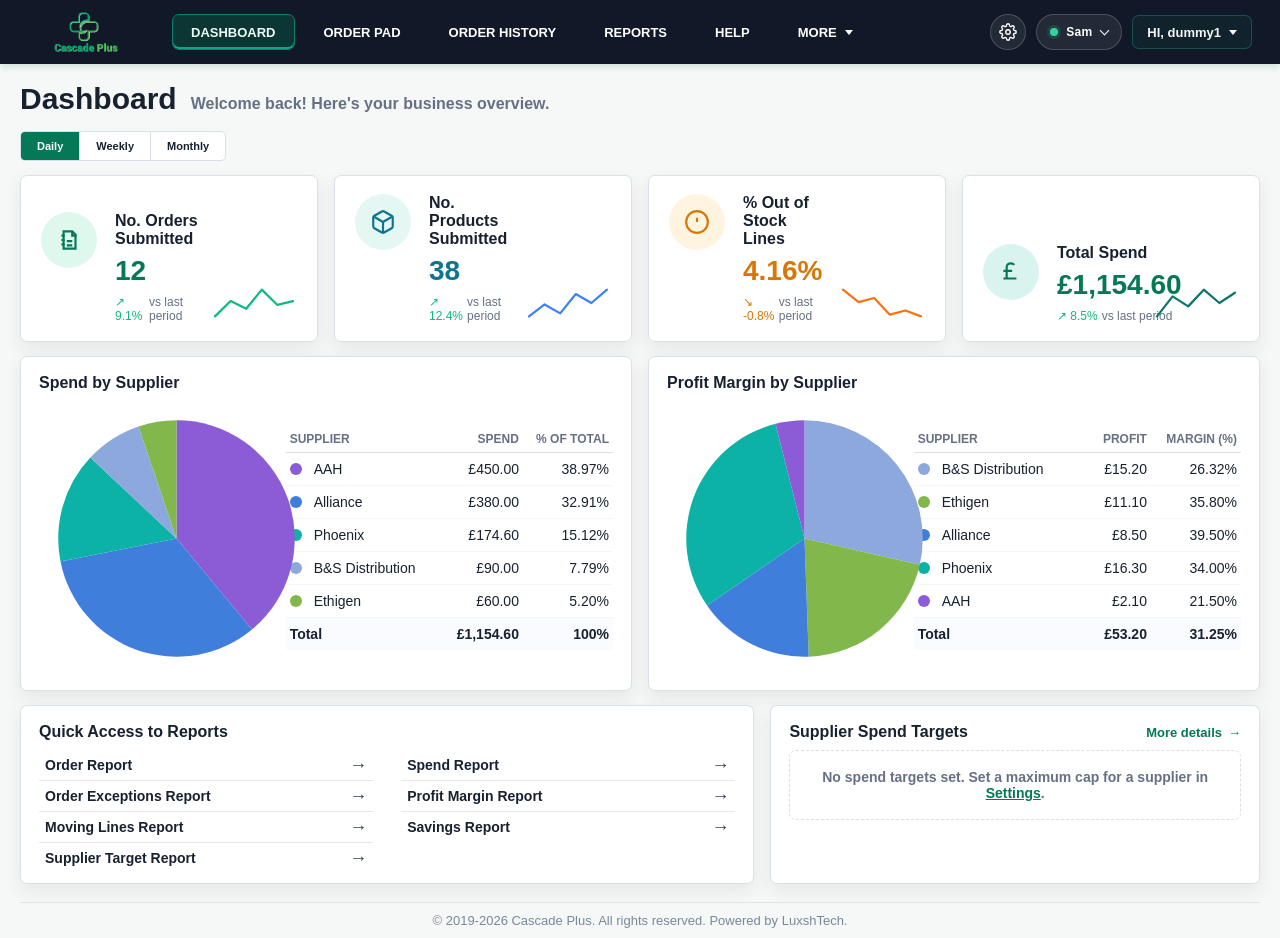
<file: Dashboard.html>
<!doctype html>
<html lang="en">

<head>
  <meta charset="utf-8" />
  <meta name="viewport" content="width=device-width, initial-scale=1" />
  <title>CASCADE Dashboard</title>
  <link rel="stylesheet" href="styles.css" />
  <style>
    /* Dashboard-specific Styles */
    body {
      --dashboard-section-gap: 14px;
      background: #f6f8f7;
      background-attachment: fixed;
      background-size: cover;
      background-position: center bottom;
    }

    /* The Dashboard fills the screen: the pie charts grow with the screen height (250px up to 330px) and the
       two chart cards take any height left over, so the copyright line sits at the bottom of the screen
       with no empty space under it and no scrolling on a full-HD screen. */
    body {
      --pie-size: clamp(250px, calc(100vh - 625px), 330px);
    }

    .app-shell {
      display: flex;
      flex-direction: column;
    }

    .app-shell>.workspace {
      flex: 1 0 auto;
      display: flex;
      flex-direction: column;
      width: 100%;
    }

    .charts-grid {
      flex: 1 0 auto;
    }

    .workspace {
      padding-top: 18px;
      padding-bottom: 10px;
    }

    .site-footer {
      margin-top: 4px;
      padding: 10px 0 0;
    }

    .dashboard-grid {
      display: grid;
      grid-template-columns: repeat(4, 1fr);
      gap: 16px;
      margin-top: 0;
      margin-bottom: var(--dashboard-section-gap);
    }

    .dashboard-card {
      background: #ffffff;
      border: 1px solid var(--line);
      border-radius: 7px;
      padding: 18px 20px;
      box-shadow: 0 7px 18px rgba(23, 33, 47, 0.08);
      display: grid;
      grid-template-columns: minmax(0, 1fr) 82px;
      align-items: end;
      gap: 14px;
      transition: transform 0.2s, box-shadow 0.2s;
      min-height: 118px;
    }

    .dashboard-card:hover {
      transform: translateY(-2px);
      box-shadow: var(--shadow);
    }

    .card-left {
      display: flex;
      gap: 18px;
      align-items: flex-start;
      min-width: 0;
    }

    .card-icon-container {
      width: 56px;
      height: 56px;
      border-radius: 50%;
      display: flex;
      align-items: center;
      justify-content: center;
      flex-shrink: 0;
    }

    .card-icon-container.green {
      background: #dff8ed;
      color: #047857;
    }

    .card-icon-container.blue {
      background: #e5f7f2;
      color: #0e7490;
    }

    .card-icon-container.orange {
      background: #fff4df;
      color: #d97706;
    }

    .card-icon-container.teal {
      background: #d9f4ef;
      color: #047857;
    }

    .card-icon-container svg {
      width: 26px;
      height: 26px;
      stroke-width: 2;
      stroke: currentColor;
      fill: none;
    }

    .card-info {
      display: flex;
      flex-direction: column;
    }

    .card-label {
      font-size: 16px;
      font-weight: 600;
      color: #17212f;
      margin-bottom: 7px;
    }

    .card-value {
      font-size: 28px;
      font-weight: 700;
      margin-bottom: 8px;
      line-height: 1.15;
      letter-spacing: 0;
    }

    #ordersCard .card-value {
      color: #047857;
    }

    #productsCard .card-value {
      color: #0e7490;
    }

    #oosCard .card-value {
      color: #d97706;
    }

    #spendCard .card-value {
      color: #047857;
    }

    .card-trend {
      font-size: 12px;
      font-weight: 500;
      display: flex;
      align-items: center;
      gap: 4px;
    }

    .card-trend.up {
      color: #10b981;
    }

    .card-trend.down {
      color: #d97706;
    }

    .card-trend span {
      color: var(--muted);
      font-weight: 500;
    }

    .card-right {
      width: 78px;
      height: 34px;
      display: flex;
      align-items: center;
      justify-content: flex-end;
      align-self: end;
      margin-bottom: 3px;
    }

    .sparkline-svg {
      width: 100%;
      height: 100%;
      overflow: visible;
    }

    .sparkline-path {
      fill: none;
      stroke-width: 2.2;
      stroke-linecap: round;
      stroke-linejoin: round;
    }

    /* Date controls styling */
    .dashboard-controls {
      display: flex;
      align-items: center;
      gap: 12px;
      margin-bottom: var(--dashboard-section-gap);
    }

    .dashboard-hero-heading {
      display: flex;
      justify-content: flex-start;
      align-items: center;
      gap: 22px;
      margin-bottom: var(--dashboard-section-gap);
    }

    .dashboard-hero-heading .heading-copy {
      align-self: center;
    }

    /* Double column charts grid */
    .charts-grid {
      display: grid;
      grid-template-columns: 1fr 1fr;
      gap: 16px;
      margin-bottom: var(--dashboard-section-gap);
    }

    .chart-card {
      background: #ffffff;
      border: 1px solid var(--line);
      border-radius: 7px;
      padding: 16px 18px 14px;
      box-shadow: 0 7px 18px rgba(23, 33, 47, 0.08);
      display: flex;
      flex-direction: column;
      min-height: 240px;
    }

    .chart-header {
      display: flex;
      justify-content: space-between;
      align-items: center;
      margin-bottom: 8px;
    }

    .chart-title {
      font-size: 16px;
      font-weight: 700;
      color: var(--ink);
      margin: 0;
    }

    .chart-content-row {
      display: grid;
      grid-template-columns: minmax(180px, 0.9fr) minmax(280px, 1.3fr);
      gap: 20px;
      align-items: center;
      flex: 1;
    }

    /* Pie chart SVG styles */
    .pie-wrap {
      position: relative;
      width: var(--pie-size);
      height: var(--pie-size);
      display: flex;
      align-items: center;
      justify-content: center;
      margin: 0 auto;
    }

    .pie-chart {
      width: 100%;
      height: 100%;
      overflow: visible;
    }

    .pie-chart svg {
      overflow: visible;
    }

    .pie-slice {
      cursor: pointer;
      transition: transform 0.2s ease, opacity 0.2s ease;
      transform-origin: 50px 50px;
    }

    .pie-slice:hover {
      opacity: 0.9;
    }

    .pie-slice.is-active {
      opacity: 0.95;
    }

    .pie-tooltip {
      position: absolute;
      pointer-events: none;
      z-index: 10;
      border-radius: 6px;
      padding: 5px 9px;
      color: #fff;
      font-size: 11px;
      font-weight: 700;
      white-space: nowrap;
      box-shadow: 0 6px 16px rgba(0, 0, 0, 0.12);
      opacity: 0;
      transform: translate(-50%, -100%) scale(0.9);
      transition: opacity 0.12s ease, transform 0.12s ease;
    }

    .pie-wrap.is-hovering .pie-tooltip {
      opacity: 1;
      transform: translate(-50%, -100%) scale(1);
    }

    /* Legend Tables */
    .legend-table {
      width: 100%;
      max-width: none;
      justify-self: stretch;
      border-collapse: collapse;
      font-size: 14px;
    }

    .legend-table th {
      text-align: left;
      color: var(--muted);
      font-weight: 700;
      padding: 6px 4px;
      border-bottom: 1px solid var(--line);
      text-transform: uppercase;
      font-size: 12px;
      letter-spacing: 0;
    }

    .legend-table td {
      padding: 8px 4px;
      border-bottom: 1px solid rgba(217, 224, 232, 0.3);
      font-weight: 500;
      color: var(--ink);
    }

    .legend-table th:first-child,
    .legend-table td:first-child {
      width: 45%;
    }

    .legend-table th:not(:first-child),
    .legend-table td:not(:first-child) {
      width: 27.5%;
    }

    .legend-table tr:last-child td {
      border-bottom: 0;
      font-weight: 800;
      border-top: 1px solid var(--line);
      background: #fafbfe;
    }

    .supplier-cell {
      display: flex;
      align-items: center;
      gap: 12px;
    }

    .supplier-color {
      width: 12px;
      height: 12px;
      border-radius: 50%;
      flex-shrink: 0;
    }

    .legend-table .num {
      text-align: right;
    }

    /* Full width line chart */
    .full-width-card {
      background: #ffffff;
      border: 1px solid var(--line);
      border-radius: 7px;
      padding: 18px 20px 12px;
      box-shadow: 0 7px 18px rgba(23, 33, 47, 0.08);
      margin-bottom: var(--dashboard-section-gap);
    }

    .savings-header {
      display: flex;
      justify-content: space-between;
      align-items: center;
      margin-bottom: 10px;
    }

    .segmented-control {
      display: flex;
      background: #ffffff;
      border: 1px solid var(--line);
      border-radius: 5px;
      gap: 0;
      overflow: hidden;
    }

    .segmented-button {
      border: 0;
      background: transparent;
      border-right: 1px solid var(--line);
      padding: 8px 16px;
      border-radius: 0;
      font-size: 11px;
      font-weight: 700;
      color: #17212f;
      cursor: pointer;
      transition: background 0.15s, color 0.15s;
    }

    .segmented-button:last-child {
      border-right: 0;
    }

    .segmented-button.active {
      background: var(--green);
      color: #ffffff;
    }

    .line-chart-container {
      position: relative;
      height: 245px;
      margin-top: 22px;
    }

    .line-chart-svg {
      width: 100%;
      height: 100%;
    }

    .grid-line {
      stroke: rgba(217, 224, 232, 0.65);
      stroke-width: 1;
    }

    .axis-label {
      font-size: 12px;
      font-weight: 600;
      fill: #4b5563;
    }

    .axis-title {
      font-size: 12px;
      font-weight: 600;
      fill: #4b5563;
    }

    .chart-line {
      fill: none;
      stroke: #004b32;
      stroke-width: 2;
      stroke-linecap: round;
      stroke-linejoin: round;
    }

    .chart-area {
      fill: url(#savings-gradient);
    }

    .chart-point {
      fill: #027a52;
      stroke: #ffffff;
      stroke-width: 2;
      cursor: pointer;
      transition: r 0.15s, fill 0.15s;
    }

    .chart-point:hover {
      r: 7;
      fill: var(--green-dark);
      stroke: #ffffff;
    }

    .line-tooltip {
      position: absolute;
      pointer-events: none;
      background: #111827;
      color: #fff;
      padding: 6px 10px;
      border-radius: 6px;
      font-size: 11px;
      font-weight: 700;
      white-space: nowrap;
      box-shadow: 0 4px 12px rgba(0, 0, 0, 0.15);
      display: none;
      transform: translate(-50%, -100%);
      margin-top: -10px;
      z-index: 10;
    }

    /* Bottom row: Quick Access to Reports (wide, report names in two columns) and Supplier Spend Targets. */
    .dashboard-bottom {
      display: grid;
      grid-template-columns: minmax(0, 1.5fr) minmax(320px, 1fr);
      gap: 16px;
      align-items: stretch;
      margin-bottom: var(--dashboard-section-gap);
    }

    .target-card,
    .quick-reports-panel {
      min-width: 0;
      background: #ffffff;
      border: 1px solid var(--line);
      border-radius: 7px;
      box-shadow: 0 7px 18px rgba(23, 33, 47, 0.08);
    }

    .target-card {
      padding: 16px 18px 10px;
    }

    /* Title and More details on one line, the same height as the Quick Access heading. */
    .target-card-header {
      display: flex;
      justify-content: space-between;
      align-items: baseline;
      gap: 12px;
      margin-bottom: 8px;
    }

    .target-more {
      display: inline-flex;
      align-items: center;
      gap: 6px;
      color: var(--green);
      font-size: 13px;
      font-weight: 700;
      text-decoration: none;
      white-space: nowrap;
    }

    .target-more:hover,
    .target-more:focus-visible {
      text-decoration: underline;
      outline: 0;
    }

    /* Supplier Spend Targets and Quick Access each show 4 rows at a time; any more scroll.
       A row is 20px text + 5px padding above and below, with a 1px line between rows, so the bottom row
       is about as tall as the old Quick Access panel and the Dashboard fits a 1920 x 1080 screen. */
    .dashboard-bottom {
      --bottom-row-height: 30px;
      --bottom-list-height: calc(var(--bottom-row-height) * 4 + 3px);
    }

    .target-scroll,
    .quick-reports-scroll {
      max-height: var(--bottom-list-height);
      overflow-y: auto;
      scrollbar-width: thin;
    }

    /* Sits at the bottom of its card, so its rows line up with the Spend Targets rows. */
    .quick-reports-scroll {
      margin-top: auto;
    }

    .target-list {
      margin: 0;
      padding: 0;
      list-style: none;
    }

    .target-list li+li {
      border-top: 1px solid rgba(217, 224, 232, 0.6);
    }

    .target-row {
      display: grid;
      grid-template-columns: minmax(110px, 170px) minmax(0, 1fr) 46px;
      align-items: center;
      gap: 14px;
      border-radius: 6px;
      padding: 5px 6px;
      color: var(--ink);
      font-size: 14px;
      line-height: 20px;
      text-decoration: none;
    }

    .target-row:hover,
    .target-row:focus-visible {
      background: #f6fffb;
      outline: 0;
    }

    .target-name {
      overflow: hidden;
      font-weight: 600;
      text-overflow: ellipsis;
      white-space: nowrap;
    }

    .target-bar {
      position: relative;
      height: 8px;
      overflow: hidden;
      border: 1px solid var(--line);
      border-radius: 999px;
      background: #f1f5f9;
    }

    .target-bar i {
      position: absolute;
      inset: 0 auto 0 0;
      border-radius: 999px;
      background: #10b981;
    }

    .target-bar i.warn {
      background: #eab308;
    }

    .target-bar i.over {
      background: #f97316;
    }

    .target-percent {
      font-weight: 700;
      font-variant-numeric: tabular-nums;
      text-align: right;
    }

    .target-empty {
      margin: 8px 0 6px;
      border: 1px dashed var(--line);
      border-radius: 7px;
      padding: 18px;
      color: var(--muted);
      font-size: 14px;
      font-weight: 600;
      text-align: center;
    }

    .target-empty a {
      color: var(--green);
      font-weight: 700;
    }

    .quick-reports-panel {
      display: flex;
      flex-direction: column;
      padding: 16px 18px 10px;
    }

    .quick-reports-panel h2 {
      margin: 0 0 8px;
      color: var(--ink);
      font-size: 16px;
      line-height: 1.25;
      font-weight: 700;
    }


    /* Two columns, filled across: 4 rows hold 8 reports before the list scrolls. */
    .quick-reports-list {
      display: grid;
      grid-template-columns: repeat(2, minmax(0, 1fr));
      column-gap: 28px;
      margin: 0;
      padding: 0;
      list-style: none;
    }

    .quick-reports-list li {
      border-top: 1px solid #e5e7eb;
    }

    .quick-reports-list li:nth-child(-n+2) {
      border-top: 0;
    }

    .quick-report-link {
      display: flex;
      align-items: center;
      gap: 8px;
      border-radius: 6px;
      padding: 5px 6px;
      color: #17212f;
      font-size: 14px;
      font-weight: 700;
      line-height: 20px;
      text-decoration: none;
      transition: background 150ms ease, box-shadow 150ms ease;
    }

    .quick-report-link:hover,
    .quick-report-link:focus-visible {
      background: #fbfdff;
      box-shadow: inset 0 0 0 1px #cfd6df;
      outline: 0;
    }

    .quick-report-arrow {
      margin-left: auto;
      color: #344054;
      font-size: 18px;
      line-height: 1;
    }

    .quick-report-badge {
      min-height: 20px;
      border-radius: 999px;
      padding: 0 8px;
      display: inline-flex;
      align-items: center;
      color: #fff;
      background: #7e22ce;
      font-size: 10px;
      font-weight: 600;
    }

    /* Anim for elements */
    .pie-slice {
      animation: drawSlice 0.5s ease forwards;
    }

    @keyframes drawSlice {
      from {
        stroke-dasharray: 0 300;
      }
    }

    /* Responsive */
    @media (max-width: 1200px) {
      .dashboard-grid {
        grid-template-columns: repeat(2, 1fr);
      }

      .charts-grid {
        grid-template-columns: 1fr;
      }

      .dashboard-bottom {
        grid-template-columns: 1fr;
      }
    }

    @media (max-width: 640px) {
      .dashboard-grid {
        grid-template-columns: 1fr;
      }

      .chart-content-row {
        grid-template-columns: 1fr;
        gap: 16px;
      }

      .page-heading {
        flex-direction: column;
        align-items: flex-start;
        gap: 12px;
      }

      .dashboard-hero-heading {
        align-items: flex-start;
      }

      .target-row {
        grid-template-columns: minmax(90px, 120px) minmax(0, 1fr) 42px;
        gap: 10px;
      }

      .quick-reports-list {
        grid-template-columns: 1fr;
      }

      .quick-reports-list li:nth-child(2) {
        border-top: 1px solid #e5e7eb;
      }
    }
  </style>
  <link rel="stylesheet" href="navigation.css" />
</head>

<body>
  <div class="app-shell">
    <header class="topbar">
      <a class="brand" href="Dashboard.html" aria-label="CASCADE home">
        <img class="brand-logo" src="logo.png" alt="CASCADE Plus" />
      </a>
      <nav class="main-nav" aria-label="Primary">
        <a class="active" href="Dashboard.html" aria-current="page">Dashboard</a>
        <a href="index.html">Order Pad</a>
        <a href="history.html">Order History</a>
        <a href="report.html">Reports</a>
        <a href="help.html">Help</a>
        <div class="nav-more">
          <button class="more-toggle" type="button" aria-haspopup="true" aria-expanded="false">More</button>
          <div class="more-menu" role="menu">
            <a href="pending.html" role="menuitem">Pending Order</a>
            <a href="outofstock.html" role="menuitem">Out Of Stock</a>
            <a href="settings.html" role="menuitem">Settings</a>
          </div>
        </div>
      </nav>
      <div class="account-menu">
        <button class="profile-button" type="button" aria-haspopup="true" aria-expanded="false">HI, dummy1</button>
        <div class="account-dropdown" role="menu">
          <button class="account-menu-item" type="button" role="menuitem">
            <svg viewBox="0 0 24 24" aria-hidden="true">
              <path d="M3 11.5 12 4l9 7.5"></path>
              <path d="M5.5 10.5V20h13v-9.5"></path>
              <path d="M9.5 17h5"></path>
              <path d="M9 14h2"></path>
              <path d="M13 14h2"></path>
            </svg>
            Reset Password
          </button>
          <span class="account-menu-separator" aria-hidden="true"></span>
          <button class="account-menu-item" type="button" role="menuitem">
            <svg viewBox="0 0 24 24" aria-hidden="true">
              <circle cx="7.5" cy="16.5" r="3"></circle>
              <path d="m10 14 7.5-7.5"></path>
              <path d="m15.5 8.5 2 2"></path>
              <path d="m18 6 2 2"></path>
            </svg>
            Log Out
          </button>
        </div>
      </div>
    </header>

    <main class="workspace">
      <section class="page-heading dashboard-hero-heading" aria-labelledby="pageTitle">
        <div class="heading-copy">
          <h1 id="pageTitle">Dashboard</h1>
          <p class="subheading">Welcome back! Here's your business overview.</p>
        </div>
      </section>

      <div class="dashboard-controls">
        <div class="segmented-control" id="dashboardRangeToggle" role="tablist" aria-label="Select dashboard period">
          <button class="segmented-button active" type="button" role="tab" aria-selected="true"
            data-range="today">Daily</button>
          <button class="segmented-button" type="button" role="tab" aria-selected="false"
            data-range="last7">Weekly</button>
          <button class="segmented-button" type="button" role="tab" aria-selected="false"
            data-range="thisMonth">Monthly</button>
        </div>
      </div>

      <!-- KPI Metrics Cards Row -->
      <section class="dashboard-grid" aria-label="Key Performance Indicators">
        <!-- Card 1: Orders -->
        <article class="dashboard-card" id="ordersCard">
          <div class="card-left">
            <div class="card-icon-container green" aria-hidden="true">
              <svg viewBox="0 0 24 24">
                <path d="M7 4h8l3 3v13H7z"></path>
                <path d="M15 4v4h4"></path>
                <path d="M10 13h5M10 17h5"></path>
                <path d="M5 8h3M5 12h3M5 16h3"></path>
              </svg>
            </div>
            <div class="card-info">
              <span class="card-label">No. Orders Submitted</span>
              <strong class="card-value" id="ordersVal">0</strong>
              <div class="card-trend up" id="ordersTrend">
                <span>vs last period</span>
              </div>
            </div>
          </div>
          <div class="card-right" id="ordersSparkline"></div>
        </article>

        <!-- Card 2: Products -->
        <article class="dashboard-card" id="productsCard">
          <div class="card-left">
            <div class="card-icon-container blue" aria-hidden="true">
              <svg viewBox="0 0 24 24">
                <path
                  d="M21 16V8a2 2 0 0 0-1-1.73l-7-4a2 2 0 0 0-2 0l-7 4A2 2 0 0 0 3 8v8a2 2 0 0 0 1 1.73l7 4a2 2 0 0 0 2 0l7-4A2 2 0 0 0 21 16Z" />
                <polyline points="3.27 6.96 12 12.01 20.73 6.96" />
                <line x1="12" y1="22.08" x2="12" y2="12" />
              </svg>
            </div>
            <div class="card-info">
              <span class="card-label">No. Products Submitted</span>
              <strong class="card-value" id="productsVal">0</strong>
              <div class="card-trend up" id="productsTrend">
                <span>vs last period</span>
              </div>
            </div>
          </div>
          <div class="card-right" id="productsSparkline"></div>
        </article>

        <!-- Card 3: Out Of Stock -->
        <article class="dashboard-card" id="oosCard">
          <div class="card-left">
            <div class="card-icon-container orange" aria-hidden="true">
              <svg viewBox="0 0 24 24">
                <circle cx="12" cy="12" r="10" />
                <line x1="12" y1="8" x2="12" y2="12" />
                <line x1="12" y1="16" x2="12.01" y2="16" />
              </svg>
            </div>
            <div class="card-info">
              <span class="card-label">% Out of Stock Lines</span>
              <strong class="card-value" id="oosVal">0.00%</strong>
              <div class="card-trend down" id="oosTrend">
                <span>vs last period</span>
              </div>
            </div>
          </div>
          <div class="card-right" id="oosSparkline"></div>
        </article>

        <!-- Card 4: Total Spend -->
        <article class="dashboard-card" id="spendCard">
          <div class="card-left">
            <div class="card-icon-container teal" aria-hidden="true">
              <svg viewBox="0 0 24 24">
                <path d="M15 5.5c-.7-1-1.8-1.5-3.2-1.5C9.7 4 8 5.4 8 7.5V18"></path>
                <path d="M5 11h8M5 18h12"></path>
              </svg>
            </div>
            <div class="card-info">
              <span class="card-label">Total Spend</span>
              <strong class="card-value" id="spendVal">£0.00</strong>
              <div class="card-trend up" id="spendTrend">
                <span>vs last period</span>
              </div>
            </div>
          </div>
          <div class="card-right" id="spendSparkline"></div>
        </article>
      </section>

      <!-- Charts Section (Spend and Profit Pie Charts) -->
      <section class="charts-grid" aria-label="Distributions Analysis">
        <!-- Spend by Supplier Card -->
        <article class="chart-card">
          <div class="chart-header">
            <h2 class="chart-title">Spend by Supplier</h2>
          </div>
          <div class="chart-content-row">
            <div class="pie-wrap" id="spendPieWrap">
              <div id="spendPieChart" class="pie-chart" role="img" aria-label="Spend by supplier pie chart"></div>
              <div id="spendPieTooltip" class="pie-tooltip" role="status"></div>
            </div>
            <table class="legend-table" id="spendTable">
              <thead>
                <tr>
                  <th>Supplier</th>
                  <th class="num">Spend</th>
                  <th class="num">% of Total</th>
                </tr>
              </thead>
              <tbody id="spendTableBody"></tbody>
            </table>
          </div>
        </article>

        <!-- Profit Margin by Supplier Card -->
        <article class="chart-card">
          <div class="chart-header">
            <h2 class="chart-title">Profit Margin by Supplier</h2>
          </div>
          <div class="chart-content-row">
            <div class="pie-wrap" id="profitPieWrap">
              <div id="profitPieChart" class="pie-chart" role="img" aria-label="Profit margin by supplier pie chart">
              </div>
              <div id="profitPieTooltip" class="pie-tooltip" role="status"></div>
            </div>
            <table class="legend-table" id="profitTable">
              <thead>
                <tr>
                  <th>Supplier</th>
                  <th class="num">Profit</th>
                  <th class="num">Margin (%)</th>
                </tr>
              </thead>
              <tbody id="profitTableBody"></tbody>
            </table>
          </div>
        </article>
      </section>

      <div class="dashboard-bottom">
        <!-- Quick Access to Reports (wide, report names in two columns) left; Supplier Spend Targets right. -->
        <section class="quick-reports-panel" aria-labelledby="quickReportsTitle">
          <h2 id="quickReportsTitle">Quick Access to Reports</h2>
          <div class="quick-reports-scroll" tabindex="0" aria-label="Reports">
            <ul class="quick-reports-list">
              <li><a class="quick-report-link" href="Order_Report.html">Order Report<span class="quick-report-arrow" aria-hidden="true">&rarr;</span></a></li>
              <li><a class="quick-report-link" href="spend_report.html">Spend Report<span class="quick-report-arrow" aria-hidden="true">&rarr;</span></a></li>
              <li><a class="quick-report-link" href="oosreport.html">Order Exceptions Report<span class="quick-report-arrow" aria-hidden="true">&rarr;</span></a></li>
              <li><a class="quick-report-link" href="profit.html">Profit Margin Report<span class="quick-report-arrow" aria-hidden="true">&rarr;</span></a></li>
              <li><a class="quick-report-link" href="moving.html">Moving Lines Report<span class="quick-report-arrow" aria-hidden="true">&rarr;</span></a></li>
              <li><a class="quick-report-link" href="savings.html">Savings Report<span class="quick-report-arrow" aria-hidden="true">&rarr;</span></a></li>
              <li><a class="quick-report-link" href="supplier-target-report.html">Supplier Target Report<span class="quick-report-arrow" aria-hidden="true">&rarr;</span></a></li>
            </ul>
          </div>
        </section>

        <!-- Supplier Spend Targets: each supplier with a cap running now and how much of it is used. -->
        <section class="target-card" aria-labelledby="targetCardTitle">
          <div class="target-card-header">
            <h2 class="chart-title" id="targetCardTitle">Supplier Spend Targets</h2>
            <a class="target-more" href="supplier-target-report.html">More details <span aria-hidden="true">&rarr;</span></a>
          </div>
          <div id="targetCardBody"></div>
        </section>
      </div>

      <footer class="site-footer">© 2019-2026 Cascade Plus. All rights reserved. Powered by LuxshTech.</footer>
    </main>
  </div>

  <script src="account-menu.js"></script>
  <script src="orderhistory-data.js"></script>
  <script src="supplier-targets.js"></script>
  <script>
    // Supplier Spend Targets card: supplier and used of cap; a row or More details opens the report.
    (function renderSupplierTargetCard() {
      const targets = window.CascadeSupplierTargets;
      const body = document.querySelector("#targetCardBody");
      if (!targets || !body) return;
      const escapeHtml = (value) => String(value ?? "").replace(/[&<>"']/g, (char) => ({ "&": "&amp;", "<": "&lt;", ">": "&gt;", '"': "&quot;", "'": "&#39;" }[char]));
      const rows = targets.currentProgress();
      if (!rows.length) {
        body.innerHTML = `<p class="target-empty">${targets.getTargets().length
          ? "No spend targets are running in their current period."
          : 'No spend targets set. Set a maximum cap for a supplier in <a href="settings.html#supplierTargets">Settings</a>.'}</p>`;
        return;
      }
      body.innerHTML = `<div class="target-scroll" ${rows.length > 4 ? 'tabindex="0" aria-label="Supplier spend targets"' : ""}><ul class="target-list">${rows.map((row) => {
        const tone = row.tone === "good" ? "" : row.tone;
        return `<li><a class="target-row" href="${targets.reportUrl(row.supplierId)}" aria-label="${escapeHtml(row.supplier)}, ${Math.round(row.percent)}% of cap used, ${escapeHtml(row.statusLabel)}">
          <span class="target-name">${escapeHtml(row.supplier)}</span>
          <span class="target-bar" aria-hidden="true"><i class="${tone}" style="width:${Math.min(100, row.percent).toFixed(1)}%"></i></span>
          <span class="target-percent">${Math.round(row.percent)}%</span>
        </a></li>`;
      }).join("")}</ul></div>`;
    })();
  </script>
  <script>
    const supplierColours = {
      "AAH": "#8b5cd6",
      "Alliance": "#3f7edb",
      "Phoenix": "#0cb2a6",
      "B&S Distribution": "#8da8dc",
      "Ethigen": "#82b84b",
      "OTC Direct": "#f0ad4e"
    };
    const colours = ["#8b5cd6", "#3f7edb", "#0cb2a6", "#8da8dc", "#82b84b", "#f0ad4e", "#e36b73", "#63748b"];

    // Dashboard Data Model
    const dashboardData = {
      today: {
        dateLabel: "03 Jul 2026",
        cards: {
          orders: { val: "12", trend: "↗ 9.1%", spark: [8, 12, 10, 15, 11, 12] },
          products: { val: "38", trend: "↗ 12.4%", spark: [20, 28, 22, 35, 29, 38] },
          oos: { val: "4.16%", trend: "↘ -0.8%", spark: [4.8, 4.5, 4.6, 4.2, 4.3, 4.16], isDown: true },
          spend: { val: "£1,154.60", trend: "↗ 8.5%", spark: [800, 1100, 950, 1200, 1000, 1154.6] }
        },
        spendSuppliers: [
          { supplier: "AAH", spend: 450.00, percent: "38.97%" },
          { supplier: "Alliance", spend: 380.00, percent: "32.91%" },
          { supplier: "Phoenix", spend: 174.60, percent: "15.12%" },
          { supplier: "B&S Distribution", spend: 90.00, percent: "7.79%" },
          { supplier: "Ethigen", spend: 60.00, percent: "5.20%" }
        ],
        profitSuppliers: [
          { supplier: "B&S Distribution", profit: 15.20, margin: "26.32%" },
          { supplier: "Ethigen", profit: 11.10, margin: "35.80%" },
          { supplier: "Alliance", profit: 8.50, margin: "39.50%" },
          { supplier: "Phoenix", profit: 16.30, margin: "34.00%" },
          { supplier: "AAH", profit: 2.10, margin: "21.50%" }
        ],
        savings: {
          xAxis: ["08:00", "10:00", "12:00", "14:00", "16:00", "18:00"],
          values: [35, 75, 45, 110, 80, 150],
          yMax: 200,
          yLabels: ["£0", "£50", "£100", "£150", "£200"]
        }
      },
      yesterday: {
        dateLabel: "02 Jul 2026",
        cards: {
          orders: { val: "11", trend: "↘ -8.3%", spark: [12, 10, 11, 9, 12, 11], isDown: true },
          products: { val: "34", trend: "↘ -10.5%", spark: [38, 30, 32, 28, 35, 34], isDown: true },
          oos: { val: "4.20%", trend: "↗ 0.1%", spark: [4.16, 4.3, 4.25, 4.35, 4.18, 4.2], isDown: false },
          spend: { val: "£1,064.20", trend: "↘ -7.8%", spark: [1154, 980, 1020, 910, 1100, 1064], isDown: true }
        },
        spendSuppliers: [
          { supplier: "AAH", spend: 420.00, percent: "39.47%" },
          { supplier: "Alliance", spend: 340.00, percent: "31.95%" },
          { supplier: "Phoenix", spend: 164.20, percent: "15.43%" },
          { supplier: "B&S Distribution", spend: 85.00, percent: "7.99%" },
          { supplier: "Ethigen", spend: 55.00, percent: "5.17%" }
        ],
        profitSuppliers: [
          { supplier: "B&S Distribution", profit: 14.50, margin: "26.00%" },
          { supplier: "Ethigen", profit: 10.50, margin: "35.00%" },
          { supplier: "Alliance", profit: 8.00, margin: "39.00%" },
          { supplier: "Phoenix", profit: 15.50, margin: "34.00%" },
          { supplier: "AAH", profit: 2.00, margin: "21.00%" }
        ],
        savings: {
          xAxis: ["08:00", "10:00", "12:00", "14:00", "16:00", "18:00"],
          values: [30, 65, 55, 95, 70, 130],
          yMax: 200,
          yLabels: ["£0", "£50", "£100", "£150", "£200"]
        }
      },
      last7: {
        dateLabel: "27 Jun 2026 - 03 Jul 2026",
        cards: {
          orders: { val: "148", trend: "↗ 8.2%", spark: [20, 18, 25, 22, 28, 24, 30] },
          products: { val: "562", trend: "↗ 5.1%", spark: [75, 68, 85, 79, 90, 81, 98] },
          oos: { val: "5.24%", trend: "↘ -0.5%", spark: [5.8, 5.7, 5.5, 5.6, 5.4, 5.3, 5.24], isDown: true },
          spend: { val: "£4,956.60", trend: "↗ 9.7%", spark: [650, 610, 780, 710, 820, 750, 900] }
        },
        spendSuppliers: [
          { supplier: "AAH", spend: 1850.33, percent: "37.33%" },
          { supplier: "Alliance", spend: 1620.13, percent: "32.69%" },
          { supplier: "Phoenix", spend: 780.53, percent: "15.75%" },
          { supplier: "B&S Distribution", spend: 385.55, percent: "7.78%" },
          { supplier: "Ethigen", spend: 320.06, percent: "6.46%" }
        ],
        profitSuppliers: [
          { supplier: "B&S Distribution", profit: 65.42, margin: "32.77%" },
          { supplier: "Ethigen", profit: 52.40, margin: "36.18%" },
          { supplier: "Alliance", profit: 39.95, margin: "39.30%" },
          { supplier: "Phoenix", profit: 78.68, margin: "34.80%" },
          { supplier: "AAH", profit: 10.39, margin: "21.77%" }
        ],
        savings: {
          xAxis: ["Mon", "Tue", "Wed", "Thu", "Fri", "Sat", "Sun"],
          values: [350, 480, 420, 650, 550, 800, 650],
          yMax: 1000,
          yLabels: ["£0", "£250", "£500", "£750", "£1,000"]
        }
      },
      thisMonth: {
        dateLabel: "01 Jul 2026 - 14 Jul 2026",
        cards: {
          orders: { val: "1,248", trend: "↗ 12.5% vs last 14 days", spark: [80, 95, 85, 105, 90, 110, 95, 120, 115, 100, 110, 105, 125, 135] },
          products: { val: "3,562", trend: "↗ 8.3% vs last 14 days", spark: [250, 290, 270, 310, 280, 330, 290, 350, 340, 300, 320, 310, 360, 370] },
          oos: { val: "6.42%", trend: "↘ -1.3% vs last 14 days", spark: [6.8, 6.7, 6.9, 6.6, 6.5, 6.62, 6.55, 6.48, 6.45, 6.52, 6.49, 6.47, 6.43, 6.42], isDown: true },
          spend: { val: "£33,956.60", trend: "↗ 10.7% vs last 14 days", spark: [2200, 2500, 2300, 2700, 2400, 2900, 2600, 3100, 3000, 2700, 2900, 2800, 3300, 3400] }
        },
        spendSuppliers: [
          { supplier: "AAH", spend: 12222.33, percent: "35.99%" },
          { supplier: "Alliance", spend: 11298.13, percent: "33.27%" },
          { supplier: "Phoenix", spend: 5403.53, percent: "15.91%" },
          { supplier: "B&S Distribution", spend: 2636.55, percent: "7.76%" },
          { supplier: "Ethigen", spend: 2396.06, percent: "7.06%" }
        ],
        profitSuppliers: [
          { supplier: "B&S Distribution", profit: 450.42, margin: "32.77%" },
          { supplier: "Ethigen", profit: 360.40, margin: "36.18%" },
          { supplier: "Alliance", profit: 275.95, margin: "39.30%" },
          { supplier: "Phoenix", profit: 544.68, margin: "34.80%" },
          { supplier: "AAH", profit: 71.39, margin: "21.77%" }
        ],
        savings: {
          xAxis: ["Week 1", "Week 2", "Week 3", "Week 4", "Week 5"],
          values: [4650, 5800, 5100, 6900, 7400],
          yMax: 8000,
          yLabels: ["£0", "£2,000", "£4,000", "£6,000", "£8,000"]
        }
      },
      previousMonth: {
        dateLabel: "01 Jun 2026 - 30 Jun 2026",
        cards: {
          orders: { val: "2,450", trend: "↗ 5.8% vs May", spark: [70, 75, 80, 78, 82, 85, 90, 88, 92, 95] },
          products: { val: "7,120", trend: "↗ 4.2% vs May", spark: [200, 210, 220, 215, 230, 235, 245, 240, 250, 255] },
          oos: { val: "7.12%", trend: "↗ 0.4% vs May", spark: [6.9, 7.0, 7.1, 7.05, 7.15, 7.2, 7.18, 7.14, 7.16, 7.12], isDown: false },
          spend: { val: "£68,420.50", trend: "↗ 6.7% vs May", spark: [6000, 6200, 6500, 6300, 6700, 6800, 7100, 6900, 7200, 7400] }
        },
        spendSuppliers: [
          { supplier: "AAH", spend: 25120.30, percent: "36.71%" },
          { supplier: "Alliance", spend: 22410.80, percent: "32.75%" },
          { supplier: "Phoenix", spend: 10850.40, percent: "15.86%" },
          { supplier: "B&S Distribution", spend: 5120.00, percent: "7.48%" },
          { supplier: "Ethigen", spend: 4919.00, percent: "7.19%" }
        ],
        profitSuppliers: [
          { supplier: "B&S Distribution", profit: 915.20, margin: "33.10%" },
          { supplier: "Ethigen", profit: 785.40, margin: "35.80%" },
          { supplier: "Alliance", profit: 590.25, margin: "38.50%" },
          { supplier: "Phoenix", profit: 1120.68, margin: "34.10%" },
          { supplier: "AAH", profit: 180.12, margin: "22.10%" }
        ],
        savings: {
          xAxis: ["05 Jun", "10 Jun", "15 Jun", "20 Jun", "25 Jun", "30 Jun"],
          values: [1100, 1450, 1250, 1700, 1500, 1950],
          yMax: 2000,
          yLabels: ["£0", "£500", "£1,000", "£1,500", "£2,000"]
        }
      }
    };

    // Helper functions
    const byId = (id) => document.getElementById(id);
    const formatCurrency = new Intl.NumberFormat("en-GB", { style: "currency", currency: "GBP", minimumFractionDigits: 2 }).format;
    const formatNumber = new Intl.NumberFormat("en-GB", { minimumFractionDigits: 2, maximumFractionDigits: 2 }).format;

    // SVG arc details for Pie slice
    function pointOnCircle(percent, radius = 43) {
      const angle = (percent * 3.6 - 90) * Math.PI / 180;
      return { x: 50 + radius * Math.cos(angle), y: 50 + radius * Math.sin(angle) };
    }

    function describeSlice(start, end) {
      if (end - start >= 100) {
        // Special case for complete circle (e.g. 100%)
        return `M 50 50 m -43 0 a 43 43 0 1 0 86 0 a 43 43 0 1 0 -86 0`;
      }
      const startPoint = pointOnCircle(start);
      const endPoint = pointOnCircle(end);
      const largeArc = end - start > 50 ? 1 : 0;
      return `M 50 50 L ${startPoint.x.toFixed(3)} ${startPoint.y.toFixed(3)} A 43 43 0 ${largeArc} 1 ${endPoint.x.toFixed(3)} ${endPoint.y.toFixed(3)} Z`;
    }

    function supplierColour(supplier, fallbackIndex = 0) {
      return supplierColours[supplier] || colours[fallbackIndex % colours.length];
    }

    // Sparkline Path Generator
    function drawSparkline(data, color) {
      if (!data || data.length < 2) return "";
      const width = 76;
      const height = 32;
      const min = Math.min(...data);
      const max = Math.max(...data);
      const range = max - min || 1;
      const points = data.map((val, i) => {
        const x = (i / (data.length - 1)) * width;
        const y = height - ((val - min) / range) * (height - 6) - 3;
        return `${x.toFixed(1)},${y.toFixed(1)}`;
      }).join(" ");
      return `<svg class="sparkline-svg" viewBox="0 0 ${width} ${height}"><polyline class="sparkline-path" points="${points}" stroke="${color}" fill="none"/></svg>`;
    }

    // Render Metrics Cards
    function renderCards(cards) {
      // Orders
      byId("ordersVal").textContent = cards.orders.val;
      byId("ordersSparkline").innerHTML = drawSparkline(cards.orders.spark, "#10b981");
      updateTrend("ordersTrend", cards.orders.trend, cards.orders.isDown);

      // Products
      byId("productsVal").textContent = cards.products.val;
      byId("productsSparkline").innerHTML = drawSparkline(cards.products.spark, "#3b82f6");
      updateTrend("productsTrend", cards.products.trend, cards.products.isDown);

      // Out of Stock
      byId("oosVal").textContent = cards.oos.val;
      byId("oosSparkline").innerHTML = drawSparkline(cards.oos.spark, "#f97316");
      updateTrend("oosTrend", cards.oos.trend, cards.oos.isDown);

      // Spend
      byId("spendVal").textContent = cards.spend.val;
      byId("spendSparkline").innerHTML = drawSparkline(cards.spend.spark, "#0f766e");
      updateTrend("spendTrend", cards.spend.trend, cards.spend.isDown);
    }

    function updateTrend(id, trendText, isDown) {
      const container = byId(id);
      container.className = `card-trend ${isDown ? "down" : "up"}`;
      const trendSymbol = isDown ? "&#8600;" : "&#8599;";
      const trendValue = trendText.replace(/^[^\d-]+/, "").replace(/\s+vs\s+.+$/i, "");
      container.innerHTML = `${trendSymbol} ${trendValue} <span>vs last period</span>`;
    }

    // Render Pie Chart Helper
    function drawPie(chartId, tooltipId, wrapId, rows, isProfit = false) {
      const chartEl = byId(chartId);
      const tooltipEl = byId(tooltipId);
      const wrapEl = byId(wrapId);
      chartEl.innerHTML = "";

      const valueKey = isProfit ? "profit" : "spend";
      const total = rows.reduce((sum, row) => sum + row[valueKey], 0);
      let progress = 0;
      const slices = rows.map((row, index) => {
        const start = progress;
        const slicePercent = (row[valueKey] / total) * 100;
        progress += slicePercent;
        return {
          label: row.supplier,
          percent: slicePercent,
          start,
          end: progress,
          mid: (start + progress) / 2,
          color: supplierColour(row.supplier, index)
        };
      });

      chartEl.innerHTML = `
        <svg viewBox="0 0 100 100" aria-hidden="true">
          ${slices.map((slice, index) => `
            <path class="pie-slice" 
                  data-index="${index}" 
                  d="${describeSlice(slice.start, slice.end)}" 
                  fill="${slice.color}" 
                  style="animation-delay:${index * 55}ms">
            </path>
          `).join("")}
        </svg>
      `;

      // Pointer interactive tooltips
      function updateTooltip(event) {
        const rect = chartEl.getBoundingClientRect();
        const x = event.clientX - rect.left - rect.width / 2;
        const y = event.clientY - rect.top - rect.height / 2;
        const distance = Math.sqrt(x * x + y * y);
        if (distance > rect.width / 2) {
          wrapEl.classList.remove("is-hovering");
          return;
        }
        const angle = (Math.atan2(y, x) * 180 / Math.PI + 450) % 360;
        const percent = (angle / 360) * 100;
        const slice = slices.find((item) => percent >= item.start && percent <= item.end) || slices[slices.length - 1];

        // Highlight slice
        document.querySelectorAll(`#${chartId} .pie-slice`).forEach((path, idx) => {
          const active = slices[idx] === slice;
          path.classList.toggle("is-active", active);
          if (!active) {
            path.removeAttribute("transform");
            return;
          }
          const sliceAngle = (slice.mid * 3.6 - 90) * Math.PI / 180;
          path.setAttribute("transform", `translate(${(Math.cos(sliceAngle) * 5).toFixed(2)} ${(Math.sin(sliceAngle) * 5).toFixed(2)})`);
        });

        const tooltipAngle = (slice.mid * 3.6 - 90) * Math.PI / 180;
        tooltipEl.textContent = `${slice.label}: ${slice.percent.toFixed(2)}%`;
        tooltipEl.style.left = `${rect.width / 2 + Math.cos(tooltipAngle) * rect.width * 0.3}px`;
        tooltipEl.style.top = `${rect.height / 2 + Math.sin(tooltipAngle) * rect.height * 0.3}px`;
        tooltipEl.style.background = slice.color;
        wrapEl.classList.add("is-hovering");
      }

      chartEl.addEventListener("pointermove", updateTooltip);
      chartEl.addEventListener("pointerleave", () => {
        wrapEl.classList.remove("is-hovering");
        document.querySelectorAll(`#${chartId} .pie-slice`).forEach((path) => {
          path.classList.remove("is-active");
          path.removeAttribute("transform");
        });
      });
    }

    // Render Tables
    function renderTables(data) {
      // Spend table
      let spendHtml = "";
      let spendSum = 0;
      data.spendSuppliers.forEach((row, index) => {
        spendSum += row.spend;
        spendHtml += `
          <tr>
            <td>
              <div class="supplier-cell">
                <span class="supplier-color" style="background:${supplierColour(row.supplier, index)}"></span>
                <span>${row.supplier}</span>
              </div>
            </td>
            <td class="num">${formatCurrency(row.spend)}</td>
            <td class="num">${row.percent}</td>
          </tr>
        `;
      });
      spendHtml += `
        <tr>
          <td><strong>Total</strong></td>
          <td class="num"><strong>${formatCurrency(spendSum)}</strong></td>
          <td class="num"><strong>100%</strong></td>
        </tr>
      `;
      byId("spendTableBody").innerHTML = spendHtml;

      // Profit table
      let profitHtml = "";
      let profitSum = 0;
      let totalMargin = 0;
      data.profitSuppliers.forEach((row, index) => {
        profitSum += row.profit;
        profitHtml += `
          <tr>
            <td>
              <div class="supplier-cell">
                <span class="supplier-color" style="background:${supplierColour(row.supplier, index)}"></span>
                <span>${row.supplier}</span>
              </div>
            </td>
            <td class="num">${formatCurrency(row.profit)}</td>
            <td class="num">${row.margin}</td>
          </tr>
        `;
      });

      // Calculate total margin (mocked to match mockup if thisMonth)
      let sumMarginText = "34.31%";
      if (data === dashboardData.today) sumMarginText = "31.25%";
      if (data === dashboardData.yesterday) sumMarginText = "31.00%";
      if (data === dashboardData.last7) sumMarginText = "34.31%";
      if (data === dashboardData.previousMonth) sumMarginText = "34.02%";

      profitHtml += `
        <tr>
          <td><strong>Total</strong></td>
          <td class="num"><strong>${formatCurrency(profitSum)}</strong></td>
          <td class="num"><strong>${sumMarginText}</strong></td>
        </tr>
      `;
      byId("profitTableBody").innerHTML = profitHtml;
    }

    // Render Savings Line Chart
    function renderSavings(savings) {
      const svg = byId("savingsLineChart");
      const grid = byId("gridLines");
      const path = byId("savingsPath");
      const area = byId("savingsArea");
      const ptsContainer = byId("chartPoints");
      const axisTitle = byId("axisTitle");
      const xLabels = byId("xAxisLabels");
      const yLabels = byId("yAxisLabels");

      // Reset
      grid.innerHTML = "";
      ptsContainer.innerHTML = "";
      axisTitle.innerHTML = "";
      xLabels.innerHTML = "";
      yLabels.innerHTML = "";

      const width = 1000;
      const height = 220;
      const paddingLeft = 125;
      const paddingRight = 46;
      const paddingTop = 64;
      const paddingBottom = 34;

      const chartW = width - paddingLeft - paddingRight;
      const chartH = height - paddingTop - paddingBottom;
      const maxVal = savings.yMax;
      axisTitle.innerHTML = `<text class="axis-title" x="0" y="24">Savings (£)</text>`;

      // Draw Grid Lines & Y Axis Labels
      const gridCount = savings.yLabels.length;
      for (let i = 0; i < gridCount; i++) {
        const yPercent = i / (gridCount - 1);
        const y = height - paddingBottom - yPercent * chartH;
        grid.innerHTML += `<line class="grid-line" x1="${paddingLeft}" y1="${y}" x2="${width - paddingRight}" y2="${y}"/>`;
        yLabels.innerHTML += `<text class="axis-label" x="${paddingLeft - 36}" y="${y + 4}" text-anchor="end">${savings.yLabels[i]}</text>`;
      }

      // X Axis coordinates
      const ptCount = savings.values.length;
      const standardPointCount = 7;
      const pointStep = chartW / (standardPointCount - 1);
      const coords = savings.values.map((val, i) => {
        const x = paddingLeft + i * pointStep;
        const y = height - paddingBottom - (val / maxVal) * chartH;
        return { x, y, value: val, label: savings.xAxis[i] };
      });

      // Path data
      const lineD = coords.map((c, i) => `${i === 0 ? "M" : "L"} ${c.x.toFixed(1)} ${c.y.toFixed(1)}`).join(" ");
      path.setAttribute("d", lineD);

      const areaD = `${lineD} L ${coords[ptCount - 1].x.toFixed(1)} ${(height - paddingBottom).toFixed(1)} L ${coords[0].x.toFixed(1)} ${(height - paddingBottom).toFixed(1)} Z`;
      area.setAttribute("d", areaD);

      // Draw points & X Axis Labels
      const tooltip = byId("lineTooltip");
      const chartContainer = byId("lineChartContainer");

      coords.forEach((pt, i) => {
        // Label
        const labelAnchor = i === 0 ? "start" : i === coords.length - 1 ? "end" : "middle";
        xLabels.innerHTML += `<text class="axis-label" x="${pt.x}" y="${height - 4}" text-anchor="${labelAnchor}">${pt.label}</text>`;

        // Point
        const circle = document.createElementNS("http://www.w3.org/2000/svg", "circle");
        circle.setAttribute("class", "chart-point");
        circle.setAttribute("cx", pt.x);
        circle.setAttribute("cy", pt.y);
        circle.setAttribute("r", "6");

        // Hover event for line tooltip
        circle.addEventListener("pointermove", (e) => {
          tooltip.innerHTML = `<div>${pt.label}</div><div style="font-size:12px;margin-top:2px;">Savings: £${pt.value.toLocaleString("en-GB")}</div>`;
          tooltip.style.display = "block";
          const rect = chartContainer.getBoundingClientRect();
          // Position relative to container
          const leftPos = (pt.x / width) * rect.width;
          const topPos = (pt.y / height) * rect.height;
          tooltip.style.left = `${leftPos}px`;
          tooltip.style.top = `${topPos}px`;
        });

        circle.addEventListener("pointerleave", () => {
          tooltip.style.display = "none";
        });

        ptsContainer.appendChild(circle);
      });
    }

    function rollingWeekdayLabels(date = new Date()) {
      const labels = [];
      const formatter = new Intl.DateTimeFormat("en-GB", { weekday: "long" });
      for (let offset = 6; offset >= 0; offset--) {
        const day = new Date(date);
        day.setDate(date.getDate() - offset);
        labels.push(formatter.format(day));
      }
      return labels;
    }

    // Refresh Dashboard Function
    function refreshDashboard() {
      const activeRange = document.querySelector("#dashboardRangeToggle .segmented-button.active");
      const range = activeRange?.dataset.range || "today";
      const data = dashboardData[range];

      // Subtitle remains static as requested

      // Render all sections
      renderCards(data.cards);
      drawPie("spendPieChart", "spendPieTooltip", "spendPieWrap", data.spendSuppliers, false);
      drawPie("profitPieChart", "profitPieTooltip", "profitPieWrap", data.profitSuppliers, true);
      renderTables(data);
    }

    // Interactive Listeners
    document.querySelectorAll("#dashboardRangeToggle .segmented-button").forEach((btn) => {
      btn.addEventListener("click", () => {
        document.querySelectorAll("#dashboardRangeToggle .segmented-button").forEach((button) => {
          button.classList.remove("active");
          button.setAttribute("aria-selected", "false");
        });
        btn.classList.add("active");
        btn.setAttribute("aria-selected", "true");
        refreshDashboard();
      });
    });

    // Init load
    window.addEventListener("DOMContentLoaded", refreshDashboard);
  </script>
</body>

</html>
</file>
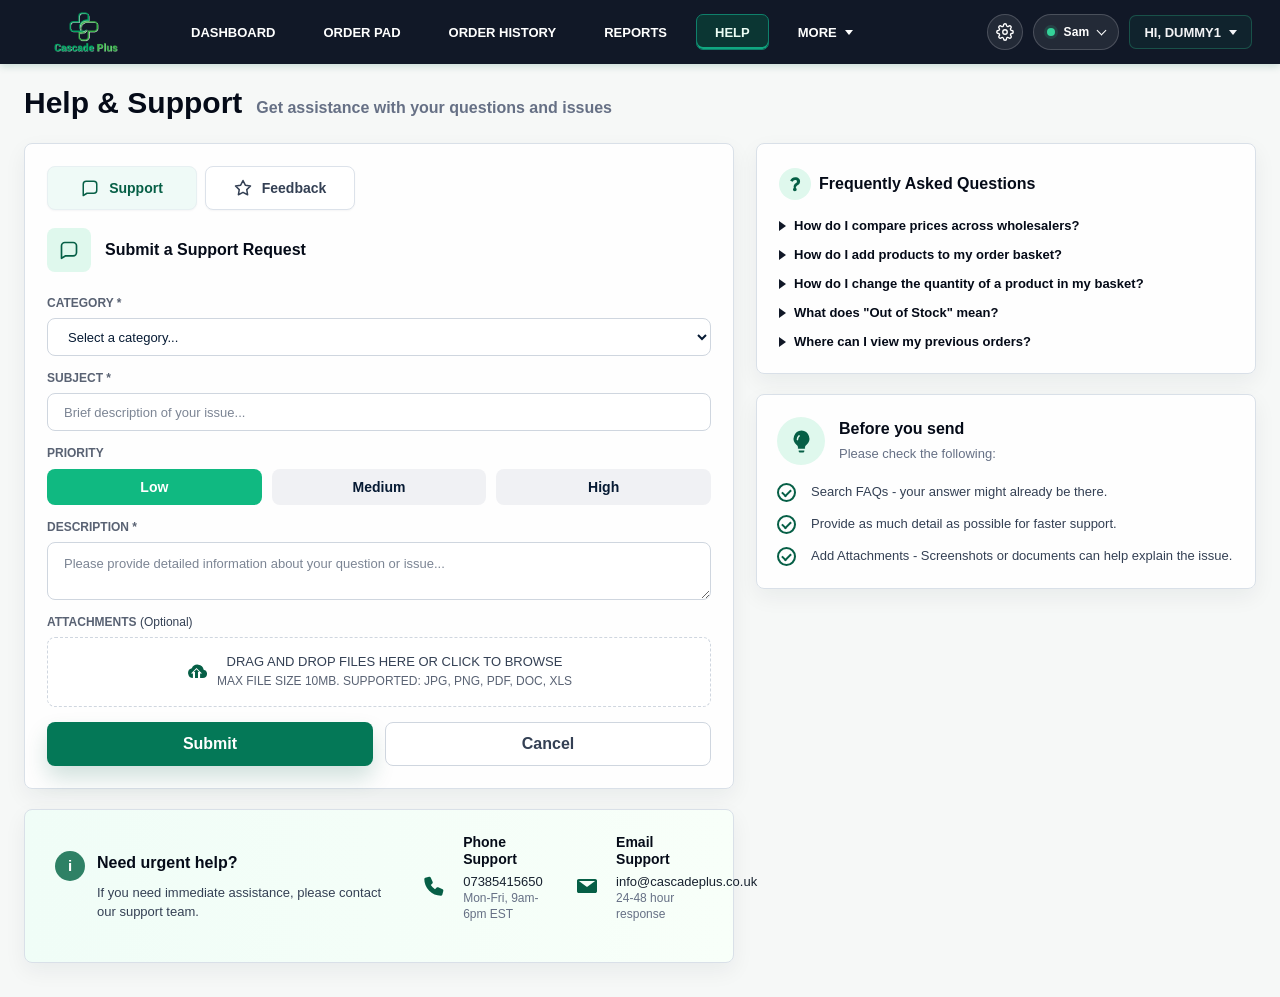
<file: help.html>
<!doctype html>
<html lang="en">

<head>
    <meta charset="utf-8" />
    <meta name="viewport" content="width=device-width, initial-scale=1" />
    <title>CASCADE Help & Support</title>
    <link rel="stylesheet" href="styles.css" />
    <style>
        .workspace {
            max-width: 1580px;
            margin: 0 auto;
            padding: 22px 24px 34px;
        }

        .page-heading {
            display: flex;
            align-items: baseline;
            gap: 14px;
            flex-wrap: wrap;
            margin: 0 0 24px;
        }

        .heading-copy {
            display: flex;
            align-items: baseline;
            gap: 14px;
            flex-wrap: wrap;
        }

        .page-heading h1 {
            margin: 0;
            color: #050b18;
            font-size: 30px;
            line-height: 1.1;
            font-weight: 700;
            letter-spacing: 0;
        }

        .page-heading p {
            margin: 0;
            color: var(--muted);
            font-size: 16px;
            font-weight: 600;
        }

        .help-layout {
            display: grid;
            grid-template-columns: minmax(0, 1fr) 500px;
            gap: 22px;
            align-items: start;
        }

        .form-stack,
        .side-stack {
            display: grid;
            gap: 20px;
        }

        .support-panel,
        .side-panel {
            border: 1px solid var(--line);
            border-radius: 8px;
            background: rgba(255, 255, 255, 0.92);
            box-shadow: 0 8px 22px rgba(23, 33, 47, 0.06);
        }

        .support-panel {
            padding: 22px;
        }

        .help-mode-toggle {
            display: grid;
            grid-template-columns: repeat(2, minmax(0, 150px));
            gap: 8px;
            margin-bottom: 18px;
        }

        .help-mode-option {
            min-height: 44px;
            border: 1px solid #dce2ea;
            border-radius: 8px;
            display: inline-flex;
            align-items: center;
            justify-content: center;
            gap: 10px;
            color: #344054;
            background: #fff;
            font-size: 14px;
            font-weight: 800;
            box-shadow: 0 1px 2px rgba(23, 33, 47, 0.04);
        }

        .help-mode-option svg {
            width: 18px;
            height: 18px;
            fill: none;
            stroke: currentColor;
            stroke-linecap: round;
            stroke-linejoin: round;
            stroke-width: 2;
        }

        .help-mode-option.active,
        .help-mode-option:hover,
        .help-mode-option:focus-visible {
            color: #065f46;
            background: #effaf7;
            border-color: #e7f0f2;
            outline: 0;
        }

        .panel-title-row {
            display: flex;
            align-items: center;
            gap: 14px;
            margin-bottom: 24px;
        }

        .panel-icon {
            width: 44px;
            height: 44px;
            flex: 0 0 auto;
            border-radius: 8px;
            display: inline-flex;
            align-items: center;
            justify-content: center;
            color: #065f46;
            background: #dff8ed;
        }

        .panel-icon svg,
        .contact-icon svg,
        .section-icon svg,
        .submit-button svg {
            width: 20px;
            height: 20px;
            fill: none;
            stroke: currentColor;
            stroke-linecap: round;
            stroke-linejoin: round;
            stroke-width: 2;
        }

        .panel-title-row h2,
        .side-panel h2 {
            margin: 0;
            color: #050b18;
            font-size: 16px;
            line-height: 1.3;
            font-weight: 700;
        }

        .panel-title-row p {
            margin: 3px 0 0;
            color: #344054;
            font-size: 13px;
            font-weight: 400;
        }

        .support-form {
            display: grid;
            gap: 15px;
        }

        .field {
            display: grid;
            gap: 8px;
            color: #061a33;
            font-size: 13px;
            font-weight: 500;
        }

        .field>span,
        .priority-label,
        .attachment-label {
            color: #596273;
            font-size: 12px;
            font-weight: 700;
            text-transform: uppercase;
        }

        .field input,
        .field select,
        .field textarea {
            width: 100%;
            border: 1px solid #cfd6df;
            border-radius: 8px;
            padding: 0 16px;
            color: #061a33;
            background: #fff;
            font: inherit;
            font-weight: 400;
            outline: 0;
            transition: border-color 150ms ease, box-shadow 150ms ease;
        }

        .field input,
        .field select {
            height: 38px;
        }

        .field textarea {
            min-height: 58px;
            resize: vertical;
            padding-top: 12px;
            line-height: 1.45;
        }

        .field input::placeholder,
        .field textarea::placeholder {
            color: #7c8594;
        }

        .field input:focus,
        .field select:focus,
        .field textarea:focus {
            border-color: #065f46;
            box-shadow: 0 0 0 3px rgba(6, 95, 70, 0.13);
        }

        .attachment-field {
            display: grid;
            gap: 8px;
        }

        .attachment-label span {
            color: #344054;
            font-weight: 500;
            text-transform: none;
        }

        .attachment-dropzone {
            min-height: 55px;
            border: 1px dashed #cfd6df;
            border-radius: 8px;
            display: grid;
            place-items: center;
            padding: 16px;
            color: #17212f;
            background: #fff;
            text-align: center;
            cursor: pointer;
            transition: border-color 150ms ease, box-shadow 150ms ease, background 150ms ease;
        }

        .attachment-dropzone:hover,
        .attachment-dropzone:focus-within {
            border-color: #7c6df2;
            background: #fbfaff;
            box-shadow: 0 0 0 3px rgba(124, 109, 242, 0.12);
        }

        .attachment-dropzone input {
            position: absolute;
            width: 1px;
            height: 1px;
            overflow: hidden;
            clip: rect(0 0 0 0);
            white-space: nowrap;
        }

        .attachment-copy {
            display: flex;
            align-items: center;
            justify-content: center;
            gap: 10px;
            pointer-events: none;
        }

        .attachment-copy svg {
            width: 21px;
            height: 21px;
            flex: 0 0 auto;
            color: #065f46;
            fill: currentColor;
            stroke: none;
        }

        .attachment-copy strong {
            display: block;
            color: #344054;
            font-size: 13px;
            font-weight: 400;
            line-height: 1.25;
        }

        .attachment-copy small {
            display: block;
            margin-top: 4px;
            color: #596273;
            font-size: 12px;
            font-weight: 350;
            line-height: 1.3;
        }

        .priority-field {
            display: grid;
            gap: 9px;
        }

        .priority-options {
            display: grid;
            grid-template-columns: repeat(3, minmax(0, 1fr));
            gap: 10px;
        }

        .priority-option {
            min-height: 36px;
            border: 0;
            border-radius: 8px;
            display: inline-flex;
            align-items: center;
            justify-content: center;
            color: #061a33;
            background: #f0f1f4;
            font-size: 14px;
            font-weight: 700;
        }

        .priority-option.active {
            color: #fff;
        }

        .priority-option[data-priority="low"].active {
            background: #10b981;
        }

        .priority-option[data-priority="medium"].active {
            background: #df9100;
        }

        .priority-option[data-priority="high"].active {
            background: #ff1723;
        }

        .form-actions {
            display: grid;
            grid-template-columns: repeat(2, minmax(0, 1fr));
            gap: 12px;
        }

        .submit-button {
            min-height: 44px;
            border: 0;
            border-radius: 8px;
            display: inline-flex;
            align-items: center;
            justify-content: center;
            gap: 8px;
            color: #fff;
            background: #047857;
            font-size: 16px;
            font-weight: 700;
            box-shadow: 0 12px 22px rgba(6, 95, 70, 0.18);
        }

        .cancel-button {
            min-height: 44px;
            border: 1px solid #cfd6df;
            border-radius: 8px;
            display: inline-flex;
            align-items: center;
            justify-content: center;
            color: #344054;
            background: #fff;
            font-size: 16px;
            font-weight: 700;
        }

        .submit-button:hover,
        .submit-button:focus-visible {
            background: #064e3b;
            outline: 0;
        }

        .cancel-button:hover,
        .cancel-button:focus-visible {
            color: #065f46;
            border-color: #065f46;
            background: #effaf7;
            outline: 0;
        }

        .modal-backdrop {
            position: fixed;
            inset: 0;
            z-index: 30;
            display: grid;
            place-items: center;
            padding: 20px;
            background: rgba(15, 23, 42, 0.38);
        }

        .modal-backdrop[hidden] {
            display: none;
        }

        .help-modal {
            width: min(100%, 430px);
            border-radius: 8px;
            background: #fff;
            box-shadow: 0 20px 50px rgba(15, 23, 42, 0.22);
            padding: 22px;
        }

        .modal-header {
            display: flex;
            align-items: flex-start;
            justify-content: space-between;
            gap: 16px;
            margin-bottom: 18px;
        }

        .modal-header h2 {
            margin: 0;
            color: #050b18;
            font-size: 18px;
            line-height: 1.25;
            font-weight: 700;
        }

        .modal-close {
            width: 28px;
            height: 28px;
            border: 0;
            border-radius: 6px;
            display: inline-grid;
            place-items: center;
            color: #475467;
            background: transparent;
            font-size: 24px;
            line-height: 1;
        }

        .modal-close:hover,
        .modal-close:focus-visible {
            color: #065f46;
            background: #effaf7;
            outline: 0;
        }

        .cancel-modal-copy {
            margin: 0 0 20px;
            color: #047857;
            font-size: 14px;
            line-height: 1.45;
        }

        .modal-actions {
            display: grid;
            grid-template-columns: repeat(2, minmax(0, 1fr));
            gap: 10px;
        }

        .modal-secondary,
        .modal-primary {
            min-height: 40px;
            border-radius: 8px;
            font-size: 14px;
            font-weight: 800;
        }

        .modal-secondary {
            border: 1px solid #cfd6df;
            color: #344054;
            background: #fff;
        }

        .modal-primary {
            border: 0;
            color: #fff;
            background: #065f46;
        }

        .next-steps {
            display: grid;
            gap: 18px;
            margin: 0;
            padding: 0;
            list-style: none;
        }

        .next-step {
            display: grid;
            grid-template-columns: 42px minmax(0, 1fr);
            gap: 12px;
            align-items: start;
        }

        .next-step-icon {
            width: 34px;
            height: 34px;
            border-radius: 999px;
            display: inline-grid;
            place-items: center;
            color: #5b4df5;
            background: #f1efff;
            font-size: 13px;
            font-weight: 800;
        }

        .next-step-icon svg {
            width: 18px;
            height: 18px;
            fill: none;
            stroke: currentColor;
            stroke-linecap: round;
            stroke-linejoin: round;
            stroke-width: 2;
        }

        .next-step-icon.feedback {
            color: #fff;
            background: #065f46;
        }

        .next-step-text strong {
            display: block;
            color: #050b18;
            font-size: 14px;
            line-height: 1.25;
        }

        .next-step-text span {
            display: block;
            margin-top: 6px;
            color: #344054;
            font-size: 13px;
            line-height: 1.4;
        }

        .next-steps.feedback {
            position: relative;
            gap: 28px;
        }

        .next-steps.feedback::before {
            content: "";
            position: absolute;
            top: 30px;
            bottom: 30px;
            left: 16px;
            width: 1px;
            background: #cfeee2;
        }

        .next-steps.feedback .next-step {
            position: relative;
            grid-template-columns: 34px minmax(0, 1fr);
            gap: 14px;
        }

        .next-steps.feedback .next-step-icon {
            z-index: 1;
            width: 24px;
            height: 24px;
            margin-top: 1px;
            font-size: 12px;
            font-weight: 600;
        }

        .feedback-modal-heading {
            display: flex;
            align-items: center;
            gap: 14px;
        }

        .feedback-heading-icon {
            width: 40px;
            height: 40px;
            border-radius: 999px;
            display: inline-grid;
            place-items: center;
            color: #065f46;
            background: #dff8ed;
        }

        .feedback-heading-icon svg {
            width: 24px;
            height: 24px;
            fill: none;
            stroke: currentColor;
            stroke-linecap: round;
            stroke-linejoin: round;
            stroke-width: 2;
        }

        .side-panel {
            padding: 24px 22px;
        }

        .side-heading {
            display: flex;
            align-items: center;
            gap: 8px;
            margin-bottom: 18px;
        }

        .section-icon {
            width: 32px;
            height: 32px;
            border-radius: 999px;
            display: inline-flex;
            align-items: center;
            justify-content: center;
            color: #065f46;
            background: #dff8ed;
        }

        .section-icon svg {
            width: 20px;
            height: 20px;
            fill: currentColor;
            stroke: none;
        }

        .contact-panel {
            display: grid;
            grid-template-columns: minmax(0, 1.2fr) minmax(0, 1fr);
            gap: 28px;
            align-items: center;
            padding: 24px 30px;
            background: linear-gradient(90deg, #f0fdf7 0%, #f8fff9 100%);
        }

        .urgent-help-copy {
            display: grid;
            grid-template-columns: 30px minmax(0, 1fr);
            gap: 12px;
            align-items: start;
        }

        .urgent-help-info-icon {
            width: 30px;
            height: 30px;
            display: inline-grid;
            place-items: center;
            border-radius: 999px;
            color: #ffffff;
            background: #2e8165;
            font-size: 15px;
            line-height: 1;
            font-weight: 900;
        }

        .urgent-help-copy h2 {
            margin: 0 0 10px;
            color: #050b18;
            font-size: 16px;
            line-height: 1.45;
            font-weight: 700;
        }

        .urgent-help-copy p {
            margin: 0;
            color: #344054;
            font-size: 13px;
            line-height: 1.45;
        }

        .contact-list {
            display: grid;
            grid-template-columns: repeat(2, minmax(0, 1fr));
            gap: 24px;
            align-items: center;
        }

        .contact-item {
            display: grid;
            grid-template-columns: 30px minmax(0, 1fr);
            gap: 12px;
            align-items: center;
        }

        .contact-icon {
            width: 26px;
            height: 26px;
            border-radius: 0;
            display: inline-flex;
            align-items: center;
            justify-content: center;
        }

        .contact-icon.blue,
        .contact-icon.green {
            color: #065f46;
            background: transparent;
        }

        .contact-icon.blue svg,
        .contact-icon.green svg {
            width: 24px;
            height: 24px;
            fill: currentColor;
            stroke: none;
        }

        .contact-copy strong {
            display: block;
            color: #050b18;
            font-size: 14px;
            line-height: 1.25;
            font-weight: 700;
        }

        .contact-copy span,
        .contact-copy a {
            display: block;
            margin-top: 5px;
            color: #17212f;
            font-size: 13px;
            line-height: 1.25;
            text-decoration: none;
        }

        .contact-copy small {
            display: block;
            color: #667085;
            font-size: 12px;
            line-height: 1.35;
        }

        .faq-list {
            display: grid;
            gap: 14px;
        }

        .faq-item summary {
            display: flex;
            align-items: center;
            gap: 8px;
            color: #050b18;
            font-size: 13px;
            font-weight: 700;
            cursor: pointer;
            list-style: none;
        }

        .faq-item summary::-webkit-details-marker {
            display: none;
        }

        .faq-item summary::before {
            content: "";
            width: 0;
            height: 0;
            border-top: 5px solid transparent;
            border-bottom: 5px solid transparent;
            border-left: 7px solid #111827;
            transition: transform 150ms ease;
        }

        .faq-item[open] summary::before {
            transform: rotate(90deg);
        }

        .faq-item p {
            margin: 10px 0 0 16px;
            max-width: 420px;
            color: #344054;
            font-size: 12px;
            line-height: 1.55;
        }

        .before-send-panel {
            padding: 22px 20px;
        }

        .before-send-heading {
            display: grid;
            grid-template-columns: 48px minmax(0, 1fr);
            gap: 14px;
            align-items: center;
            margin-bottom: 18px;
        }

        .before-send-icon {
            width: 48px;
            height: 48px;
            border-radius: 999px;
            display: inline-flex;
            align-items: center;
            justify-content: center;
            color: #065f46;
            background: #dff8ed;
        }

        .before-send-icon svg {
            width: 27px;
            height: 27px;
            fill: currentColor;
            stroke: none;
        }

        .before-send-heading h2 {
            margin: 0 0 5px;
        }

        .before-send-heading p {
            margin: 0;
            color: #667085;
            font-size: 13px;
            line-height: 1.35;
        }

        .before-send-list {
            display: grid;
            gap: 13px;
            margin: 0;
            padding: 0;
            list-style: none;
        }

        .before-send-list li {
            display: grid;
            grid-template-columns: 22px minmax(0, 1fr);
            gap: 12px;
            align-items: start;
            color: #344054;
            font-size: 13px;
            line-height: 1.45;
        }

        .check-icon {
            position: relative;
            width: 19px;
            height: 19px;
            border: 2px solid #065f46;
            border-radius: 999px;
            display: inline-flex;
            align-items: center;
            justify-content: center;
            color: #065f46;
        }

        .check-icon::after {
            content: "";
            width: 7px;
            height: 4px;
            border-left: 2px solid currentColor;
            border-bottom: 2px solid currentColor;
            transform: translateY(-1px) rotate(-45deg);
        }

        @media (max-width: 1100px) {
            .help-layout {
                grid-template-columns: 1fr;
            }

            .contact-panel .contact-list {
                grid-template-columns: repeat(2, minmax(0, 1fr));
            }
        }

        @media (max-width: 760px) {
            .workspace {
                padding: 18px 14px 28px;
            }

            .help-mode-toggle {
                grid-template-columns: repeat(2, minmax(0, 1fr));
            }

            .side-stack,
            .contact-panel,
            .contact-panel .contact-list {
                grid-template-columns: 1fr;
            }

            .priority-options {
                grid-template-columns: 1fr;
            }

            .form-actions {
                grid-template-columns: 1fr;
            }
        }
    </style>
    <link rel="stylesheet" href="navigation.css" />
</head>

<body>
    <div class="app-shell">
        <header class="topbar">
            <a class="brand" href="index.html" aria-label="CASCADE home">
                <img class="brand-logo" src="logo.png" alt="CASCADE Plus" />
            </a>
            <nav class="main-nav" aria-label="Primary">
                <a href="Dashboard.html">Dashboard</a>
                <a href="index.html">Order Pad</a>
                <a href="history.html">Order History</a>
                <a href="report.html">Reports</a>
                <a class="active" href="help.html" aria-current="page">Help</a>
                <div class="nav-more">
                    <button class="more-toggle" type="button" aria-haspopup="true" aria-expanded="false">More</button>
                    <div class="more-menu" role="menu">
                        <a href="pending.html" role="menuitem">Pending Order</a>
                        <a href="outofstock.html" role="menuitem">Out Of Stock</a>
                        <a href="settings.html" role="menuitem">Settings</a>
                    </div>
                </div>
            </nav>
            <div class="account-menu">
                <button class="profile-button" type="button" aria-haspopup="true" aria-expanded="false">HI,
                    DUMMY1</button>
                <div class="account-dropdown" role="menu">
                    <button class="account-menu-item" type="button" role="menuitem">
                        <svg viewBox="0 0 24 24" aria-hidden="true">
                            <path d="M3 11.5 12 4l9 7.5"></path>
                            <path d="M5.5 10.5V20h13v-9.5"></path>
                            <path d="M9.5 17h5"></path>
                            <path d="M9 14h2"></path>
                            <path d="M13 14h2"></path>
                        </svg>
                        Reset Password
                    </button>
                    <span class="account-menu-separator" aria-hidden="true"></span>
                    <button class="account-menu-item" type="button" role="menuitem">
                        <svg viewBox="0 0 24 24" aria-hidden="true">
                            <circle cx="7.5" cy="16.5" r="3"></circle>
                            <path d="m10 14 7.5-7.5"></path>
                            <path d="m15.5 8.5 2 2"></path>
                            <path d="m18 6 2 2"></path>
                        </svg>
                        Log Out
                    </button>
                </div>
            </div>
        </header>

        <main class="workspace">
            <section class="page-heading" aria-labelledby="helpTitle">
                <div class="heading-copy">
                    <h1 id="helpTitle">Help &amp; Support</h1>
                    <p>Get assistance with your questions and issues</p>
                </div>
            </section>

            <div class="help-layout">
                <div class="form-stack">
                    <section class="support-panel" aria-labelledby="supportRequestTitle">
                        <div class="help-mode-toggle" role="tablist" aria-label="Help request type">
                            <button class="help-mode-option active" type="button" role="tab" aria-selected="true"
                                data-help-mode="support">
                                <svg viewBox="0 0 24 24" aria-hidden="true">
                                    <path d="M21 15a4 4 0 0 1-4 4H8l-5 3V7a4 4 0 0 1 4-4h10a4 4 0 0 1 4 4z">
                                    </path>
                                </svg>
                                Support
                            </button>
                            <button class="help-mode-option" type="button" role="tab" aria-selected="false"
                                data-help-mode="feedback">
                                <svg viewBox="0 0 24 24" aria-hidden="true">
                                    <polygon
                                        points="12 2 15.09 8.26 22 9.27 17 14.14 18.18 21.02 12 17.77 5.82 21.02 7 14.14 2 9.27 8.91 8.26 12 2">
                                    </polygon>
                                </svg>
                                Feedback
                            </button>
                        </div>

                        <div class="panel-title-row">
                            <span class="panel-icon" id="supportRequestIcon" aria-hidden="true">
                                <svg viewBox="0 0 24 24">
                                    <path d="M21 15a4 4 0 0 1-4 4H8l-5 3V7a4 4 0 0 1 4-4h10a4 4 0 0 1 4 4z">
                                    </path>
                                </svg>
                            </span>
                            <div>
                                <h2 id="supportRequestTitle">Submit a Support Request</h2>
                                <p id="supportRequestSubtitle" hidden></p>
                            </div>
                        </div>

                        <form class="support-form">
                            <label class="field">
                                <span>Category *</span>
                                <select id="requestCategory" required aria-label="Category">
                                    <option value="">Select a category...</option>
                                    <option>Account Access</option>
                                    <option>Ordering Issue</option>
                                    <option>Pricing Issue</option>
                                    <option>Supplier Issue</option>
                                    <option>Report Issue</option>
                                    <option>Technical Issue</option>
                                    <option>Other</option>
                                </select>
                            </label>

                            <label class="field">
                                <span>Subject *</span>
                                <input type="text" required placeholder="Brief description of your issue..." />
                            </label>

                            <div class="priority-field">
                                <span class="priority-label">Priority</span>
                                <div class="priority-options" role="radiogroup" aria-label="Priority">
                                    <button class="priority-option active" type="button" data-priority="low"
                                        role="radio" aria-checked="true">Low</button>
                                    <button class="priority-option" type="button" data-priority="medium" role="radio"
                                        aria-checked="false">Medium</button>
                                    <button class="priority-option" type="button" data-priority="high" role="radio"
                                        aria-checked="false">High</button>
                                </div>
                            </div>

                            <label class="field">
                                <span>Description *</span>
                                <textarea required
                                    placeholder="Please provide detailed information about your question or issue..."></textarea>
                            </label>

                            <div class="attachment-field">
                                <span class="attachment-label">Attachments <span>(Optional)</span></span>
                                <label class="attachment-dropzone">
                                    <input type="file" multiple accept=".jpg,.jpeg,.png,.pdf,.doc,.docx,.xls,.xlsx" />
                                    <span class="attachment-copy">
                                        <svg viewBox="0 0 24 24" aria-hidden="true">
                                            <path
                                                d="M8.2 19.5a5.7 5.7 0 0 1-1.6-11.2A7.2 7.2 0 0 1 20.2 10a4.8 4.8 0 0 1-1 9.5h-3.1v-5.2h2.2L12 8l-6.3 6.3h2.2v5.2H8.2Zm2.1 0v-6.9H8.9L12 9.5l3.1 3.1h-1.4v6.9h-3.4Z">
                                            </path>
                                        </svg>
                                        <span>
                                            <strong>Drag and drop files here or click to browse</strong>
                                            <small>Max file size 10MB. Supported: JPG, PNG, PDF, DOC, XLS</small>
                                        </span>
                                    </span>
                                </label>
                            </div>

                            <div class="form-actions">
                                <button class="submit-button" type="submit">
                                    Submit
                                </button>
                                <button class="cancel-button" type="button" id="cancelRequestButton">Cancel</button>
                            </div>
                        </form>
                    </section>

                    <section class="side-panel contact-panel" aria-labelledby="contactTitle">
                        <div class="urgent-help-copy">
                            <span class="urgent-help-info-icon" aria-hidden="true">i</span>
                            <div>
                                <h2 id="contactTitle">Need urgent help?</h2>
                                <p>If you need immediate assistance, please contact our support team.</p>
                            </div>
                        </div>

                        <div class="contact-list">
                            <div class="contact-item">
                                <span class="contact-icon blue" aria-hidden="true">
                                    <svg viewBox="0 0 24 24">
                                        <path
                                            d="M7.1 2.7c.6-.2 1.3.1 1.6.7l2 4.5c.2.5.1 1.1-.3 1.5L8.8 11a13.2 13.2 0 0 0 4.2 4.2l1.7-1.6c.4-.4 1-.5 1.5-.3l4.4 2c.6.3.9.9.7 1.6l-1 3.8c-.2.6-.7 1-1.4 1A16.7 16.7 0 0 1 2.3 5.1c0-.7.4-1.2 1-1.4l3.8-1Z">
                                        </path>
                                    </svg>
                                </span>
                                <p class="contact-copy">
                                    <strong>Phone Support</strong>
                                    <span>07385415650</span>
                                    <small>Mon-Fri, 9am-6pm EST</small>
                                </p>
                            </div>

                            <div class="contact-item">
                                <span class="contact-icon green" aria-hidden="true">
                                    <svg viewBox="0 0 24 24">
                                        <path
                                            d="M3.8 5h16.4c1 0 1.8.8 1.8 1.8v10.4c0 1-.8 1.8-1.8 1.8H3.8c-1 0-1.8-.8-1.8-1.8V6.8C2 5.8 2.8 5 3.8 5Zm.1 2 7.4 5.4c.4.3 1 .3 1.4 0L20.1 7H3.9Z">
                                        </path>
                                    </svg>
                                </span>
                                <p class="contact-copy">
                                    <strong>Email Support</strong>
                                    <span>info@cascadeplus.co.uk</span>
                                    <small>24-48 hour response</small>
                                </p>
                            </div>
                        </div>
                    </section>
                </div>

                <aside class="side-stack">
                    <section class="side-panel" aria-labelledby="faqTitle">
                        <div class="side-heading">
                            <span class="section-icon" aria-hidden="true">
                                <svg viewBox="0 0 24 24">
                                    <path
                                        d="M10.4 15.6v-.5c0-1 .3-1.9.8-2.5.4-.5 1-1 1.6-1.4.5-.4.9-.7 1.1-1 .3-.3.4-.7.4-1.2 0-.6-.2-1-.6-1.4-.4-.3-.9-.5-1.6-.5-.7 0-1.2.2-1.7.6-.5.4-.8 1-1 1.7L6.2 8.2c.4-1.3 1.1-2.3 2.2-3.1C9.5 4.4 10.8 4 12.3 4c1.8 0 3.2.4 4.2 1.3 1.1.9 1.6 2.1 1.6 3.5 0 .9-.2 1.6-.5 2.2-.3.6-.7 1.1-1.2 1.5-.5.4-1.1.9-1.8 1.3-.5.4-.9.8-1.1 1.1-.2.3-.4.7-.4 1.2v.4h-2.7Zm1.4 5.1c-.7 0-1.2-.2-1.6-.6-.4-.4-.6-.9-.6-1.5s.2-1.1.6-1.5c.4-.4 1-.6 1.6-.6.7 0 1.2.2 1.6.6.4.4.6.9.6 1.5s-.2 1.1-.6 1.5c-.4.4-1 .6-1.6.6Z">
                                    </path>
                                </svg>
                            </span>
                            <h2 id="faqTitle">Frequently Asked Questions</h2>
                        </div>

                        <div class="faq-list">
                            <details class="faq-item">
                                <summary>How do I compare prices across wholesalers?</summary>
                                <p>Navigate to the <strong>Order Pad</strong>, click on any product line in the
                                    <strong>Order Basket</strong>, and view the product details with the supplier
                                    comparison table. You can choose any supplier, and click Save. The basket will
                                    refresh with
                                    the updated quantity, pricing, and order value.
                                </p>
                            </details>
                            <details class="faq-item">
                                <summary>How do I add products to my order basket?</summary>
                                <p>Go to the <strong>Order Pad</strong>, search for the product name or PIP code, enter
                                    the required quantity, and add it to the basket. You can also upload products using
                                    the Upload Order option if you have an .xls or .csv file or download the template.
                                </p>
                            </details>
                            <details class="faq-item">
                                <summary>How do I change the quantity of a product in my basket?</summary>
                                <p>Click on any product line you want to change the quantity in the <strong>Order
                                        Basket</strong>,
                                    in the Edit product window change the quantity and click Save. The basket will
                                    refresh with
                                    the updated quantity, pricing, and order value.</p>
                            </details>
                            <details class="faq-item">
                                <summary>What does "Out of Stock" mean?</summary>
                                <p>Out of Stock means the selected supplier could not fulfil the requested product
                                    quantity. You can review these lines in the <strong>Out of Stock</strong> section
                                    and add selected items back to your order when needed.</p>
                            </details>
                            <details class="faq-item">
                                <summary>Where can I view my previous orders?</summary>
                                <p>Go to <strong>Order History</strong> to view past orders, order status, submitted
                                    products, fulfilled quantities, and supplier outcomes. Click an order to open the
                                    detailed view.</p>
                            </details>
                        </div>
                    </section>

                    <section class="side-panel before-send-panel" aria-labelledby="beforeSendTitle">
                        <div class="before-send-heading">
                            <span class="before-send-icon" aria-hidden="true">
                                <svg viewBox="0 0 24 24">
                                    <path
                                        d="M12 2.2A7.2 7.2 0 0 0 7.7 15c.8.6 1.1 1.3 1.2 2.1h6.2c.1-.8.4-1.5 1.2-2.1A7.2 7.2 0 0 0 12 2.2ZM9.5 20.7c0 .6.5 1.1 1.1 1.1h2.8c.6 0 1.1-.5 1.1-1.1v-.6h-5v.6Zm-.2-2.3h5.4c.3 0 .6-.3.6-.6s-.3-.6-.6-.6H9.3c-.3 0-.6.3-.6.6s.3.6.6.6Zm1-10.8a3.6 3.6 0 0 0-1.2 2.7.7.7 0 1 1-1.4 0 5 5 0 0 1 1.7-3.8.7.7 0 0 1 .9 1.1Z">
                                    </path>
                                </svg>
                            </span>
                            <div>
                                <h2 id="beforeSendTitle">Before you send</h2>
                                <p>Please check the following:</p>
                            </div>
                        </div>

                        <ul class="before-send-list">
                            <li><span class="check-icon" aria-hidden="true"></span><span>Search FAQs - your answer
                                    might already be there.</span></li>
                            <li><span class="check-icon" aria-hidden="true"></span><span>Provide as much detail as
                                    possible for faster support.</span></li>
                            <li><span class="check-icon" aria-hidden="true"></span><span>Add Attachments - Screenshots
                                    or documents can help explain the issue.</span></li>
                        </ul>
                    </section>

                </aside>
            </div>
        </main>
    </div>

    <div class="modal-backdrop" id="cancelConfirmModal" hidden>
        <section class="help-modal" role="dialog" aria-modal="true" aria-labelledby="cancelConfirmTitle">
            <div class="modal-header">
                <h2 id="cancelConfirmTitle">Cancel request?</h2>
                <button class="modal-close" type="button" data-close-modal aria-label="Close">&times;</button>
            </div>
            <p class="cancel-modal-copy">Are you sure you want to cancel? Any information entered in the form will be
                cleared.</p>
            <div class="modal-actions">
                <button class="modal-primary" type="button" id="confirmCancelButton">Yes</button>
                <button class="modal-secondary" type="button" data-close-modal>No</button>
            </div>
        </section>
    </div>

    <div class="modal-backdrop" id="nextStepsModal" hidden>
        <section class="help-modal" role="dialog" aria-modal="true" aria-labelledby="nextStepsTitle">
            <div class="modal-header">
                <div class="feedback-modal-heading" id="nextStepsHeading">
                    <h2 id="nextStepsTitle">What happens next?</h2>
                </div>
                <button class="modal-close" type="button" data-close-modal aria-label="Close">&times;</button>
            </div>
            <div id="nextStepsContent"></div>
        </section>
    </div>

    <script src="account-menu.js"></script>
    <script>
        const supportForm = document.querySelector(".support-form");
        const cancelConfirmModal = document.getElementById("cancelConfirmModal");
        const nextStepsModal = document.getElementById("nextStepsModal");
        const nextStepsHeading = document.getElementById("nextStepsHeading");
        const nextStepsContent = document.getElementById("nextStepsContent");
        const adminEmailAddress = "support@cascadeplus.com";

        function addSubmittedFeedback() {
            const subject = supportForm.querySelector('input[type="text"]').value.trim();
            const description = supportForm.querySelector("textarea").value.trim();
            if (!subject || !description) return;

            const feedback = {
                title: subject,
                description,
            };

            notifyAdminOfFeedback(feedback);
        }

        function notifyAdminOfFeedback(feedback) {
            const subject = encodeURIComponent(`New Cascade Plus feedback: ${feedback.title}`);
            const body = encodeURIComponent(`A user submitted new feedback:\n\n${feedback.title}\n\n${feedback.description}`);
            window.open(`mailto:${adminEmailAddress}?subject=${subject}&body=${body}`, "_blank");
        }

        function getActiveHelpMode() {
            return document.querySelector(".help-mode-option.active")?.dataset.helpMode || "support";
        }

        function openModal(modal) {
            modal.hidden = false;
        }

        function closeModal(modal) {
            modal.hidden = true;
        }

        function resetSupportForm() {
            supportForm.reset();
            document.querySelectorAll(".priority-option").forEach((item) => {
                item.classList.remove("active");
                item.setAttribute("aria-checked", "false");
            });
            const lowPriority = document.querySelector('.priority-option[data-priority="low"]');
            lowPriority.classList.add("active");
            lowPriority.setAttribute("aria-checked", "true");
        }

        function renderSupportNextSteps() {
            nextStepsHeading.innerHTML = `
                <span class="feedback-heading-icon" aria-hidden="true">
                    <svg viewBox="0 0 24 24"><path d="M22 2 11 13"></path><path d="m22 2-7 20-4-9-9-4z"></path></svg>
                </span>
                <h2 id="nextStepsTitle">What happens next?</h2>
            `;
            nextStepsContent.innerHTML = `
                <ol class="next-steps feedback">
                    <li class="next-step">
                        <span class="next-step-icon feedback" aria-hidden="true">1</span>
                        <span class="next-step-text">
                            <strong>We have successfully received your request</strong>
                            <span>Our support team will review your request and confirm receipt.</span>
                        </span>
                    </li>
                    <li class="next-step">
                        <span class="next-step-icon feedback" aria-hidden="true">2</span>
                        <span class="next-step-text">
                            <strong>We'll investigate</strong>
                            <span>We typically respond within 24-48 hours with an update or solution.</span>
                        </span>
                    </li>
                    <li class="next-step">
                        <span class="next-step-icon feedback" aria-hidden="true">3</span>
                        <span class="next-step-text">
                            <strong>We'll resolve it</strong>
                            <span>We'll work with you to resolve the issue as quickly as possible.</span>
                        </span>
                    </li>
                </ol>
            `;
        }

        function renderFeedbackNextSteps() {
            nextStepsHeading.innerHTML = `
                <span class="feedback-heading-icon" aria-hidden="true">
                    <svg viewBox="0 0 24 24"><path d="M22 2 11 13"></path><path d="m22 2-7 20-4-9-9-4z"></path></svg>
                </span>
                <h2 id="nextStepsTitle">What happens next?</h2>
            `;
            nextStepsContent.innerHTML = `
                <ol class="next-steps feedback">
                    <li class="next-step">
                        <span class="next-step-icon feedback" aria-hidden="true">1</span>
                        <span class="next-step-text">
                            <strong>We'll review your feedback</strong>
                            <span>Our team will review and assess your feedback.</span>
                        </span>
                    </li>
                    <li class="next-step">
                        <span class="next-step-icon feedback" aria-hidden="true">2</span>
                        <span class="next-step-text">
                            <strong>We'll get in touch</strong>
                            <span>If needed, we'll contact you for more information.</span>
                        </span>
                    </li>
                    <li class="next-step">
                        <span class="next-step-icon feedback" aria-hidden="true">3</span>
                        <span class="next-step-text">
                            <strong>We'll keep improving</strong>
                            <span>Your feedback helps us improve Cascade Plus.</span>
                        </span>
                    </li>
                </ol>
            `;
        }

        document.querySelectorAll(".priority-option").forEach((button) => {
            button.addEventListener("click", () => {
                document.querySelectorAll(".priority-option").forEach((item) => {
                    item.classList.remove("active");
                    item.setAttribute("aria-checked", "false");
                });
                button.classList.add("active");
                button.setAttribute("aria-checked", "true");
            });
        });

        document.querySelectorAll(".help-mode-option").forEach((button) => {
            button.addEventListener("click", () => {
                document.querySelectorAll(".help-mode-option").forEach((item) => {
                    item.classList.remove("active");
                    item.setAttribute("aria-selected", "false");
                });
                button.classList.add("active");
                button.setAttribute("aria-selected", "true");

                const isFeedback = button.dataset.helpMode === "feedback";
                const title = document.getElementById("supportRequestTitle");
                const subtitle = document.getElementById("supportRequestSubtitle");
                const icon = document.getElementById("supportRequestIcon");
                const category = document.getElementById("requestCategory");

                if (isFeedback) {
                    title.textContent = "We value your feedback";
                    subtitle.textContent = "Help us improve Cascade Plus by sharing your experience, suggestions or feedback.";
                    subtitle.hidden = false;
                    icon.innerHTML = '<svg viewBox="0 0 24 24"><polygon points="12 2 15.09 8.26 22 9.27 17 14.14 18.18 21.02 12 17.77 5.82 21.02 7 14.14 2 9.27 8.91 8.26 12 2"></polygon></svg>';
                    category.innerHTML = '<option value="">Select a category...</option><option>Dashboard</option><option>Order Pad</option><option>Order History</option><option>Reports</option><option>Other</option>';
                } else {
                    title.textContent = "Submit a Support Request";
                    subtitle.textContent = "";
                    subtitle.hidden = true;
                    icon.innerHTML = '<svg viewBox="0 0 24 24"><path d="M21 15a4 4 0 0 1-4 4H8l-5 3V7a4 4 0 0 1 4-4h10a4 4 0 0 1 4 4z"></path></svg>';
                    category.innerHTML = '<option value="">Select a category...</option><option>Account Access</option><option>Ordering Issue</option><option>Pricing Issue</option><option>Supplier Issue</option><option>Report Issue</option><option>Technical Issue</option><option>Other</option>';
                }
            });
        });

        document.getElementById("cancelRequestButton").addEventListener("click", () => {
            openModal(cancelConfirmModal);
        });

        document.getElementById("confirmCancelButton").addEventListener("click", () => {
            resetSupportForm();
            closeModal(cancelConfirmModal);
        });

        supportForm.addEventListener("submit", (event) => {
            event.preventDefault();
            if (getActiveHelpMode() === "feedback") {
                addSubmittedFeedback();
                renderFeedbackNextSteps();
            } else {
                renderSupportNextSteps();
            }
            openModal(nextStepsModal);
            resetSupportForm();
        });

        document.querySelectorAll("[data-close-modal]").forEach((button) => {
            button.addEventListener("click", () => {
                closeModal(button.closest(".modal-backdrop"));
            });
        });

        document.querySelectorAll(".modal-backdrop").forEach((modal) => {
            modal.addEventListener("click", (event) => {
                if (event.target === modal) {
                    closeModal(modal);
                }
            });
        });
    </script>
</body>

</html>
</file>
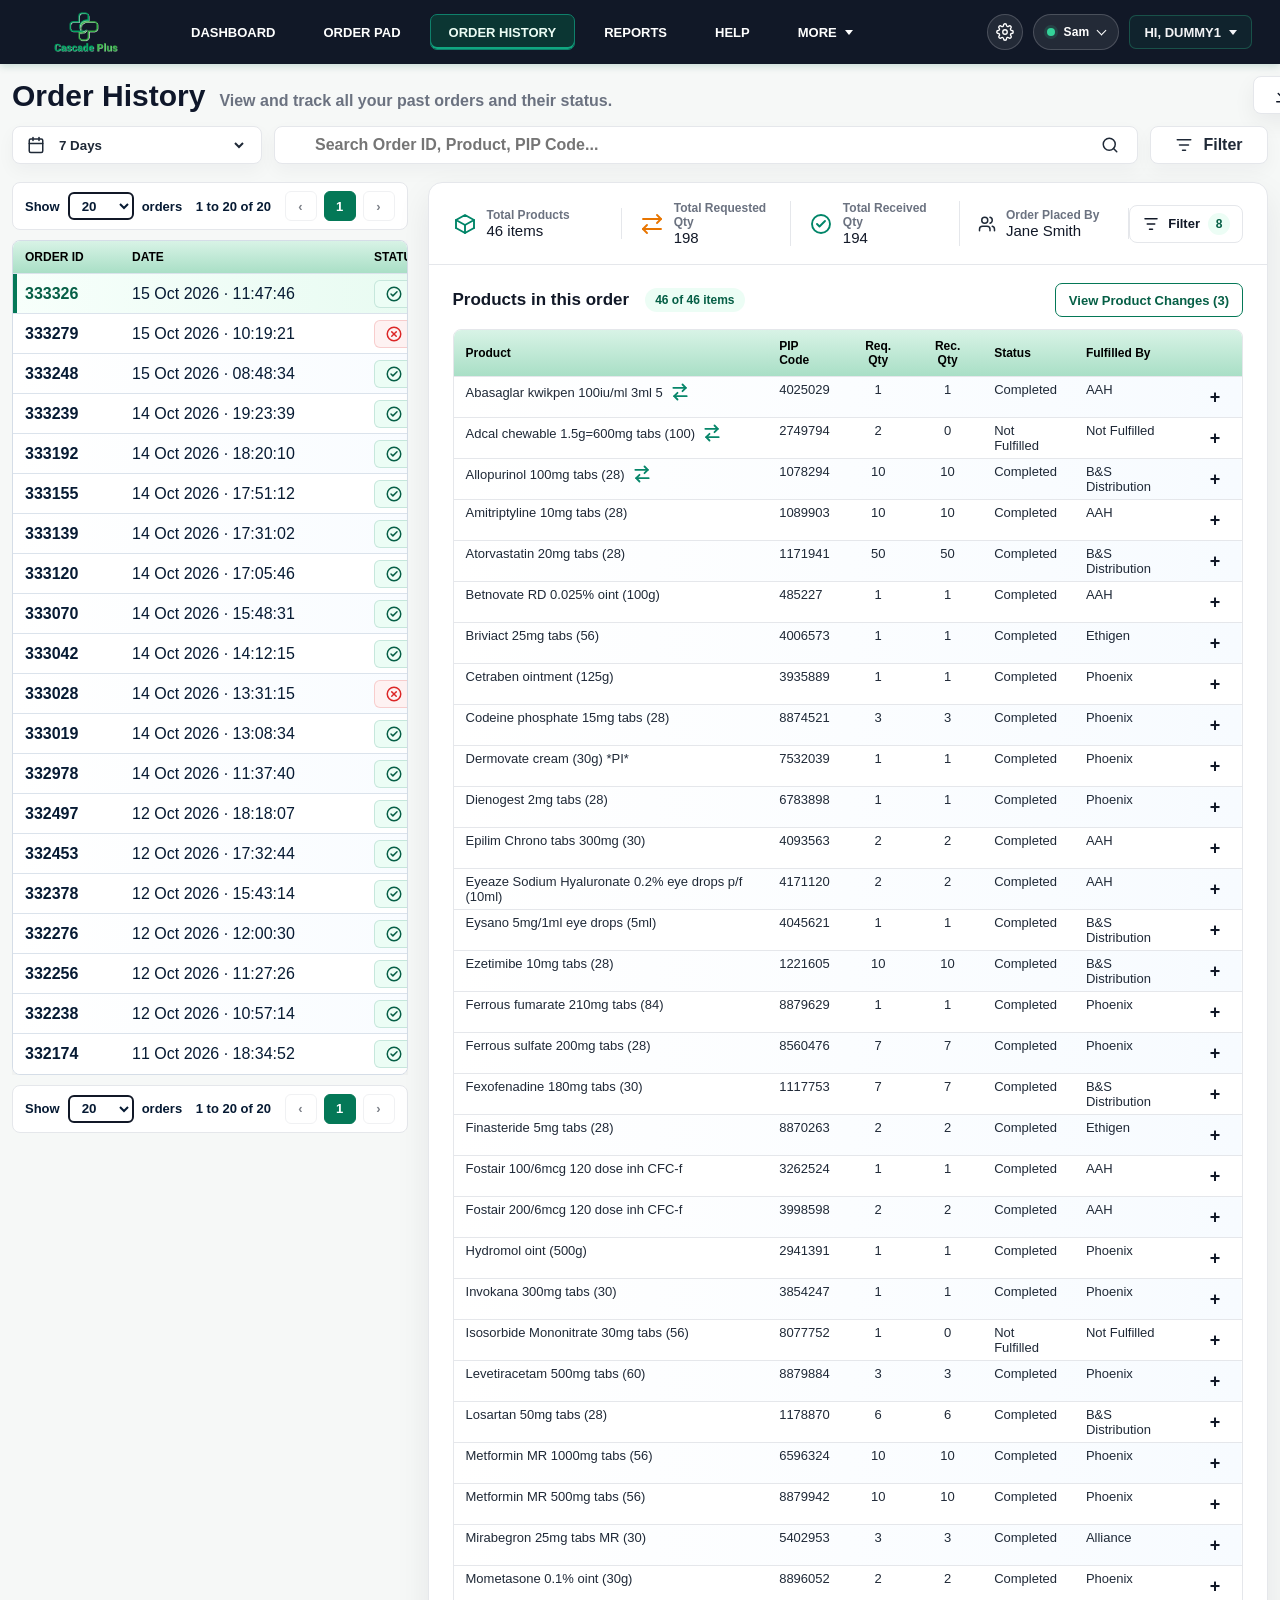
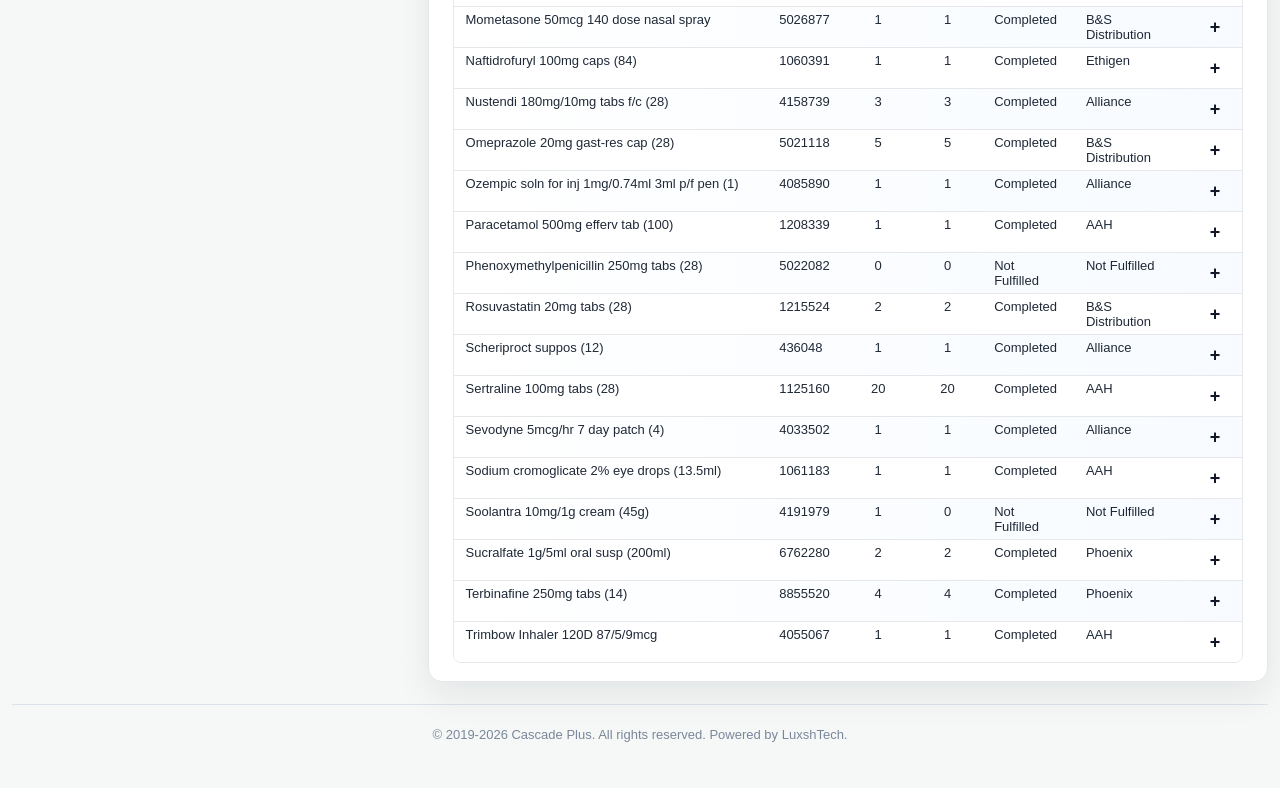
<file: history.html>
<!doctype html>
<html lang="en">

<head>
  <meta charset="utf-8" />
  <meta name="viewport" content="width=device-width, initial-scale=1" />
  <title>CASCADE Order History</title>
  <link rel="stylesheet" href="styles.css" />
  <style>
    :root {
      --green: #047857;
      --green-dark: #065f46;
      --green-soft: #ecfdf5;
      --table-header-gradient: linear-gradient(180deg, #d8f3e6 0%, #a9dfc6 100%);
      --row-alt-gradient: linear-gradient(90deg, #ffffff 0%, #f7fbff 100%);
      --row-active-gradient: linear-gradient(90deg, #f7fffb 0%, #e4faef 100%);
      --charcoal: #111827;
      --text: #1f2937;
      --muted: #6b7280;
      --border: #e5e7eb;
      --danger: #dc2626;
      --danger-soft: #fef2f2;
      --warning: #d97706;
      --warning-soft: #fffbeb;
      --surface: #ffffff;
      --page-bg: #f6f8f7;
    }

    body {
      color: var(--text);
      background: var(--page-bg);
      background-attachment: fixed;
      background-size: cover;
      background-position: center bottom;
    }

    .history-workspace {
      max-width: 1800px;
      padding: 12px 12px 44px;
    }

    .site-footer {
      margin-top: 22px;
      border-top: 1px solid rgba(217, 224, 232, 0.9);
      padding: 22px 0 2px;
      color: #7a879a;
      font-size: 13px;
      text-align: center;
    }

    .history-heading {
      display: grid;
      grid-template-columns: 250px minmax(760px, 1fr) 195px 118px;
      gap: 12px;
      align-items: center;
      margin-bottom: 12px;
    }

    .heading-copy {
      grid-column: 1 / 4;
      display: flex;
      align-items: baseline;
      gap: 14px;
      flex-wrap: wrap;
    }

    .history-heading h1 {
      margin: 0;
      color: #0f172a;
      font-size: 30px;
      line-height: 1.1;
    }

    .history-heading p {
      margin: 0;
      color: var(--muted);
      font-weight: 600;
    }

    .history-icon {
      width: 18px;
      height: 18px;
      flex: 0 0 auto;
      stroke: currentColor;
      stroke-width: 2;
      stroke-linecap: round;
      stroke-linejoin: round;
      fill: none;
    }

    .history-export {
      min-height: 38px;
      min-width: 118px;
      display: inline-flex;
      align-items: center;
      justify-content: center;
      gap: 10px;
      border: 1px solid var(--border);
      border-radius: 8px;
      padding: 0 18px;
      color: var(--charcoal);
      background: var(--surface);
      box-shadow: 0 8px 22px rgba(17, 24, 39, 0.06);
      font-weight: 700;
    }

    .history-filter-bar {
      display: grid;
      grid-template-columns: 250px minmax(760px, 1fr) 118px;
      gap: 12px;
      align-items: center;
      margin-bottom: 18px;
    }

    .history-filter-bar.custom-date-active {
      grid-template-columns: 250px minmax(280px, 340px) minmax(220px, 1fr) 118px;
    }

    .custom-date-row {
      display: grid;
      grid-template-columns: repeat(2, minmax(130px, 1fr));
      gap: 12px;
    }

    .custom-date-row label {
      position: relative;
      min-height: 38px;
      display: flex;
      align-items: center;
      border: 1px solid var(--border);
      border-radius: 8px;
      background: var(--surface);
      box-shadow: 0 7px 18px rgba(17, 24, 39, 0.04);
      cursor: pointer;
    }

    .custom-date-row input {
      width: 100%;
      min-height: 36px;
      border: 0;
      outline: 0;
      padding: 0 36px 0 14px;
      color: transparent;
      background: transparent;
      font-size: 14px;
      font-weight: 700;
      cursor: pointer;
    }

    .custom-date-row label.has-date input {
      color: #061a33;
    }

    .custom-date-row input::-webkit-datetime-edit,
    .custom-date-row input::-webkit-datetime-edit-fields-wrapper,
    .custom-date-row input::-webkit-datetime-edit-text,
    .custom-date-row input::-webkit-datetime-edit-day-field,
    .custom-date-row input::-webkit-datetime-edit-month-field,
    .custom-date-row input::-webkit-datetime-edit-year-field {
      color: transparent;
    }

    .custom-date-row label.has-date input::-webkit-datetime-edit,
    .custom-date-row label.has-date input::-webkit-datetime-edit-fields-wrapper,
    .custom-date-row label.has-date input::-webkit-datetime-edit-text,
    .custom-date-row label.has-date input::-webkit-datetime-edit-day-field,
    .custom-date-row label.has-date input::-webkit-datetime-edit-month-field,
    .custom-date-row label.has-date input::-webkit-datetime-edit-year-field {
      color: #061a33;
    }

    .custom-date-row input::-webkit-calendar-picker-indicator {
      opacity: 0;
    }

    .date-placeholder {
      position: absolute;
      left: 14px;
      top: 50%;
      transform: translateY(-50%);
      color: var(--muted);
      font-size: 14px;
      font-weight: 700;
      pointer-events: none;
    }

    .custom-date-row label.has-date .date-placeholder {
      display: none;
    }

    .custom-date-row .history-icon {
      position: absolute;
      right: 12px;
      top: 50%;
      transform: translateY(-50%);
      pointer-events: none;
    }

    .history-control {
      min-height: 38px;
      display: flex;
      align-items: center;
      gap: 10px;
      border: 1px solid var(--border);
      border-radius: 8px;
      background: var(--surface);
      box-shadow: 0 7px 18px rgba(17, 24, 39, 0.04);
    }

    .history-control select,
    .history-control input {
      width: 100%;
      min-width: 0;
      border: 0;
      outline: 0;
      color: var(--text);
      background: transparent;
      font-weight: 700;
    }

    .date-control {
      min-width: 250px;
      padding: 0 14px;
    }

    .search-control {
      width: 100%;
      padding: 0 18px 0 28px;
    }

    .search-control input {
      font-size: 16px;
      font-weight: 600;
    }

    .filter-menu-wrap {
      position: relative;
    }

    .history-list-toolbar {
      min-height: 30px;
      width: auto;
      border: 0;
      border-radius: 0;
      padding: 0;
      display: inline-flex;
      align-items: center;
      gap: 8px;
      color: #061a33;
      background: transparent;
      box-shadow: none;
      font-size: 13px;
      font-weight: 600;
      white-space: nowrap;
    }

    .history-list-toolbar select {
      min-width: 66px;
      min-height: 28px;
      border: 2px solid #111827;
      border-radius: 6px;
      padding: 0 8px;
      color: #061a33;
      background: #fff;
      font-weight: 600;
    }

    .filters-button {
      min-height: 38px;
      width: 118px;
      justify-content: center;
      display: inline-flex;
      align-items: center;
      gap: 10px;
      border: 1px solid var(--border);
      border-radius: 8px;
      padding: 0 16px;
      color: var(--text);
      background: var(--surface);
      box-shadow: 0 7px 18px rgba(17, 24, 39, 0.04);
      font-weight: 700;
    }

    .filter-panel {
      position: absolute;
      top: calc(100% + 8px);
      right: 0;
      z-index: 20;
      width: 250px;
      border: 1px solid var(--border);
      border-radius: 8px;
      padding: 10px 0;
      background: var(--surface);
      box-shadow: 0 18px 44px rgba(17, 24, 39, 0.16);
    }

    .filter-heading {
      display: flex;
      align-items: center;
      justify-content: space-between;
      gap: 12px;
      margin: 6px 14px 8px;
    }

    .filter-heading h2 {
      margin: 0;
      font-size: 14px;
    }

    .filter-heading button {
      border: 0;
      padding: 0;
      color: var(--green-dark);
      background: transparent;
      font-size: 13 px;
      font-weight: 800;
      text-decoration: underline;
      text-underline-offset: 3px;
    }

    .filter-panel label {
      display: flex;
      align-items: center;
      gap: 12px;
      min-height: 38px;
      margin: 0;
      padding: 7px 12px;
      color: #061a33;
      font-size: 16px;
      font-weight: 500;
      line-height: 1.25;
      cursor: pointer;
    }

    .filter-panel label:has(input:checked) {
      background: var(--green-soft);
    }

    .filter-panel input[type="checkbox"] {
      width: 20px;
      height: 20px;
      min-width: 20px;
      margin: 0;
      accent-color: var(--green-dark);
    }

    .history-layout.list-only {
      display: block;
    }

    .history-layout.split-view {
      display: grid;
      grid-template-columns: minmax(330px, 0.32fr) minmax(760px, 0.68fr);
      gap: 20px;
      align-items: start;
    }

    .order-list-panel {
      width: 100%;
    }

    #orderList {
      overflow-x: auto;
    }

    .history-layout.list-only .order-detail-panel {
      display: none;
    }

    .order-table-card {
      overflow: hidden;
      border: 1px solid #d5dde7;
      border-radius: 8px;
      background: var(--surface);
      box-shadow: 0 10px 28px rgba(17, 24, 39, 0.06);
    }

    .order-list-table {
      width: 100%;
      border-collapse: collapse;
      min-width: 520px;
    }

    .order-list-table th {
      padding: 9px 12px;
      color: #000;
      background: var(--table-header-gradient);
      font-size: 12px;
      font-weight: 900;
      text-align: left;
      text-transform: uppercase;
      white-space: nowrap;
    }

    .order-list-table td {
      padding: 5px 12px;
      border-top: 1px solid #dbe3ec;
      color: #061a33;
      font-size: 16px;
      vertical-align: middle;
    }

    .order-list-table .order-id-cell {
      font-weight: 900;
    }

    .order-row {
      height: 40px;
      background: #fff;
      cursor: pointer;
      transition: background 150ms ease, box-shadow 150ms ease;
    }

    .order-row:nth-child(odd) {
      background: var(--row-alt-gradient);
    }

    .order-row:hover,
    .order-row:focus-visible {
      background: var(--row-active-gradient);
      outline: 0;
    }

    .order-row.selected {
      background: var(--row-active-gradient);
      box-shadow: inset 4px 0 0 var(--green);
    }

    .order-row.selected td:first-child {
      color: var(--green-dark);
    }

    .detail-title-row,
    .section-label-row,
    .pagination-row,
    .empty-history {
      display: flex;
      align-items: center;
      justify-content: space-between;
      gap: 16px;
    }

    .metric {
      min-width: 0;
      display: grid;
      grid-template-columns: auto minmax(0, 1fr);
      gap: 10px;
      align-items: center;
      padding-right: 14px;
      border-right: 1px solid var(--border);
    }

    .metric:last-of-type {
      border-right: 0;
    }

    .metric span {
      display: block;
      color: var(--muted);
      font-size: 12px;
      font-weight: 700;
    }

    .metric strong {
      display: block;
      color: #111827;
      font-size: 15px;
      font-weight: 400;
    }

    .status-badge {
      min-height: 28px;
      display: inline-flex;
      align-items: center;
      gap: 6px;
      border: 1px solid transparent;
      border-radius: 6px;
      padding: 0 10px;
      font-size: 12px;
      font-weight: 900;
      white-space: nowrap;
    }

    .status-completed {
      border-color: rgba(4, 120, 87, 0.16);
      color: var(--green-dark);
      background: var(--green-soft);
    }

    .status-partial {
      border-color: rgba(217, 119, 6, 0.2);
      color: #92400e;
      background: var(--warning-soft);
    }

    .status-danger {
      border-color: rgba(220, 38, 38, 0.18);
      color: var(--danger);
      background: var(--danger-soft);
    }

    .order-detail-panel {
      border: 1px solid var(--border);
      border-radius: 14px;
      overflow: visible;
      background: var(--surface);
      box-shadow: 0 14px 34px rgba(17, 24, 39, 0.08);
    }

    .detail-header {
      display: flex;
      justify-content: flex-end;
      padding: 12px 24px;
      border-bottom: 1px solid var(--border);
    }

    .detail-title-row h2 {
      margin: 0;
      font-size: 22px;
    }

    .detail-header-actions {
      position: relative;
      display: inline-flex;
      align-items: center;
      gap: 10px;
      margin-left: auto;
    }

    .detail-filter-wrap {
      position: relative;
    }

    .detail-filter-button {
      min-height: 38px;
      display: inline-flex;
      align-items: center;
      gap: 8px;
      border: 1px solid var(--border);
      border-radius: 8px;
      padding: 0 12px;
      color: #111827;
      background: var(--surface);
      font-size: 13px;
      font-weight: 700;
    }

    .detail-filter-button small {
      min-width: 22px;
      min-height: 22px;
      display: inline-grid;
      place-items: center;
      border-radius: 999px;
      color: var(--green-dark);
      background: var(--green-soft);
      font-size: 12px;
    }

    .detail-filter-panel {
      position: absolute;
      top: calc(100% + 8px);
      right: 0;
      z-index: 25;
      width: 290px;
      max-height: 420px;
      overflow-y: auto;
      border: 1px solid var(--border);
      border-radius: 8px;
      padding: 10px 0;
      background: var(--surface);
      box-shadow: 0 18px 44px rgba(17, 24, 39, 0.16);
    }

    .detail-filter-group+.detail-filter-group {
      margin-top: 8px;
      padding-top: 8px;
      border-top: 1px solid var(--border);
    }

    .detail-filter-heading {
      display: flex;
      align-items: center;
      justify-content: space-between;
      gap: 12px;
      margin: 6px 14px 8px;
    }

    .detail-filter-heading h3 {
      margin: 0;
      color: #111827;
      font-size: 13px;
    }

    .detail-filter-heading button {
      border: 0;
      padding: 0;
      color: var(--green-dark);
      background: transparent;
      font-size: 12px;
      font-weight: 900;
    }

    .detail-filter-heading button:hover,
    .detail-filter-heading button:focus-visible {
      text-decoration: underline;
      outline: 0;
    }

    .detail-filter-group label {
      display: flex;
      align-items: center;
      gap: 10px;
      min-height: 34px;
      margin: 0;
      padding: 7px 14px;
      color: #061a33;
      font-size: 14px;
      font-weight: 650;
      cursor: pointer;
    }

    .detail-filter-group label:has(input:checked) {
      background: var(--green-soft);
    }

    .detail-filter-group input {
      width: 18px;
      height: 18px;
      margin: 0;
      accent-color: var(--green-dark);
    }

    /* "Re-ordered from OOS" tag: stays on the same line as the item count, so the summary height does not change. */
    @media (min-width: 761px) {
      .summary-strip.has-reorder-tag {
        grid-template-columns: max-content repeat(3, minmax(110px, 1fr)) auto;
      }
    }

    .summary-strip.has-reorder-tag .metric:first-child strong {
      white-space: nowrap;
    }

    .metric .reorder-tag {
      position: relative;
      display: inline-block;
      margin-left: 5px;
      border: 1px solid #bfbfbf;
      border-radius: 999px;
      padding: 0 6px;
      color: #6b7280;
      background: #d9d9d9;
      font-size: 10px;
      font-weight: 700;
      line-height: 15px;
      vertical-align: 1px;
      cursor: help;
    }

    .metric .reorder-tag:focus-visible {
      outline: 2px solid var(--green-dark);
      outline-offset: 2px;
    }

    .metric .reorder-tag-tip {
      position: absolute;
      top: calc(100% + 8px);
      left: 0;
      z-index: 25;
      display: none;
      border-radius: 6px;
      padding: 7px 10px;
      color: #fff;
      background: #111827;
      box-shadow: 0 12px 28px rgba(17, 24, 39, 0.18);
      font-size: 12px;
      font-weight: 600;
      line-height: 1.4;
      white-space: nowrap;
    }

    .metric .reorder-tag:hover .reorder-tag-tip,
    .metric .reorder-tag:focus-visible .reorder-tag-tip {
      display: block;
    }

    .summary-strip {
      display: grid;
      grid-template-columns: repeat(4, minmax(110px, 1fr)) auto;
      align-items: center;
      gap: 0;
      padding: 18px 24px;
      border-bottom: 1px solid var(--border);
    }

    .summary-strip .metric {
      padding: 0 18px;
    }

    .summary-strip .metric:first-child {
      padding-left: 0;
    }

    .summary-metric-icon {
      width: 24px;
      height: 24px;
      stroke-width: 1.9;
    }

    .summary-metric-icon-products,
    .summary-metric-icon-received {
      color: #008568;
    }

    .summary-metric-icon-requested {
      color: #e87500;
    }

    .details-section {
      padding: 18px 24px;
    }

    .section-label-row {
      justify-content: flex-start;
      margin-bottom: 12px;
    }

    .section-label-row h3 {
      margin: 0;
      color: #111827;
      font-size: 17px;
    }

    .view-product-changes {
      min-height: 34px;
      display: inline-flex;
      align-items: center;
      margin-left: auto;
      border: 1px solid var(--green);
      border-radius: 7px;
      padding: 0 13px;
      color: var(--green-dark);
      background: #fff;
      font-size: 13px;
      font-weight: 700;
    }

    .view-product-changes:hover,
    .view-product-changes:focus-visible {
      color: #fff;
      background: var(--green);
      outline: 0;
    }

    .count-chip {
      border-radius: 999px;
      padding: 5px 10px;
      color: var(--green-dark);
      background: var(--green-soft);
      font-size: 12px;
      font-weight: 700;
    }

    .active-filter-chips {
      display: flex;
      flex-wrap: wrap;
      align-items: center;
      gap: 6px;
    }

    .active-filter-chip {
      min-height: 26px;
      display: inline-flex;
      align-items: center;
      gap: 5px;
      border: 1px solid rgba(4, 120, 87, 0.16);
      border-radius: 999px;
      padding: 0 8px 0 10px;
      color: var(--green-dark);
      background: var(--green-soft);
      font-size: 12px;
      font-weight: 700;
    }

    .active-filter-chip button {
      width: 16px;
      height: 16px;
      display: inline-grid;
      place-items: center;
      border: 0;
      border-radius: 999px;
      padding: 0;
      color: var(--green-dark);
      background: rgba(4, 120, 87, 0.1);
      font-size: 13px;
      font-weight: 900;
      line-height: 1;
    }

    .active-filter-chip button:hover,
    .active-filter-chip button:focus-visible {
      color: #fff;
      background: var(--green-dark);
      outline: 0;
    }

    .history-table-wrap {
      overflow-x: auto;
      border: 1px solid var(--border);
      border-radius: 8px;
    }

    .history-table {
      width: 100%;
      border-collapse: collapse;
      min-width: 720px;
    }

    .history-table th {
      padding: 9px 12px;
      color: #000;
      background: var(--table-header-gradient);
      font-size: 12px;
      text-align: left;
    }

    .history-table td {
      padding: 5px 12px;
      border-top: 1px solid var(--border);
      vertical-align: top;
      font-size: 13px;
      font-weight: 400;
    }

    .history-table tbody tr:nth-child(odd):not(.product-outcomes-row) {
      background: var(--row-alt-gradient);
    }

    .history-table td strong {
      font-weight: 500;
    }

    .history-table th:nth-child(3),
    .history-table th:nth-child(4),
    .history-table td:nth-child(3),
    .history-table td:nth-child(4) {
      text-align: center;
      font-variant-numeric: tabular-nums;
    }

    .history-table small {
      display: block;
      margin-top: 3px;
      color: var(--muted);
      font-size: 12px;
      font-weight: 400;
    }

    /* Cheaper alternative (Brand / Generic) chosen in the Order Pad before the order was placed. */
    .history-product-name {
      display: inline-flex;
      align-items: center;
      flex-wrap: wrap;
      gap: 6px;
    }

    .equalised-history-badge {
      display: inline-flex;
      align-items: center;
      justify-content: center;
      width: 22px;
      height: 20px;
      flex: 0 0 22px;
      border: 0;
      border-radius: 0;
      color: #07866a;
      background: transparent;
    }

    .equalised-history-badge svg {
      width: 20px;
      height: 20px;
      fill: none;
      stroke: currentColor;
      stroke-width: 2.2;
      stroke-linecap: round;
      stroke-linejoin: round;
    }

    .empty-detail-results {
      border: 1px dashed var(--border);
      border-radius: 8px;
      padding: 24px;
      background: #f8fafc;
    }

    .empty-detail-results h3 {
      margin: 0 0 6px;
      color: #111827;
      font-size: 16px;
    }

    .empty-detail-results p {
      margin: 0;
      color: var(--muted);
      font-weight: 650;
    }

    .product-toggle-cell {
      width: 46px;
      text-align: right;
    }

    .product-toggle {
      width: 30px;
      height: 30px;
      display: inline-flex;
      align-items: center;
      justify-content: center;
      border: 0;
      border-radius: 6px;
      color: #111827;
      background: transparent;
      cursor: pointer;
    }

    .product-toggle-symbol {
      font-size: 18px;
      font-weight: 900;
      line-height: 1;
    }

    .product-row {
      height: 40px;
      background: #fff;
      cursor: pointer;
    }

    .product-row:nth-child(odd) {
      background: var(--row-alt-gradient);
    }

    .product-row:hover,
    .product-row:focus-visible {
      background: var(--row-active-gradient);
      outline: 0;
    }

    .product-toggle:hover,
    .product-toggle:focus-visible {
      color: var(--green-dark);
      background: var(--green-soft);
      outline: 0;
    }

    .product-row-expanded td {
      border-bottom: 0;
    }

    .product-outcomes-row>td {
      padding: 0 14px 16px;
      background: #ffffff;
    }

    .product-outcomes {
      padding-top: 8px;
    }

    .supplier-outcomes-title {
      display: flex;
      align-items: baseline;
      gap: 10px;
      margin: 0 0 10px;
    }

    .supplier-outcomes-title h3 {
      margin: 0;
      color: #111827;
      font-size: 17px;
    }

    .supplier-outcomes-title span {
      color: #1f2937;
      font-size: 15px;
    }

    .product-outcomes-table {
      border-radius: 6px;
    }

    .supplier-table th {
      background: linear-gradient(180deg, #fde8e8 0%, #f8caca 100%);
    }

    .supplier-table td:first-child {
      font-weight: 400;
    }

    .detail-summary-card {
      margin: 0 24px 22px;
      border: 1px solid var(--border);
      border-radius: 8px;
      padding: 18px;
      background: var(--surface);
    }

    .detail-summary-grid {
      display: grid;
      grid-template-columns: repeat(4, minmax(130px, 1fr));
      gap: 16px;
    }

    .pagination-row {
      margin-top: 10px;
      display: grid;
      grid-template-columns: auto minmax(0, 1fr) auto;
      align-items: center;
      gap: 12px;
      border: 1px solid var(--border);
      border-radius: 8px;
      padding: 8px 12px;
      background: var(--surface);
    }

    .pagination-row-top {
      margin-top: 0;
      margin-bottom: 10px;
    }

    .pagination-range {
      justify-self: center;
      color: #061a33;
      font-size: 13px;
      font-weight: 600;
    }

    .page-buttons {
      display: flex;
      align-items: center;
      gap: 7px;
    }

    .page-button {
      min-width: 32px;
      min-height: 30px;
      border: 1px solid var(--border);
      border-radius: 6px;
      color: var(--charcoal);
      background: var(--surface);
      font-size: 13px;
      font-weight: 800;
    }

    .page-button.active {
      border-color: var(--green);
      color: #fff;
      background: var(--green);
    }

    .empty-history,
    .error-history {
      border: 1px solid var(--border);
      border-radius: 14px;
      padding: 34px;
      background: var(--surface);
      box-shadow: 0 8px 22px rgba(17, 24, 39, 0.05);
    }

    .empty-history h2,
    .error-history h2 {
      margin-bottom: 8px;
    }

    .secondary-action.history-reset {
      min-height: 38px;
      border: 1px solid var(--border);
      border-radius: 7px;
      padding: 0 14px;
      color: var(--green-dark);
      background: var(--surface);
      font-weight: 900;
    }

    .toast-region {
      position: fixed;
      top: 18px;
      right: 18px;
      z-index: 50;
      display: grid;
      gap: 10px;
      justify-items: end;
      pointer-events: none;
    }

    .toast {
      width: max-content;
      max-width: min(360px, calc(100vw - 36px));
      min-height: 0;
      height: auto;
      display: inline-flex;
      align-items: center;
      border: 1px solid rgba(4, 120, 87, 0.24);
      border-radius: 8px;
      padding: 12px 14px;
      color: var(--green-dark);
      background: var(--green-soft);
      box-shadow: 0 18px 44px rgba(17, 24, 39, 0.16);
      font-weight: 800;
      line-height: 1.35;
      pointer-events: auto;
      transition: opacity 180ms ease, transform 180ms ease;
    }

    .skeleton-card {
      height: 132px;
      border-radius: 14px;
      background: linear-gradient(90deg, #f3f4f6, #ffffff, #f3f4f6);
      background-size: 220% 100%;
      animation: shimmer 1.4s infinite;
    }

    @keyframes shimmer {
      to {
        background-position: -220% 0;
      }
    }

    @media (max-width: 1180px) {
      .history-heading {
        grid-template-columns: 200px minmax(320px, 1fr) 195px 118px;
      }

      .heading-copy {
        grid-column: 1 / 4;
      }

      .history-filter-bar {
        grid-template-columns: 200px minmax(320px, 1fr) 118px;
      }

      .history-filter-bar.custom-date-active {
        grid-template-columns: 200px minmax(260px, 320px) minmax(260px, 1fr) 118px;
      }

      .history-layout.split-view {
        grid-template-columns: 1fr;
      }

      .order-detail-panel {
        position: fixed;
        inset: 84px 18px 18px;
        z-index: 30;
        overflow-y: auto;
      }

      .detail-filter-panel {
        right: 0;
      }
    }

    @media (max-width: 760px) {
      .history-workspace {
        padding: 20px 14px 34px;
      }

      .history-heading,
      .history-filter-bar,
      .custom-date-row,
      .summary-strip,
      .detail-summary-grid {
        grid-template-columns: 1fr;
      }

      .history-heading {
        display: grid;
      }

      .history-export {
        justify-content: center;
      }

      .search-control,
      .history-list-toolbar,
      .filters-button {
        width: 100%;
      }

      .metric,
      .summary-strip .metric {
        border-right: 0;
        border-bottom: 1px solid var(--border);
        padding: 0 0 12px;
      }

      .summary-strip .detail-header-actions {
        justify-content: flex-start;
        margin-left: 0;
      }

      .order-list-table th {
        padding: 9px 12px;
      }

      .order-list-table td {
        padding: 5px 12px;
      }

      .order-detail-panel {
        inset: 0;
        border-radius: 0;
      }

      .detail-header,
      .summary-strip,
      .details-section {
        padding-left: 16px;
        padding-right: 16px;
      }

      .pagination-row {
        align-items: stretch;
        grid-template-columns: 1fr;
      }

      .pagination-range {
        justify-self: center;
      }

      .detail-title-row {
        flex-wrap: wrap;
      }

      .detail-header-actions {
        width: 100%;
        justify-content: space-between;
      }

      .detail-filter-panel {
        right: auto;
        left: 0;
        width: min(290px, calc(100vw - 32px));
      }
    }

    /* Lines fulfilled by a supplier allowed by the Drug Tariff price override */
    .supplier-with-tag {
      display: inline-flex;
      align-items: center;
      gap: 8px;
      white-space: nowrap;
    }

    /* Same box as the DT tag on Order Pad basket lines. */
    .override-pill {
      display: inline-flex;
      align-items: center;
      justify-content: center;
      min-height: 16px;
      border-radius: 4px;
      padding: 0 3px;
      color: #b45309;
      background: #fff7ed;
      box-shadow: inset 0 0 0 1px #fcd9b0;
      font-size: 9px;
      font-weight: 700;
      letter-spacing: 0.01em;
      line-height: 1.35;
      text-transform: uppercase;
      white-space: nowrap;
    }
  </style>
  <link rel="stylesheet" href="navigation.css" />
</head>

<body>
  <div class="app-shell">
    <header class="topbar">
      <a class="brand" href="index.html" aria-label="CASCADE home">
        <img class="brand-logo" src="logo.png" alt="CASCADE Plus" />
      </a>
      <nav class="main-nav" aria-label="Primary">
        <button type="button" onclick="window.location.href='Dashboard.html'">Dashboard</button>
        <button type="button" onclick="window.location.href='index.html'">Order Pad</button>
        <button type="button" class="active" aria-current="page">Order History</button>
        <button type="button" onclick="window.location.href='report.html'">Reports</button>
        <button type="button" onclick="window.location.href='help.html'">Help</button>
        <div class="nav-more">
          <button class="more-toggle" type="button" aria-haspopup="true" aria-expanded="false">More</button>
          <div class="more-menu" role="menu">
            <a href="pending.html" role="menuitem">Pending Order</a>
            <a href="outofstock.html" role="menuitem">Out Of Stock</a>
            <a href="settings.html" role="menuitem">Settings</a>
          </div>
        </div>
      </nav>
      <div class="account-menu">
        <button class="profile-button" type="button" aria-haspopup="true" aria-expanded="false">HI, DUMMY1</button>
        <div class="account-dropdown" role="menu">
          <button class="account-menu-item" type="button" role="menuitem">
            <svg viewBox="0 0 24 24" aria-hidden="true">
              <path d="M3 11.5 12 4l9 7.5"></path>
              <path d="M5.5 10.5V20h13v-9.5"></path>
              <path d="M9.5 17h5"></path>
              <path d="M9 14h2"></path>
              <path d="M13 14h2"></path>
            </svg>
            Reset Password
          </button>
          <span class="account-menu-separator" aria-hidden="true"></span>
          <button class="account-menu-item" type="button" role="menuitem">
            <svg viewBox="0 0 24 24" aria-hidden="true">
              <circle cx="7.5" cy="16.5" r="3"></circle>
              <path d="m10 14 7.5-7.5"></path>
              <path d="m15.5 8.5 2 2"></path>
              <path d="m18 6 2 2"></path>
            </svg>
            Log Out
          </button>
        </div>
      </div>
    </header>

    <main class="workspace history-workspace">
      <section class="page-heading history-heading" aria-labelledby="historyTitle">
        <div class="heading-copy">
          <h1 id="historyTitle">Order History</h1>
          <p>View and track all your past orders and their status.</p>
        </div>
        <button class="history-export" id="exportOrders" type="button">
          <svg class="history-icon" viewBox="0 0 24 24" aria-hidden="true">
            <path d="M12 3v12"></path>
            <path d="m7 10 5 5 5-5"></path>
            <path d="M5 21h14"></path>
          </svg>
          Export
        </button>
      </section>

      <section class="history-filter-bar" aria-label="Order history filters">
        <label class="history-control date-control">
          <svg class="history-icon" viewBox="0 0 24 24" aria-hidden="true">
            <path d="M8 2v4"></path>
            <path d="M16 2v4"></path>
            <path d="M3 10h18"></path>
            <rect x="3" y="4" width="18" height="18" rx="2"></rect>
          </svg>
          <select id="dateRange" aria-label="Date range">
            <option value="today">Today</option>
            <option value="yesterday">Yesterday</option>
            <option value="last7" selected>7 Days</option>
            <option value="thisMonth">This Month</option>
            <option value="previousMonth">Previous Month</option>
            <option value="custom">Custom</option>
          </select>
        </label>

        <div class="custom-date-row" id="customDateRow" hidden>
          <label>
            <span class="date-placeholder">Start</span>
            <input id="customStartDate" type="date" aria-label="Custom start date" placeholder="Start" />
            <svg class="history-icon" viewBox="0 0 24 24" aria-hidden="true">
              <path d="M8 2v4"></path>
              <path d="M16 2v4"></path>
              <path d="M3 10h18"></path>
              <rect x="3" y="4" width="18" height="18" rx="2"></rect>
            </svg>
          </label>
          <label>
            <span class="date-placeholder">End</span>
            <input id="customEndDate" type="date" aria-label="Custom end date" placeholder="End" />
            <svg class="history-icon" viewBox="0 0 24 24" aria-hidden="true">
              <path d="M8 2v4"></path>
              <path d="M16 2v4"></path>
              <path d="M3 10h18"></path>
              <rect x="3" y="4" width="18" height="18" rx="2"></rect>
            </svg>
          </label>
        </div>

        <label class="history-control search-control">
          <input id="historySearch" type="search" placeholder="Search Order ID, Product, PIP Code..."
            aria-label="Search Order ID, Product, PIP Code or Supplier" />
          <svg class="history-icon" viewBox="0 0 24 24" aria-hidden="true">
            <circle cx="11" cy="11" r="8"></circle>
            <path d="m21 21-4.3-4.3"></path>
          </svg>
        </label>

        <div class="filter-menu-wrap">
          <button class="filters-button" id="filtersToggle" type="button" aria-expanded="false"
            aria-controls="filterPanel">
            <svg class="history-icon" viewBox="0 0 24 24" aria-hidden="true">
              <path d="M3 5h18"></path>
              <path d="M6 12h12"></path>
              <path d="M10 19h4"></path>
            </svg>
            Filter
          </button>
          <div class="filter-panel" id="filterPanel" hidden>
            <div class="filter-heading">
              <h2>Status</h2>
              <button type="button" id="resetStatusFilters">Reset</button>
            </div>
            <label><input type="checkbox" name="statusFilter" value="Completed" checked /> Completed</label>
            <label><input type="checkbox" name="statusFilter" value="Cancelled" checked /> Cancelled</label>
            <label><input type="checkbox" name="statusFilter" value="Pending" checked /> Pending</label>
            <label><input type="checkbox" name="statusFilter" value="Processing" checked /> Processing</label>
          </div>
        </div>
      </section>

      <section class="history-layout split-view" id="historyLayout" aria-label="Order history">
        <div class="order-list-panel">
          <div class="pagination-row pagination-row-top" id="paginationRowTop"></div>
          <div id="orderList"></div>
          <div class="pagination-row" id="paginationRow"></div>
        </div>
        <aside class="order-detail-panel" id="orderDetailPanel" aria-live="polite"></aside>
      </section>
      <footer class="site-footer">© 2019-2026 Cascade Plus. All rights reserved. Powered by LuxshTech.</footer>
    </main>
  </div>

  <div class="toast-region" id="toastRegion" aria-live="polite"></div>

  <script src="account-menu.js"></script>
  <script src="orderhistory-data.js"></script>
  <script src="price-override.js"></script>
  <script>
    const fixtureHistoryOrders = Array.isArray(window.orderHistoryData) ? window.orderHistoryData : [];
    // Override tags are shown only while a Drug Tariff price override percentage is set (Settings).
    const dtOverridePercent = window.cascadePriceOverride ? window.cascadePriceOverride.getPercent() : 0;
    // Same hover message as the OVERRIDE tag in the Order Pad.
    const OVERRIDE_TAG_TOOLTIP = "Override — Above Drug Tariff rate, allowed by price override";
    // Same content as the OVERRIDE tag in the Order Pad: "DT" with a thin diagonal line across the tag.
    const OVERRIDE_TAG_LABEL = '<span class="dt-crossed">DT<svg class="dt-cross" aria-hidden="true"><line x1="0" y1="100%" x2="100%" y2="0"></line></svg></span>';
    const prototypeOrderOperators = ["Jane Smith", "Aisha Khan", "Tom Evans"];
    fixtureHistoryOrders.forEach((order, index) => {
      order.orderedBy = order.dateIso < "2026-07-01"
        ? "Not Recorded"
        : order.orderedBy || prototypeOrderOperators[index % prototypeOrderOperators.length];
    });
    // Orders placed from the Order Pad (newest first), with any Product Change Details (product.equalisation).
    const submittedHistoryOrders = (() => {
      try {
        const stored = JSON.parse(window.localStorage.getItem("cascade-submitted-orders-v1") || "[]");
        return Array.isArray(stored)
          // Numeric order IDs only: orders saved before them (e.g. "OPMVQIWT8V") are not shown.
          ? stored.filter((order) => order && /^\d+$/.test(String(order.id)) && Array.isArray(order.products)
            && order.products.every((product) => product && Array.isArray(product.outcomes)))
            .map((order) => ({ ...order, products: order.products.map((product) => ({ ...product,
              outcomes: product.outcomes.map((outcome) => ["Medicine blocklisted in settings", "Medicine blacklisted in settings"].includes(outcome.comment)
                ? { ...outcome, comment: "Item blacklisted in settings" } : outcome)
            })) }))
          : [];
      } catch (_error) {
        return [];
      }
    })();
    const submittedOrderIds = new Set(submittedHistoryOrders.map((order) => order.id));
    const historyOrders = [
      ...submittedHistoryOrders,
      ...fixtureHistoryOrders.filter((order) => !submittedOrderIds.has(order.id))
    ];
    const historyToday = "2026-10-15";
    const detailStatusOptions = ["Completed", "Not Fulfilled"];

    const historyState = {
      selectedOrderId: null,
      expandedProductKey: null,
      currentPage: 1,
      pageSize: 20,
      loading: true,
      lastFocusedCard: null,
      detailFiltersOpen: false,
      detailStatusFilters: new Set(detailStatusOptions),
      detailSupplierFilters: null
    };

    const els = {
      layout: document.querySelector("#historyLayout"),
      orderList: document.querySelector("#orderList"),
      detailPanel: document.querySelector("#orderDetailPanel"),
      pagination: document.querySelector("#paginationRow"),
      paginationTop: document.querySelector("#paginationRowTop"),
      dateRange: document.querySelector("#dateRange"),
      customDateRow: document.querySelector("#customDateRow"),
      customStartDate: document.querySelector("#customStartDate"),
      customEndDate: document.querySelector("#customEndDate"),
      search: document.querySelector("#historySearch"),
      filtersToggle: document.querySelector("#filtersToggle"),
      filterPanel: document.querySelector("#filterPanel"),
      statusFilters: Array.from(document.querySelectorAll("input[name='statusFilter']")),
      resetStatusFilters: document.querySelector("#resetStatusFilters"),
      pageSize: null,
      exportOrders: document.querySelector("#exportOrders"),
      toastRegion: document.querySelector("#toastRegion")
    };

    function initOrderHistory() {
      renderLoadingState();
      window.setTimeout(() => {
        historyState.loading = false;
        bindOrderHistoryEvents();
        selectFirstVisibleOrder();
        renderOrderHistory();
      }, 280);
    }

    function bindOrderHistoryEvents() {
      els.search.addEventListener("input", applyOrderHistoryFilters);
      els.dateRange.addEventListener("change", () => {
        updateCustomDateVisibility();
        applyOrderHistoryFilters();
      });
      [els.customStartDate, els.customEndDate].forEach((input) => {
        input.addEventListener("change", () => {
          updateCustomDateInputState(input);
          applyOrderHistoryFilters();
        });
        input.addEventListener("input", () => updateCustomDateInputState(input));
        updateCustomDateInputState(input);
      });
      els.customDateRow.querySelectorAll("label").forEach((label) => {
        label.addEventListener("click", () => {
          const input = label.querySelector("input");
          if (!input) return;
          input.focus();
          if (typeof input.showPicker === "function") {
            try {
              input.showPicker();
            } catch (error) {
              input.focus();
            }
          }
        });
      });
      els.statusFilters.forEach((checkbox) => checkbox.addEventListener("change", applyOrderHistoryFilters));
      els.resetStatusFilters.addEventListener("click", resetStatusFilters);
      els.filtersToggle.addEventListener("click", () => {
        const isOpen = !els.filterPanel.hidden;
        els.filterPanel.hidden = isOpen;
        els.filtersToggle.setAttribute("aria-expanded", String(!isOpen));
      });
      els.exportOrders.addEventListener("click", exportVisibleOrders);
      document.addEventListener("click", (event) => {
        if (!event.target.closest(".filter-menu-wrap")) {
          els.filterPanel.hidden = true;
          els.filtersToggle.setAttribute("aria-expanded", "false");
        }

        if (historyState.detailFiltersOpen && !event.target.closest(".detail-filter-wrap")) {
          historyState.detailFiltersOpen = false;
          const selected = historyOrders.find((order) => order.id === historyState.selectedOrderId);
          if (selected) renderOrderDetails(selected);
        }
      });
      updateCustomDateVisibility();
    }

    function renderLoadingState() {
      els.layout.className = "history-layout list-only";
      els.orderList.innerHTML = Array.from({ length: 4 }, () => '<div class="skeleton-card" aria-hidden="true"></div>').join("");
      els.pagination.innerHTML = "";
      els.detailPanel.innerHTML = "";
    }

    function renderOrderHistory() {
      const visibleOrders = filteredOrders();
      const pageCount = Math.max(1, Math.ceil(visibleOrders.length / historyState.pageSize));
      historyState.currentPage = Math.min(historyState.currentPage, pageCount);
      const start = (historyState.currentPage - 1) * historyState.pageSize;
      const pageOrders = visibleOrders.slice(start, start + historyState.pageSize);

      renderOrderList(pageOrders, visibleOrders.length, start);
      renderPagination(visibleOrders.length, pageCount);

      if (historyState.selectedOrderId) {
        const selected = historyOrders.find((order) => order.id === historyState.selectedOrderId);
        if (selected) {
          renderOrderDetails(selected);
          els.layout.className = "history-layout split-view";
        }
      } else {
        els.layout.className = "history-layout list-only";
        els.detailPanel.innerHTML = "";
      }
    }

    function filteredOrders() {
      const term = els.search.value.trim().toLowerCase();
      const selectedStatuses = new Set(els.statusFilters.filter((checkbox) => checkbox.checked).map((checkbox) => checkbox.value));
      return historyOrders.filter((order) => {
        const summary = calculateOrderSummary(order);
        const datePasses = dateMatches(order);
        const statusPasses = selectedStatuses.has(summary.status);
        const searchText = [
          order.id,
          formatOrderDate(order.dateIso),
          summary.status,
          ...order.products.flatMap((product) => [
            product.pip,
            product.description,
            product.fulfilledBy,
            ...product.outcomes.flatMap((outcome) => [outcome.supplier, outcome.comment, outcome.status])
          ])
        ].join(" ").toLowerCase();
        return datePasses && statusPasses && (!term || searchText.includes(term));
      });
    }

    function dateMatches(order) {
      const value = els.dateRange.value;
      const orderDate = dateOnly(order.dateIso);
      const today = parseDateKey(historyToday);
      if (!orderDate) return false;
      if (value === "today") return sameDate(orderDate, today);
      if (value === "yesterday") return sameDate(orderDate, addDays(today, -1));
      if (value === "last7") return orderDate >= addDays(today, -6) && orderDate <= today;
      if (value === "thisMonth") {
        return orderDate.getFullYear() === today.getFullYear() && orderDate.getMonth() === today.getMonth();
      }
      if (value === "previousMonth") {
        const previousMonth = new Date(today.getFullYear(), today.getMonth() - 1, 1);
        return orderDate.getFullYear() === previousMonth.getFullYear() && orderDate.getMonth() === previousMonth.getMonth();
      }
      if (value === "custom") {
        const start = parseDateKey(els.customStartDate.value);
        const end = parseDateKey(els.customEndDate.value);
        if (start && orderDate < start) return false;
        if (end && orderDate > end) return false;
        return true;
      }
      return true;
    }

    function updateCustomDateVisibility() {
      const isCustom = els.dateRange.value === "custom";
      els.customDateRow.hidden = !isCustom;
      document.querySelector(".history-filter-bar").classList.toggle("custom-date-active", isCustom);
    }

    function updateCustomDateInputState(input) {
      input.closest("label")?.classList.toggle("has-date", Boolean(input.value));
    }

    function dateOnly(value) {
      if (!value) return null;
      return parseDateKey(String(value).slice(0, 10));
    }

    function parseDateKey(value) {
      if (!value) return null;
      const [year, month, day] = value.split("-").map(Number);
      if (!year || !month || !day) return null;
      return new Date(year, month - 1, day);
    }

    function addDays(date, amount) {
      const next = new Date(date);
      next.setDate(next.getDate() + amount);
      return next;
    }

    function sameDate(a, b) {
      return a && b
        && a.getFullYear() === b.getFullYear()
        && a.getMonth() === b.getMonth()
        && a.getDate() === b.getDate();
    }

    function renderOrderList(orders, totalCount, startIndex) {
      if (!orders.length) {
        els.orderList.innerHTML = `
            <div class="empty-history">
              <div>
                <h2>No orders found</h2>
                <p>Try changing the date range, search term, or filters.</p>
              </div>
              <button class="secondary-action history-reset" type="button" onclick="resetOrderHistoryFilters()">Reset Filters</button>
            </div>
          `;
        return;
      }

      els.orderList.innerHTML = `
          <div class="order-table-card">
            <table class="order-list-table" aria-label="Order history results">
              <thead>
                <tr>
                  <th scope="col">Order ID</th>
                  <th scope="col">Date</th>
                  <th scope="col">Status</th>
                </tr>
              </thead>
              <tbody>
                ${orders.map((order) => renderOrderRow(order)).join("")}
              </tbody>
            </table>
          </div>
        `;
      els.orderList.querySelectorAll("[data-order-id]").forEach((row) => {
        row.addEventListener("click", () => selectOrder(row.dataset.orderId, row));
      });
    }

    function renderOrderRow(order) {
      const summary = calculateOrderSummary(order);
      const selectedClass = historyState.selectedOrderId === order.id ? " selected" : "";
      return `
          <tr class="order-row${selectedClass}" data-order-id="${order.id}" tabindex="0" role="button" aria-label="Open details for order ${order.id}">
            <td class="order-id-cell">${order.id}</td>
            <td>${formatOrderDate(order.dateIso)}</td>
            <td>${renderStatusBadge(summary.status)}</td>
          </tr>
        `;
    }

    function selectOrder(orderId, cardEl) {
      historyState.selectedOrderId = orderId;
      historyState.expandedProductKey = null;
      historyState.lastFocusedCard = cardEl;
      renderOrderHistory();
    }

    function renderOrderDetails(order) {
      const summary = calculateOrderSummary(order);
      const filteredProducts = detailFilteredProducts(order);
      const changedProductCount = productChangeCount(order);
      els.detailPanel.innerHTML = `
          <div class="summary-strip${order.source === "oos" ? " has-reorder-tag" : ""}" aria-label="Order summary metrics">
            ${renderMetric("Total Products", `${summary.products} ${summary.products === 1 ? "item" : "items"}${order.source === "oos" ? renderReorderTag(summary.products) : ""}`, cubeIcon("summary-metric-icon summary-metric-icon-products"))}
            ${renderMetric("Total Requested Qty", summary.requestedQty, arrowsIcon("summary-metric-icon summary-metric-icon-requested"))}
            ${renderMetric("Total Received Qty", summary.receivedQty, checkIcon("summary-metric-icon summary-metric-icon-received"))}
            ${renderMetric("Order Placed By", escapeHtml(order.orderedBy || "Not recorded"), usersIcon())}
            <div class="detail-header-actions">
              ${renderDetailFilterControl()}
            </div>
          </div>
          <section class="details-section" aria-labelledby="productsTitle">
            <div class="section-label-row">
              <h3 id="productsTitle">Products in this order</h3>
              <span class="count-chip">${filteredProducts.length} of ${summary.products} ${summary.products === 1 ? "item" : "items"}</span>
              ${renderActiveDetailFilterChips()}
              ${changedProductCount ? `
                <button class="view-product-changes" id="viewProductChanges" type="button">
                  View Product Changes (${changedProductCount})
                </button>
              ` : ""}
            </div>
            ${renderProductsTable(order, filteredProducts)}
          </section>
        `;
      bindDetailFilterEvents(order);
      els.detailPanel.querySelector("#viewProductChanges")?.addEventListener("click", () => {
        const orderDate = String(order.dateIso || "").slice(0, 10);
        const params = new URLSearchParams({
          orderId: order.id,
          pharmacy: order.customer || "Dummy",
          optimisation: "product-changes"
        });
        if (orderDate) params.set("orderDate", orderDate);
        window.location.href = `Order_Report.html?${params.toString()}`;
      });
      els.detailPanel.querySelectorAll("[data-product-toggle]").forEach((button) => {
        button.addEventListener("click", (event) => {
          event.stopPropagation();
          toggleProductOutcomes(button.dataset.productToggle, order);
        });
      });
      els.detailPanel.querySelectorAll("[data-product-row-toggle]").forEach((row) => {
        row.addEventListener("click", (event) => {
          if (event.target.closest(".product-toggle")) return;
          toggleProductOutcomes(row.dataset.productRowToggle, order);
        });
        row.addEventListener("keydown", (event) => {
          if (event.key === "Enter" || event.key === " ") {
            event.preventDefault();
            toggleProductOutcomes(row.dataset.productRowToggle, order);
          }
        });
      });
    }

    function productChangeCount(order) {
      return (order.products || []).reduce((count, product) => (
        showProductChangeIndicator(product) ? count + 1 : count
      ), 0);
    }

    function showProductChangeIndicator(product) {
      const change = product && (product.optimisation || product.optimization || product.equalisation);
      if (!change) return false;
      const changeType = String(change.optimisationType || change.optimizationType || change.type || "").trim();
      return !/^no optimi[sz]ation$/i.test(changeType);
    }

    function renderActiveDetailFilterChips() {
      const suppliers = ensureDetailSupplierFilters();
      const chips = [];
      if (historyState.detailStatusFilters.size < detailStatusOptions.length) {
        detailStatusOptions
          .filter((status) => historyState.detailStatusFilters.has(status))
          .forEach((status) => chips.push({ type: "status", value: status }));
      }
      if (historyState.detailSupplierFilters.size < suppliers.length) {
        suppliers
          .filter((supplier) => historyState.detailSupplierFilters.has(supplier))
          .forEach((supplier) => chips.push({ type: "supplier", value: supplier }));
      }
      if (!chips.length) return "";
      return `
          <div class="active-filter-chips" aria-label="Active detail filters">
            ${chips.map(({ type, value }) => `
              <span class="active-filter-chip">
                ${escapeHtml(value)}
                <button type="button" data-remove-detail-filter="${type}" data-filter-value="${escapeHtml(value)}" aria-label="Reset ${escapeHtml(value)} filter">&times;</button>
              </span>
            `).join("")}
          </div>
        `;
    }

    function renderDetailFilterControl() {
      const suppliers = ensureDetailSupplierFilters();
      const activeCount = historyState.detailStatusFilters.size + historyState.detailSupplierFilters.size;
      return `
          <div class="detail-filter-wrap">
            <button class="detail-filter-button" id="detailFiltersToggle" type="button" aria-controls="detailFilterPanel" aria-expanded="${historyState.detailFiltersOpen}">
              ${filterIcon()}
              <span>Filter</span>
              <small>${activeCount}</small>
            </button>
            <div class="detail-filter-panel" id="detailFilterPanel" ${historyState.detailFiltersOpen ? "" : "hidden"}>
              <div class="detail-filter-group">
                <div class="detail-filter-heading">
                  <h3>Status</h3>
                  <button type="button" data-reset-detail-filter="status">Reset</button>
                </div>
                ${detailStatusOptions.map((status) => `
                  <label>
                    <input type="checkbox" name="detailStatusFilter" value="${escapeHtml(status)}" ${historyState.detailStatusFilters.has(status) ? "checked" : ""} />
                    ${escapeHtml(status)}
                  </label>
                `).join("")}
              </div>
              <div class="detail-filter-group">
                <div class="detail-filter-heading">
                  <h3>Suppliers</h3>
                  <button type="button" data-reset-detail-filter="suppliers">Reset</button>
                </div>
                ${suppliers.map((supplier) => `
                  <label>
                    <input type="checkbox" name="detailSupplierFilter" value="${escapeHtml(supplier)}" ${historyState.detailSupplierFilters.has(supplier) ? "checked" : ""} />
                    ${escapeHtml(supplier)}
                  </label>
                `).join("")}
              </div>
            </div>
          </div>
        `;
    }

    function bindDetailFilterEvents(order) {
      const toggle = els.detailPanel.querySelector("#detailFiltersToggle");
      if (toggle) {
        toggle.addEventListener("click", (event) => {
          event.stopPropagation();
          historyState.detailFiltersOpen = !historyState.detailFiltersOpen;
          renderOrderDetails(order);
        });
      }

      els.detailPanel.querySelectorAll("[data-reset-detail-filter]").forEach((button) => {
        button.addEventListener("click", (event) => {
          event.stopPropagation();
          if (button.dataset.resetDetailFilter === "status") {
            historyState.detailStatusFilters = new Set(detailStatusOptions);
          } else {
            historyState.detailSupplierFilters = new Set(detailSupplierOptions());
          }
          historyState.expandedProductKey = null;
          historyState.detailFiltersOpen = true;
          renderOrderDetails(order);
        });
      });

      els.detailPanel.querySelectorAll("[data-remove-detail-filter]").forEach((button) => {
        button.addEventListener("click", (event) => {
          event.stopPropagation();
          const value = button.dataset.filterValue;
          if (button.dataset.removeDetailFilter === "status") {
            historyState.detailStatusFilters = new Set(detailStatusOptions);
          } else {
            historyState.detailSupplierFilters = new Set(detailSupplierOptions());
          }
          historyState.expandedProductKey = null;
          renderOrderDetails(order);
        });
      });

      els.detailPanel.querySelectorAll("input[name='detailStatusFilter']").forEach((checkbox) => {
        checkbox.addEventListener("change", () => {
          historyState.detailStatusFilters = new Set(
            Array.from(els.detailPanel.querySelectorAll("input[name='detailStatusFilter']:checked")).map((input) => input.value)
          );
          historyState.expandedProductKey = null;
          renderOrderDetails(order);
        });
      });

      els.detailPanel.querySelectorAll("input[name='detailSupplierFilter']").forEach((checkbox) => {
        checkbox.addEventListener("change", () => {
          historyState.detailSupplierFilters = new Set(
            Array.from(els.detailPanel.querySelectorAll("input[name='detailSupplierFilter']:checked")).map((input) => input.value)
          );
          historyState.expandedProductKey = null;
          renderOrderDetails(order);
        });
      });
    }

    function toggleProductOutcomes(productKey, order) {
      historyState.expandedProductKey = historyState.expandedProductKey === productKey ? null : productKey;
      renderOrderDetails(order);
    }

    function renderProductsTable(order, products = detailFilteredProducts(order)) {
      if (!products.length) {
        return `
            <div class="empty-detail-results">
              <h3>No products match these filters</h3>
              <p>Adjust the detail status or supplier filters to see more products.</p>
            </div>
          `;
      }

      return `
          <div class="history-table-wrap">
            <table class="history-table">
              <thead>
                <tr>
                  <th scope="col">Product</th>
                  <th scope="col">PIP Code</th>
                  <th scope="col">Req. Qty</th>
                  <th scope="col">Rec. Qty</th>
                  <th scope="col">Status</th>
                  <th scope="col">Fulfilled By</th>
                  <th scope="col" aria-label="Supplier outcomes"></th>
                </tr>
              </thead>
              <tbody>
                ${products.map((product) => {
        const status = productStatus(product);
        const productKey = productKeyFor(order, product);
        const isExpanded = historyState.expandedProductKey === productKey;
        return `
                    <tr class="product-row${isExpanded ? " product-row-expanded" : ""}" data-product-row-toggle="${escapeHtml(productKey)}" tabindex="0" role="button" aria-expanded="${isExpanded}" aria-label="${isExpanded ? "Hide" : "Show"} supplier outcomes for ${escapeHtml(product.description)}">
                <td><span class="history-product-name"><strong>${escapeHtml(product.description)}</strong>${showProductChangeIndicator(product) ? '<span class="equalised-history-badge" role="img" aria-label="Alternative selected" title="Alternative selected"><svg viewBox="0 0 24 24" aria-hidden="true"><path d="M4 7h15"></path><path d="m15 3 4 4-4 4"></path><path d="M20 17H5"></path><path d="m9 13-4 4 4 4"></path></svg></span>' : ""}</span></td>
                      <td>${escapeHtml(product.pip)}</td>
                      <td>${product.requestedQty}</td>
                      <td>${product.receivedQty}</td>
                      <td>${renderStatusText(status)}</td>
                      <td>${renderFulfilledBy(product)}</td>
                      <td class="product-toggle-cell">
                        <button class="product-toggle" type="button" data-product-toggle="${escapeHtml(productKey)}" aria-expanded="${isExpanded}" aria-label="${isExpanded ? "Hide" : "Show"} supplier outcomes for ${escapeHtml(product.description)}">
                          <span class="product-toggle-symbol" aria-hidden="true">${isExpanded ? "-" : "+"}</span>
                        </button>
                      </td>
                    </tr>
                    ${isExpanded ? renderProductSupplierOutcomes(product) : ""}
                  `;
      }).join("")}
              </tbody>
            </table>
          </div>
        `;
    }

    // Tag lines that cascade fulfilled through a supplier allowed by the Drug Tariff price override.
    function renderFulfilledBy(product) {
      const supplier = escapeHtml(product.fulfilledBy || "Not Fulfilled");
      if (!dtOverridePercent || !product.fulfilledBy || !product.overrideApplied) return supplier;
      return `<span class="supplier-with-tag">${supplier}<span class="override-pill" title="${OVERRIDE_TAG_TOOLTIP}">${OVERRIDE_TAG_LABEL}</span></span>`;
    }

    function renderProductSupplierOutcomes(product) {
      const outcomes = detailFilteredOutcomes(product);
      return `
          <tr class="product-outcomes-row">
            <td colspan="7">
              <div class="product-outcomes">
                <div class="supplier-outcomes-title">
                  <h3>Supplier outcomes</h3>
                  <span>per product</span>
                </div>
                <div class="history-table-wrap product-outcomes-table">
                  <table class="history-table supplier-table">
                    <thead>
                      <tr>
                        <th scope="col">Supplier</th>
                        <th scope="col">PIP Code</th>
                        <th scope="col">Req. Qty</th>
                        <th scope="col">Rec. Qty</th>
                        <th scope="col">Status</th>
                        <th scope="col">Comment</th>
                        <th scope="col">Price</th>
                      </tr>
                    </thead>
                    <tbody>
                      ${outcomes.length ? outcomes.map((outcome) => `
                        <tr>
                          <td>${dtOverridePercent && outcome.overrideApplied
                            ? `<span class="supplier-with-tag">${escapeHtml(outcome.supplier)}<span class="override-pill" title="${OVERRIDE_TAG_TOOLTIP}">${OVERRIDE_TAG_LABEL}</span></span>`
                            : escapeHtml(outcome.supplier)}</td>
                          <td>${escapeHtml(outcome.pip)}</td>
                          <td>${outcome.requestedQty}</td>
                          <td>${outcome.receivedQty}</td>
                          <td>${renderStatusText(outcome.status)}</td>
                          <td>${escapeHtml(outcome.comment)}</td>
                          <td>${outcome.price === null || outcome.price === undefined ? "-" : formatCurrency(outcome.price)}</td>
                        </tr>
                      `).join("") : `
                        <tr>
                          <td colspan="7">No supplier outcomes match these filters.</td>
                        </tr>
                      `}
                    </tbody>
                  </table>
                </div>
              </div>
            </td>
          </tr>
        `;
    }

    function renderPagination(totalCount, pageCount) {
      if (!totalCount) {
        els.pagination.innerHTML = "";
        els.paginationTop.innerHTML = "";
        return;
      }
      const start = (historyState.currentPage - 1) * historyState.pageSize + 1;
      const end = Math.min(totalCount, historyState.currentPage * historyState.pageSize);
      const buttons = Array.from({ length: pageCount }, (_, index) => {
        const page = index + 1;
        return `<button class="page-button${page === historyState.currentPage ? " active" : ""}" type="button" data-page="${page}" aria-label="Go to page ${page}">${page}</button>`;
      }).join("");
      const paginationHtml = `
          ${pageSizeControlTemplate()}
          <span class="pagination-range">${start} to ${end} of ${totalCount}</span>
          <div class="page-buttons">
            <button class="page-button" type="button" data-page="${Math.max(1, historyState.currentPage - 1)}" ${historyState.currentPage === 1 ? "disabled" : ""} aria-label="Previous page">&lsaquo;</button>
            ${buttons}
            <button class="page-button" type="button" data-page="${Math.min(pageCount, historyState.currentPage + 1)}" ${historyState.currentPage === pageCount ? "disabled" : ""} aria-label="Next page">&rsaquo;</button>
          </div>
      `;
      els.paginationTop.innerHTML = paginationHtml;
      els.pagination.innerHTML = paginationHtml;
      bindPaginationBar(els.paginationTop);
      bindPaginationBar(els.pagination);
    }

    function bindPaginationBar(paginationBar) {
      const pageSize = paginationBar.querySelector("[data-history-page-size]");
      if (pageSize) {
        pageSize.addEventListener("change", () => {
          historyState.pageSize = Number(pageSize.value);
          historyState.currentPage = 1;
          selectFirstVisibleOrder();
          renderOrderHistory();
        });
      }
      paginationBar.querySelectorAll("[data-page]").forEach((button) => {
        button.addEventListener("click", () => {
          historyState.currentPage = Number(button.dataset.page);
          selectFirstVisibleOrder();
          renderOrderHistory();
        });
      });
    }

    function pageSizeControlTemplate() {
      const sizes = [20, 50, 75, 100];
      return `
          <label class="history-list-toolbar">
            Show
            <select data-history-page-size aria-label="Orders per page">
              ${sizes.map((size) => `<option value="${size}" ${size === historyState.pageSize ? "selected" : ""}>${size}</option>`).join("")}
            </select>
            orders
          </label>
      `;
    }

    function applyOrderHistoryFilters() {
      historyState.currentPage = 1;
      historyState.expandedProductKey = null;
      selectFirstVisibleOrder();
      renderOrderHistory();
    }

    function selectFirstVisibleOrder() {
      const visibleOrders = filteredOrders();
      const pageCount = Math.max(1, Math.ceil(visibleOrders.length / historyState.pageSize));
      historyState.currentPage = Math.min(historyState.currentPage, pageCount);
      const start = (historyState.currentPage - 1) * historyState.pageSize;
      const firstOrder = visibleOrders[start];
      historyState.selectedOrderId = firstOrder ? firstOrder.id : null;
      historyState.expandedProductKey = null;
    }

    function resetOrderHistoryFilters() {
      els.dateRange.value = "last7";
      els.customStartDate.value = "";
      els.customEndDate.value = "";
      updateCustomDateInputState(els.customStartDate);
      updateCustomDateInputState(els.customEndDate);
      updateCustomDateVisibility();
      els.search.value = "";
      els.statusFilters.forEach((checkbox) => {
        checkbox.checked = true;
      });
      applyOrderHistoryFilters();
    }

    function resetStatusFilters() {
      els.statusFilters.forEach((checkbox) => {
        checkbox.checked = true;
      });
      applyOrderHistoryFilters();
    }

    function exportVisibleOrders() {
      const rows = filteredOrders().flatMap((order) => {
        const summary = calculateOrderSummary(order);
        return order.products.map((product) => [
          order.id,
          formatOrderDate(order.dateIso),
          summary.status,
          product.pip,
          product.description,
          product.requestedQty,
          product.receivedQty,
          product.fulfilledBy || "Not Fulfilled"
        ]);
      });
      if (!rows.length) {
        showToast("There are no matching orders to export.");
        return;
      }
      const header = ["Order ID", "Date", "Status", "PIP Code", "Product Description", "Req. Qty", "Rec. Qty", "Supplier Name"];
      const csv = [header, ...rows].map((row) => row.map(csvCell).join(",")).join("\n");
      const blob = new Blob([csv], { type: "text/csv;charset=utf-8" });
      const link = document.createElement("a");
      link.href = URL.createObjectURL(blob);
      link.download = "cascade-order-history.csv";
      link.click();
      URL.revokeObjectURL(link.href);
      showToast("Order history export started.");
    }

    function calculateOrderSummary(order) {
      const requestedQty = order.products.reduce((sum, product) => sum + Number(product.requestedQty || 0), 0);
      const receivedQty = order.products.reduce((sum, product) => sum + Number(product.receivedQty || 0), 0);
      const suppliers = new Set(order.products.flatMap((product) => product.outcomes.map((outcome) => outcome.supplier)));
      const status = normalizedOrderStatus(order.status || (receivedQty > 0 ? "Completed" : "Cancelled"));
      return {
        products: order.products.length,
        suppliers: suppliers.size,
        requestedQty,
        receivedQty,
        status
      };
    }

    function productStatus(product) {
      return normalizedProductStatus(product.status || (Number(product.receivedQty || 0) > 0 ? "Completed" : "Not Fulfilled"));
    }

    function detailSupplierOptions() {
      return Array.from(new Set(historyOrders.flatMap((order) =>
        order.products.flatMap((product) => product.outcomes.map((outcome) => outcome.supplier).filter(Boolean))
      ))).sort((a, b) => a.localeCompare(b));
    }

    function ensureDetailSupplierFilters() {
      const suppliers = detailSupplierOptions();
      if (!historyState.detailSupplierFilters) {
        historyState.detailSupplierFilters = new Set(suppliers);
      }
      historyState.detailSupplierFilters = new Set(
        Array.from(historyState.detailSupplierFilters).filter((supplier) => suppliers.includes(supplier))
      );
      return suppliers;
    }

    function normalizedDetailStatus(status) {
      return normalizedProductStatus(status);
    }

    function normalizedOrderStatus(status) {
      const normalized = String(status || "").toLowerCase();
      if (normalized.includes("complete") || normalized.includes("success")) return "Completed";
      if (normalized.includes("pending")) return "Pending";
      if (normalized.includes("processing") || normalized.includes("process")) return "Processing";
      return "Cancelled";
    }

    function normalizedProductStatus(status) {
      return String(status || "").toLowerCase().includes("complete") ? "Completed" : "Not Fulfilled";
    }

    function productMatchesDetailFilters(product) {
      const selectedStatuses = historyState.detailStatusFilters;
      const selectedSuppliers = historyState.detailSupplierFilters;
      const statusPasses = selectedStatuses.has(normalizedDetailStatus(productStatus(product)));
      const supplierNames = new Set([
        product.fulfilledBy,
        ...product.outcomes.map((outcome) => outcome.supplier)
      ].filter(Boolean));
      const supplierPasses = selectedSuppliers.size > 0
        && Array.from(supplierNames).some((supplier) => selectedSuppliers.has(supplier));
      return statusPasses && supplierPasses;
    }

    function detailFilteredProducts(order) {
      ensureDetailSupplierFilters();
      return order.products.filter(productMatchesDetailFilters);
    }

    function detailFilteredOutcomes(product) {
      return product.outcomes.filter((outcome) =>
        historyState.detailSupplierFilters.has(outcome.supplier)
      );
    }

    function productKeyFor(order, product) {
      const index = order.products.indexOf(product);
      return `${product.pip}-${index}`;
    }

    // Orders placed from the Out of Stock page (order.source "oos"): tag next to the item count under Total Products.
    function renderReorderTag(productCount) {
      const tip = productCount === 1 ? "Product is re-ordered from out of stock" : "Products are re-ordered from out of stock";
      return `<span class="reorder-tag" tabindex="0" aria-describedby="reorderTagTip">Re-ordered from OOS<span class="reorder-tag-tip" id="reorderTagTip" role="tooltip">${tip}</span></span>`;
    }

    function renderMetric(label, value, icon) {
      return `
          <div class="metric">
            ${icon}
            <div>
              <span>${label}</span>
              <strong>${value}</strong>
            </div>
          </div>
        `;
    }

    function renderStatusBadge(status) {
      const displayStatus = String(status || "Not Fulfilled");
      const normalized = displayStatus.toLowerCase();
      const className = normalized.includes("complete") || normalized.includes("success") || normalized.includes("supplying")
        ? "status-completed"
        : normalized.includes("restrict") || normalized.includes("unknown") || normalized.includes("pending") || normalized.includes("processing")
          ? "status-partial"
          : "status-danger";
      return `<span class="status-badge ${className}">${statusIcon(displayStatus)} ${escapeHtml(displayStatus)}</span>`;
    }

    function renderStatusText(status) {
      return escapeHtml(String(status || "Not Fulfilled"));
    }

    function statusIcon(status) {
      const normalized = String(status || "").toLowerCase();
      if (normalized.includes("complete") || normalized.includes("success") || normalized.includes("supplying")) return checkIcon();
      if (normalized.includes("restrict") || normalized.includes("unknown") || normalized.includes("pending") || normalized.includes("processing")) return alertIcon();
      return xIcon();
    }

    function formatOrderDate(value) {
      const date = new Date(value);
      return new Intl.DateTimeFormat("en-GB", {
        day: "2-digit",
        month: "short",
        year: "numeric",
        hour: "2-digit",
        minute: "2-digit",
        second: "2-digit",
        hour12: false
      }).format(date).replace(",", " &middot;");
    }

    function formatCurrency(value) {
      return new Intl.NumberFormat("en-GB", { style: "currency", currency: "GBP" }).format(value || 0);
    }

    function escapeHtml(value) {
      return String(value ?? "").replace(/[&<>"']/g, (char) => ({
        "&": "&amp;",
        "<": "&lt;",
        ">": "&gt;",
        '"': "&quot;",
        "'": "&#39;"
      })[char]);
    }

    function csvCell(value) {
      return `"${String(value ?? "").replace(/"/g, '""')}"`;
    }

    function showToast(message) {
      const toast = document.createElement("div");
      toast.className = "toast";
      toast.textContent = message;
      els.toastRegion.appendChild(toast);
      window.setTimeout(() => {
        toast.style.opacity = "0";
        toast.style.transform = "translateY(-8px)";
        window.setTimeout(() => toast.remove(), 180);
      }, 2600);
    }

    function calendarIcon() {
      return '<svg class="history-icon" viewBox="0 0 24 24" aria-hidden="true"><path d="M8 2v4"></path><path d="M16 2v4"></path><path d="M3 10h18"></path><rect x="3" y="4" width="18" height="18" rx="2"></rect></svg>';
    }

    function cubeIcon(extraClass = "") {
      return `<svg class="history-icon ${extraClass}" viewBox="0 0 24 24" aria-hidden="true"><path d="m21 16-9 5-9-5"></path><path d="m21 8-9 5-9-5 9-5 9 5Z"></path><path d="M3 8v8"></path><path d="M21 8v8"></path><path d="M12 13v8"></path></svg>`;
    }

    function usersIcon() {
      return '<svg class="history-icon" viewBox="0 0 24 24" aria-hidden="true"><path d="M16 21v-2a4 4 0 0 0-4-4H6a4 4 0 0 0-4 4v2"></path><circle cx="9" cy="7" r="4"></circle><path d="M22 21v-2a4 4 0 0 0-3-3.87"></path><path d="M16 3.13a4 4 0 0 1 0 7.75"></path></svg>';
    }

    function arrowsIcon(extraClass = "") {
      return `<svg class="history-icon ${extraClass}" viewBox="0 0 24 24" aria-hidden="true"><path d="M17 3l4 4-4 4"></path><path d="M21 7H3"></path><path d="M7 21l-4-4 4-4"></path><path d="M3 17h18"></path></svg>`;
    }

    function checkIcon(extraClass = "") {
      return `<svg class="history-icon ${extraClass}" viewBox="0 0 24 24" aria-hidden="true"><circle cx="12" cy="12" r="9"></circle><path d="m8 12 2.5 2.5L16 9"></path></svg>`;
    }

    function eyeIcon() {
      return '<svg class="history-icon" viewBox="0 0 24 24" aria-hidden="true"><path d="M2 12s3.5-7 10-7 10 7 10 7-3.5 7-10 7-10-7-10-7Z"></path><circle cx="12" cy="12" r="3"></circle></svg>';
    }

    function alertIcon() {
      return '<svg class="history-icon" viewBox="0 0 24 24" aria-hidden="true"><circle cx="12" cy="12" r="9"></circle><path d="M12 7v6"></path><path d="M12 17h.01"></path></svg>';
    }

    function xIcon() {
      return '<svg class="history-icon" viewBox="0 0 24 24" aria-hidden="true"><circle cx="12" cy="12" r="9"></circle><path d="m15 9-6 6"></path><path d="m9 9 6 6"></path></svg>';
    }

    function filterIcon() {
      return '<svg class="history-icon" viewBox="0 0 24 24" aria-hidden="true"><path d="M4 5h16"></path><path d="M7 12h10"></path><path d="M10 19h4"></path></svg>';
    }

    document.addEventListener("keydown", (event) => {
      const orderRow = event.target.closest?.(".order-row");
      if (orderRow && (event.key === "Enter" || event.key === " ")) {
        event.preventDefault();
        selectOrder(orderRow.dataset.orderId, orderRow);
      }
    });

    initOrderHistory();
  </script>
</body>

</html>
</file>
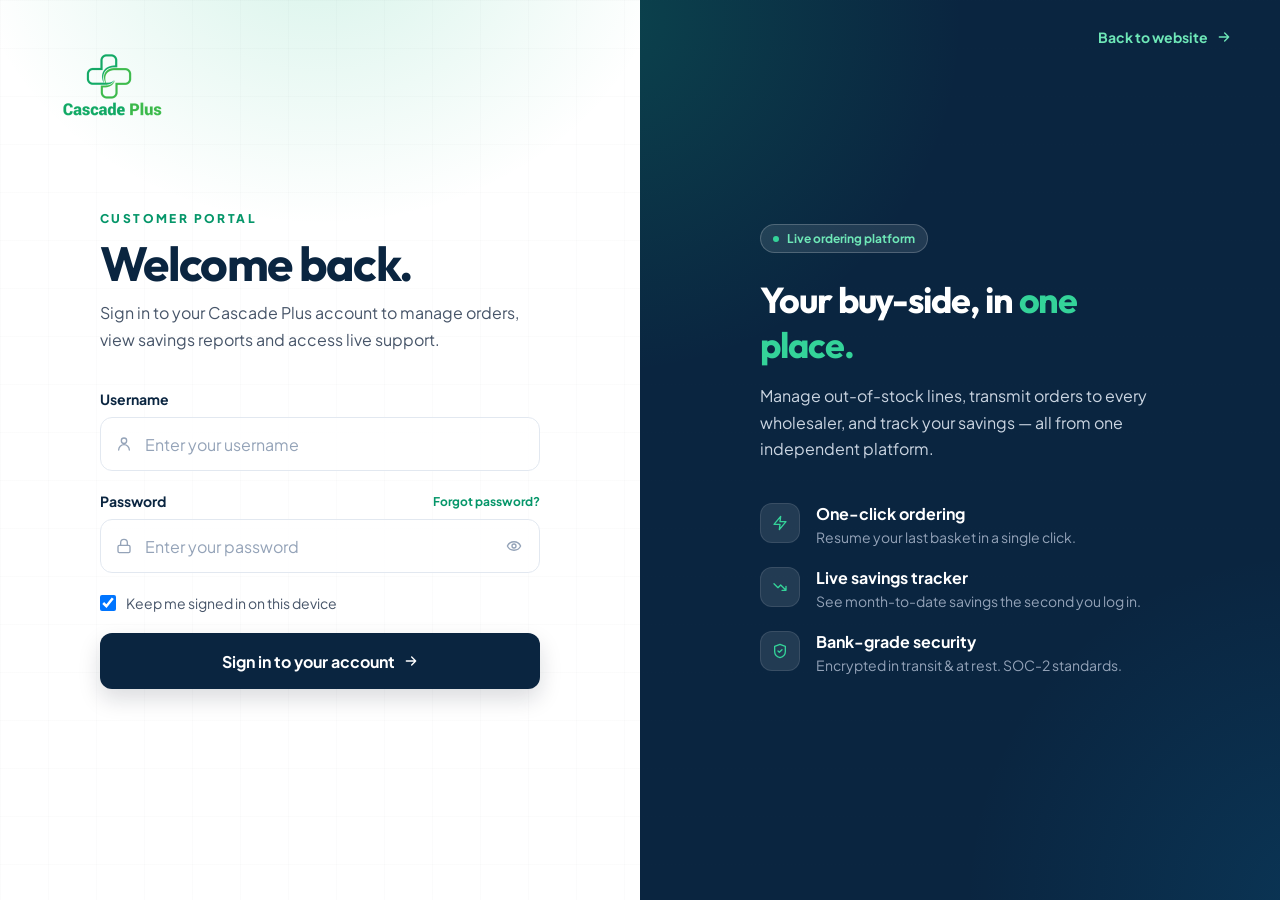
<file: login-page-standalone.html>
<!doctype html>
<html lang="en">
<head>
  <meta charset="utf-8">
  <meta name="viewport" content="width=device-width, initial-scale=1">
  <meta name="description" content="Cascade Plus customer portal sign in">
  <title>Sign in | Cascade Plus</title>
  <link rel="preconnect" href="https://fonts.googleapis.com">
  <link rel="preconnect" href="https://fonts.gstatic.com" crossorigin>
  <link href="https://fonts.googleapis.com/css2?family=Outfit:wght@400;500;600;700;800&amp;family=Plus+Jakarta+Sans:wght@400;500;600;700&amp;display=swap" rel="stylesheet">
  <style>
    :root {
      --navy: #0a2540;
      --navy-hover: #0f365c;
      --emerald: #10b981;
      --emerald-dark: #059669;
      --slate-50: #f8fafc;
      --slate-100: #f1f5f9;
      --slate-200: #e2e8f0;
      --slate-300: #cbd5e1;
      --slate-400: #94a3b8;
      --slate-500: #64748b;
      --slate-600: #475569;
      --rose: #e11d48;
      --rose-300: #fda4af;
    }

    * { box-sizing: border-box; }

    html, body { min-height: 100%; }

    body {
      margin: 0;
      color: var(--navy);
      background: #fff;
      font-family: "Plus Jakarta Sans", Inter, ui-sans-serif, system-ui, -apple-system, BlinkMacSystemFont, "Segoe UI", sans-serif;
      -webkit-font-smoothing: antialiased;
    }

    button, input { font: inherit; }
    button, a, label { -webkit-tap-highlight-color: transparent; }
    button { cursor: pointer; }

    .page {
      display: grid;
      min-height: 100vh;
      grid-template-columns: 1fr 1fr;
    }

    .form-panel {
      position: relative;
      display: flex;
      min-height: 100vh;
      align-items: center;
      justify-content: center;
      overflow: hidden;
      padding: 80px 48px;
      background:
        linear-gradient(rgba(15, 23, 42, .016) 1px, transparent 1px),
        linear-gradient(90deg, rgba(15, 23, 42, .016) 1px, transparent 1px),
        radial-gradient(ellipse 80% 50% at 50% -10%, rgba(16, 185, 129, .18), transparent 70%),
        #fff;
      background-size: 48px 48px, 48px 48px, auto, auto;
    }

    .brand-link {
      position: absolute;
      top: 32px;
      left: 40px;
      z-index: 2;
      display: block;
    }

    .brand-logo { display: block; width: 144px; height: auto; object-fit: contain; }

    .form-wrap {
      position: relative;
      width: 100%;
      max-width: 440px;
      animation: rise-in .5s ease-out both;
    }

    @keyframes rise-in {
      from { opacity: 0; transform: translateY(24px); }
      to { opacity: 1; transform: translateY(0); }
    }

    .eyebrow {
      margin: 0 0 12px;
      color: var(--emerald-dark);
      font-size: 12px;
      font-weight: 800;
      letter-spacing: .2em;
      text-transform: uppercase;
    }

    h1, h2, h3 { margin-top: 0; font-family: Outfit, Inter, ui-sans-serif, system-ui, sans-serif; }

    h1 {
      margin-bottom: 12px;
      font-size: clamp(40px, 4vw, 48px);
      line-height: 1.05;
      letter-spacing: -.035em;
    }

    .intro {
      max-width: 420px;
      margin: 0 0 36px;
      color: var(--slate-600);
      line-height: 1.65;
    }

    .field { margin-bottom: 20px; }

    .label-row {
      display: flex;
      align-items: center;
      justify-content: space-between;
      margin-bottom: 8px;
    }

    label, .label-row > span {
      font-size: 14px;
      font-weight: 700;
      line-height: 20px;
    }

    .text-button {
      border: 0;
      padding: 0;
      color: var(--emerald-dark);
      background: transparent;
      font-size: 12px;
      font-weight: 700;
    }

    .text-button:hover { color: #047857; }

    .input-wrap { position: relative; }

    .icon {
      width: 16px;
      height: 16px;
      fill: none;
      stroke: currentColor;
      stroke-linecap: round;
      stroke-linejoin: round;
      stroke-width: 2;
    }

    .input-icon {
      position: absolute;
      top: 50%;
      left: 16px;
      color: var(--slate-400);
      pointer-events: none;
      transform: translateY(-50%);
    }

    input[type="text"], input[type="email"], input[type="password"] {
      width: 100%;
      min-height: 54px;
      border: 1px solid var(--slate-200);
      border-radius: 12px;
      outline: none;
      padding: 14px 44px;
      color: var(--navy);
      background: rgba(255, 255, 255, .8);
      transition: border-color .18s, box-shadow .18s;
    }

    input::placeholder { color: var(--slate-400); }

    input[type="text"]:focus, input[type="email"]:focus, input[type="password"]:focus {
      border-color: var(--emerald);
      box-shadow: 0 0 0 2px var(--emerald);
    }

    input.invalid { border-color: var(--rose-300); }
    input.invalid:focus { border-color: var(--rose-300); box-shadow: 0 0 0 2px #fecdd3; }

    .toggle-password {
      position: absolute;
      top: 50%;
      right: 12px;
      display: grid;
      width: 28px;
      height: 28px;
      place-items: center;
      border: 0;
      border-radius: 6px;
      color: var(--slate-400);
      background: transparent;
      transform: translateY(-50%);
    }

    .toggle-password:hover { color: var(--slate-600); background: var(--slate-100); }

    .error {
      display: none;
      margin: 6px 0 0;
      color: var(--rose);
      font-size: 12px;
      font-weight: 600;
    }

    .error.visible { display: block; }

    .remember {
      display: flex;
      width: fit-content;
      align-items: center;
      gap: 10px;
      margin: 0 0 20px;
      color: var(--slate-600);
      font-weight: 400;
      cursor: pointer;
      user-select: none;
    }

    .remember input { width: 16px; height: 16px; margin: 0; }

    .primary-button {
      display: inline-flex;
      width: 100%;
      min-height: 56px;
      align-items: center;
      justify-content: center;
      gap: 8px;
      border: 0;
      border-radius: 12px;
      padding: 14px 24px;
      color: #fff;
      background: var(--navy);
      box-shadow: 0 10px 22px rgba(15, 23, 42, .15);
      font-weight: 700;
      transition: background .18s, gap .18s, transform .18s;
    }

    .primary-button:hover { gap: 12px; background: var(--navy-hover); }
    .primary-button:active { transform: translateY(1px); }
    .primary-button:disabled { opacity: .6; cursor: wait; }

    .success-card {
      display: none;
      border: 1px solid #a7f3d0;
      border-radius: 16px;
      padding: 32px;
      text-align: center;
      background: #ecfdf5;
    }

    .success-card.visible { display: block; }
    .success-icon, .mail-icon {
      display: grid;
      width: 56px;
      height: 56px;
      margin: 0 auto 16px;
      place-items: center;
      border-radius: 50%;
      color: var(--emerald);
      background: #fff;
      box-shadow: 0 1px 3px rgba(15, 23, 42, .12);
    }

    .success-card h3 { margin-bottom: 8px; font-size: 20px; }
    .success-card p { margin: 0; color: var(--slate-600); font-size: 14px; }

    .brand-panel {
      position: relative;
      display: flex;
      align-items: center;
      justify-content: center;
      overflow: hidden;
      color: #fff;
      background:
        radial-gradient(circle at -5% 2%, rgba(16, 185, 129, .2), transparent 32%),
        radial-gradient(circle at 105% 100%, rgba(14, 165, 233, .12), transparent 31%),
        linear-gradient(rgba(15, 23, 42, .0024) 1px, transparent 1px),
        linear-gradient(90deg, rgba(15, 23, 42, .0024) 1px, transparent 1px),
        var(--navy);
      background-size: auto, auto, 48px 48px, 48px 48px, auto;
    }

    .back-link {
      position: absolute;
      top: 28px;
      right: 48px;
      display: inline-flex;
      align-items: center;
      gap: 8px;
      color: #6ee7b7;
      text-decoration: none;
      font-size: 14px;
      font-weight: 700;
    }

    .back-link:hover { color: #fff; }

    .brand-content {
      width: 100%;
      max-width: 480px;
      padding: 80px 40px;
      animation: rise-in .6s .1s ease-out both;
    }

    .live-pill {
      display: inline-flex;
      align-items: center;
      gap: 8px;
      margin-bottom: 24px;
      border: 1px solid rgba(255, 255, 255, .2);
      border-radius: 999px;
      padding: 6px 12px;
      color: #6ee7b7;
      background: rgba(255, 255, 255, .1);
      font-size: 12px;
      font-weight: 700;
    }

    .pulse { width: 6px; height: 6px; border-radius: 50%; background: #34d399; box-shadow: 0 0 0 0 rgba(52, 211, 153, .5); animation: pulse 2s infinite; }
    @keyframes pulse { 70% { box-shadow: 0 0 0 8px rgba(52, 211, 153, 0); } 100% { box-shadow: 0 0 0 0 rgba(52, 211, 153, 0); } }

    .brand-content h2 { margin-bottom: 16px; font-size: 36px; line-height: 1.25; letter-spacing: -.03em; }
    .brand-content h2 span { color: #34d399; }
    .brand-copy { margin: 0 0 40px; color: var(--slate-300); line-height: 1.65; }

    .perks { display: grid; gap: 20px; }
    .perk { display: flex; align-items: flex-start; gap: 16px; }
    .perk-icon { display: grid; width: 40px; height: 40px; flex: 0 0 40px; place-items: center; border: 1px solid rgba(255, 255, 255, .1); border-radius: 12px; color: #34d399; background: rgba(255, 255, 255, .1); }
    .perk-title { margin-bottom: 3px; font-weight: 700; }
    .perk-copy { color: var(--slate-400); font-size: 14px; line-height: 1.45; }

    .modal {
      position: fixed;
      inset: 0;
      z-index: 100;
      display: none;
      align-items: center;
      justify-content: center;
      padding: 16px;
    }

    .modal.open { display: flex; }
    .modal-backdrop { position: absolute; inset: 0; border: 0; background: rgba(15, 23, 42, .55); backdrop-filter: blur(4px); }
    .modal-card { position: relative; width: 100%; max-width: 448px; overflow: hidden; border: 1px solid var(--slate-200); border-radius: 16px; background: #fff; box-shadow: 0 24px 60px rgba(15, 23, 42, .28); animation: modal-in .2s ease-out both; }
    @keyframes modal-in { from { opacity: 0; transform: translateY(18px) scale(.98); } }
    .modal-head { display: flex; align-items: flex-start; justify-content: space-between; gap: 16px; padding: 24px 24px 16px; }
    .modal-head .eyebrow { margin-bottom: 8px; }
    .modal-head h2 { margin-bottom: 8px; font-size: 24px; }
    .modal-head p { margin: 0; color: var(--slate-500); font-size: 14px; line-height: 1.5; }
    .close-button { display: grid; width: 34px; height: 34px; flex: 0 0 auto; place-items: center; border: 0; border-radius: 8px; color: var(--slate-400); background: transparent; font-size: 24px; line-height: 1; }
    .close-button:hover { color: var(--slate-600); background: var(--slate-100); }
    .modal-form { border-top: 1px solid var(--slate-100); padding: 20px 24px 24px; }
    .required { color: var(--rose); }
    .modal-actions { display: flex; justify-content: flex-end; gap: 12px; padding-top: 4px; }
    .secondary-button { min-height: 44px; border: 1px solid var(--slate-200); border-radius: 12px; padding: 10px 20px; color: var(--navy); background: #fff; font-size: 14px; font-weight: 700; }
    .secondary-button:hover { background: var(--slate-50); }
    .modal-actions .primary-button { width: auto; min-height: 44px; padding: 10px 20px; box-shadow: none; font-size: 14px; }
    .recovery-success { display: none; padding: 40px 32px; text-align: center; }
    .recovery-success.visible { display: block; }
    .recovery-success .mail-icon { width: 64px; height: 64px; margin-bottom: 24px; background: #ecfdf5; box-shadow: none; }
    .recovery-success h2 { margin-bottom: 12px; font-size: 24px; }
    .recovery-success p { margin: 0; color: var(--slate-600); font-size: 14px; line-height: 1.6; }
    .recovery-success .primary-button { width: auto; min-height: 44px; margin-top: 28px; padding: 10px 24px; box-shadow: none; font-size: 14px; }

    .sr-only { position: absolute; width: 1px; height: 1px; overflow: hidden; clip: rect(0, 0, 0, 0); white-space: nowrap; }
    [hidden] { display: none !important; }

    @media (max-width: 1023px) {
      .page { grid-template-columns: 1fr; }
      .brand-panel { display: none; }
      .form-panel { padding: 112px 32px 64px; }
    }

    @media (min-width: 1024px) {
      html, body { height: 100%; overflow: hidden; }
    }

    @media (max-width: 540px) {
      .form-panel { align-items: flex-start; padding: 108px 20px 48px; }
      .brand-link { top: 24px; left: 24px; }
      .brand-logo { width: 128px; }
      h1 { font-size: 40px; }
      .intro { margin-bottom: 30px; }
      .modal-actions { flex-direction: column-reverse; }
      .modal-actions button { width: 100% !important; }
    }

    @media (prefers-reduced-motion: reduce) {
      *, *::before, *::after { scroll-behavior: auto !important; animation-duration: .01ms !important; animation-iteration-count: 1 !important; transition-duration: .01ms !important; }
    }
  </style>
</head>
<body>
  <main class="page">
    <section class="form-panel" aria-labelledby="page-title">
      <a class="brand-link" href="#" aria-label="Cascade Plus home">
        <img class="brand-logo" alt="Cascade Plus" src="[data-uri]">
      </a>

      <div class="form-wrap">
        <p class="eyebrow">Customer Portal</p>
        <h1 id="page-title" data-testid="login-page-title">Welcome back.</h1>
        <p class="intro">Sign in to your Cascade Plus account to manage orders, view savings reports and access live support.</p>

        <form id="login-form" novalidate>
          <div class="field">
            <div class="label-row"><span><label for="username">Username</label></span></div>
            <div class="input-wrap">
              <svg class="icon input-icon" aria-hidden="true"><use href="#icon-user"/></svg>
              <input id="username" name="username" type="text" autocomplete="username" placeholder="Enter your username" data-testid="login-input-email" aria-describedby="username-error">
            </div>
            <p class="error" id="username-error" role="alert">Required</p>
          </div>

          <div class="field">
            <div class="label-row">
              <span><label for="password">Password</label></span>
              <button class="text-button" id="forgot-password" type="button" data-testid="login-forgot-link">Forgot password?</button>
            </div>
            <div class="input-wrap">
              <svg class="icon input-icon" aria-hidden="true"><use href="#icon-lock"/></svg>
              <input id="password" name="password" type="password" autocomplete="current-password" placeholder="Enter your password" data-testid="login-input-password" aria-describedby="password-error">
              <button class="toggle-password" type="button" data-password-toggle="password" data-testid="login-toggle-password" aria-label="Show password">
                <svg class="icon eye-shown" aria-hidden="true"><use href="#icon-eye"/></svg>
                <svg class="icon eye-hidden" aria-hidden="true" hidden><use href="#icon-eye-off"/></svg>
              </button>
            </div>
            <p class="error" id="password-error" role="alert">Required</p>
          </div>

          <label class="remember">
            <input type="checkbox" name="remember" checked data-testid="login-remember-checkbox">
            <span>Keep me signed in on this device</span>
          </label>

          <button class="primary-button" id="login-submit" type="submit" data-testid="login-submit-button">
            <span>Sign in to your account</span>
            <svg class="icon" aria-hidden="true"><use href="#icon-arrow"/></svg>
          </button>
        </form>

        <div class="success-card" id="login-success" data-testid="login-success-message" role="status">
          <div class="success-icon"><svg class="icon" style="width:28px;height:28px" aria-hidden="true"><use href="#icon-check"/></svg></div>
          <h3>Signed in successfully</h3>
          <p>Redirecting you to your dashboard…</p>
        </div>
      </div>
    </section>

    <aside class="brand-panel" aria-label="Cascade Plus platform benefits">
      <a class="back-link" href="#">Back to website <svg class="icon" aria-hidden="true"><use href="#icon-arrow"/></svg></a>
      <div class="brand-content">
        <div class="live-pill"><span class="pulse"></span> Live ordering platform</div>
        <h2>Your buy-side, in <span>one place.</span></h2>
        <p class="brand-copy">Manage out-of-stock lines, transmit orders to every wholesaler, and track your savings — all from one independent platform.</p>
        <div class="perks">
          <div class="perk">
            <div class="perk-icon"><svg class="icon" aria-hidden="true"><use href="#icon-zap"/></svg></div>
            <div><div class="perk-title">One-click ordering</div><div class="perk-copy">Resume your last basket in a single click.</div></div>
          </div>
          <div class="perk">
            <div class="perk-icon"><svg class="icon" aria-hidden="true"><use href="#icon-trend"/></svg></div>
            <div><div class="perk-title">Live savings tracker</div><div class="perk-copy">See month-to-date savings the second you log in.</div></div>
          </div>
          <div class="perk">
            <div class="perk-icon"><svg class="icon" aria-hidden="true"><use href="#icon-shield"/></svg></div>
            <div><div class="perk-title">Bank-grade security</div><div class="perk-copy">Encrypted in transit &amp; at rest. SOC-2 standards.</div></div>
          </div>
        </div>
      </div>
    </aside>
  </main>

  <div class="modal" id="recovery-modal" role="dialog" aria-modal="true" aria-labelledby="recovery-title" aria-hidden="true">
    <button class="modal-backdrop" type="button" data-close-modal aria-label="Close password recovery"></button>
    <div class="modal-card">
      <div id="recovery-entry">
        <div class="modal-head">
          <div>
            <p class="eyebrow">Password recovery</p>
            <h2 id="recovery-title">Reset your password</h2>
            <p>Enter your details and we'll send a new password to your email.</p>
          </div>
          <button class="close-button" type="button" data-close-modal aria-label="Close password recovery">×</button>
        </div>
        <form class="modal-form" id="recovery-form" novalidate>
          <div class="field">
            <div class="label-row"><span><label for="recovery-username">Username <b class="required">*</b></label></span></div>
            <div class="input-wrap">
              <svg class="icon input-icon" aria-hidden="true"><use href="#icon-user"/></svg>
              <input id="recovery-username" name="recovery-username" type="text" autocomplete="username" placeholder="jsmith" aria-describedby="recovery-username-error">
            </div>
            <p class="error" id="recovery-username-error" role="alert">Required</p>
          </div>
          <div class="field">
            <div class="label-row"><span><label for="recovery-email">Email <b class="required">*</b></label></span></div>
            <div class="input-wrap">
              <svg class="icon input-icon" aria-hidden="true"><use href="#icon-mail"/></svg>
              <input id="recovery-email" name="recovery-email" type="email" autocomplete="email" placeholder="you@pharmacy.co.uk" aria-describedby="recovery-email-error">
            </div>
            <p class="error" id="recovery-email-error" role="alert">Required</p>
          </div>
          <div class="modal-actions">
            <button class="secondary-button" type="button" data-close-modal>Cancel</button>
            <button class="primary-button" id="recovery-submit" type="submit"><span>Submit</span><svg class="icon" aria-hidden="true"><use href="#icon-arrow"/></svg></button>
          </div>
        </form>
      </div>
      <div class="recovery-success" id="recovery-success" role="status">
        <div class="mail-icon"><svg class="icon" style="width:32px;height:32px" aria-hidden="true"><use href="#icon-mail-check"/></svg></div>
        <h2>Password sent to your email</h2>
        <p>We've sent a new password to <strong id="recovery-address"></strong>. Check your inbox (and spam folder) to sign back in.</p>
        <button class="primary-button" type="button" data-close-modal>Got it</button>
      </div>
    </div>
  </div>

  <svg class="sr-only" aria-hidden="true">
    <defs>
      <symbol id="icon-user" viewBox="0 0 24 24"><path d="M20 21a8 8 0 0 0-16 0"/><circle cx="12" cy="7" r="4"/></symbol>
      <symbol id="icon-lock" viewBox="0 0 24 24"><rect x="3" y="11" width="18" height="11" rx="2"/><path d="M7 11V7a5 5 0 0 1 10 0v4"/></symbol>
      <symbol id="icon-eye" viewBox="0 0 24 24"><path d="M2.1 12a10.9 10.9 0 0 1 19.8 0 10.9 10.9 0 0 1-19.8 0Z"/><circle cx="12" cy="12" r="3"/></symbol>
      <symbol id="icon-eye-off" viewBox="0 0 24 24"><path d="m3 3 18 18M10.6 10.6A2 2 0 0 0 13.4 13.4M9.9 4.2A10.7 10.7 0 0 1 22 12a11.6 11.6 0 0 1-2 3M6.6 6.6A11.5 11.5 0 0 0 2 12a10.9 10.9 0 0 0 14.2 6"/></symbol>
      <symbol id="icon-arrow" viewBox="0 0 24 24"><path d="M5 12h14M13 6l6 6-6 6"/></symbol>
      <symbol id="icon-check" viewBox="0 0 24 24"><circle cx="12" cy="12" r="10"/><path d="m8 12 2.7 2.7L16 9.5"/></symbol>
      <symbol id="icon-mail" viewBox="0 0 24 24"><rect x="3" y="5" width="18" height="14" rx="2"/><path d="m3 7 9 6 9-6"/></symbol>
      <symbol id="icon-mail-check" viewBox="0 0 24 24"><path d="M22 13v6a2 2 0 0 1-2 2H4a2 2 0 0 1-2-2V7a2 2 0 0 1 2-2h9M22 6l-4 4-2-2M2 7l10 7 4-3"/></symbol>
      <symbol id="icon-zap" viewBox="0 0 24 24"><path d="M13 2 3 14h9l-1 8 10-12h-9z"/></symbol>
      <symbol id="icon-trend" viewBox="0 0 24 24"><path d="M3 7l6 6 4-4 8 8M21 11v6h-6"/></symbol>
      <symbol id="icon-shield" viewBox="0 0 24 24"><path d="M20 13c0 5-3.5 7.5-8 9-4.5-1.5-8-4-8-9V5l8-3 8 3zM9 12l2 2 4-4"/></symbol>
    </defs>
  </svg>

  <script>
    (() => {
      const $ = (selector, root = document) => root.querySelector(selector);
      const loginForm = $('#login-form');
      const loginSuccess = $('#login-success');
      const loginSubmit = $('#login-submit');
      const modal = $('#recovery-modal');
      const recoveryForm = $('#recovery-form');
      const recoveryEntry = $('#recovery-entry');
      const recoverySuccess = $('#recovery-success');
      let previousFocus = null;

      function setError(input, message) {
        const error = $('#' + input.id + '-error');
        input.classList.toggle('invalid', Boolean(message));
        input.setAttribute('aria-invalid', Boolean(message));
        if (error) {
          error.textContent = message || '';
          error.classList.toggle('visible', Boolean(message));
        }
      }

      function clearErrorOnInput(input) {
        input.addEventListener('input', () => setError(input, ''));
      }

      document.querySelectorAll('input[type="text"], input[type="email"], input[type="password"]').forEach(clearErrorOnInput);

      document.querySelectorAll('[data-password-toggle]').forEach((button) => {
        button.addEventListener('click', () => {
          const input = $('#' + button.dataset.passwordToggle);
          const reveal = input.type === 'password';
          input.type = reveal ? 'text' : 'password';
          button.setAttribute('aria-label', reveal ? 'Hide password' : 'Show password');
          $('.eye-shown', button).hidden = reveal;
          $('.eye-hidden', button).hidden = !reveal;
        });
      });

      loginForm.addEventListener('submit', (event) => {
        event.preventDefault();
        const username = $('#username');
        const password = $('#password');
        setError(username, username.value.trim() ? '' : 'Required');
        setError(password, !password.value ? 'Required' : password.value.length < 6 ? 'Must be at least 6 characters' : '');
        if (!username.value.trim() || password.value.length < 6) return;

        if (username.value.trim() !== 'dummy1' || password.value !== '1234@Abcd') {
          setError(username, username.value.trim() !== 'dummy1' ? 'Incorrect username' : '');
          setError(password, password.value !== '1234@Abcd' ? 'Incorrect password' : '');
          return;
        }

        loginSubmit.disabled = true;
        $('span', loginSubmit).textContent = 'Signing in...';
        window.setTimeout(() => {
          loginForm.hidden = true;
          loginSuccess.classList.add('visible');
          window.location.href = 'Dashboard.html';
        }, 900);
      });

      function openModal() {
        previousFocus = document.activeElement;
        recoveryForm.reset();
        recoveryEntry.style.display = '';
        recoverySuccess.classList.remove('visible');
        modal.classList.add('open');
        modal.setAttribute('aria-hidden', 'false');
        document.body.style.overflow = 'hidden';
        window.setTimeout(() => $('#recovery-username').focus(), 0);
      }

      function closeModal() {
        modal.classList.remove('open');
        modal.setAttribute('aria-hidden', 'true');
        document.body.style.overflow = '';
        if (previousFocus) previousFocus.focus();
      }

      $('#forgot-password').addEventListener('click', openModal);
      document.querySelectorAll('[data-close-modal]').forEach((button) => button.addEventListener('click', closeModal));
      document.addEventListener('keydown', (event) => {
        if (event.key === 'Escape' && modal.classList.contains('open')) closeModal();
      });

      recoveryForm.addEventListener('submit', (event) => {
        event.preventDefault();
        const username = $('#recovery-username');
        const email = $('#recovery-email');
        const emailValid = /^[^\s@]+@[^\s@]+\.[^\s@]+$/.test(email.value);
        setError(username, username.value.trim() ? '' : 'Required');
        setError(email, !email.value.trim() ? 'Required' : emailValid ? '' : 'Enter a valid email');
        if (!username.value.trim() || !emailValid) return;

        const submit = $('#recovery-submit');
        submit.disabled = true;
        $('span', submit).textContent = 'Submitting...';
        window.setTimeout(() => {
          submit.disabled = false;
          $('span', submit).textContent = 'Submit';
          $('#recovery-address').textContent = email.value.trim();
          recoveryEntry.style.display = 'none';
          recoverySuccess.classList.add('visible');
        }, 800);
      });
    })();
  </script>
</body>
</html>
</file>
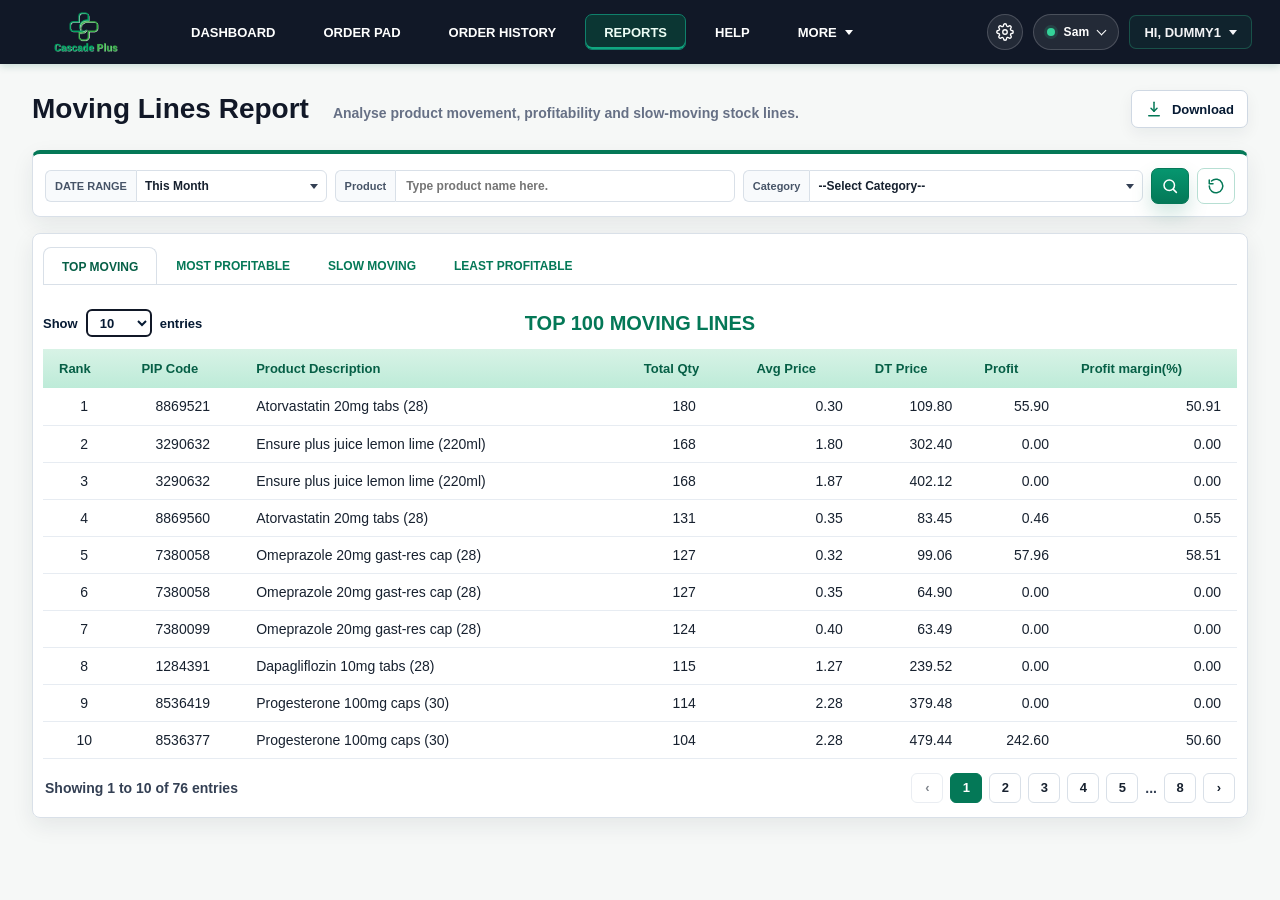
<file: moving.html>
<!doctype html>
<html lang="en">

<head>
  <meta charset="utf-8" />
  <meta name="viewport" content="width=device-width, initial-scale=1" />
  <title>CASCADE Moving Lines Report</title>
  <style>
    :root {
      --green: #047857;
      --green-dark: #065f46;
      --green-soft: #ecfdf5;
      --ink: #17212f;
      --muted: #667085;
      --line: #d9e0e8;
      --app-bg: #f6f8f7;
      --shadow: 0 14px 34px rgba(23, 33, 47, 0.1);
      --red: #e5485d;
      font-family: "Segoe UI", Arial, sans-serif;
    }

    * { box-sizing: border-box; }
    [hidden] { display: none !important; }
    body { margin: 0; min-width: 320px; color: var(--ink); background: var(--app-bg); background-attachment: fixed; background-size: cover; background-position: center bottom; }
    button, input, select { font: inherit; }
    button { cursor: pointer; }
    button:disabled { cursor: not-allowed; opacity: .55; }

    .app-shell { min-height: 100vh; }
    .topbar {
      min-height: 64px;
      display: grid;
      grid-template-columns: auto minmax(0, 1fr) auto;
      align-items: center;
      gap: 22px;
      padding: 0 24px;
      color: #fff;
      background: #111827;
      box-shadow: 0 2px 8px rgba(6, 95, 70, .2);
    }
    .brand { display: inline-flex; align-items: center; }
    .brand-logo { width: auto; height: 48px; max-width: 124px; object-fit: contain; }
    .main-nav { display: flex; align-items: flex-end; gap: 8px; align-self: stretch; overflow: visible; }
    .main-nav a, .main-nav button, .profile-button {
      min-height: 44px;
      border: 0;
      border-radius: 8px 8px 0 0;
      padding: 0 16px;
      display: inline-flex;
      align-items: center;
      justify-content: center;
      color: #fff;
      background: transparent;
      font-size: 13px;
      font-weight: 700;
      text-decoration: none;
      text-transform: uppercase;
      text-align: center;
      white-space: nowrap;
    }
    .main-nav a.active, .main-nav a:hover, .main-nav button:hover,
    .nav-more:hover>.more-toggle, .nav-more:focus-within>.more-toggle { color: var(--green); background: #fff; }
    .main-nav a.active { position: relative; margin-top: 12px; }
    .nav-more { position: relative; display: inline-flex; align-items: flex-end; }
    .more-toggle { gap: 8px; }
    .more-toggle::after, .select-wrap::after {
      content: "";
      width: 0;
      height: 0;
      border-left: 4px solid transparent;
      border-right: 4px solid transparent;
      border-top: 5px solid currentColor;
    }
    .more-menu {
      position: absolute;
      top: calc(100% - 1px);
      left: 0;
      z-index: 30;
      min-width: 178px;
      display: none;
      flex-direction: column;
      gap: 4px;
      padding: 8px;
      border-radius: 0 0 8px 8px;
      background: #fff;
      box-shadow: 0 16px 34px rgba(15, 23, 42, .2);
    }
    .nav-more:hover .more-menu, .nav-more:focus-within .more-menu { display: flex; }
    .main-nav .more-menu a { min-height: 38px; border-radius: 6px; padding: 0 12px; color: var(--ink); background: transparent; }
    .main-nav .more-menu a:hover, .main-nav .more-menu a:focus-visible { color: #fff; background: var(--green); }
    .profile-button {
      min-height: 36px;
      gap: 8px;
      border-radius: 999px;
      border: 1px solid rgba(255, 255, 255, .16);
      color: #fff;
      background: rgba(255, 255, 255, .12);
    }
    .profile-button::after {
      content: "";
      width: 8px;
      height: 8px;
      border-right: 1.5px solid currentColor;
      border-bottom: 1.5px solid currentColor;
      transform: translateY(-2px) rotate(45deg);
    }
    .account-menu { position: relative; justify-self: end; }
    .account-dropdown {
      position: absolute;
      top: calc(100% + 8px);
      right: 0;
      z-index: 60;
      width: min(232px, calc(100vw - 24px));
      display: none;
      flex-direction: column;
      padding: 8px 0;
      border-radius: 8px;
      color: rgba(255, 255, 255, .9);
      background: #0f1726;
      box-shadow: 0 12px 24px rgba(15, 23, 42, .28);
    }
    .account-menu.is-open .account-dropdown { display: flex; }
    .account-menu-item {
      min-height: 50px;
      display: flex;
      align-items: center;
      gap: 16px;
      border: 0;
      padding: 0 16px;
      color: rgba(255, 255, 255, .86);
      background: transparent;
      font-size: 12px;
      font-weight: 600;
      letter-spacing: 1.8px;
      text-align: left;
      text-transform: uppercase;
    }
    .account-menu-item svg, .icon { display: block; fill: none; stroke: currentColor; stroke-linecap: round; stroke-linejoin: round; }
    .account-menu-item svg { width: 22px; height: 22px; stroke-width: 1.8; }
    .account-menu-separator { height: 1px; margin: 4px 0; background: rgba(255, 255, 255, .12); }

    .workspace { padding: 26px; }
    .heading-row { display: flex; justify-content: space-between; align-items: flex-start; gap: 18px; margin-bottom: 18px; }
    .page-heading h1 { margin: 0; font-size: 32px; line-height: 1.1; color: var(--ink); }
    .page-heading p { margin: 8px 0 0; color: var(--muted); font-weight: 600; }

    .download-toggle, .filter-panel, .table-panel { border: 1px solid var(--line); border-radius: 8px; background: #fff; box-shadow: var(--shadow); }
    .download-toggle {
      min-height: 38px;
      display: inline-flex;
      align-items: center;
      gap: 8px;
      padding: 0 14px;
      color: #fff;
      background: var(--green);
      font-weight: 700;
    }
    .download-toggle .icon { width: 18px; height: 18px; stroke-width: 2; }

    .tab-strip {
      display: flex;
      align-items: flex-end;
      gap: 0;
      border-bottom: 1px solid var(--line);
      margin-bottom: 24px;
      overflow-x: auto;
    }
    .tab-button {
      min-height: 38px;
      border: 1px solid transparent;
      border-bottom: 0;
      padding: 0 18px;
      color: var(--green);
      background: transparent;
      font-size: 12px;
      font-weight: 800;
      text-transform: uppercase;
      white-space: nowrap;
    }
    .tab-button.active {
      border-color: var(--line);
      border-radius: 8px 8px 0 0;
      color: var(--green-dark);
      background: #fff;
      transform: translateY(1px);
    }

    .report-title-center {
      margin: 0 0 26px;
      color: #00952e;
      font-size: 20px;
      font-weight: 900;
      text-align: center;
      text-transform: uppercase;
      letter-spacing: .6px;
    }

    .filter-panel { margin-bottom: 16px; padding: 14px 12px 12px; }
    .filter-grid {
      display: grid;
      grid-template-columns: minmax(210px, .95fr) minmax(300px, 1.35fr) minmax(300px, 1.35fr) auto auto;
      gap: 8px;
      align-items: center;
    }
    .field {
      min-width: 0;
      display: grid;
      grid-template-columns: max-content minmax(0, 1fr);
    }
    .field>span:first-child {
      min-height: 30px;
      display: inline-flex;
      align-items: center;
      border: 1px solid var(--line);
      border-right: 0;
      border-radius: 6px 0 0 6px;
      padding: 0 9px;
      color: #344054;
      background: #f8fafc;
      font-size: 11px;
      font-weight: 600;
      white-space: nowrap;
    }
    .control {
      min-height: 30px;
      border: 1px solid var(--line);
      border-radius: 0 6px 6px 0;
      display: grid;
      grid-template-columns: minmax(0, 1fr) auto;
      align-items: center;
      gap: 6px;
      padding: 0 8px;
      color: #344054;
      background: #fff;
      font-size: 12px;
      font-weight: 600;
    }
    .control input, .control select {
      width: 100%;
      min-width: 0;
      min-height: 28px;
      border: 0;
      outline: 0;
      color: var(--ink);
      background: transparent;
      font-weight: 600;
    }
    .select-wrap select { appearance: none; }
    .green-button, .soft-button {
      width: 34px;
      min-width: 34px;
      height: 30px;
      min-height: 30px;
      border-radius: 6px;
      display: inline-flex;
      align-items: center;
      justify-content: center;
      padding: 0;
      font-weight: 700;
    }
    .green-button { border: 1px solid var(--green); color: #fff; background: linear-gradient(180deg, #06966f 0%, #047857 100%); box-shadow: 0 10px 20px rgba(4, 120, 87, .22); }
    .soft-button { border: 1px solid var(--line); color: #344054; background: #fff; }

    .entries-row {
      display: flex;
      align-items: center;
      justify-content: space-between;
      gap: 12px;
      margin: 0 0 8px;
      color: var(--ink);
      font-size: 14px;
    }
    .entries-row label { display: inline-flex; align-items: center; gap: 6px; }
    .entries-row select { min-height: 28px; border: 1px solid var(--line); border-radius: 5px; color: var(--ink); background: #fff; }

    .table-panel { padding: 16px; }
    .table-scroll { overflow-x: auto; }
    table { width: 100%; min-width: 1060px; border-collapse: collapse; }
    th {
      padding: 9px 10px;
      color: #fff;
      background: #009f2f;
      font-size: 13px;
      font-weight: 800;
      text-align: center;
      white-space: nowrap;
    }
    td {
      padding: 9px 10px;
      border-bottom: 1px solid #d7dce2;
      background: #fff;
      font-size: 13px;
      text-align: center;
      vertical-align: middle;
    }
    tbody tr:nth-child(odd) td { background: #f7f7f7; }
    tbody tr:hover td { background: #eefbf4; }
    td.product-cell { text-align: left; min-width: 300px; }
    .num { text-align: right; font-variant-numeric: tabular-nums; }

    .table-footer {
      min-height: 42px;
      display: flex;
      justify-content: space-between;
      align-items: center;
      gap: 12px;
      padding-top: 10px;
      color: #344054;
      font-size: 13px;
    }
    .pagination { display: flex; justify-content: flex-end; align-items: center; gap: 4px; }
    .pagination button {
      min-width: 32px;
      height: 30px;
      border: 1px solid transparent;
      border-radius: 5px;
      color: #344054;
      background: transparent;
    }
    .pagination button.active { border-color: #b9c3cf; background: #eef0f2; font-weight: 800; }
    .pagination button:not(:disabled):hover { color: #fff; background: var(--green); }

    @media (max-width: 1080px) {
      .filter-grid { grid-template-columns: repeat(2, minmax(0, 1fr)); }
      .filter-grid .green-button, .filter-grid .soft-button { align-self: end; }
    }
    @media (max-width: 760px) {
      .workspace { padding: 18px 12px; }
      .heading-row, .entries-row, .table-footer { flex-direction: column; align-items: stretch; }
      .filter-grid { grid-template-columns: 1fr; }
      .green-button, .soft-button, .download-toggle { width: 100%; }
    }
  
    /* Unified report styling: aligned with Order Report */
    .workspace {
      width: min(100%, 1760px);
      margin: 0 auto;
      padding: 26px 32px 44px;
    }

    .heading-row {
      display: flex;
      align-items: center;
      justify-content: space-between;
      gap: 20px;
      margin-bottom: 22px;
    }

    .page-heading {
      display: flex;
      align-items: baseline;
      gap: 24px;
    }

    .page-heading h1 {
      margin: 0;
      color: #111827;
      font-size: 28px;
      font-weight: 600;
      line-height: 1.15;
    }

    .page-heading p {
      margin: 0;
      color: var(--muted);
      font-size: 14px;
      font-weight: 600;
    }

    .download-toggle {
      min-height: 38px;
      display: inline-flex;
      align-items: center;
      gap: 9px;
      border: 1px solid var(--line);
      border-radius: 7px;
      padding: 0 13px;
      color: var(--ink);
      background: #fff;
      font-size: 13px;
      font-weight: 700;
      box-shadow: 0 4px 12px rgba(23, 33, 47, 0.05);
    }

    .download-toggle .icon,
    .filter-panel .icon,
    .green-button .icon,
    .soft-button .icon {
      width: 18px;
      height: 18px;
      stroke-width: 2;
    }

    .download-toggle .icon {
      color: var(--green);
    }

    .filter-panel,
    .table-panel,
    .savings-filter-bar,
    .savings-kpi-card,
    .savings-chart-card,
    .savings-methodology-box {
      border: 1px solid var(--line);
      border-radius: 8px;
      background: #fff;
      box-shadow: var(--shadow);
    }

    .filter-panel,
    .savings-filter-bar {
      margin-bottom: 16px;
      padding: 14px 12px 12px;
    }

    .filter-grid,
    .savings-filter-bar {
      gap: 8px;
      align-items: center;
    }

    .field {
      min-width: 0;
      display: grid;
      grid-template-columns: max-content minmax(0, 1fr);
      gap: 0;
    }

    .field > span:first-child,
    .field-label {
      min-height: 30px;
      display: inline-flex;
      align-items: center;
      border: 1px solid var(--line);
      border-right: 0;
      border-radius: 6px 0 0 6px;
      padding: 0 9px;
      color: #344054;
      background: #f8fafc;
      font-size: 11px;
      font-weight: 600;
      white-space: nowrap;
    }

    .control {
      min-height: 30px;
      border: 1px solid var(--line);
      border-radius: 0 6px 6px 0;
      display: grid;
      grid-template-columns: auto minmax(0, 1fr) auto;
      align-items: center;
      gap: 6px;
      padding: 0 8px;
      color: #344054;
      background: #fff;
      box-shadow: none;
      font-size: 12px;
      font-weight: 600;
    }

    .control input,
    .control select {
      width: 100%;
      min-width: 0;
      min-height: 28px;
      border: 0;
      outline: 0;
      color: var(--ink);
      background: transparent;
      font-weight: 600;
    }

    .select-wrap {
      grid-template-columns: minmax(0, 1fr) auto;
    }

    .select-wrap select {
      appearance: none;
    }

    .date-wrap {
      grid-template-columns: minmax(0, 1fr);
      padding-right: 6px;
    }

    .date-wrap input[type="date"] {
      color-scheme: light;
      cursor: pointer;
    }

    .date-wrap input[type="date"]::-webkit-calendar-picker-indicator {
      width: 18px;
      height: 18px;
      margin-left: 6px;
      cursor: pointer;
      opacity: 0.85;
    }

    .filter-actions {
      display: flex;
      justify-content: flex-end;
      gap: 6px;
    }

    .soft-button,
    .green-button,
    .icon-button,
    .icon-filter-button {
      width: 34px;
      min-width: 34px;
      height: 30px;
      min-height: 30px;
      border-radius: 6px;
      display: inline-flex;
      align-items: center;
      justify-content: center;
      padding: 0;
      font-weight: 700;
    }

    .soft-button,
    .icon-button,
    .secondary-button.icon-filter-button {
      border: 1px solid var(--line);
      color: var(--green-dark);
      background: var(--green-soft);
    }

    .green-button,
    .primary-button.icon-filter-button {
      border: 1px solid var(--green);
      color: #fff;
      background: linear-gradient(180deg, #06966f 0%, #047857 100%);
      box-shadow: 0 10px 20px rgba(4, 120, 87, 0.22);
    }

    .table-panel {
      padding: 8px 10px 10px;
      overflow: hidden;
    }

    .table-toolbar {
      min-height: 34px;
      display: flex;
      align-items: center;
      justify-content: space-between;
      gap: 10px;
      margin-bottom: 6px;
    }

    .entries-control,
    .entries-row label {
      display: inline-flex;
      align-items: center;
      gap: 8px;
      color: #061a33;
      font-size: 13px;
      font-weight: 600;
    }

    .entries-control select,
    .entries-row select {
      min-width: 66px;
      min-height: 28px;
      border: 2px solid #111827;
      border-radius: 6px;
      padding: 0 8px;
      color: #061a33;
      background: #fff;
      font-weight: 600;
    }

    table {
      width: 100%;
      border-collapse: collapse;
      font-size: 14px;
    }

    thead th,
    .savings-details-table th {
      height: 38px;
      padding: 0 16px;
      color: var(--green-dark);
      background: linear-gradient(180deg, #d8f3e6 0%, #c3ead9 100%);
      font-size: 13px;
      font-weight: 700;
      text-align: left;
      white-space: nowrap;
    }

    tbody td,
    .savings-details-table td {
      height: 36px;
      border-bottom: 1px solid #e7ecf2;
      padding: 0 16px;
      color: #17212f;
      background: #fff;
      font-size: 14px;
      font-weight: 500;
      white-space: nowrap;
      vertical-align: middle;
    }

    tbody tr:nth-child(odd) td {
      background: #fff;
    }

    tbody tr:hover td,
    tbody tr:hover,
    .savings-details-table tbody tr:hover td {
      background: #f8fffc;
    }

    .num,
    td.num,
    th.num,
    .numeric {
      text-align: right !important;
      font-variant-numeric: tabular-nums;
    }

    .table-footer {
      min-height: 48px;
      display: flex;
      align-items: center;
      justify-content: space-between;
      gap: 18px;
      padding: 10px 2px 0;
      color: #344054;
      font-size: 14px;
      font-weight: 600;
    }

    .pagination {
      display: flex;
      align-items: center;
      justify-content: flex-end;
      gap: 7px;
    }

    .pagination button,
    .page-button {
      min-width: 32px;
      min-height: 30px;
      border: 1px solid var(--line);
      border-radius: 6px;
      color: #17212f;
      background: #fff;
      font-size: 13px;
      font-weight: 800;
    }

    .pagination button.active,
    .page-button.active {
      border-color: var(--green);
      color: #fff;
      background: var(--green);
      box-shadow: none;
    }

    .pagination button:not(:disabled):hover,
    .page-button:not(:disabled):hover {
      color: #fff;
      background: var(--green);
    }

    @media (max-width: 760px) {
      .workspace {
        padding: 22px 16px 34px;
      }

      .heading-row,
      .page-heading,
      .table-footer {
        align-items: flex-start;
        flex-direction: column;
        gap: 8px;
      }

      .filter-grid,
      .savings-filter-bar {
        grid-template-columns: 1fr !important;
      }
    }

    /* Report consistency refinements */
    .download-toggle {
      min-height: 38px;
      border: 1px solid #cfd8e3;
      border-radius: 7px;
      color: #061a33;
      background: #fff;
      box-shadow: 0 6px 16px rgba(23, 33, 47, 0.06);
    }

    .download-toggle:hover,
    .download-toggle:focus-visible {
      border-color: #10b981;
      color: var(--green);
      outline: 0;
    }

    .filter-panel {
      border-top: 4px solid var(--green);
      background: rgba(255, 255, 255, 0.96);
      box-shadow: 0 8px 22px rgba(23, 33, 47, 0.08);
    }

    .field>span:first-child,
    .field-label {
      color: #475467;
      background: #f8fafc;
      font-weight: 700;
    }

    .control {
      min-height: 32px;
    }

    .green-button {
      width: 38px;
      min-width: 38px;
      height: 36px;
      min-height: 36px;
      border-radius: 7px;
      background: linear-gradient(180deg, #06966f 0%, #047857 100%);
      box-shadow: 0 10px 20px rgba(4, 120, 87, 0.18);
    }

    .soft-button,
    .icon-button {
      width: 38px;
      min-width: 38px;
      height: 36px;
      min-height: 36px;
      border: 1px solid #b7dfd3;
      border-radius: 7px;
      color: var(--green);
      background: #fff;
    }

    .table-panel {
      padding: 12px 10px 10px;
      background: rgba(255, 255, 255, 0.97);
      box-shadow: 0 8px 22px rgba(23, 33, 47, 0.08);
    }

    thead th {
      height: 39px;
      background: linear-gradient(180deg, #d8f3e6 0%, #bdebd8 100%);
    }

    tbody td {
      height: 37px;
    }

    tbody tr:hover td,
    tbody tr:hover {
      background: #f6fffb;
    }

    .pagination button,
    .page-button {
      border-color: #d9e0e8;
      background: #fff;
    }

    .table-panel .filter-panel {
      display: none;
    }

    .tab-strip {
      scrollbar-width: none;
    }

    .tab-strip::-webkit-scrollbar {
      display: none;
      width: 0;
      height: 0;
    }

    .filter-label-row {
      display: inline-flex;
      align-items: center;
      gap: 6px;
      text-transform: uppercase;
    }

    .range-limit-note {
      color: #ff1723;
      font-size: 10px;
      font-weight: 900;
      line-height: 1;
      text-transform: none;
      white-space: nowrap;
    }

    .filter-grid .field:first-child {
      min-width: 0;
    }

    .filter-grid .field:first-child .control {
      min-height: 32px;
    }

    .filter-panel .custom-date-row {
      display: contents;
    }

    .filter-panel .custom-date-row[hidden] {
      display: none !important;
    }

    .filter-grid:has(#customDateRow:not([hidden])) {
      grid-template-columns: minmax(300px, 1.05fr) minmax(220px, .75fr) minmax(220px, .75fr) minmax(300px, 1.15fr) minmax(300px, 1.15fr) auto auto;
    }

    .filter-panel .custom-date-row .field {
      display: grid;
      grid-template-columns: max-content minmax(0, 1fr);
      gap: 0;
      min-width: 0;
    }

    .filter-panel .custom-date-row .field>span:first-child {
      min-height: 32px;
      display: inline-flex;
      align-items: center;
      border: 1px solid var(--line);
      border-right: 0;
      border-radius: 6px 0 0 6px;
      padding: 0 9px;
      color: #475467;
      background: #f8fafc;
      font-size: 11px;
      font-weight: 700;
      white-space: nowrap;
      text-transform: uppercase;
    }

    .filter-panel .custom-date-row .control.date-wrap {
      min-height: 32px;
      grid-template-columns: minmax(0, 1fr);
      border-radius: 0 6px 6px 0;
      padding: 0 8px;
    }

    .filter-panel .custom-date-row input[type="date"] {
      width: 100%;
      min-height: 30px;
      border: 0;
      padding: 0;
      background: transparent;
      color: var(--ink);
      color-scheme: light;
      cursor: pointer;
      font-weight: 600;
    }

    .entries-row {
      display: grid;
      grid-template-columns: minmax(180px, 1fr) auto minmax(180px, 1fr);
      align-items: center;
      gap: 16px;
      margin: 0 0 12px;
    }

    .entries-row label {
      justify-self: start;
    }

    .entries-spacer {
      justify-self: end;
    }

    .report-title-center {
      justify-self: center;
      margin: 0;
      color: #047857;
      font-size: 20px;
      font-weight: 900;
      line-height: 1.2;
      text-align: center;
      text-transform: uppercase;
      letter-spacing: 0;
    }

    @media (max-width: 760px) {
      .entries-row {
        grid-template-columns: 1fr;
      }

      .entries-row label,
      .report-title-center,
      .entries-spacer {
        justify-self: stretch;
      }
    }
    </style>
  <link rel="stylesheet" href="navigation.css" />
</head>

<body>
  <div class="app-shell">
    <header class="topbar">
      <a class="brand" href="index.html" aria-label="CASCADE home">
        <img class="brand-logo" src="logo.png" alt="CASCADE Plus" />
      </a>
      <nav class="main-nav" aria-label="Primary">
        <a href="Dashboard.html">Dashboard</a>
        <a href="index.html">Order Pad</a>
        <a href="history.html">Order History</a>
        <a class="active" href="report.html" aria-current="page">Reports</a>
        <a href="help.html">Help</a>
        <div class="nav-more">
          <button class="more-toggle" type="button" aria-haspopup="true" aria-expanded="false">More</button>
          <div class="more-menu" role="menu">
            <a href="pending.html" role="menuitem">Pending Order</a>
            <a href="outofstock.html" role="menuitem">Out Of Stock</a>
            <a href="settings.html" role="menuitem">Settings</a>
          </div>
        </div>
      </nav>
      <div class="account-menu">
        <button class="profile-button" type="button" aria-haspopup="true" aria-expanded="false">HI, DUMMY1</button>
        <div class="account-dropdown" role="menu">
          <button class="account-menu-item" type="button" role="menuitem">
            <svg viewBox="0 0 24 24" aria-hidden="true"><path d="M3 11.5 12 4l9 7.5"></path><path d="M5.5 10.5V20h13v-9.5"></path><path d="M9.5 17h5"></path></svg>
            Reset Password
          </button>
          <span class="account-menu-separator" aria-hidden="true"></span>
          <button class="account-menu-item" type="button" role="menuitem">
            <svg viewBox="0 0 24 24" aria-hidden="true"><circle cx="7.5" cy="16.5" r="3"></circle><path d="m10 14 7.5-7.5"></path><path d="m15.5 8.5 2 2"></path></svg>
            Log Out
          </button>
        </div>
      </div>
    </header>

    <main class="workspace">
      <div class="heading-row">
        <section class="page-heading" aria-labelledby="reportTitle">
          <h1 id="reportTitle">Moving Lines Report</h1>
          <p>Analyse product movement, profitability and slow-moving stock lines.</p>
        </section>
        <button class="download-toggle" id="downloadCsv" type="button" aria-label="Download CSV">
          <svg class="icon" viewBox="0 0 24 24" aria-hidden="true"><path d="M12 3v12"></path><path d="m8 11 4 4 4-4"></path><path d="M5 21h14"></path></svg>
          Download
        </button>
      </div>

      <section class="filter-panel" aria-label="Moving lines filters">
        <div class="filter-grid">
          <label class="field">
            <span class="filter-label-row">Date Range <small class="range-limit-note" id="customRangeLimitNote" hidden>MAX 3 months</small></span>
            <span class="control select-wrap">
              <select id="periodFilter" aria-label="Period">
                <option>Custom</option>
                <option selected>This Month</option>
                <option>Previous Month</option>
                <option>7 Days</option>
                <option>Today</option>
              </select>
            </span>
          </label>
          <div class="custom-date-row" id="customDateRow" hidden>
            <label class="field">
              <span>From</span>
              <span class="control date-wrap"><input id="customStartDate" type="date" aria-label="Custom start date" /></span>
            </label>
            <label class="field">
              <span>To</span>
              <span class="control date-wrap"><input id="customEndDate" type="date" aria-label="Custom end date" /></span>
            </label>
          </div>
          <label class="field">
            <span>Product</span>
            <span class="control"><input id="productSearch" type="search" placeholder="Type product name here." /></span>
          </label>
          <label class="field">
            <span>Category</span>
            <span class="control select-wrap">
              <select id="categoryFilter" aria-label="Category">
                <option value="">--Select Category--</option>
              </select>
            </span>
          </label>
          <button class="green-button" id="searchButton" type="button" aria-label="Search report" title="Search">
            <svg class="icon" viewBox="0 0 24 24" aria-hidden="true"><circle cx="11" cy="11" r="7"></circle><path d="m16.5 16.5 4 4"></path></svg>
          </button>
          <button class="soft-button" id="resetButton" type="button" aria-label="Reset filters" title="Reset filters">
            <svg class="icon" viewBox="0 0 24 24" aria-hidden="true"><path d="M3 12a9 9 0 1 0 3-6.7"></path><path d="M3 4v5h5"></path></svg>
          </button>
        </div>
      </section>

      <section class="table-panel" aria-label="Moving lines report">
        <div class="tab-strip" role="tablist" aria-label="Moving lines views">
          <button class="tab-button active" type="button" data-view="topMoving" role="tab" aria-selected="true">Top Moving</button>
          <button class="tab-button" type="button" data-view="mostProfitable" role="tab" aria-selected="false">Most Profitable</button>
          <button class="tab-button" type="button" data-view="slowMoving" role="tab" aria-selected="false">Slow Moving</button>
          <button class="tab-button" type="button" data-view="leastProfitable" role="tab" aria-selected="false">Least Profitable</button>
        </div>

        <div class="entries-row">
          <label>Show
            <select id="pageSize" aria-label="Rows per page">
              <option selected>10</option>
              <option>25</option>
              <option>50</option>
              <option>100</option>
            </select>
            entries
          </label>
          <h2 class="report-title-center" id="viewTitle">Top 100 Moving Lines</h2>
          <span class="entries-spacer" aria-hidden="true"></span>
        </div>

        <div class="table-scroll">
          <table>
            <thead>
              <tr>
                <th>Rank</th>
                <th>PIP Code</th>
                <th>Product Description</th>
                <th>Total Qty</th>
                <th>Avg Price</th>
                <th>DT Price</th>
                <th>Profit</th>
                <th>Profit margin(%)</th>
              </tr>
            </thead>
            <tbody id="movingRows"></tbody>
          </table>
        </div>

        <footer class="table-footer">
          <span id="entrySummary">Showing 0 to 0 of 0 entries</span>
          <nav class="pagination" id="pagination" aria-label="Pagination"></nav>
        </footer>
      </section>
    </main>
  </div>

  <script src="account-menu.js"></script>
  <script>
    const baseProducts = [
      { pip: "8869521", product: "Atorvastatin 20mg tabs (28)", category: "Generic", qty: 180, avgPrice: 0.30, dtPrice: 109.80, profit: 55.90 },
      { pip: "3290632", product: "Ensure plus juice lemon lime (220ml)", category: "Food", qty: 168, avgPrice: 1.80, dtPrice: 302.40, profit: 0.00 },
      { pip: "7380058", product: "Omeprazole 20mg gast-res cap (28)", category: "Generic", qty: 127, avgPrice: 0.32, dtPrice: 99.06, profit: 57.96 },
      { pip: "8536377", product: "Progesterone 100mg caps (30)", category: "Branded", qty: 104, avgPrice: 2.28, dtPrice: 479.44, profit: 242.60 },
      { pip: "1284348", product: "Dapagliflozin 10mg tabs (28)", category: "Branded", qty: 94, avgPrice: 1.22, dtPrice: 329.00, profit: 214.14 },
      { pip: "7373756", product: "Metformin 500mg tabs (28)", category: "Generic", qty: 93, avgPrice: 0.16, dtPrice: 51.15, profit: 36.27 },
      { pip: "1136241", product: "Amlodipine besilate 10mg tabs (28)", category: "Generic", qty: 91, avgPrice: 0.20, dtPrice: 52.78, profit: 34.38 },
      { pip: "1171958", product: "Atorvastatin 40mg tabs (28)", category: "Generic", qty: 90, avgPrice: 0.40, dtPrice: 62.10, profit: 26.40 },
      { pip: "8868994", product: "Amlodipine besilate 5mg tabs (28)", category: "Generic", qty: 82, avgPrice: 0.17, dtPrice: 45.10, profit: 31.26 },
      { pip: "1222959", product: "Ezetimibe 10mg tabs (28)", category: "Generic", qty: 62, avgPrice: 2.98, dtPrice: 433.38, profit: 248.34 },
      { pip: "7376288", product: "Amitriptyline 10mg tabs (28)", category: "Generic", qty: 61, avgPrice: 0.10, dtPrice: 33.55, profit: 27.36 },
      { pip: "7373970", product: "Furosemide 20mg tabs (28)", category: "Generic", qty: 6, avgPrice: 0.12, dtPrice: 3.60, profit: 2.88 },
      { pip: "8854812", product: "Alendronic acid Once Weekly 70mg tabs (4)", category: "Branded", qty: 48, avgPrice: 0.22, dtPrice: 46.56, profit: 36.23 },
      { pip: "8865388", product: "Olanzapine 10mg tabs (28)", category: "Branded", qty: 3, avgPrice: 0.47, dtPrice: 6.15, profit: 4.73 },
      { pip: "8537540", product: "Fluconazole 150mg caps (1) ( P )", category: "Generic", qty: 35, avgPrice: 0.24, dtPrice: 24.50, profit: 16.25 },
      { pip: "1220227", product: "Tadalafil 5mg Tabs (28)", category: "Branded", qty: 12, avgPrice: 1.52, dtPrice: 46.08, profit: 27.87 },
      { pip: "5018536", product: "Imipramine 25mg tabs (28)", category: "Generic", qty: 6, avgPrice: 0.96, dtPrice: 14.28, profit: 8.52 },
      { pip: "1108166", product: "Gabapentin 100mg caps (100)", category: "Generic", qty: 3, avgPrice: 0.65, dtPrice: 4.77, profit: 2.81 },
      { pip: "1168566", product: "Lactulose 10g/15ml oral soln sachets SF (10)", category: "Food", qty: 1, avgPrice: 1.71, dtPrice: 3.76, profit: 2.05 },
      { pip: "3644689", product: "Medikinet XL 5mg caps (30)", category: "Controlled drug", qty: 1, avgPrice: 24.04, dtPrice: 24.04, profit: 0.00 },
      { pip: "3989415", product: "BD Viva pen needles 4mm/32g (90)", category: "Appliances", qty: 1, avgPrice: 3.50, dtPrice: 3.59, profit: 0.09 },
      { pip: "4049649", product: "Epaderm Junior cream (50g)", category: "Dressings", qty: 1, avgPrice: 1.81, dtPrice: 1.81, profit: 0.00 },
      { pip: "8563058", product: "Terbinafine 1% cream (30g)", category: "Generic", qty: 1, avgPrice: 1.10, dtPrice: 3.40, profit: 2.30 },
      { pip: "29496", product: "Betnovate oint (100g)", category: "Branded", qty: 1, avgPrice: 4.05, dtPrice: 4.05, profit: 0.00 },
      { pip: "1095488", product: "Ibuprofen 5% gel (100g)", category: "Generic", qty: 1, avgPrice: 1.03, dtPrice: 2.22, profit: 1.19 },
      { pip: "6961940", product: "Cabergoline 0.5mg tabs (8)", category: "Branded", qty: 1, avgPrice: 5.14, dtPrice: 8.78, profit: 3.64 },
      { pip: "4157673", product: "EASY PEAK FLOW METER low range (1)", category: "Appliances", qty: 1, avgPrice: 4.62, dtPrice: 5.99, profit: 1.37 },
      { pip: "2971398", product: "Viscotears single dose vials 0.2% 0.6ml (30)", category: "Branded", qty: 1, avgPrice: 5.37, dtPrice: 5.42, profit: 0.05 },
      { pip: "3820578", product: "Relvar Ellipta 92/22mcg [30 dose] dry powd inh", category: "Branded", qty: 1, avgPrice: 22.00, dtPrice: 22.00, profit: 0.00 },
      { pip: "2823557", product: "Canesten Combi 500mg/2%", category: "Branded", qty: 4, avgPrice: 5.73, dtPrice: 22.92, profit: 0.00 },
      { pip: "4166880", product: "Bevespi Aerosphere 7.2mcg/5mcg 120 dose inhaler CFC (1)", category: "Branded", qty: 2, avgPrice: 32.50, dtPrice: 65.00, profit: 0.00 },
      { pip: "2421659", product: "Evorel Sequi patches (8)", category: "Branded", qty: 10, avgPrice: 13.20, dtPrice: 132.00, profit: 0.00 },
      { pip: "2272714", product: "Estraderm patches MX50 (8)", category: "Branded", qty: 2, avgPrice: 5.51, dtPrice: 11.02, profit: 0.00 },
      { pip: "2833184", product: "Yasmin tabs (63)", category: "Branded", qty: 11, avgPrice: 14.70, dtPrice: 161.70, profit: 0.00 },
      { pip: "3831146", product: "Ensure Compact Liquid banana (4x125ml) (500ml)", category: "Food", qty: 29, avgPrice: 6.40, dtPrice: 185.60, profit: 0.00 },
      { pip: "5402045", product: "Aqupta 60mg tabs (28)", category: "Branded", qty: 1, avgPrice: 182.16, dtPrice: 182.16, profit: 0.00 },
      { pip: "2171775", product: "Oestrogel (80g)", category: "Branded", qty: 44, avgPrice: 9.15, dtPrice: 402.60, profit: 0.00 },
      { pip: "253567", product: "Capasal shampoo (250ml)", category: "Food", qty: 2, avgPrice: 5.55, dtPrice: 11.10, profit: 0.00 },
      { pip: "4085916", product: "Xonvea 10mg/10mg tabs GR (20)", category: "Branded", qty: 10, avgPrice: 28.50, dtPrice: 285.00, profit: 0.00 }
    ];

    const generatedRows = Array.from({ length: 62 }, (_, index) => {
      const source = baseProducts[index % baseProducts.length];
      const factor = 1 + (index % 7) * 0.04;
      const qty = Math.max(1, Math.round(source.qty * (index < baseProducts.length ? 1 : 0.35 + (index % 9) / 8)));
      const avgPrice = Number((source.avgPrice * factor).toFixed(2));
      const dtPrice = Number((avgPrice * qty * (1.1 + (index % 5) * 0.18)).toFixed(2));
      const profit = Number(Math.max(0, dtPrice - avgPrice * qty * (1.15 + (index % 4) * 0.22)).toFixed(2));
      return {
        ...source,
        pip: index < baseProducts.length ? source.pip : String(Number(source.pip.replace(/\D/g, "").slice(0, 7) || 2000000) + index),
        qty,
        avgPrice,
        dtPrice,
        profit,
        period: index % 4 === 0 ? "Previous Month" : index % 5 === 0 ? "7 Days" : "This Month"
      };
    });

    const movingRows = [...baseProducts.map((row) => ({ ...row, period: "This Month" })), ...generatedRows];
    const viewConfig = {
      topMoving: { title: "Top 100 Moving Lines", sort: (a, b) => b.qty - a.qty || b.profit - a.profit },
      mostProfitable: { title: "Top 100 Most Profitable", sort: (a, b) => margin(b) - margin(a) || b.profit - a.profit },
      slowMoving: { title: "Slowest 100 Moving Lines", sort: (a, b) => a.qty - b.qty || margin(a) - margin(b) },
      leastProfitable: { title: "The Least Profitable", sort: (a, b) => a.profit - b.profit || margin(a) - margin(b) }
    };
    const state = { view: "topMoving", page: 1, pageSize: 10, filtered: [] };
    const els = {
      title: document.querySelector("#viewTitle"),
      tabs: document.querySelectorAll(".tab-button"),
      period: document.querySelector("#periodFilter"),
      search: document.querySelector("#productSearch"),
      category: document.querySelector("#categoryFilter"),
      rangeNote: document.querySelector("#customRangeLimitNote"),
      customDateRow: document.querySelector("#customDateRow"),
      customStartDate: document.querySelector("#customStartDate"),
      customEndDate: document.querySelector("#customEndDate"),
      pageSize: document.querySelector("#pageSize"),
      rows: document.querySelector("#movingRows"),
      summary: document.querySelector("#entrySummary"),
      pagination: document.querySelector("#pagination")
    };

    function margin(row) {
      return row.dtPrice ? row.profit / row.dtPrice * 100 : 0;
    }
    function money(value) {
      return Number(value || 0).toFixed(2);
    }
    function populateCategories() {
      const categories = [
        "(Virtual)",
        "Appliances",
        "Bed pans, urinals, gloves, covers",
        "Borderline substances ACBS",
        "Branded",
        "Cat M drugs",
        "Category unknown",
        "Catheters",
        "Controlled drug",
        "Dressings",
        "Female contraceptives",
        "Food",
        "Fridge",
        "Generic",
        "Homeopathic",
        "Hypodermic",
        "Insulin product",
        "MGD (Virtual)",
        "NRT",
        "Parallel import",
        "Specials",
        "Stockings",
        "Surgical, bags, stoma, ostomy",
        "Tariff appliances",
        "Urine bags",
        "Zero discount"
      ];
      els.category.innerHTML = '<option value="">--Select Category--</option>' + categories.map((category) => `<option>${category}</option>`).join("");
    }
    function filterRows() {
      const query = els.search.value.trim().toLowerCase();
      const category = els.category.value;
      const period = els.period.value;
      const isCustom = period === "Custom";
      return movingRows
        .filter((row) => isCustom || row.period === period)
        .filter((row) => !query || row.product.toLowerCase().includes(query) || row.pip.includes(query))
        .filter((row) => !category || row.category === category)
        .sort(viewConfig[state.view].sort)
        .slice(0, 100);
    }
    function render() {
      const isCustom = els.period.value === "Custom";
      els.rangeNote.hidden = !isCustom;
      els.customDateRow.hidden = !isCustom;
      state.filtered = filterRows();
      els.title.textContent = viewConfig[state.view].title;
      const total = state.filtered.length;
      const pageCount = Math.max(1, Math.ceil(total / state.pageSize));
      state.page = Math.min(state.page, pageCount);
      const start = total ? (state.page - 1) * state.pageSize : 0;
      const visible = state.filtered.slice(start, start + state.pageSize);
      els.rows.innerHTML = visible.length ? visible.map((row, index) => `
        <tr>
          <td>${start + index + 1}</td>
          <td>${row.pip}</td>
          <td class="product-cell">${row.product}</td>
          <td>${row.qty}</td>
          <td class="num">${money(row.avgPrice)}</td>
          <td class="num">${money(row.dtPrice)}</td>
          <td class="num">${money(row.profit)}</td>
          <td class="num">${money(margin(row))}</td>
        </tr>
      `).join("") : '<tr><td colspan="8">No moving lines match the selected filters.</td></tr>';
      const end = total ? Math.min(start + state.pageSize, total) : 0;
      els.summary.textContent = `Showing ${total ? start + 1 : 0} to ${end} of ${total} entries`;
      renderPagination(pageCount);
    }
    function renderPagination(pageCount) {
      const buttons = [`<button type="button" data-page="${state.page - 1}" aria-label="Previous" ${state.page === 1 ? "disabled" : ""}>&lsaquo;</button>`];
      for (let page = 1; page <= pageCount; page += 1) {
        if (page <= 5 || page === pageCount) buttons.push(`<button type="button" class="${page === state.page ? "active" : ""}" data-page="${page}">${page}</button>`);
        else if (page === 6) buttons.push(`<span>...</span>`);
      }
      buttons.push(`<button type="button" data-page="${state.page + 1}" aria-label="Next" ${state.page === pageCount ? "disabled" : ""}>&rsaquo;</button>`);
      els.pagination.innerHTML = buttons.join("");
    }
    function resetFilters() {
      els.period.value = "This Month";
      els.search.value = "";
      els.category.value = "";
      els.customStartDate.value = "";
      els.customEndDate.value = "";
      state.page = 1;
      render();
    }
    function downloadCsv() {
      const header = ["Rank", "PIP Code", "Product Description", "Total Qty", "Avg Price", "DT Price", "Profit", "Profit margin(%)"];
      const rows = state.filtered.map((row, index) => [index + 1, row.pip, row.product, row.qty, money(row.avgPrice), money(row.dtPrice), money(row.profit), money(margin(row))]);
      const csv = [header, ...rows].map((row) => row.map((cell) => `"${String(cell).replaceAll('"', '""')}"`).join(",")).join("\r\n");
      const blob = new Blob([csv], { type: "text/csv;charset=utf-8" });
      const link = Object.assign(document.createElement("a"), { href: URL.createObjectURL(blob), download: "moving-lines-report.csv" });
      document.body.appendChild(link);
      link.click();
      URL.revokeObjectURL(link.href);
      link.remove();
    }
    populateCategories();
    render();
    document.querySelector("#searchButton").addEventListener("click", () => { state.page = 1; render(); });
    document.querySelector("#resetButton").addEventListener("click", resetFilters);
    document.querySelector("#downloadCsv").addEventListener("click", downloadCsv);
    els.period.addEventListener("change", () => { state.page = 1; render(); });
    els.customStartDate.addEventListener("change", () => { state.page = 1; render(); });
    els.customEndDate.addEventListener("change", () => { state.page = 1; render(); });
    els.pageSize.addEventListener("change", () => { state.pageSize = Number(els.pageSize.value); state.page = 1; render(); });
    els.search.addEventListener("keydown", (event) => {
      if (event.key === "Enter") {
        event.preventDefault();
        state.page = 1;
        render();
      }
    });
    els.tabs.forEach((tab) => {
      tab.addEventListener("click", () => {
        state.view = tab.dataset.view;
        state.page = 1;
        els.tabs.forEach((button) => {
          button.classList.toggle("active", button === tab);
          button.setAttribute("aria-selected", String(button === tab));
        });
        render();
      });
    });
    els.pagination.addEventListener("click", (event) => {
      const button = event.target.closest("button[data-page]");
      if (!button || button.disabled) return;
      state.page = Number(button.dataset.page);
      render();
    });
  </script>
</body>

</html>
</file>
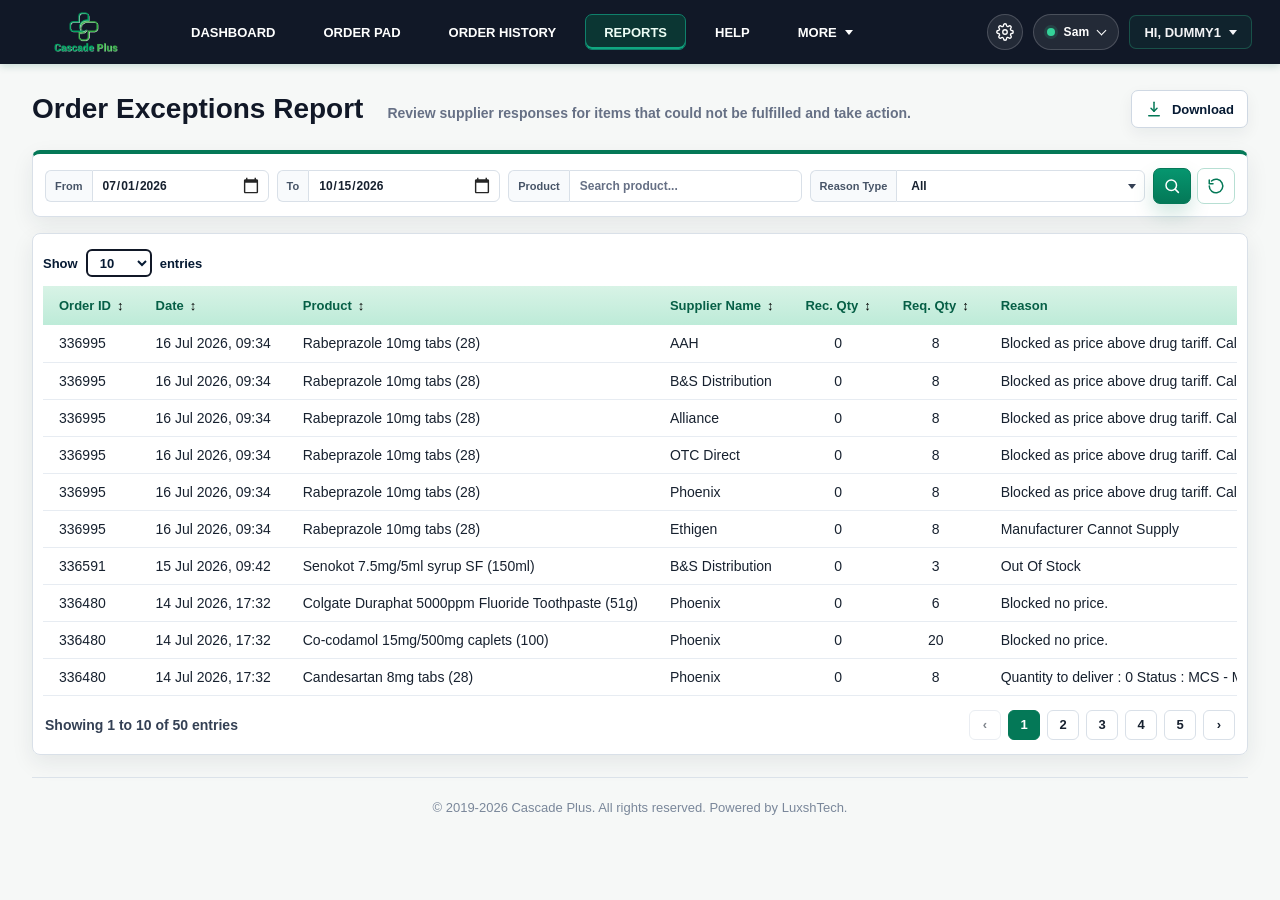
<file: oosreport.html>
<!doctype html>
<html lang="en">

<head>
  <meta charset="utf-8" />
  <meta name="viewport" content="width=device-width, initial-scale=1" />
  <title>CASCADE Order Exceptions Report</title>
  <style>
    :root {
      --green: #047857;
      --green-dark: #065f46;
      --green-soft: #ecfdf5;
      --ink: #17212f;
      --muted: #667085;
      --line: #d9e0e8;
      --app-bg: #f6f8f7;
      --shadow: 0 14px 34px rgba(23, 33, 47, 0.1);
      font-family: "Segoe UI", Arial, sans-serif;
    }

    * {
      box-sizing: border-box;
    }

    [hidden] {
      display: none !important;
    }

    body {
      margin: 0;
      min-width: 320px;
      color: var(--ink);
      background: var(--app-bg);
      background-attachment: fixed;
      background-size: cover;
  background-position: center bottom;
    }

    button,
    input,
    select {
      font: inherit;
    }

    button {
      cursor: pointer;
    }

    button:disabled {
      cursor: not-allowed;
      opacity: 0.55;
    }

    .app-shell {
      min-height: 100vh;
    }

    .topbar {
      min-height: 64px;
      display: grid;
      grid-template-columns: auto minmax(0, 1fr) auto;
      align-items: center;
      gap: 22px;
      padding: 0 24px;
      color: #fff;
      background: #111827;
      box-shadow: 0 2px 8px rgba(6, 95, 70, 0.2);
    }

    .brand {
      display: inline-flex;
      align-items: center;
    }

    .brand-logo {
      width: auto;
      height: 48px;
      max-width: 124px;
      object-fit: contain;
    }

    .main-nav {
      display: flex;
      align-items: flex-end;
      gap: 8px;
      align-self: stretch;
      overflow: visible;
    }

    .main-nav a,
    .main-nav button,
    .profile-button {
      min-height: 44px;
      border: 0;
      border-radius: 8px 8px 0 0;
      padding: 0 16px;
      display: inline-flex;
      align-items: center;
      justify-content: center;
      color: #fff;
      background: transparent;
      font-size: 13px;
      font-weight: 700;
      text-decoration: none;
      text-transform: uppercase;
      text-align: center;
      white-space: nowrap;
    }

    .main-nav a.active,
    .main-nav a:hover,
    .main-nav button.active,
    .main-nav button:hover,
    .nav-more.active>.more-toggle,
    .nav-more:hover>.more-toggle,
    .nav-more:focus-within>.more-toggle {
      color: var(--green);
      background: #fff;
    }

    .main-nav a.active,
    .main-nav button.active,
    .nav-more.active {
      position: relative;
      margin-top: 12px;
    }

    .nav-more {
      position: relative;
      display: inline-flex;
      align-items: flex-end;
    }

    .more-toggle {
      gap: 8px;
    }

    .more-toggle::after,
    .select-wrap::after {
      content: "";
      width: 0;
      height: 0;
      border-left: 4px solid transparent;
      border-right: 4px solid transparent;
      border-top: 5px solid currentColor;
    }

    .more-menu {
      position: absolute;
      top: calc(100% - 1px);
      left: 0;
      z-index: 30;
      min-width: 178px;
      display: none;
      flex-direction: column;
      gap: 4px;
      padding: 8px;
      border-radius: 0 0 8px 8px;
      background: #fff;
      box-shadow: 0 16px 34px rgba(15, 23, 42, 0.2);
    }

    .nav-more:hover .more-menu,
    .nav-more:focus-within .more-menu {
      display: flex;
    }

    .main-nav .more-menu a {
      min-height: 38px;
      border-radius: 6px;
      margin-top: 0;
      padding: 0 12px;
      color: var(--ink);
      background: transparent;
    }

    .main-nav .more-menu a:hover,
    .main-nav .more-menu a:focus-visible {
      color: #fff;
      background: var(--green);
    }

    .profile-button {
      min-height: 36px;
      gap: 8px;
      border-radius: 999px;
      border: 1px solid rgba(255, 255, 255, 0.16);
      color: #fff;
      background: rgba(255, 255, 255, 0.12);
    }

    .profile-button::after {
      content: "";
      width: 8px;
      height: 8px;
      border-right: 1.5px solid currentColor;
      border-bottom: 1.5px solid currentColor;
      transform: translateY(-2px) rotate(45deg);
    }

    .account-menu {
      position: relative;
      justify-self: end;
    }

    .account-dropdown {
      position: absolute;
      top: calc(100% + 8px);
      right: 0;
      z-index: 60;
      width: min(232px, calc(100vw - 24px));
      display: none;
      flex-direction: column;
      padding: 8px 0;
      border-radius: 8px;
      color: rgba(255, 255, 255, 0.9);
      background: #0f1726;
      box-shadow: 0 12px 24px rgba(15, 23, 42, 0.28);
    }

    .account-menu.is-open .account-dropdown {
      display: flex;
    }

    .account-dropdown::before {
      content: "";
      position: absolute;
      top: -9px;
      right: 18px;
      width: 18px;
      height: 18px;
      border-radius: 3px 0 0 0;
      background: #0f1726;
      transform: rotate(45deg);
    }

    .account-menu-item {
      min-height: 50px;
      display: flex;
      align-items: center;
      gap: 16px;
      border: 0;
      padding: 0 16px;
      color: rgba(255, 255, 255, 0.86);
      background: transparent;
      font-size: 12px;
      font-weight: 600;
      letter-spacing: 1.8px;
      text-align: left;
      text-transform: uppercase;
    }

    .account-menu-item svg,
    .icon {
      display: block;
      fill: none;
      stroke: currentColor;
      stroke-linecap: round;
      stroke-linejoin: round;
    }

    .account-menu-item svg {
      width: 22px;
      height: 22px;
      stroke-width: 1.6;
    }

    .account-menu-separator {
      height: 1px;
      margin: 8px 0;
      background: rgba(255, 255, 255, 0.08);
    }

    .workspace {
      width: min(100%, 1760px);
      margin: 0 auto;
      padding: 26px 32px 44px;
    }

    .heading-row {
      display: flex;
      align-items: center;
      justify-content: space-between;
      gap: 20px;
      margin-bottom: 22px;
    }

    .page-heading {
      display: flex;
      align-items: baseline;
      gap: 24px;
    }

    .page-heading h1 {
      margin: 0;
      color: #111827;
      font-size: 28px;
      font-weight: 600;
      line-height: 1.15;
    }

    .page-heading p {
      margin: 0;
      color: var(--muted);
      font-size: 14px;
      font-weight: 600;
    }

    .download-toggle {
      min-height: 38px;
      display: inline-flex;
      align-items: center;
      gap: 9px;
      border: 1px solid var(--line);
      border-radius: 7px;
      padding: 0 13px;
      color: var(--ink);
      background: #fff;
      font-size: 13px;
      font-weight: 700;
      box-shadow: 0 4px 12px rgba(23, 33, 47, 0.05);
    }

    .download-toggle .icon {
      color: var(--green);
    }

    .filter-panel,
    .table-panel {
      border: 1px solid var(--line);
      border-radius: 8px;
      background: #fff;
      box-shadow: var(--shadow);
    }

    .filter-panel {
      margin-bottom: 16px;
      padding: 14px 12px 12px;
    }

    .filter-grid {
      display: grid;
      grid-template-columns: minmax(170px, 0.8fr) minmax(170px, 0.8fr) minmax(240px, 1.05fr) minmax(260px, 1.2fr) auto;
      gap: 8px;
      align-items: center;
    }

    .field {
      min-width: 0;
      display: grid;
      grid-template-columns: max-content minmax(0, 1fr);
    }

    .field>span:first-child {
      min-height: 30px;
      display: inline-flex;
      align-items: center;
      border: 1px solid var(--line);
      border-right: 0;
      border-radius: 6px 0 0 6px;
      padding: 0 9px;
      color: #344054;
      background: #f8fafc;
      font-size: 11px;
      font-weight: 600;
      white-space: nowrap;
    }

    .control {
      min-height: 30px;
      border: 1px solid var(--line);
      border-radius: 0 6px 6px 0;
      display: grid;
      grid-template-columns: minmax(0, 1fr) auto;
      align-items: center;
      gap: 6px;
      padding: 0 8px;
      color: #344054;
      background: #fff;
      font-size: 12px;
      font-weight: 600;
    }

    .control input,
    .control select {
      width: 100%;
      min-width: 0;
      border: 0;
      outline: 0;
      color: var(--ink);
      background: transparent;
      font-weight: 600;
    }

    .control input::placeholder {
      color: #667085;
    }

    .select-wrap select {
      appearance: none;
      padding-left: 6px;
    }

    .date-wrap {
      grid-template-columns: minmax(0, 1fr);
    }

    .date-wrap input[type="date"] {
      min-height: 28px;
      cursor: pointer;
      color-scheme: light;
    }

    .date-wrap input[type="date"]::-webkit-calendar-picker-indicator {
      width: 18px;
      height: 18px;
      margin-left: 6px;
      cursor: pointer;
      opacity: 0.85;
    }

    .icon {
      width: 18px;
      height: 18px;
      stroke-width: 2;
    }

    .filter-panel .control .icon {
      display: none;
    }

    .filter-actions {
      display: flex;
      justify-content: flex-end;
      gap: 6px;
    }

    .soft-button,
    .green-button {
      width: 34px;
      min-width: 34px;
      height: 30px;
      min-height: 30px;
      border-radius: 6px;
      display: inline-flex;
      align-items: center;
      justify-content: center;
      padding: 0;
      font-weight: 700;
    }

    .soft-button {
      border: 1px solid var(--line);
      color: var(--green-dark);
      background: var(--green-soft);
    }

    .green-button {
      border: 1px solid var(--green);
      color: #fff;
      background: linear-gradient(180deg, #06966f 0%, #047857 100%);
      box-shadow: 0 10px 20px rgba(4, 120, 87, 0.22);
    }

    .table-panel {
      padding: 8px 10px 10px;
      overflow: hidden;
    }

    .table-toolbar {
      min-height: 34px;
      display: flex;
      align-items: center;
      justify-content: space-between;
      gap: 10px;
      margin-bottom: 6px;
    }

    .entries-control {
      display: inline-flex;
      align-items: center;
      gap: 8px;
      color: #061a33;
      font-size: 13px;
      font-weight: 600;
    }

    .entries-control select {
      min-width: 66px;
      min-height: 28px;
      border: 2px solid #111827;
      border-radius: 6px;
      padding: 0 8px;
      color: #061a33;
      background: #fff;
      font-weight: 600;
    }

    .table-wrap {
      overflow-x: auto;
    }

    table {
      width: 100%;
      border-collapse: collapse;
      min-width: 1180px;
      font-size: 14px;
    }

    thead th {
      height: 38px;
      padding: 0 16px;
      color: var(--green-dark);
      background: linear-gradient(180deg, #d8f3e6 0%, #c3ead9 100%);
      font-size: 13px;
      font-weight: 700;
      text-align: left;
      white-space: nowrap;
    }

    tbody td {
      height: 36px;
      border-bottom: 1px solid #e7ecf2;
      padding: 0 16px;
      color: #17212f;
      font-weight: 500;
      white-space: nowrap;
    }

    tbody tr:hover {
      background: #f8fffc;
    }

    .table-panel table th:nth-child(5),
    .table-panel table td:nth-child(5),
    .table-panel table th:nth-child(6),
    .table-panel table td:nth-child(6) {
      text-align: center;
      font-variant-numeric: tabular-nums;
    }

    .sort {
      display: inline-flex;
      align-items: center;
      gap: 6px;
    }

    .sort::after {
      content: "\2195";
      color: #000;
      font-size: 13px;
    }

    .empty-block {
      min-height: 214px;
      border: 1px solid #e3e8ef;
      border-radius: 6px;
      display: grid;
      place-items: center;
      padding: 28px;
      text-align: center;
      background: #fff;
    }

    .empty-art {
      position: relative;
      width: 128px;
      height: 96px;
      margin: 0 auto 12px;
    }

    .empty-box {
      position: absolute;
      left: 24px;
      bottom: 12px;
      width: 76px;
      height: 48px;
      border-radius: 6px;
      background: linear-gradient(180deg, #c9ece3 0%, #dff3ee 100%);
      box-shadow: 0 16px 30px rgba(74, 139, 127, 0.16);
    }

    .empty-box::before {
      content: "";
      position: absolute;
      left: 10px;
      top: -28px;
      width: 64px;
      height: 34px;
      border-radius: 6px 6px 3px 3px;
      background: linear-gradient(180deg, #bfe6dc 0%, #acdcd1 100%);
      transform: skewX(-16deg);
    }

    .empty-box::after {
      content: "";
      position: absolute;
      left: 24px;
      top: -18px;
      width: 44px;
      height: 26px;
      border-radius: 0 0 5px 5px;
      background: rgba(108, 172, 158, 0.28);
    }

    .blocked-badge {
      position: absolute;
      top: 0;
      right: 8px;
      width: 54px;
      height: 54px;
      border-radius: 50%;
      display: grid;
      place-items: center;
      color: #ff6673;
      background: #fff;
      box-shadow: 0 12px 26px rgba(17, 24, 39, 0.14);
    }

    .blocked-badge svg {
      width: 28px;
      height: 28px;
      fill: none;
      stroke: currentColor;
      stroke-linecap: round;
      stroke-linejoin: round;
      stroke-width: 2.4;
    }

    .empty-block h2 {
      margin: 0 0 10px;
      color: #1f2a44;
      font-size: 18px;
      font-weight: 700;
    }

    .empty-block p {
      margin: 0;
      color: var(--muted);
      font-size: 14px;
      font-weight: 600;
    }

    .table-footer {
      min-height: 48px;
      display: flex;
      align-items: center;
      justify-content: space-between;
      gap: 18px;
      padding: 10px 2px 0;
      color: #344054;
      font-size: 14px;
      font-weight: 600;
    }

    .pagination {
      display: flex;
      align-items: center;
      gap: 7px;
    }

    .page-button {
      min-width: 32px;
      min-height: 30px;
      border: 1px solid var(--line);
      border-radius: 6px;
      color: #17212f;
      background: #fff;
      font-size: 13px;
      font-weight: 800;
    }

    .page-button.active {
      border-color: var(--green);
      color: #fff;
      background: var(--green);
    }

    .site-footer {
      margin-top: 22px;
      border-top: 1px solid rgba(217, 224, 232, 0.9);
      padding: 22px 0 2px;
      color: #7a879a;
      font-size: 13px;
      text-align: center;
    }

    @media (max-width: 1200px) {
      .filter-grid {
        grid-template-columns: repeat(2, minmax(190px, 1fr));
      }
    }

    @media (max-width: 760px) {
      .topbar {
        grid-template-columns: 1fr;
        padding: 12px 16px 0;
      }

      .main-nav {
        overflow-x: auto;
      }

      .workspace {
        padding: 22px 16px 34px;
      }

      .heading-row,
      .page-heading {
        align-items: flex-start;
        flex-direction: column;
        gap: 8px;
      }

      .filter-grid {
        grid-template-columns: 1fr;
      }

      .filter-actions,
      .table-toolbar,
      .table-footer {
        align-items: stretch;
        flex-direction: column;
      }

      .filter-actions {
        justify-content: flex-start;
      }
    }
  
    /* Unified report styling: aligned with Order Report */
    .workspace {
      width: min(100%, 1760px);
      margin: 0 auto;
      padding: 26px 32px 44px;
    }

    .heading-row {
      display: flex;
      align-items: center;
      justify-content: space-between;
      gap: 20px;
      margin-bottom: 22px;
    }

    .page-heading {
      display: flex;
      align-items: baseline;
      gap: 24px;
    }

    .page-heading h1 {
      margin: 0;
      color: #111827;
      font-size: 28px;
      font-weight: 600;
      line-height: 1.15;
    }

    .page-heading p {
      margin: 0;
      color: var(--muted);
      font-size: 14px;
      font-weight: 600;
    }

    .download-toggle {
      min-height: 38px;
      display: inline-flex;
      align-items: center;
      gap: 9px;
      border: 1px solid var(--line);
      border-radius: 7px;
      padding: 0 13px;
      color: var(--ink);
      background: #fff;
      font-size: 13px;
      font-weight: 700;
      box-shadow: 0 4px 12px rgba(23, 33, 47, 0.05);
    }

    .download-toggle .icon,
    .filter-panel .icon,
    .green-button .icon,
    .soft-button .icon {
      width: 18px;
      height: 18px;
      stroke-width: 2;
    }

    .download-toggle .icon {
      color: var(--green);
    }

    .filter-panel,
    .table-panel,
    .savings-filter-bar,
    .savings-kpi-card,
    .savings-chart-card,
    .savings-methodology-box {
      border: 1px solid var(--line);
      border-radius: 8px;
      background: #fff;
      box-shadow: var(--shadow);
    }

    .filter-panel,
    .savings-filter-bar {
      margin-bottom: 16px;
      padding: 14px 12px 12px;
    }

    .filter-grid,
    .savings-filter-bar {
      gap: 8px;
      align-items: center;
    }

    .field {
      min-width: 0;
      display: grid;
      grid-template-columns: max-content minmax(0, 1fr);
      gap: 0;
    }

    .field > span:first-child,
    .field-label {
      min-height: 30px;
      display: inline-flex;
      align-items: center;
      border: 1px solid var(--line);
      border-right: 0;
      border-radius: 6px 0 0 6px;
      padding: 0 9px;
      color: #344054;
      background: #f8fafc;
      font-size: 11px;
      font-weight: 600;
      white-space: nowrap;
    }

    .control {
      min-height: 30px;
      border: 1px solid var(--line);
      border-radius: 0 6px 6px 0;
      display: grid;
      grid-template-columns: auto minmax(0, 1fr) auto;
      align-items: center;
      gap: 6px;
      padding: 0 8px;
      color: #344054;
      background: #fff;
      box-shadow: none;
      font-size: 12px;
      font-weight: 600;
    }

    .control input,
    .control select {
      width: 100%;
      min-width: 0;
      min-height: 28px;
      border: 0;
      outline: 0;
      color: var(--ink);
      background: transparent;
      font-weight: 600;
    }

    .select-wrap {
      grid-template-columns: minmax(0, 1fr) auto;
    }

    .select-wrap select {
      appearance: none;
    }

    .date-wrap {
      grid-template-columns: minmax(0, 1fr);
      padding-right: 6px;
    }

    .date-wrap input[type="date"] {
      color-scheme: light;
      cursor: pointer;
    }

    .date-wrap input[type="date"]::-webkit-calendar-picker-indicator {
      width: 18px;
      height: 18px;
      margin-left: 6px;
      cursor: pointer;
      opacity: 0.85;
    }

    .filter-actions {
      display: flex;
      justify-content: flex-end;
      gap: 6px;
    }

    .soft-button,
    .green-button,
    .icon-button,
    .icon-filter-button {
      width: 34px;
      min-width: 34px;
      height: 30px;
      min-height: 30px;
      border-radius: 6px;
      display: inline-flex;
      align-items: center;
      justify-content: center;
      padding: 0;
      font-weight: 700;
    }

    .soft-button,
    .icon-button,
    .secondary-button.icon-filter-button {
      border: 1px solid var(--line);
      color: var(--green-dark);
      background: var(--green-soft);
    }

    .green-button,
    .primary-button.icon-filter-button {
      border: 1px solid var(--green);
      color: #fff;
      background: linear-gradient(180deg, #06966f 0%, #047857 100%);
      box-shadow: 0 10px 20px rgba(4, 120, 87, 0.22);
    }

    .table-panel {
      padding: 8px 10px 10px;
      overflow: hidden;
    }

    .table-toolbar {
      min-height: 34px;
      display: flex;
      align-items: center;
      justify-content: space-between;
      gap: 10px;
      margin-bottom: 6px;
    }

    .entries-control,
    .entries-row label {
      display: inline-flex;
      align-items: center;
      gap: 8px;
      color: #061a33;
      font-size: 13px;
      font-weight: 600;
    }

    .entries-control select,
    .entries-row select {
      min-width: 66px;
      min-height: 28px;
      border: 2px solid #111827;
      border-radius: 6px;
      padding: 0 8px;
      color: #061a33;
      background: #fff;
      font-weight: 600;
    }

    table {
      width: 100%;
      border-collapse: collapse;
      font-size: 14px;
    }

    thead th,
    .savings-details-table th {
      height: 38px;
      padding: 0 16px;
      color: var(--green-dark);
      background: linear-gradient(180deg, #d8f3e6 0%, #c3ead9 100%);
      font-size: 13px;
      font-weight: 700;
      text-align: left;
      white-space: nowrap;
    }

    tbody td,
    .savings-details-table td {
      height: 36px;
      border-bottom: 1px solid #e7ecf2;
      padding: 0 16px;
      color: #17212f;
      background: #fff;
      font-size: 14px;
      font-weight: 500;
      white-space: nowrap;
      vertical-align: middle;
    }

    tbody tr:nth-child(odd) td {
      background: #fff;
    }

    tbody tr:hover td,
    tbody tr:hover,
    .savings-details-table tbody tr:hover td {
      background: #f8fffc;
    }

    .num,
    td.num,
    th.num,
    .numeric {
      text-align: right !important;
      font-variant-numeric: tabular-nums;
    }

    .table-footer {
      min-height: 48px;
      display: flex;
      align-items: center;
      justify-content: space-between;
      gap: 18px;
      padding: 10px 2px 0;
      color: #344054;
      font-size: 14px;
      font-weight: 600;
    }

    .pagination {
      display: flex;
      align-items: center;
      justify-content: flex-end;
      gap: 7px;
    }

    .pagination button,
    .page-button {
      min-width: 32px;
      min-height: 30px;
      border: 1px solid var(--line);
      border-radius: 6px;
      color: #17212f;
      background: #fff;
      font-size: 13px;
      font-weight: 800;
    }

    .pagination button.active,
    .page-button.active {
      border-color: var(--green);
      color: #fff;
      background: var(--green);
      box-shadow: none;
    }

    .pagination button:not(:disabled):hover,
    .page-button:not(:disabled):hover {
      color: #fff;
      background: var(--green);
    }

    @media (max-width: 760px) {
      .workspace {
        padding: 22px 16px 34px;
      }

      .heading-row,
      .page-heading,
      .table-footer {
        align-items: flex-start;
        flex-direction: column;
        gap: 8px;
      }

      .filter-grid,
      .savings-filter-bar {
        grid-template-columns: 1fr !important;
      }
    }

    /* Report consistency refinements */
    .download-toggle {
      min-height: 38px;
      border: 1px solid #cfd8e3;
      border-radius: 7px;
      color: #061a33;
      background: #fff;
      box-shadow: 0 6px 16px rgba(23, 33, 47, 0.06);
    }

    .download-toggle:hover,
    .download-toggle:focus-visible {
      border-color: #10b981;
      color: var(--green);
      outline: 0;
    }

    .filter-panel {
      border-top: 4px solid var(--green);
      background: rgba(255, 255, 255, 0.96);
      box-shadow: 0 8px 22px rgba(23, 33, 47, 0.08);
    }

    .field>span:first-child,
    .field-label {
      color: #475467;
      background: #f8fafc;
      font-weight: 700;
    }

    .control {
      min-height: 32px;
    }

    .green-button {
      width: 38px;
      min-width: 38px;
      height: 36px;
      min-height: 36px;
      border-radius: 7px;
      background: linear-gradient(180deg, #06966f 0%, #047857 100%);
      box-shadow: 0 10px 20px rgba(4, 120, 87, 0.18);
    }

    .soft-button,
    .icon-button {
      width: 38px;
      min-width: 38px;
      height: 36px;
      min-height: 36px;
      border: 1px solid #b7dfd3;
      border-radius: 7px;
      color: var(--green);
      background: #fff;
    }

    .table-panel {
      padding: 12px 10px 10px;
      background: rgba(255, 255, 255, 0.97);
      box-shadow: 0 8px 22px rgba(23, 33, 47, 0.08);
    }

    thead th {
      height: 39px;
      background: linear-gradient(180deg, #d8f3e6 0%, #bdebd8 100%);
    }

    tbody td {
      height: 37px;
    }

    tbody tr:hover td,
    tbody tr:hover {
      background: #f6fffb;
    }

    .pagination button,
    .page-button {
      border-color: #d9e0e8;
      background: #fff;
    }
    </style>
  <link rel="stylesheet" href="navigation.css" />
</head>

<body>
  <div class="app-shell">
    <header class="topbar">
      <a class="brand" href="index.html" aria-label="CASCADE home">
        <img class="brand-logo" src="logo.png" alt="CASCADE Plus" />
      </a>
      <nav class="main-nav" aria-label="Primary">
        <a href="Dashboard.html">Dashboard</a>
        <a href="index.html">Order Pad</a>
        <a href="history.html">Order History</a>
        <a class="active" href="report.html" aria-current="page">Reports</a>
        <a href="help.html">Help</a>
        <div class="nav-more">
          <button class="more-toggle" type="button" aria-haspopup="true" aria-expanded="false">More</button>
          <div class="more-menu" role="menu">
            <a href="pending.html" role="menuitem">Pending Order</a>
            <a href="outofstock.html" role="menuitem">Out Of Stock</a>
            <a href="settings.html" role="menuitem">Settings</a>
          </div>
        </div>
      </nav>
      <div class="account-menu">
        <button class="profile-button" type="button" aria-haspopup="true" aria-expanded="false">HI, DUMMY1</button>
        <div class="account-dropdown" role="menu">
          <button class="account-menu-item" type="button" role="menuitem">
            <svg viewBox="0 0 24 24" aria-hidden="true">
              <path d="M3 11.5 12 4l9 7.5"></path>
              <path d="M5.5 10.5V20h13v-9.5"></path>
              <path d="M9.5 17h5"></path>
              <path d="M9 14h2"></path>
              <path d="M13 14h2"></path>
            </svg>
            Reset Password
          </button>
          <span class="account-menu-separator" aria-hidden="true"></span>
          <button class="account-menu-item" type="button" role="menuitem">
            <svg viewBox="0 0 24 24" aria-hidden="true">
              <circle cx="7.5" cy="16.5" r="3"></circle>
              <path d="m10 14 7.5-7.5"></path>
              <path d="m15.5 8.5 2 2"></path>
              <path d="m18 6 2 2"></path>
            </svg>
            Log Out
          </button>
        </div>
      </div>
    </header>

    <main class="workspace">
      <div class="heading-row">
        <section class="page-heading" aria-labelledby="reportTitle">
          <h1 id="reportTitle">Order Exceptions Report</h1>
          <p>Review supplier responses for items that could not be fulfilled and take action.</p>
        </section>
        <button class="download-toggle" id="downloadCsv" type="button" aria-label="Download CSV">
          <svg class="icon" viewBox="0 0 24 24" aria-hidden="true">
            <path d="M12 3v12"></path>
            <path d="m8 11 4 4 4-4"></path>
            <path d="M5 21h14"></path>
          </svg>
          Download
        </button>
      </div>

      <section class="filter-panel" aria-label="Out of stock filters">
        <div class="filter-grid">
          <label class="field">
            <span>From</span>
            <span class="control date-wrap">
              <input id="fromDate" type="date" value="2026-07-01" aria-label="From date" lang="en-GB" />
            </span>
          </label>

          <label class="field">
            <span>To</span>
            <span class="control date-wrap">
              <input id="toDate" type="date" value="2026-10-15" aria-label="To date" lang="en-GB" />
            </span>
          </label>

          <label class="field">
            <span>Product</span>
            <span class="control">
              <input id="productFilter" type="search" placeholder="Search product..." aria-label="Product" />
              <svg class="icon" viewBox="0 0 24 24" aria-hidden="true">
                <circle cx="11" cy="11" r="7"></circle>
                <path d="m16.5 16.5 4 4"></path>
              </svg>
            </span>
          </label>

          <label class="field">
            <span>Reason Type</span>
            <span class="control select-wrap">
              <select id="reasonTypeFilter" aria-label="Reason Type">
                <option value="all">All</option>
                <option value="blocked">Blocked By System</option>
                <option value="manufacturer">Manufacturer Cannot Supply</option>
              </select>
            </span>
          </label>

          <div class="filter-actions">
            <button class="green-button" id="searchFilters" type="button" aria-label="Search report" title="Search">
              <svg class="icon" viewBox="0 0 24 24" aria-hidden="true">
                <circle cx="11" cy="11" r="7"></circle>
                <path d="m16.5 16.5 4 4"></path>
              </svg>
            </button>
            <button class="soft-button" id="resetFilters" type="button" aria-label="Reset filters" title="Reset filters">
              <svg class="icon" viewBox="0 0 24 24" aria-hidden="true">
                <path d="M3 12a9 9 0 1 0 3-6.7"></path>
                <path d="M3 4v5h5"></path>
              </svg>
            </button>
          </div>
        </div>
      </section>

      <section class="table-panel" aria-label="Out of stock report table">
        <div class="table-toolbar">
          <label class="entries-control">
            Show
            <select id="entriesPerPage" aria-label="Entries per page">
              <option>10</option>
              <option>25</option>
              <option>50</option>
              <option>100</option>
            </select>
            entries
          </label>
        </div>

        <div class="table-wrap" id="tableWrap">
          <table>
            <thead>
              <tr>
                <th><span class="sort">Order ID</span></th>
                <th><span class="sort">Date</span></th>
                <th><span class="sort">Product</span></th>
                <th><span class="sort">Supplier Name</span></th>
                <th><span class="sort">Rec. Qty</span></th>
                <th><span class="sort">Req. Qty</span></th>
                <th>Reason</th>
              </tr>
            </thead>
            <tbody id="outOfStockRows"></tbody>
          </table>
        </div>

        <div class="empty-block" id="emptyState" hidden>
          <div>
            <div class="empty-art" aria-hidden="true">
              <span class="empty-box"></span>
              <span class="blocked-badge">
                <svg viewBox="0 0 24 24">
                  <circle cx="12" cy="12" r="8"></circle>
                  <path d="M7.5 7.5 16.5 16.5"></path>
                </svg>
              </span>
            </div>
            <h2>No out of stock lines found</h2>
            <p>Try adjusting your filters or search criteria.</p>
          </div>
        </div>

        <div class="table-footer">
          <span id="entriesSummary">Showing 0 to 0 of 0 entries</span>
          <nav class="pagination" id="pagination" aria-label="Pagination"></nav>
        </div>
      </section>
      <footer class="site-footer">&copy; 2019-2026 Cascade Plus. All rights reserved. Powered by LuxshTech.</footer>
    </main>
  </div>

  <script src="account-menu.js"></script>
  <script>
    const outOfStockLines = [
      { orderId: "336995", date: "2026-07-16T09:34:01", product: "Rabeprazole 10mg tabs (28)", supplierName: "AAH", recQty: 0, reqQty: 8, category: "Generic", supplierComment: "Blocked as price above drug tariff. Call supplier." },
      { orderId: "336995", date: "2026-07-16T09:34:01", product: "Rabeprazole 10mg tabs (28)", supplierName: "B&S Distribution", recQty: 0, reqQty: 8, category: "Generic", supplierComment: "Blocked as price above drug tariff. Call supplier." },
      { orderId: "336995", date: "2026-07-16T09:34:01", product: "Rabeprazole 10mg tabs (28)", supplierName: "Alliance", recQty: 0, reqQty: 8, category: "Generic", supplierComment: "Blocked as price above drug tariff. Call supplier." },
      { orderId: "336995", date: "2026-07-16T09:34:01", product: "Rabeprazole 10mg tabs (28)", supplierName: "OTC Direct", recQty: 0, reqQty: 8, category: "Generic", supplierComment: "Blocked as price above drug tariff. Call supplier." },
      { orderId: "336995", date: "2026-07-16T09:34:01", product: "Rabeprazole 10mg tabs (28)", supplierName: "Phoenix", recQty: 0, reqQty: 8, category: "Generic", supplierComment: "Blocked as price above drug tariff. Call supplier." },
      { orderId: "336995", date: "2026-07-16T09:34:01", product: "Rabeprazole 10mg tabs (28)", supplierName: "Ethigen", recQty: 0, reqQty: 8, category: "Generic", supplierComment: "Manufacturer Cannot Supply" },
      { orderId: "336591", date: "2026-07-15T09:42:11", product: "Senokot 7.5mg/5ml syrup SF (150ml)", supplierName: "B&S Distribution", recQty: 0, reqQty: 3, category: "Generic", supplierComment: "Out Of Stock" },
      { orderId: "336480", date: "2026-07-14T17:32:25", product: "Colgate Duraphat 5000ppm Fluoride Toothpaste (51g)", supplierName: "Phoenix", recQty: 0, reqQty: 6, category: "Generic", supplierComment: "Blocked no price." },
      { orderId: "336480", date: "2026-07-14T17:32:25", product: "Co-codamol 15mg/500mg caplets (100)", supplierName: "Phoenix", recQty: 0, reqQty: 20, category: "Generic", supplierComment: "Blocked no price." },
      { orderId: "336480", date: "2026-07-14T17:32:25", product: "Candesartan 8mg tabs (28)", supplierName: "Phoenix", recQty: 0, reqQty: 8, category: "Generic", supplierComment: "Quantity to deliver : 0 Status : MCS - Manufacturer Unable To Supply" },
      { orderId: "336480", date: "2026-07-14T17:32:25", product: "Candesartan 8mg tabs (28)", supplierName: "AAH", recQty: 0, reqQty: 8, category: "Generic", supplierComment: "Blocked as price above drug tariff. Call supplier." },
      { orderId: "336480", date: "2026-07-14T17:32:25", product: "Candesartan 8mg tabs (28)", supplierName: "B&S Distribution", recQty: 0, reqQty: 8, category: "Generic", supplierComment: "Out Of Stock" },
      { orderId: "336480", date: "2026-07-14T17:32:25", product: "Candesartan 8mg tabs (28)", supplierName: "Alliance", recQty: 0, reqQty: 8, category: "Generic", supplierComment: "Blocked as price above drug tariff. Call supplier." },
      { orderId: "336480", date: "2026-07-14T17:32:25", product: "Candesartan 8mg tabs (28)", supplierName: "OTC Direct", recQty: 0, reqQty: 8, category: "Generic", supplierComment: "Blocked as price above drug tariff. Call supplier." },
      { orderId: "336480", date: "2026-07-14T17:32:25", product: "Clobetasol 0.05% oint (30g)", supplierName: "Phoenix", recQty: 0, reqQty: 6, category: "Generic", supplierComment: "Quantity to deliver : 0 Status : MCS - Manufacturer Unable To Supply" },
      { orderId: "336439", date: "2026-07-14T16:36:15", product: "Nystan 100,000iu/1ml oral susp (30ml)", supplierName: "Alliance", recQty: 0, reqQty: 6, category: "Generic", supplierComment: "Unavailable" },
      { orderId: "336275", date: "2026-07-14T11:54:50", product: "Ramipril 5mg caps (28)", supplierName: "Alliance", recQty: 0, reqQty: 20, category: "Generic", supplierComment: "Manufacturer cannot supply" },
      { orderId: "336275", date: "2026-07-14T11:54:50", product: "Ramipril 5mg caps (28)", supplierName: "AAH", recQty: 0, reqQty: 20, category: "Generic", supplierComment: "SDF" },
      { orderId: "336275", date: "2026-07-14T11:54:50", product: "Ramipril 5mg caps (28)", supplierName: "Phoenix", recQty: 0, reqQty: 20, category: "Generic", supplierComment: "Quantity to deliver : 0 Status : MCS - Manufacturer Unable To Supply" },
      { orderId: "336275", date: "2026-07-14T11:54:50", product: "Ramipril 5mg caps (28)", supplierName: "B&S Distribution", recQty: 0, reqQty: 20, category: "Generic", supplierComment: "Blocked as price above drug tariff. Call supplier." },
      { orderId: "336275", date: "2026-07-14T11:54:50", product: "Atorvastatin 40mg tabs (28)", supplierName: "OTC Direct", recQty: 0, reqQty: 30, category: "Generic", supplierComment: "Blocked no price." },
      { orderId: "336275", date: "2026-07-14T11:54:50", product: "Ramipril 5mg caps (28)", supplierName: "OTC Direct", recQty: 0, reqQty: 20, category: "Generic", supplierComment: "Please Re-Order" },
      { orderId: "336275", date: "2026-07-14T11:54:50", product: "Ramipril 5mg caps (28)", supplierName: "Ethigen", recQty: 0, reqQty: 20, category: "Generic", supplierComment: "Blocked as price above drug tariff. Call supplier." },
      { orderId: "336264", date: "2026-07-14T11:46:19", product: "Propranolol 80mg tabs (28)", supplierName: "OTC Direct", recQty: 0, reqQty: 12, category: "Generic", supplierComment: "Blocked no price." },
      { orderId: "336264", date: "2026-07-14T11:46:19", product: "Aluminium chloride 20% soln (60ml)", supplierName: "OTC Direct", recQty: 0, reqQty: 2, category: "Generic", supplierComment: "Blocked no price." },
      { orderId: "336264", date: "2026-07-14T11:46:19", product: "Cyanocobalamin 1mg tabs (50)", supplierName: "OTC Direct", recQty: 0, reqQty: 10, category: "Generic", supplierComment: "Blocked no price." },
      { orderId: "336195", date: "2026-07-14T09:51:21", product: "Ramipril 2.5mg caps (28)", supplierName: "Alliance", recQty: 0, reqQty: 20, category: "Generic", supplierComment: "Manufacturer cannot supply" },
      { orderId: "336195", date: "2026-07-14T09:51:21", product: "Ramipril 2.5mg caps (28)", supplierName: "Ethigen", recQty: 0, reqQty: 20, category: "Generic", supplierComment: "Blocked as price above drug tariff. Call supplier." },
      { orderId: "336195", date: "2026-07-14T09:51:21", product: "Chemydur 60 XL 60mg tabs (28)", supplierName: "Alliance", recQty: 0, reqQty: 6, category: "Generic", supplierComment: "Manufacturer cannot supply" },
      { orderId: "336195", date: "2026-07-14T09:51:21", product: "Chemydur 60 XL 60mg tabs (28)", supplierName: "B&S Distribution", recQty: 0, reqQty: 6, category: "Generic", supplierComment: "Out Of Stock" },
      { orderId: "336195", date: "2026-07-14T09:51:21", product: "Adcal-D3 750mg/200iu caplets (112)", supplierName: "B&S Distribution", recQty: 0, reqQty: 10, category: "Generic", supplierComment: "Out Of Stock" },
      { orderId: "336195", date: "2026-07-14T09:51:21", product: "Adcal-D3 750mg/200iu caplets (112)", supplierName: "Ethigen", recQty: 0, reqQty: 10, category: "Generic", supplierComment: "Manufacturer Cannot Supply" },
      { orderId: "336195", date: "2026-07-14T09:51:21", product: "Adcal-D3 750mg/200iu caplets (112)", supplierName: "Phoenix", recQty: 0, reqQty: 10, category: "Generic", supplierComment: "Quantity to deliver : 0 Status : MCS - Manufacturer Unable To Supply" },
      { orderId: "336195", date: "2026-07-14T09:51:21", product: "Adcal-D3 750mg/200iu caplets (112)", supplierName: "AAH", recQty: 0, reqQty: 10, category: "Generic", supplierComment: "SDF" },
      { orderId: "336195", date: "2026-07-14T09:51:21", product: "Adcal-D3 750mg/200iu caplets (112)", supplierName: "Alliance", recQty: 0, reqQty: 10, category: "Generic", supplierComment: "Manufacturer cannot supply" },
      { orderId: "336195", date: "2026-07-14T09:51:21", product: "Ramipril 2.5mg caps (28)", supplierName: "OTC Direct", recQty: 0, reqQty: 20, category: "Generic", supplierComment: "Please Re-Order" },
      { orderId: "336195", date: "2026-07-14T09:51:21", product: "Ramipril 2.5mg caps (28)", supplierName: "B&S Distribution", recQty: 0, reqQty: 20, category: "Generic", supplierComment: "Blocked as price above drug tariff. Call supplier." },
      { orderId: "336195", date: "2026-07-14T09:51:21", product: "Ramipril 2.5mg caps (28)", supplierName: "AAH", recQty: 0, reqQty: 20, category: "Generic", supplierComment: "SDF" },
      { orderId: "336195", date: "2026-07-14T09:51:21", product: "Ramipril 2.5mg caps (28)", supplierName: "Phoenix", recQty: 0, reqQty: 20, category: "Generic", supplierComment: "Quantity to deliver : 0 Status : MCS - Manufacturer Unable To Supply" },
      { orderId: "335946", date: "2026-07-13T13:11:01", product: "Sharpsguard disposal unit yellow 5 Litre", supplierName: "OTC Direct", recQty: 0, reqQty: 1, category: "Generic", supplierComment: "Blocked as price above drug tariff. Call supplier." },
      { orderId: "335946", date: "2026-07-13T13:11:01", product: "Sharpsguard disposal unit yellow 5 Litre", supplierName: "Alliance", recQty: 0, reqQty: 1, category: "Generic", supplierComment: "Blocked as price above drug tariff. Call supplier." },
      { orderId: "335587", date: "2026-07-10T17:43:42", product: "Co-codamol 30mg/500mg caplets (100)", supplierName: "OTC Direct", recQty: 0, reqQty: 10, category: "Generic", supplierComment: "Blocked as price above drug tariff. Call supplier." },
      { orderId: "335587", date: "2026-07-10T17:43:42", product: "Co-codamol 30mg/500mg caplets (100)", supplierName: "B&S Distribution", recQty: 0, reqQty: 10, category: "Generic", supplierComment: "Blocked as price above drug tariff. Call supplier." },
      { orderId: "335587", date: "2026-07-10T17:43:42", product: "Co-codamol 30mg/500mg caplets (100)", supplierName: "Phoenix", recQty: 0, reqQty: 10, category: "Generic", supplierComment: "Blocked as price above drug tariff. Call supplier." },
      { orderId: "335587", date: "2026-07-10T17:43:42", product: "Ramipril 10mg tabs (28)", supplierName: "Alliance", recQty: 0, reqQty: 6, category: "Generic", supplierComment: "Unavailable" },
      { orderId: "335587", date: "2026-07-10T17:43:42", product: "Ramipril 10mg tabs (28)", supplierName: "OTC Direct", recQty: 0, reqQty: 6, category: "Generic", supplierComment: "Blocked as price above drug tariff. Call supplier." },
      { orderId: "335587", date: "2026-07-10T17:43:42", product: "Ramipril 10mg tabs (28)", supplierName: "AAH", recQty: 0, reqQty: 6, category: "Generic", supplierComment: "SDF" },
      { orderId: "335587", date: "2026-07-10T17:43:42", product: "Ramipril 10mg tabs (28)", supplierName: "B&S Distribution", recQty: 0, reqQty: 6, category: "Generic", supplierComment: "Blocked as price above drug tariff. Call supplier." },
      { orderId: "335587", date: "2026-07-10T17:43:42", product: "Co-codamol 30mg/500mg caplets (100)", supplierName: "Ethigen", recQty: 0, reqQty: 10, category: "Generic", supplierComment: "Blocked as price above drug tariff. Call supplier." },
      { orderId: "335587", date: "2026-07-10T17:43:42", product: "Ramipril 10mg tabs (28)", supplierName: "Ethigen", recQty: 0, reqQty: 6, category: "Generic", supplierComment: "Manufacturer Cannot Supply" }
    ];

    // Orders placed from the Order Pad (newest first): each supplier outcome that received nothing, e.g. a
    // supplier skipped by the cascade because it is locked in Settings.
    const submittedOrderLines = (() => {
      try {
        const stored = JSON.parse(window.localStorage.getItem("cascade-submitted-orders-v1") || "[]");
        // Numeric order IDs only: orders saved before them (e.g. "OPMVQIWT8V") are not shown.
        return (Array.isArray(stored) ? stored : [])
          .filter((order) => /^\d+$/.test(String(order?.id)))
          .flatMap((order) => (order?.products || []).flatMap((product) =>
          (Array.isArray(product?.outcomes) ? product.outcomes : [])
            .filter((outcome) => Number(outcome?.receivedQty || 0) === 0)
            .map((outcome) => ({
              orderId: String(order.id || ""),
              date: order.dateIso,
              product: String(product.finalProductName || product.description || ""),
              supplierName: String(outcome.supplier || ""),
              recQty: 0,
              reqQty: Number(outcome.requestedQty ?? product.requestedQty ?? 0),
              category: String(product.category || ""),
              supplierComment: String(outcome.comment || outcome.status || "")
            }))));
      } catch (error) {
        return [];
      }
    })();
    outOfStockLines.unshift(...submittedOrderLines);

    const state = {
      filteredRows: [...outOfStockLines],
      page: 1,
      perPage: 10
    };

    const els = {
      fromDate: document.querySelector("#fromDate"),
      toDate: document.querySelector("#toDate"),
      product: document.querySelector("#productFilter"),
      reasonType: document.querySelector("#reasonTypeFilter"),
      rows: document.querySelector("#outOfStockRows"),
      entries: document.querySelector("#entriesPerPage"),
      tableWrap: document.querySelector("#tableWrap"),
      emptyState: document.querySelector("#emptyState"),
      summary: document.querySelector("#entriesSummary"),
      pagination: document.querySelector("#pagination")
    };

    function openDatePicker(input) {
      if (typeof input.showPicker !== "function") return;
      try {
        input.showPicker();
      } catch (error) {
        input.focus();
      }
    }

    function formatDate(value) {
      return new Intl.DateTimeFormat("en-GB", {
        day: "2-digit",
        month: "short",
        year: "numeric",
        hour: "2-digit",
        minute: "2-digit",
        hour12: false
      }).format(new Date(value));
    }

    // Reason Type groups: "Blocked By System" is exactly these system reasons;
    // "Manufacturer Cannot Supply" is every other reason (not a literal text match).
    const blockedBySystemReasons = [
      "blocked as price above drug tariff. call supplier",
      "blocked no price",
      "blocked as supplier locked. check in settings"
    ];

    function isBlockedBySystem(reason) {
      const normalised = String(reason || "").trim().toLowerCase().replace(/\.+$/, "");
      return blockedBySystemReasons.includes(normalised);
    }

    function matchesReasonType(line, reasonType) {
      if (reasonType === "blocked") return isBlockedBySystem(line.supplierComment);
      if (reasonType === "manufacturer") return !isBlockedBySystem(line.supplierComment);
      return true;
    }

    function applyFilters() {
      const from = els.fromDate.value ? new Date(`${els.fromDate.value}T00:00:00`) : null;
      const to = els.toDate.value ? new Date(`${els.toDate.value}T23:59:59`) : null;
      const product = els.product.value.trim().toLowerCase();
      const reasonType = els.reasonType.value;

      state.filteredRows = outOfStockLines.filter((line) => {
        const date = new Date(line.date);
        const matchesFrom = !from || date >= from;
        const matchesTo = !to || date <= to;
        const matchesProduct = !product || line.product.toLowerCase().includes(product);
        return matchesFrom && matchesTo && matchesProduct && matchesReasonType(line, reasonType);
      });

      state.page = 1;
      renderTable();
    }

    function resetFilters() {
      els.fromDate.value = "2026-07-01";
      // To the wireframe "today", so orders placed from the Order Pad are included.
      els.toDate.value = "2026-10-15";
      els.product.value = "";
      els.reasonType.value = "all";
      applyFilters();
    }

    function renderTable() {
      const total = state.filteredRows.length;
      const pages = Math.max(1, Math.ceil(total / state.perPage));
      state.page = Math.min(state.page, pages);

      const startIndex = (state.page - 1) * state.perPage;
      const visibleRows = state.filteredRows.slice(startIndex, startIndex + state.perPage);
      const start = total ? startIndex + 1 : 0;
      const end = total ? startIndex + visibleRows.length : 0;

      els.rows.innerHTML = visibleRows.map((line) => `
        <tr>
          <td>${line.orderId}</td>
          <td>${formatDate(line.date)}</td>
          <td>${line.product}</td>
          <td>${line.supplierName}</td>
          <td>${line.recQty}</td>
          <td>${line.reqQty}</td>
          <td>${line.supplierComment}</td>
        </tr>
      `).join("");

      els.tableWrap.hidden = total === 0;
      els.emptyState.hidden = total > 0;
      els.summary.textContent = `Showing ${start} to ${end} of ${total.toLocaleString("en-GB")} entries`;
      renderPagination(pages);
    }

    function renderPagination(pages) {
      const buttons = [
        `<button class="page-button" type="button" data-page="${state.page - 1}" aria-label="Previous" ${state.page === 1 ? "disabled" : ""}>&lsaquo;</button>`
      ];

      for (let page = 1; page <= pages; page += 1) {
        buttons.push(`<button class="page-button ${page === state.page ? "active" : ""}" type="button" data-page="${page}" ${page === state.page ? 'aria-current="page"' : ""}>${page}</button>`);
      }

      buttons.push(`<button class="page-button" type="button" data-page="${state.page + 1}" aria-label="Next" ${state.page === pages ? "disabled" : ""}>&rsaquo;</button>`);
      els.pagination.innerHTML = buttons.join("");
    }

    function downloadCsv() {
      const headers = ["Order ID", "Date", "Product", "Supplier Name", "Rec. Qty", "Req. Qty", "Reason"];
      const rows = state.filteredRows.map((line) => [
        line.orderId,
        formatDate(line.date),
        line.product,
        line.supplierName,
        line.recQty,
        line.reqQty,
        line.supplierComment
      ]);
      const csvRows = [headers, ...rows].map((row) => row.map((cell) => `"${String(cell).replaceAll('"', '""')}"`).join(","));
      const url = URL.createObjectURL(new Blob([csvRows.join("\r\n")], { type: "text/csv;charset=utf-8" }));
      const link = Object.assign(document.createElement("a"), { href: url, download: "out-of-stock-report.csv" });
      link.click();
      URL.revokeObjectURL(url);
    }

    document.querySelectorAll('input[type="date"]').forEach((input) => {
      input.addEventListener("focus", () => openDatePicker(input));
      input.addEventListener("click", () => openDatePicker(input));
    });

    document.querySelector("#searchFilters").addEventListener("click", applyFilters);
    document.querySelector("#resetFilters").addEventListener("click", resetFilters);
    document.querySelector("#downloadCsv").addEventListener("click", downloadCsv);
    els.entries.addEventListener("change", () => {
      state.perPage = Number(els.entries.value);
      state.page = 1;
      renderTable();
    });
    els.pagination.addEventListener("click", (event) => {
      const button = event.target.closest("[data-page]");
      if (!button || button.disabled) return;
      state.page = Number(button.dataset.page);
      renderTable();
    });

    applyFilters();
  </script>
</body>

</html>
</file>
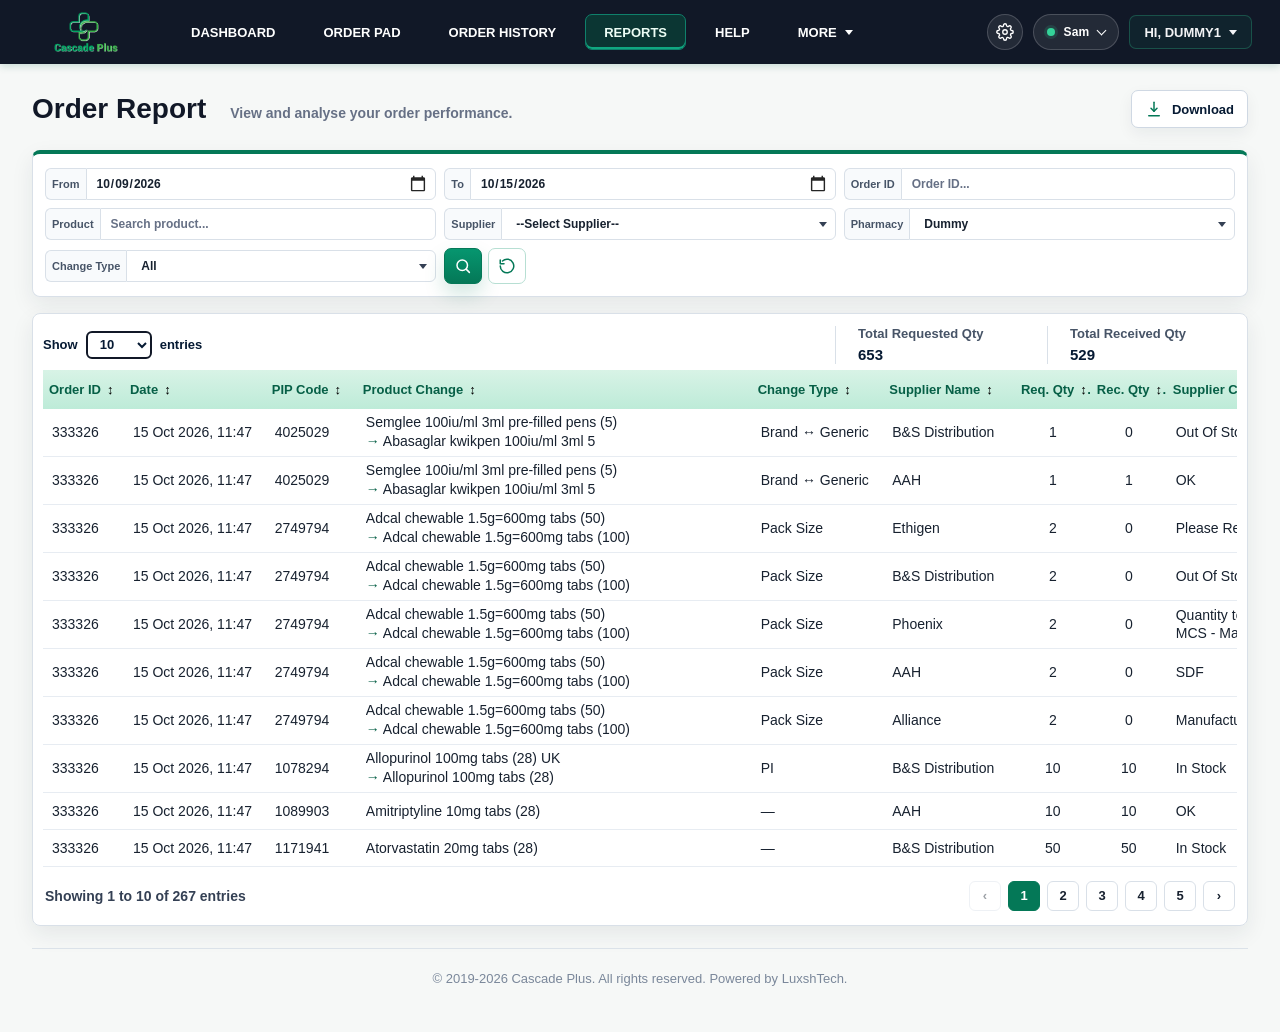
<file: Order_Report.html>
<!doctype html>
<html lang="en">

<head>
  <meta charset="utf-8" />
  <meta name="viewport" content="width=device-width, initial-scale=1" />
  <title>CASCADE Order Report</title>
  <style>
    :root {
      --green: #047857;
      --green-dark: #065f46;
      --green-soft: #ecfdf5;
      --ink: #17212f;
      --muted: #667085;
      --line: #d9e0e8;
      --soft: #f6f8fa;
      --app-bg: #f6f8f7;
      --panel: #ffffff;
      --shadow: 0 14px 34px rgba(23, 33, 47, 0.1);
      font-family: "Segoe UI", Arial, sans-serif;
    }

    * {
      box-sizing: border-box;
    }

    body {
      margin: 0;
      min-width: 320px;
      color: var(--ink);
      background: var(--app-bg);
      background-attachment: fixed;
      background-size: cover;
      background-position: center bottom;
    }

    button,
    input,
    select {
      font: inherit;
    }

    button {
      cursor: pointer;
    }

    .app-shell {
      min-height: 100vh;
    }

    .topbar {
      min-height: 64px;
      display: grid;
      grid-template-columns: auto minmax(0, 1fr) auto;
      align-items: center;
      gap: 22px;
      padding: 0 24px;
      color: #fff;
      background: #111827;
      box-shadow: 0 2px 8px rgba(6, 95, 70, 0.2);
    }

    .brand {
      display: inline-flex;
      align-items: center;
    }

    .brand-logo {
      width: auto;
      height: 48px;
      max-width: 124px;
      object-fit: contain;
    }

    .main-nav {
      display: flex;
      align-items: flex-end;
      gap: 8px;
      align-self: stretch;
      overflow: visible;
    }

    .main-nav a,
    .main-nav button,
    .profile-button {
      min-height: 44px;
      border: 0;
      border-radius: 8px 8px 0 0;
      padding: 0 16px;
      display: inline-flex;
      align-items: center;
      justify-content: center;
      color: #fff;
      background: transparent;
      font-size: 13px;
      font-weight: 700;
      text-decoration: none;
      text-transform: uppercase;
      text-align: center;
      white-space: nowrap;
    }

    .main-nav a.active,
    .main-nav a:hover,
    .main-nav button.active,
    .main-nav button:hover,
    .nav-more.active>.more-toggle,
    .nav-more:hover>.more-toggle,
    .nav-more:focus-within>.more-toggle {
      color: var(--green);
      background: #fff;
    }

    .main-nav a.active,
    .main-nav button.active,
    .nav-more.active {
      position: relative;
      margin-top: 12px;
    }

    .nav-more {
      position: relative;
      display: inline-flex;
      align-items: flex-end;
    }

    .more-toggle {
      gap: 8px;
    }

    .more-toggle::after,
    .select-wrap::after {
      content: "";
      width: 0;
      height: 0;
      border-left: 4px solid transparent;
      border-right: 4px solid transparent;
      border-top: 5px solid currentColor;
    }

    .more-menu {
      position: absolute;
      top: calc(100% - 1px);
      left: 0;
      z-index: 30;
      min-width: 178px;
      display: none;
      flex-direction: column;
      gap: 4px;
      padding: 8px;
      border-radius: 0 0 8px 8px;
      background: #fff;
      box-shadow: 0 16px 34px rgba(15, 23, 42, 0.2);
    }

    .nav-more:hover .more-menu,
    .nav-more:focus-within .more-menu {
      display: flex;
    }

    .main-nav .more-menu a {
      min-height: 38px;
      border-radius: 6px;
      margin-top: 0;
      padding: 0 12px;
      color: var(--ink);
      background: transparent;
    }

    .main-nav .more-menu a:hover,
    .main-nav .more-menu a:focus-visible {
      color: #fff;
      background: var(--green);
    }

    .profile-button {
      min-height: 36px;
      gap: 8px;
      border-radius: 999px;
      border: 1px solid rgba(255, 255, 255, 0.16);
      color: #fff;
      background: rgba(255, 255, 255, 0.12);
    }

    .profile-button::after {
      content: "";
      width: 8px;
      height: 8px;
      border-right: 1.5px solid currentColor;
      border-bottom: 1.5px solid currentColor;
      transform: translateY(-2px) rotate(45deg);
    }

    .account-menu {
      position: relative;
      justify-self: end;
    }

    .account-dropdown {
      position: absolute;
      top: calc(100% + 8px);
      right: 0;
      z-index: 60;
      width: min(232px, calc(100vw - 24px));
      display: none;
      flex-direction: column;
      padding: 8px 0;
      border-radius: 8px;
      color: rgba(255, 255, 255, 0.9);
      background: #0f1726;
      box-shadow: 0 12px 24px rgba(15, 23, 42, 0.28);
    }

    .account-menu.is-open .account-dropdown {
      display: flex;
    }

    .account-dropdown::before {
      content: "";
      position: absolute;
      top: -9px;
      right: 18px;
      width: 18px;
      height: 18px;
      border-radius: 3px 0 0 0;
      background: #0f1726;
      transform: rotate(45deg);
    }

    .account-menu-item {
      min-height: 50px;
      display: flex;
      align-items: center;
      gap: 16px;
      border: 0;
      padding: 0 16px;
      color: rgba(255, 255, 255, 0.86);
      background: transparent;
      font-size: 12px;
      font-weight: 600;
      letter-spacing: 1.8px;
      text-align: left;
      text-transform: uppercase;
    }

    .account-menu-item svg,
    .icon {
      display: block;
      fill: none;
      stroke: currentColor;
      stroke-linecap: round;
      stroke-linejoin: round;
    }

    .account-menu-item svg {
      width: 22px;
      height: 22px;
      stroke-width: 1.6;
    }

    .account-menu-separator {
      height: 1px;
      margin: 8px 0;
      background: rgba(255, 255, 255, 0.18);
    }

    .workspace {
      width: min(100%, 1760px);
      margin: 0 auto;
      padding: 26px 32px 44px;
    }

    .heading-row {
      display: flex;
      align-items: center;
      justify-content: space-between;
      gap: 20px;
      margin-bottom: 22px;
    }

    .page-heading {
      display: flex;
      align-items: baseline;
      gap: 24px;
    }

    .page-heading h1 {
      margin: 0;
      color: #111827;
      font-size: 28px;
      font-weight: 600;
      line-height: 1.15;
    }

    .page-heading p {
      margin: 0;
      color: var(--muted);
      font-size: 14px;
      font-weight: 600;
    }

    .download-menu {
      position: relative;
    }

    .download-toggle {
      min-height: 38px;
      display: inline-flex;
      align-items: center;
      gap: 9px;
      border: 1px solid var(--line);
      border-radius: 7px;
      padding: 0 13px;
      color: var(--ink);
      background: #fff;
      font-size: 13px;
      font-weight: 700;
      box-shadow: 0 4px 12px rgba(23, 33, 47, 0.05);
    }

    .download-toggle .icon {
      color: var(--green);
    }

    .filter-panel,
    .summary-panel,
    .table-panel {
      border: 1px solid var(--line);
      border-radius: 8px;
      background: #fff;
      box-shadow: var(--shadow);
    }

    .filter-panel {
      margin-bottom: 16px;
      padding: 14px 12px 12px;
    }

    .filter-grid {
      display: grid;
      grid-template-columns: 180px 180px 170px minmax(190px, 1fr) minmax(170px, 1fr) 165px 235px auto;
      gap: 8px;
      align-items: center;
    }

    .field {
      min-width: 0;
      display: grid;
      grid-template-columns: max-content minmax(0, 1fr);
      gap: 0;
    }

    .field>span:first-child {
      min-height: 30px;
      display: inline-flex;
      align-items: center;
      border: 1px solid var(--line);
      border-right: 0;
      border-radius: 6px 0 0 6px;
      padding: 0 6px;
      color: #344054;
      background: #f8fafc;
      font-size: 11px;
      font-weight: 600;
      white-space: nowrap;
    }

    .control {
      min-height: 30px;
      border: 1px solid var(--line);
      border-radius: 0 6px 6px 0;
      display: grid;
      grid-template-columns: auto minmax(0, 1fr) auto;
      align-items: center;
      gap: 6px;
      padding: 0 8px;
      color: #344054;
      background: #fff;
      box-shadow: none;
      font-size: 12px;
      font-weight: 600;
    }

    .control input,
    .control select {
      width: 100%;
      min-width: 0;
      border: 0;
      outline: 0;
      color: var(--ink);
      background: transparent;
      font-weight: 600;
    }

    .control select {
      padding-left: 6px;
    }

    .control select option {
      padding: 7px 12px;
    }

    .control input::placeholder {
      color: #667085;
    }

    .select-wrap {
      grid-template-columns: minmax(0, 1fr) auto;
    }

    .date-wrap {
      grid-template-columns: minmax(0, 1fr);
      padding-right: 6px;
    }

    .select-wrap select {
      appearance: none;
    }

    .date-wrap input[type="date"] {
      min-height: 28px;
      cursor: pointer;
      color-scheme: light;
    }

    .date-wrap input[type="date"]::-webkit-calendar-picker-indicator {
      width: 18px;
      height: 18px;
      margin-left: 6px;
      cursor: pointer;
      opacity: 0.85;
    }

    .filter-panel .control .icon {
      display: none;
    }

    .icon {
      width: 18px;
      height: 18px;
      stroke-width: 2;
    }

    .filter-actions {
      display: flex;
      justify-content: flex-end;
      gap: 6px;
    }

    .soft-button,
    .green-button,
    .icon-button {
      width: 34px;
      min-width: 34px;
      height: 30px;
      min-height: 30px;
      border-radius: 6px;
      display: inline-flex;
      align-items: center;
      justify-content: center;
      padding: 0;
      font-weight: 700;
    }

    .soft-button,
    .icon-button {
      border: 1px solid var(--line);
      color: #344054;
      background: #fff;
    }

    .soft-button {
      color: var(--green-dark);
      background: var(--green-soft);
    }

    .green-button {
      border: 1px solid var(--green);
      color: #fff;
      background: linear-gradient(180deg, #06966f 0%, #047857 100%);
      box-shadow: 0 10px 20px rgba(4, 120, 87, 0.22);
    }

    .summary-panel {
      min-height: 88px;
      margin-bottom: 16px;
      padding: 18px 20px;
      display: grid;
      grid-template-columns: 1.5fr repeat(4, 1fr);
      align-items: center;
      background: linear-gradient(90deg, #f3fffb 0%, #ffffff 100%);
    }

    .summary-item {
      min-height: 52px;
      display: grid;
      grid-template-columns: auto minmax(0, 1fr);
      align-items: center;
      gap: 14px;
      padding: 0 24px;
      border-left: 1px solid var(--line);
    }

    .summary-item:first-child {
      border-left: 0;
      padding-left: 0;
    }

    .summary-icon {
      width: 44px;
      height: 44px;
      border-radius: 50%;
      display: inline-flex;
      align-items: center;
      justify-content: center;
      color: var(--green);
      background: #dff8ed;
    }

    .summary-item:first-child .summary-icon {
      border: 1px solid rgba(4, 120, 87, 0.22);
      background: #fff;
    }

    .summary-label {
      display: block;
      margin-bottom: 5px;
      color: var(--muted);
      font-size: 12px;
      font-weight: 700;
    }

    .summary-value {
      display: block;
      color: #111827;
      font-size: 14px;
      font-weight: 700;
      line-height: 1.25;
    }

    .summary-title {
      color: var(--green-dark);
      font-size: 20px;
    }

    .table-panel {
      padding: 8px 10px 10px;
      overflow: hidden;
    }

    .table-toolbar {
      min-height: 34px;
      display: flex;
      align-items: center;
      justify-content: space-between;
      gap: 10px;
      margin-bottom: 6px;
    }

    .toolbar-kpis {
      display: inline-flex;
      align-items: center;
      justify-content: flex-end;
      gap: 22px;
      margin-left: auto;
    }

    .toolbar-kpi {
      min-width: 190px;
      display: grid;
      gap: 4px;
      border-left: 1px solid var(--line);
      padding-left: 22px;
    }

    .toolbar-kpi-label {
      display: block;
      color: #475467;
      font-size: 13px;
      font-weight: 700;
      line-height: 1.2;
    }

    .toolbar-kpi-value {
      display: block;
      color: #061a33;
      font-size: 15px;
      font-weight: 800;
      line-height: 1.2;
      font-variant-numeric: tabular-nums;
    }

    .entries-control {
      display: inline-flex;
      align-items: center;
      gap: 8px;
      color: #061a33;
      font-size: 13px;
      font-weight: 600;
    }

    .entries-control select {
      min-width: 66px;
      min-height: 28px;
      border: 2px solid #111827;
      border-radius: 6px;
      padding: 0 8px;
      color: #061a33;
      background: #fff;
      font-weight: 600;
    }

    .icon-button {
      color: #667085;
    }

    .table-wrap {
      overflow-x: auto;
    }

    table {
      width: 100%;
      border-collapse: collapse;
      min-width: 1630px;
      table-layout: fixed;
      font-size: 14px;
    }

    thead th {
      height: 38px;
      overflow: hidden;
      padding: 0 6px;
      color: var(--green-dark);
      background: linear-gradient(180deg, #d8f3e6 0%, #c3ead9 100%);
      font-size: 13px;
      font-weight: 700;
      text-align: left;
      text-overflow: ellipsis;
      white-space: nowrap;
    }

    tbody td {
      height: 36px;
      border-bottom: 1px solid #e7ecf2;
      overflow: hidden;
      padding: 0 9px;
      color: #17212f;
      font-weight: 500;
      text-overflow: ellipsis;
      white-space: nowrap;
    }

    .product-change-cell,
    .supplier-comment-cell {
      padding-top: 5px;
      padding-bottom: 5px;
      vertical-align: middle;
      white-space: normal;
    }

    .product-change {
      display: grid;
      gap: 2px;
      line-height: 1.25;
    }

    .product-change-final {
      display: grid;
      grid-template-columns: 14px minmax(0, 1fr);
      gap: 3px;
    }

    .product-change-arrow {
      color: var(--green-dark);
      font-weight: 700;
    }

    .product-name,
    .supplier-comment {
      display: -webkit-box;
      overflow: hidden;
      overflow-wrap: anywhere;
      -webkit-box-orient: vertical;
      -webkit-line-clamp: 2;
      line-clamp: 2;
    }

    .supplier-comment {
      line-height: 1.3;
    }

    tbody tr:hover {
      background: #f8fffc;
    }

    .table-panel table th:nth-child(7),
    .table-panel table td:nth-child(7),
    .table-panel table th:nth-child(8),
    .table-panel table td:nth-child(8) {
      text-align: center;
      font-variant-numeric: tabular-nums;
    }

    .table-panel table th:nth-child(1) { width: 80px; }
    .table-panel table th:nth-child(2) { width: 140px; }
    .table-panel table th:nth-child(3) { width: 90px; }
    .table-panel table th:nth-child(4) { width: 390px; }
    .table-panel table th:nth-child(5) { width: 130px; }
    .table-panel table th:nth-child(6) { width: 130px; }
    .table-panel table th:nth-child(7) { width: 75px; }
    .table-panel table th:nth-child(8) { width: 75px; }
    .table-panel table th:nth-child(9) { width: 230px; }
    .table-panel table th:nth-child(10) { width: 130px; }
    .table-panel table th:nth-child(11) { width: 140px; }

    .sort {
      display: inline-flex;
      align-items: center;
      gap: 6px;
      cursor: pointer;
    }

    .sort::after {
      content: "↕";
      color: #000;
      font-size: 13px;
    }

    th[aria-sort="ascending"] .sort::after {
      content: "\2191";
    }

    th[aria-sort="descending"] .sort::after {
      content: "\2193";
    }

    .sort:focus-visible {
      border-radius: 3px;
      outline: 2px solid var(--green);
      outline-offset: 2px;
    }

    .table-footer {
      min-height: 48px;
      display: flex;
      align-items: center;
      justify-content: space-between;
      gap: 18px;
      padding: 10px 2px 0;
      color: #344054;
      font-size: 14px;
      font-weight: 600;
    }

    .pagination {
      display: flex;
      align-items: center;
      gap: 7px;
    }

    .page-button {
      min-width: 32px;
      min-height: 30px;
      border: 1px solid var(--line);
      border-radius: 6px;
      color: #17212f;
      background: #fff;
      font-size: 13px;
      font-weight: 800;
    }

    .page-button.active {
      border-color: var(--green);
      color: #fff;
      background: var(--green);
      box-shadow: none;
    }

    .page-button:disabled {
      cursor: not-allowed;
      opacity: 0.42;
    }

    .site-footer {
      margin-top: 22px;
      border-top: 1px solid rgba(217, 224, 232, 0.9);
      padding: 22px 0 2px;
      color: #7a879a;
      font-size: 13px;
      text-align: center;
    }

    @media (max-width: 1650px) {
      .filter-grid {
        grid-template-columns: repeat(3, minmax(190px, 1fr));
      }

      .filter-actions {
        justify-content: flex-start;
      }
    }

    @media (max-width: 1200px) {

      .summary-panel {
        grid-template-columns: repeat(2, minmax(0, 1fr));
        gap: 14px;
      }

      .summary-item {
        border-left: 0;
        padding: 0;
      }
    }

    @media (max-width: 760px) {
      .topbar {
        grid-template-columns: 1fr;
        padding: 12px 16px 0;
      }

      .main-nav {
        overflow-x: auto;
      }

      .workspace {
        padding: 22px 16px 34px;
      }

      .heading-row,
      .page-heading {
        align-items: flex-start;
        flex-direction: column;
        gap: 8px;
      }

      .filter-grid,
      .summary-panel {
        grid-template-columns: 1fr;
      }

      .filter-actions,
      .table-toolbar,
      .table-footer {
        align-items: stretch;
        flex-direction: column;
      }

      .filter-actions {
        justify-content: flex-start;
      }

      .toolbar-kpis {
        width: 100%;
        justify-content: flex-start;
        flex-wrap: wrap;
      }

      .toolbar-kpi {
        min-width: 0;
        border-left: 0;
        padding-left: 0;
      }
    }
    /* Report consistency refinements */
    .download-toggle {
      min-height: 38px;
      border: 1px solid #cfd8e3;
      border-radius: 7px;
      color: #061a33;
      background: #fff;
      box-shadow: 0 6px 16px rgba(23, 33, 47, 0.06);
    }

    .download-toggle:hover,
    .download-toggle:focus-visible {
      border-color: #10b981;
      color: var(--green);
      outline: 0;
    }

    .filter-panel {
      border-top: 4px solid var(--green);
      background: rgba(255, 255, 255, 0.96);
      box-shadow: 0 8px 22px rgba(23, 33, 47, 0.08);
    }

    .field>span:first-child,
    .field-label {
      color: #475467;
      background: #f8fafc;
      font-weight: 700;
    }

    .control {
      min-height: 32px;
    }

    .green-button {
      width: 38px;
      min-width: 38px;
      height: 36px;
      min-height: 36px;
      border-radius: 7px;
      background: linear-gradient(180deg, #06966f 0%, #047857 100%);
      box-shadow: 0 10px 20px rgba(4, 120, 87, 0.18);
    }

    .soft-button,
    .icon-button {
      width: 38px;
      min-width: 38px;
      height: 36px;
      min-height: 36px;
      border: 1px solid #b7dfd3;
      border-radius: 7px;
      color: var(--green);
      background: #fff;
    }

    .table-panel {
      padding: 12px 10px 10px;
      background: rgba(255, 255, 255, 0.97);
      box-shadow: 0 8px 22px rgba(23, 33, 47, 0.08);
    }

    thead th {
      height: 39px;
      background: linear-gradient(180deg, #d8f3e6 0%, #bdebd8 100%);
    }

    tbody td {
      height: 37px;
    }

    tbody tr:hover td,
    tbody tr:hover {
      background: #f6fffb;
    }

    .pagination button,
    .page-button {
      border-color: #d9e0e8;
      background: #fff;
    }
  </style>
  <link rel="stylesheet" href="navigation.css" />
</head>

<body>
  <div class="app-shell">
    <header class="topbar">
      <a class="brand" href="index.html" aria-label="CASCADE home">
        <img class="brand-logo" src="logo.png" alt="CASCADE Plus" />
      </a>
      <nav class="main-nav" aria-label="Primary">
        <a href="Dashboard.html">Dashboard</a>
        <a href="index.html">Order Pad</a>
        <a href="history.html">Order History</a>
        <a class="active" href="report.html" aria-current="page">Reports</a>
        <a href="help.html">Help</a>
        <div class="nav-more">
          <button class="more-toggle" type="button" aria-haspopup="true" aria-expanded="false">More</button>
          <div class="more-menu" role="menu">
            <a href="pending.html" role="menuitem">Pending Order</a>
            <a href="outofstock.html" role="menuitem">Out Of Stock</a>
            <a href="settings.html" role="menuitem">Settings</a>
          </div>
        </div>
      </nav>
      <div class="account-menu">
        <button class="profile-button" type="button" aria-haspopup="true" aria-expanded="false">HI, DUMMY1</button>
        <div class="account-dropdown" role="menu">
          <button class="account-menu-item" type="button" role="menuitem">
            <svg viewBox="0 0 24 24" aria-hidden="true">
              <path d="M3 11.5 12 4l9 7.5"></path>
              <path d="M5.5 10.5V20h13v-9.5"></path>
              <path d="M9.5 17h5"></path>
              <path d="M9 14h2"></path>
              <path d="M13 14h2"></path>
            </svg>
            Reset Password
          </button>
          <span class="account-menu-separator" aria-hidden="true"></span>
          <button class="account-menu-item" type="button" role="menuitem">
            <svg viewBox="0 0 24 24" aria-hidden="true">
              <circle cx="7.5" cy="16.5" r="3"></circle>
              <path d="m10 14 7.5-7.5"></path>
              <path d="m15.5 8.5 2 2"></path>
              <path d="m18 6 2 2"></path>
            </svg>
            Log Out
          </button>
        </div>
      </div>
    </header>

    <main class="workspace">
      <div class="heading-row">
        <section class="page-heading" aria-labelledby="reportTitle">
          <h1 id="reportTitle">Order Report</h1>
          <p>View and analyse your order performance.</p>
        </section>
        <div class="download-menu">
          <button class="download-toggle" type="button" aria-label="Download CSV">
            <svg class="icon" viewBox="0 0 24 24" aria-hidden="true">
              <path d="M12 3v12"></path>
              <path d="m8 11 4 4 4-4"></path>
              <path d="M5 21h14"></path>
            </svg>
            Download
          </button>
        </div>
      </div>

      <section class="filter-panel" aria-label="Report filters">
        <div class="filter-grid">
          <label class="field">
            <span>From</span>
            <span class="control date-wrap">
              <input type="date" value="2026-10-09" aria-label="From date" lang="en-GB" />
            </span>
          </label>

          <label class="field">
            <span>To</span>
            <span class="control date-wrap">
              <input type="date" value="2026-10-15" aria-label="To date" lang="en-GB" />
            </span>
          </label>

          <label class="field">
            <span>Order ID</span>
            <span class="control">
              <input type="search" placeholder="Order ID..." aria-label="Order ID" inputmode="numeric" />
            </span>
          </label>

          <label class="field">
            <span>Product</span>
            <span class="control">
              <input type="search" placeholder="Search product..." aria-label="Product" />
              <svg class="icon" viewBox="0 0 24 24" aria-hidden="true">
                <circle cx="11" cy="11" r="7"></circle>
                <path d="m16.5 16.5 4 4"></path>
              </svg>
            </span>
          </label>

          <label class="field">
            <span>Supplier</span>
            <span class="control select-wrap">
              <select aria-label="Supplier">
                <option>--Select Supplier--</option>
                <option>AAH</option>
                <option>Alliance</option>
                <option>Phoenix</option>
                <option>Ethigen</option>
                <option>OTC Direct</option>
                <option>Trident</option>
                <option>B&amp;S Distribution</option>
                <option>Block</option>
                <option>Lexon</option>
              </select>
            </span>
          </label>

          <label class="field">
            <span>Pharmacy</span>
            <span class="control select-wrap">
              <select aria-label="Pharmacy">
                <option>Dummy</option>
              </select>
            </span>
          </label>

          <label class="field">
            <span>Change Type</span>
            <span class="control select-wrap">
              <select aria-label="Change Type">
                <option>All</option>
                <option>Product Changes Only</option>
                <option>Brand ↔ Generic</option>
                <option>Pack Size</option>
                <option>PI</option>
                <option>No Optimisation</option>
              </select>
            </span>
          </label>

          <div class="filter-actions">
            <button class="green-button" type="button" aria-label="Search report" title="Search">
              <svg class="icon" viewBox="0 0 24 24" aria-hidden="true">
                <circle cx="11" cy="11" r="7"></circle>
                <path d="m16.5 16.5 4 4"></path>
              </svg>
            </button>
            <button class="soft-button" type="button" aria-label="Reset filters" title="Reset filters">
              <svg class="icon" viewBox="0 0 24 24" aria-hidden="true">
                <path d="M3 12a9 9 0 1 0 3-6.7"></path>
                <path d="M3 4v5h5"></path>
              </svg>
            </button>
          </div>
        </div>
      </section>

      <section class="table-panel" aria-label="Order report table">
        <div class="table-toolbar">
          <label class="entries-control">
            Show
            <select id="entriesPerPage" aria-label="Entries per page">
              <option>10</option>
              <option>25</option>
              <option>50</option>
              <option>100</option>
            </select>
            entries
          </label>
          <div class="toolbar-kpis" aria-label="Filtered quantity totals">
            <div class="toolbar-kpi">
              <span class="toolbar-kpi-label">Total Requested Qty</span>
              <strong class="toolbar-kpi-value" id="requestedQtyTotal">0</strong>
            </div>
            <div class="toolbar-kpi">
              <span class="toolbar-kpi-label">Total Received Qty</span>
              <strong class="toolbar-kpi-value" id="receivedQtyTotal">0</strong>
            </div>
          </div>
        </div>

        <div class="table-wrap">
          <table>
            <thead>
              <tr>
                <th data-sort-key="orderId"><span class="sort" role="button" tabindex="0">Order ID</span></th>
                <th data-sort-key="dateSort"><span class="sort" role="button" tabindex="0">Date</span></th>
                <th data-sort-key="pip"><span class="sort" role="button" tabindex="0">PIP Code</span></th>
                <th data-sort-key="product"><span class="sort" role="button" tabindex="0">Product Change</span></th>
                <th data-sort-key="optimisationType"><span class="sort" role="button" tabindex="0">Change Type</span></th>
                <th data-sort-key="supplier"><span class="sort" role="button" tabindex="0">Supplier Name</span></th>
                <th data-sort-key="requestedQty"><span class="sort" role="button" tabindex="0">Req. Qty</span></th>
                <th data-sort-key="receivedQty"><span class="sort" role="button" tabindex="0">Rec. Qty</span></th>
                <th>Supplier Comment</th>
                <th data-sort-key="confirmedSaving"><span class="sort" role="button" tabindex="0">Confirmed Saving</span></th>
                <th data-sort-key="orderPlacedBy"><span class="sort" role="button" tabindex="0">Order Placed By</span></th>
              </tr>
            </thead>
            <tbody id="orderReportBody">
              <tr>
                <td>336291</td>
                <td>14 Jul 2026, 12:37</td>
                <td>115626</td>
                <td>Tildiem Retard 90mg tabs (56)</td>
                <td>Phoenix</td>
                <td>0</td>
                <td>1</td>
                <td>Quantity to deliver : 0 Status : OOS - Out Of Stock</td>
                <td data-order-placed-by>Not Recorded</td>
              </tr>
              <tr>
                <td>336291</td>
                <td>14 Jul 2026, 12:37</td>
                <td>115626</td>
                <td>Tildiem Retard 90mg tabs (56)</td>
                <td>AAH</td>
                <td>1</td>
                <td>1</td>
                <td>OK</td>
                <td data-order-placed-by>Not Recorded</td>
              </tr>
              <tr>
                <td>336278</td>
                <td>14 Jul 2026, 11:59</td>
                <td>3883139</td>
                <td>Nexium Control gr 20mg tabs (14)</td>
                <td>AAH</td>
                <td>6</td>
                <td>6</td>
                <td>OK</td>
                <td data-order-placed-by>Not Recorded</td>
              </tr>
              <tr>
                <td>336278</td>
                <td>14 Jul 2026, 11:59</td>
                <td>4133732</td>
                <td>PYROCALM CONTROL gast-res 20mg tabs (14)</td>
                <td>Alliance</td>
                <td>6</td>
                <td>6</td>
                <td>All medical products currently in stock</td>
                <td data-order-placed-by>Not Recorded</td>
              </tr>
              <tr>
                <td>336278</td>
                <td>14 Jul 2026, 11:59</td>
                <td>3721024</td>
                <td>Arnicare cooling gel (30g)</td>
                <td>AAH</td>
                <td>6</td>
                <td>6</td>
                <td>SUPPLYING FROM</td>
                <td data-order-placed-by>Not Recorded</td>
              </tr>
              <tr>
                <td>336278</td>
                <td>14 Jul 2026, 11:59</td>
                <td>1021369</td>
                <td>Glycerin suppos adult 4g (12)</td>
                <td>B&amp;S Distribution</td>
                <td>6</td>
                <td>6</td>
                <td>In Stock</td>
                <td data-order-placed-by>Not Recorded</td>
              </tr>
              <tr>
                <td>336277</td>
                <td>14 Jul 2026, 11:58</td>
                <td>3587607</td>
                <td>Jext 300mcg/0.3ml [ 1 in 1000] inj</td>
                <td>Alliance</td>
                <td>2</td>
                <td>2</td>
                <td>Success</td>
                <td data-order-placed-by>Not Recorded</td>
              </tr>
              <tr>
                <td>336277</td>
                <td>14 Jul 2026, 11:58</td>
                <td>1241363</td>
                <td>Ciprofloxacin 500mg tabs (10)</td>
                <td>B&amp;S Distribution</td>
                <td>1</td>
                <td>1</td>
                <td>In Stock</td>
                <td data-order-placed-by>Not Recorded</td>
              </tr>
              <tr>
                <td>336277</td>
                <td>14 Jul 2026, 11:58</td>
                <td>7368129</td>
                <td>Tramadol 50mg caps (100)</td>
                <td>Phoenix</td>
                <td>1</td>
                <td>1</td>
                <td>Successful</td>
                <td data-order-placed-by>Not Recorded</td>
              </tr>
              <tr>
                <td>336277</td>
                <td>14 Jul 2026, 11:58</td>
                <td>4033510</td>
                <td>Sevodyne 10mcg/hr 7 day patch (4)</td>
                <td>Alliance</td>
                <td>1</td>
                <td>1</td>
                <td>Success</td>
                <td data-order-placed-by>Not Recorded</td>
              </tr>
            </tbody>
          </table>
        </div>

        <div class="table-footer">
          <span>Showing 1 to 10 of 1,715 entries</span>
          <nav class="pagination" aria-label="Pagination">
            <button class="page-button" type="button" aria-label="Previous">‹</button>
            <button class="page-button active" type="button" aria-current="page">1</button>
            <button class="page-button" type="button">2</button>
            <button class="page-button" type="button" aria-label="Next">›</button>
          </nav>
        </div>
      </section>
      <footer class="site-footer">© 2019-2026 Cascade Plus. All rights reserved. Powered by LuxshTech.</footer>
    </main>
  </div>

  <script src="account-menu.js"></script>
  <script src="orderhistory-data.js"></script>
  <script src="order-report.js"></script>
</body>

</html>
</file>
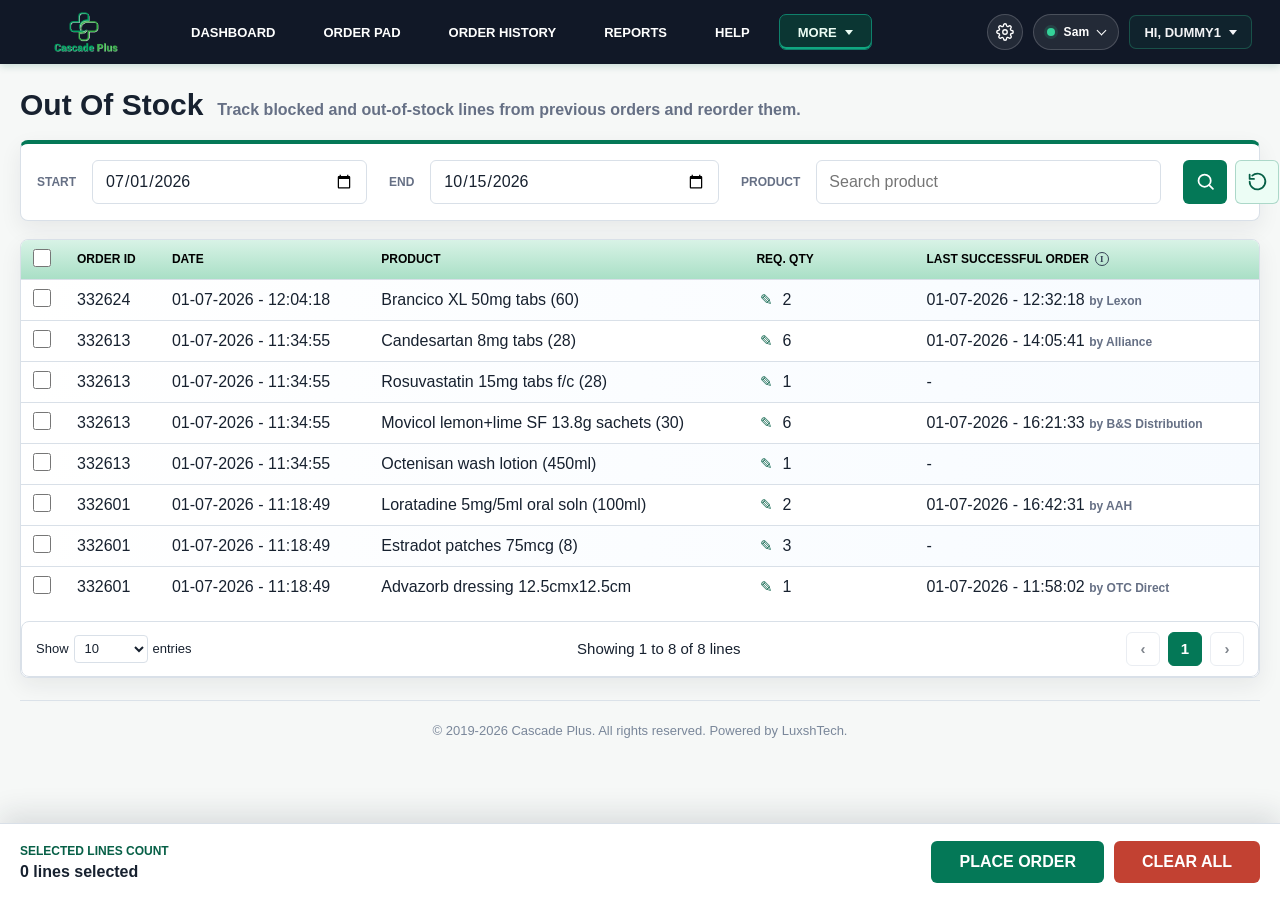
<file: outofstock.html>
<!doctype html>
<html lang="en">

<head>
  <meta charset="utf-8" />
  <meta name="viewport" content="width=device-width, initial-scale=1" />
  <title>CASCADE Out Of Stock</title>
  <style>
    :root {
      --green: #047857;
      --green-dark: #065f46;
      --green-soft: #ecfdf5;
      --table-header-gradient: linear-gradient(180deg, #d8f3e6 0%, #a9dfc6 100%);
      --row-alt-gradient: linear-gradient(90deg, #ffffff 0%, #f7fbff 100%);
      --row-active-gradient: linear-gradient(90deg, #f7fffb 0%, #e4faef 100%);
      --ink: #17212f;
      --muted: #667085;
      --line: #d9e0e8;
      --soft: #f6f8fa;
      --app-bg: #f6f8f7;
      --panel: #ffffff;
      --red: #c24132;
      --red-soft: #fff1f0;
      --shadow: 0 18px 44px rgba(23, 33, 47, 0.14);
      font-family: "Segoe UI", Arial, sans-serif;
    }

    * {
      box-sizing: border-box;
    }

    [hidden] {
      display: none !important;
    }

    body {
      margin: 0;
      min-width: 320px;
      color: var(--ink);
      background: var(--app-bg);
      background-attachment: fixed;
      background-size: cover;
  background-position: center bottom;
    }

    button,
    input,
    select {
      font: inherit;
    }

    button {
      cursor: pointer;
    }

    button:disabled {
      cursor: not-allowed;
      opacity: 0.55;
    }

    .app-shell {
      min-height: 100vh;
      padding-bottom: 96px;
    }

    .topbar {
      min-height: 64px;
      display: grid;
      grid-template-columns: auto minmax(0, 1fr) auto;
      align-items: center;
      gap: 22px;
      padding: 0 24px;
      color: #fff;
      background: #111827;
      box-shadow: 0 2px 8px rgba(6, 95, 70, 0.2);
    }

    .brand {
      display: inline-flex;
      align-items: center;
    }

    .brand-logo {
      width: auto;
      height: 48px;
      max-width: 124px;
      object-fit: contain;
    }

    .main-nav {
      display: flex;
      align-items: flex-end;
      gap: 8px;
      align-self: stretch;
      overflow: visible;
    }

    .main-nav a,
    .main-nav button,
    .profile-button {
      min-height: 44px;
      border: 0;
      border-radius: 8px 8px 0 0;
      padding: 0 16px;
      display: inline-flex;
      align-items: center;
      justify-content: center;
      color: #fff;
      background: transparent;
      font-size: 13px;
      font-weight: 800;
      text-decoration: none;
      text-transform: uppercase;
      text-align: center;
      white-space: nowrap;
    }

    .main-nav a.active,
    .main-nav a:hover,
    .main-nav button.active,
    .main-nav button:hover,
    .nav-more.active>.more-toggle,
    .nav-more:hover>.more-toggle,
    .nav-more:focus-within>.more-toggle {
      color: var(--green);
      background: #fff;
    }

    .main-nav a.active,
    .main-nav button.active,
    .nav-more.active {
      position: relative;
      margin-top: 12px;
    }

    .nav-more {
      position: relative;
      display: inline-flex;
      align-items: flex-end;
    }

    .more-toggle {
      gap: 8px;
    }

    .more-toggle::after {
      content: "";
      width: 0;
      height: 0;
      border-left: 4px solid transparent;
      border-right: 4px solid transparent;
      border-top: 5px solid currentColor;
    }

    .more-menu {
      position: absolute;
      top: calc(100% - 1px);
      left: 0;
      z-index: 30;
      min-width: 178px;
      display: none;
      flex-direction: column;
      gap: 4px;
      padding: 8px;
      border-radius: 0 0 8px 8px;
      background: #fff;
      box-shadow: 0 16px 34px rgba(15, 23, 42, 0.2);
    }

    .nav-more:hover .more-menu,
    .nav-more:focus-within .more-menu {
      display: flex;
    }

    .main-nav .more-menu a {
      position: static;
      min-height: 38px;
      border-radius: 6px;
      margin-top: 0;
      padding: 0 12px;
      color: var(--ink);
      background: transparent;
    }

    .main-nav .more-menu a:hover,
    .main-nav .more-menu a:focus-visible,
    .main-nav .more-menu a.active {
      color: #fff;
      background: var(--green);
    }

    .profile-button {
      min-height: 36px;
      gap: 8px;
      border-radius: 999px;
      border: 1px solid rgba(255, 255, 255, 0.16);
      color: #fff;
      background: rgba(255, 255, 255, 0.08);
    }

    .profile-button::after {
      content: "";
      width: 8px;
      height: 8px;
      border-right: 1.5px solid currentColor;
      border-bottom: 1.5px solid currentColor;
      transform: translateY(-2px) rotate(45deg);
    }

    .account-menu {
      position: relative;
      justify-self: end;
    }

    .account-dropdown {
      position: absolute;
      top: calc(100% + 8px);
      right: 0;
      z-index: 60;
      width: min(232px, calc(100vw - 24px));
      display: none;
      flex-direction: column;
      padding: 8px 0;
      border-radius: 8px;
      color: rgba(255, 255, 255, 0.9);
      background: #0f1726;
      box-shadow: 0 12px 24px rgba(15, 23, 42, 0.28);
    }

    .account-menu.is-open .account-dropdown {
      display: flex;
    }

    .account-dropdown::before {
      content: "";
      position: absolute;
      top: -9px;
      right: 18px;
      width: 18px;
      height: 18px;
      background: #0f1726;
      border-radius: 3px 0 0 0;
      transform: rotate(45deg);
    }

    .account-menu-item {
      min-height: 50px;
      display: flex;
      align-items: center;
      gap: 16px;
      border: 0;
      padding: 0 16px;
      color: rgba(255, 255, 255, 0.86);
      background: transparent;
      font-size: 12px;
      font-weight: 700;
      letter-spacing: 1.8px;
      text-align: left;
      text-transform: uppercase;
    }

    .account-menu-item:hover,
    .account-menu-item:focus-visible {
      color: #fff;
      background: rgba(255, 255, 255, 0.06);
      outline: 0;
    }

    .account-menu-item svg {
      width: 22px;
      height: 22px;
      flex: 0 0 auto;
      stroke: currentColor;
      stroke-width: 1.6;
      stroke-linecap: round;
      stroke-linejoin: round;
      fill: none;
    }

    .account-menu-separator {
      height: 1px;
      margin: 8px 0;
      background: rgba(255, 255, 255, 0.18);
    }

    .workspace {
      max-width: 1420px;
      margin: 0 auto;
      padding: 24px 20px 40px;
    }

    .site-footer {
      margin-top: 22px;
      border-top: 1px solid rgba(217, 224, 232, 0.9);
      padding: 22px 0 2px;
      color: #7a879a;
      font-size: 13px;
      text-align: center;
    }

    .page-heading {
      display: flex;
      justify-content: space-between;
      align-items: center;
      gap: 18px;
      margin-bottom: 18px;
    }

    .heading-copy {
      display: flex;
      align-items: baseline;
      gap: 14px;
      flex-wrap: wrap;
    }

    h1,
    h2,
    p {
      margin-top: 0;
    }

    h1 {
      margin-bottom: 0;
      font-size: 30px;
      line-height: 1.12;
    }

    h2 {
      margin-bottom: 0;
      font-size: 18px;
      line-height: 1.25;
    }

    .eyebrow {
      margin: 0 0 5px;
      color: var(--green);
      font-size: 12px;
      font-weight: 900;
      text-transform: uppercase;
    }

    .subheading {
      margin: 0;
      color: var(--muted);
      font-weight: 600;
    }

    .toolbar,
    .orders-table-shell {
      border: 1px solid var(--line);
      border-radius: 8px;
      background: var(--panel);
      box-shadow: 0 8px 22px rgba(23, 33, 47, 0.07);
    }

    .toolbar {
      display: grid;
      grid-template-columns: minmax(330px, 1fr) minmax(330px, 1fr) minmax(420px, 1.15fr) auto;
      gap: 22px;
      align-items: end;
      margin-bottom: 18px;
      padding: 16px;
      border-top: 4px solid var(--green);
    }

    .toolbar-actions {
      display: flex;
      gap: 8px;
      align-items: center;
    }

    label {
      display: grid;
      gap: 6px;
    }

    .toolbar label {
      grid-template-columns: auto minmax(0, 1fr);
      align-items: center;
      gap: 16px;
    }

    label span,
    .meta-label {
      color: var(--muted);
      font-size: 12px;
      font-weight: 800;
      text-transform: uppercase;
    }

    input,
    select {
      width: 100%;
      min-height: 44px;
      border: 1px solid var(--line);
      border-radius: 6px;
      padding: 0 12px;
      color: var(--ink);
      background: #fff;
      outline: none;
    }

    input:focus,
    select:focus {
      border-color: rgba(4, 120, 87, 0.65);
      box-shadow: 0 0 0 3px rgba(4, 120, 87, 0.12);
    }

    input[type="date"] {
      cursor: pointer;
    }

    .toolbar input,
    .toolbar select {
      min-height: 44px;
    }

    .icon-button {
      width: 44px;
      height: 44px;
      display: grid;
      place-items: center;
      border: 0;
      border-radius: 6px;
      color: #fff;
      background: var(--green);
      font-size: 18px;
      font-weight: 900;
    }

    .icon-button.reset {
      color: var(--green-dark);
      border: 1px solid rgba(4, 120, 87, 0.28);
      background: var(--green-soft);
      font-size: 0;
    }

    .icon-button svg {
      width: 21px;
      height: 21px;
      fill: none;
      stroke: currentColor;
      stroke-width: 2;
      stroke-linecap: round;
      stroke-linejoin: round;
    }

    .orders-table-shell {
      overflow-x: auto;
    }

    .stock-table {
      width: 100%;
      min-width: 1220px;
      border-collapse: collapse;
    }

    .stock-table th,
    .stock-table td {
      border-bottom: 1px solid var(--line);
      text-align: left;
      vertical-align: middle;
    }

    .stock-table th {
      padding: 9px 12px;
      color: #000;
      background: var(--table-header-gradient);
      font-size: 12px;
      font-weight: 900;
      text-transform: uppercase;
      white-space: nowrap;
    }

    .stock-table tbody tr {
      height: 40px;
      background: #fff;
    }

    .stock-table tbody tr:nth-child(odd) {
      background: var(--row-alt-gradient);
    }

    .stock-table td {
      padding: 5px 12px;
    }

    .stock-table tbody tr:hover,
    .stock-table tbody tr.selected {
      background: var(--row-active-gradient);
    }

    .stock-table tbody tr:last-child td {
      border-bottom: 0;
    }

    .select-col {
      width: 44px;
    }

    .row-select,
    .select-all {
      width: 18px;
      height: 18px;
      min-height: 18px;
      margin: 0;
      padding: 0;
      accent-color: var(--green);
    }

    /* Req. Qty column is sized for the edit state so editing never shifts the layout */
    .qty-col {
      width: 170px;
      white-space: nowrap;
    }

    .qty-display,
    .qty-editor {
      height: 30px;
      display: inline-flex;
      align-items: center;
      gap: 6px;
    }

    .edit-icon-button {
      width: 20px;
      height: 20px;
      display: grid;
      place-items: center;
      border: 0;
      border-radius: 4px;
      padding: 0;
      color: var(--green-dark);
      background: transparent;
      font-size: 15px;
      line-height: 1;
    }

    .edit-icon-button:hover,
    .edit-icon-button:focus-visible {
      background: var(--green-soft);
      outline: 0;
    }

    .qty-editor input {
      width: 64px;
      min-height: 30px;
      height: 30px;
      padding: 0 6px;
      text-align: center;
      font-weight: 700;
      -moz-appearance: textfield;
    }

    .qty-editor input::-webkit-outer-spin-button,
    .qty-editor input::-webkit-inner-spin-button {
      margin: 0;
      -webkit-appearance: none;
    }

    .qty-editor input.invalid {
      border-color: var(--red);
      box-shadow: 0 0 0 3px rgba(194, 65, 50, 0.12);
    }

    .qty-save,
    .qty-cancel {
      width: 30px;
      height: 30px;
      display: grid;
      place-items: center;
      border: 0;
      border-radius: 6px;
      padding: 0;
      color: #fff;
      font-size: 15px;
      font-weight: 900;
      line-height: 1;
    }

    .qty-save {
      background: var(--green);
    }

    .qty-cancel {
      background: var(--red);
    }

    .last-order-time {
      white-space: nowrap;
    }

    .last-order-supplier {
      color: var(--muted);
      font-size: 12px;
      font-weight: 700;
    }

    .th-with-info {
      display: inline-flex;
      align-items: center;
      gap: 6px;
    }

    .info-tip {
      position: relative;
      display: inline-flex;
    }

    .info-icon {
      width: 14px;
      height: 14px;
      display: grid;
      place-items: center;
      border: 1.5px solid currentColor;
      border-radius: 999px;
      padding: 0;
      color: #344054;
      background: transparent;
      font-family: Georgia, "Times New Roman", serif;
      font-size: 9px;
      font-weight: 900;
      line-height: 1;
      cursor: help;
    }

    .info-icon:focus-visible {
      outline: 2px solid var(--green);
      outline-offset: 2px;
    }

    .info-tooltip {
      position: absolute;
      top: calc(100% + 8px);
      left: 50%;
      z-index: 20;
      width: 240px;
      display: none;
      border-radius: 6px;
      padding: 8px 10px;
      color: #fff;
      background: #17212f;
      box-shadow: 0 8px 20px rgba(23, 33, 47, 0.2);
      font-size: 12px;
      font-weight: 600;
      line-height: 1.4;
      text-transform: none;
      white-space: normal;
      transform: translateX(-50%);
    }

    .info-tip:hover .info-tooltip,
    .info-icon:focus-visible + .info-tooltip {
      display: block;
    }

    .table-strong {
      font-weight: 900;
    }

    .product-name {
      min-width: 300px;
      line-height: 1.35;
    }

    .status-pill {
      min-height: 30px;
      display: inline-flex;
      align-items: center;
      border-radius: 999px;
      padding: 0 11px;
      color: var(--green-dark);
      background: var(--green-soft);
      font-size: 12px;
      font-weight: 900;
    }

    .table-footer {
      display: flex;
      justify-content: space-between;
      align-items: center;
      gap: 16px;
      margin-top: 14px;
      border: 1px solid var(--line);
      border-radius: 8px;
      padding: 10px 14px;
      background: #fff;
      font-size: 15px;
    }

    .entries-control {
      display: inline-flex;
      align-items: center;
      gap: 5px;
      color: var(--ink);
      font-size: 13px;
      font-weight: 500;
      white-space: nowrap;
    }

    .entries-control span {
      color: var(--ink);
      font-size: 13px;
      font-weight: 500;
      text-transform: none;
    }

    .entries-control select {
      width: auto;
      min-height: 28px;
      border: 1px solid var(--line);
      border-radius: 4px;
      padding: 0 24px 0 6px;
      color: var(--ink);
      background: #fff;
      font-size: 13px;
    }

    .pagination {
      display: inline-flex;
      align-items: center;
      gap: 8px;
    }

    .pagination button {
      min-width: 34px;
      min-height: 34px;
      border: 1px solid var(--line);
      border-radius: 6px;
      color: var(--ink);
      background: #fff;
      font-weight: 900;
    }

    .pagination button.active {
      border-color: var(--green);
      color: #fff;
      background: var(--green);
    }

    .primary-action,
    .danger-action {
      min-height: 42px;
      border: 0;
      border-radius: 6px;
      padding: 0 28px;
      color: #fff;
      font-weight: 900;
      text-transform: uppercase;
      white-space: nowrap;
    }

    .primary-action {
      background: var(--green);
    }

    .danger-action {
      background: var(--red);
    }

    .bottom-bar {
      position: fixed;
      z-index: 40;
      left: 0;
      right: 0;
      bottom: 0;
      border-top: 1px solid var(--line);
      background: rgba(255, 255, 255, 0.96);
      box-shadow: 0 -10px 28px rgba(23, 33, 47, 0.12);
    }

    .bottom-bar-inner {
      max-width: 1420px;
      min-height: 76px;
      margin: 0 auto;
      padding: 12px 20px;
      display: flex;
      align-items: center;
      justify-content: space-between;
      gap: 10px;
    }

    .footer-selected-count {
      display: grid;
      gap: 5px;
      color: var(--green-dark);
      font-size: 12px;
      font-weight: 900;
      text-transform: uppercase;
    }

    .footer-selected-count strong {
      color: var(--ink);
      font-size: 16px;
      text-transform: none;
    }

    .bottom-actions {
      display: flex;
      align-items: center;
      justify-content: flex-end;
      gap: 10px;
    }

    .empty-state {
      border: 1px dashed var(--line);
      border-radius: 8px;
      padding: 34px;
      text-align: center;
      background: #fff;
    }

    .toast-region {
      position: fixed;
      z-index: 90;
      top: 18px;
      right: 18px;
      display: grid;
      gap: 10px;
    }

    .toast {
      width: min(360px, calc(100vw - 36px));
      border-left: 4px solid var(--green);
      border-radius: 8px;
      padding: 14px 16px;
      background: #fff;
      box-shadow: var(--shadow);
      font-weight: 800;
      transition: opacity 180ms ease, transform 180ms ease;
    }

    dialog {
      border: 0;
      padding: 0;
      background: transparent;
    }

    dialog::backdrop {
      background: rgba(17, 24, 39, 0.48);
    }

    .modal-panel {
      width: min(440px, calc(100vw - 32px));
      overflow: hidden;
      border: 1px solid var(--line);
      border-radius: 8px;
      background: #fff;
      box-shadow: var(--shadow);
    }

    .modal-header,
    .modal-body,
    .modal-footer {
      padding: 18px 22px;
    }

    .modal-header {
      display: flex;
      justify-content: space-between;
      gap: 16px;
      border-bottom: 1px solid var(--line);
    }

    .modal-body {
      display: grid;
      gap: 12px;
      background: #f8fafc;
      text-align: center;
    }

    .modal-footer {
      display: flex;
      justify-content: center;
      gap: 10px;
      border-top: 1px solid var(--line);
    }

    .warning-icon {
      width: 70px;
      height: 70px;
      display: grid;
      place-items: center;
      margin: 0 auto 12px;
      border: 3px solid #ffb982;
      border-radius: 999px;
      color: #ff9d57;
      font-size: 42px;
      font-weight: 300;
      line-height: 1;
    }

    .secondary-action {
      min-height: 42px;
      border: 1px solid var(--line);
      border-radius: 6px;
      padding: 0 28px;
      color: var(--ink);
      background: #fff;
      font-weight: 900;
      text-transform: uppercase;
    }

    .icon-close {
      width: 36px;
      height: 36px;
      flex: 0 0 auto;
      border: 1px solid var(--line);
      border-radius: 999px;
      color: var(--muted);
      background: #fff;
      font-size: 24px;
      line-height: 1;
    }

    @media (max-width: 860px) {
      .topbar {
        grid-template-columns: 1fr;
        padding: 14px;
      }

      .main-nav {
        align-items: center;
        flex-wrap: wrap;
      }

      .main-nav a,
      .main-nav button {
        min-height: 36px;
        border-radius: 8px;
      }

      .main-nav a.active,
      .main-nav button.active,
      .nav-more.active {
        margin-top: 0;
      }

      .page-heading {
        align-items: stretch;
        flex-direction: column;
      }

      .table-footer {
        align-items: stretch;
        flex-direction: column;
      }

      .toolbar,
      .toolbar-actions,
      .bottom-bar-inner {
        align-items: stretch;
        flex-direction: column;
      }

      .toolbar {
        grid-template-columns: 1fr;
      }

      .toolbar label {
        grid-template-columns: 1fr;
        gap: 6px;
      }

      .bottom-actions {
        justify-content: stretch;
      }
    }
  </style>
  <link rel="stylesheet" href="navigation.css" />
</head>

<body>
  <div class="app-shell">
    <header class="topbar">
      <a class="brand" href="index.html" aria-label="CASCADE home">
        <img class="brand-logo" src="logo.png" alt="CASCADE Plus" />
      </a>
      <nav class="main-nav" aria-label="Primary">
        <a href="Dashboard.html">Dashboard</a>
        <a href="index.html">Order Pad</a>
        <a href="history.html">Order History</a>
        <a href="report.html">Reports</a>
        <a href="help.html">Help</a>
        <div class="nav-more active">
          <button class="more-toggle" type="button" aria-haspopup="true" aria-expanded="false">More</button>
          <div class="more-menu" role="menu">
            <a href="pending.html" role="menuitem">Pending Order</a>
            <a class="active" href="outofstock.html" role="menuitem">Out Of Stock</a>
            <a href="settings.html" role="menuitem">Settings</a>
          </div>
        </div>
      </nav>
      <div class="account-menu">
        <button class="profile-button" type="button" aria-haspopup="true" aria-expanded="false">HI, DUMMY1</button>
        <div class="account-dropdown" role="menu">
          <button class="account-menu-item" type="button" role="menuitem">
            <svg viewBox="0 0 24 24" aria-hidden="true">
              <path d="M3 11.5 12 4l9 7.5"></path>
              <path d="M5.5 10.5V20h13v-9.5"></path>
              <path d="M9.5 17h5"></path>
              <path d="M9 14h2"></path>
              <path d="M13 14h2"></path>
            </svg>
            Reset Password
          </button>
          <span class="account-menu-separator" aria-hidden="true"></span>
          <button class="account-menu-item" type="button" role="menuitem">
            <svg viewBox="0 0 24 24" aria-hidden="true">
              <circle cx="7.5" cy="16.5" r="3"></circle>
              <path d="m10 14 7.5-7.5"></path>
              <path d="m15.5 8.5 2 2"></path>
              <path d="m18 6 2 2"></path>
            </svg>
            Log Out
          </button>
        </div>
      </div>
    </header>

    <main class="workspace">
      <section class="page-heading" aria-labelledby="pageTitle">
        <div class="heading-copy">
          <h1 id="pageTitle">Out Of Stock</h1>
          <p class="subheading">Track blocked and out-of-stock lines from previous orders and reorder them.</p>
        </div>
      </section>

      <section class="toolbar" aria-label="Filter out of stock lines">
        <label>
          <span>Start</span>
          <input id="startDate" type="date" value="2026-07-01" lang="en-GB" />
        </label>
        <label>
          <span>End</span>
          <input id="endDate" type="date" value="2026-10-15" lang="en-GB" />
        </label>
        <label>
          <span>Product</span>
          <input id="productFilter" type="search" placeholder="Search product" autocomplete="off" />
        </label>
        <div class="toolbar-actions">
          <button class="icon-button" id="searchButton" type="button" aria-label="Search" title="Search">
            <svg viewBox="0 0 24 24" aria-hidden="true">
              <circle cx="11" cy="11" r="7"></circle>
              <path d="m16.5 16.5 4 4"></path>
            </svg>
          </button>
          <button class="icon-button reset" id="resetFilters" type="button" aria-label="Reset filters"
            title="Reset filters">
            <svg viewBox="0 0 24 24" aria-hidden="true">
              <path d="M3 12a9 9 0 1 0 3-6.7"></path>
              <path d="M3 4v5h5"></path>
            </svg>
          </button>
        </div>
      </section>

      <section class="orders-table-shell" id="stockGrid" aria-label="Out of stock line list"></section>
      <section class="empty-state" id="emptyState" hidden>
        <h2>No out of stock lines found</h2>
        <p>Adjust the filter to see more lines.</p>
      </section>
      <footer class="site-footer">© 2019-2026 Cascade Plus. All rights reserved. Powered by LuxshTech.</footer>
    </main>
  </div>

  <section class="bottom-bar" aria-label="Out of stock actions">
    <div class="bottom-bar-inner">
      <div class="footer-selected-count" aria-live="polite">
        <span>Selected Lines Count</span>
        <strong id="selectedLinesCount">0 lines selected</strong>
      </div>
      <div class="bottom-actions">
        <button class="primary-action" id="placeOrder" type="button">Place Order</button>
        <button class="danger-action" id="clearAll" type="button">Clear All</button>
      </div>
    </div>
  </section>

  <dialog id="clearAllDialog">
    <section class="modal-panel" aria-labelledby="clearAllTitle">
      <header class="modal-header">
        <div>
          <p class="eyebrow">Clear Out Of Stock</p>
          <h2 id="clearAllTitle">Are you sure?</h2>
        </div>
      </header>
      <div class="modal-body">
        <div class="warning-icon" aria-hidden="true">!</div>
        <p class="subheading">This will clear all items from the Out Of Stock screen.</p>
      </div>
      <footer class="modal-footer">
        <button class="secondary-action" data-close-clear-all type="button">No</button>
        <button class="danger-action" id="confirmClearAll" type="button">Yes</button>
      </footer>
    </section>
  </dialog>

  <div class="toast-region" id="toastRegion" aria-live="polite"></div>

  <script src="account-menu.js"></script>
  <script>
    // Raw PIP / supplier-response records as returned for each ordered line.
    const stockRecords = [
      { lineId: "332624-1213313", orderId: "332624", date: "01-07-2026 - 12:04:18", pip: "1213313", product: "Brancico XL 50mg tabs (60)", requested: 2, received: 0, status: "Out of Stock" },
      { lineId: "332613-1172659", orderId: "332613", date: "01-07-2026 - 11:34:55", pip: "1172659", product: "Candesartan 8mg tabs (28)", requested: 6, received: 0, status: "Out of Stock" },
      { lineId: "332613-1206135", orderId: "332613", date: "01-07-2026 - 11:34:55", pip: "1206135", product: "Candesartan 8mg tabs (28)", requested: 6, received: 0, status: "Out of Stock" },
      { lineId: "332613-1264050", orderId: "332613", date: "01-07-2026 - 11:34:55", pip: "1264050", product: "Rosuvastatin 15mg tabs f/c (28)", requested: 1, received: 0, status: "Out of Stock" },
      { lineId: "332613-2645083", orderId: "332613", date: "01-07-2026 - 11:34:55", pip: "2645083", product: "Movicol lemon+lime SF 13.8g sachets (30)", requested: 6, received: 0, status: "Out of Stock" },
      { lineId: "332613-3091006", orderId: "332613", date: "01-07-2026 - 11:34:55", pip: "3091006", product: "Octenisan wash lotion (450ml)", requested: 1, received: 0, status: "Out of Stock" },
      { lineId: "332601-1113869", orderId: "332601", date: "01-07-2026 - 11:18:49", pip: "1113869", product: "Loratadine 5mg/5ml oral soln (100ml)", requested: 2, received: 0, status: "Out of Stock" },
      { lineId: "332601-1133255", orderId: "332601", date: "01-07-2026 - 11:18:49", pip: "1133255", product: "Loratadine 5mg/5ml oral soln (100ml)", requested: 2, received: 0, status: "Out of Stock" },
      { lineId: "332601-3127081", orderId: "332601", date: "01-07-2026 - 11:18:49", pip: "3127081", product: "Estradot patches 75mcg (8)", requested: 3, received: 0, status: "Out of Stock" },
      { lineId: "332601-3671013", orderId: "332601", date: "01-07-2026 - 11:18:49", pip: "3671013", product: "Advazorb dressing 12.5cmx12.5cm", requested: 1, received: 0, status: "Out of Stock" },
      { lineId: "332601-5019518", orderId: "332601", date: "01-07-2026 - 11:18:17", pip: "5019518", product: "Mirtazapine 45mg tabs (28)", requested: 0, received: 0, status: "Above Drug Tariff" },
      { lineId: "332601-1135383", orderId: "332601", date: "01-07-2026 - 11:18:17", pip: "1135383", product: "Mirtazapine 45mg tabs (28)", requested: 0, received: 0, status: "Above Drug Tariff" },
      { lineId: "332601-1153006", orderId: "332601", date: "01-07-2026 - 11:18:17", pip: "1153006", product: "Mirtazapine 45mg tabs (28)", requested: 0, received: 0, status: "Above Drug Tariff" },
      { lineId: "332601-2823557", orderId: "332601", date: "01-07-2026 - 11:18:17", pip: "2823557", product: "Canesten Combi 500mg/2%", requested: 0, received: 0, status: "Above Drug Tariff" },
      { lineId: "332601-8561144", orderId: "332601", date: "01-07-2026 - 11:18:17", pip: "8561144", product: "Pregabalin 150mg caps (56)", requested: 0, received: 0, status: "Above Drug Tariff" },
      { lineId: "332601-3831146-a", orderId: "332601", date: "01-07-2026 - 11:18:17", pip: "3831146", product: "Ensure Compact Liquid banana (4x125ml) (500ml)", requested: 0, received: 0, status: "Above Drug Tariff" },
      { lineId: "332601-3831146-b", orderId: "332601", date: "01-07-2026 - 11:18:17", pip: "3831146", product: "Ensure Compact Liquid banana (4x125ml) (500ml)", requested: 0, received: 0, status: "Above Drug Tariff" },
      { lineId: "332601-3831146-c", orderId: "332601", date: "01-07-2026 - 11:18:17", pip: "3831146", product: "Ensure Compact Liquid banana (4x125ml) (500ml)", requested: 0, received: 0, status: "Above Drug Tariff" },
      { lineId: "332601-3744646-a", orderId: "332601", date: "01-07-2026 - 11:18:17", pip: "3744646", product: "Advazorb Heel dress no adh bord 17cmx21cm", requested: 0, received: 0, status: "Above Drug Tariff" },
      { lineId: "332601-3744646-b", orderId: "332601", date: "01-07-2026 - 11:18:17", pip: "3744646", product: "Advazorb Heel dress no adh bord 17cmx21cm", requested: 0, received: 0, status: "Above Drug Tariff" }
    ];

    // Live order history across all Cascade Plus customers, used for Last Successful Order.
    const orderHistory = [
      { orderId: "332641", product: "Brancico XL 50mg tabs (60)", supplier: "Lexon", status: "Successful", orderedAt: "2026-07-01T12:32:18" },
      { orderId: "332598", product: "Candesartan 8mg tabs (28)", supplier: "AAH", status: "Successful", orderedAt: "2026-07-01T11:12:04" },
      { orderId: "332655", product: "Candesartan 8mg tabs (28)", supplier: "Alliance", status: "Successful", orderedAt: "2026-07-01T14:05:41" },
      { orderId: "332671", product: "Candesartan 8mg tabs (28)", supplier: "Phoenix", status: "Out of Stock", orderedAt: "2026-07-01T15:20:00" },
      { orderId: "332648", product: "Movicol lemon+lime SF 13.8g sachets (30)", supplier: "Phoenix", status: "Successful", orderedAt: "2026-07-01T13:47:09" },
      { orderId: "332680", product: "Movicol lemon+lime SF 13.8g sachets (30)", supplier: "B&S Distribution", status: "Successful", orderedAt: "2026-07-01T16:21:33" },
      { orderId: "332662", product: "Octenisan wash lotion (450ml)", supplier: "AAH", status: "Out of Stock", orderedAt: "2026-07-01T14:40:12" },
      { orderId: "332684", product: "Loratadine 5mg/5ml oral soln (100ml)", supplier: "AAH", status: "Successful", orderedAt: "2026-07-01T16:42:31" },
      { orderId: "332610", product: "Advazorb dressing 12.5cmx12.5cm", supplier: "OTC Direct", status: "Successful", orderedAt: "2026-07-01T11:58:02" }
    ];

    // One logical row per Order ID + product, however many PIP / supplier-response records exist.
    function toLogicalLines(records) {
      const lines = new Map();
      records.forEach((record) => {
        const key = `${record.orderId}|${record.product}`;
        if (!lines.has(key)) {
          lines.set(key, {
            lineId: `${record.orderId}-${lines.size + 1}`,
            orderId: record.orderId,
            date: record.date,
            dateIso: stockDateToIso(record.date),
            pip: record.pip,
            product: record.product,
            requested: record.requested
          });
        }
      });
      return Array.from(lines.values());
    }

    // Orders placed from the Order Pad and from this page (Place Order). Order History, the Order Report and the
    // Order Exceptions Report read the same list, so a placed order shows on all of them.
    const SUBMITTED_ORDERS_STORAGE_KEY = "cascade-submitted-orders-v1";
    const CLEARED_KEY = "cascadeOosClearedAt";
    // New order IDs follow on from the fixture orders, the same numbering as the Order Pad.
    const LAST_FIXTURE_ORDER_ID = 337000;
    // Wireframe "today": placed orders are dated on it (with the current time), as in the Order Pad.
    const WIREFRAME_TODAY = "2026-10-15";
    // Suppliers listed in Supplier outcomes for a line that came back out of stock.
    const TRIED_SUPPLIERS = ["AAH", "Alliance", "Phoenix"];

    // Wireframe: Clear All lasts while moving between pages; a page refresh returns the cleared lines.
    try {
      if (window.performance?.getEntriesByType("navigation")[0]?.type === "reload") window.sessionStorage.removeItem(CLEARED_KEY);
    } catch (error) {
      // Storage is optional in the prototype.
    }

    function productKey(name) {
      return String(name || "").trim().toLowerCase();
    }

    // "DD-MM-YYYY - HH:MM:SS" (as shown in the table) to "YYYY-MM-DDTHH:MM:SS" (as stored on orders).
    function stockDateToIso(value) {
      const [datePart, timePart = "00:00:00"] = String(value || "").split(" - ");
      const [day, month, year] = datePart.split("-");
      return `${year}-${month}-${day}T${timePart}`;
    }

    function wireframeNowIso() {
      const now = new Date();
      const time = [now.getHours(), now.getMinutes(), now.getSeconds()].map((part) => String(part).padStart(2, "0")).join(":");
      return `${WIREFRAME_TODAY}T${time}`;
    }

    function readStoredOrders() {
      try {
        const stored = JSON.parse(window.localStorage.getItem(SUBMITTED_ORDERS_STORAGE_KEY) || "[]");
        return (Array.isArray(stored) ? stored : []).filter((order) => order && /^\d+$/.test(String(order.id)));
      } catch (error) {
        return [];
      }
    }

    function readClearedAt() {
      try {
        return window.sessionStorage.getItem(CLEARED_KEY) || "";
      } catch (error) {
        return "";
      }
    }

    function activeUser() {
      try {
        return window.sessionStorage.getItem("cascade.activeUser") || "";
      } catch (error) {
        return "";
      }
    }

    let submittedOrders = [];
    let stockLines = [];
    // Req. Qty edits saved on this page, kept when the table is rebuilt.
    const savedQuantities = new Map();

    // One entry per product, taken from the latest order that included it (sample lines, Order Pad orders and
    // orders placed here). The product is not shown when that order got it, or when it was cleared.
    // Only out-of-stock items are shown; "Blocked as price above drug tariff" lines are excluded.
    function loadStockLines() {
      submittedOrders = readStoredOrders().filter((order) => Array.isArray(order.products));
      const clearedAt = readClearedAt();
      const latest = new Map();
      toLogicalLines(stockRecords.filter((record) => record.status === "Out of Stock")).forEach((line) => {
        latest.set(productKey(line.product), { dateIso: line.dateIso, line });
      });
      [...submittedOrders]
        .sort((a, b) => String(a.dateIso).localeCompare(String(b.dateIso)))
        .forEach((order) => {
          const byProduct = new Map();
          order.products.forEach((product) => {
            const key = productKey(product?.finalProductName || product?.description);
            if (!key) return;
            if (!byProduct.has(key)) byProduct.set(key, []);
            byProduct.get(key).push(product);
          });
          byProduct.forEach((products, key) => {
            const current = latest.get(key);
            if (current && current.dateIso > String(order.dateIso)) return;
            const first = products[0];
            const outOfStock = products.every((product) => Number(product.receivedQty) === 0);
            latest.set(key, {
              dateIso: String(order.dateIso),
              line: outOfStock
                ? {
                  lineId: `${order.id}-p${String(first.pip || "").replace(/\W/g, "")}`,
                  orderId: String(order.id),
                  date: formatOrderTimestamp(order.dateIso),
                  dateIso: String(order.dateIso),
                  pip: first.pip,
                  product: String(first.finalProductName || first.description),
                  requested: Number(first.requestedQty) || 0
                }
                : null
            });
          });
        });
      stockLines = Array.from(latest.values())
        .filter((entry) => entry.line && !(clearedAt && entry.dateIso <= clearedAt))
        .map((entry) => entry.line)
        .sort((a, b) => b.dateIso.localeCompare(a.dateIso));
      stockLines.forEach((line) => {
        if (savedQuantities.has(line.lineId)) line.requested = savedQuantities.get(line.lineId);
      });
    }

    const state = {
      placingOrder: false,
      selectedIds: [],
      editingLineId: null,
      editDraft: "",
      currentPage: 1,
      pageSize: 10
    };
    const defaultFilters = {
      startDate: "2026-07-01",
      // End defaults to today, so lines that come back out of stock today show without changing the filter.
      endDate: WIREFRAME_TODAY,
      product: ""
    };

    const els = {
      stockGrid: document.querySelector("#stockGrid"),
      emptyState: document.querySelector("#emptyState"),
      startDate: document.querySelector("#startDate"),
      endDate: document.querySelector("#endDate"),
      productFilter: document.querySelector("#productFilter"),
      selectedLinesCount: document.querySelector("#selectedLinesCount"),
      placeOrder: document.querySelector("#placeOrder"),
      clearAllDialog: document.querySelector("#clearAllDialog"),
      confirmClearAll: document.querySelector("#confirmClearAll"),
      toastRegion: document.querySelector("#toastRegion")
    };

    function escapeHtml(value) {
      return String(value).replace(/[&<>"']/g, (char) => ({
        "&": "&amp;",
        "<": "&lt;",
        ">": "&gt;",
        '"': "&quot;",
        "'": "&#039;"
      })[char]);
    }

    function visibleLines() {
      const startDate = parseDateInput(els.startDate.value);
      const endDate = parseDateInput(els.endDate.value);
      const productQuery = els.productFilter.value.trim().toLowerCase();
      // Filtering runs on the complete dataset before pagination, so matches on later pages are found.
      return stockLines.filter((line) => {
        const lineDate = parseStockLineDate(line.date);
        const productPasses = !productQuery || line.product.toLowerCase().includes(productQuery);
        const startPasses = !startDate || !lineDate || lineDate >= startDate;
        const endPasses = !endDate || !lineDate || lineDate <= endDate;
        return productPasses && startPasses && endPasses;
      });
    }

    function parseDateInput(value) {
      if (!value) return null;
      const [year, month, day] = value.split("-").map(Number);
      if (!year || !month || !day) return null;
      return new Date(year, month - 1, day);
    }

    function parseStockLineDate(value) {
      const [day, month, year] = String(value || "").split(" - ")[0].split("-").map(Number);
      if (!year || !month || !day) return null;
      return new Date(year, month - 1, day);
    }

    function parseStockLineDateTime(value) {
      const [datePart, timePart = ""] = String(value || "").split(" - ");
      const [day, month, year] = datePart.split("-").map(Number);
      const [hours, minutes, seconds] = timePart.split(":").map(Number);
      if (!year || !month || !day) return null;
      return new Date(year, month - 1, day, hours || 0, minutes || 0, seconds || 0);
    }

    function formatOrderTimestamp(value) {
      const date = new Date(value);
      const pad = (number) => String(number).padStart(2, "0");
      return `${pad(date.getDate())}-${pad(date.getMonth() + 1)}-${date.getFullYear()} - ${pad(date.getHours())}:${pad(date.getMinutes())}:${pad(date.getSeconds())}`;
    }

    // Latest successful order for the same product, by any user and any supplier,
    // placed after the exception order and not later than now.
    function lastSuccessfulOrder(line) {
      const exceptionTime = parseStockLineDateTime(line.date);
      const now = new Date();
      // This pharmacy's own placed orders count as well as the live order history of all customers.
      const ownSuccesses = submittedOrders.flatMap((order) => order.products.flatMap((product) =>
        (Array.isArray(product?.outcomes) ? product.outcomes : [])
          .filter((outcome) => Number(outcome?.receivedQty) > 0)
          .map((outcome) => ({
            orderId: String(order.id),
            product: String(product.finalProductName || product.description || ""),
            supplier: outcome.supplier,
            status: "Successful",
            orderedAt: order.dateIso
          }))));
      return [...orderHistory, ...ownSuccesses]
        .filter((order) => {
          const orderedAt = new Date(order.orderedAt);
          return order.status === "Successful"
            && order.product === line.product
            && (!exceptionTime || orderedAt > exceptionTime)
            && orderedAt <= now;
        })
        .sort((a, b) => new Date(b.orderedAt) - new Date(a.orderedAt))[0] || null;
    }

    function render() {
      const rows = visibleLines();
      const total = rows.length;
      if (state.editingLineId && !rows.some((line) => line.lineId === state.editingLineId)) {
        state.editingLineId = null;
      }
      state.selectedIds = state.selectedIds.filter((id) => rows.some((line) => line.lineId === id));
      els.selectedLinesCount.textContent = `${state.selectedIds.length} line${state.selectedIds.length === 1 ? "" : "s"} selected`;
      renderTable(rows);
    }

    function renderTable(rows) {
      const pageCount = Math.max(1, Math.ceil(rows.length / state.pageSize));
      state.currentPage = Math.min(state.currentPage, pageCount);
      const start = (state.currentPage - 1) * state.pageSize;
      const pageRows = rows.slice(start, start + state.pageSize);
      els.emptyState.hidden = rows.length > 0;
      const visibleIds = pageRows.map((line) => line.lineId);
      const allVisibleSelected = visibleIds.length > 0 && visibleIds.every((id) => state.selectedIds.includes(id));
      const someVisibleSelected = visibleIds.some((id) => state.selectedIds.includes(id));
      els.stockGrid.innerHTML = rows.length
        ? `
            <table class="stock-table">
              <thead>
                <tr>
                  <th class="select-col">
                    <input class="select-all" type="checkbox" data-select-all-visible aria-label="Select all lines on this page" ${allVisibleSelected ? "checked" : ""} />
                  </th>
                  <th>Order ID</th>
                  <th>Date</th>
                  <th>Product</th>
                  <th class="qty-col">Req. Qty</th>
                  <th>
                    <span class="th-with-info">
                      Last Successful Order
                      <span class="info-tip">
                        <button class="info-icon" type="button" aria-label="About Last Successful Order" aria-describedby="lastOrderTip">I</button>
                        <span class="info-tooltip" id="lastOrderTip" role="tooltip">Recently ordered elsewhere from this supplier. Stock availability not guaranteed</span>
                      </span>
                    </span>
                  </th>
                </tr>
              </thead>
              <tbody>
                ${pageRows.map(stockRowTemplate).join("")}
              </tbody>
            </table>
            ${renderTableFooter(rows.length, state.currentPage, pageCount, "lines")}
          `
        : "";
      const selectAll = els.stockGrid.querySelector("[data-select-all-visible]");
      if (selectAll) selectAll.indeterminate = someVisibleSelected && !allVisibleSelected;
    }

    function renderTableFooter(totalCount, currentPage, pageCount, label) {
      const start = (currentPage - 1) * state.pageSize + 1;
      const end = Math.min(totalCount, currentPage * state.pageSize);
      const buttons = Array.from({ length: pageCount }, (_, index) => {
        const page = index + 1;
        return `<button class="${page === currentPage ? "active" : ""}" type="button" data-page="${page}" aria-label="Go to page ${page}">${page}</button>`;
      }).join("");
      return `
          <div class="table-footer">
            <label class="entries-control">
              <span>Show</span>
              <select data-page-size aria-label="Rows per page">
                ${[10, 25, 50, 100].map((size) => `<option value="${size}" ${size === state.pageSize ? "selected" : ""}>${size}</option>`).join("")}
              </select>
              <span>entries</span>
            </label>
            <span>Showing ${start} to ${end} of ${totalCount} ${label}</span>
            <nav class="pagination" aria-label="Pagination">
              <button type="button" data-page="${Math.max(1, currentPage - 1)}" ${currentPage === 1 ? "disabled" : ""} aria-label="Previous page">&lsaquo;</button>
              ${buttons}
              <button type="button" data-page="${Math.min(pageCount, currentPage + 1)}" ${currentPage === pageCount ? "disabled" : ""} aria-label="Next page">&rsaquo;</button>
            </nav>
          </div>
        `;
    }

    function qtyCellTemplate(line) {
      if (state.editingLineId === line.lineId) {
        return `
              <span class="qty-editor">
                <input type="number" min="1" step="1" inputmode="numeric" value="${escapeHtml(state.editDraft)}" data-qty-input aria-label="Required quantity for ${escapeHtml(line.product)}" />
                <button class="qty-save" type="button" data-save-qty aria-label="Save quantity" title="Save">&#10003;</button>
                <button class="qty-cancel" type="button" data-cancel-qty aria-label="Cancel edit" title="Cancel">&#10005;</button>
              </span>
            `;
      }
      return `
              <span class="qty-display">
                <button class="edit-icon-button" type="button" data-edit-line="${line.lineId}" aria-label="Edit quantity for ${escapeHtml(line.product)}" title="Edit">&#9998;</button>
                <span>${line.requested}</span>
              </span>
            `;
    }

    function lastOrderTemplate(line) {
      const order = lastSuccessfulOrder(line);
      if (!order) return "-";
      return `<span class="last-order-time">${formatOrderTimestamp(order.orderedAt)}</span> <span class="last-order-supplier">by ${escapeHtml(order.supplier)}</span>`;
    }

    function stockRowTemplate(line) {
      const selected = state.selectedIds.includes(line.lineId);
      return `
          <tr class="${selected ? "selected" : ""}" data-line-id="${line.lineId}">
            <td class="select-col">
              <input class="row-select" type="checkbox" data-select-line="${line.lineId}" aria-label="Select ${escapeHtml(line.product)}" ${selected ? "checked" : ""} />
            </td>
            <td>${line.orderId}</td>
            <td>${line.date}</td>
            <td class="product-name">${escapeHtml(line.product)}</td>
            <td class="qty-col">${qtyCellTemplate(line)}</td>
            <td>${lastOrderTemplate(line)}</td>
          </tr>
        `;
    }

    function toggleSelected(lineId, checked) {
      state.selectedIds = checked
        ? Array.from(new Set([...state.selectedIds, lineId]))
        : state.selectedIds.filter((id) => id !== lineId);
      render();
    }

    function selectVisible() {
      const rows = visibleLines();
      const start = (state.currentPage - 1) * state.pageSize;
      const visibleIds = rows.slice(start, start + state.pageSize).map((line) => line.lineId);
      const allSelected = visibleIds.length > 0 && visibleIds.every((id) => state.selectedIds.includes(id));
      state.selectedIds = allSelected
        ? state.selectedIds.filter((id) => !visibleIds.includes(id))
        : Array.from(new Set([...state.selectedIds, ...visibleIds]));
      render();
    }

    function toast(message) {
      const node = document.createElement("div");
      node.className = "toast";
      node.textContent = message;
      els.toastRegion.appendChild(node);
      window.setTimeout(() => {
        node.style.opacity = "0";
        node.style.transform = "translateY(-8px)";
        window.setTimeout(() => node.remove(), 180);
      }, 2600);
    }

    function editingLine() {
      return stockLines.find((line) => line.lineId === state.editingLineId);
    }

    function startEdit(lineId) {
      const line = stockLines.find((item) => item.lineId === lineId);
      if (!line) return;
      // Only one row is editable at a time; opening another row discards the previous draft.
      state.editingLineId = lineId;
      state.editDraft = String(Math.max(1, Number(line.requested) || 1));
      render();
      const input = els.stockGrid.querySelector("[data-qty-input]");
      if (input) {
        input.focus();
        input.select();
      }
    }

    function saveEdit() {
      const line = editingLine();
      if (!line) return;
      const quantity = Number(state.editDraft);
      if (!Number.isInteger(quantity) || quantity < 1) {
        const input = els.stockGrid.querySelector("[data-qty-input]");
        if (input) {
          input.classList.add("invalid");
          input.focus();
        }
        toast("Enter a quantity of 1 or more");
        return;
      }
      line.requested = quantity;
      savedQuantities.set(line.lineId, quantity);
      state.editingLineId = null;
      render();
      toast(`Quantity updated for ${line.product}`);
    }

    function cancelEdit() {
      state.editingLineId = null;
      render();
    }

    function resetFilters() {
      els.startDate.value = defaultFilters.startDate;
      els.endDate.value = defaultFilters.endDate;
      els.productFilter.value = defaultFilters.product;
      state.editingLineId = null;
      state.selectedIds = [];
      state.currentPage = 1;
      render();
      toast("Filters reset");
    }

    function openDatePicker(input) {
      if (typeof input.showPicker === "function") {
        try {
          input.showPicker();
        } catch (error) {
          // Some browsers only allow showPicker during direct user activation.
        }
      }
    }

    els.productFilter.addEventListener("input", () => {
      state.currentPage = 1;
      render();
    });

    [els.startDate, els.endDate].forEach((input) => {
      input.addEventListener("click", () => openDatePicker(input));
      input.addEventListener("focus", () => openDatePicker(input));
      input.addEventListener("change", () => {
        state.selectedIds = [];
        state.currentPage = 1;
        render();
      });
    });

    document.querySelector("#searchButton").addEventListener("click", () => {
      state.currentPage = 1;
      render();
    });
    document.querySelector("#resetFilters").addEventListener("click", resetFilters);

    els.stockGrid.addEventListener("click", (event) => {
      const pageButton = event.target.closest("[data-page]");
      if (pageButton) {
        state.currentPage = Number(pageButton.dataset.page);
        render();
        return;
      }

      const editLine = event.target.closest("[data-edit-line]");
      if (editLine) {
        startEdit(editLine.dataset.editLine);
        return;
      }

      if (event.target.closest("[data-save-qty]")) {
        saveEdit();
        return;
      }

      if (event.target.closest("[data-cancel-qty]")) {
        cancelEdit();
      }
    });

    els.stockGrid.addEventListener("input", (event) => {
      if (event.target.matches("[data-qty-input]")) {
        state.editDraft = event.target.value;
        event.target.classList.remove("invalid");
      }
    });

    els.stockGrid.addEventListener("keydown", (event) => {
      if (!event.target.matches("[data-qty-input]")) return;
      if (event.key === "Enter") {
        event.preventDefault();
        saveEdit();
      } else if (event.key === "Escape") {
        event.preventDefault();
        cancelEdit();
      }
    });

    els.stockGrid.addEventListener("change", (event) => {
      if (event.target.matches("[data-select-line]")) {
        toggleSelected(event.target.dataset.selectLine, event.target.checked);
      }

      if (event.target.matches("[data-select-all-visible]")) {
        selectVisible();
      }

      if (event.target.matches("[data-page-size]")) {
        state.pageSize = Number(event.target.value);
        state.currentPage = 1;
        render();
      }
    });

    function supplierOutcome(supplier, pip, requestedQty, receivedQty, status, comment) {
      // The price is not known for an order placed from this page (Order History shows "-").
      return { supplier, pip, requestedQty, receivedQty, status, comment, price: null, responseCode: "", account: "" };
    }

    // Wireframe outcome (stands in for backend processing): a line is fulfilled when it has a Last Successful
    // Order, or when it already came back out of stock from an order placed on this page; otherwise it comes
    // back out of stock, listing each supplier tried with Rec. Qty 0.
    function placedOrderProduct(line, orderId, index, retried) {
      const quantity = Number(line.requested);
      const lastOrder = lastSuccessfulOrder(line);
      const fulfilled = Boolean(lastOrder) || retried.has(productKey(line.product));
      const supplier = fulfilled ? (lastOrder?.supplier || TRIED_SUPPLIERS[0]) : "";
      return {
        orderLineId: `${orderId}-${index + 1}`,
        pip: line.pip,
        description: line.product,
        finalProductName: line.product,
        finalPipCode: line.pip,
        finalSupplier: supplier,
        finalAcceptedPrice: null,
        requestedQty: quantity,
        receivedQty: fulfilled ? quantity : 0,
        status: fulfilled ? "Completed" : "Not Fulfilled",
        fulfilledBy: supplier,
        outcomes: fulfilled
          ? [supplierOutcome(supplier, line.pip, quantity, quantity, "Successful", "OK")]
          : TRIED_SUPPLIERS.map((name) => supplierOutcome(name, line.pip, quantity, 0, "Out of stock", "Out Of Stock"))
      };
    }

    // All selected lines are placed as one new order; its status is Completed whether the lines were
    // fulfilled or came back out of stock.
    function saveOutOfStockOrder(lines) {
      const stored = readStoredOrders();
      const id = String(stored.reduce((last, order) => Math.max(last, Number(order.id)), LAST_FIXTURE_ORDER_ID) + 1);
      const retried = new Set(stored
        .filter((order) => order.source === "oos" && Array.isArray(order.products))
        .flatMap((order) => order.products
          .filter((product) => Number(product?.receivedQty) === 0)
          .map((product) => productKey(product.finalProductName || product.description))));
      const order = {
        id,
        customerId: "DEMO-PHARMACY",
        // Same pharmacy as the Order History fixtures and Order Pad orders.
        customer: "Dummy",
        orderedBy: activeUser() || "Not Recorded",
        dateIso: wireframeNowIso(),
        status: "Completed",
        // Order History shows "Re-ordered from OOS" for this source.
        source: "oos",
        hasProductChanges: false,
        productChangeCount: 0,
        products: lines.map((line, index) => placedOrderProduct(line, id, index, retried))
      };
      try {
        window.localStorage.setItem(SUBMITTED_ORDERS_STORAGE_KEY, JSON.stringify([order, ...stored].slice(0, 100)));
      } catch (error) {
        // Storage unavailable: the order cannot be shown on the other pages.
      }
      lines.forEach((line) => savedQuantities.delete(line.lineId));
      return order;
    }

    function placeOrder() {
      if (state.placingOrder) return;
      const selectedLines = stockLines.filter((line) => state.selectedIds.includes(line.lineId));
      if (!selectedLines.length) {
        toast("Select at least one line to place an order");
        return;
      }
      if (state.editingLineId) {
        toast("Save or cancel the quantity edit first");
        return;
      }
      const belowOne = selectedLines.find((line) => !(Number(line.requested) >= 1));
      if (belowOne) {
        toast(`Set a Req. Qty of 1 or more for ${belowOne.product}`);
        return;
      }

      state.placingOrder = true;
      els.placeOrder.disabled = true;
      els.placeOrder.textContent = "Placing…";
      // Wireframe: stands in for backend processing of the order.
      window.setTimeout(() => {
        saveOutOfStockOrder(selectedLines);
        state.placingOrder = false;
        els.placeOrder.disabled = false;
        els.placeOrder.textContent = "Place Order";
        state.selectedIds = [];
        state.currentPage = 1;
        loadStockLines();
        render();
        toast("Order placed, check order history");
      }, 1200);
    }

    els.placeOrder.addEventListener("click", placeOrder);

    document.querySelector("#clearAll").addEventListener("click", () => {
      if (!stockLines.length) {
        toast("There are no out of stock items to clear");
        return;
      }
      els.clearAllDialog.showModal();
    });

    els.confirmClearAll.addEventListener("click", () => {
      const clearedCount = stockLines.length;
      // Lines from orders placed after Clear All are shown as normal; cleared orders stay in Order History and both reports.
      try {
        window.sessionStorage.setItem(CLEARED_KEY, wireframeNowIso());
      } catch (error) {
        // Storage unavailable: the lines are cleared for this page view only.
      }
      savedQuantities.clear();
      loadStockLines();
      // Without storage the saved clear time cannot be read back, so empty the list directly.
      if (!readClearedAt()) stockLines = [];
      state.editingLineId = null;
      state.selectedIds = [];
      state.currentPage = 1;
      els.clearAllDialog.close();
      render();
      toast(`${clearedCount} item${clearedCount === 1 ? "" : "s"} cleared`);
    });

    document.querySelectorAll("[data-close-clear-all]").forEach((button) => {
      button.addEventListener("click", () => els.clearAllDialog.close());
    });

    loadStockLines();
    render();
  </script>
</body>

</html>
</file>
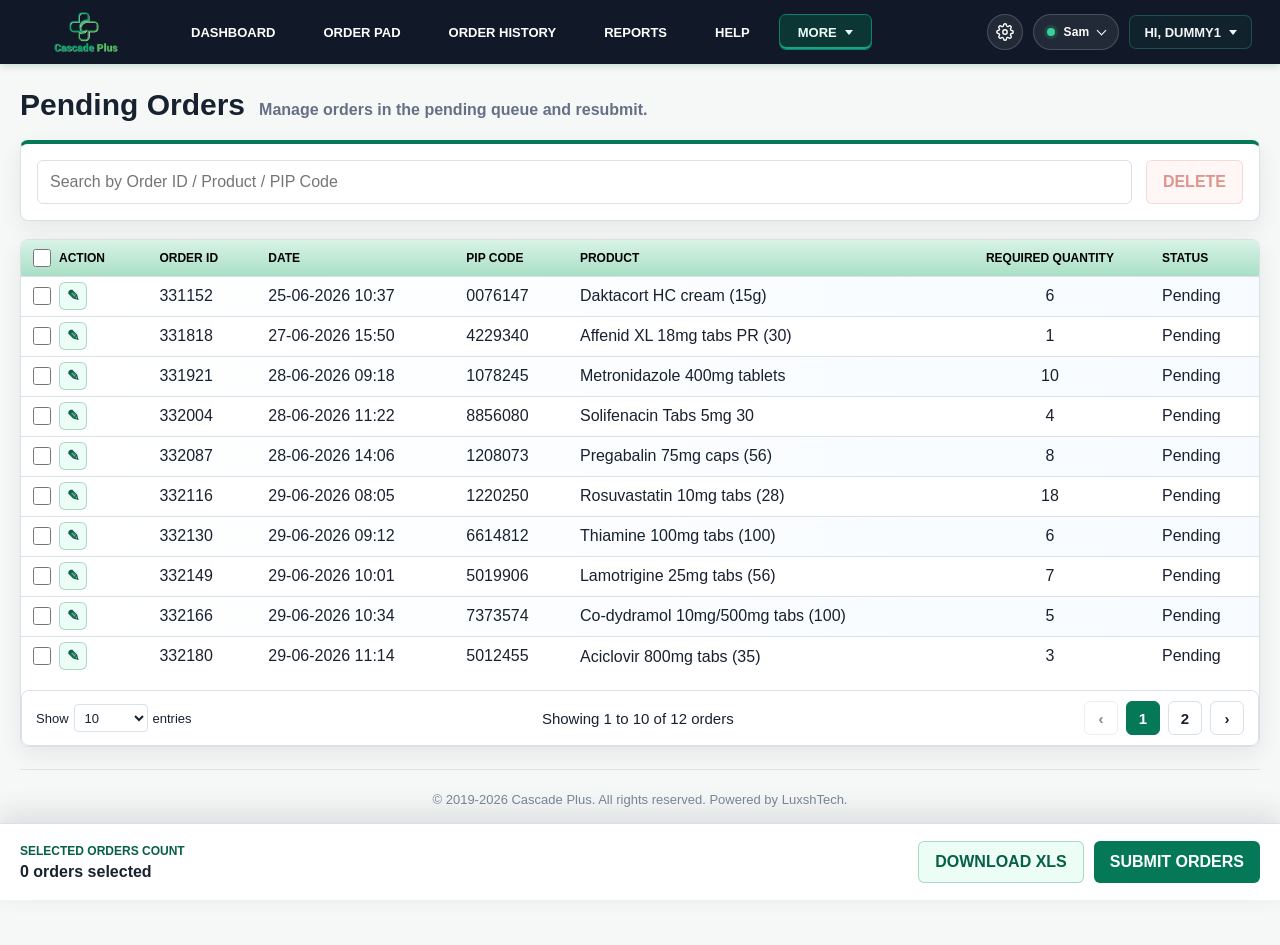
<file: pending.html>
<!doctype html>
<html lang="en">

<head>
  <meta charset="utf-8" />
  <meta name="viewport" content="width=device-width, initial-scale=1" />
  <title>CASCADE Pending Orders</title>
  <style>
    :root {
      --green: #047857;
      --green-dark: #065f46;
      --green-soft: #ecfdf5;
      --table-header-gradient: linear-gradient(180deg, #d8f3e6 0%, #a9dfc6 100%);
      --row-alt-gradient: linear-gradient(90deg, #ffffff 0%, #f7fbff 100%);
      --row-active-gradient: linear-gradient(90deg, #f7fffb 0%, #e4faef 100%);
      --ink: #17212f;
      --muted: #667085;
      --line: #d9e0e8;
      --soft: #f6f8fa;
      --app-bg: #f6f8f7;
      --panel: #ffffff;
      --red: #c24132;
      --red-soft: #fff1f0;
      --shadow: 0 18px 44px rgba(23, 33, 47, 0.14);
      font-family: "Segoe UI", Arial, sans-serif;
    }

    * {
      box-sizing: border-box;
    }

    [hidden] {
      display: none !important;
    }

    body {
      margin: 0;
      min-width: 320px;
      color: var(--ink);
      background: var(--app-bg);
      background-attachment: fixed;
      background-size: cover;
  background-position: center bottom;
    }

    button,
    input,
    select {
      font: inherit;
    }

    button {
      cursor: pointer;
    }

    button:disabled {
      cursor: not-allowed;
      opacity: 0.55;
    }

    .app-shell {
      min-height: 100vh;
      padding-bottom: 96px;
    }

    .topbar {
      min-height: 64px;
      display: grid;
      grid-template-columns: auto minmax(0, 1fr) auto;
      align-items: center;
      gap: 22px;
      padding: 0 24px;
      color: #fff;
      background: #111827;
      box-shadow: 0 2px 8px rgba(6, 95, 70, 0.2);
    }

    .brand {
      display: inline-flex;
      align-items: center;
    }

    .brand-logo {
      width: auto;
      height: 48px;
      max-width: 124px;
      object-fit: contain;
    }

    .main-nav {
      display: flex;
      align-items: flex-end;
      gap: 8px;
      align-self: stretch;
      overflow: visible;
    }

    .main-nav a,
    .main-nav button,
    .profile-button {
      min-height: 44px;
      border: 0;
      border-radius: 8px 8px 0 0;
      padding: 0 16px;
      display: inline-flex;
      align-items: center;
      justify-content: center;
      color: #fff;
      background: transparent;
      font-size: 13px;
      font-weight: 800;
      text-decoration: none;
      text-transform: uppercase;
      text-align: center;
      white-space: nowrap;
    }

    .main-nav a.active,
    .main-nav a:hover,
    .main-nav button.active,
    .main-nav button:hover,
    .nav-more.active>.more-toggle,
    .nav-more:hover>.more-toggle,
    .nav-more:focus-within>.more-toggle {
      color: var(--green);
      background: #fff;
    }

    .main-nav a.active,
    .main-nav button.active,
    .nav-more.active {
      position: relative;
      margin-top: 12px;
    }

    .nav-more {
      position: relative;
      display: inline-flex;
      align-items: flex-end;
    }

    .more-toggle {
      gap: 8px;
    }

    .more-toggle::after {
      content: "";
      width: 0;
      height: 0;
      border-left: 4px solid transparent;
      border-right: 4px solid transparent;
      border-top: 5px solid currentColor;
    }

    .more-menu {
      position: absolute;
      top: calc(100% - 1px);
      left: 0;
      z-index: 30;
      min-width: 178px;
      display: none;
      flex-direction: column;
      gap: 4px;
      padding: 8px;
      border-radius: 0 0 8px 8px;
      background: #fff;
      box-shadow: 0 16px 34px rgba(15, 23, 42, 0.2);
    }

    .nav-more:hover .more-menu,
    .nav-more:focus-within .more-menu {
      display: flex;
    }

    .main-nav .more-menu a {
      position: static;
      min-height: 38px;
      border-radius: 6px;
      margin-top: 0;
      padding: 0 12px;
      color: var(--ink);
      background: transparent;
    }

    .main-nav .more-menu a:hover,
    .main-nav .more-menu a:focus-visible,
    .main-nav .more-menu a.active {
      color: #fff;
      background: var(--green);
    }

    .profile-button {
      min-height: 36px;
      gap: 8px;
      border-radius: 999px;
      border: 1px solid rgba(255, 255, 255, 0.16);
      color: #fff;
      background: rgba(255, 255, 255, 0.08);
    }

    .profile-button::after {
      content: "";
      width: 8px;
      height: 8px;
      border-right: 1.5px solid currentColor;
      border-bottom: 1.5px solid currentColor;
      transform: translateY(-2px) rotate(45deg);
    }

    .account-menu {
      position: relative;
      justify-self: end;
    }

    .account-dropdown {
      position: absolute;
      top: calc(100% + 8px);
      right: 0;
      z-index: 60;
      width: min(232px, calc(100vw - 24px));
      display: none;
      flex-direction: column;
      padding: 8px 0;
      border-radius: 8px;
      color: rgba(255, 255, 255, 0.9);
      background: #0f1726;
      box-shadow: 0 12px 24px rgba(15, 23, 42, 0.28);
    }

    .account-menu.is-open .account-dropdown {
      display: flex;
    }

    .account-dropdown::before {
      content: "";
      position: absolute;
      top: -9px;
      right: 18px;
      width: 18px;
      height: 18px;
      background: #0f1726;
      border-radius: 3px 0 0 0;
      transform: rotate(45deg);
    }

    .account-menu-item {
      min-height: 50px;
      display: flex;
      align-items: center;
      gap: 16px;
      border: 0;
      padding: 0 16px;
      color: rgba(255, 255, 255, 0.86);
      background: transparent;
      font-size: 12px;
      font-weight: 700;
      letter-spacing: 1.8px;
      text-align: left;
      text-transform: uppercase;
    }

    .account-menu-item:hover,
    .account-menu-item:focus-visible {
      color: #fff;
      background: rgba(255, 255, 255, 0.06);
      outline: 0;
    }

    .account-menu-item svg {
      width: 22px;
      height: 22px;
      flex: 0 0 auto;
      stroke: currentColor;
      stroke-width: 1.6;
      stroke-linecap: round;
      stroke-linejoin: round;
      fill: none;
    }

    .account-menu-separator {
      height: 1px;
      margin: 8px 0;
      background: rgba(255, 255, 255, 0.18);
    }

    .workspace {
      max-width: 1420px;
      margin: 0 auto;
      padding: 24px 20px 40px;
    }

    .site-footer {
      margin-top: 22px;
      border-top: 1px solid rgba(217, 224, 232, 0.9);
      padding: 22px 0 2px;
      color: #7a879a;
      font-size: 13px;
      text-align: center;
    }

    .page-heading {
      display: flex;
      justify-content: space-between;
      align-items: center;
      gap: 18px;
      margin-bottom: 18px;
    }

    .heading-copy {
      display: flex;
      align-items: baseline;
      gap: 14px;
      flex-wrap: wrap;
    }

    h1,
    h2,
    h3,
    p {
      margin-top: 0;
    }

    h1 {
      margin-bottom: 0;
      font-size: 30px;
      line-height: 1.12;
    }

    h2 {
      margin-bottom: 0;
      font-size: 18px;
      line-height: 1.25;
    }

    .eyebrow {
      margin: 0 0 5px;
      color: var(--green);
      font-size: 12px;
      font-weight: 900;
      text-transform: uppercase;
    }

    .subheading {
      margin: 0;
      color: var(--muted);
      font-weight: 600;
    }

    .status-pill {
      min-height: 30px;
      display: inline-flex;
      align-items: center;
      border-radius: 999px;
      padding: 0 11px;
      color: var(--green-dark);
      background: var(--green-soft);
      font-size: 12px;
      font-weight: 900;
    }

    .toolbar,
    .modal-panel {
      border: 1px solid var(--line);
      border-radius: 8px;
      background: var(--panel);
      box-shadow: 0 8px 22px rgba(23, 33, 47, 0.07);
    }

    .toolbar {
      display: grid;
      grid-template-columns: minmax(240px, 1fr) auto;
      gap: 14px;
      align-items: end;
      margin-bottom: 18px;
      padding: 16px;
      border-top: 4px solid var(--green);
    }

    .toolbar-actions {
      display: flex;
      gap: 10px;
      align-items: center;
      align-self: end;
    }

    label {
      display: grid;
      gap: 6px;
    }

    label span,
    .meta-label {
      color: var(--muted);
      font-size: 12px;
      font-weight: 800;
      text-transform: uppercase;
    }

    input {
      width: 100%;
      min-height: 44px;
      border: 1px solid var(--line);
      border-radius: 6px;
      padding: 0 12px;
      color: var(--ink);
      background: #fff;
      outline: none;
    }

    input:focus {
      border-color: rgba(4, 120, 87, 0.65);
      box-shadow: 0 0 0 3px rgba(4, 120, 87, 0.12);
    }

    .orders-table-shell {
      overflow-x: auto;
      border: 1px solid var(--line);
      border-radius: 8px;
      background: #fff;
      box-shadow: 0 8px 22px rgba(23, 33, 47, 0.07);
    }

    .pending-table {
      width: 100%;
      min-width: 1040px;
      border-collapse: collapse;
    }

    .pending-table th,
    .pending-table td {
      border-bottom: 1px solid var(--line);
      text-align: left;
      vertical-align: middle;
    }

    .pending-table th {
      padding: 9px 12px;
      color: #000;
      background: var(--table-header-gradient);
      font-size: 12px;
      font-weight: 900;
      text-transform: uppercase;
      white-space: nowrap;
    }

    .pending-table tbody tr {
      height: 40px;
      background: #fff;
    }

    .pending-table tbody tr:nth-child(odd) {
      background: var(--row-alt-gradient);
    }

    .pending-table td {
      padding: 5px 12px;
    }

    .pending-table th:nth-child(6),
    .pending-table td:nth-child(6) {
      text-align: center;
    }

    .pending-table tbody tr:hover,
    .pending-table tbody tr.selected {
      background: var(--row-active-gradient);
    }

    .pending-table tbody tr:last-child td {
      border-bottom: 0;
    }

    .table-footer {
      display: flex;
      justify-content: space-between;
      align-items: center;
      gap: 16px;
      margin-top: 14px;
      border: 1px solid var(--line);
      border-radius: 8px;
      padding: 10px 14px;
      background: #fff;
      font-size: 15px;
    }

    .entries-control {
      display: inline-flex;
      align-items: center;
      gap: 5px;
      color: var(--ink);
      font-size: 13px;
      font-weight: 500;
      white-space: nowrap;
    }

    .entries-control span {
      color: var(--ink);
      font-size: 13px;
      font-weight: 500;
      text-transform: none;
    }

    .entries-control select {
      width: auto;
      min-height: 28px;
      border: 1px solid var(--line);
      border-radius: 4px;
      padding: 0 24px 0 6px;
      color: var(--ink);
      background: #fff;
      font-size: 13px;
    }

    .pagination {
      display: inline-flex;
      align-items: center;
      gap: 8px;
    }

    .pagination button {
      min-width: 34px;
      min-height: 34px;
      border: 1px solid var(--line);
      border-radius: 6px;
      color: var(--ink);
      background: #fff;
      font-weight: 900;
    }

    .pagination button.active {
      border-color: var(--green);
      color: #fff;
      background: var(--green);
    }

    .action-header,
    .action-cell {
      display: flex;
      align-items: center;
      gap: 8px;
    }

    .row-select,
    .select-all {
      width: 18px;
      height: 18px;
      min-height: 18px;
      margin: 0;
      padding: 0;
      accent-color: var(--green);
    }

    .edit-icon-button {
      width: 28px;
      height: 28px;
      display: grid;
      place-items: center;
      border: 1px solid rgba(4, 120, 87, 0.28);
      border-radius: 6px;
      color: var(--green-dark);
      background: var(--green-soft);
      font-size: 15px;
      font-weight: 900;
    }

    .detail-card {
      display: grid;
      gap: 4px;
      min-height: 62px;
      border: 1px solid var(--line);
      border-radius: 8px;
      padding: 10px;
      background: #fff;
    }

    .detail-card.product {
      grid-column: 1 / -1;
      min-height: 74px;
      border-color: rgba(4, 120, 87, 0.18);
      background: #fbfefd;
    }

    .detail-card strong {
      font-size: 14px;
      line-height: 1.35;
    }

    .table-strong {
      font-weight: 900;
    }

    .product-name {
      min-width: 260px;
      line-height: 1.35;
    }

    .primary-action,
    .secondary-action,
    .danger-action,
    .ghost-action {
      min-height: 42px;
      border-radius: 6px;
      padding: 0 16px;
      font-weight: 900;
      text-transform: uppercase;
      white-space: nowrap;
    }

    .primary-action {
      border: 0;
      color: #fff;
      background: var(--green);
    }

    .primary-action:hover {
      background: var(--green-dark);
    }

    .secondary-action {
      color: var(--green-dark);
      border: 1px solid rgba(4, 120, 87, 0.28);
      background: var(--green-soft);
    }

    .ghost-action {
      color: var(--green-dark);
      border: 1px solid var(--line);
      background: #fff;
    }

    .danger-action {
      color: var(--red);
      border: 1px solid rgba(194, 65, 50, 0.3);
      background: var(--red-soft);
    }

    .toolbar .danger-action {
      min-height: 44px;
    }

    .empty-state {
      border: 1px dashed var(--line);
      border-radius: 8px;
      padding: 34px;
      text-align: center;
      background: #fff;
    }

    .bottom-bar {
      position: fixed;
      z-index: 40;
      left: 0;
      right: 0;
      bottom: 0;
      border-top: 1px solid var(--line);
      background: rgba(255, 255, 255, 0.96);
      box-shadow: 0 -10px 28px rgba(23, 33, 47, 0.12);
    }

    .bottom-bar-inner {
      max-width: 1420px;
      min-height: 76px;
      margin: 0 auto;
      padding: 12px 20px;
      display: flex;
      align-items: center;
      justify-content: space-between;
      gap: 10px;
    }

    .footer-selected-count {
      display: grid;
      gap: 5px;
      color: var(--green-dark);
      font-size: 12px;
      font-weight: 900;
      text-transform: uppercase;
    }

    .footer-selected-count strong {
      color: var(--ink);
      font-size: 16px;
      text-transform: none;
    }

    .bottom-actions {
      display: flex;
      align-items: center;
      justify-content: flex-end;
      gap: 10px;
    }

    dialog {
      border: 0;
      padding: 0;
      background: transparent;
    }

    dialog::backdrop {
      background: rgba(17, 24, 39, 0.48);
    }

    .modal-panel {
      width: min(520px, calc(100vw - 32px));
      overflow: hidden;
    }

    .modal-panel.small {
      width: min(440px, calc(100vw - 32px));
    }

    .modal-header,
    .modal-body,
    .modal-footer {
      padding: 18px 22px;
    }

    .modal-header {
      display: flex;
      justify-content: space-between;
      gap: 16px;
      border-bottom: 1px solid var(--line);
      background: #fff;
    }

    .modal-body {
      display: grid;
      gap: 12px;
      background: #f8fafc;
    }

    .warning-icon {
      width: 70px;
      height: 70px;
      display: grid;
      place-items: center;
      margin: 0 auto 12px;
      border: 3px solid #ffb982;
      border-radius: 999px;
      color: #ff9d57;
      font-size: 42px;
      font-weight: 300;
      line-height: 1;
    }

    .confirm-message {
      text-align: center;
    }

    .modal-footer {
      display: flex;
      justify-content: center;
      gap: 10px;
      border-top: 1px solid var(--line);
      background: #fff;
    }

    .icon-close {
      width: 36px;
      height: 36px;
      flex: 0 0 auto;
      border: 1px solid var(--line);
      border-radius: 999px;
      color: var(--muted);
      background: #fff;
      font-size: 24px;
      line-height: 1;
    }

    .quantity-stepper {
      display: grid;
      grid-template-columns: 44px minmax(64px, 1fr) 44px;
      overflow: hidden;
      border: 1px solid var(--line);
      border-radius: 8px;
      background: #fff;
    }

    .quantity-stepper button {
      min-height: 46px;
      border: 0;
      color: var(--green-dark);
      background: var(--green-soft);
      font-size: 20px;
      font-weight: 900;
    }

    .quantity-stepper input {
      min-height: 46px;
      border: 0;
      border-radius: 0;
      text-align: center;
      font-weight: 900;
    }

    .toast-region {
      position: fixed;
      z-index: 90;
      top: 18px;
      right: 18px;
      display: grid;
      gap: 10px;
    }

    .toast {
      width: min(360px, calc(100vw - 36px));
      border-left: 4px solid var(--green);
      border-radius: 8px;
      padding: 14px 16px;
      background: #fff;
      box-shadow: var(--shadow);
      font-weight: 800;
      transition: opacity 180ms ease, transform 180ms ease;
    }

    @media (max-width: 760px) {
      .topbar {
        grid-template-columns: 1fr;
        padding: 14px;
      }

      .main-nav {
        align-items: center;
        flex-wrap: wrap;
      }

      .main-nav a,
      .main-nav button {
        min-height: 36px;
        border-radius: 8px;
      }

      .main-nav a.active,
      .main-nav button.active,
      .nav-more.active {
        margin-top: 0;
      }

      .page-heading,
      .bottom-bar-inner {
        align-items: stretch;
        flex-direction: column;
      }

      .bottom-actions {
        justify-content: stretch;
      }

      .table-footer {
        align-items: stretch;
        flex-direction: column;
      }

      .toolbar,
      .toolbar-actions {
        align-items: stretch;
        flex-direction: column;
      }

      .modal-footer {
        flex-direction: column-reverse;
      }
    }
  </style>
  <link rel="stylesheet" href="navigation.css" />
</head>

<body>
  <div class="app-shell">
    <header class="topbar">
      <a class="brand" href="index.html" aria-label="CASCADE home">
        <img class="brand-logo" src="logo.png" alt="CASCADE Plus" />
      </a>
      <nav class="main-nav" aria-label="Primary">
        <a href="Dashboard.html">Dashboard</a>
        <a href="index.html">Order Pad</a>
        <a href="history.html">Order History</a>
        <a href="report.html">Reports</a>
        <a href="help.html">Help</a>
        <div class="nav-more active">
          <button class="more-toggle" type="button" aria-haspopup="true" aria-expanded="false">More</button>
          <div class="more-menu" role="menu">
            <a class="active" href="pending.html" role="menuitem">Pending Order</a>
            <a href="outofstock.html" role="menuitem">Out Of Stock</a>
            <a href="settings.html" role="menuitem">Settings</a>
          </div>
        </div>
      </nav>
      <div class="account-menu">
        <button class="profile-button" type="button" aria-haspopup="true" aria-expanded="false">HI, DUMMY1</button>
        <div class="account-dropdown" role="menu">
          <button class="account-menu-item" type="button" role="menuitem">
            <svg viewBox="0 0 24 24" aria-hidden="true">
              <path d="M3 11.5 12 4l9 7.5"></path>
              <path d="M5.5 10.5V20h13v-9.5"></path>
              <path d="M9.5 17h5"></path>
              <path d="M9 14h2"></path>
              <path d="M13 14h2"></path>
            </svg>
            Reset Password
          </button>
          <span class="account-menu-separator" aria-hidden="true"></span>
          <button class="account-menu-item" type="button" role="menuitem">
            <svg viewBox="0 0 24 24" aria-hidden="true">
              <circle cx="7.5" cy="16.5" r="3"></circle>
              <path d="m10 14 7.5-7.5"></path>
              <path d="m15.5 8.5 2 2"></path>
              <path d="m18 6 2 2"></path>
            </svg>
            Log Out
          </button>
        </div>
      </div>
    </header>

    <main class="workspace">
      <section class="page-heading" aria-labelledby="pageTitle">
        <div class="heading-copy">
          <h1 id="pageTitle">Pending Orders</h1>
          <p class="subheading">Manage orders in the pending queue and resubmit.</p>
        </div>
      </section>

      <section class="toolbar" aria-label="Search pending orders">
        <label>
          <input id="orderSearch" type="search" placeholder="Search by Order ID / Product / PIP Code"
            autocomplete="off" aria-label="Search orders" />
        </label>
        <div class="toolbar-actions">
          <button class="danger-action" id="deleteSelected" type="button">Delete</button>
        </div>
      </section>

      <section class="orders-table-shell" id="ordersGrid" aria-label="Pending order list"></section>
      <section class="empty-state" id="emptyState" hidden>
        <h2>No pending orders found</h2>
        <p>Adjust the search to see more orders.</p>
      </section>
      <footer class="site-footer">© 2019-2026 Cascade Plus. All rights reserved. Powered by LuxshTech.</footer>
    </main>
  </div>

  <section class="bottom-bar" aria-label="Submit selected orders">
    <div class="bottom-bar-inner">
      <div class="footer-selected-count" aria-live="polite">
        <span>Selected Orders Count</span>
        <strong id="selectedOrdersCount">0 orders selected</strong>
      </div>
      <div class="bottom-actions">
        <button class="secondary-action" id="downloadXls" type="button">Download XLS</button>
        <button class="primary-action" id="submitOrders" type="button">Submit Orders</button>
      </div>
    </div>
  </section>

  <dialog id="quantityDialog">
    <section class="modal-panel small" aria-labelledby="quantityTitle">
      <header class="modal-header">
        <div>
          <p class="eyebrow">Edit Quantity</p>
          <h2 id="quantityTitle">Update Required Quantity</h2>
        </div>
        <button class="icon-close" type="button" data-close-quantity aria-label="Close">&times;</button>
      </header>
      <div class="modal-body">
        <div class="detail-card product">
          <span class="meta-label">Product</span>
          <strong id="quantityProduct">Product</strong>
        </div>
        <label>
          <span>Quantity</span>
          <div class="quantity-stepper">
            <button id="decreaseQuantity" type="button" aria-label="Decrease quantity">-</button>
            <input id="quantityInput" type="number" min="1" value="1" />
            <button id="increaseQuantity" type="button" aria-label="Increase quantity">+</button>
          </div>
        </label>
      </div>
      <footer class="modal-footer">
        <button class="ghost-action" type="button" data-close-quantity>Cancel</button>
        <button class="primary-action" id="saveQuantity" type="button">Save</button>
      </footer>
    </section>
  </dialog>

  <dialog id="deleteDialog">
    <section class="modal-panel small" aria-labelledby="deleteTitle">
      <header class="modal-header">
        <div>
          <p class="eyebrow" id="deleteEyebrow">Pending Order Action</p>
          <h2 id="deleteTitle">Are you sure?</h2>
        </div>
        <button class="icon-close" type="button" data-close-delete aria-label="Close">&times;</button>
      </header>
      <div class="modal-body" id="deleteContent"></div>
      <footer class="modal-footer">
        <button class="ghost-action" type="button" data-close-delete>No</button>
        <button class="primary-action" id="confirmDelete" type="button">Yes</button>
      </footer>
    </section>
  </dialog>

  <div class="toast-region" id="toastRegion" aria-live="polite"></div>

  <script src="account-menu.js"></script>
  <script>
    const orders = [
      { id: "331152", date: "25-06-2026 10:37", pip: "0076147", product: "Daktacort HC cream (15g)", quantity: 6, status: "Pending" },
      { id: "331818", date: "27-06-2026 15:50", pip: "4229340", product: "Affenid XL 18mg tabs PR (30)", quantity: 1, status: "Pending" },
      { id: "331921", date: "28-06-2026 09:18", pip: "1078245", product: "Metronidazole 400mg tablets", quantity: 10, status: "Pending" },
      { id: "332004", date: "28-06-2026 11:22", pip: "8856080", product: "Solifenacin Tabs 5mg 30", quantity: 4, status: "Pending" },
      { id: "332087", date: "28-06-2026 14:06", pip: "1208073", product: "Pregabalin 75mg caps (56)", quantity: 8, status: "Pending" },
      { id: "332116", date: "29-06-2026 08:05", pip: "1220250", product: "Rosuvastatin 10mg tabs (28)", quantity: 18, status: "Pending" },
      { id: "332130", date: "29-06-2026 09:12", pip: "6614812", product: "Thiamine 100mg tabs (100)", quantity: 6, status: "Pending" },
      { id: "332149", date: "29-06-2026 10:01", pip: "5019906", product: "Lamotrigine 25mg tabs (56)", quantity: 7, status: "Pending" },
      { id: "332166", date: "29-06-2026 10:34", pip: "7373574", product: "Co-dydramol 10mg/500mg tabs (100)", quantity: 5, status: "Pending" },
      { id: "332180", date: "29-06-2026 11:14", pip: "5012455", product: "Aciclovir 800mg tabs (35)", quantity: 3, status: "Pending" },
      { id: "332193", date: "29-06-2026 11:46", pip: "3934270", product: "Epimax Cream (500g)", quantity: 12, status: "Pending" },
      { id: "332208", date: "29-06-2026 12:21", pip: "4059143", product: "GlucoRX CarePoint Ultra pen needles 100", quantity: 3, status: "Pending" }
    ];

    const state = {
      search: "",
      selectedIds: [],
      activeOrderId: null,
      pendingConfirmAction: null,
      currentPage: 1,
      pageSize: 10
    };

    const els = {
      ordersGrid: document.querySelector("#ordersGrid"),
      emptyState: document.querySelector("#emptyState"),
      orderSearch: document.querySelector("#orderSearch"),
      selectedOrdersCount: document.querySelector("#selectedOrdersCount"),
      deleteSelected: document.querySelector("#deleteSelected"),
      quantityDialog: document.querySelector("#quantityDialog"),
      quantityProduct: document.querySelector("#quantityProduct"),
      quantityInput: document.querySelector("#quantityInput"),
      deleteDialog: document.querySelector("#deleteDialog"),
      deleteEyebrow: document.querySelector("#deleteEyebrow"),
      deleteTitle: document.querySelector("#deleteTitle"),
      deleteContent: document.querySelector("#deleteContent"),
      confirmDelete: document.querySelector("#confirmDelete"),
      toastRegion: document.querySelector("#toastRegion")
    };

    function escapeHtml(value) {
      return String(value).replace(/[&<>"']/g, (char) => ({
        "&": "&amp;",
        "<": "&lt;",
        ">": "&gt;",
        '"': "&quot;",
        "'": "&#039;"
      })[char]);
    }

    function activeOrder() {
      return orders.find((order) => order.id === state.activeOrderId);
    }

    function visibleOrders() {
      const needle = state.search.trim().toLowerCase();
      return orders.filter((order) => !needle || [
        order.id,
        order.date,
        order.product,
        order.pip,
        order.status
      ].some((value) => value.toLowerCase().includes(needle)));
    }

    function render() {
      updatePageState();
      renderOrders();
    }

    function updatePageState() {
      state.selectedIds = state.selectedIds.filter((id) => orders.some((order) => order.id === id));
      els.selectedOrdersCount.textContent = `${state.selectedIds.length} order${state.selectedIds.length === 1 ? "" : "s"} selected`;
      els.deleteSelected.disabled = state.selectedIds.length === 0;
    }

    function renderOrders() {
      const rows = visibleOrders();
      const pageCount = Math.max(1, Math.ceil(rows.length / state.pageSize));
      state.currentPage = Math.min(state.currentPage, pageCount);
      const start = (state.currentPage - 1) * state.pageSize;
      const pageRows = rows.slice(start, start + state.pageSize);
      els.emptyState.hidden = rows.length > 0;
      const visibleIds = pageRows.map((order) => order.id);
      const allVisibleSelected = visibleIds.length > 0 && visibleIds.every((id) => state.selectedIds.includes(id));
      const someVisibleSelected = visibleIds.some((id) => state.selectedIds.includes(id));
      els.ordersGrid.innerHTML = rows.length
        ? `
            <table class="pending-table">
              <thead>
                <tr>
                  <th>
                    <div class="action-header">
                      <input class="select-all" type="checkbox" data-select-all-visible ${allVisibleSelected ? "checked" : ""} />
                      <span>Action</span>
                    </div>
                  </th>
                  <th>Order ID</th>
                  <th>Date</th>
                  <th>PIP code</th>
                  <th>Product</th>
                  <th>Required Quantity</th>
                  <th>Status</th>
                </tr>
              </thead>
              <tbody>
                ${pageRows.map(orderRowTemplate).join("")}
              </tbody>
            </table>
            ${renderTableFooter(rows.length, state.currentPage, pageCount, "orders")}
          `
        : "";
      const selectAll = els.ordersGrid.querySelector("[data-select-all-visible]");
      if (selectAll) selectAll.indeterminate = someVisibleSelected && !allVisibleSelected;
    }

    function renderTableFooter(totalCount, currentPage, pageCount, label) {
      const start = (currentPage - 1) * state.pageSize + 1;
      const end = Math.min(totalCount, currentPage * state.pageSize);
      const buttons = Array.from({ length: pageCount }, (_, index) => {
        const page = index + 1;
        return `<button class="${page === currentPage ? "active" : ""}" type="button" data-page="${page}" aria-label="Go to page ${page}">${page}</button>`;
      }).join("");
      return `
          <div class="table-footer">
            <label class="entries-control">
              <span>Show</span>
              <select data-page-size aria-label="Rows per page">
                ${[10, 25, 50, 100].map((size) => `<option value="${size}" ${size === state.pageSize ? "selected" : ""}>${size}</option>`).join("")}
              </select>
              <span>entries</span>
            </label>
            <span>Showing ${start} to ${end} of ${totalCount} ${label}</span>
            <nav class="pagination" aria-label="Pagination">
              <button type="button" data-page="${Math.max(1, currentPage - 1)}" ${currentPage === 1 ? "disabled" : ""} aria-label="Previous page">&lsaquo;</button>
              ${buttons}
              <button type="button" data-page="${Math.min(pageCount, currentPage + 1)}" ${currentPage === pageCount ? "disabled" : ""} aria-label="Next page">&rsaquo;</button>
            </nav>
          </div>
        `;
    }

    function orderRowTemplate(order) {
      const selected = state.selectedIds.includes(order.id);
      return `
          <tr class="${selected ? "selected" : ""}" data-order-id="${order.id}">
            <td>
              <div class="action-cell">
                <input class="row-select" type="checkbox" data-select-order="${order.id}" aria-label="Select order ${order.id}" ${selected ? "checked" : ""} />
                <button class="edit-icon-button" type="button" data-edit-quantity="${order.id}" aria-label="Edit quantity for order ${order.id}" title="Edit quantity">✎</button>
              </div>
            </td>
            <td>${order.id}</td>
            <td>${order.date}</td>
            <td>${order.pip}</td>
            <td class="product-name">${escapeHtml(order.product)}</td>
            <td>${order.quantity}</td>
            <td>${order.status}</td>
          </tr>
        `;
    }

    function openQuantity(orderId) {
      state.activeOrderId = orderId;
      const order = activeOrder();
      if (!order) return;
      els.quantityProduct.textContent = order.product;
      els.quantityInput.value = order.quantity;
      els.quantityDialog.showModal();
    }

    function stepQuantity(amount) {
      els.quantityInput.value = Math.max(1, Number(els.quantityInput.value || 1) + amount);
    }

    function saveQuantity() {
      const order = activeOrder();
      if (!order) return;
      order.quantity = Math.max(1, Number(els.quantityInput.value || 1));
      els.quantityDialog.close();
      render();
      toast(`Quantity updated for Order #${order.id}`);
    }

    function openDeleteSelected() {
      if (!state.selectedIds.length) {
        toast("Select at least one pending order to delete");
        return;
      }
      const count = state.selectedIds.length;
      openConfirmation({
        eyebrow: "Delete Pending Orders",
        message: `You want to delete ${count} selected order${count === 1 ? "" : "s"}?`,
        confirmClass: "danger-action",
        onConfirm: deleteSelectedOrders
      });
    }

    function openConfirmation({ eyebrow, message, confirmClass = "primary-action", onConfirm }) {
      state.pendingConfirmAction = onConfirm;
      els.deleteEyebrow.textContent = eyebrow;
      els.deleteTitle.textContent = "Are you sure?";
      els.confirmDelete.className = confirmClass;
      els.confirmDelete.textContent = "Yes";
      els.deleteContent.innerHTML = `
          <div class="warning-icon" aria-hidden="true">!</div>
          <p class="subheading confirm-message">${escapeHtml(message)}</p>
        `;
      els.deleteDialog.showModal();
    }

    function deleteSelectedOrders() {
      const selected = [...state.selectedIds];
      for (const id of selected) {
        const index = orders.findIndex((item) => item.id === id);
        if (index > -1) orders.splice(index, 1);
      }
      state.selectedIds = [];
      render();
      toast(`${selected.length} order${selected.length === 1 ? "" : "s"} deleted`);
    }

    function confirmPendingAction() {
      els.deleteDialog.close();
      if (typeof state.pendingConfirmAction === "function") {
        const action = state.pendingConfirmAction;
        state.pendingConfirmAction = null;
        action();
      }
    }

    function toggleSelected(orderId, checked) {
      state.selectedIds = checked
        ? Array.from(new Set([...state.selectedIds, orderId]))
        : state.selectedIds.filter((id) => id !== orderId);
      render();
    }

    function selectVisible() {
      const visibleIds = visibleOrders().map((order) => order.id);
      const allSelected = visibleIds.length > 0 && visibleIds.every((id) => state.selectedIds.includes(id));
      state.selectedIds = allSelected
        ? state.selectedIds.filter((id) => !visibleIds.includes(id))
        : Array.from(new Set([...state.selectedIds, ...visibleIds]));
      render();
    }

    function requestSubmitSelected() {
      if (!state.selectedIds.length) {
        toast("Select at least one pending order first");
        return;
      }
      const count = state.selectedIds.length;
      openConfirmation({
        eyebrow: "Submit Pending Orders",
        message: `You want to submit ${count} selected order${count === 1 ? "" : "s"}?`,
        onConfirm: submitSelected
      });
    }

    function submitSelected() {
      const count = state.selectedIds.length;
      for (const id of [...state.selectedIds]) {
        const index = orders.findIndex((order) => order.id === id);
        if (index > -1) orders.splice(index, 1);
      }
      state.selectedIds = [];
      render();
      toast(`${count} order${count === 1 ? "" : "s"} submitted`);
    }

    function toast(message) {
      const node = document.createElement("div");
      node.className = "toast";
      node.textContent = message;
      els.toastRegion.appendChild(node);
      window.setTimeout(() => {
        node.style.opacity = "0";
        node.style.transform = "translateY(-8px)";
        window.setTimeout(() => node.remove(), 180);
      }, 2600);
    }

    els.orderSearch.addEventListener("input", (event) => {
      state.search = event.target.value;
      state.currentPage = 1;
      render();
    });

    els.ordersGrid.addEventListener("click", (event) => {
      const pageButton = event.target.closest("[data-page]");
      if (pageButton) {
        state.currentPage = Number(pageButton.dataset.page);
        renderOrders();
        return;
      }

      const editQuantity = event.target.closest("[data-edit-quantity]");
      if (editQuantity) {
        openQuantity(editQuantity.dataset.editQuantity);
      }
    });

    els.ordersGrid.addEventListener("change", (event) => {
      if (event.target.matches("[data-select-order]")) {
        toggleSelected(event.target.dataset.selectOrder, event.target.checked);
      }

      if (event.target.matches("[data-select-all-visible]")) {
        selectVisible();
      }

      if (event.target.matches("[data-page-size]")) {
        state.pageSize = Number(event.target.value);
        state.currentPage = 1;
        renderOrders();
      }
    });

    document.querySelector("#decreaseQuantity").addEventListener("click", () => stepQuantity(-1));
    document.querySelector("#increaseQuantity").addEventListener("click", () => stepQuantity(1));
    document.querySelector("#saveQuantity").addEventListener("click", saveQuantity);
    document.querySelector("#confirmDelete").addEventListener("click", confirmPendingAction);
    document.querySelector("#deleteSelected").addEventListener("click", openDeleteSelected);
    document.querySelector("#downloadXls").addEventListener("click", () => {
      toast(`${state.selectedIds.length} selected order${state.selectedIds.length === 1 ? "" : "s"} ready for XLS download`);
    });
    document.querySelector("#submitOrders").addEventListener("click", requestSubmitSelected);

    document.querySelectorAll("[data-close-quantity]").forEach((button) => {
      button.addEventListener("click", () => els.quantityDialog.close());
    });

    document.querySelectorAll("[data-close-delete]").forEach((button) => {
      button.addEventListener("click", () => {
        state.pendingConfirmAction = null;
        els.deleteDialog.close();
      });
    });

    render();
  </script>
</body>

</html>
</file>
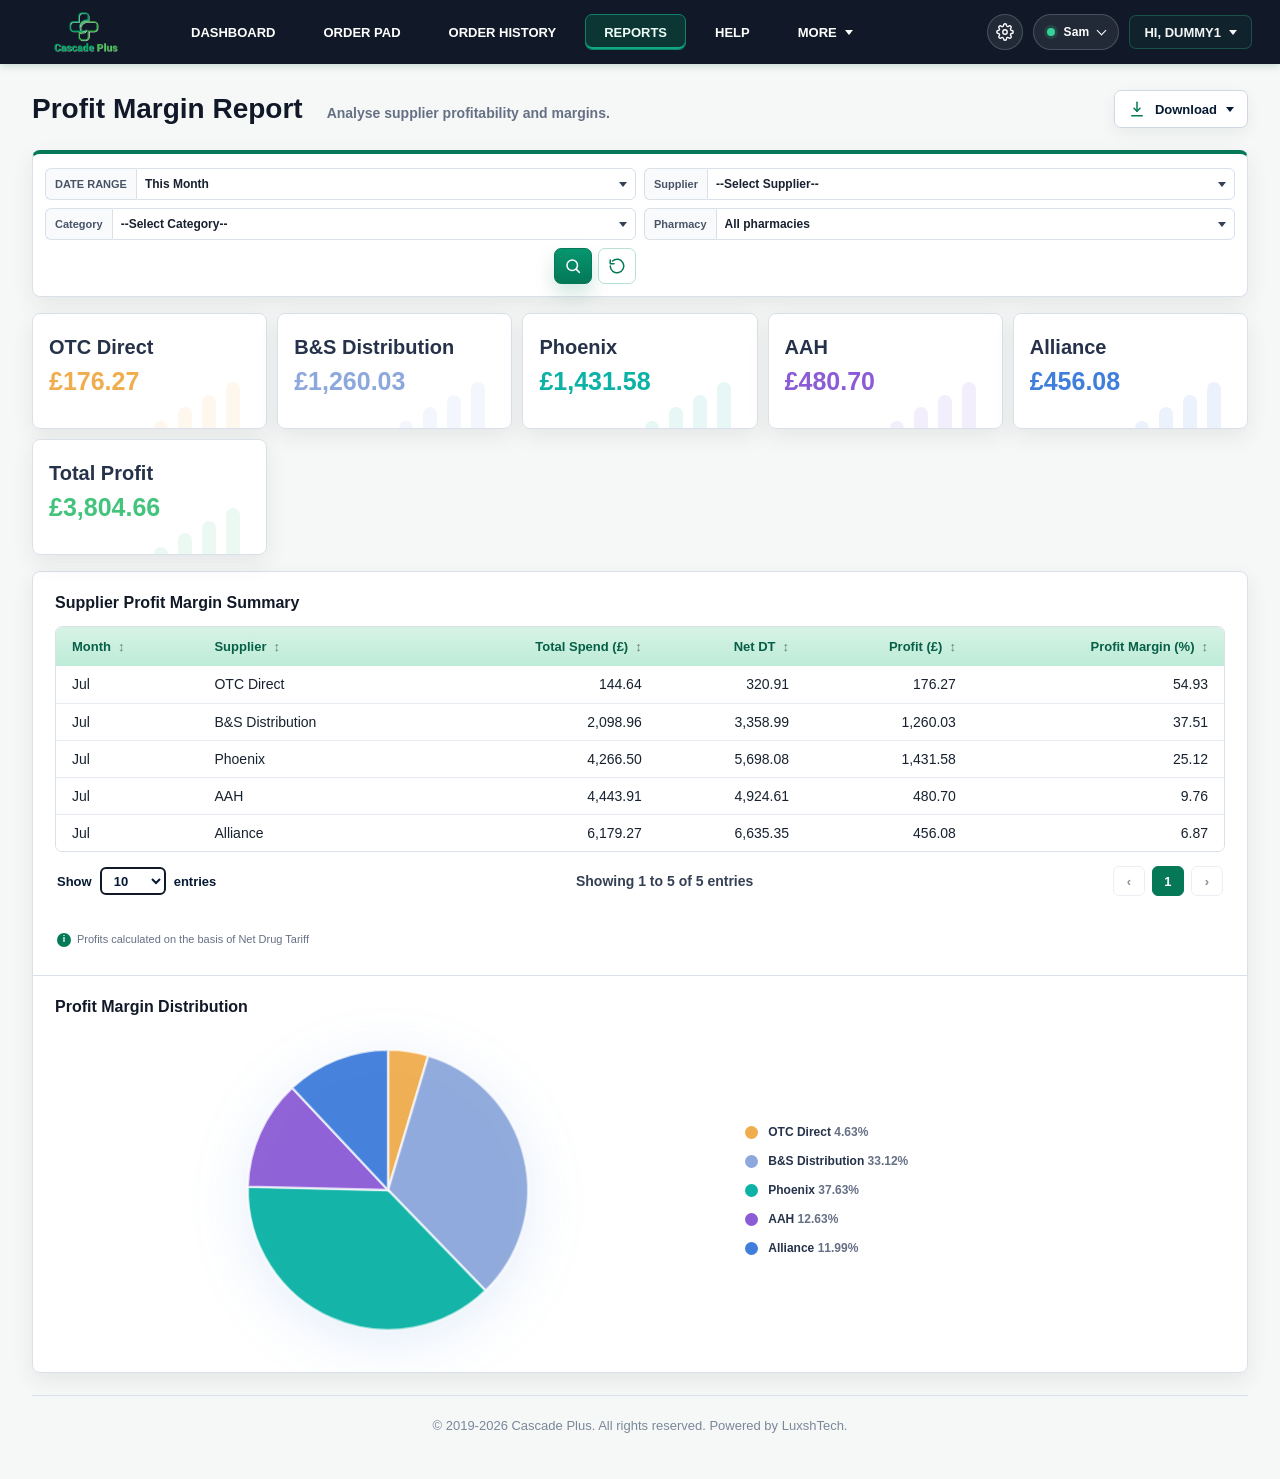
<file: profit.html>
<!doctype html>
<html lang="en">

<head>
    <meta charset="utf-8" />
    <meta name="viewport" content="width=device-width, initial-scale=1" />
    <title>CASCADE Profit Margin Report</title>
    <style>
        :root {
            --green: #047857;
            --green-dark: #065f46;
            --green-soft: #ecfdf5;
            --ink: #17212f;
            --muted: #667085;
            --line: #d9e0e8;
            --app-bg: #f6f8f7;
            --shadow: 0 14px 34px rgba(23, 33, 47, 0.1);
            font-family: "Segoe UI", Arial, sans-serif;
        }

        * {
            box-sizing: border-box;
        }

        [hidden] {
            display: none !important;
        }

        body {
            margin: 0;
            min-width: 320px;
            color: var(--ink);
            background: var(--app-bg);
            background-attachment: fixed;
            background-size: cover;
            background-position: center bottom;
        }

        button,
        input,
        select {
            font: inherit;
        }

        button {
            cursor: pointer;
        }

        button:disabled {
            cursor: not-allowed;
            opacity: .5;
        }

        .app-shell {
            min-height: 100vh;
        }

        .topbar {
            min-height: 64px;
            display: grid;
            grid-template-columns: auto minmax(0, 1fr) auto;
            align-items: center;
            gap: 22px;
            padding: 0 24px;
            color: #fff;
            background: #111827;
            box-shadow: 0 2px 8px rgba(6, 95, 70, 0.2);
        }

        .brand {
            display: inline-flex;
            align-items: center;
        }

        .brand-logo {
            width: auto;
            height: 48px;
            max-width: 124px;
            object-fit: contain;
        }

        .main-nav {
            display: flex;
            align-items: flex-end;
            gap: 8px;
            align-self: stretch;
            overflow: visible;
        }

        .main-nav a,
        .main-nav button,
        .profile-button {
            min-height: 44px;
            border: 0;
            border-radius: 8px 8px 0 0;
            padding: 0 16px;
            display: inline-flex;
            align-items: center;
            justify-content: center;
            color: #fff;
            background: transparent;
            font-size: 13px;
            font-weight: 700;
            text-decoration: none;
            text-transform: uppercase;
            text-align: center;
            white-space: nowrap;
        }

        .main-nav a.active,
        .main-nav a:hover,
        .main-nav button:hover,
        .nav-more:hover>.more-toggle,
        .nav-more:focus-within>.more-toggle {
            color: var(--green);
            background: #fff;
        }

        .main-nav a.active {
            position: relative;
            margin-top: 12px;
        }

        .nav-more {
            position: relative;
            display: inline-flex;
            align-items: flex-end;
        }

        .more-toggle {
            gap: 8px;
        }

        .more-toggle::after,
        .select-wrap::after,
        .download-toggle::after,
        .date-range-control::after {
            content: "";
            width: 0;
            height: 0;
            border-left: 4px solid transparent;
            border-right: 4px solid transparent;
            border-top: 5px solid currentColor;
        }

        .more-menu {
            position: absolute;
            top: calc(100% - 1px);
            left: 0;
            z-index: 30;
            min-width: 178px;
            display: none;
            flex-direction: column;
            gap: 4px;
            padding: 8px;
            border-radius: 0 0 8px 8px;
            background: #fff;
            box-shadow: 0 16px 34px rgba(15, 23, 42, 0.2);
        }

        .nav-more:hover .more-menu,
        .nav-more:focus-within .more-menu {
            display: flex;
        }

        .main-nav .more-menu a {
            min-height: 38px;
            border-radius: 6px;
            margin: 0;
            padding: 0 12px;
            color: var(--ink);
        }

        .main-nav .more-menu a:hover,
        .main-nav .more-menu a:focus-visible {
            color: #fff;
            background: var(--green);
        }

        .profile-button {
            min-height: 36px;
            gap: 8px;
            border-radius: 999px;
            border: 1px solid rgba(255, 255, 255, .16);
            color: #fff;
            background: rgba(255, 255, 255, .12);
        }

        .profile-button::after {
            content: "";
            width: 8px;
            height: 8px;
            border-right: 1.5px solid currentColor;
            border-bottom: 1.5px solid currentColor;
            transform: translateY(-2px) rotate(45deg);
        }

        .account-menu {
            position: relative;
            justify-self: end;
        }

        .account-dropdown {
            position: absolute;
            top: calc(100% + 8px);
            right: 0;
            z-index: 60;
            width: min(232px, calc(100vw - 24px));
            display: none;
            flex-direction: column;
            padding: 8px 0;
            border-radius: 8px;
            color: rgba(255, 255, 255, .9);
            background: #0f1726;
            box-shadow: 0 12px 24px rgba(15, 23, 42, .28);
        }

        .account-menu.is-open .account-dropdown {
            display: flex;
        }

        .account-dropdown::before {
            content: "";
            position: absolute;
            top: -9px;
            right: 18px;
            width: 18px;
            height: 18px;
            border-radius: 3px 0 0;
            background: #0f1726;
            transform: rotate(45deg);
        }

        .account-menu-item {
            min-height: 50px;
            display: flex;
            align-items: center;
            gap: 16px;
            border: 0;
            padding: 0 16px;
            color: rgba(255, 255, 255, .86);
            background: transparent;
            font-size: 12px;
            font-weight: 600;
            letter-spacing: 1.8px;
            text-align: left;
            text-transform: uppercase;
        }

        .account-menu-item svg,
        .icon {
            display: block;
            fill: none;
            stroke: currentColor;
            stroke-linecap: round;
            stroke-linejoin: round;
        }

        .account-menu-item svg {
            width: 22px;
            height: 22px;
            stroke-width: 1.6;
        }

        .account-menu-separator {
            height: 1px;
            margin: 8px 0;
            background: rgba(255, 255, 255, .18);
        }

        .workspace {
            width: min(100%, 1760px);
            margin: 0 auto;
            padding: 26px 32px 24px;
        }

        .heading-row {
            display: flex;
            align-items: center;
            justify-content: space-between;
            gap: 20px;
            margin-bottom: 22px;
        }

        .page-heading {
            display: flex;
            align-items: baseline;
            gap: 24px;
        }

        .page-heading h1 {
            margin: 0;
            color: #111827;
            font-size: 28px;
            font-weight: 600;
            line-height: 1.15;
        }

        .page-heading p {
            margin: 0;
            color: var(--muted);
            font-size: 14px;
            font-weight: 600;
        }

        .download-menu {
            position: relative;
        }

        .download-toggle {
            min-height: 38px;
            display: inline-flex;
            align-items: center;
            gap: 9px;
            border: 1px solid var(--line);
            border-radius: 7px;
            padding: 0 13px;
            color: var(--ink);
            background: #fff;
            font-size: 13px;
            font-weight: 700;
            box-shadow: 0 4px 12px rgba(23, 33, 47, .05);
        }

        .download-toggle .icon {
            color: var(--green);
        }

        .download-options {
            position: absolute;
            top: calc(100% + 7px);
            right: 0;
            z-index: 20;
            min-width: 154px;
            display: none;
            padding: 6px;
            border: 1px solid var(--line);
            border-radius: 7px;
            background: #fff;
            box-shadow: var(--shadow);
        }

        .download-menu.is-open .download-options {
            display: grid;
        }

        .download-options button {
            border: 0;
            border-radius: 5px;
            padding: 9px 10px;
            color: var(--ink);
            background: #fff;
            text-align: left;
        }

        .download-options button:hover {
            color: var(--green-dark);
            background: var(--green-soft);
        }

        .filter-panel,
        .metric-card,
        .analytics-panel {
            border: 1px solid var(--line);
            border-radius: 8px;
            background: #fff;
            box-shadow: var(--shadow);
        }

        .filter-panel {
            margin-bottom: 16px;
            padding: 14px 12px 12px;
        }

        .filter-grid {
            display: grid;
            grid-template-columns: minmax(230px, 1fr) minmax(220px, 1fr) minmax(260px, 1.15fr) minmax(190px, .9fr) auto;
            gap: 8px;
            align-items: center;
        }

        .field {
            min-width: 0;
            display: grid;
            grid-template-columns: max-content minmax(0, 1fr);
        }

        .field>span:first-child {
            min-height: 36px;
            display: inline-flex;
            align-items: center;
            border: 1px solid var(--line);
            border-right: 0;
            border-radius: 6px 0 0 6px;
            padding: 0 10px;
            color: #344054;
            background: #f8fafc;
            font-size: 11px;
            font-weight: 700;
            white-space: nowrap;
        }

        .control,
        .date-range-control {
            min-height: 36px;
            border: 1px solid var(--line);
            border-radius: 0 6px 6px 0;
            display: grid;
            grid-template-columns: minmax(0, 1fr) auto;
            align-items: center;
            gap: 8px;
            padding: 0 10px;
            color: #344054;
            background: #fff;
            font-size: 13px;
            font-weight: 700;
        }

        .date-field {
            grid-template-columns: minmax(0, 1fr);
        }

        .date-range-control {
            border-radius: 6px;
            grid-template-columns: auto minmax(0, 1fr) auto;
        }

        .control select,
        .date-range-control select,
        .custom-date-row input {
            width: 100%;
            min-width: 0;
            border: 0;
            outline: 0;
            color: var(--ink);
            background: transparent;
            font-weight: 700;
        }

        .select-wrap select,
        .date-range-control select {
            appearance: none;
        }

        .icon {
            width: 18px;
            height: 18px;
            stroke-width: 2;
        }

        .custom-date-row {
            display: grid;
            grid-template-columns: repeat(2, minmax(150px, 1fr));
            gap: 8px;
            margin: 0 0 16px;
        }

        .custom-date-row label {
            min-height: 36px;
            border: 1px solid var(--line);
            border-radius: 6px;
            display: grid;
            grid-template-columns: minmax(0, 1fr) auto;
            align-items: center;
            gap: 8px;
            padding: 0 10px;
            background: #fff;
            color: var(--muted);
            font-size: 12px;
            font-weight: 700;
            box-shadow: 0 4px 12px rgba(23, 33, 47, .04);
        }

        .custom-date-row input {
            min-height: 32px;
            color-scheme: light;
        }

        .filter-actions {
            display: flex;
            justify-content: flex-end;
            gap: 6px;
        }

        .soft-button,
        .green-button {
            width: 36px;
            min-width: 36px;
            height: 36px;
            min-height: 36px;
            border-radius: 6px;
            display: inline-flex;
            align-items: center;
            justify-content: center;
            padding: 0;
            font-weight: 700;
        }

        .soft-button {
            border: 1px solid var(--line);
            color: var(--green-dark);
            background: var(--green-soft);
        }

        .green-button {
            border: 1px solid var(--green);
            color: #fff;
            background: linear-gradient(180deg, #06966f 0%, #047857 100%);
            box-shadow: 0 10px 20px rgba(4, 120, 87, .22);
        }

        .metric-grid {
            display: grid;
            grid-template-columns: repeat(auto-fit, minmax(205px, 1fr));
            gap: 10px;
            margin-bottom: 16px;
        }

        .metric-card {
            position: relative;
            min-height: 116px;
            display: grid;
            grid-template-columns: minmax(0, 1fr);
            align-items: start;
            overflow: hidden;
            padding: 20px 16px;
            background: linear-gradient(145deg, var(--tint, #f3fffb), #fff 66%);
        }

        .metric-card::after {
            content: "";
            position: absolute;
            right: 26px;
            bottom: -6px;
            width: 14px;
            height: 52px;
            opacity: .1;
            background: var(--accent);
            border-radius: 8px 8px 0 0;
            box-shadow: -24px 13px 0 0 var(--accent),
                -48px 25px 0 0 var(--accent),
                -72px 39px 0 0 var(--accent);
        }

        .metric-copy {
            min-width: 0;
        }

        .metric-label {
            display: block;
            margin: 2px 0 7px;
            color: #25324a;
            font-size: 20px;
            font-weight: 700;
        }

        .metric-value {
            display: block;
            overflow: hidden;
            color: var(--accent);
            font-size: 25px;
            font-weight: 700;
            line-height: 1.2;
            text-overflow: ellipsis;
            white-space: nowrap;
        }

        .analytics-panel {
            display: grid;
            grid-template-columns: minmax(0, 1.05fr) minmax(420px, .95fr);
            overflow: hidden;
        }

        .table-section,
        .chart-section {
            min-width: 0;
            padding: 20px 22px;
        }

        .chart-section {
            border-left: 1px solid var(--line);
        }

        .section-title {
            margin: 0 0 14px;
            color: #111827;
            font-size: 16px;
            font-weight: 700;
        }

        .table-wrap {
            overflow-x: auto;
            border: 1px solid var(--line);
            border-radius: 7px;
        }

        table {
            width: 100%;
            border-collapse: collapse;
            min-width: 760px;
            font-size: 14px;
        }

        thead th {
            height: 38px;
            padding: 0 16px;
            color: var(--green-dark);
            background: linear-gradient(180deg, #d8f3e6 0%, #c3ead9 100%);
            font-size: 13px;
            font-weight: 700;
            text-align: center;
            white-space: nowrap;
        }

        tbody td {
            height: 38px;
            border-bottom: 1px solid #e7ecf2;
            padding: 0 16px;
            color: #17212f;
            font-weight: 500;
            text-align: center;
            white-space: nowrap;
        }

        tbody tr:last-child td {
            border-bottom: 0;
        }

        tbody tr:hover {
            background: #f8fffc;
        }

        .sort-button {
            border: 0;
            padding: 0;
            color: inherit;
            background: transparent;
            font-weight: inherit;
        }

        .sort-button::after {
            content: "\2195";
            margin-left: 7px;
            color: #6b7f7a;
            font-size: 13px;
        }

        .sort-button[data-direction="asc"]::after {
            content: "\2191";
        }

        .sort-button[data-direction="desc"]::after {
            content: "\2193";
        }

        .empty-block {
            min-height: 214px;
            border: 1px solid #e3e8ef;
            border-radius: 6px;
            display: grid;
            place-items: center;
            padding: 28px;
            text-align: center;
            background: #fff;
        }

        .empty-art {
            position: relative;
            width: 128px;
            height: 96px;
            margin: 0 auto 12px;
        }

        .empty-box {
            position: absolute;
            left: 24px;
            bottom: 12px;
            width: 76px;
            height: 48px;
            border-radius: 6px;
            background: linear-gradient(180deg, #c9ece3 0%, #dff3ee 100%);
            box-shadow: 0 16px 30px rgba(74, 139, 127, .16);
        }

        .empty-box::before {
            content: "";
            position: absolute;
            left: 10px;
            top: -28px;
            width: 64px;
            height: 34px;
            border-radius: 6px 6px 3px 3px;
            background: linear-gradient(180deg, #bfe6dc 0%, #acdcd1 100%);
            transform: skewX(-16deg);
        }

        .empty-box::after {
            content: "";
            position: absolute;
            left: 24px;
            top: -18px;
            width: 44px;
            height: 26px;
            border-radius: 0 0 5px 5px;
            background: rgba(108, 172, 158, .28);
        }

        .blocked-badge {
            position: absolute;
            top: 0;
            right: 8px;
            width: 54px;
            height: 54px;
            border-radius: 50%;
            display: grid;
            place-items: center;
            color: #ff6673;
            background: #fff;
            box-shadow: 0 12px 26px rgba(17, 24, 39, .14);
        }

        .blocked-badge svg {
            width: 28px;
            height: 28px;
            fill: none;
            stroke: currentColor;
            stroke-linecap: round;
            stroke-linejoin: round;
            stroke-width: 2.4;
        }

        .empty-block h2 {
            margin: 0 0 10px;
            color: #1f2a44;
            font-size: 18px;
            font-weight: 700;
        }

        .empty-block p {
            margin: 0;
            color: var(--muted);
            font-size: 14px;
            font-weight: 600;
        }

        .table-footer {
            min-height: 48px;
            display: grid;
            grid-template-columns: 1fr auto 1fr;
            align-items: center;
            gap: 18px;
            padding-top: 10px;
            color: #344054;
            font-size: 13px;
            font-weight: 600;
        }

        .entries-control {
            justify-self: start;
            display: inline-flex;
            align-items: center;
            gap: 8px;
            color: #061a33;
            font-size: 13px;
            font-weight: 600;
        }

        .entries-control select {
            min-width: 66px;
            min-height: 30px;
            border: 1px solid var(--line);
            border-radius: 6px;
            padding: 0 8px;
            color: #061a33;
            background: #fff;
            font-weight: 600;
        }

        #tableInfo {
            justify-self: center;
        }

        .pagination {
            justify-self: end;
            display: flex;
            align-items: center;
            gap: 7px;
        }

        .page-button {
            min-width: 32px;
            min-height: 30px;
            border: 1px solid var(--line);
            border-radius: 6px;
            color: #17212f;
            background: #fff;
            font-size: 13px;
            font-weight: 800;
        }

        .page-button.active {
            border-color: var(--green);
            color: #fff;
            background: var(--green);
        }

        .chart-content {
            min-height: 320px;
            display: grid;
            grid-template-columns: minmax(250px, 1fr) minmax(190px, .72fr);
            align-items: center;
            gap: 24px;
        }

        .pie-wrap {
            position: relative;
            width: min(100%, 292px);
            aspect-ratio: 1;
            justify-self: center;
        }

        .pie-chart {
            width: 100%;
            height: 100%;
            border-radius: 50%;
            filter: drop-shadow(0 12px 28px rgba(63, 126, 219, .14));
            transform: scale(.92);
            opacity: 0;
            animation: pieEnter 620ms cubic-bezier(.2, .8, .2, 1) forwards;
            transition: filter 180ms ease;
        }

        .pie-chart:hover {
            filter: drop-shadow(0 18px 38px rgba(63, 126, 219, .24)) saturate(1.08);
        }

        .pie-chart svg {
            width: 100%;
            height: 100%;
            overflow: visible;
        }

        .pie-slice {
            cursor: pointer;
            opacity: .96;
            stroke: rgba(255, 255, 255, .72);
            stroke-width: .8;
            transition: filter 220ms ease, opacity 220ms ease;
            animation: sliceEnter 520ms cubic-bezier(.2, .8, .2, 1) both;
        }

        .pie-wrap.is-hovering .pie-slice {
            opacity: .72;
        }

        .pie-slice.is-active {
            filter: drop-shadow(0 12px 18px rgba(31, 41, 55, .22));
            opacity: 1;
            stroke: rgba(255, 255, 255, .95);
            stroke-width: 1.2;
        }

        .pie-tooltip {
            position: absolute;
            z-index: 5;
            left: 50%;
            top: 50%;
            display: none;
            min-width: 126px;
            max-width: 210px;
            transform: translate(-50%, -118%);
            border: 1px solid rgba(255, 255, 255, .78);
            border-radius: 5px;
            padding: 8px 10px;
            color: #fff;
            background: rgba(96, 105, 216, .92);
            box-shadow: 0 12px 26px rgba(31, 41, 55, .2);
            font-size: 14px;
            font-weight: 600;
            text-align: center;
            pointer-events: none;
            white-space: nowrap;
        }

        .pie-tooltip::after {
            content: "";
            position: absolute;
            left: 50%;
            bottom: -6px;
            width: 10px;
            height: 10px;
            border-right: 1px solid rgba(255, 255, 255, .78);
            border-bottom: 1px solid rgba(255, 255, 255, .78);
            background: inherit;
            transform: translateX(-50%) rotate(45deg);
        }

        .pie-wrap.is-hovering .pie-tooltip {
            display: block;
            animation: tooltipPop 140ms ease-out;
        }

        @keyframes pieEnter {
            to {
                transform: scale(1);
                opacity: 1;
            }
        }

        @keyframes sliceEnter {
            from {
                opacity: 0;
            }

            to {
                opacity: .96;
            }
        }

        @keyframes tooltipPop {
            from {
                opacity: 0;
                transform: translate(-50%, -106%) scale(.96);
            }

            to {
                opacity: 1;
                transform: translate(-50%, -118%) scale(1);
            }
        }

        .chart-empty {
            position: absolute;
            inset: 0;
            display: grid;
            place-items: center;
            border: 1px dashed var(--line);
            border-radius: 50%;
            color: var(--muted);
            background: #f8fafc;
            font-size: 13px;
            font-weight: 600;
        }

        .legend {
            display: grid;
            gap: 15px;
            margin: 0;
            padding: 0;
            list-style: none;
        }

        .legend li {
            display: grid;
            grid-template-columns: 13px minmax(0, 1fr);
            align-items: center;
            gap: 10px;
            color: #25324a;
            font-size: 12px;
            font-weight: 700;
        }

        .legend-dot {
            width: 13px;
            height: 13px;
            border-radius: 50%;
            background: var(--dot);
        }

        .legend-value {
            color: var(--muted);
            font-variant-numeric: tabular-nums;
        }

        .site-footer {
            margin-top: 22px;
            border-top: 1px solid rgba(217, 224, 232, .9);
            padding: 22px 0 2px;
            color: #7a879a;
            font-size: 13px;
            text-align: center;
        }

        @media (max-width: 1320px) {
            .filter-grid {
                grid-template-columns: repeat(2, minmax(220px, 1fr));
            }

            .analytics-panel {
                grid-template-columns: 1fr;
            }

            .chart-section {
                border-top: 1px solid var(--line);
                border-left: 0;
            }
        }

        @media (max-width: 760px) {
            .topbar {
                grid-template-columns: 1fr;
                padding: 12px 16px 0;
            }

            .main-nav {
                overflow-x: auto;
            }

            .workspace {
                padding: 22px 16px 24px;
            }

            .heading-row,
            .page-heading {
                align-items: flex-start;
                flex-direction: column;
                gap: 8px;
            }

            .filter-grid,
            .metric-grid,
            .custom-date-row {
                grid-template-columns: 1fr;
            }

            .filter-actions {
                justify-content: flex-start;
            }

            .table-section,
            .chart-section {
                padding: 18px 14px;
            }

            .chart-content {
                grid-template-columns: 1fr;
            }

            .table-footer {
                grid-template-columns: 1fr;
                align-items: flex-start;
            }

            .entries-control,
            #tableInfo,
            .pagination {
                justify-self: start;
            }
        }

        @media print {

            .topbar,
            .heading-row,
            .filter-panel,
            .custom-date-row,
            .download-menu,
            .site-footer {
                display: none !important;
            }

            .workspace {
                width: 100%;
                max-width: none;
                margin: 0;
                padding: 0;
            }

            .metric-grid {
                grid-template-columns: repeat(3, minmax(0, 1fr));
            }

            .analytics-panel {
                grid-template-columns: 1fr 1fr;
                box-shadow: none;
            }

            .chart-section {
                border-top: 0;
                border-left: 1px solid var(--line);
            }
        }

        /* Unified report styling: aligned with Order Report */
        .workspace {
            width: min(100%, 1760px);
            margin: 0 auto;
            padding: 26px 32px 44px;
        }

        .heading-row {
            display: flex;
            align-items: center;
            justify-content: space-between;
            gap: 20px;
            margin-bottom: 22px;
        }

        .page-heading {
            display: flex;
            align-items: baseline;
            gap: 24px;
        }

        .page-heading h1 {
            margin: 0;
            color: #111827;
            font-size: 28px;
            font-weight: 600;
            line-height: 1.15;
        }

        .page-heading p {
            margin: 0;
            color: var(--muted);
            font-size: 14px;
            font-weight: 600;
        }

        .download-toggle {
            min-height: 38px;
            display: inline-flex;
            align-items: center;
            gap: 9px;
            border: 1px solid var(--line);
            border-radius: 7px;
            padding: 0 13px;
            color: var(--ink);
            background: #fff;
            font-size: 13px;
            font-weight: 700;
            box-shadow: 0 4px 12px rgba(23, 33, 47, 0.05);
        }

        .download-toggle .icon,
        .filter-panel .icon,
        .green-button .icon,
        .soft-button .icon {
            width: 18px;
            height: 18px;
            stroke-width: 2;
        }

        .download-toggle .icon {
            color: var(--green);
        }

        .filter-panel,
        .table-panel,
        .savings-filter-bar,
        .savings-kpi-card,
        .savings-chart-card,
        .savings-methodology-box {
            border: 1px solid var(--line);
            border-radius: 8px;
            background: #fff;
            box-shadow: var(--shadow);
        }

        .filter-panel,
        .savings-filter-bar {
            margin-bottom: 16px;
            padding: 14px 12px 12px;
        }

        .filter-grid,
        .savings-filter-bar {
            gap: 8px;
            align-items: center;
        }

        .field {
            min-width: 0;
            display: grid;
            grid-template-columns: max-content minmax(0, 1fr);
            gap: 0;
        }

        .field>span:first-child,
        .field-label {
            min-height: 30px;
            display: inline-flex;
            align-items: center;
            border: 1px solid var(--line);
            border-right: 0;
            border-radius: 6px 0 0 6px;
            padding: 0 9px;
            color: #344054;
            background: #f8fafc;
            font-size: 11px;
            font-weight: 600;
            white-space: nowrap;
        }

        .control {
            min-height: 30px;
            border: 1px solid var(--line);
            border-radius: 0 6px 6px 0;
            display: grid;
            grid-template-columns: auto minmax(0, 1fr) auto;
            align-items: center;
            gap: 6px;
            padding: 0 8px;
            color: #344054;
            background: #fff;
            box-shadow: none;
            font-size: 12px;
            font-weight: 600;
        }

        .control input,
        .control select {
            width: 100%;
            min-width: 0;
            min-height: 28px;
            border: 0;
            outline: 0;
            color: var(--ink);
            background: transparent;
            font-weight: 600;
        }

        .select-wrap {
            grid-template-columns: minmax(0, 1fr) auto;
        }

        .select-wrap select {
            appearance: none;
        }

        .date-wrap {
            grid-template-columns: minmax(0, 1fr);
            padding-right: 6px;
        }

        .date-wrap input[type="date"] {
            color-scheme: light;
            cursor: pointer;
        }

        .date-wrap input[type="date"]::-webkit-calendar-picker-indicator {
            width: 18px;
            height: 18px;
            margin-left: 6px;
            cursor: pointer;
            opacity: 0.85;
        }

        .filter-actions {
            display: flex;
            justify-content: flex-end;
            gap: 6px;
        }

        .soft-button,
        .green-button,
        .icon-button,
        .icon-filter-button {
            width: 34px;
            min-width: 34px;
            height: 30px;
            min-height: 30px;
            border-radius: 6px;
            display: inline-flex;
            align-items: center;
            justify-content: center;
            padding: 0;
            font-weight: 700;
        }

        .soft-button,
        .icon-button,
        .secondary-button.icon-filter-button {
            border: 1px solid var(--line);
            color: var(--green-dark);
            background: var(--green-soft);
        }

        .green-button,
        .primary-button.icon-filter-button {
            border: 1px solid var(--green);
            color: #fff;
            background: linear-gradient(180deg, #06966f 0%, #047857 100%);
            box-shadow: 0 10px 20px rgba(4, 120, 87, 0.22);
        }

        .table-panel {
            padding: 8px 10px 10px;
            overflow: hidden;
        }

        .table-toolbar {
            min-height: 34px;
            display: flex;
            align-items: center;
            justify-content: space-between;
            gap: 10px;
            margin-bottom: 6px;
        }

        .entries-control,
        .entries-row label {
            display: inline-flex;
            align-items: center;
            gap: 8px;
            color: #061a33;
            font-size: 13px;
            font-weight: 600;
        }

        .entries-control select,
        .entries-row select {
            min-width: 66px;
            min-height: 28px;
            border: 2px solid #111827;
            border-radius: 6px;
            padding: 0 8px;
            color: #061a33;
            background: #fff;
            font-weight: 600;
        }

        table {
            width: 100%;
            border-collapse: collapse;
            font-size: 14px;
        }

        thead th,
        .savings-details-table th {
            height: 38px;
            padding: 0 16px;
            color: var(--green-dark);
            background: linear-gradient(180deg, #d8f3e6 0%, #c3ead9 100%);
            font-size: 13px;
            font-weight: 700;
            text-align: left;
            white-space: nowrap;
        }

        tbody td,
        .savings-details-table td {
            height: 36px;
            border-bottom: 1px solid #e7ecf2;
            padding: 0 16px;
            color: #17212f;
            background: #fff;
            font-size: 14px;
            font-weight: 500;
            white-space: nowrap;
            vertical-align: middle;
        }

        tbody tr:nth-child(odd) td {
            background: #fff;
        }

        tbody tr:hover td,
        tbody tr:hover,
        .savings-details-table tbody tr:hover td {
            background: #f8fffc;
        }

        .num,
        td.num,
        th.num,
        .numeric {
            text-align: right !important;
            font-variant-numeric: tabular-nums;
        }

        .table-section table th:nth-child(1),
        .table-section table td:nth-child(1),
        .table-section table th:nth-child(2),
        .table-section table td:nth-child(2) {
            text-align: left;
        }

        .table-section table th:nth-child(3),
        .table-section table td:nth-child(3),
        .table-section table th:nth-child(4),
        .table-section table td:nth-child(4),
        .table-section table th:nth-child(5),
        .table-section table td:nth-child(5),
        .table-section table th:nth-child(6),
        .table-section table td:nth-child(6) {
            text-align: right;
            font-variant-numeric: tabular-nums;
        }

        .table-section table th .sort-button {
            text-align: inherit;
        }

        .table-footer {
            min-height: 48px;
            display: flex;
            align-items: center;
            justify-content: space-between;
            gap: 18px;
            padding: 10px 2px 0;
            color: #344054;
            font-size: 14px;
            font-weight: 600;
        }

        .pagination {
            display: flex;
            align-items: center;
            justify-content: flex-end;
            gap: 7px;
        }

        .profit-calculation-note {
            display: flex;
            align-items: center;
            gap: 6px;
            margin: 32px 0 0;
            padding: 0 2px 6px;
            color: var(--muted);
            font-size: 11px;
            line-height: 1.4;
            font-weight: 500;
        }

        .profit-calculation-note-icon {
            width: 14px;
            height: 14px;
            flex: 0 0 auto;
            display: inline-grid;
            place-items: center;
            border-radius: 999px;
            color: #ffffff;
            background: var(--green);
            font-size: 9px;
            line-height: 1;
            font-weight: 900;
        }

        .pagination button,
        .page-button {
            min-width: 32px;
            min-height: 30px;
            border: 1px solid var(--line);
            border-radius: 6px;
            color: #17212f;
            background: #fff;
            font-size: 13px;
            font-weight: 800;
        }

        .pagination button.active,
        .page-button.active {
            border-color: var(--green);
            color: #fff;
            background: var(--green);
            box-shadow: none;
        }

        .pagination button:not(:disabled):hover,
        .page-button:not(:disabled):hover {
            color: #fff;
            background: var(--green);
        }

        @media (max-width: 760px) {
            .workspace {
                padding: 22px 16px 34px;
            }

            .heading-row,
            .page-heading,
            .table-footer {
                align-items: flex-start;
                flex-direction: column;
                gap: 8px;
            }

            .filter-grid,
            .savings-filter-bar {
                grid-template-columns: 1fr !important;
            }

            .profit-calculation-note {
                margin-top: 16px;
            }
        }
        /* Report consistency refinements */
        .download-toggle {
            min-height: 38px;
            border: 1px solid #cfd8e3;
            border-radius: 7px;
            color: #061a33;
            background: #fff;
            box-shadow: 0 6px 16px rgba(23, 33, 47, 0.06);
        }

        .download-toggle:hover,
        .download-toggle:focus-visible {
            border-color: #10b981;
            color: var(--green);
            outline: 0;
        }

        .filter-panel {
            border-top: 4px solid var(--green);
            background: rgba(255, 255, 255, 0.96);
            box-shadow: 0 8px 22px rgba(23, 33, 47, 0.08);
        }

        .field>span:first-child,
        .field-label {
            color: #475467;
            background: #f8fafc;
            font-weight: 700;
        }

        .control {
            min-height: 32px;
        }

        .green-button {
            width: 38px;
            min-width: 38px;
            height: 36px;
            min-height: 36px;
            border-radius: 7px;
            background: linear-gradient(180deg, #06966f 0%, #047857 100%);
            box-shadow: 0 10px 20px rgba(4, 120, 87, 0.18);
        }

        .soft-button,
        .icon-button {
            width: 38px;
            min-width: 38px;
            height: 36px;
            min-height: 36px;
            border: 1px solid #b7dfd3;
            border-radius: 7px;
            color: var(--green);
            background: #fff;
        }

        .metric-card,
        .analytics-panel {
            border: 1px solid var(--line);
            border-radius: 8px;
            background: rgba(255, 255, 255, 0.97);
            box-shadow: 0 8px 22px rgba(23, 33, 47, 0.08);
        }

        .table-section,
        .chart-section {
            padding: 22px;
        }

        thead th {
            height: 39px;
            background: linear-gradient(180deg, #d8f3e6 0%, #bdebd8 100%);
        }

        tbody td {
            height: 37px;
        }

        tbody tr:hover td,
        tbody tr:hover {
            background: #f6fffb;
        }

        .pagination button,
        .page-button {
            border-color: #d9e0e8;
            background: #fff;
        }

        .filter-label-row {
            display: inline-flex;
            align-items: center;
            gap: 6px;
            text-transform: uppercase;
        }

        .range-limit-note {
            color: #ff1723;
            font-size: 10px;
            font-weight: 900;
            line-height: 1;
            text-transform: none;
            white-space: nowrap;
        }

        .filter-panel .custom-date-row {
            display: contents;
        }

        .filter-panel .custom-date-row[hidden] {
            display: none !important;
        }

        .filter-grid:has(#customDateRow:not([hidden])) {
            grid-template-columns: minmax(300px, 1.05fr) minmax(220px, .75fr) minmax(220px, .75fr) minmax(220px, .85fr) minmax(260px, 1fr) minmax(220px, .85fr) auto;
        }

        .date-range-field .control,
        .filter-panel .custom-date-row .control {
            min-height: 32px;
        }

        .filter-panel .custom-date-row .field {
            display: grid;
            grid-template-columns: max-content minmax(0, 1fr);
            gap: 0;
            min-width: 0;
            min-height: 32px;
            padding: 0;
            border: 0;
            border-radius: 0;
            box-shadow: none;
            background: transparent;
        }

        .filter-panel .custom-date-row .field>span:first-child {
            min-height: 32px;
            display: inline-flex;
            align-items: center;
            border: 1px solid var(--line);
            border-right: 0;
            border-radius: 6px 0 0 6px;
            padding: 0 9px;
            color: #475467;
            background: #f8fafc;
            font-size: 11px;
            font-weight: 700;
            white-space: nowrap;
            text-transform: uppercase;
        }

        .filter-panel .custom-date-row .control.date-wrap {
            grid-template-columns: minmax(0, 1fr);
            border-radius: 0 6px 6px 0;
            padding: 0 8px;
        }

        .filter-panel .custom-date-row input[type="date"] {
            width: 100%;
            min-height: 30px;
            border: 0;
            padding: 0;
            background: transparent;
            color: var(--ink);
            color-scheme: light;
            cursor: pointer;
            font-weight: 600;
        }

        @media (max-width: 760px) {
            .filter-panel .custom-date-row {
                display: grid;
                gap: 8px;
            }
        }
    </style>
    <link rel="stylesheet" href="navigation.css" />
</head>

<body>
    <div class="app-shell">
        <header class="topbar">
            <a class="brand" href="index.html" aria-label="CASCADE home">
                <img class="brand-logo" src="logo.png" alt="CASCADE Plus" />
            </a>
            <nav class="main-nav" aria-label="Primary">
                <a href="Dashboard.html">Dashboard</a>
                <a href="index.html">Order Pad</a>
                <a href="history.html">Order History</a>
                <a class="active" href="report.html" aria-current="page">Reports</a>
                <a href="help.html">Help</a>
                <div class="nav-more">
                    <button class="more-toggle" type="button" aria-haspopup="true" aria-expanded="false">More</button>
                    <div class="more-menu" role="menu">
                        <a href="pending.html" role="menuitem">Pending Order</a>
                        <a href="outofstock.html" role="menuitem">Out Of Stock</a>
                        <a href="settings.html" role="menuitem">Settings</a>
                    </div>
                </div>
            </nav>
            <div class="account-menu">
                <button class="profile-button" type="button" aria-haspopup="true" aria-expanded="false">HI,
                    DUMMY1</button>
                <div class="account-dropdown" role="menu">
                    <button class="account-menu-item" type="button" role="menuitem">
                        <svg viewBox="0 0 24 24" aria-hidden="true">
                            <path d="M3 11.5 12 4l9 7.5"></path>
                            <path d="M5.5 10.5V20h13v-9.5"></path>
                            <path d="M9.5 17h5"></path>
                        </svg>
                        Reset Password
                    </button>
                    <span class="account-menu-separator" aria-hidden="true"></span>
                    <button class="account-menu-item" type="button" role="menuitem">
                        <svg viewBox="0 0 24 24" aria-hidden="true">
                            <circle cx="7.5" cy="16.5" r="3"></circle>
                            <path d="m10 14 7.5-7.5"></path>
                            <path d="m15.5 8.5 2 2"></path>
                        </svg>
                        Log Out
                    </button>
                </div>
            </div>
        </header>

        <main class="workspace">
            <div class="heading-row">
                <section class="page-heading" aria-labelledby="reportTitle">
                    <h1 id="reportTitle">Profit Margin Report</h1>
                    <p>Analyse supplier profitability and margins.</p>
                </section>
                <div class="download-menu">
                    <button class="download-toggle" type="button" aria-haspopup="true" aria-expanded="false">
                        <svg class="icon" viewBox="0 0 24 24" aria-hidden="true">
                            <path d="M12 3v12"></path>
                            <path d="m8 11 4 4 4-4"></path>
                            <path d="M5 21h14"></path>
                        </svg>
                        Download
                    </button>
                    <div class="download-options" role="menu">
                        <button type="button" role="menuitem" data-download="csv">Download CSV</button>
                        <button type="button" role="menuitem" data-download="pdf">Download PDF</button>
                        <button type="button" role="menuitem" data-download="print">Print</button>
                    </div>
                </div>
            </div>

            <section class="filter-panel" aria-label="Profit margin filters">
                <div class="filter-grid">
                    <label class="field date-range-field">
                        <span class="filter-label-row">Date Range <small class="range-limit-note"
                                id="customRangeLimitNote" hidden>MAX 3 months</small></span>
                        <span class="control select-wrap">
                            <select id="dateRange" aria-label="Date range">
                                <option value="today">Today</option>
                                <option value="yesterday">Yesterday</option>
                                <option value="last7">7 Days</option>
                                <option value="thisMonth" selected>This Month</option>
                                <option value="previousMonth">Previous Month</option>
                                <option value="custom">Custom</option>
                            </select>
                        </span>
                    </label>
                    <div class="custom-date-row" id="customDateRow" hidden>
                        <label class="field">
                            <span>From</span>
                            <span class="control date-wrap"><input id="customStartDate" type="date"
                                    aria-label="Custom start date" /></span>
                        </label>
                        <label class="field">
                            <span>To</span>
                            <span class="control date-wrap"><input id="customEndDate" type="date"
                                    aria-label="Custom end date" /></span>
                        </label>
                    </div>
                    <label class="field"><span>Supplier</span><span class="control select-wrap"><select
                                id="supplierFilter" aria-label="Supplier">
                                <option value="">--Select Supplier--</option>
                            </select></span></label>
                    <label class="field"><span>Category</span><span class="control select-wrap"><select
                                id="categoryFilter" aria-label="Category">
                                <option value="">--Select Category--</option>
                            </select></span></label>
                    <label class="field"><span>Pharmacy</span><span class="control select-wrap"><select
                                id="pharmacyFilter" aria-label="Pharmacy">
                                <option value="">All pharmacies</option>
                            </select></span></label>
                    <div class="filter-actions">
                        <button id="searchButton" class="green-button" type="button" aria-label="Search report"
                            title="Search">
                            <svg class="icon" viewBox="0 0 24 24" aria-hidden="true">
                                <circle cx="11" cy="11" r="7"></circle>
                                <path d="m16.5 16.5 4 4"></path>
                            </svg>
                        </button>
                        <button id="resetFilters" class="soft-button" type="button" aria-label="Reset filters"
                            title="Reset filters">
                            <svg class="icon" viewBox="0 0 24 24" aria-hidden="true">
                                <path d="M3 12a9 9 0 1 0 3-6.7"></path>
                                <path d="M3 4v5h5"></path>
                            </svg>
                        </button>
                    </div>
                </div>
            </section>

            <section id="metricGrid" class="metric-grid" aria-label="Profit summary"></section>

            <section class="analytics-panel" aria-label="Profit analytics">
                <div class="table-section">
                    <h2 class="section-title">Supplier Profit Margin Summary</h2>
                    <div class="table-wrap" id="tableWrap">
                        <table>
                            <thead>
                                <tr>
                                    <th><button class="sort-button" type="button" data-sort="month">Month</button></th>
                                    <th><button class="sort-button" type="button" data-sort="supplier">Supplier</button>
                                    </th>
                                    <th><button class="sort-button" type="button" data-sort="totalSpend">Total Spend
                                            (&pound;)</button></th>
                                    <th><button class="sort-button" type="button"
                                            data-sort="netDrugTariff">Net DT</button></th>
                                    <th><button class="sort-button" type="button" data-sort="profit">Profit
                                            (&pound;)</button></th>
                                    <th><button class="sort-button" type="button" data-sort="profitMargin">Profit Margin
                                            (%)</button></th>
                                </tr>
                            </thead>
                            <tbody id="profitTableBody"></tbody>
                        </table>
                    </div>

                    <div class="empty-block" id="emptyState" hidden>
                        <div>
                            <div class="empty-art" aria-hidden="true">
                                <span class="empty-box"></span>
                                <span class="blocked-badge">
                                    <svg viewBox="0 0 24 24">
                                        <circle cx="12" cy="12" r="8"></circle>
                                        <path d="M7.5 7.5 16.5 16.5"></path>
                                    </svg>
                                </span>
                            </div>
                            <h2>No profit margin data found</h2>
                            <p>Try adjusting your filters or search criteria.</p>
                        </div>
                    </div>

                    <div class="table-footer">
                        <label class="entries-control">Show <select id="pageSize" aria-label="Entries per page">
                                <option>10</option>
                                <option>25</option>
                                <option>50</option>
                                <option>100</option>
                            </select> entries</label>
                        <span id="tableInfo">Showing 0 to 0 of 0 entries</span>
                        <nav id="pagination" class="pagination" aria-label="Pagination"></nav>
                    </div>
                    <p class="profit-calculation-note">
                        <span class="profit-calculation-note-icon" aria-hidden="true">i</span>
                        <span>Profits calculated on the basis of Net Drug Tariff</span>
                    </p>
                </div>
                <div class="chart-section">
                    <h2 class="section-title">Profit Margin Distribution</h2>
                    <div class="chart-content">
                        <div class="pie-wrap">
                            <div id="pieChart" class="pie-chart" role="img"
                                aria-label="Profit margin distribution pie chart"></div>
                            <div id="pieTooltip" class="pie-tooltip" role="status"></div>
                            <div id="chartEmpty" class="chart-empty" hidden>No profit data</div>
                        </div>
                        <ul id="chartLegend" class="legend" aria-label="Profit margin distribution legend"></ul>
                    </div>
                </div>
            </section>

            <footer class="site-footer">&copy; 2019-2026 Cascade Plus. All rights reserved. Powered by LuxshTech.</footer>
        </main>
    </div>

    <script src="account-menu.js"></script>
    <script>
        const profitRecords = [
            { date: "2026-07-10", month: "Jul", supplier: "OTC Direct", category: "Food", pharmacy: "Pyramid Pharmacy Wandsworth", totalSpend: 144.64, netDrugTariff: 320.91, profit: 176.27, profitMargin: 54.93 },
            { date: "2026-07-06", month: "Jul", supplier: "B&S Distribution", category: "Specials", pharmacy: "Pyramid Pharmacy Wandsworth", totalSpend: 2098.96, netDrugTariff: 3358.99, profit: 1260.03, profitMargin: 37.51 },
            { date: "2026-07-04", month: "Jul", supplier: "Phoenix", category: "Generic", pharmacy: "Pyramid Pharmacy Wandsworth", totalSpend: 4266.50, netDrugTariff: 5698.08, profit: 1431.58, profitMargin: 25.12 },
            { date: "2026-07-01", month: "Jul", supplier: "AAH", category: "Branded", pharmacy: "Pyramid Pharmacy Wandsworth", totalSpend: 4443.91, netDrugTariff: 4924.61, profit: 480.70, profitMargin: 9.76 },
            { date: "2026-07-02", month: "Jul", supplier: "Alliance", category: "Branded", pharmacy: "Pyramid Pharmacy Wandsworth", totalSpend: 6179.27, netDrugTariff: 6635.35, profit: 456.08, profitMargin: 6.87 }
        ];

        const supplierColours = {
            "AAH": "#8b5cd6",
            "Alliance": "#3f7edb",
            "Phoenix": "#0cb2a6",
            "B&S Distribution": "#8da8dc",
            "Ethigen": "#82b84b",
            "OTC Direct": "#f0ad4e"
        };
        const colours = ["#8b5cd6", "#3f7edb", "#0cb2a6", "#8da8dc", "#82b84b", "#f0ad4e", "#e36b73", "#63748b"];
        const currency = new Intl.NumberFormat("en-GB", { style: "currency", currency: "GBP", minimumFractionDigits: 2 });
        const number = new Intl.NumberFormat("en-GB", { minimumFractionDigits: 2, maximumFractionDigits: 2 });
        const state = { filtered: [], page: 1, size: 10, sort: "profitMargin", direction: "desc" };
        const byId = (id) => document.getElementById(id);
        let chartSlices = [];
        const supplierOptions = ["AAH", "Alliance", "Phoenix", "Ethigen", "OTC Direct", "Trident", "B&S Distribution"];
        const categoryOptions = ["(Virtual)", "Appliances", "Bed pans, urinals, gloves, covers", "Borderline substances ACBS", "Branded", "Cat M drugs", "Category unknown", "Catheters", "Controlled drug", "Dressings", "Female contraceptives", "Food", "Fridge", "Generic", "Homeopathic", "Hypodermic", "Insulin product", "MGD (Virtual)", "NRT", "Parallel import", "Specials", "Stockings", "Surgical, bags, stoma, ostomy", "Tariff appliances", "Urine bags", "Zero discount"];

        function populateSelect(id, values) {
            const select = byId(id);
            values.forEach((value) => select.add(new Option(value, value)));
        }

        function escapeHtml(value) {
            return String(value).replace(/[&<>"']/g, (char) => ({ "&": "&amp;", "<": "&lt;", ">": "&gt;", '"': "&quot;", "'": "&#39;" }[char]));
        }

        function dateOnly(value) {
            return new Date(`${value}T00:00:00`);
        }

        function addDays(date, amount) {
            const next = new Date(date);
            next.setDate(next.getDate() + amount);
            return next;
        }

        function toIsoDate(date) {
            return date.toISOString().slice(0, 10);
        }

        function dateBounds() {
            const range = byId("dateRange").value;
            const today = dateOnly("2026-07-16");
            if (range === "today") return { from: toIsoDate(today), to: toIsoDate(today) };
            if (range === "yesterday") {
                const yesterday = addDays(today, -1);
                return { from: toIsoDate(yesterday), to: toIsoDate(yesterday) };
            }
            if (range === "last7") return { from: toIsoDate(addDays(today, -6)), to: toIsoDate(today) };
            if (range === "previousMonth") return { from: "2026-06-01", to: "2026-06-30" };
            if (range === "custom") return { from: byId("customStartDate").value, to: byId("customEndDate").value };
            return { from: "2026-07-01", to: "2026-07-31" };
        }

        function updateCustomDateVisibility() {
            const isCustom = byId("dateRange").value === "custom";
            byId("customDateRow").hidden = !isCustom;
            byId("customRangeLimitNote").hidden = !isCustom;
        }

        function applyFilters() {
            const { from, to } = dateBounds();
            const supplier = byId("supplierFilter").value;
            const category = byId("categoryFilter").value;
            const pharmacy = byId("pharmacyFilter").value;

            if (from && to && from > to) {
                byId("customEndDate").setCustomValidity("The end date must be on or after the start date.");
                byId("customEndDate").reportValidity();
                return;
            }
            byId("customEndDate").setCustomValidity("");

            state.filtered = profitRecords.filter((record) => (!from || record.date >= from) && (!to || record.date <= to) && (!supplier || record.supplier === supplier) && (!category || record.category === category) && (!pharmacy || record.pharmacy === pharmacy));
            state.page = 1;
            render();
        }

        function sortedRows() {
            return [...state.filtered].sort((a, b) => {
                let result;
                if (state.sort === "supplier" || state.sort === "month") result = a[state.sort].localeCompare(b[state.sort]);
                else result = a[state.sort] - b[state.sort];
                return state.direction === "asc" ? result : -result;
            });
        }

        function metricCard(label, value, accent, tint) {
            return `<article class="metric-card" style="--accent:${accent};--tint:${tint}"><span class="metric-copy"><span class="metric-label">${escapeHtml(label)}</span><strong class="metric-value">${currency.format(value)}</strong></span></article>`;
        }

        function supplierColour(supplier, fallbackIndex = 0) {
            return supplierColours[supplier] || colours[fallbackIndex % colours.length];
        }

        function renderMetrics() {
            const total = state.filtered.reduce((sum, row) => sum + row.profit, 0);
            const cards = state.filtered.map((row, index) => {
                const accent = supplierColour(row.supplier, index);
                return metricCard(row.supplier, row.profit, accent, `${accent}12`);
            });
            cards.push(metricCard("Total Profit", total, "#43c47d", "#f2fcf4"));
            byId("metricGrid").innerHTML = cards.join("");
        }

        function renderTable() {
            const rows = sortedRows();
            const totalPages = Math.max(1, Math.ceil(rows.length / state.size));
            state.page = Math.min(state.page, totalPages);
            const start = (state.page - 1) * state.size;
            const visible = rows.slice(start, start + state.size);

            byId("profitTableBody").innerHTML = visible.map((row) => `
        <tr>
          <td>${row.month}</td>
          <td>${escapeHtml(row.supplier)}</td>
          <td>${number.format(row.totalSpend)}</td>
          <td>${number.format(row.netDrugTariff)}</td>
          <td>${number.format(row.profit)}</td>
          <td>${number.format(row.profitMargin)}</td>
        </tr>
      `).join("");

            byId("tableWrap").hidden = rows.length === 0;
            byId("emptyState").hidden = rows.length > 0;
            byId("tableInfo").textContent = rows.length ? `Showing ${start + 1} to ${Math.min(start + state.size, rows.length)} of ${rows.length} entries` : "Showing 0 to 0 of 0 entries";

            const buttons = [`<button class="page-button" type="button" data-page="${state.page - 1}" aria-label="Previous" ${state.page === 1 ? "disabled" : ""}>&lsaquo;</button>`];
            for (let page = 1; page <= totalPages; page += 1) buttons.push(`<button class="page-button${page === state.page ? " active" : ""}" type="button" data-page="${page}" ${page === state.page ? 'aria-current="page"' : ""}>${page}</button>`);
            buttons.push(`<button class="page-button" type="button" data-page="${state.page + 1}" aria-label="Next" ${state.page === totalPages ? "disabled" : ""}>&rsaquo;</button>`);
            byId("pagination").innerHTML = buttons.join("");
        }

        function renderChart() {
            const rows = sortedRows();
            const total = rows.reduce((sum, row) => sum + row.profit, 0);
            const empty = total === 0;
            byId("chartEmpty").hidden = !empty;
            byId("pieChart").style.visibility = empty ? "hidden" : "visible";
            byId("pieChart").innerHTML = "";
            if (empty) {
                byId("chartLegend").innerHTML = "";
                chartSlices = [];
                return;
            }

            let progress = 0;
            chartSlices = rows.map((row, index) => {
                const start = progress;
                progress += row.profit / total * 100;
                return { label: row.supplier, percent: row.profit / total * 100, start, end: progress, mid: (start + progress) / 2, color: supplierColour(row.supplier, index) };
            });
            byId("pieChart").innerHTML = `<svg viewBox="0 0 100 100" aria-hidden="true">${chartSlices.map((slice, index) => `<path class="pie-slice" data-index="${index}" d="${describeSlice(slice.start, slice.end)}" fill="${slice.color}" style="animation-delay:${index * 55}ms"></path>`).join("")}</svg>`;
            byId("pieChart").setAttribute("aria-label", rows.map((row) => `${row.supplier} ${(row.profit / total * 100).toFixed(2)} percent`).join(", "));
            byId("chartLegend").innerHTML = rows.map((row, index) => `<li><span class="legend-dot" style="--dot:${supplierColour(row.supplier, index)}"></span><span>${escapeHtml(row.supplier)} <span class="legend-value">${(row.profit / total * 100).toFixed(2)}%</span></span></li>`).join("");
        }

        function pointOnCircle(percent, radius = 48) {
            const angle = (percent * 3.6 - 90) * Math.PI / 180;
            return { x: 50 + radius * Math.cos(angle), y: 50 + radius * Math.sin(angle) };
        }

        function describeSlice(start, end) {
            const startPoint = pointOnCircle(start);
            const endPoint = pointOnCircle(end);
            const largeArc = end - start > 50 ? 1 : 0;
            return `M 50 50 L ${startPoint.x.toFixed(3)} ${startPoint.y.toFixed(3)} A 48 48 0 ${largeArc} 1 ${endPoint.x.toFixed(3)} ${endPoint.y.toFixed(3)} Z`;
        }

        function setActiveSlice(slice) {
            document.querySelectorAll("#pieChart .pie-slice").forEach((path, index) => {
                const active = chartSlices[index] === slice;
                path.classList.toggle("is-active", active);
                if (!active) {
                    path.removeAttribute("transform");
                    return;
                }
                const angle = (slice.mid * 3.6 - 90) * Math.PI / 180;
                path.setAttribute("transform", `translate(${(Math.cos(angle) * 6).toFixed(2)} ${(Math.sin(angle) * 6).toFixed(2)})`);
            });
        }

        function updatePieTooltip(event) {
            if (!chartSlices.length) return;
            const chart = byId("pieChart");
            const tooltip = byId("pieTooltip");
            const wrap = chart.closest(".pie-wrap");
            const rect = chart.getBoundingClientRect();
            const x = event.clientX - rect.left - rect.width / 2;
            const y = event.clientY - rect.top - rect.height / 2;
            const distance = Math.sqrt(x * x + y * y);
            if (distance > rect.width / 2) {
                wrap.classList.remove("is-hovering");
                return;
            }
            const angle = (Math.atan2(y, x) * 180 / Math.PI + 450) % 360;
            const percent = angle / 360 * 100;
            const slice = chartSlices.find((item) => percent >= item.start && percent <= item.end) || chartSlices[chartSlices.length - 1];
            setActiveSlice(slice);
            const tooltipAngle = (slice.mid * 3.6 - 90) * Math.PI / 180;
            tooltip.textContent = `${slice.label}: ${slice.percent.toFixed(2)}%`;
            tooltip.style.left = `${rect.width / 2 + Math.cos(tooltipAngle) * rect.width * .3}px`;
            tooltip.style.top = `${rect.height / 2 + Math.sin(tooltipAngle) * rect.height * .3}px`;
            tooltip.style.background = slice.color;
            wrap.classList.add("is-hovering");
        }

        function render() {
            renderMetrics();
            renderTable();
            renderChart();
        }

        function resetFilters() {
            byId("dateRange").value = "thisMonth";
            byId("customStartDate").value = "";
            byId("customEndDate").value = "";
            ["supplierFilter", "categoryFilter", "pharmacyFilter"].forEach((id) => byId(id).selectedIndex = 0);
            updateCustomDateVisibility();
            applyFilters();
        }

        function downloadCsv() {
            const rows = sortedRows();
            const header = ["Month", "Supplier", "Total Spend (GBP)", "Net DT", "Profit (GBP)", "Profit Margin (%)"];
            const body = rows.map((row) => [row.month, row.supplier, row.totalSpend.toFixed(2), row.netDrugTariff.toFixed(2), row.profit.toFixed(2), row.profitMargin.toFixed(2)]);
            const csv = [header, ...body].map((row) => row.map((cell) => `"${String(cell).replaceAll('"', '""')}"`).join(",")).join("\r\n");
            const url = URL.createObjectURL(new Blob([csv], { type: "text/csv;charset=utf-8" }));
            const link = Object.assign(document.createElement("a"), { href: url, download: "profit-margin-report.csv" });
            link.click();
            URL.revokeObjectURL(url);
        }

        populateSelect("supplierFilter", supplierOptions);
        populateSelect("categoryFilter", categoryOptions);
        populateSelect("pharmacyFilter", ["Pyramid Pharmacy Wandsworth"]);
        updateCustomDateVisibility();
        applyFilters();

        byId("dateRange").addEventListener("change", () => {
            updateCustomDateVisibility();
            applyFilters();
        });
        byId("customStartDate").addEventListener("change", applyFilters);
        byId("customEndDate").addEventListener("change", applyFilters);
        byId("searchButton").addEventListener("click", applyFilters);
        byId("resetFilters").addEventListener("click", resetFilters);
        byId("pageSize").addEventListener("change", (event) => { state.size = Number(event.target.value); state.page = 1; renderTable(); });
        byId("pagination").addEventListener("click", (event) => {
            const button = event.target.closest("[data-page]");
            if (!button || button.disabled) return;
            state.page = Number(button.dataset.page);
            renderTable();
        });
        document.querySelectorAll(".sort-button").forEach((button) => button.addEventListener("click", () => {
            const nextSort = button.dataset.sort;
            state.direction = state.sort === nextSort && state.direction === "desc" ? "asc" : "desc";
            state.sort = nextSort;
            document.querySelectorAll(".sort-button").forEach((item) => item.removeAttribute("data-direction"));
            button.dataset.direction = state.direction;
            renderTable();
            renderChart();
        }));

        const downloadMenu = document.querySelector(".download-menu");
        function closeDownloadMenu() {
            downloadMenu.classList.remove("is-open");
            document.querySelector(".download-toggle").setAttribute("aria-expanded", "false");
        }

        document.querySelector(".download-toggle").addEventListener("click", (event) => {
            event.stopPropagation();
            const open = downloadMenu.classList.toggle("is-open");
            event.currentTarget.setAttribute("aria-expanded", String(open));
        });
        document.addEventListener("click", closeDownloadMenu);
        document.querySelector('[data-download="csv"]').addEventListener("click", () => { closeDownloadMenu(); downloadCsv(); });
        document.querySelector('[data-download="pdf"]').addEventListener("click", () => { closeDownloadMenu(); requestAnimationFrame(() => window.print()); });
        document.querySelector('[data-download="print"]').addEventListener("click", () => { closeDownloadMenu(); requestAnimationFrame(() => window.print()); });
        window.addEventListener("beforeprint", closeDownloadMenu);
        byId("pieChart").addEventListener("pointermove", updatePieTooltip);
        byId("pieChart").addEventListener("pointerleave", () => {
            byId("pieChart").closest(".pie-wrap").classList.remove("is-hovering");
            document.querySelectorAll("#pieChart .pie-slice").forEach((path) => {
                path.classList.remove("is-active");
                path.removeAttribute("transform");
            });
        });

        function openDatePicker(input) {
            if (typeof input.showPicker !== "function") return;
            try { input.showPicker(); } catch (error) { input.focus(); }
        }

        document.querySelectorAll('input[type="date"]').forEach((input) => {
            input.addEventListener("focus", () => openDatePicker(input));
            input.addEventListener("click", () => openDatePicker(input));
        });
    </script>
</body>

</html>
</file>
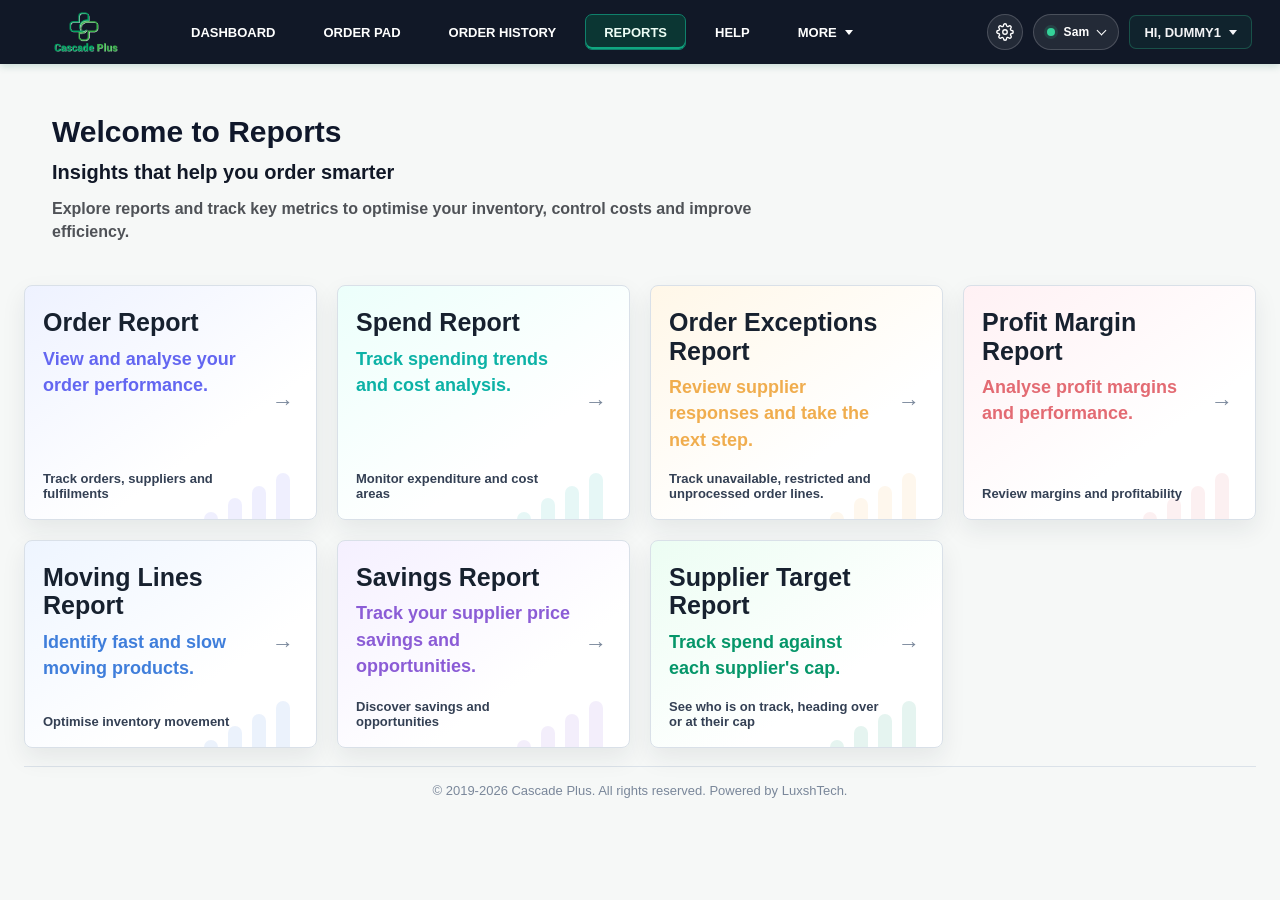
<file: report.html>
<!doctype html>
<html lang="en">

<head>
    <meta charset="utf-8" />
    <meta name="viewport" content="width=device-width, initial-scale=1" />
    <title>CASCADE Reports</title>
    <style>
        :root {
            --green: #047857;
            --green-dark: #065f46;
            --green-soft: #ecfdf5;
            --ink: #17212f;
            --muted: #667085;
            --line: #d9e0e8;
            --soft: #f6f8fa;
            --app-bg: #f6f8f7;
            --panel: #ffffff;
            --red: #e5485d;
            --amber: #f8b133;
            --blue: #0688c7;
            --teal: #06b5bd;
            --shadow: 0 14px 34px rgba(23, 33, 47, 0.12);
            font-family: "Segoe UI", Arial, sans-serif;
        }

        * {
            box-sizing: border-box;
        }

        [hidden] {
            display: none !important;
        }

        body {
            margin: 0;
            min-width: 320px;
            color: var(--ink);
            background: var(--app-bg);
            background-attachment: fixed;
            background-size: cover;
            background-position: center bottom;
        }

        button,
        input {
            font: inherit;
        }

        button {
            cursor: pointer;
        }

        .app-shell {
            min-height: 100vh;
        }

        .topbar {
            min-height: 64px;
            display: grid;
            grid-template-columns: auto minmax(0, 1fr) auto;
            align-items: center;
            gap: 22px;
            padding: 0 24px;
            color: #fff;
            background: #111827;
            box-shadow: 0 2px 8px rgba(6, 95, 70, 0.2);
        }

        .brand {
            display: inline-flex;
            align-items: center;
        }

        .brand-logo {
            width: auto;
            height: 48px;
            max-width: 124px;
            object-fit: contain;
        }

        .main-nav {
            display: flex;
            align-items: flex-end;
            gap: 8px;
            align-self: stretch;
            overflow: visible;
        }

        .main-nav a,
        .main-nav button,
        .profile-button {
            min-height: 44px;
            border: 0;
            border-radius: 8px 8px 0 0;
            padding: 0 16px;
            display: inline-flex;
            align-items: center;
            justify-content: center;
            color: #fff;
            background: transparent;
            font-size: 13px;
            font-weight: 800;
            text-decoration: none;
            text-transform: uppercase;
            text-align: center;
            white-space: nowrap;
        }

        .main-nav a.active,
        .main-nav a:hover,
        .main-nav button.active,
        .main-nav button:hover,
        .nav-more.active>.more-toggle,
        .nav-more:hover>.more-toggle,
        .nav-more:focus-within>.more-toggle {
            color: var(--green);
            background: #fff;
        }

        .main-nav a.active,
        .main-nav button.active,
        .nav-more.active {
            position: relative;
            margin-top: 12px;
        }

        .nav-more {
            position: relative;
            display: inline-flex;
            align-items: flex-end;
        }

        .more-toggle {
            gap: 8px;
        }

        .more-toggle::after {
            content: "";
            width: 0;
            height: 0;
            border-left: 4px solid transparent;
            border-right: 4px solid transparent;
            border-top: 5px solid currentColor;
        }

        .more-menu {
            position: absolute;
            top: calc(100% - 1px);
            left: 0;
            z-index: 30;
            min-width: 178px;
            display: none;
            flex-direction: column;
            gap: 4px;
            padding: 8px;
            border-radius: 0 0 8px 8px;
            background: #fff;
            box-shadow: 0 16px 34px rgba(15, 23, 42, 0.2);
        }

        .nav-more:hover .more-menu,
        .nav-more:focus-within .more-menu {
            display: flex;
        }

        .main-nav .more-menu a {
            min-height: 38px;
            border-radius: 6px;
            margin-top: 0;
            padding: 0 12px;
            color: var(--ink);
            background: transparent;
        }

        .main-nav .more-menu a:hover,
        .main-nav .more-menu a:focus-visible {
            color: #fff;
            background: var(--green);
        }

        .profile-button {
            min-height: 36px;
            gap: 8px;
            border-radius: 999px;
            border: 1px solid rgba(255, 255, 255, 0.16);
            color: #fff;
            background: rgba(255, 255, 255, 0.12);
        }

        .profile-button::after {
            content: "";
            width: 8px;
            height: 8px;
            border-right: 1.5px solid currentColor;
            border-bottom: 1.5px solid currentColor;
            transform: translateY(-2px) rotate(45deg);
        }

        .account-menu {
            position: relative;
            justify-self: end;
        }

        .account-dropdown {
            position: absolute;
            top: calc(100% + 8px);
            right: 0;
            z-index: 60;
            width: min(232px, calc(100vw - 24px));
            display: none;
            flex-direction: column;
            padding: 8px 0;
            border-radius: 8px;
            color: rgba(255, 255, 255, 0.9);
            background: #0f1726;
            box-shadow: 0 12px 24px rgba(15, 23, 42, 0.28);
        }

        .account-menu.is-open .account-dropdown {
            display: flex;
        }

        .account-dropdown::before {
            content: "";
            position: absolute;
            top: -9px;
            right: 18px;
            width: 18px;
            height: 18px;
            background: #0f1726;
            border-radius: 3px 0 0 0;
            transform: rotate(45deg);
        }

        .account-menu-item {
            min-height: 50px;
            display: flex;
            align-items: center;
            gap: 16px;
            border: 0;
            padding: 0 16px;
            color: rgba(255, 255, 255, 0.86);
            background: transparent;
            font-size: 12px;
            font-weight: 700;
            letter-spacing: 1.8px;
            text-align: left;
            text-transform: uppercase;
        }

        .account-menu-item:hover,
        .account-menu-item:focus-visible {
            color: #fff;
            background: rgba(255, 255, 255, 0.06);
            outline: 0;
        }

        .account-menu-item svg {
            width: 22px;
            height: 22px;
            flex: 0 0 auto;
            stroke: currentColor;
            stroke-width: 1.6;
            stroke-linecap: round;
            stroke-linejoin: round;
            fill: none;
        }

        .account-menu-separator {
            height: 1px;
            margin: 8px 0;
            background: rgba(255, 255, 255, 0.18);
        }

        .workspace {
            width: min(100%, 1580px);
            margin: 0 auto;
            padding: 28px 24px 28px;
        }

        .site-footer {
            margin-top: 18px;
            border-top: 1px solid rgba(217, 224, 232, 0.9);
            padding: 16px 0 0;
            color: #7a879a;
            font-size: 13px;
            text-align: center;
        }

        .insights-card {
            min-height: 150px;
            margin-bottom: 24px;
            border-radius: 8px;
            padding: 18px 28px;
            display: block;
            overflow: hidden;
            background: transparent;
            box-shadow: none;
        }

        .insights-copy .eyebrow {
            margin: 0 0 4px;
            color: #0f172a;
            font-size: 30px;
            font-weight: 700;
            line-height: 1.45;
            text-transform: none;
        }

        .insights-copy h2 {
            max-width: 560px;
            margin: 0 0 10px;
            color: #111827;
            font-size: 20px;
            font-weight: 700;
            line-height: 1.45;
            letter-spacing: 0;
        }

        .insights-copy p {
            max-width: 750px;
            margin: 0;
            color: #4f5257;
            font-size: 16px;
            font-weight: 600;
            line-height: 1.45;
        }

        .reports-grid {
            display: grid;
            grid-template-columns: repeat(4, minmax(220px, 1fr));
            gap: 20px;
        }

        .reports-grid.list-view {
            grid-template-columns: 1fr;
        }

        .report-card {
            position: relative;
            min-height: 142px;
            border: 1px solid var(--line);
            border-radius: 8px;
            padding: 22px 54px 18px 18px;
            display: flex;
            flex-direction: column;
            justify-content: space-between;
            gap: 18px;
            overflow: hidden;
            color: inherit;
            background: linear-gradient(145deg, var(--tint, #f3fffb), #fff 66%);
            box-shadow: 0 10px 24px rgba(23, 33, 47, 0.08);
            text-align: left;
            transition:
                transform 180ms ease,
                box-shadow 180ms ease,
                border-color 180ms ease,
                background-color 180ms ease;
        }

        .report-card::after {
            content: "";
            position: absolute;
            right: 26px;
            bottom: -6px;
            width: 14px;
            height: 52px;
            opacity: .1;
            background: var(--accent);
            border-radius: 8px 8px 0 0;
            box-shadow: -24px 13px 0 0 var(--accent),
                -48px 25px 0 0 var(--accent),
                -72px 39px 0 0 var(--accent);
        }

        .report-card:hover,
        .report-card:focus-visible {
            border-color: #10b981;
            box-shadow: 0 14px 34px rgba(4, 120, 87, 0.12);
            outline: 0;
            transform: translateY(-3px);
        }

        .report-card:focus-visible {
            border-color: #047857;
            box-shadow: 0 0 0 3px rgba(4, 120, 87, 0.14), 0 14px 34px rgba(4, 120, 87, 0.12);
        }

        .report-card.theme-blue {
            --accent: #3f7edb;
            --tint: #eef5ff;
        }

        .report-card.theme-indigo {
            --accent: #6366f1;
            --tint: #eef2ff;
        }

        .report-card.theme-teal {
            --accent: #0cb2a6;
            --tint: #ecfffb;
        }

        .report-card.theme-red {
            --accent: #e36b73;
            --tint: #fff1f4;
        }

        .report-card.theme-amber {
            --accent: #f0ad4e;
            --tint: #fff7e8;
        }

        .report-card.theme-violet {
            --accent: #8b5cd6;
            --tint: #f5f0ff;
        }

        .report-card.theme-green {
            --accent: #059669;
            --tint: #ecfdf3;
        }

        .report-content {
            min-width: 0;
            display: flex;
            flex-direction: column;
            justify-content: center;
        }

        .report-title-row {
            display: flex;
            align-items: center;
            gap: 10px;
            flex-wrap: wrap;
            margin-bottom: 9px;
        }

        .report-title {
            display: block;
            margin: 0;
            color: #17212f;
            font-size: 25px;
            font-weight: 700;
            line-height: 1.15;
        }

        .beta-chip {
            min-height: 22px;
            border-radius: 999px;
            padding: 0 9px;
            display: inline-flex;
            align-items: center;
            color: #fff;
            background: linear-gradient(180deg, #a855f7 0%, #7e22ce 100%);
            box-shadow: 0 8px 16px rgba(126, 34, 206, 0.18);
            font-size: 11px;
            font-weight: 600;
            line-height: 1;
        }

        .report-content p {
            max-width: 280px;
            margin: 0;
            color: var(--accent);
            font-size: 18px;
            font-weight: 700;
            line-height: 1.45;
        }

        .report-card-arrow {
            position: absolute;
            right: 22px;
            top: 50%;
            transform: translateY(-50%);
            color: #64748b;
            font-size: 22px;
            font-weight: 800;
            line-height: 1;
            opacity: 0.85;
            transition: transform 180ms ease, color 180ms ease, opacity 180ms ease;
            z-index: 2;
        }

        .report-card:hover .report-card-arrow,
        .report-card:focus-visible .report-card-arrow {
            transform: translate(4px, -50%);
            color: #047857;
            opacity: 1;
        }

        .report-card-note {
            min-height: 0;
            border-radius: 8px;
            padding: 0;
            display: flex;
            align-items: center;
            color: #344054;
            background: transparent;
            font-size: 13px;
            font-weight: 600;
        }

        .empty-state {
            min-height: 150px;
            border: 1px dashed var(--line);
            border-radius: 8px;
            display: grid;
            place-items: center;
            padding: 30px;
            color: var(--muted);
            background: #fff;
            text-align: center;
            font-weight: 700;
        }

        .toast-region {
            position: fixed;
            right: 22px;
            bottom: 22px;
            z-index: 100;
            display: grid;
            gap: 10px;
        }

        .toast {
            max-width: 320px;
            border-radius: 8px;
            padding: 12px 14px;
            color: #fff;
            background: #111827;
            box-shadow: 0 14px 34px rgba(17, 24, 39, 0.24);
            font-size: 13px;
            font-weight: 800;
            transition: opacity 180ms ease, transform 180ms ease;
        }

        @media (max-width: 1200px) {
            .insights-card {
                padding: 18px 24px;
            }

            .reports-grid {
                grid-template-columns: repeat(2, minmax(220px, 1fr));
            }

        }

        @media (max-width: 900px) {
            .topbar {
                grid-template-columns: 1fr;
                padding: 12px 16px 0;
            }

            .main-nav {
                overflow-x: auto;
            }

            .insights-card {
                padding: 28px;
            }

            .insights-copy h2 {
                max-width: 100%;
                font-size: 14px;
            }

        }

        @media (max-width: 640px) {
            .workspace {
                padding: 22px 16px 34px;
            }

            .insights-card {
                padding: 22px;
            }

            .insights-copy h2 {
                font-size: 13px;
            }

            .insights-copy p {
                font-size: 14px;
            }

            .reports-grid {
                grid-template-columns: 1fr;
            }

            .report-card {
                gap: 18px;
                padding: 18px 48px 18px 18px;
                min-height: 136px;
            }

            .report-title {
                font-size: 17px;
            }

            .report-content p {
                max-width: none;
                font-size: 14px;
            }

            .beta-chip {
                min-height: 22px;
                padding: 0 9px;
                font-size: 11px;
            }
        }
    </style>
    <link rel="stylesheet" href="navigation.css" />
</head>

<body>
    <div class="app-shell">
        <header class="topbar">
            <a class="brand" href="index.html" aria-label="CASCADE home">
                <img class="brand-logo" src="logo.png" alt="CASCADE Plus" />
            </a>
            <nav class="main-nav" aria-label="Primary">
                <a href="Dashboard.html">Dashboard</a>
                <a href="index.html">Order Pad</a>
                <a href="history.html">Order History</a>
                <a class="active" href="report.html" aria-current="page">Reports</a>
                <a href="help.html">Help</a>
                <div class="nav-more">
                    <button class="more-toggle" type="button" aria-haspopup="true" aria-expanded="false">More</button>
                    <div class="more-menu" role="menu">
                        <a href="pending.html" role="menuitem">Pending Order</a>
                        <a href="outofstock.html" role="menuitem">Out Of Stock</a>
                        <a href="settings.html" role="menuitem">Settings</a>
                    </div>
                </div>
            </nav>
            <div class="account-menu">
                <button class="profile-button" type="button" aria-haspopup="true" aria-expanded="false">HI,
                    DUMMY1</button>
                <div class="account-dropdown" role="menu">
                    <button class="account-menu-item" type="button" role="menuitem">
                        <svg viewBox="0 0 24 24" aria-hidden="true">
                            <path d="M3 11.5 12 4l9 7.5"></path>
                            <path d="M5.5 10.5V20h13v-9.5"></path>
                            <path d="M9.5 17h5"></path>
                            <path d="M9 14h2"></path>
                            <path d="M13 14h2"></path>
                        </svg>
                        Reset Password
                    </button>
                    <span class="account-menu-separator" aria-hidden="true"></span>
                    <button class="account-menu-item" type="button" role="menuitem">
                        <svg viewBox="0 0 24 24" aria-hidden="true">
                            <circle cx="7.5" cy="16.5" r="3"></circle>
                            <path d="m10 14 7.5-7.5"></path>
                            <path d="m15.5 8.5 2 2"></path>
                            <path d="m18 6 2 2"></path>
                        </svg>
                        Log Out
                    </button>
                </div>
            </div>
        </header>

        <main class="workspace">
            <section class="insights-card" aria-labelledby="insightsTitle">
                <div class="insights-copy">
                    <h1 class="eyebrow" id="insightsTitle">Welcome to Reports</h1>
                    <h2>Insights that help you order smarter</h2>
                    <p>Explore reports and track key metrics to optimise your inventory, control costs and improve
                        efficiency.</p>
                </div>

            </section>

            <section class="reports-grid" id="reportsGrid" aria-label="Available reports">
                <button class="report-card theme-indigo" type="button" data-report="order-report"
                    data-search="order report order performance">
                    <span class="report-content">
                        <span class="report-title-row"><span class="report-title">Order Report</span></span>
                        <p>View and analyse your order performance.</p>
                    </span>
                    <span class="report-card-note">Track orders, suppliers and fulfilments</span>
                    <span class="report-card-arrow" aria-hidden="true">&rarr;</span>
                </button>

                <button class="report-card theme-teal" type="button" data-report="spend"
                    data-search="spend spending trends cost analysis">
                    <span class="report-content">
                        <span class="report-title-row"><span class="report-title">Spend Report</span></span>
                        <p>Track spending trends and cost analysis.</p>
                    </span>
                    <span class="report-card-note">Monitor expenditure and cost areas</span>
                    <span class="report-card-arrow" aria-hidden="true">&rarr;</span>
                </button>

                <button class="report-card theme-amber" type="button" data-report="out-of-stock"
                    data-search="order exceptions report out of stock supplier responses unavailable restricted unprocessed">
                    <span class="report-content">
                        <span class="report-title-row"><span class="report-title">Order Exceptions Report</span></span>
                        <p>Review supplier responses and take the next step.</p>
                    </span>
                    <span class="report-card-note">Track unavailable, restricted and unprocessed order lines.</span>
                    <span class="report-card-arrow" aria-hidden="true">&rarr;</span>
                </button>

                <button class="report-card theme-red" type="button" data-report="profit-margin"
                    data-search="profit margin profit margins performance">
                    <span class="report-content">
                        <span class="report-title-row"><span class="report-title">Profit Margin Report</span></span>
                        <p>Analyse profit margins and performance.</p>
                    </span>
                    <span class="report-card-note">Review margins and profitability</span>
                    <span class="report-card-arrow" aria-hidden="true">&rarr;</span>
                </button>

                <button class="report-card theme-blue" type="button" data-report="moving-lines"
                    data-search="moving lines fast slow moving products">
                    <span class="report-content">
                        <span class="report-title-row"><span class="report-title">Moving Lines Report</span></span>
                        <p>Identify fast and slow moving products.</p>
                    </span>
                    <span class="report-card-note">Optimise inventory movement</span>
                    <span class="report-card-arrow" aria-hidden="true">&rarr;</span>
                </button>

                <button class="report-card theme-violet" type="button" data-report="savings-report"
                    data-search="savings report supplier price savings opportunities new">
                    <span class="report-content">
                        <span class="report-title-row"><span class="report-title">Savings Report</span></span>
                        <p>Track your supplier price savings and opportunities.</p>
                    </span>
                    <span class="report-card-note">Discover savings and opportunities</span>
                    <span class="report-card-arrow" aria-hidden="true">&rarr;</span>
                </button>

                <button class="report-card theme-green" type="button" data-report="supplier-spend-target"
                    data-search="supplier target report spend target cap caps limit on track will exceed cap reached">
                    <span class="report-content">
                        <span class="report-title-row"><span class="report-title">Supplier Target Report</span></span>
                        <p>Track spend against each supplier's cap.</p>
                    </span>
                    <span class="report-card-note">See who is on track, heading over or at their cap</span>
                    <span class="report-card-arrow" aria-hidden="true">&rarr;</span>
                </button>
            </section>

            <section class="empty-state" id="emptyState" hidden>
                <span>No reports match your search.</span>
            </section>
            <footer class="site-footer">© 2019-2026 Cascade Plus. All rights reserved. Powered by LuxshTech.</footer>
        </main>
    </div>

    <div class="toast-region" id="toastRegion" aria-live="polite" aria-atomic="true"></div>

    <script src="account-menu.js"></script>
    <script>
        const toastRegion = document.querySelector("#toastRegion");
        const reportCards = Array.from(document.querySelectorAll("[data-report]"));

        function toast(message) {
            const node = document.createElement("div");
            node.className = "toast";
            node.textContent = message;
            toastRegion.appendChild(node);
            window.setTimeout(() => {
                node.style.opacity = "0";
                node.style.transform = "translateY(-8px)";
                window.setTimeout(() => node.remove(), 180);
            }, 2400);
        }

        reportCards.forEach((card) => {
            card.addEventListener("click", () => {
                if (card.dataset.report === "order-report") {
                    window.location.href = "Order_Report.html";
                    return;
                }
                if (card.dataset.report === "spend") {
                    window.location.href = "spend_report.html";
                    return;
                }
                if (card.dataset.report === "out-of-stock") {
                    window.location.href = "oosreport.html";
                    return;
                }
                if (card.dataset.report === "profit-margin") {
                    window.location.href = "profit.html";
                    return;
                }
                if (card.dataset.report === "savings-report") {
                    window.location.href = "savings.html";
                    return;
                }
                if (card.dataset.report === "moving-lines") {
                    window.location.href = "moving.html";
                    return;
                }
                if (card.dataset.report === "supplier-spend-target") {
                    window.location.href = "supplier-target-report.html";
                    return;
                }
                const title = card.querySelector(".report-title").textContent;
                toast(`${title} will open here once the report is ready.`);
            });
        });
    </script>
</body>

</html>
</file>
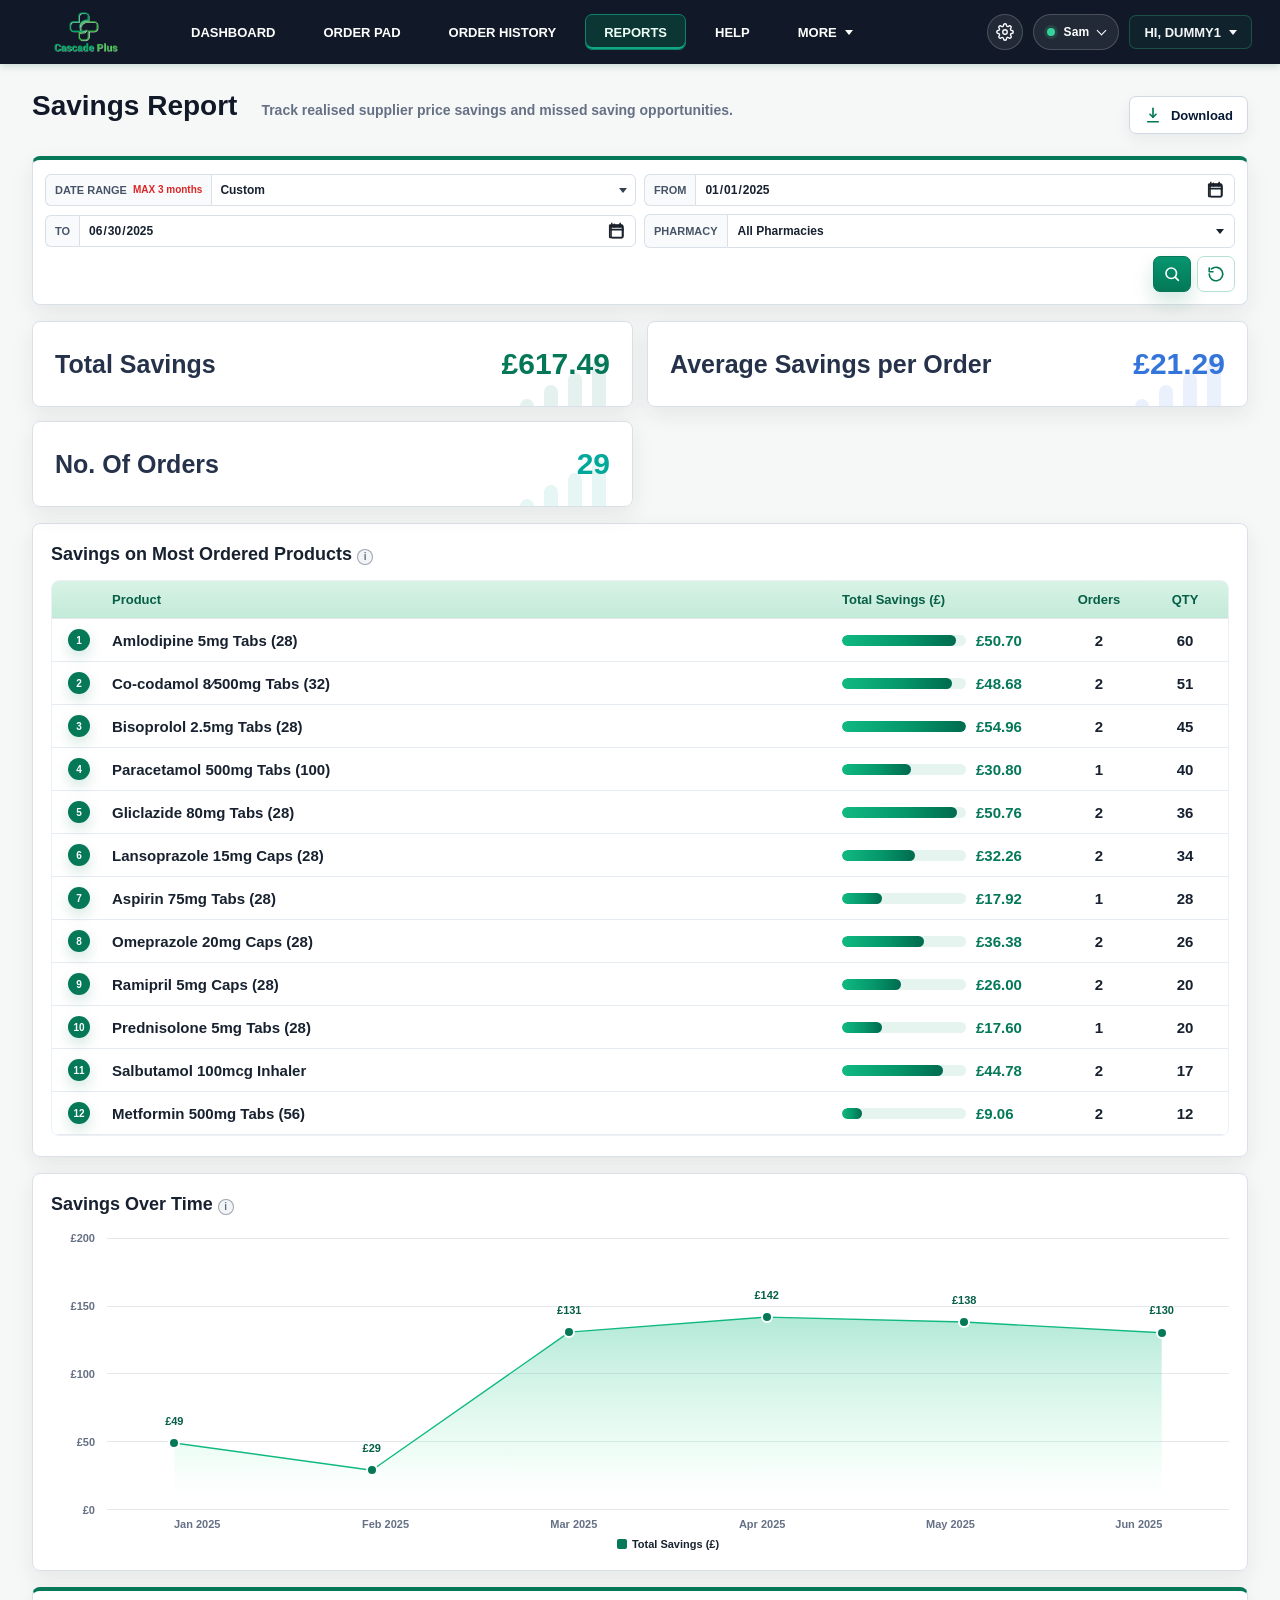
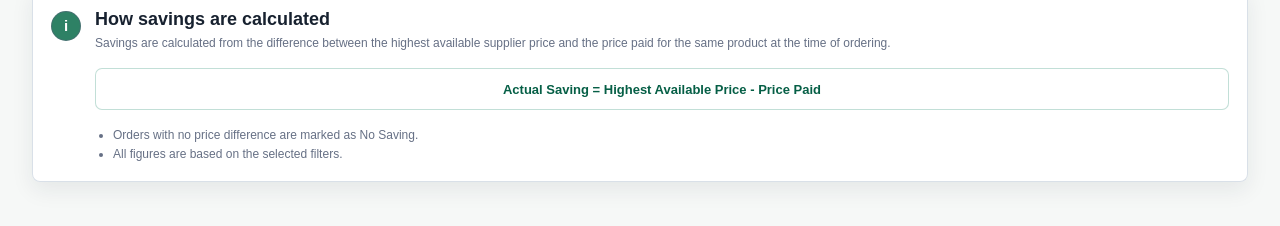
<file: savings.html>
<!doctype html>
<html lang="en">

<head>
    <meta charset="utf-8" />
    <meta name="viewport" content="width=device-width, initial-scale=1" />
    <title>CASCADE Savings Report</title>
    <link rel="stylesheet" href="styles.css" />
    <style>
        :root {
            --green: #047857;
            --green-dark: #065f46;
            --green-soft: #ecfdf5;
            --ink: #17212f;
            --muted: #667085;
            --line: #d9e0e8;
            --soft: #f6f8fa;
            --panel: #ffffff;
            --red: #dc2626;
            --amber: #d97706;
            --teal: #0e7490;
            --shadow: 0 14px 34px rgba(23, 33, 47, 0.1);
            font-family: "Segoe UI", Arial, sans-serif;
        }

        * {
            box-sizing: border-box;
        }

        [hidden] {
            display: none !important;
        }

        body {
            margin: 0;
            min-width: 320px;
            color: var(--ink);
            background: #f6f8f7;
            background-attachment: fixed;
            background-size: cover;
            background-position: center bottom;
        }

        button,
        input,
        select {
            font: inherit;
        }

        button {
            cursor: pointer;
        }

        button:focus-visible,
        input:focus-visible,
        select:focus-visible {
            outline: 3px solid rgba(4, 120, 87, 0.22);
            outline-offset: 2px;
        }

        .workspace {
            max-width: 1600px;
            margin: 0 auto;
            padding: 26px;
        }

        .heading-row {
            display: flex;
            justify-content: space-between;
            align-items: flex-start;
            gap: 18px;
            margin-bottom: 1px;
        }

        .page-heading {
            display: flex;
            align-items: baseline;
            gap: 24px;
        }

        .page-heading h1 {
            margin: 0;
            color: #111827;
            font-size: 28px;
            font-weight: 600;
            line-height: 1.15;
        }

        .page-heading p {
            margin: 0;
            color: var(--muted);
            font-size: 14px;
            font-weight: 600
        }

        .primary-button,
        .secondary-button,
        .icon-filter-button {
            min-height: 38px;
            border-radius: 7px;
            font-weight: 800;
        }

        .primary-button {
            border: 0;
            padding: 0 16px;
            color: #fff;
            background: var(--green);
        }

        .primary-button:hover {
            background: var(--green-dark);
        }

        .secondary-button {
            border: 1px solid var(--line);
            padding: 0 14px;
            color: var(--ink);
            background: #fff;
        }

        .icon-filter-button {
            width: 40px;
            min-width: 40px;
            padding: 0;
            display: inline-grid;
            place-items: center;
            font-size: 17px;
        }

        .savings-report-view {
            display: grid;
            gap: 16px;
        }

        .savings-kpi-card,
        .savings-chart-card,
        .savings-methodology-box {
            border: 1px solid var(--line);
            border-radius: 8px;
            background: var(--panel);
            box-shadow: var(--shadow);
        }

        .savings-filter-bar {
            display: grid;
            grid-template-columns: minmax(340px, 1.15fr) minmax(195px, .7fr) minmax(195px, .7fr) minmax(360px, 1.3fr) auto;
            gap: 8px;
            align-items: center;
            margin-bottom: 0;
            padding: 14px 12px 12px;
            border: 1px solid var(--line);
            border-radius: 8px;
            background: #fff;
            box-shadow: var(--shadow);
        }

        .field {
            min-width: 0;
            display: grid;
            grid-template-columns: max-content minmax(0, 1fr);
            gap: 0;
        }

        .field>span:first-child,
        .field-label {
            min-height: 30px;
            display: inline-flex;
            align-items: center;
            border: 1px solid var(--line);
            border-right: 0;
            border-radius: 6px 0 0 6px;
            padding: 0 9px;
            color: #344054;
            background: #f8fafc;
            font-size: 11px;
            font-weight: 600;
            white-space: nowrap;
        }

        .control {
            min-height: 30px;
            border: 1px solid var(--line);
            border-radius: 0 6px 6px 0;
            display: grid;
            grid-template-columns: auto minmax(0, 1fr) auto;
            align-items: center;
            gap: 6px;
            padding: 0 8px;
            color: #344054;
            background: #fff;
            font-size: 12px;
            font-weight: 600;
        }

        .control input,
        .control select {
            width: 100%;
            min-width: 0;
            min-height: 28px;
            border: 0;
            outline: 0;
            color: var(--ink);
            background: transparent;
            font-weight: 600;
        }

        .select-wrap {
            grid-template-columns: minmax(0, 1fr) auto;
        }

        .select-wrap select {
            appearance: none;
        }

        .select-wrap::after,
        .multi-select-toggle::after {
            content: "";
            width: 0;
            height: 0;
            border-left: 4px solid transparent;
            border-right: 4px solid transparent;
            border-top: 5px solid currentColor;
        }

        .date-wrap {
            grid-template-columns: minmax(0, 1fr);
            position: relative;
            padding: 0 34px 0 8px;
        }

        .date-wrap input[type="date"] {
            display: block;
            width: 100%;
            min-width: 0;
            padding: 0;
            color-scheme: light;
            cursor: pointer;
        }

        .date-wrap::after {
            content: "";
            position: absolute;
            top: 50%;
            right: 10px;
            width: 16px;
            height: 16px;
            transform: translateY(-50%);
            pointer-events: none;
            background: center / 16px 16px no-repeat url("data:image/svg+xml,%3Csvg xmlns='http://www.w3.org/2000/svg' width='16' height='16' viewBox='0 0 24 24' fill='none' stroke='%2317212f' stroke-width='2.4' stroke-linecap='round' stroke-linejoin='round'%3E%3Crect x='3' y='4' width='18' height='18' rx='2'/%3E%3Cpath d='M16 2v4M8 2v4M3 10h18'/%3E%3C/svg%3E");
        }

        .date-wrap input[type="date"]::-webkit-calendar-picker-indicator {
            position: absolute;
            top: 50%;
            right: 8px;
            width: 20px;
            height: 20px;
            margin: 0;
            transform: translateY(-50%);
            cursor: pointer;
            opacity: 0;
        }

        .filter-label-row {
            display: inline-flex;
            align-items: center;
            gap: 6px;
        }

        .range-limit-note {
            color: var(--red);
            font-size: 10px;
            font-weight: 900;
            line-height: 1;
            text-transform: none;
            white-space: nowrap;
        }

        .custom-date-range {
            display: contents;
        }

        .custom-date-range[hidden] {
            display: none !important;
        }

        .filter-actions {
            display: flex;
            grid-column: 5;
            grid-row: 1;
            justify-content: flex-end;
            gap: 6px;
        }

        .icon-filter-button {
            width: 34px;
            min-width: 34px;
            height: 30px;
            min-height: 30px;
            border-radius: 6px;
            display: inline-grid;
            place-items: center;
            padding: 0;
            font-size: 17px;
            line-height: 1;
        }

        .multi-select {
            position: relative;
            min-width: 0;
            display: flex;
            align-items: center;
        }

        .multi-select-toggle {
            width: auto;
            max-width: 100%;
            min-height: 28px;
            border: 0;
            padding: 0;
            display: inline-flex;
            align-items: center;
            justify-content: flex-start;
            gap: 6px;
            color: var(--ink);
            background: transparent;
            text-align: left;
            font-weight: 600;
        }

        .savings-filter-bar .multi-select-toggle span {
            color: var(--ink);
            font-size: 12px;
            font-weight: 600;
            text-transform: none;
        }

        .multi-select-menu {
            position: absolute;
            z-index: 20;
            top: calc(100% + 4px);
            left: 0;
            width: min(320px, 100vw - 48px);
            max-height: 280px;
            overflow-y: auto;
            border: 1px solid var(--line);
            border-radius: 7px;
            padding: 6px;
            background: #fff;
            box-shadow: 0 14px 30px rgba(17, 24, 39, 0.16);
        }

        .multi-select-option {
            display: flex !important;
            align-items: center;
            gap: 9px !important;
            min-height: 34px;
            border-radius: 5px;
            padding: 6px 8px;
            cursor: pointer;
        }

        .multi-select-option:hover,
        .multi-select-option[aria-selected="true"] {
            background: var(--green-soft);
        }

        .multi-select-option input {
            width: 16px;
            height: 16px;
            margin: 0;
            accent-color: var(--green);
        }

        .savings-filter-bar .multi-select-option span {
            color: var(--ink);
            font-size: 14px;
            font-weight: 500;
            text-transform: none;
        }

        .savings-kpi-grid {
            display: grid;
            grid-template-columns: repeat(3, minmax(220px, 1fr));
            gap: 14px;
        }

        .savings-kpi-card {
            position: relative;
            display: grid;
            grid-template-columns: minmax(0, 1fr) auto;
            align-items: center;
            gap: 18px;
            min-height: 86px;
            overflow: hidden;
            padding: 18px 22px;
            border-left: 1px solid var(--line);
            background: linear-gradient(145deg, var(--tint, #f3fffb), #fff 66%);
        }

        .savings-kpi-card::after {
            content: "";
            position: absolute;
            right: 26px;
            bottom: -6px;
            width: 14px;
            height: 52px;
            opacity: .1;
            background: var(--accent, var(--green));
            border-radius: 8px 8px 0 0;
            box-shadow: -24px 13px 0 0 var(--accent, var(--green)),
                -48px 25px 0 0 var(--accent, var(--green)),
                -72px 39px 0 0 var(--accent, var(--green));
        }

        .kpi-copy {
            min-width: 0;
        }

        .kpi-label {
            display: block;
            margin: 0;
            color: #25324a;
            font-size: 25px;
            font-weight: 600;
        }

        .kpi-value {
            display: block;
            overflow: hidden;
            color: var(--accent, var(--green));
            font-size: 30px;
            font-weight: 700;
            white-space: nowrap;
            line-height: 1.2;
            text-overflow: ellipsis;
            text-align: right;
        }

        .savings-analytics-grid {
            display: grid;
            grid-template-columns: minmax(560px, 1.45fr) minmax(390px, 0.9fr);
            align-items: stretch;
            gap: 16px;
        }

        .savings-chart-card {
            min-height: 376px;
            padding: 18px;
            display: flex;
            flex-direction: column;
        }

        .card-heading {
            display: flex;
            align-items: flex-start;
            justify-content: space-between;
            gap: 12px;
            margin-bottom: 14px;
        }

        .card-heading h2,
        .savings-methodology-box h2 {
            margin: 0;
            color: var(--ink);
            font-size: 18px;
            line-height: 1.2;
        }

        .card-heading p {
            margin: 5px 0 0;
            color: var(--muted);
            font-size: 12px;
            font-weight: 600;
        }

        .card-heading select {
            min-height: 34px;
            border: 1px solid var(--line);
            border-radius: 7px;
            padding: 0 10px;
            color: var(--muted);
            background: #fff;
        }

        .info-icon {
            width: 19px;
            height: 19px;
            display: inline-grid;
            place-items: center;
            border-radius: 999px;
            color: var(--green);
            background: var(--green-soft);
            font-size: 12px;
            font-weight: 900;
        }

        .small-info {
            width: 16px;
            height: 16px;
            color: var(--muted);
            background: #f3f4f6;
            font-size: 10px;
        }

        .methodology-info-icon {
            width: 30px;
            height: 30px;
            align-self: start;
            margin-top: 2px;
            color: #ffffff;
            background: #2e8165;
            font-size: 15px;
            line-height: 1;
        }

        .top-products-grid {
            overflow: hidden;
            border: 1px solid #edf0f4;
            border-radius: 8px;
            background: #fff;
        }

        .top-products-table {
            width: 100%;
            border-collapse: collapse;
            table-layout: fixed;
        }

        .top-products-table th {
            height: 38px;
            padding: 0 16px;
            color: var(--green-dark);
            background: linear-gradient(180deg, #d8f3e6 0%, #c3ead9 100%);
            font-size: 13px;
            font-weight: 700;
            text-align: left;
            white-space: nowrap;
        }

        .top-products-table th.numeric,
        .top-products-table td.numeric {
            text-align: right;
        }

        .top-products-table th.center,
        .top-products-table td.center {
            text-align: center;
        }

        .top-products-table td {
            padding: 10px 16px;
            border-top: 1px solid #e5e7eb;
            color: var(--ink);
            font-size: 15px;
            font-weight: 600;
            vertical-align: middle;
        }

        .top-products-table .rank-col {
            width: 44px;
        }

        .top-products-table .savings-col {
            width: 230px;
        }

        .top-products-table .number-col {
            width: 86px;
        }

        .top-product-row {
            transition: background 140ms ease;
        }

        .top-product-row:hover td {
            background: #f8fffc;
        }

        .top-product-rank {
            width: 22px;
            height: 22px;
            display: inline-flex;
            align-items: center;
            justify-content: center;
            border-radius: 999px;
            color: #fff;
            background: linear-gradient(135deg, var(--green), var(--green-dark));
            box-shadow: 0 6px 14px rgba(4, 120, 87, 0.18);
            font-size: 10px;
            font-weight: 700;
        }

        .top-product-name {
            display: block;
            overflow: hidden;
            color: var(--ink);
            font-size: 15px;
            font-weight: 600;
            line-height: 1.3;
            text-overflow: ellipsis;
            white-space: nowrap;
        }

        .top-product-saving-cell {
            display: grid;
            grid-template-columns: minmax(72px, 1fr) minmax(64px, auto);
            gap: 10px;
            align-items: center;
        }

        .top-product-saving-track {
            height: 11px;
            overflow: hidden;
            border-radius: 999px;
            background: #e5f4ef;
        }

        .top-product-saving-fill {
            display: block;
            height: 100%;
            border-radius: inherit;
            background: linear-gradient(90deg, #10b981 0%, #059669 55%, #006b4f 100%);
        }

        .top-product-saving {
            color: var(--ink);
            font-size: 15px;
            font-weight: 600;
            white-space: nowrap;
        }

        .top-product-tile {
            min-width: 0;
            min-height: 78px;
            display: grid;
            grid-template-columns: 34px minmax(0, 1fr) minmax(86px, auto);
            gap: 10px;
            align-items: center;
            border: 1px solid var(--line);
            border-radius: 8px;
            padding: 10px 12px;
            color: var(--ink);
            background: #fff;
            box-shadow: 0 8px 20px rgba(17, 24, 39, 0.04);
        }

        .top-products-empty {
            grid-column: 1 / -1;
            min-height: 220px;
            display: grid;
            place-content: center;
            justify-items: center;
            gap: 8px;
            border: 1px dashed #cbd5e1;
            border-radius: 8px;
            padding: 18px;
            color: var(--muted);
            text-align: center;
        }

        .skeleton-line {
            display: block;
            height: 12px;
            border-radius: 999px;
            background: linear-gradient(90deg, #eef2f7, #f8fafc, #eef2f7);
            background-size: 200% 100%;
            animation: skeletonPulse 1.2s linear infinite;
        }

        .skeleton-line.wide {
            width: 100%;
        }

        .skeleton-line.short {
            width: 68%;
        }

        @keyframes skeletonPulse {
            from {
                background-position: 200% 0;
            }

            to {
                background-position: -200% 0;
            }
        }

        .vertical-chart {
            flex: 1;
            min-height: 320px;
            display: flex;
            flex-direction: column;
            padding-top: 8px;
        }

        .chart-stage-row {
            flex: 1;
            min-height: 250px;
            display: grid;
            grid-template-columns: 44px minmax(0, 1fr);
            align-items: stretch;
            gap: 12px;
        }

        .chart-y-axis {
            position: relative;
            display: block;
            height: 100%;
            color: var(--muted);
            font-size: 11px;
            font-weight: 700;
        }

        .chart-y-axis span {
            position: absolute;
            right: 0;
            transform: translateY(-50%);
        }

        .grid-lines {
            position: absolute;
            inset: 0;
            display: block;
            pointer-events: none;
        }

        .grid-lines span {
            position: absolute;
            left: 0;
            width: 100%;
            border-top: 1px solid #e5e7eb;
        }

        .line-chart-stage {
            position: relative;
            z-index: 1;
            min-width: 0;
            height: 100%;
            border-bottom: 1px solid #d1d5db;
        }

        .line-chart-svg {
            position: absolute;
            inset: 0;
            width: 100%;
            height: 100%;
            overflow: visible;
        }

        .line-chart-svg .line-area {
            fill: url(#savingsAreaGradient);
        }

        .line-chart-svg .line-path {
            fill: none;
            stroke: #10b981;
            stroke-width: 1.4;
            stroke-linecap: round;
            stroke-linejoin: round;
            vector-effect: non-scaling-stroke;
        }

        .line-chart-dot {
            position: absolute;
            z-index: 2;
            width: 8px;
            height: 8px;
            border-radius: 999px;
            background: var(--green);
            box-shadow: 0 0 0 2px rgba(255, 255, 255, 0.95);
            transform: translate(-50%, -50%);
        }

        .line-chart-value {
            position: absolute;
            z-index: 2;
            color: var(--green-dark);
            font-size: 11px;
            font-weight: 900;
            line-height: 1;
            white-space: nowrap;
            transform: translate(-50%, -100%);
        }

        .line-chart-x-axis {
            display: grid;
            gap: 8px;
            margin-left: 56px;
            padding-top: 8px;
            color: var(--muted);
            font-size: 11px;
            font-weight: 800;
            text-align: center;
        }

        .chart-legend {
            display: flex;
            justify-content: center;
            align-items: center;
            gap: 14px;
            margin-left: 56px;
            margin-top: 8px;
            color: var(--ink);
            font-size: 11px;
            font-weight: 800;
        }

        .chart-legend span {
            display: inline-flex;
            align-items: center;
            gap: 5px;
        }

        .legend-swatch {
            width: 10px;
            height: 10px;
            border-radius: 2px;
        }

        .legend-swatch.savings {
            background: var(--green);
        }

        .savings-methodology-box {
            display: grid;
            grid-template-columns: 28px minmax(240px, 1fr) minmax(360px, 1.25fr) minmax(260px, 0.9fr);
            gap: 16px;
            align-items: center;
            padding: 18px;
            background: linear-gradient(135deg, #fff, var(--green-soft));
        }

        .savings-methodology-box p {
            margin: 5px 0 0;
            color: var(--muted);
            font-size: 12px;
            line-height: 1.4;
        }

        .formula-list {
            display: grid;
            gap: 8px;
        }

        .formula-pill {
            display: flex;
            justify-content: center;
            align-items: center;
            min-height: 42px;
            border: 1px solid rgba(4, 120, 87, 0.24);
            border-radius: 7px;
            padding: 8px 14px;
            color: var(--green-dark);
            background: #fff;
            font-size: 13px;
            text-align: center;
        }

        .savings-methodology-box ul {
            margin: 0;
            padding-left: 18px;
            color: var(--muted);
            font-size: 12px;
            line-height: 1.55;
        }

        .toast-region {
            position: fixed;
            z-index: 80;
            top: 18px;
            right: 18px;
            display: grid;
            gap: 10px;
        }

        .toast {
            width: min(360px, calc(100vw - 36px));
            border-left: 4px solid var(--green);
            border-radius: 8px;
            padding: 13px 15px;
            background: #fff;
            box-shadow: var(--shadow);
            font-weight: 800;
        }

        @media (max-width: 1280px) {
            .savings-kpi-grid {
                grid-template-columns: repeat(2, minmax(0, 1fr));
            }

            .savings-filter-bar {
                grid-template-columns: repeat(2, minmax(0, 1fr));
            }

            .filter-actions {
                grid-column: 1 / -1;
                grid-row: auto;
                align-self: end;
                justify-content: flex-end;
            }

            .savings-analytics-grid {
                grid-template-columns: 1fr;
            }

            .savings-methodology-box {
                grid-template-columns: 28px 1fr;
            }

            .formula-list,
            .savings-methodology-box ul {
                grid-column: 2;
            }
        }

        @media (max-width: 760px) {
            .workspace {
                padding: 18px 12px;
            }

            .heading-row,
            .savings-report-header {
                flex-direction: column;
                align-items: stretch;
            }

            .savings-filter-bar,
            .savings-kpi-grid,
            .savings-analytics-grid {
                grid-template-columns: 1fr;
            }

            .vertical-chart {
                min-height: 320px;
            }

            .custom-date-range,
            .top-products-grid {
                grid-template-columns: 1fr;
            }

            .filter-actions button,
            .report-actions button {
                width: 100%;
            }

            .savings-methodology-box {
                grid-template-columns: 1fr;
            }

            .formula-list,
            .savings-methodology-box ul {
                grid-column: auto;
            }
        }

        /* Unified report styling: aligned with Order Report */
        .workspace {
            width: min(100%, 1760px);
            margin: 0 auto;
            padding: 26px 32px 44px;
        }

        .heading-row {
            display: flex;
            align-items: center;
            justify-content: space-between;
            gap: 20px;
            margin-bottom: 16px;
        }

        .page-heading {
            display: flex;
            align-items: baseline;
            gap: 24px;
        }

        .page-heading h1 {
            margin: 0;
            color: #111827;
            font-size: 28px;
            font-weight: 600;
            line-height: 1.15;
        }

        .page-heading p {
            margin: 0;
            color: var(--muted);
            font-size: 14px;
            font-weight: 600;
        }

        .download-toggle {
            min-height: 38px;
            display: inline-flex;
            align-items: center;
            gap: 9px;
            border: 1px solid var(--line);
            border-radius: 7px;
            padding: 0 13px;
            color: var(--ink);
            background: #fff;
            font-size: 13px;
            font-weight: 700;
            box-shadow: 0 4px 12px rgba(23, 33, 47, 0.05);
        }

        .download-toggle .icon,
        .filter-panel .icon,
        .green-button .icon,
        .soft-button .icon {
            width: 18px;
            height: 18px;
            stroke-width: 2;
        }

        .download-toggle .icon {
            color: var(--green);
        }

        .filter-panel,
        .table-panel,
        .savings-filter-bar,
        .savings-kpi-card,
        .savings-chart-card,
        .savings-methodology-box {
            border: 1px solid var(--line);
            border-radius: 8px;
            background: #fff;
            box-shadow: var(--shadow);
        }

        .filter-panel,
        .savings-filter-bar {
            margin-bottom: 0;
            padding: 14px 12px 12px;
        }

        .filter-grid,
        .savings-filter-bar {
            gap: 8px;
            align-items: center;
        }

        .field {
            min-width: 0;
            display: grid;
            grid-template-columns: max-content minmax(0, 1fr);
            gap: 0;
        }

        .field>span:first-child,
        .field-label {
            min-height: 30px;
            display: inline-flex;
            align-items: center;
            border: 1px solid var(--line);
            border-right: 0;
            border-radius: 6px 0 0 6px;
            padding: 0 9px;
            color: #344054;
            background: #f8fafc;
            font-size: 11px;
            font-weight: 600;
            white-space: nowrap;
        }

        .control {
            min-height: 30px;
            border: 1px solid var(--line);
            border-radius: 0 6px 6px 0;
            display: grid;
            grid-template-columns: auto minmax(0, 1fr) auto;
            align-items: center;
            gap: 6px;
            padding: 0 8px;
            color: #344054;
            background: #fff;
            box-shadow: none;
            font-size: 12px;
            font-weight: 600;
        }

        .control input,
        .control select {
            width: 100%;
            min-width: 0;
            min-height: 28px;
            border: 0;
            outline: 0;
            color: var(--ink);
            background: transparent;
            font-weight: 600;
        }

        .select-wrap {
            grid-template-columns: minmax(0, 1fr) auto;
        }

        .select-wrap select {
            appearance: none;
        }

        .date-wrap {
            grid-template-columns: minmax(0, 1fr);
            padding-right: 6px;
        }

        .date-wrap input[type="date"] {
            color-scheme: light;
            cursor: pointer;
        }

        .date-wrap input[type="date"]::-webkit-calendar-picker-indicator {
            width: 18px;
            height: 18px;
            margin-left: 6px;
            cursor: pointer;
            opacity: 0.85;
        }

        .filter-actions {
            display: flex;
            justify-content: flex-end;
            gap: 6px;
        }

        .soft-button,
        .green-button,
        .icon-button,
        .icon-filter-button {
            width: 34px;
            min-width: 34px;
            height: 30px;
            min-height: 30px;
            border-radius: 6px;
            display: inline-flex;
            align-items: center;
            justify-content: center;
            padding: 0;
            font-weight: 700;
        }

        .soft-button,
        .icon-button,
        .secondary-button.icon-filter-button {
            border: 1px solid var(--line);
            color: var(--green-dark);
            background: var(--green-soft);
        }

        .green-button,
        .primary-button.icon-filter-button {
            border: 1px solid var(--green);
            color: #fff;
            background: linear-gradient(180deg, #06966f 0%, #047857 100%);
            box-shadow: 0 10px 20px rgba(4, 120, 87, 0.22);
        }

        .table-panel {
            padding: 8px 10px 10px;
            overflow: hidden;
        }

        .table-toolbar {
            min-height: 34px;
            display: flex;
            align-items: center;
            justify-content: space-between;
            gap: 10px;
            margin-bottom: 6px;
        }

        .entries-control,
        .entries-row label {
            display: inline-flex;
            align-items: center;
            gap: 8px;
            color: #061a33;
            font-size: 13px;
            font-weight: 600;
        }

        .entries-control select,
        .entries-row select {
            min-width: 66px;
            min-height: 28px;
            border: 2px solid #111827;
            border-radius: 6px;
            padding: 0 8px;
            color: #061a33;
            background: #fff;
            font-weight: 600;
        }

        table {
            width: 100%;
            border-collapse: collapse;
            font-size: 14px;
        }

        thead th,
        .savings-details-table th {
            height: 38px;
            padding: 0 16px;
            color: var(--green-dark);
            background: linear-gradient(180deg, #d8f3e6 0%, #c3ead9 100%);
            font-size: 13px;
            font-weight: 700;
            text-align: left;
            white-space: nowrap;
        }

        tbody td,
        .savings-details-table td {
            height: 36px;
            border-bottom: 1px solid #e7ecf2;
            padding: 0 16px;
            color: #17212f;
            background: #fff;
            font-size: 14px;
            font-weight: 500;
            white-space: nowrap;
            vertical-align: middle;
        }

        tbody tr:nth-child(odd) td {
            background: #fff;
        }

        tbody tr:hover td,
        tbody tr:hover,
        .savings-details-table tbody tr:hover td {
            background: #f8fffc;
        }

        .num,
        td.num,
        th.num,
        .numeric {
            text-align: right !important;
            font-variant-numeric: tabular-nums;
        }

        .table-footer {
            min-height: 48px;
            display: flex;
            align-items: center;
            justify-content: space-between;
            gap: 18px;
            padding: 10px 2px 0;
            color: #344054;
            font-size: 14px;
            font-weight: 600;
        }

        .pagination {
            display: flex;
            align-items: center;
            justify-content: flex-end;
            gap: 7px;
        }

        .pagination button,
        .page-button {
            min-width: 32px;
            min-height: 30px;
            border: 1px solid var(--line);
            border-radius: 6px;
            color: #17212f;
            background: #fff;
            font-size: 13px;
            font-weight: 800;
        }

        .pagination button.active,
        .page-button.active {
            border-color: var(--green);
            color: #fff;
            background: var(--green);
            box-shadow: none;
        }

        .pagination button:not(:disabled):hover,
        .page-button:not(:disabled):hover {
            color: #fff;
            background: var(--green);
        }

        @media (max-width: 760px) {
            .workspace {
                padding: 22px 16px 34px;
            }

            .heading-row,
            .page-heading,
            .table-footer {
                align-items: flex-start;
                flex-direction: column;
                gap: 8px;
            }

            .filter-grid,
            .savings-filter-bar {
                grid-template-columns: 1fr !important;
            }
        }

        /* Savings report consistency refinements */
        .download-toggle {
            min-height: 38px;
            border: 1px solid #cfd8e3;
            border-radius: 7px;
            color: #061a33;
            background: #fff;
            box-shadow: 0 6px 16px rgba(23, 33, 47, 0.06);
        }

        .download-toggle:hover,
        .download-toggle:focus-visible {
            border-color: #10b981;
            color: var(--green);
            outline: 0;
        }

        .savings-filter-bar {
            border-top: 4px solid var(--green);
            background: rgba(255, 255, 255, 0.96);
            box-shadow: 0 8px 22px rgba(23, 33, 47, 0.08);
        }

        .field>span:first-child,
        .field-label {
            color: #475467;
            background: #f8fafc;
            font-weight: 700;
        }

        .control,
        .multi-select-toggle {
            min-height: 32px;
        }

        .primary-button.icon-filter-button {
            width: 38px;
            min-width: 38px;
            height: 36px;
            min-height: 36px;
            border-radius: 7px;
            display: inline-flex;
            align-items: center;
            justify-content: center;
            color: #fff;
            background: linear-gradient(180deg, #06966f 0%, #047857 100%);
            box-shadow: 0 10px 20px rgba(4, 120, 87, 0.18);
        }

        .secondary-button,
        .secondary-button.icon-filter-button {
            border: 1px solid #b7dfd3;
            color: var(--green);
            background: #fff;
        }

        .secondary-button.icon-filter-button {
            width: 38px;
            min-width: 38px;
            height: 36px;
            min-height: 36px;
            border-radius: 7px;
            display: inline-flex;
            align-items: center;
            justify-content: center;
        }

        .filter-actions .icon-filter-button .icon {
            width: 18px;
            height: 18px;
            display: block;
            fill: none;
            stroke: currentColor;
            stroke-width: 2.2;
            stroke-linecap: round;
            stroke-linejoin: round;
        }

        .multi-select-menu {
            width: min(260px, calc(100vw - 48px));
            max-height: 260px;
            padding: 6px;
            border-radius: 8px;
            background: #fff;
        }

        .multi-select-option {
            min-height: 34px;
            display: grid !important;
            grid-template-columns: 18px minmax(0, 1fr);
            gap: 10px !important;
            align-items: center;
            border-radius: 6px;
            padding: 7px 8px;
            background: transparent;
        }

        .multi-select-option:hover,
        .multi-select-option[aria-selected="true"] {
            background: #ecfdf5;
        }

        .multi-select-option input {
            width: 16px;
            height: 16px;
            margin: 0;
            accent-color: var(--green);
        }

        .savings-filter-bar .multi-select-option span {
            color: #061a33;
            font-size: 13px;
            font-weight: 600;
            line-height: 1.25;
            text-transform: none;
        }

        .savings-kpi-card,
        .savings-chart-card,
        .savings-methodology-box {
            border: 1px solid var(--line);
            border-radius: 8px;
            background: rgba(255, 255, 255, 0.97);
            box-shadow: 0 8px 22px rgba(23, 33, 47, 0.08);
        }

        .savings-kpi-card {
            grid-template-columns: minmax(0, 1fr) auto;
            align-items: center;
            gap: 18px;
            min-height: 86px;
            padding: 18px 22px;
            border-left: 1px solid var(--line);
            transition: border-color 160ms ease, box-shadow 160ms ease, transform 160ms ease;
        }

        .savings-kpi-card .kpi-label {
            margin: 0;
        }

        .savings-kpi-card .kpi-value {
            text-align: right;
        }

        .savings-kpi-card::after {
            opacity: 0.1;
        }

        .savings-kpi-card:hover {
            border-color: #b7dfd3;
            box-shadow: 0 12px 28px rgba(4, 120, 87, 0.1);
            transform: translateY(-1px);
        }

        .savings-kpi-card.teal,
        .savings-kpi-card.amber {
            border-left-color: var(--line);
        }

        .savings-chart-card {
            padding: 20px 18px;
        }

        .top-product-tile {
            border: 1px solid #d9e0e8;
            border-radius: 8px;
            background: #fff;
            box-shadow: none;
        }

        .top-product-rank {
            background: var(--green);
        }

        .top-product-saving {
            color: var(--green);
        }

        .savings-methodology-box {
            border-top: 4px solid var(--green);
        }

        .savings-details-table th {
            height: 39px;
            background: linear-gradient(180deg, #d8f3e6 0%, #bdebd8 100%);
        }

        .savings-details-table td {
            height: 37px;
        }

        .heading-row .download-toggle {
            min-height: 38px;
            border: 1px solid #cfd8e3;
            border-radius: 7px;
            padding: 0 14px;
            display: inline-flex;
            align-items: center;
            justify-content: center;
            gap: 9px;
            color: #061a33;
            background: #fff;
            font-size: 13px;
            font-weight: 800;
            line-height: 1;
            box-shadow: 0 6px 16px rgba(23, 33, 47, 0.06);
        }

        .heading-row .download-toggle .icon {
            width: 18px;
            height: 18px;
            display: block;
            color: var(--green);
            fill: none;
            stroke: currentColor;
            stroke-width: 2.2;
            stroke-linecap: round;
            stroke-linejoin: round;
        }

        .pharmacy-filter-field .control {
            grid-template-columns: minmax(0, 1fr);
            padding: 0 10px;
        }

        .pharmacy-filter-field .multi-select,
        .pharmacy-filter-field .multi-select-toggle {
            width: 100%;
            min-width: 0;
        }

        .pharmacy-filter-field .multi-select-toggle {
            display: grid;
            grid-template-columns: minmax(0, 1fr) auto;
            justify-content: stretch;
            gap: 8px;
        }

        .pharmacy-filter-field .multi-select-toggle span {
            overflow: hidden;
            text-overflow: ellipsis;
            white-space: nowrap;
        }
    </style>
    <link rel="stylesheet" href="navigation.css" />
</head>

<body>
    <div class="app-shell">
        <header class="topbar">
            <a class="brand" href="index.html" aria-label="CASCADE home">
                <img class="brand-logo" src="logo.png" alt="CASCADE Plus" />
            </a>
            <nav class="main-nav" aria-label="Primary">
                <a href="Dashboard.html">Dashboard</a>
                <a href="index.html">Order Pad</a>
                <a href="history.html">Order History</a>
                <a class="active" href="report.html" aria-current="page">Reports</a>
                <a href="help.html">Help</a>
                <div class="nav-more">
                    <button class="more-toggle" type="button" aria-haspopup="true" aria-expanded="false">More</button>
                    <div class="more-menu" role="menu">
                        <a href="pending.html" role="menuitem">Pending Order</a>
                        <a href="outofstock.html" role="menuitem">Out Of Stock</a>
                        <a href="settings.html" role="menuitem">Settings</a>
                    </div>
                </div>
            </nav>
            <div class="account-menu">
                <button class="profile-button" type="button" aria-haspopup="true" aria-expanded="false">HI,
                    DUMMY1</button>
                <div class="account-dropdown" role="menu">
                    <button class="account-menu-item" type="button" role="menuitem">
                        <svg viewBox="0 0 24 24" aria-hidden="true">
                            <path d="M3 11.5 12 4l9 7.5"></path>
                            <path d="M5.5 10.5V20h13v-9.5"></path>
                            <path d="M9.5 17h5"></path>
                        </svg>
                        Reset Password
                    </button>
                    <span class="account-menu-separator" aria-hidden="true"></span>
                    <button class="account-menu-item" type="button" role="menuitem">
                        <svg viewBox="0 0 24 24" aria-hidden="true">
                            <circle cx="7.5" cy="16.5" r="3"></circle>
                            <path d="m10 14 7.5-7.5"></path>
                            <path d="m15.5 8.5 2 2"></path>
                        </svg>
                        Log Out
                    </button>
                </div>
            </div>
        </header>

        <main class="workspace">
            <div class="heading-row">
                <section class="page-heading" aria-labelledby="savingsReportTitle">
                    <h1 id="savingsReportTitle">Savings Report</h1>
                    <p>Track realised supplier price savings and missed saving opportunities.</p>
                </section>
                <div class="download-menu">
                    <button class="download-toggle" id="exportSavingsReport" type="button" aria-label="Export CSV">
                        <svg class="icon" viewBox="0 0 24 24" aria-hidden="true">
                            <path d="M12 3v12"></path>
                            <path d="m8 11 4 4 4-4"></path>
                            <path d="M5 21h14"></path>
                        </svg>
                        Download
                    </button>
                </div>
            </div>

            <section class="savings-report-view" aria-labelledby="savingsReportTitle">
                <form class="savings-filter-bar" id="savingsFilterBar">
                    <label class="field">
                        <span class="filter-label-row">Date Range <small class="range-limit-note"
                                id="customRangeLimitNote">MAX 3 months</small></span>
                        <span class="control select-wrap">
                            <select id="dateRangeFilter">
                                <option>Today</option>
                                <option>Yesterday</option>
                                <option>7 Days</option>
                                <option>This Month</option>
                                <option>Previous Month</option>
                                <option selected>Custom</option>
                            </select>
                        </span>
                    </label>
                    <div class="custom-date-range" id="customDateRange">
                        <label class="field">
                            <span>From</span>
                            <span class="control date-wrap"><input id="customDateFrom" type="date"
                                    value="2025-01-01" /></span>
                        </label>
                        <label class="field">
                            <span>To</span>
                            <span class="control date-wrap"><input id="customDateTo" type="date"
                                    value="2025-06-30" /></span>
                        </label>
                    </div>
                    <label class="field pharmacy-filter-field">
                        <span>Pharmacy</span>
                        <span class="control">
                            <div class="multi-select" id="pharmacyFilter">
                                <button class="multi-select-toggle" id="pharmacyFilterToggle" type="button"
                                    aria-haspopup="listbox" aria-expanded="false"><span id="pharmacyFilterSummary">All
                                        Pharmacies</span></button>
                                <div class="multi-select-menu" id="pharmacyFilterMenu" role="listbox"
                                    aria-multiselectable="true" hidden></div>
                            </div>
                        </span>
                    </label>
                    <div class="filter-actions">
                        <button class="primary-button icon-filter-button" type="submit" title="Apply Filters"
                            aria-label="Apply Filters">
                            <svg class="icon" viewBox="0 0 24 24" aria-hidden="true">
                                <circle cx="11" cy="11" r="7"></circle>
                                <path d="m16.5 16.5 4 4"></path>
                            </svg>
                        </button>
                        <button class="secondary-button icon-filter-button" id="resetSavingsFilters" type="button"
                            title="Reset Filters" aria-label="Reset Filters">
                            <svg class="icon" viewBox="0 0 24 24" aria-hidden="true">
                                <path d="M3 12a9 9 0 1 0 3-6.7"></path>
                                <path d="M3 4v5h5"></path>
                            </svg>
                        </button>
                    </div>
                </form>

                <section class="savings-kpi-grid" id="savingsKpis" aria-label="Savings KPIs"></section>

                <section class="savings-analytics-grid" aria-label="Savings analytics">
                    <article class="savings-chart-card top-products-card">
                        <div class="card-heading top-products-heading">
                            <div>
                                <h2>Savings on Most Ordered Products <span class="info-icon small-info"
                                        title="Products are ranked by total quantity ordered for the selected filters and date range."
                                        aria-label="Products are ranked by total quantity ordered for the selected filters and date range.">i</span>
                                </h2>
                            </div>
                        </div>
                        <div class="top-products-grid" id="topProductsGrid" aria-live="polite"></div>
                    </article>

                    <article class="savings-chart-card savings-over-time-card">
                        <div class="card-heading">
                            <h2>Savings Over Time <span class="info-icon small-info"
                                    title="Shows total savings trend across the selected date period."
                                    aria-label="Shows total savings trend across the selected date period.">i</span>
                            </h2>
                        </div>
                        <div class="vertical-chart" id="savingsOverTimeChart" role="img" aria-label="Savings chart">
                        </div>
                    </article>
                </section>

                <section class="savings-methodology-box">
                    <span class="info-icon methodology-info-icon" aria-hidden="true">i</span>
                    <div>
                        <h2>How savings are calculated</h2>
                        <p>Savings are calculated from the difference between the highest available supplier price and
                            the price paid for the same product at the time of ordering.</p>
                    </div>
                    <div class="formula-list">
                        <strong class="formula-pill">Actual Saving = Highest Available Price - Price Paid</strong>
                    </div>
                    <ul>
                        <li>Orders with no price difference are marked as No Saving.</li>
                        <li>All figures are based on the selected filters.</li>
                    </ul>
                </section>
            </section>
        </main>
    </div>

    <div class="toast-region" id="toastRegion" aria-live="polite" aria-atomic="true"></div>
    <script src="account-menu.js"></script>
    <script>const savingsRows = [
            ["2025-06-30", "ORD-250628-001", "Pharmacy A", "Atorvastatin 20mg Tabs (28)", "1234567", "Generic", "Alliance", 4, 2.1, 3.25],
            ["2025-06-30", "ORD-250627-014", "Pharmacy B", "Metformin 500mg Tabs (56)", "2345678", "Insulin product", "AAH", 6, 1.35, 2.1],
            ["2025-06-29", "ORD-250625-007", "Pharmacy C", "Citalopram 20mg Tabs (28)", "7890123", "Controlled drug", "B&S", 2, 1.45, 1.2],
            ["2025-06-24", "ORD-250624-002", "Pharmacy B", "Vitamin D3 1000iu Tabs (90)", "8901234", "Food", "Lexon", 1, 1.42, 1.98],
            ["2025-06-21", "ORD-250621-019", "Pharmacy A", "Ramipril 5mg Caps (28)", "3456789", "Generic", "Alliance", 10, 0.82, 2.04],
            ["2025-06-19", "ORD-250619-011", "Pharmacy D", "Salbutamol 100mcg Inhaler", "4567890", "Branded", "Phoenix", 8, 1.95, 4.6],
            ["2025-06-17", "ORD-250617-022", "Pharmacy E", "Omeprazole 20mg Caps (28)", "5678901", "Specials", "AAH", 12, 0.94, 2.35],
            ["2025-06-13", "ORD-250613-018", "Pharmacy C", "Amoxicillin 500mg Caps (21)", "6789012", "Cat M drugs", "B&S", 15, 4.95, 3.8],
            ["2025-05-29", "ORD-250529-020", "Pharmacy A", "Bisoprolol 2.5mg Tabs (28)", "3456711", "Generic", "Alliance", 22, 0.72, 1.88],
            ["2025-05-23", "ORD-250523-012", "Pharmacy F", "Lansoprazole 15mg Caps (28)", "9123456", "Specials", "Phoenix", 16, 0.88, 1.76],
            ["2025-05-15", "ORD-250515-004", "Pharmacy B", "Gliclazide 80mg Tabs (28)", "8123456", "Insulin product", "AAH", 18, 1.08, 2.52],
            ["2025-04-30", "ORD-250430-009", "Pharmacy D", "Co-codamol 8/500mg Tabs (32)", "7123456", "Cat M drugs", "Alliance", 25, 1.52, 2.5],
            ["2025-04-18", "ORD-250418-016", "Pharmacy E", "Seretide 250 Evohaler", "6123456", "Branded", "Phoenix", 5, 16.4, 24.1],
            ["2025-03-26", "ORD-250326-006", "Pharmacy F", "Amlodipine 5mg Tabs (28)", "5123456", "Generic", "AAH", 30, 0.64, 1.44],
            ["2025-03-11", "ORD-250311-005", "Pharmacy A", "Insulin Glargine 100u/ml Pen", "4123456", "Insulin product", "Alliance", 7, 18.2, 29.6],
            ["2025-02-22", "ORD-250222-013", "Pharmacy C", "Prednisolone 5mg Tabs (28)", "3123456", "Branded", "B&S", 20, 0.78, 1.66],
            ["2025-02-09", "ORD-250209-017", "Pharmacy D", "Fluoxetine 20mg Caps (30)", "2123456", "Controlled drug", "AAH", 11, 1.12, 2.12],
            ["2025-01-27", "ORD-250127-010", "Pharmacy E", "Aspirin 75mg Tabs (28)", "1123456", "Generic", "Phoenix", 28, 0.41, 1.05],
            ["2025-01-16", "ORD-250116-003", "Pharmacy B", "Senna 7.5mg Tabs (60)", "1023456", "Specials", "Alliance", 14, 1.25, 1.25],
            ["2025-01-08", "ORD-250108-021", "Pharmacy F", "Paracetamol 500mg Tabs (100)", "9023456", "Cat M drugs", "AAH", 40, 1.88, 2.65]
        ].map(([orderDate, orderReference, pharmacy, product, pip, category, supplier, quantity, pricePaid, highestPrice]) => ({
            orderDate,
            orderReference,
            pharmacy,
            product,
            pip,
            category,
            supplier,
            quantity,
            pricePaid,
            highestPrice
        })).map((row, index) => ({ ...row, orderReference: String(329950 + index) }));

        const TOP_ORDERED_PRODUCTS_DISPLAY_LIMIT = 12;

        const baseSavingsRowCount = savingsRows.length;
        for (let index = baseSavingsRowCount; index < 34; index += 1) {
            const source = savingsRows[index % baseSavingsRowCount];
            const date = new Date(`${source.orderDate}T00:00:00`);
            date.setDate(Math.max(1, date.getDate() - Math.floor(index / baseSavingsRowCount)));
            savingsRows.push({
                ...source,
                orderDate: date.toISOString().slice(0, 10),
                orderReference: String(329950 + index),
                quantity: source.quantity + (index % 3),
                pricePaid: typeof source.pricePaid === "number" ? Number((source.pricePaid + (index % 4) * 0.03).toFixed(2)) : source.pricePaid,
                highestPrice: typeof source.highestPrice === "number" ? Number((source.highestPrice + (index % 5) * 0.04).toFixed(2)) : source.highestPrice
            });
        }

        const savingsState = {
            filters: {
                dateRange: "Custom",
                customFrom: "2025-01-01",
                customTo: "2025-06-30",
                pharmacy: ["All Pharmacies"]
            },
            overTimeMetric: "savings",
            topProductsLoading: false,
            rows: []
        };

        const savingsEls = {
            filterBar: document.querySelector("#savingsFilterBar"),
            dateRangeFilter: document.querySelector("#dateRangeFilter"),
            customDateRange: document.querySelector("#customDateRange"),
            customDateFrom: document.querySelector("#customDateFrom"),
            customDateTo: document.querySelector("#customDateTo"),
            customRangeLimitNote: document.querySelector("#customRangeLimitNote"),
            pharmacyFilter: document.querySelector("#pharmacyFilter"),
            pharmacyFilterToggle: document.querySelector("#pharmacyFilterToggle"),
            pharmacyFilterSummary: document.querySelector("#pharmacyFilterSummary"),
            pharmacyFilterMenu: document.querySelector("#pharmacyFilterMenu"),
            kpis: document.querySelector("#savingsKpis"),
            overTimeChart: document.querySelector("#savingsOverTimeChart"),
            topProductsGrid: document.querySelector("#topProductsGrid"),
            toastRegion: document.querySelector("#toastRegion")
        };

        function initSavingsReport() {
            loadSavingsData();
            populateSavingsFilters();
            savingsEls.filterBar.addEventListener("submit", applySavingsFilters);
            document.querySelector("#resetSavingsFilters").addEventListener("click", resetSavingsFilters);
            savingsEls.dateRangeFilter.addEventListener("change", handleDateRangeChange);
            savingsEls.customDateFrom.addEventListener("change", handleCustomDateChange);
            savingsEls.customDateTo.addEventListener("change", handleCustomDateChange);
            savingsEls.pharmacyFilterToggle.addEventListener("click", togglePharmacyFilterMenu);
            savingsEls.pharmacyFilterMenu.addEventListener("change", handlePharmacySelectionChange);
            document.addEventListener("click", closePharmacyFilterOnOutsideClick);
            document.querySelector("#exportSavingsReport").addEventListener("click", exportSavingsReport);
            renderSavingsReport();
        }

        function loadSavingsData() {
            savingsState.rows = savingsRows.map((row, index) => {
                const calculation = calculateRowSaving(row, index);
                return { ...row, ...calculation };
            });
        }

        function calculateRowSaving(row, index = 0) {
            const pricePaid = Number(row.pricePaid);
            const quantity = Number(row.quantity) || 0;
            if (!Number.isFinite(pricePaid)) {
                return {
                    lowestAvailablePrice: 0,
                    highestAvailablePrice: 0,
                    savingPerUnit: 0,
                    totalSaving: 0,
                    status: "No Saving"
                };
            }

            const highestAvailablePrice = Number(Math.max(pricePaid, Number(row.highestPrice) || 0).toFixed(2));
            const lowestAvailablePrice = deriveLowestAvailablePrice(pricePaid, highestAvailablePrice, index);
            const savingPerUnit = Number(Math.max(0, highestAvailablePrice - pricePaid).toFixed(2));
            const totalSaving = Number((savingPerUnit * quantity).toFixed(2));
            const status = totalSaving > 0 ? "Saved" : "No Saving";
            return {
                lowestAvailablePrice,
                highestAvailablePrice,
                savingPerUnit,
                totalSaving,
                status
            };
        }

        function deriveLowestAvailablePrice(pricePaid, highestAvailablePrice, index) {
            const selectedSupplierPosition = index % 4;
            if (selectedSupplierPosition === 0) return Number(pricePaid.toFixed(2));

            const exampleRangeWidth = Math.max(0.02, highestAvailablePrice * (0.05 + selectedSupplierPosition * 0.03));
            const comparisonWindow = Math.min(pricePaid * 0.35, exampleRangeWidth);
            return Number(Math.max(0, pricePaid - comparisonWindow).toFixed(2));
        }

        function populateSavingsFilters() {
            fillPharmacyMultiSelect(uniqueValues("pharmacy"));
        }

        function uniqueValues(key) {
            return [...new Set(savingsRows.map((row) => row[key]))].sort();
        }

        function fillPharmacyMultiSelect(values) {
            savingsEls.pharmacyFilterMenu.innerHTML = [
                pharmacyOptionTemplate("All Pharmacies", true),
                ...values.map((value) => pharmacyOptionTemplate(value, true))
            ].join("");
            updatePharmacyFilterSummary();
        }

        function pharmacyOptionTemplate(value, checked) {
            return `
    <label class="multi-select-option" role="option" aria-selected="${checked ? "true" : "false"}">
      <input type="checkbox" value="${escapeHtml(value)}" ${checked ? "checked" : ""} />
      <span>${escapeHtml(value)}</span>
    </label>
  `;
        }

        function togglePharmacyFilterMenu() {
            const isOpen = !savingsEls.pharmacyFilterMenu.hidden;
            savingsEls.pharmacyFilterMenu.hidden = isOpen;
            savingsEls.pharmacyFilterToggle.setAttribute("aria-expanded", String(!isOpen));
        }

        function closePharmacyFilterOnOutsideClick(event) {
            if (savingsEls.pharmacyFilter.contains(event.target)) return;
            closePharmacyFilterMenu();
        }

        function closePharmacyFilterMenu() {
            savingsEls.pharmacyFilterMenu.hidden = true;
            savingsEls.pharmacyFilterToggle.setAttribute("aria-expanded", "false");
        }

        function handlePharmacySelectionChange(event) {
            if (event.target.type !== "checkbox") return;

            const checkboxes = getPharmacyCheckboxes();
            const allCheckbox = checkboxes.find((checkbox) => checkbox.value === "All Pharmacies");
            const pharmacyCheckboxes = checkboxes.filter((checkbox) => checkbox.value !== "All Pharmacies");

            if (event.target.value === "All Pharmacies") {
                checkboxes.forEach((checkbox) => {
                    checkbox.checked = event.target.checked;
                });
            } else {
                allCheckbox.checked = pharmacyCheckboxes.every((checkbox) => checkbox.checked);
            }

            updatePharmacyOptionStates();
            updatePharmacyFilterSummary();
        }

        function getPharmacyCheckboxes() {
            return [...savingsEls.pharmacyFilterMenu.querySelectorAll('input[type="checkbox"]')];
        }

        function getSelectedPharmacies() {
            const checkboxes = getPharmacyCheckboxes();
            const allSelected = checkboxes.some((checkbox) => checkbox.value === "All Pharmacies" && checkbox.checked);
            if (allSelected) return ["All Pharmacies"];
            return checkboxes
                .filter((checkbox) => checkbox.checked && checkbox.value !== "All Pharmacies")
                .map((checkbox) => checkbox.value);
        }

        function setSelectedPharmacies(values) {
            const selected = new Set(values);
            const selectAll = selected.has("All Pharmacies");
            getPharmacyCheckboxes().forEach((checkbox) => {
                checkbox.checked = selectAll || selected.has(checkbox.value);
            });
            updatePharmacyOptionStates();
            updatePharmacyFilterSummary();
        }

        function updatePharmacyOptionStates() {
            savingsEls.pharmacyFilterMenu.querySelectorAll(".multi-select-option").forEach((option) => {
                const checkbox = option.querySelector('input[type="checkbox"]');
                option.setAttribute("aria-selected", String(checkbox.checked));
            });
        }

        function updatePharmacyFilterSummary() {
            const selected = getSelectedPharmacies();
            const pharmacyCount = getPharmacyCheckboxes().filter((checkbox) => checkbox.value !== "All Pharmacies").length;
            const selectedCount = selected.length === 1 && selected[0] === "All Pharmacies" ? pharmacyCount : selected.length;

            if (selected.length === 1 && selected[0] === "All Pharmacies") {
                savingsEls.pharmacyFilterSummary.textContent = "All Pharmacies";
            } else if (!selected.length) {
                savingsEls.pharmacyFilterSummary.textContent = "Select pharmacies";
            } else if (selected.length === 1) {
                savingsEls.pharmacyFilterSummary.textContent = selected[0];
            } else {
                savingsEls.pharmacyFilterSummary.textContent = `${selectedCount} Pharmacies`;
            }
        }

        function calculateSavingsMetrics(rows = filteredSavingsRows()) {
            const completeRows = rows.filter((row) => typeof row.totalSaving === "number");
            const savedRows = completeRows.filter((row) => row.totalSaving > 0);
            const totalSavings = savedRows.reduce((sum, row) => sum + row.totalSaving, 0);
            return {
                totalSavings,
                averageSavings: savedRows.length ? totalSavings / savedRows.length : 0,
                ordersWithSavings: savedRows.length,
                orderCount: completeRows.length
            };
        }

        function applySavingsFilters(event) {
            event.preventDefault();
            applyCurrentFilterValues();
            renderSavingsReportWithLoading();
            toast("Savings filters applied");
        }

        function applyCurrentFilterValues() {
            savingsState.filters = {
                dateRange: savingsEls.dateRangeFilter.value,
                customFrom: savingsEls.customDateFrom.value,
                customTo: savingsEls.customDateTo.value,
                pharmacy: getSelectedPharmacies()
            };
        }

        function resetSavingsFilters() {
            savingsEls.dateRangeFilter.value = "Custom";
            savingsEls.customDateFrom.value = "2025-01-01";
            savingsEls.customDateTo.value = "2025-06-30";
            setSelectedPharmacies(["All Pharmacies"]);
            closePharmacyFilterMenu();
            savingsState.filters = { dateRange: "Custom", customFrom: "2025-01-01", customTo: "2025-06-30", pharmacy: ["All Pharmacies"] };
            handleDateRangeChange();
            renderSavingsReport();
            toast("Savings filters reset");
        }

        function filteredSavingsRows() {
            return filterSavingsRowsByFilters(savingsState.filters);
        }

        function filterSavingsRowsByFilters(filters) {
            const { dateRange, customFrom, customTo, pharmacy } = filters;
            const [fromDate, toDate] = resolveDateRange(dateRange, customFrom, customTo);
            return savingsState.rows.filter((row) => {
                const orderDate = new Date(`${row.orderDate}T00:00:00`);
                const dateMatch = orderDate >= fromDate && orderDate <= toDate;
                const pharmacyMatch = pharmacy.includes("All Pharmacies") || pharmacy.includes(row.pharmacy);
                return dateMatch && pharmacyMatch;
            });
        }

        function renderSavingsReport() {
            const rows = filteredSavingsRows();
            renderSavingsKpis(rows);
            renderSavingsCharts(rows);
            renderTopOrderedProducts(rows);
        }

        function renderSavingsReportWithLoading() {
            savingsState.topProductsLoading = true;
            renderSavingsReport();
            window.setTimeout(() => {
                savingsState.topProductsLoading = false;
                renderSavingsReport();
            }, 180);
        }

        function renderSavingsKpis(rows = filteredSavingsRows()) {
            const metrics = calculateSavingsMetrics(rows);
            const cards = [
                ["Total Savings", formatCurrency(metrics.totalSavings), "", "#047857", "#f3fffb"],
                ["Average Savings per Order", formatCurrency(metrics.averageSavings), "", "#3575db", "#f4f8ff"],
                ["No. Of Orders", metrics.ordersWithSavings, "teal", "#00a99a", "#f2fffd"]
            ];
            savingsEls.kpis.innerHTML = cards.map(([label, value, tone, accent, tint]) => `
    <article class="savings-kpi-card ${tone}" style="--accent:${accent};--tint:${tint}">
      <div class="kpi-copy">
        <p class="kpi-label">${label}</p>
      </div>
      <strong class="kpi-value">${value}</strong>
    </article>
  `).join("");
        }

        function renderSavingsCharts(rows = filteredSavingsRows()) {
            const overTimeData = getOverTimeChartData(rows, savingsState.filters.dateRange, savingsState.overTimeMetric);
            const maxValue = Math.max(...overTimeData.map((item) => item.savings || 0));
            const axisMax = niceAxisMax(maxValue);
            const yTicks = [axisMax, axisMax * 0.75, axisMax * 0.5, axisMax * 0.25, 0];
            const legend = `<span><span class="legend-swatch savings"></span>Total Savings (&pound;)</span>`;
            const tickPosition = (index) => `${(index / Math.max(yTicks.length - 1, 1)) * 100}%`;
            const points = overTimeData.map((item, index) => {
                const value = Number(item.savings) || 0;
                const x = overTimeData.length === 1 ? 50 : 6 + (index / (overTimeData.length - 1)) * 88;
                const y = 100 - Math.min(100, Math.max(0, (value / axisMax) * 100));
                return { ...item, value, x, y };
            });
            const linePath = points.map((point, index) => `${index ? "L" : "M"} ${point.x.toFixed(2)} ${point.y.toFixed(2)}`).join(" ");
            const areaPath = points.length
                ? `M ${points[0].x.toFixed(2)} 100 L ${points.map((point) => `${point.x.toFixed(2)} ${point.y.toFixed(2)}`).join(" L ")} L ${points[points.length - 1].x.toFixed(2)} 100 Z`
                : "";
            savingsEls.overTimeChart.innerHTML = `
    <div class="chart-stage-row">
      <div class="chart-y-axis" aria-hidden="true">
        ${yTicks.map((tick, index) => `<span style="top:${tickPosition(index)}">${formatAxisTick(tick)}</span>`).join("")}
      </div>
      <div class="line-chart-stage">
        <div class="grid-lines" aria-hidden="true">${yTicks.map((_, index) => `<span style="top:${tickPosition(index)}"></span>`).join("")}</div>
        <svg class="line-chart-svg" viewBox="0 0 100 100" preserveAspectRatio="none" aria-hidden="true">
          <defs>
            <linearGradient id="savingsAreaGradient" x1="0" x2="0" y1="0" y2="1">
              <stop offset="0%" stop-color="#10b981" stop-opacity="0.32"></stop>
              <stop offset="72%" stop-color="#a7f3d0" stop-opacity="0.18"></stop>
              <stop offset="100%" stop-color="#ffffff" stop-opacity="0"></stop>
            </linearGradient>
          </defs>
          <path class="line-area" d="${areaPath}"></path>
          <path class="line-path" d="${linePath}"></path>
        </svg>
        ${points.map((point) => `
          <span class="line-chart-value" style="left:${point.x}%;top:${Math.max(6, point.y - 6)}%">${formatCurrency(point.value, 0)}</span>
          <span class="line-chart-dot" style="left:${point.x}%;top:${point.y}%"></span>
        `).join("")}
      </div>
    </div>
    <div class="line-chart-x-axis" style="grid-template-columns: repeat(${Math.max(points.length, 1)}, minmax(0, 1fr));">
      ${points.map((point) => `<span>${point.label}</span>`).join("")}
    </div>
    <div class="chart-legend">${legend}</div>
  `;
        }

        function calculateTopOrderedProducts(rows = filteredSavingsRows(), limit = TOP_ORDERED_PRODUCTS_DISPLAY_LIMIT) {
            const grouped = new Map();
            rows.forEach((row) => {
                const key = `${row.product}|${row.pip}`;
                const existing = grouped.get(key) || {
                    product: row.product,
                    pip: row.pip,
                    quantity: 0,
                    orderCount: 0,
                    totalSaving: 0,
                    highestSpend: 0
                };
                existing.quantity += Number(row.quantity) || 0;
                existing.orderCount += 1;
                existing.totalSaving += Number(row.totalSaving) || 0;
                existing.highestSpend += (Number(row.highestPrice) || 0) * (Number(row.quantity) || 0);
                grouped.set(key, existing);
            });

            return [...grouped.values()]
                .filter((product) => product.totalSaving > 0)
                .sort((a, b) => b.quantity - a.quantity || b.orderCount - a.orderCount || a.product.localeCompare(b.product))
                .slice(0, limit)
                .map((product, index) => ({ ...product, rank: index + 1, trend: productTrend(index) }));
        }

        function productTrend(index) {
            return [12.5, 8.2, -3.4, 6.8, 1.5, -2.1, 4, 0.5, -1.3, 3.7][index] || 0;
        }

        function renderTopOrderedProducts(rows = filteredSavingsRows()) {
            if (savingsState.topProductsLoading) {
                renderTopProductsLoadingState();
                return;
            }

            const products = calculateTopOrderedProducts(rows, TOP_ORDERED_PRODUCTS_DISPLAY_LIMIT);

            if (!products.length) {
                renderTopProductsEmptyState();
                return;
            }

            const maxSaving = Math.max(...products.map((product) => product.totalSaving), 1);
            savingsEls.topProductsGrid.innerHTML = `
    <table class="top-products-table">
      <thead>
        <tr>
          <th class="rank-col" aria-label="Rank"></th>
          <th>Product</th>
          <th class="savings-col">Total Savings (&pound;)</th>
          <th class="number-col center">Orders</th>
          <th class="number-col center">QTY</th>
        </tr>
      </thead>
      <tbody>
        ${products.map((product) => topProductRowTemplate(product, maxSaving)).join("")}
      </tbody>
    </table>
  `;
        }

        function renderTopProductsLoadingState() {
            savingsEls.topProductsGrid.innerHTML = Array.from({ length: TOP_ORDERED_PRODUCTS_DISPLAY_LIMIT }, (_, index) => `
    <div class="top-product-tile top-products-loading" aria-hidden="true">
      <span class="top-product-rank">${index + 1}</span>
      <span class="skeleton-line wide"></span>
      <span class="skeleton-line short"></span>
    </div>
  `).join("");
        }

        function renderTopProductsEmptyState() {
            savingsEls.topProductsGrid.innerHTML = `
    <div class="top-products-empty">
      <strong>No ordered products found</strong>
      <span>Try changing the date range or pharmacy filter.</span>
      <button class="secondary-button" type="button" id="emptyResetFilters">Reset Filters</button>
    </div>
  `;
            document.querySelector("#emptyResetFilters").addEventListener("click", resetSavingsFilters);
        }

        function topProductRowTemplate(product, maxSaving) {
            const productName = formatProductTileName(product.product);
            const savingAmount = formatCurrency(Math.max(0, product.totalSaving));
            const savingWidth = Math.max(4, (Math.max(0, product.totalSaving) / maxSaving) * 100);
            return `
    <tr class="top-product-row" aria-label="${escapeHtml(product.product)}, ranked ${product.rank}, ${formatNumber(product.quantity)} quantity ordered">
      <td><span class="top-product-rank">${product.rank}</span></td>
      <td><span class="top-product-name">${productName}</span></td>
      <td>
        <span class="top-product-saving-cell">
          <span class="top-product-saving-track" aria-hidden="true">
            <span class="top-product-saving-fill" style="width:${savingWidth}%"></span>
          </span>
          <strong class="top-product-saving">${savingAmount}</strong>
        </span>
      </td>
      <td class="center">${formatNumber(product.orderCount)}</td>
      <td class="center">${formatNumber(product.quantity)}</td>
    </tr>
  `;
        }

        function formatProductTileName(value) {
            return escapeHtml(value)
                .replace(/-/g, "&#8209;")
                .replace(/\//g, "&#8260;");
        }

        function productTrendDisplay(value) {
            const percent = Math.abs(value).toFixed(1);
            if (value > 0) {
                return {
                    text: `&uarr; ${percent}%`,
                    className: "positive",
                    title: `Quantity ordered increased by ${percent}% compared with the previous period.`
                };
            }
            if (value < 0) {
                return {
                    text: `&darr; ${percent}%`,
                    className: "negative",
                    title: `Quantity ordered decreased by ${percent}% compared with the previous period.`
                };
            }
            return {
                text: "No change",
                className: "neutral",
                title: "Quantity ordered is unchanged compared with the previous period."
            };
        }

        function productIconSvg() {
            return '<svg viewBox="0 0 48 48" fill="none" aria-hidden="true"><path d="M18 13h12M20 13V8h8v5M17 17h14l3 5v17a3 3 0 0 1-3 3H17a3 3 0 0 1-3-3V22l3-5Z" stroke-width="3" stroke-linejoin="round"/><path d="M18 28h12v9H18z" stroke-width="2.5" stroke-linejoin="round"/><path d="M21 32.5h6M24 29.5v6" stroke-width="2.5" stroke-linecap="round"/></svg>';
        }

        function orderBagIconSvg() {
            return '<svg viewBox="0 0 24 24" fill="none" aria-hidden="true"><path d="M7 9V7a5 5 0 0 1 10 0v2M5.5 9h13l.8 10.5H4.7L5.5 9Z" stroke="currentColor" stroke-width="1.9" stroke-linejoin="round"/></svg>';
        }

        function productTrendMeta(value) {
            if (value > 0) return { text: `&uarr; ${Math.abs(value).toFixed(1)}%`, className: "positive" };
            if (value < 0) return { text: `&darr; ${Math.abs(value).toFixed(1)}%`, className: "negative" };
            return { text: "No change", className: "neutral" };
        }

        function getOverTimeChartData(rows, range, metric) {
            const [fromDate, toDate] = resolveDateRange(savingsState.filters.dateRange, savingsState.filters.customFrom, savingsState.filters.customTo);
            const valueKeys = ["totalSaving"];
            const series = buildOverTimeSeries(fromDate, toDate, rows, range, valueKeys);
            return series.map((item) => ({
                label: item.label,
                savings: item.totalSaving
            }));
        }

        function buildOverTimeSeries(fromDate, toDate, rows, range, valueKeys) {
            if (range === "Today" || range === "Yesterday") {
                const labels = ["08:00", "10:00", "12:00", "14:00", "16:00", "18:00"];
                return labels.map((label, index) => {
                    const bucketRows = rows.filter((row, rowIndex) => rowIndex % labels.length === index);
                    return overTimeBucket(label, bucketRows, valueKeys);
                });
            }
            if (range === "7 Days") {
                const series = [];
                const cursor = new Date(fromDate);
                while (cursor <= toDate) {
                    const key = cursor.toISOString().slice(0, 10);
                    const label = cursor.toLocaleDateString("en-GB", { weekday: "short" });
                    series.push(overTimeBucket(label, rows.filter((row) => row.orderDate === key), valueKeys));
                    cursor.setDate(cursor.getDate() + 1);
                }
                return series;
            }
            if (range === "This Month" || range === "Previous Month") {
                const series = [];
                const cursor = new Date(fromDate);
                let week = 1;
                while (cursor <= toDate) {
                    const weekStart = new Date(cursor);
                    const weekEnd = new Date(cursor);
                    weekEnd.setDate(weekEnd.getDate() + 6);
                    const boundedEnd = weekEnd > toDate ? toDate : weekEnd;
                    const bucketRows = rows.filter((row) => {
                        const rowDate = new Date(`${row.orderDate}T00:00:00`);
                        return rowDate >= weekStart && rowDate <= boundedEnd;
                    });
                    series.push(overTimeBucket(`Week ${week}`, bucketRows, valueKeys));
                    cursor.setDate(cursor.getDate() + 7);
                    week += 1;
                }
                return series.length ? series : [overTimeBucket("Week 1", [], valueKeys)];
            }

            const series = [];
            const cursor = new Date(fromDate.getFullYear(), fromDate.getMonth(), 1);
            while (cursor <= toDate) {
                const month = cursor.getMonth();
                const year = cursor.getFullYear();
                const label = cursor.toLocaleDateString("en-GB", { month: "short", year: "numeric" });
                const bucketRows = rows.filter((row) => {
                    const rowDate = new Date(`${row.orderDate}T00:00:00`);
                    return rowDate.getMonth() === month && rowDate.getFullYear() === year;
                });
                series.push(overTimeBucket(label, bucketRows, valueKeys));
                cursor.setMonth(cursor.getMonth() + 1);
            }
            return series.length ? series : [overTimeBucket("No data", [], valueKeys)];
        }

        function overTimeBucket(label, rows, valueKeys) {
            const bucket = { label, totalSaving: 0 };
            valueKeys.forEach((key) => {
                bucket[key] = Number(rows.reduce((sum, row) => sum + (Number(row[key]) || 0), 0).toFixed(2));
            });
            return bucket;
        }

        function aggregateCategorySavings(rows) {
            const totals = new Map();
            rows.forEach((row) => {
                if (typeof row.totalSaving !== "number" || row.totalSaving <= 0) return;
                totals.set(row.category, (totals.get(row.category) || 0) + row.totalSaving);
            });
            const topCategories = [...totals.entries()].sort((a, b) => b[1] - a[1]).slice(0, 6);
            return topCategories.length ? topCategories : [["No savings", 0]];
        }

        function buildSavingsInsights(rows) {
            const savedRows = rows.filter((row) => typeof row.totalSaving === "number" && row.totalSaving > 0);
            const highestProduct = [...savedRows].sort((a, b) => b.totalSaving - a.totalSaving)[0];
            const supplier = topGroupedValue(savedRows, "supplier");
            const category = topGroupedValue(savedRows, "category");
            return [
                ["Highest Saving Product", highestProduct?.product || "No saved orders", formatCurrency(highestProduct?.totalSaving || 0), "Total Saving", "", "*"],
                ["Best Performing Supplier", supplier.label, formatCurrency(supplier.value), "Total Savings", "teal", "#"],
                ["Top Saving Category", category.label, formatCurrency(category.value), "Total Savings", "purple", "~"]
            ];
        }

        function topGroupedValue(rows, key) {
            const totals = new Map();
            rows.forEach((row) => totals.set(row[key], (totals.get(row[key]) || 0) + row.totalSaving));
            const [label, value] = [...totals.entries()].sort((a, b) => b[1] - a[1])[0] || ["No data", 0];
            return { label, value };
        }

        function formatAxisTick(value) {
            if (value === 0) return "\u00a30";
            if (value >= 1000) return `\u00a3${Number(value / 1000).toLocaleString("en-GB", { maximumFractionDigits: 1 })}K`;
            return formatCurrency(value, 0);
        }

        function niceAxisMax(value) {
            if (!value || value <= 0) return 100;
            const magnitude = 10 ** Math.floor(Math.log10(value));
            const normalized = value / magnitude;
            const niceNormalized = normalized <= 1 ? 1 : normalized <= 2 ? 2 : normalized <= 2.5 ? 2.5 : normalized <= 5 ? 5 : 10;
            return niceNormalized * magnitude;
        }

        function exportSavingsReport() {
            const rows = filteredSavingsRows();
            const header = ["Order Date", "Order", "Pharmacy", "Product Description", "PIP Code", "Selected Supplier", "Quantity", "Price Paid", "Lowest Available Price", "Highest Available Price", "Actual Saving per Unit", "Actual Saving", "Saving Status"];
            const csvRows = rows.map((row) => [
                formatDate(row.orderDate),
                row.orderReference,
                row.pharmacy,
                row.product,
                row.pip,
                row.supplier,
                row.quantity,
                row.pricePaid ?? "",
                row.lowestAvailablePrice ?? "",
                row.highestAvailablePrice ?? "",
                row.savingPerUnit ?? "",
                row.totalSaving ?? "",
                row.status
            ]);
            const csv = [header, ...csvRows].map((row) => row.map(csvCell).join(",")).join("\n");
            const blob = new Blob([csv], { type: "text/csv;charset=utf-8" });
            const link = document.createElement("a");
            link.href = URL.createObjectURL(blob);
            link.download = "cascade-savings-report.csv";
            document.body.appendChild(link);
            link.click();
            link.remove();
            URL.revokeObjectURL(link.href);
            toast("Savings report CSV export started");
        }

        function csvCell(value) {
            return `"${String(value).replace(/"/g, '""')}"`;
        }

        function formatCurrency(value, fractionDigits = 2) {
            return new Intl.NumberFormat("en-GB", {
                style: "currency",
                currency: "GBP",
                minimumFractionDigits: fractionDigits,
                maximumFractionDigits: fractionDigits
            }).format(value || 0);
        }

        function formatNumber(value) {
            return Number(value || 0).toLocaleString("en-GB");
        }

        function formatDate(value) {
            return new Date(`${value}T00:00:00`).toLocaleDateString("en-GB", { day: "2-digit", month: "short", year: "numeric" });
        }

        function handleDateRangeChange() {
            const isCustom = savingsEls.dateRangeFilter.value === "Custom";
            savingsEls.customDateRange.hidden = !isCustom;
            savingsEls.customRangeLimitNote.hidden = !isCustom;
        }

        function handleCustomDateChange() {
            savingsState.filters.customFrom = savingsEls.customDateFrom.value;
            savingsState.filters.customTo = savingsEls.customDateTo.value;
        }

        function resolveDateRange(range, customFrom, customTo) {
            const today = new Date("2025-06-30T00:00:00");
            const start = new Date(today);
            const end = new Date(today);
            if (range === "Today") return [start, end];
            if (range === "Yesterday") {
                start.setDate(today.getDate() - 1);
                end.setDate(today.getDate() - 1);
                return [start, end];
            }
            if (range === "7 Days") {
                start.setDate(today.getDate() - 6);
                return [start, end];
            }
            if (range === "This Month") {
                start.setDate(1);
                return [start, end];
            }
            if (range === "Previous Month") {
                start.setMonth(today.getMonth() - 1, 1);
                end.setDate(0);
                return [start, end];
            }
            return [new Date(`${customFrom}T00:00:00`), new Date(`${customTo}T23:59:59`)];
        }

        function escapeHtml(value) {
            return String(value).replace(/[&<>"']/g, (char) => ({
                "&": "&amp;",
                "<": "&lt;",
                ">": "&gt;",
                '"': "&quot;",
                "'": "&#039;"
            })[char]);
        }

        function toast(message) {
            const node = document.createElement("div");
            node.className = "toast";
            node.textContent = message;
            savingsEls.toastRegion.appendChild(node);
            window.setTimeout(() => node.remove(), 2800);
        }

        initSavingsReport();
        handleDateRangeChange();
    </script>
</body>

</html>
</file>
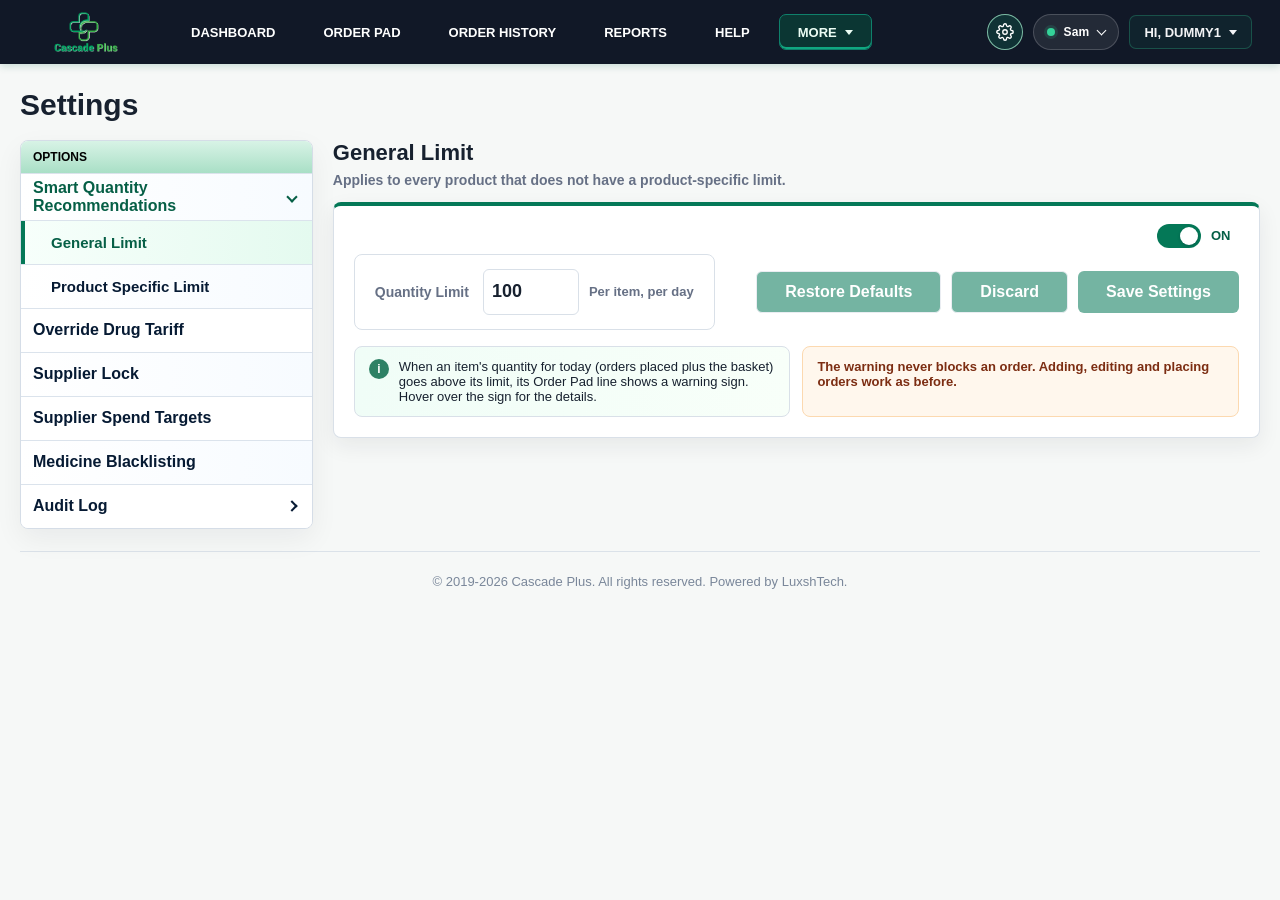
<file: settings.html>
<!doctype html>
<html lang="en">

<head>
  <meta charset="utf-8" />
  <meta name="viewport" content="width=device-width, initial-scale=1" />
  <title>CASCADE Settings</title>
  <style>
    :root {
      --green: #047857;
      --green-dark: #065f46;
      --green-soft: #ecfdf5;
      --table-header-gradient: linear-gradient(180deg, #d8f3e6 0%, #a9dfc6 100%);
      --row-alt-gradient: linear-gradient(90deg, #ffffff 0%, #f7fbff 100%);
      --row-active-gradient: linear-gradient(90deg, #f7fffb 0%, #e4faef 100%);
      --ink: #17212f;
      --muted: #667085;
      --line: #d9e0e8;
      --soft: #f6f8fa;
      --app-bg: #f6f8f7;
      --panel: #ffffff;
      --red: #c24132;
      --red-soft: #fff1f0;
      --shadow: 0 18px 44px rgba(23, 33, 47, 0.14);
      --amber: #b45309;
      --amber-soft: #fff7ed;
      --amber-line: #fcd9b0;
      /* Supplier Lock: same slate as the LOCKED tag in the Order Pad Edit Product (styles.css). */
      --lock: #475569;
      font-family: "Segoe UI", Arial, sans-serif;
    }

    * {
      box-sizing: border-box;
    }

    [hidden] {
      display: none !important;
    }

    body {
      margin: 0;
      min-width: 320px;
      color: var(--ink);
      background: var(--app-bg);
      background-attachment: fixed;
      background-size: cover;
      background-position: center bottom;
    }

    button,
    input,
    select {
      font: inherit;
    }

    button {
      cursor: pointer;
    }

    button:disabled,
    button[aria-disabled="true"] {
      cursor: not-allowed;
      opacity: 0.55;
    }

    /* Override confirmation: the button the arrow keys are on is always outlined. */
    #confirmDialog .modal-footer button:focus {
      outline: 2px solid var(--green);
      outline-offset: 2px;
    }

    .app-shell {
      min-height: 100vh;
    }

    .topbar {
      min-height: 64px;
      display: grid;
      grid-template-columns: auto minmax(0, 1fr) auto;
      align-items: center;
      gap: 22px;
      padding: 0 24px;
      color: #fff;
      background: #111827;
      box-shadow: 0 2px 8px rgba(6, 95, 70, 0.2);
    }

    .brand {
      display: inline-flex;
      align-items: center;
    }

    .brand-logo {
      width: auto;
      height: 48px;
      max-width: 124px;
      object-fit: contain;
    }

    .main-nav {
      display: flex;
      align-items: flex-end;
      gap: 8px;
      align-self: stretch;
      overflow: visible;
    }

    .main-nav a,
    .main-nav button,
    .profile-button {
      min-height: 44px;
      border: 0;
      border-radius: 8px 8px 0 0;
      padding: 0 16px;
      display: inline-flex;
      align-items: center;
      justify-content: center;
      color: #fff;
      background: transparent;
      font-size: 13px;
      font-weight: 800;
      text-decoration: none;
      text-transform: uppercase;
      text-align: center;
      white-space: nowrap;
    }

    .main-nav a.active,
    .main-nav a:hover,
    .main-nav button.active,
    .main-nav button:hover,
    .nav-more.active>.more-toggle,
    .nav-more:hover>.more-toggle,
    .nav-more:focus-within>.more-toggle {
      color: var(--green);
      background: #fff;
    }

    .main-nav a.active,
    .main-nav button.active,
    .nav-more.active {
      position: relative;
      margin-top: 12px;
    }

    .nav-more {
      position: relative;
      display: inline-flex;
      align-items: flex-end;
    }

    .more-toggle {
      gap: 8px;
    }

    .more-toggle::after {
      content: "";
      width: 0;
      height: 0;
      border-left: 4px solid transparent;
      border-right: 4px solid transparent;
      border-top: 5px solid currentColor;
    }

    .more-menu {
      position: absolute;
      top: calc(100% - 1px);
      left: 0;
      z-index: 30;
      min-width: 178px;
      display: none;
      flex-direction: column;
      gap: 4px;
      padding: 8px;
      border-radius: 0 0 8px 8px;
      background: #fff;
      box-shadow: 0 16px 34px rgba(15, 23, 42, 0.2);
    }

    .nav-more:hover .more-menu,
    .nav-more:focus-within .more-menu {
      display: flex;
    }

    .main-nav .more-menu a {
      position: static;
      min-height: 38px;
      border-radius: 6px;
      margin-top: 0;
      padding: 0 12px;
      color: var(--ink);
      background: transparent;
    }

    .main-nav .more-menu a:hover,
    .main-nav .more-menu a:focus-visible,
    .main-nav .more-menu a.active {
      color: #fff;
      background: var(--green);
    }

    .profile-button {
      min-height: 36px;
      gap: 8px;
      border-radius: 999px;
      border: 1px solid rgba(255, 255, 255, 0.16);
      color: #fff;
      background: rgba(255, 255, 255, 0.08);
    }

    .profile-button::after {
      content: "";
      width: 8px;
      height: 8px;
      border-right: 1.5px solid currentColor;
      border-bottom: 1.5px solid currentColor;
      transform: translateY(-2px) rotate(45deg);
    }

    .account-menu {
      position: relative;
      justify-self: end;
    }

    .account-dropdown {
      position: absolute;
      top: calc(100% + 8px);
      right: 0;
      z-index: 60;
      width: min(232px, calc(100vw - 24px));
      display: none;
      flex-direction: column;
      padding: 8px 0;
      border-radius: 8px;
      color: rgba(255, 255, 255, 0.9);
      background: #0f1726;
      box-shadow: 0 12px 24px rgba(15, 23, 42, 0.28);
    }

    .account-menu.is-open .account-dropdown {
      display: flex;
    }

    .account-dropdown::before {
      content: "";
      position: absolute;
      top: -9px;
      right: 18px;
      width: 18px;
      height: 18px;
      background: #0f1726;
      border-radius: 3px 0 0 0;
      transform: rotate(45deg);
    }

    .account-menu-item {
      min-height: 50px;
      display: flex;
      align-items: center;
      gap: 16px;
      border: 0;
      padding: 0 16px;
      color: rgba(255, 255, 255, 0.86);
      background: transparent;
      font-size: 12px;
      font-weight: 700;
      letter-spacing: 1.8px;
      text-align: left;
      text-transform: uppercase;
    }

    .account-menu-item:hover,
    .account-menu-item:focus-visible {
      color: #fff;
      background: rgba(255, 255, 255, 0.06);
      outline: 0;
    }

    .account-menu-item svg {
      width: 22px;
      height: 22px;
      flex: 0 0 auto;
      stroke: currentColor;
      stroke-width: 1.6;
      stroke-linecap: round;
      stroke-linejoin: round;
      fill: none;
    }

    .account-menu-separator {
      height: 1px;
      margin: 8px 0;
      background: rgba(255, 255, 255, 0.18);
    }

    .workspace {
      max-width: 1420px;
      margin: 0 auto;
      padding: 24px 20px 40px;
    }

    .site-footer {
      margin-top: 22px;
      border-top: 1px solid rgba(217, 224, 232, 0.9);
      padding: 22px 0 2px;
      color: #7a879a;
      font-size: 13px;
      text-align: center;
    }

    .page-heading {
      display: flex;
      justify-content: space-between;
      align-items: center;
      gap: 18px;
      margin-bottom: 18px;
    }

    .heading-copy {
      display: flex;
      align-items: baseline;
      gap: 14px;
      flex-wrap: wrap;
    }

    h1,
    h2,
    p {
      margin-top: 0;
    }

    h1 {
      margin-bottom: 0;
      font-size: 30px;
      line-height: 1.12;
    }

    h2 {
      margin-bottom: 0;
      font-size: 18px;
      line-height: 1.25;
    }

    .eyebrow {
      margin: 0 0 5px;
      color: var(--green);
      font-size: 12px;
      font-weight: 900;
      text-transform: uppercase;
    }

    .subheading {
      margin: 0;
      color: var(--muted);
      font-weight: 600;
    }

    .primary-action {
      min-height: 42px;
      border: 0;
      border-radius: 6px;
      padding: 0 28px;
      color: #fff;
      background: var(--green);
      font-weight: 700;
      text-transform: capitalize;
      white-space: nowrap;
    }

    .secondary-action {
      min-height: 42px;
      border: 1px solid var(--line);
      border-radius: 6px;
      padding: 0 28px;
      color: #ffffff;
      background: #047857;
      font-weight: 700;
      text-transform: capitalize;
    }

    .toast-region {
      position: fixed;
      z-index: 90;
      top: 18px;
      right: 18px;
      display: grid;
      gap: 10px;
    }

    .toast {
      width: min(360px, calc(100vw - 36px));
      border-left: 4px solid var(--green);
      border-radius: 8px;
      padding: 14px 16px;
      background: #fff;
      box-shadow: var(--shadow);
      font-weight: 800;
      transition: opacity 180ms ease, transform 180ms ease;
    }

    dialog {
      border: 0;
      padding: 0;
      background: transparent;
    }

    dialog::backdrop {
      background: rgba(17, 24, 39, 0.48);
    }

    .modal-panel {
      width: min(440px, calc(100vw - 32px));
      overflow: hidden;
      border: 1px solid var(--line);
      border-radius: 8px;
      background: #fff;
      box-shadow: var(--shadow);
    }

    .modal-header,
    .modal-body,
    .modal-footer {
      padding: 18px 22px;
    }

    .modal-header {
      display: flex;
      justify-content: space-between;
      gap: 16px;
      border-bottom: 1px solid var(--line);
    }

    .modal-body {
      display: grid;
      gap: 12px;
      background: #f8fafc;
      text-align: center;
    }

    .modal-footer {
      display: flex;
      justify-content: center;
      gap: 10px;
      border-top: 1px solid var(--line);
    }

    .warning-icon {
      width: 70px;
      height: 70px;
      display: grid;
      place-items: center;
      margin: 0 auto 12px;
      border: 3px solid #ffb982;
      border-radius: 999px;
      color: #ff9d57;
      font-size: 42px;
      font-weight: 300;
      line-height: 1;
    }

    @media (max-width: 860px) {
      .topbar {
        grid-template-columns: 1fr;
        padding: 14px;
      }

      .main-nav {
        align-items: center;
        flex-wrap: wrap;
      }

      .main-nav a,
      .main-nav button {
        min-height: 36px;
        border-radius: 8px;
      }

      .main-nav a.active,
      .main-nav button.active,
      .nav-more.active {
        margin-top: 0;
      }

      .page-heading {
        align-items: stretch;
        flex-direction: column;
      }
    }

    /* ---------- Settings ---------- */
    .panel {
      margin-bottom: 18px;
      border: 1px solid var(--line);
      border-radius: 8px;
      background: var(--panel);
      box-shadow: 0 8px 22px rgba(23, 33, 47, 0.07);
    }

    .panel.accent {
      border-top: 4px solid var(--green);
    }

    .panel-header {
      display: flex;
      justify-content: space-between;
      align-items: flex-start;
      gap: 18px;
      padding: 18px 20px 0;
    }

    .panel-header p.subheading {
      margin-top: 6px;
      max-width: 860px;
      font-size: 14px;
    }

    .panel-body {
      padding: 18px 20px 20px;
    }

    .meta-label {
      color: var(--muted);
      font-size: 13px;
      font-weight: 700;
      text-transform: capitalize;
    }

    h3 {
      margin: 0;
      font-size: 15px;
      font-weight: 700;
    }

    /* Split view (same pattern as Order History) */
    .settings-layout {
      display: grid;
      grid-template-columns: minmax(260px, 0.24fr) minmax(0, 0.76fr);
      gap: 20px;
      align-items: start;
    }

    .settings-list-card {
      position: sticky;
      top: 16px;
      overflow: hidden;
      border: 1px solid #d5dde7;
      border-radius: 8px;
      background: #fff;
      box-shadow: 0 10px 28px rgba(17, 24, 39, 0.06);
    }

    .settings-list-table {
      width: 100%;
      border-collapse: collapse;
    }

    .settings-list-table th {
      padding: 9px 12px;
      color: #000;
      background: var(--table-header-gradient);
      font-size: 12px;
      font-weight: 900;
      text-align: left;
      text-transform: uppercase;
      white-space: nowrap;
    }

    .settings-list-table td {
      padding: 5px 12px;
      border-top: 1px solid #dbe3ec;
      color: #061a33;
      font-size: 16px;
      vertical-align: middle;
    }

    .settings-row {
      height: 44px;
      background: #fff;
      cursor: pointer;
      transition: background 150ms ease, box-shadow 150ms ease;
    }

    .settings-row:nth-child(odd) {
      background: var(--row-alt-gradient);
    }

    .settings-row:hover,
    .settings-row:focus-visible {
      background: var(--row-active-gradient);
      outline: 0;
    }

    .settings-row.selected {
      background: var(--row-active-gradient);
      box-shadow: inset 4px 0 0 var(--green);
    }

    .settings-row td:first-child {
      font-weight: 700;
    }

    .settings-row.selected td:first-child {
      color: var(--green-dark);
    }

    .settings-detail {
      min-width: 0;
    }

    .settings-detail .panel:last-child {
      margin-bottom: 0;
    }

    /* Override DT: override limit tiles */
    .override-options {
      display: grid;
      grid-template-columns: repeat(6, minmax(0, 1fr));
      gap: 14px;
      margin: 0;
      padding: 0;
      border: 0;
      min-width: 0;
    }

    .override-options legend {
      margin-bottom: 10px;
      padding: 0;
      color: #047857;
      font-size: 13px;
      font-weight: 700;
      text-transform: capitalize;
    }

    .override-tile {
      position: relative;
      display: grid;
      gap: 6px;
      min-height: 88px;
      border: 1px solid var(--line);
      border-radius: 8px;
      padding: 14px;
      background: #fff;
      cursor: pointer;
      transition: border-color 160ms ease, box-shadow 160ms ease, background-color 160ms ease;
    }

    .override-tile:hover {
      border-color: rgba(4, 120, 87, 0.45);
    }

    .override-tile input[type="radio"] {
      position: absolute;
      opacity: 0;
      pointer-events: none;
    }

    .override-tile .tile-value {
      font-size: 22px;
      font-weight: 700;
      line-height: 2.0;
    }

    .override-tile .tile-note {
      color: var(--muted);
      font-size: 13px;
      font-weight: 600;
    }

    .override-tile .tile-check {
      position: absolute;
      top: 12px;
      right: 12px;
      width: 18px;
      height: 18px;
      border: 2px solid var(--line);
      border-radius: 999px;
      background: #fff;
    }

    .override-tile:has(input[type="radio"]:checked) {
      border-color: var(--green);
      background: var(--row-active-gradient);
      box-shadow: 0 0 0 3px rgba(4, 120, 87, 0.12);
    }

    .override-tile:has(input[type="radio"]:checked) .tile-value {
      color: var(--green-dark);
    }

    .override-tile:has(input[type="radio"]:checked) .tile-check {
      border-color: var(--green);
      background: radial-gradient(circle, var(--green) 0 4px, #fff 5px);
    }

    .override-tile:has(input:focus-visible) {
      outline: 2px solid var(--green);
      outline-offset: 2px;
    }

    .saved-tag {
      position: absolute;
      top: 14px;
      right: 38px;
      color: var(--green);
      font-size: 10px;
      font-weight: 700;
      text-transform: uppercase;
    }

    .custom-field {
      display: flex;
      align-items: center;
      gap: 6px;
    }

    .custom-field input {
      width: 88px;
      min-height: 34px;
      border: 1px solid var(--line);
      border-radius: 6px;
      padding: 0 8px;
      color: var(--ink);
      background: #fff;
      font-size: 15px;
      font-weight: 700;
      outline: none;
    }

    .custom-field input:focus {
      border-color: rgba(4, 120, 87, 0.65);
      box-shadow: 0 0 0 3px rgba(4, 120, 87, 0.12);
    }

    .custom-field input[aria-invalid="true"] {
      border-color: var(--red);
      box-shadow: 0 0 0 3px rgba(194, 65, 50, 0.12);
    }

    .custom-field span {
      color: var(--muted);
      font-size: 15px;
      font-weight: 800;
    }

    .field-error {
      margin: 8px 0 0;
      color: var(--red);
      font-size: 13px;
      font-weight: 600;
    }

    /* Override DT example strip: caption left, calculation right */
    .formula-strip {
      display: flex;
      align-items: center;
      flex-wrap: wrap;
      gap: 10px 14px;
      margin-top: 16px;
      border: 1px solid rgba(4, 120, 87, 0.18);
      border-radius: 8px;
      padding: 12px 16px;
      background: #fbfefd;
      font-size: 14px;
    }

    .formula-caption {
      color: var(--muted);
      font-weight: 600;
    }

    .formula-calc {
      display: flex;
      align-items: center;
      flex-wrap: wrap;
      gap: 10px 14px;
      margin-left: auto;
    }

    .formula-part {
      display: grid;
      gap: 2px;
    }

    .formula-part .meta-label {
      color: #047857;
    }

    .formula-part strong {
      font-size: 16px;
    }

    .formula-part.result strong {
      color: var(--green-dark);
    }

    .formula-operator {
      color: var(--muted);
      font-size: 18px;
      font-weight: 700;
    }

    /* Actions under the threshold fields and the override example */
    .settings-actions {
      display: flex;
      align-items: center;
      justify-content: flex-end;
      flex-wrap: wrap;
      gap: 10px;
      margin-top: 16px;
    }

    .unsaved-flag {
      min-height: 22px;
      display: inline-flex;
      align-items: center;
      border-radius: 999px;
      padding: 0 10px;
      color: var(--amber);
      background: var(--amber-soft);
      font-size: 13px;
      font-weight: 700;
      text-transform: capitalize;
    }

    /* Notes */
    .notes-row {
      display: grid;
      grid-template-columns: 1fr 1fr;
      gap: 12px;
      margin-top: 16px;
    }

    .info-note,
    .warning-note {
      margin: 0;
      border-radius: 8px;
      padding: 12px 14px;
      font-size: 13px;
    }

    /* Same look as the Help & Support "Need urgent help?" box: light green shading, filled green "i". */
    .info-note {
      display: flex;
      align-items: flex-start;
      gap: 10px;
      border: 1px solid var(--line);
      color: var(--ink);
      background: linear-gradient(90deg, #f0fdf7 0%, #f8fff9 100%);
    }

    .info-note::before {
      content: "i";
      flex: 0 0 auto;
      display: inline-grid;
      place-items: center;
      width: 20px;
      height: 20px;
      border-radius: 999px;
      color: #ffffff;
      background: #2e8165;
      font-size: 12px;
      font-weight: 900;
      line-height: 1;
    }

    .warning-note {
      border: 1px solid var(--amber-line);
      color: #7c2d12;
      background: var(--amber-soft);
      font-weight: 600;
    }

    /* DT Override icon: same box, size, font and colours as the DT tag in Order Pad and Order History (styles.css). */
    .override-pill {
      position: relative;
      overflow: hidden;
      display: inline-flex;
      align-items: center;
      justify-content: center;
      min-height: 16px;
      border-radius: 4px;
      padding: 0 3px;
      color: #b45309;
      background: #fff7ed;
      box-shadow: inset 0 0 0 1px #fcd9b0;
      font-size: 9px;
      font-weight: 700;
      letter-spacing: 0.01em;
      line-height: 1.35;
      text-transform: uppercase;
      white-space: nowrap;
      /* Sits on the same line as the note text, centred on its capitals rather than dropping below them. */
      vertical-align: text-bottom;
      cursor: help;
    }

    .dt-cross {
      position: absolute;
      inset: 0;
      width: 100%;
      height: 100%;
      overflow: hidden;
      pointer-events: none;
    }

    .dt-cross line {
      stroke: currentColor;
      stroke-width: 1;
      shape-rendering: geometricPrecision;
    }

    /* Data tables */
    .table-shell {
      overflow-x: auto;
      border: 1px solid var(--line);
      border-radius: 8px;
      background: #fff;
    }

    .data-table {
      width: 100%;
      min-width: 560px;
      border-collapse: collapse;
    }

    .data-table th,
    .data-table td {
      border-bottom: 1px solid var(--line);
      text-align: left;
    }

    .data-table th {
      padding: 9px 12px;
      color: #000;
      background: var(--table-header-gradient);
      font-size: 13px;
      font-weight: 800;
      text-transform: uppercase;
    }

    .data-table td {
      height: 40px;
      padding: 5px 12px;
    }

    .data-table tbody tr:nth-child(odd) {
      background: var(--row-alt-gradient);
    }

    .data-table tbody tr:last-child td {
      border-bottom: 0;
    }

    /* Show entries + pagination footer (same as the Out Of Stock page) */
    .table-footer {
      display: flex;
      justify-content: space-between;
      align-items: center;
      gap: 16px;
      margin-top: 14px;
      border: 1px solid var(--line);
      border-radius: 8px;
      padding: 10px 14px;
      background: #fff;
      font-size: 15px;
    }

    .entries-control {
      display: inline-flex;
      align-items: center;
      gap: 5px;
      color: var(--ink);
      font-size: 13px;
      font-weight: 500;
      white-space: nowrap;
    }

    .entries-control span {
      color: var(--ink);
      font-size: 13px;
      font-weight: 500;
      text-transform: none;
    }

    .entries-control select {
      width: auto;
      min-height: 28px;
      border: 1px solid var(--line);
      border-radius: 4px;
      padding: 0 24px 0 6px;
      color: var(--ink);
      background: #fff;
      font-size: 13px;
    }

    .pagination {
      display: inline-flex;
      align-items: center;
      gap: 8px;
    }

    .pagination button {
      min-width: 34px;
      min-height: 34px;
      border: 1px solid var(--line);
      border-radius: 6px;
      color: var(--ink);
      background: #fff;
      font-weight: 900;
    }

    .pagination button.active {
      border-color: var(--green);
      color: #fff;
      background: var(--green);
    }

    /* Confirm dialog extras */
    .modal-panel {
      width: min(480px, calc(100vw - 32px));
    }

    .ack-label {
      display: flex;
      align-items: flex-start;
      gap: 10px;
      font-size: 14px;
      font-weight: 600;
      text-align: left;
      cursor: pointer;
    }

    .ack-label input {
      width: 18px;
      height: 18px;
      min-height: 18px;
      margin: 2px 0 0;
      accent-color: var(--green);
    }

    /* Daily Threshold: generic threshold tiles */
    /* The quantity box is only as wide as its content. */
    .threshold-fields {
      display: flex;
      flex-wrap: wrap;
      align-items: flex-start;
      gap: 14px;
    }

    /* General Limit card: label, number box and "Per item, per day" on one line. */
    .threshold-field {
      display: flex;
      align-items: center;
      gap: 14px;
      border: 1px solid var(--line);
      border-radius: 8px;
      padding: 14px 20px;
      background: #fff;
      transition: border-color 160ms ease, box-shadow 160ms ease, background-color 160ms ease;
    }

    .threshold-field .meta-label {
      font-size: 14px;
      white-space: nowrap;
    }

    /* Sized for 4 digits. */
    .threshold-field .custom-field input.threshold-input {
      width: 96px;
      min-height: 46px;
      height: 46px;
      font-size: 18px;
    }

    .threshold-field:focus-within {
      border-color: var(--green);
      background: var(--row-active-gradient);
      box-shadow: 0 0 0 3px rgba(4, 120, 87, 0.12);
    }

    .threshold-field.is-off {
      opacity: 0.55;
    }

    /* General threshold on/off switch */
    .threshold-switch {
      position: relative;
      flex: 0 0 auto;
      display: inline-flex;
      align-items: center;
      gap: 10px;
      color: var(--muted);
      font-size: 13px;
      font-weight: 900;
      text-transform: uppercase;
      cursor: pointer;
    }

    .threshold-switch input {
      position: absolute;
      width: 1px;
      height: 1px;
      opacity: 0;
    }

    .switch-track {
      position: relative;
      width: 44px;
      height: 24px;
      border-radius: 999px;
      background: #cbd5e1;
      transition: background-color 160ms ease;
    }

    .switch-track::after {
      content: "";
      position: absolute;
      top: 3px;
      left: 3px;
      width: 18px;
      height: 18px;
      border-radius: 999px;
      background: #fff;
      box-shadow: 0 1px 3px rgba(15, 23, 42, 0.25);
      transition: transform 160ms ease;
    }

    .threshold-switch input:checked+.switch-track {
      background: var(--green);
    }

    .threshold-switch input:checked+.switch-track::after {
      transform: translateX(20px);
    }

    .threshold-switch input:checked~.switch-label {
      color: var(--green-dark);
    }

    .threshold-switch input:focus-visible+.switch-track {
      outline: 2px solid var(--green);
      outline-offset: 2px;
    }

    .switch-label {
      min-width: 28px;
    }

    @media (prefers-reduced-motion: reduce) {

      .switch-track,
      .switch-track::after {
        transition: none;
      }
    }

    /* Switches show their saved position on page load; they only slide once the page has been drawn. */
    body:not(.switches-ready) .switch-track,
    body:not(.switches-ready) .switch-track::after {
      transition: none;
    }

    .field-note {
      color: var(--muted);
      font-size: 13px;
      font-weight: 600;
    }

    .custom-field input.threshold-input {
      width: 96px;
    }

    /* Quantity threshold boxes: no up/down arrows; the keyboard arrow keys still change them. */
    #genericQuantity,
    #productQuantity {
      -moz-appearance: textfield;
      appearance: textfield;
    }

    #genericQuantity::-webkit-outer-spin-button,
    #genericQuantity::-webkit-inner-spin-button,
    #productQuantity::-webkit-outer-spin-button,
    #productQuantity::-webkit-inner-spin-button {
      margin: 0;
      -webkit-appearance: none;
    }

    /* "Per item, per day" sits to the right of the quantity box. */
    .custom-field .field-note {
      margin-left: 4px;
      font-size: 13px;
      font-weight: 600;
      white-space: nowrap;
    }

    /* Settings list: Daily Threshold group with its two sub-items */
    .settings-group-label {
      display: flex;
      align-items: center;
      justify-content: space-between;
      gap: 10px;
    }

    .settings-group-chevron {
      flex: 0 0 auto;
      width: 8px;
      height: 8px;
      margin-right: 4px;
      border-right: 2px solid currentColor;
      border-bottom: 2px solid currentColor;
      transform: rotate(-45deg);
    }

    .settings-group.open .settings-group-chevron {
      transform: rotate(45deg);
    }

    .settings-group.active td:first-child {
      color: var(--green-dark);
    }

    .settings-list-table .settings-subrow td {
      padding-left: 30px;
      font-size: 15px;
    }

    .settings-list-table .settings-subrow td:first-child {
      font-weight: 700;
    }

    .threshold-search {
      position: relative;
      display: grid;
      min-width: 260px;
      max-width: 460px;
    }

    .threshold-search input {
      min-height: 38px;
      border: 1px solid var(--line);
      border-radius: 6px;
      padding: 0 12px;
      color: var(--ink);
      background: #fff;
      font-size: 15px;
      font-weight: 600;
      outline: none;
    }

    .threshold-search input:focus {
      border-color: rgba(4, 120, 87, 0.65);
      box-shadow: 0 0 0 3px rgba(4, 120, 87, 0.12);
    }

    /* Product search results: same look as the Order Pad search results */
    .threshold-results {
      position: absolute;
      top: calc(100% + 6px);
      left: 0;
      z-index: 25;
      width: 100%;
      max-height: 320px;
      display: flex;
      flex-direction: column;
      border: 1px solid rgba(4, 120, 87, 0.22);
      border-radius: 8px;
      overflow: auto;
      background: #fff;
      box-shadow: 0 16px 34px rgba(15, 23, 42, 0.2);
    }

    .threshold-results:empty {
      display: none;
    }

    .threshold-result {
      min-height: 42px;
      flex: 0 0 auto;
      display: flex;
      align-items: center;
      justify-content: space-between;
      gap: 12px;
      border: 0;
      border-bottom: 1px solid rgba(217, 224, 232, 0.78);
      padding: 0 14px;
      color: var(--ink);
      background: #fff;
      text-align: left;
    }

    .threshold-result:last-child {
      border-bottom: 0;
    }

    .threshold-result:hover,
    .threshold-result.active {
      color: var(--green-dark);
      background: var(--green-soft);
    }

    .threshold-result strong {
      font-size: 14px;
      line-height: 1.3;
    }

    .threshold-result span {
      flex: 0 0 auto;
      color: var(--muted);
      font-size: 13px;
      font-weight: 700;
      text-transform: capitalize;
    }

    .threshold-results-empty {
      padding: 12px 14px;
      color: var(--muted);
      font-size: 13px;
      font-weight: 600;
    }

    .threshold-hint {
      margin: 10px 0 16px;
      color: var(--muted);
      font-size: 13px;
      font-weight: 600;
    }

    /* Product Specific Limit: the Add/Update line is the last line of the table, on one flat light-green tint. */
    .table-shell.is-adding {
      overflow: visible;
    }

    .data-table tbody.threshold-add-line tr,
    .data-table tbody.threshold-add-line tr:nth-child(odd) {
      background: #f2fbf6;
    }

    .threshold-add-line tr:first-child td {
      border-top: 2px solid rgba(4, 120, 87, 0.28);
      border-bottom: 0;
      padding-block: 10px;
    }

    .data-table.threshold-table .threshold-add-message td {
      height: auto;
      padding: 0 12px 10px;
      white-space: normal;
    }

    .threshold-add-message .field-error {
      margin: 0 0 4px;
    }

    .threshold-add-message .threshold-hint {
      margin: 0;
    }

    .threshold-add-line .custom-field input.threshold-input {
      width: 120px;
      min-height: 38px;
      height: 38px;
    }

    .threshold-editor-actions {
      display: flex;
      justify-content: flex-end;
      gap: 10px;
    }

    .threshold-editor-actions button {
      min-height: 38px;
    }

    /* "+ Add/Update Product" link-style button under the table. */
    .add-limit-button {
      display: inline-flex;
      align-items: center;
      gap: 6px;
      margin-top: 12px;
      border: 0;
      padding: 4px 0;
      color: var(--green);
      background: none;
      font-size: 15px;
      font-weight: 700;
    }

    .add-limit-button svg {
      width: 18px;
      height: 18px;
      fill: none;
      stroke: currentColor;
      stroke-width: 2.2;
      stroke-linecap: round;
    }

    .add-limit-button:not(:disabled):hover,
    .add-limit-button:focus-visible {
      text-decoration: underline;
      outline: 0;
    }

    .add-limit-button:disabled {
      color: var(--muted);
    }

    /* Quantity Limit column: pencil before the value, and the inline editor it opens. */
    .limit-cell {
      display: inline-flex;
      align-items: center;
      gap: 10px;
    }

    .limit-edit-button {
      width: 26px;
      height: 26px;
      display: grid;
      place-items: center;
      border: 1px solid rgba(4, 120, 87, 0.28);
      border-radius: 6px;
      padding: 0;
      color: var(--green);
      background: var(--green-soft);
      font-size: 14px;
      font-weight: 900;
      line-height: 1;
    }

    .limit-edit-button:hover,
    .limit-edit-button:focus-visible {
      color: #fff;
      background: var(--green);
      outline: 0;
    }

    .limit-inline-editor {
      display: inline-flex;
      align-items: center;
      gap: 6px;
    }

    .limit-inline-editor input {
      width: 72px;
      height: 30px;
      border: 1px solid var(--line);
      border-radius: 6px;
      padding: 0 6px;
      color: var(--ink);
      background: #fff;
      font-size: 15px;
      font-weight: 700;
      text-align: center;
      outline: none;
      -moz-appearance: textfield;
      appearance: textfield;
    }

    .limit-inline-editor input::-webkit-outer-spin-button,
    .limit-inline-editor input::-webkit-inner-spin-button {
      margin: 0;
      -webkit-appearance: none;
    }

    .limit-inline-editor input:focus {
      border-color: rgba(4, 120, 87, 0.65);
      box-shadow: 0 0 0 3px rgba(4, 120, 87, 0.12);
    }

    .limit-inline-editor input[aria-invalid="true"] {
      border-color: var(--red);
      box-shadow: 0 0 0 3px rgba(194, 65, 50, 0.12);
    }

    .limit-inline-save,
    .limit-inline-cancel {
      width: 30px;
      height: 28px;
      display: grid;
      place-items: center;
      border: 0;
      border-radius: 4px;
      padding: 0;
      color: #fff;
      font-size: 16px;
      font-weight: 900;
      line-height: 1;
    }

    .limit-inline-save {
      background: var(--green);
    }

    .limit-inline-cancel {
      background: var(--red);
    }

    .data-table.threshold-table .limit-error-row td {
      height: auto;
      padding: 0 12px 8px;
      white-space: normal;
    }

    .limit-error-row .field-error {
      margin: 0;
    }

    /* Actions column: one red delete icon per row. */
    .row-actions {
      display: flex;
      justify-content: flex-end;
    }

    .delete-icon-button {
      width: 34px;
      height: 34px;
      display: grid;
      place-items: center;
      border: 1px solid #f3c6c0;
      border-radius: 6px;
      padding: 0;
      color: var(--red);
      background: var(--red-soft);
    }

    .delete-icon-button svg {
      width: 18px;
      height: 18px;
      fill: none;
      stroke: currentColor;
      stroke-width: 2;
      stroke-linecap: round;
      stroke-linejoin: round;
    }

    .delete-icon-button:hover,
    .delete-icon-button:focus-visible {
      border-color: var(--red);
      color: #fff;
      background: var(--red);
      outline: 0;
    }

    .primary-action.danger {
      background: var(--red);
    }

    .threshold-name {
      min-width: 150px;
      font-weight: 700;
    }

    .threshold-table th,
    .threshold-table td:not(.threshold-name) {
      white-space: nowrap;
    }

    .threshold-table td {
      padding-block: 8px;
    }

    .changed-date,
    .changed-by {
      display: block;
    }

    .changed-by {
      color: var(--muted);
      font-size: 12px;
      font-weight: 600;
    }

    .visually-hidden {
      position: absolute;
      width: 1px;
      height: 1px;
      overflow: hidden;
      clip: rect(0 0 0 0);
      white-space: nowrap;
    }

    /* General / Product Specific Threshold: heading and sub-heading on top, then the green-topped panel,
       the same order and heading size as the Audit Log screen. */
    .settings-view {
      display: grid;
      gap: 14px;
    }

    .settings-view-heading {
      display: flex;
      justify-content: space-between;
      align-items: flex-start;
      gap: 18px;
    }

    .settings-view-heading h2 {
      font-size: 22px;
      line-height: 1.2;
    }

    .settings-view-heading .subheading {
      margin-top: 6px;
      max-width: 860px;
      font-size: 14px;
    }

    /* General Limit: the On/Off switch alone at the top right, inside the panel. */
    .generic-switch-row {
      display: flex;
      justify-content: flex-end;
      margin-bottom: 6px;
    }

    /* General Limit: the Quantity Limit card on the left and the buttons on the right, on one centred row. */
    .generic-top-row {
      display: flex;
      justify-content: space-between;
      align-items: center;
      flex-wrap: wrap;
      gap: 18px;
    }

    .generic-top-row .settings-actions {
      position: relative;
      margin-top: 0;
    }

    /* "Unsaved Changes" sits under Save Settings without moving the buttons. */
    .generic-top-row .unsaved-flag {
      position: absolute;
      top: calc(100% + 6px);
      right: 0;
      white-space: nowrap;
    }

    .generic-top-row:has(.unsaved-flag:not([hidden])) {
      margin-bottom: 26px;
    }

    /* Audit Log: filters, table and paging inside one panel, like Product Specific Threshold. */
    .audit-panel .panel-body {
      display: grid;
      gap: 14px;
    }

    .audit-panel .audit-toolbar {
      padding: 0;
      border: 0;
      border-radius: 0;
      background: none;
      box-shadow: none;
    }

    .audit-panel .table-footer {
      margin-top: 0;
    }

    /* Audit Log: heading and sub-heading, then the filters, then the table (same as Out Of Stock) */
    .audit-view {
      display: grid;
      gap: 14px;
    }

    .audit-heading {
      display: block;
    }

    .audit-heading h2 {
      font-size: 22px;
      line-height: 1.2;
    }

    /* Same spacing under the heading as General and Product Specific Threshold. */
    .audit-heading .subheading {
      margin-top: 6px;
      font-size: 14px;
    }

    .audit-toolbar {
      display: grid;
      grid-template-columns: minmax(0, 1fr) minmax(0, 1fr) minmax(0, 1.15fr) auto;
      gap: 22px;
      align-items: end;
      padding: 16px;
      border: 1px solid var(--line);
      border-top: 4px solid var(--green);
      border-radius: 8px;
      background: var(--panel);
      box-shadow: 0 8px 22px rgba(23, 33, 47, 0.07);
    }

    .audit-toolbar label {
      display: grid;
      grid-template-columns: auto minmax(0, 1fr);
      align-items: center;
      gap: 16px;
    }

    .audit-toolbar label span {
      color: var(--muted);
      font-size: 12px;
      font-weight: 800;
      text-transform: uppercase;
    }

    .audit-toolbar input,
    .audit-toolbar select {
      width: 100%;
      min-height: 44px;
      border: 1px solid var(--line);
      border-radius: 6px;
      padding: 0 12px;
      color: var(--ink);
      background: #fff;
      outline: none;
    }

    .audit-toolbar input:focus,
    .audit-toolbar select:focus {
      border-color: rgba(4, 120, 87, 0.65);
      box-shadow: 0 0 0 3px rgba(4, 120, 87, 0.12);
    }

    .audit-toolbar input[type="date"] {
      cursor: pointer;
    }

    .audit-toolbar-actions {
      display: flex;
      gap: 8px;
      align-items: center;
    }

    .audit-toolbar .icon-button {
      width: 44px;
      height: 44px;
      display: grid;
      place-items: center;
      border: 0;
      border-radius: 6px;
      color: #fff;
      background: var(--green);
    }

    .audit-toolbar .icon-button.reset {
      color: var(--green-dark);
      border: 1px solid rgba(4, 120, 87, 0.28);
      background: var(--green-soft);
    }

    .audit-toolbar .icon-button svg {
      width: 21px;
      height: 21px;
      fill: none;
      stroke: currentColor;
      stroke-width: 2;
      stroke-linecap: round;
      stroke-linejoin: round;
    }

    .audit-table th,
    .audit-table td {
      white-space: nowrap;
    }

    .audit-table .audit-product {
      white-space: normal;
      font-weight: 700;
    }

    .audit-view .threshold-hint {
      margin: 0;
    }

    /* ---------- Supplier Lock ---------- */
    .lock-icon {
      width: 14px;
      height: 14px;
      flex: 0 0 auto;
      fill: none;
      stroke: currentColor;
      stroke-width: 2.2;
      stroke-linecap: round;
      stroke-linejoin: round;
    }

    /* One line per supplier; the open scheduler sits directly under its line, so no striping. */
    .lock-table tbody tr,
    .lock-table tbody tr:nth-child(odd) {
      background: #fff;
    }

    .lock-table th:nth-child(3),
    .lock-table td:nth-child(3) {
      width: 130px;
    }

    .lock-table th:nth-child(4) {
      width: 42%;
    }

    .lock-table td {
      padding-block: 9px;
      vertical-align: middle;
    }

    /* The open line and its scheduler share one flat light-green tint (as the Product Specific Limit add line). */
    .lock-table tr.lock-row.is-open td {
      border-bottom: 0;
      background: #f2fbf6;
    }

    .lock-table tr.lock-row.is-open td:first-child {
      box-shadow: inset 4px 0 0 var(--green);
    }

    .lock-supplier-cell {
      display: flex;
      align-items: center;
      flex-wrap: wrap;
      gap: 8px;
    }

    .lock-supplier {
      font-weight: 700;
    }

    .unsaved-flag.lock-row-unsaved {
      min-height: 18px;
      padding: 0 8px;
      font-size: 11px;
    }

    .lock-muted {
      color: var(--muted);
      font-size: 13px;
      font-weight: 600;
    }

    /* Status: what is applied now (the saved lock), not the unsaved toggle. */
    .lock-status {
      min-height: 22px;
      display: inline-flex;
      align-items: center;
      gap: 5px;
      border-radius: 999px;
      padding: 0 10px;
      font-size: 12px;
      font-weight: 700;
      white-space: nowrap;
    }

    .lock-status .lock-icon {
      width: 12px;
      height: 12px;
      stroke-width: 2.4;
    }

    .lock-status--locked {
      color: #fff;
      background: var(--lock);
    }

    .lock-status--off,
    .lock-status--scheduled {
      color: var(--green-dark);
      background: var(--green-soft);
      box-shadow: inset 0 0 0 1px rgba(4, 120, 87, 0.25);
    }

    /* The LOCKED tag inside the note text. */
    .lock-status.lock-legend-pill {
      min-height: 18px;
      padding: 0 7px;
      font-size: 11px;
      vertical-align: text-bottom;
    }

    /* Schedule button: only shown while the lock is on; opens the scheduler under the line. */
    .schedule-cell {
      display: flex;
      align-items: center;
      flex-wrap: wrap;
      gap: 6px 12px;
    }

    .schedule-toggle {
      min-height: 34px;
      display: inline-flex;
      align-items: center;
      gap: 7px;
      border: 1px solid rgba(4, 120, 87, 0.28);
      border-radius: 6px;
      padding: 0 10px;
      color: var(--green-dark);
      background: var(--green-soft);
      font-size: 13px;
      font-weight: 700;
      white-space: nowrap;
    }

    .schedule-toggle .lock-icon {
      width: 16px;
      height: 16px;
    }

    .schedule-chevron {
      width: 7px;
      height: 7px;
      margin: 0 2px 3px 2px;
      border-right: 2px solid currentColor;
      border-bottom: 2px solid currentColor;
      transform: rotate(45deg);
    }

    .schedule-toggle[aria-expanded="true"] .schedule-chevron {
      margin-bottom: -3px;
      transform: rotate(-135deg);
    }

    .schedule-toggle:hover,
    .schedule-toggle:focus-visible {
      border-color: var(--green);
      outline: 0;
    }

    .schedule-toggle[aria-expanded="true"] {
      color: #fff;
      border-color: var(--green);
      background: var(--green);
    }

    .schedule-toggle.is-invalid {
      border-color: var(--red);
      color: var(--red);
      background: var(--red-soft);
    }

    .schedule-summary {
      color: var(--muted);
      font-size: 13px;
      font-weight: 600;
    }

    .schedule-summary.is-invalid {
      color: var(--red);
    }

    /* Scheduler: a light green card under the supplier line. */
    .lock-table tr.lock-schedule-row td {
      height: auto;
      padding: 0 12px 14px 16px;
      background: #f2fbf6;
      box-shadow: inset 4px 0 0 var(--green);
    }

    .lock-schedule {
      display: grid;
      gap: 16px;
      border: 1px solid rgba(4, 120, 87, 0.22);
      border-radius: 8px;
      padding: 16px;
      background: #fff;
    }

    .schedule-options {
      display: flex;
      flex-wrap: wrap;
      gap: 10px;
    }

    .schedule-option {
      position: relative;
      flex: 1 1 230px;
      min-height: 56px;
      display: flex;
      align-items: center;
      gap: 12px;
      border: 1px solid var(--line);
      border-radius: 8px;
      padding: 8px 14px;
      background: #fff;
      cursor: pointer;
      transition: border-color 160ms ease, box-shadow 160ms ease, background-color 160ms ease;
    }

    .schedule-option:hover {
      border-color: rgba(4, 120, 87, 0.45);
    }

    .schedule-option input {
      position: absolute;
      opacity: 0;
      pointer-events: none;
    }

    .option-check {
      width: 18px;
      height: 18px;
      flex: 0 0 auto;
      display: grid;
      place-items: center;
      border: 2px solid #b8c2cf;
      border-radius: 50%;
      background: #fff;
    }

    .option-check::after {
      content: "";
      width: 8px;
      height: 8px;
      border-radius: 50%;
      background: var(--green);
      opacity: 0;
    }

    .schedule-option .lock-icon {
      width: 20px;
      height: 20px;
      color: var(--green);
    }

    .schedule-option strong {
      display: block;
      font-size: 14px;
    }

    .schedule-option small {
      display: block;
      color: var(--muted);
      font-size: 12px;
      font-weight: 600;
    }

    .schedule-option:has(input:checked) {
      border-color: var(--green);
      background: var(--row-active-gradient);
      box-shadow: 0 0 0 3px rgba(4, 120, 87, 0.12);
    }

    .schedule-option:has(input:checked) .option-check {
      border-color: var(--green);
    }

    .schedule-option:has(input:checked) .option-check::after {
      opacity: 1;
    }

    .schedule-option:has(input:focus-visible) {
      outline: 2px solid var(--green);
      outline-offset: 2px;
    }

    .schedule-fields {
      display: flex;
      flex-wrap: wrap;
      align-items: flex-end;
      gap: 14px 22px;
    }

    .schedule-field {
      display: grid;
      gap: 6px;
    }

    .schedule-field>span {
      color: var(--muted);
      font-size: 13px;
      font-weight: 700;
      text-transform: uppercase;
    }

    .schedule-pair {
      display: flex;
      gap: 6px;
    }

    .schedule-field input,
    .schedule-field select {
      min-height: 38px;
      border: 1px solid var(--line);
      border-radius: 6px;
      padding: 0 10px;
      color: var(--ink);
      background: #fff;
      font-size: 14px;
      font-weight: 600;
      outline: none;
    }

    .schedule-field input[type="date"] {
      cursor: pointer;
    }

    .schedule-field input:focus,
    .schedule-field select:focus {
      border-color: rgba(4, 120, 87, 0.65);
      box-shadow: 0 0 0 3px rgba(4, 120, 87, 0.12);
    }

    .schedule-to {
      padding-bottom: 9px;
      color: var(--muted);
      font-size: 13px;
      font-weight: 700;
    }

    /* Recurring days: round buttons, white when off and Cascade green when on. */
    .day-picker {
      display: flex;
      flex-wrap: wrap;
      gap: 8px;
    }

    .day-circle {
      width: 36px;
      height: 36px;
      display: grid;
      place-items: center;
      border: 1px solid var(--line);
      border-radius: 999px;
      padding: 0;
      color: var(--ink);
      background: #fff;
      font-size: 13px;
      font-weight: 800;
      transition: background-color 140ms ease, border-color 140ms ease, color 140ms ease;
    }

    .day-circle:hover {
      border-color: var(--green);
      color: var(--green-dark);
    }

    .day-circle[aria-pressed="true"] {
      border-color: var(--green);
      color: #fff;
      background: var(--green);
      box-shadow: 0 3px 8px rgba(4, 120, 87, 0.22);
    }

    .day-circle:focus-visible {
      outline: 2px solid var(--green);
      outline-offset: 2px;
    }

    .until-control {
      min-height: 38px;
      display: flex;
      align-items: center;
      gap: 8px;
    }

    .until-control .add-limit-button {
      margin-top: 0;
      font-size: 14px;
    }

    .until-control .delete-icon-button {
      width: 38px;
      height: 38px;
    }

    .lock-schedule-footer {
      display: flex;
      justify-content: space-between;
      align-items: center;
      gap: 12px;
      border-top: 1px solid var(--line);
      padding-top: 12px;
    }

    .lock-schedule-note {
      margin: 0;
      display: flex;
      align-items: flex-start;
      gap: 8px;
      color: var(--green-dark);
      font-size: 13px;
      font-weight: 600;
    }

    .lock-schedule-note .lock-icon {
      margin-top: 2px;
    }

    .lock-schedule .field-error {
      margin: 0;
    }

    .lock-schedule-footer .secondary-action {
      min-height: 36px;
      padding: 0 22px;
    }

    /* Confirmation: one line per supplier changed. */
    .lock-change-list {
      display: grid;
      gap: 6px;
      margin: 0;
      padding: 0;
      list-style: none;
      text-align: left;
    }

    .lock-change-list li {
      display: grid;
      grid-template-columns: minmax(90px, auto) auto minmax(0, 1fr);
      align-items: center;
      gap: 10px;
      border: 1px solid var(--line);
      border-radius: 6px;
      padding: 8px 10px;
      background: #fff;
      font-size: 13px;
    }

    .lock-change-list li span:last-child {
      color: var(--muted);
      font-weight: 600;
    }

    .lock-change-action {
      min-height: 20px;
      display: inline-flex;
      align-items: center;
      justify-self: start;
      border-radius: 999px;
      padding: 0 8px;
      font-size: 11px;
      font-weight: 800;
      text-transform: uppercase;
      white-space: nowrap;
    }

    .lock-change-action.locked {
      color: #fff;
      background: var(--lock);
    }

    .lock-change-action.changed {
      color: var(--green-dark);
      background: var(--green-soft);
    }

    .lock-change-action.unlocked {
      color: var(--muted);
      background: #f1f4f7;
    }

    #lockConfirmDialog .warning-note {
      text-align: left;
    }

    /* ---------- Supplier Spend Targets ----------
       Same table, Schedule button and scheduler card as Supplier Lock. */
    .target-table th:nth-child(2),
    .target-table td:nth-child(2) {
      width: 130px;
    }

    .target-table th:nth-child(3) {
      width: 180px;
    }

    .target-table th:nth-child(4) {
      width: 50%;
    }

    /* The summary always sits on the same line as the Schedule button,
       even for the longest schedule, e.g. "Quarterly from 01/10/2026 to 31/03/2027". */
    .target-table .schedule-cell {
      flex-wrap: nowrap;
    }

    .target-table .schedule-summary {
      white-space: nowrap;
    }

    .target-amount input {
      width: 130px;
    }

    .target-amount input:disabled {
      color: var(--muted);
      background: #f6f8fa;
    }

    .target-amount-error {
      margin: 4px 0 0;
      font-size: 12px;
    }

    .lock-change-action.set {
      color: #fff;
      background: var(--green);
    }

    @media (max-width: 1100px) {
      .settings-layout {
        grid-template-columns: 1fr;
      }

      .settings-list-card {
        position: static;
      }

      .override-options {
        grid-template-columns: repeat(3, minmax(0, 1fr));
      }
    }

    @media (max-width: 860px) {

      .panel-header,
      .settings-view-heading {
        align-items: stretch;
        flex-direction: column;
      }

      .notes-row,
      .override-options {
        grid-template-columns: 1fr 1fr;
      }

      .formula-calc {
        margin-left: 0;
      }

      .table-footer {
        align-items: stretch;
        flex-direction: column;
      }

      .audit-toolbar {
        grid-template-columns: 1fr;
      }

      .audit-toolbar label {
        grid-template-columns: 1fr;
        gap: 6px;
      }

      .lock-schedule-footer {
        align-items: stretch;
        flex-direction: column;
      }

      .lock-change-list li {
        grid-template-columns: 1fr auto;
      }

      .lock-change-list li span:last-child {
        grid-column: 1 / -1;
      }
    }

    @media (max-width: 560px) {

      .notes-row,
      .override-options {
        grid-template-columns: 1fr;
      }

      .panel-header,
      .panel-body {
        padding-inline: 14px;
      }
    }
  </style>
  <link rel="stylesheet" href="navigation.css" />
</head>

<body>
  <div class="app-shell">
    <header class="topbar">
      <a class="brand" href="index.html" aria-label="CASCADE home">
        <img class="brand-logo" src="logo.png" alt="CASCADE Plus" />
      </a>
      <nav class="main-nav" aria-label="Primary">
        <a href="Dashboard.html">Dashboard</a>
        <a href="index.html">Order Pad</a>
        <a href="history.html">Order History</a>
        <a href="report.html">Reports</a>
        <a href="help.html">Help</a>
        <div class="nav-more active">
          <button class="more-toggle" type="button" aria-haspopup="true" aria-expanded="false">More</button>
          <div class="more-menu" role="menu">
            <a href="pending.html" role="menuitem">Pending Order</a>
            <a href="outofstock.html" role="menuitem">Out Of Stock</a>
            <a class="active" href="settings.html" role="menuitem">Settings</a>
          </div>
        </div>
      </nav>
      <div class="account-menu">
        <button class="profile-button" type="button" aria-haspopup="true" aria-expanded="false">HI, DUMMY1</button>
        <div class="account-dropdown" role="menu">
          <button class="account-menu-item" type="button" role="menuitem">
            <svg viewBox="0 0 24 24" aria-hidden="true">
              <path d="M3 11.5 12 4l9 7.5"></path>
              <path d="M5.5 10.5V20h13v-9.5"></path>
              <path d="M9.5 17h5"></path>
              <path d="M9 14h2"></path>
              <path d="M13 14h2"></path>
            </svg>
            Reset Password
          </button>
          <span class="account-menu-separator" aria-hidden="true"></span>
          <button class="account-menu-item" type="button" role="menuitem">
            <svg viewBox="0 0 24 24" aria-hidden="true">
              <circle cx="7.5" cy="16.5" r="3"></circle>
              <path d="m10 14 7.5-7.5"></path>
              <path d="m15.5 8.5 2 2"></path>
              <path d="m18 6 2 2"></path>
            </svg>
            Log Out
          </button>
        </div>
      </div>
    </header>

    <main class="workspace">
      <section class="page-heading" aria-labelledby="pageTitle">
        <div class="heading-copy">
          <h1 id="pageTitle">Settings</h1>
        </div>
      </section>

      <div class="settings-layout">
        <div class="settings-list-card">
          <table class="settings-list-table" aria-label="Settings">
            <thead>
              <tr>
                <th>Options</th>
              </tr>
            </thead>
            <tbody id="settingsList"></tbody>
          </table>
        </div>

        <div class="settings-detail">
          <div id="viewGenericThreshold" class="settings-view">
            <header class="settings-view-heading">
              <div>
                <h2 id="genericThresholdTitle">General Limit</h2>
                <p class="subheading">Applies to every product that does not have a product-specific limit.</p>
              </div>
            </header>
            <section class="panel accent" aria-labelledby="genericThresholdTitle">
              <div class="panel-body">
                <div class="generic-switch-row">
                  <label class="threshold-switch">
                    <input id="genericEnabled" type="checkbox" role="switch" aria-label="General limit" checked />
                    <span class="switch-track" aria-hidden="true"></span>
                    <span class="switch-label" id="genericEnabledLabel" aria-hidden="true">On</span>
                  </label>
                </div>
                <div class="generic-top-row">
                  <div class="threshold-fields">
                    <label class="threshold-field" id="genericQuantityField">
                      <span class="meta-label">Quantity limit</span>
                      <span class="custom-field">
                        <input class="threshold-input" id="genericQuantity" type="number" min="1" max="9999" step="1"
                          inputmode="numeric" autocomplete="off" aria-describedby="genericError" />
                        <span class="field-note">Per item, per day</span>
                      </span>
                    </label>
                  </div>
                  <div class="settings-actions">
                    <button class="secondary-action" id="genericDefaults" type="button">Restore Defaults</button>
                    <button class="secondary-action" id="genericDiscard" type="button" disabled>Discard</button>
                    <button class="primary-action" id="genericSave" type="button" disabled>Save Settings</button>
                    <span class="unsaved-flag" id="genericUnsaved" hidden>Unsaved changes</span>
                  </div>
                </div>
                <p class="field-error" id="genericError" role="alert" hidden></p>
                <p class="threshold-hint" id="genericOffNote" hidden>The general limit is off. Only products with a
                  product-specific limit show a warning in the Order Pad.</p>

                <div class="notes-row">
                  <p class="info-note">When an item's quantity for today (orders placed plus the basket) goes above its
                    limit, its Order Pad line shows a warning sign. Hover over the sign for the details.</p>
                  <p class="warning-note">The warning never blocks an order. Adding, editing and placing orders work as
                    before.</p>
                </div>
              </div>
            </section>
          </div>

          <div id="viewMedicineBlocklist" class="settings-view" hidden>
            <header class="settings-view-heading"><div><h2 id="blacklistTitle">Medicine Blacklisting</h2><p class="subheading">Select medicines that must not be sent to suppliers when an order is placed.</p></div></header>
            <section class="panel accent" aria-labelledby="blacklistTitle">
              <div class="panel-body">
                <div class="table-shell" id="blocklistTable"><table class="data-table threshold-table" aria-label="Blacklisted medicines">
                  <thead><tr><th>Product</th><th>PIP Code</th><th>Added</th><th><span class="visually-hidden">Actions</span></th></tr></thead>
                  <tbody id="blocklistRows"></tbody>
                  <tbody class="threshold-add-line" id="blocklistAddLine" hidden><tr><td colspan="3">
                    <div class="threshold-search"><input id="blocklistSearch" type="search" autocomplete="off" placeholder="Search Product or PIP code..." aria-label="Search product or PIP code" aria-controls="blocklistResults"><div class="threshold-results" id="blocklistResults" aria-label="Matching products"></div></div>
                  </td><td><div class="threshold-editor-actions"><button class="secondary-action" id="blocklistCancel" type="button">Cancel</button><button class="primary-action" id="blocklistSave" type="button" disabled>Save</button></div></td></tr><tr class="threshold-add-message"><td colspan="4"><p class="threshold-hint">Type a product name or PIP code, then choose the product to add to the blacklist.</p></td></tr></tbody>
                </table></div>
                <button class="add-limit-button" id="blocklistAddButton" type="button"><svg viewBox="0 0 24 24" aria-hidden="true"><path d="M12 5v14"></path><path d="M5 12h14"></path></svg> Add Product</button>
                <div id="blocklistFooter"></div>
                <div class="notes-row"><p class="info-note">Blacklisted medicines can still be added to the basket and included in an order request, but they will not be ordered.</p></div>
              </div>
            </section>
          </div>
          <div id="viewProductThreshold" class="settings-view" hidden>
            <header class="settings-view-heading">
              <div>
                <h2 id="productThresholdTitle">Product Specific Limit</h2>
                <p class="subheading">Set a different quantity limit for selected products. It replaces the
                  general limit for those products, and still applies when the general limit is off.</p>
              </div>
            </header>
            <section class="panel accent" aria-labelledby="productThresholdTitle">
              <div class="panel-body">
                <div class="table-shell" id="productThresholdTable">
                  <table class="data-table threshold-table" aria-label="Product specific limits">
                    <thead>
                      <tr>
                        <th>Product</th>
                        <th>PIP Code</th>
                        <th>Quantity Limit</th>
                        <th>Last Changed</th>
                        <th><span class="visually-hidden">Actions</span></th>
                      </tr>
                    </thead>
                    <tbody id="productThresholdRows"></tbody>
                    <!-- Add/Update line: the last line of the table, opened with "+ Add/Update Product". -->
                    <tbody class="threshold-add-line" id="productAddLine" hidden>
                      <tr>
                        <td>
                          <div class="threshold-search">
                            <input id="productThresholdSearch" type="search" autocomplete="off" aria-label="Product"
                              placeholder="Search Product or PIP code..." role="combobox" aria-autocomplete="list"
                              aria-expanded="false" aria-controls="productThresholdResults" />
                            <div class="threshold-results" id="productThresholdResults" role="listbox"
                              aria-label="Matching products"></div>
                          </div>
                        </td>
                        <td id="productAddPip"></td>
                        <td>
                          <span class="custom-field" id="productThresholdFields" hidden>
                            <input class="threshold-input" id="productQuantity" type="number" min="1" step="1"
                              inputmode="numeric" autocomplete="off" aria-label="Quantity limit"
                              aria-describedby="productError" />
                          </span>
                        </td>
                        <td colspan="2">
                          <div class="threshold-editor-actions">
                            <button class="secondary-action" id="productCancel" type="button">Cancel</button>
                            <button class="primary-action" id="productSave" type="button" disabled>Save</button>
                          </div>
                        </td>
                      </tr>
                      <tr class="threshold-add-message">
                        <td colspan="5">
                          <p class="field-error" id="productError" role="alert" hidden></p>
                          <p class="threshold-hint" id="productHint"></p>
                        </td>
                      </tr>
                    </tbody>
                  </table>
                </div>
                <button class="add-limit-button" id="productAddButton" type="button">
                  <svg viewBox="0 0 24 24" aria-hidden="true">
                    <path d="M12 5v14"></path>
                    <path d="M5 12h14"></path>
                  </svg>
                  Add/Update Product
                </button>
                <div id="productThresholdFooter"></div>
              </div>
            </section>
          </div>

          <div id="viewOverride" class="settings-view" hidden>
            <header class="settings-view-heading">
              <div>
                <h2 id="overrideTitle">Drug Tariff Price Override</h2>
                <p class="subheading">Allow supplier prices up to a set percentage above Drug Tariff.</p>
              </div>
            </header>
            <section class="panel accent" aria-labelledby="overrideTitle">
              <div class="panel-body">
                <fieldset class="override-options" id="overrideOptions">
                  <legend>Override limit above Drug Tariff</legend>
                </fieldset>
                <p class="field-error" id="customError" role="alert" hidden>Enter a percentage from 1 to 50, in steps of
                  0.5 (for example 7.5).</p>

                <div class="formula-strip" id="formulaStrip" aria-live="polite"></div>

                <div class="settings-actions">
                  <span class="unsaved-flag" id="unsavedFlag" hidden>Unsaved changes</span>
                  <button class="secondary-action" id="discardChanges" type="button" disabled>Discard</button>
                  <button class="primary-action" id="saveSettings" type="button" disabled>Save Settings</button>
                </div>

                <div class="notes-row">
                  <p class="info-note">Suppliers priced within your override limit become available to cascade, by
                    default it still
                    tries the cheapest supplier first.</p>
                  <p class="warning-note">Prices allowed by the override are marked <span class="override-pill"
                      role="img" aria-label="DT Override"
                      title="Override — Above Drug Tariff rate, allowed by price override"><span
                        class="dt-crossed">DT<svg class="dt-cross" aria-hidden="true">
                          <line x1="0" y1="100%" x2="100%" y2="0"></line>
                        </svg></span></span> so you can see them before ordering.</p>
                </div>
              </div>
            </section>
          </div>

          <div id="viewSupplierLock" class="settings-view" hidden>
            <header class="settings-view-heading">
              <div>
                <h2 id="supplierLockTitle">Supplier Lock</h2>
                <p class="subheading">Lock a supplier so the Order Pad never cascades to it. Switch a lock on, then
                  optionally schedule when it applies. Changes apply once saved.</p>
              </div>
            </header>
            <section class="panel accent" aria-labelledby="supplierLockTitle">
              <div class="panel-body">
                <div class="table-shell">
                  <table class="data-table lock-table" aria-label="Supplier locks">
                    <thead>
                      <tr>
                        <th>Supplier</th>
                        <th>Status</th>
                        <th>Lock</th>
                        <th>Schedule</th>
                      </tr>
                    </thead>
                    <tbody id="supplierLockRows"></tbody>
                  </table>
                </div>

                <div class="settings-actions">
                  <span class="unsaved-flag" id="lockUnsaved" hidden>Unsaved changes</span>
                  <button class="secondary-action" id="lockDiscard" type="button" disabled>Discard</button>
                  <button class="primary-action" id="lockSave" type="button" disabled>Save Settings</button>
                </div>

                <div class="notes-row">
                  <p class="info-note">A lock with no schedule starts when it is saved and stays on until it is switched
                    off. Use Schedule to lock between two dates, or on chosen days every week.</p>
                  <p class="warning-note">Locked suppliers are skipped by the cascade. In Edit Product they are shown
                    as <span class="lock-status lock-status--locked lock-legend-pill"><svg class="lock-icon"
                        viewBox="0 0 24 24" aria-hidden="true">
                        <rect x="5" y="11" width="14" height="10" rx="2"></rect>
                        <path d="M8 11V7a4 4 0 0 1 8 0v4"></path>
                      </svg>Locked</span> and cannot be selected.</p>
                </div>
              </div>
            </section>
          </div>

          <div id="viewSupplierTargets" class="settings-view" hidden>
            <header class="settings-view-heading">
              <div>
                <h2 id="supplierTargetsTitle">Supplier Spend Targets</h2>
                <p class="subheading">Set the most you want to spend with each supplier.</p>
              </div>
            </header>
            <section class="panel accent" aria-labelledby="supplierTargetsTitle">
              <div class="panel-body">
                <div class="table-shell">
                  <table class="data-table lock-table target-table" aria-label="Supplier spend targets">
                    <thead>
                      <tr>
                        <th>Supplier</th>
                        <th>Spend Target</th>
                        <th>Maximum Cap</th>
                        <th>Schedule</th>
                      </tr>
                    </thead>
                    <tbody id="supplierTargetRows"></tbody>
                  </table>
                </div>

                <div class="settings-actions">
                  <span class="unsaved-flag" id="targetUnsaved" hidden>Unsaved changes</span>
                  <button class="secondary-action" id="targetDiscard" type="button" disabled>Discard</button>
                  <button class="primary-action" id="targetSave" type="button" disabled>Save Settings</button>
                </div>

                <div class="notes-row">
                  <p class="info-note">Choose how often the cap starts again: weekly, monthly or quarterly, or on
                    specific dates.</p>
                  <p class="warning-note">A spend target never blocks an order or changes the cascade. Progress shows
                    in the Supplier Target Report and on the Dashboard.</p>
                </div>
              </div>
            </section>
          </div>

          <div id="viewAuditThreshold" hidden>
            <div class="audit-view">
              <div class="heading-copy audit-heading">
                <h2 id="auditTitle">General Limit History</h2>
                <p class="subheading" id="auditSubheading"></p>
              </div>

              <section class="panel accent audit-panel" aria-labelledby="auditTitle">
                <div class="panel-body">
                  <div class="audit-toolbar" role="search" aria-label="Filter the history">
                    <label>
                      <span>Start</span>
                      <input id="auditStartDate" type="date" lang="en-GB" />
                    </label>
                    <label>
                      <span>End</span>
                      <input id="auditEndDate" type="date" lang="en-GB" />
                    </label>
                    <label>
                      <span>Type</span>
                      <select id="auditType">
                        <option value="general">General Limit</option>
                        <option value="product">Product Specific Limit</option>
                      </select>
                    </label>
                    <div class="audit-toolbar-actions">
                      <button class="icon-button" id="auditSearch" type="button" aria-label="Search" title="Search">
                        <svg viewBox="0 0 24 24" aria-hidden="true">
                          <circle cx="11" cy="11" r="7"></circle>
                          <path d="m16.5 16.5 4 4"></path>
                        </svg>
                      </button>
                      <button class="icon-button reset" id="auditReset" type="button" aria-label="Reset filters"
                        title="Reset filters">
                        <svg viewBox="0 0 24 24" aria-hidden="true">
                          <path d="M3 12a9 9 0 1 0 3-6.7"></path>
                          <path d="M3 4v5h5"></path>
                        </svg>
                      </button>
                    </div>
                  </div>
                  <p class="field-error" id="auditError" role="alert" hidden>The start date must be on or before the end
                    date.</p>

                  <div class="table-shell">
                    <table class="data-table audit-table" aria-labelledby="auditTitle">
                      <thead id="auditHead"></thead>
                      <tbody id="auditRows"></tbody>
                    </table>
                  </div>
                  <div id="auditFooter"></div>
                  <p class="threshold-hint">History entries are added automatically when a limit is saved or removed.
                    They
                    cannot be edited or deleted.</p>
                </div>
              </section>
            </div>
          </div>

          <div id="viewAuditOverride" class="settings-view" hidden>
            <header class="settings-view-heading">
              <div>
                <h2 id="historyTitle">Override Change History</h2>
                <p class="subheading">Every change to the Drug Tariff price override, newest first.</p>
              </div>
            </header>
            <section class="panel accent" aria-labelledby="historyTitle">
              <div class="panel-body">
                <div class="table-shell">
                  <table class="data-table" aria-label="Override change history">
                    <thead>
                      <tr>
                        <th>Date & Time</th>
                        <th>Changed By</th>
                        <th>Override DT Limit</th>
                      </tr>
                    </thead>
                    <tbody id="historyRows"></tbody>
                  </table>
                </div>
                <div id="historyFooter"></div>
              </div>
            </section>
          </div>

          <div id="viewAuditSupplierLock" hidden>
            <div class="audit-view">
              <div class="heading-copy audit-heading">
                <h2 id="lockAuditTitle">Supplier Lock History</h2>
                <p class="subheading">Who locked or unlocked each supplier, and the period it was locked for. Newest
                  first.</p>
              </div>

              <section class="panel accent audit-panel" aria-labelledby="lockAuditTitle">
                <div class="panel-body">
                  <div class="audit-toolbar" role="search" aria-label="Filter the supplier lock history">
                    <label>
                      <span>Start</span>
                      <input id="lockAuditStartDate" type="date" lang="en-GB" />
                    </label>
                    <label>
                      <span>End</span>
                      <input id="lockAuditEndDate" type="date" lang="en-GB" />
                    </label>
                    <label>
                      <span>Supplier</span>
                      <select id="lockAuditSupplier"></select>
                    </label>
                    <div class="audit-toolbar-actions">
                      <button class="icon-button" id="lockAuditSearch" type="button" aria-label="Search" title="Search">
                        <svg viewBox="0 0 24 24" aria-hidden="true">
                          <circle cx="11" cy="11" r="7"></circle>
                          <path d="m16.5 16.5 4 4"></path>
                        </svg>
                      </button>
                      <button class="icon-button reset" id="lockAuditReset" type="button" aria-label="Reset filters"
                        title="Reset filters">
                        <svg viewBox="0 0 24 24" aria-hidden="true">
                          <path d="M3 12a9 9 0 1 0 3-6.7"></path>
                          <path d="M3 4v5h5"></path>
                        </svg>
                      </button>
                    </div>
                  </div>
                  <p class="field-error" id="lockAuditError" role="alert" hidden>The start date must be on or before the
                    end date.</p>

                  <div class="table-shell">
                    <table class="data-table audit-table" aria-labelledby="lockAuditTitle">
                      <thead>
                        <tr>
                          <th>Date &amp; Time</th>
                          <th>Changed By</th>
                          <th>Supplier</th>
                          <th>Action</th>
                          <th>Locked From</th>
                          <th>Locked Until</th>
                          <th>Repeat</th>
                        </tr>
                      </thead>
                      <tbody id="lockAuditRows"></tbody>
                    </table>
                  </div>
                  <div id="lockAuditFooter"></div>
                  <p class="threshold-hint">One entry is added for each supplier changed when Supplier Lock is saved,
                    including several suppliers saved together. Entries cannot be edited or deleted.</p>
                </div>
              </section>
            </div>
          </div>

          <div id="viewAuditSupplierTargets" hidden>
            <div class="audit-view">
              <div class="heading-copy audit-heading">
                <h2 id="targetAuditTitle">Supplier Spend Target History</h2>
                <p class="subheading">Who set, changed or removed each supplier's spend target. Newest first.</p>
              </div>

              <section class="panel accent audit-panel" aria-labelledby="targetAuditTitle">
                <div class="panel-body">
                  <div class="audit-toolbar" role="search" aria-label="Filter the supplier spend target history">
                    <label>
                      <span>Start</span>
                      <input id="targetAuditStartDate" type="date" lang="en-GB" />
                    </label>
                    <label>
                      <span>End</span>
                      <input id="targetAuditEndDate" type="date" lang="en-GB" />
                    </label>
                    <label>
                      <span>Supplier</span>
                      <select id="targetAuditSupplier"></select>
                    </label>
                    <div class="audit-toolbar-actions">
                      <button class="icon-button" id="targetAuditSearch" type="button" aria-label="Search" title="Search">
                        <svg viewBox="0 0 24 24" aria-hidden="true">
                          <circle cx="11" cy="11" r="7"></circle>
                          <path d="m16.5 16.5 4 4"></path>
                        </svg>
                      </button>
                      <button class="icon-button reset" id="targetAuditReset" type="button" aria-label="Reset filters"
                        title="Reset filters">
                        <svg viewBox="0 0 24 24" aria-hidden="true">
                          <path d="M3 12a9 9 0 1 0 3-6.7"></path>
                          <path d="M3 4v5h5"></path>
                        </svg>
                      </button>
                    </div>
                  </div>
                  <p class="field-error" id="targetAuditError" role="alert" hidden>The start date must be on or before
                    the end date.</p>

                  <div class="table-shell">
                    <table class="data-table audit-table" aria-labelledby="targetAuditTitle">
                      <thead>
                        <tr>
                          <th>Date &amp; Time</th>
                          <th>Changed By</th>
                          <th>Supplier</th>
                          <th>Action</th>
                          <th>Maximum Cap</th>
                          <th>Schedule</th>
                        </tr>
                      </thead>
                      <tbody id="targetAuditRows"></tbody>
                    </table>
                  </div>
                  <div id="targetAuditFooter"></div>
                  <p class="threshold-hint">One entry is added for each supplier changed when Supplier Spend Targets is
                    saved. Entries cannot be edited or deleted.</p>
                </div>
              </section>
            </div>
          </div>

          <div id="viewAuditBlocklist" hidden>
            <div class="audit-view">
              <div class="heading-copy audit-heading">
                <h2 id="blockAuditTitle">Medicine Blacklisting History</h2>
                <p class="subheading">Who added or removed each blacklisted product. Newest first.</p>
              </div>

              <section class="panel accent audit-panel" aria-labelledby="blockAuditTitle">
                <div class="panel-body">
                  <div class="audit-toolbar" role="search" aria-label="Filter the medicine blacklisting history">
                    <label>
                      <span>Start</span>
                      <input id="blockAuditStartDate" type="date" lang="en-GB" />
                    </label>
                    <label>
                      <span>End</span>
                      <input id="blockAuditEndDate" type="date" lang="en-GB" />
                    </label>
                    <label>
                      <span>Action</span>
                      <select id="blockAuditAction"><option value="all">All actions</option><option value="Added">Added</option><option value="Removed">Removed</option></select>
                    </label>
                    <div class="audit-toolbar-actions">
                      <button class="icon-button" id="blockAuditSearch" type="button" aria-label="Search" title="Search">
                        <svg viewBox="0 0 24 24" aria-hidden="true">
                          <circle cx="11" cy="11" r="7"></circle>
                          <path d="m16.5 16.5 4 4"></path>
                        </svg>
                      </button>
                      <button class="icon-button reset" id="blockAuditReset" type="button" aria-label="Reset filters"
                        title="Reset filters">
                        <svg viewBox="0 0 24 24" aria-hidden="true">
                          <path d="M3 12a9 9 0 1 0 3-6.7"></path>
                          <path d="M3 4v5h5"></path>
                        </svg>
                      </button>
                    </div>
                  </div>
                  <p class="field-error" id="blockAuditError" role="alert" hidden>The start date must be on or before
                    the end date.</p>

                  <div class="table-shell">
                    <table class="data-table audit-table" aria-labelledby="blockAuditTitle">
                      <thead>
                        <tr>
                          <th>Date &amp; Time</th>
                          <th>Changed By</th>
                          <th>Product</th>
                          <th>Action</th>
                          <th>PIP Code</th>
                        </tr>
                      </thead>
                      <tbody id="blockAuditRows"></tbody>
                    </table>
                  </div>
                  <div id="blockAuditFooter"></div>
                  <p class="threshold-hint">One entry is added when a product is added or removed. Entries cannot be edited or deleted.</p>
                </div>
              </section>
            </div>
          </div>
        </div>
      </div>

      <footer class="site-footer">© 2019-2026 Cascade Plus. All rights reserved. Powered by LuxshTech.</footer>
    </main>
  </div>

  <dialog id="confirmDialog">
    <section class="modal-panel" aria-labelledby="confirmTitle">
      <header class="modal-header">
        <div>
          <p class="eyebrow">Drug Tariff Price Override</p>
          <h2 id="confirmTitle">Save override setting?</h2>
        </div>
      </header>
      <div class="modal-body">
        <div class="warning-icon" id="confirmIcon" aria-hidden="true">!</div>
        <p class="subheading" id="confirmMessage"></p>
        <label class="ack-label" id="ackLabel">
          <input id="ackCheckbox" type="checkbox" />
          I understand orders may be placed at prices above Drug Tariff, up to this limit.
        </label>
      </div>
      <footer class="modal-footer">
        <button class="secondary-action" type="button" data-close-confirm>Cancel</button>
        <button class="primary-action" id="confirmSave" type="button">Confirm</button>
      </footer>
    </section>
  </dialog>

  <dialog id="removeThresholdDialog">
    <section class="modal-panel" aria-labelledby="removeThresholdTitle">
      <header class="modal-header">
        <div>
          <p class="eyebrow">Product Specific Limit</p>
          <h2 id="removeThresholdTitle">Remove limit?</h2>
        </div>
      </header>
      <div class="modal-body">
        <div class="warning-icon" aria-hidden="true">!</div>
        <p class="subheading" id="removeThresholdMessage"></p>
      </div>
      <footer class="modal-footer">
        <button class="secondary-action" type="button" data-close-remove>Cancel</button>
        <button class="primary-action danger" id="confirmRemoveThreshold" type="button">Remove</button>
      </footer>
    </section>
  </dialog>

  <dialog id="lockConfirmDialog">
    <section class="modal-panel" aria-labelledby="lockConfirmTitle">
      <header class="modal-header">
        <div>
          <p class="eyebrow">Supplier Lock</p>
          <h2 id="lockConfirmTitle">Save supplier locks?</h2>
        </div>
      </header>
      <div class="modal-body">
        <p class="subheading" id="lockConfirmMessage"></p>
        <ul class="lock-change-list" id="lockChangeList"></ul>
        <p class="warning-note" id="lockAllWarning" hidden>Every supplier will be locked. Products cannot be ordered
          until a lock ends or is switched off.</p>
      </div>
      <footer class="modal-footer">
        <button class="secondary-action" type="button" data-close-lock>Cancel</button>
        <button class="primary-action" id="confirmLockSave" type="button">Confirm</button>
      </footer>
    </section>
  </dialog>

  <dialog id="targetConfirmDialog">
    <section class="modal-panel" aria-labelledby="targetConfirmTitle">
      <header class="modal-header">
        <div>
          <p class="eyebrow">Supplier Spend Targets</p>
          <h2 id="targetConfirmTitle">Save spend targets?</h2>
        </div>
      </header>
      <div class="modal-body">
        <p class="subheading" id="targetConfirmMessage"></p>
        <ul class="lock-change-list" id="targetChangeList"></ul>
      </div>
      <footer class="modal-footer">
        <button class="secondary-action" type="button" data-close-target>Cancel</button>
        <button class="primary-action" id="confirmTargetSave" type="button">Confirm</button>
      </footer>
    </section>
  </dialog>

  <div class="toast-region" id="toastRegion" aria-live="polite"></div>

  <script src="account-menu.js"></script>
  <script src="price-override.js"></script>
  <script src="supplier-lock.js"></script>
  <script src="supplier-targets.js"></script>
  <script src="daily-threshold.js"></script>
  <script src="medicine-blocklist.js"></script>
  <script src="order-pad-catalogue.js"></script>
  <script src="orderhistory-data.js"></script>
  <script>
    (function initSettingsPage() {
      const threshold = window.CascadeDailyThreshold;
      const override = window.cascadePriceOverride;
      // Worked example: Bendroflumethiazide 2.5mg tabs (28) from the Order Pad catalogue (order-pad-catalogue.js).
      const EXAMPLE = { name: "Bendroflumethiazide 2.5mg tabs (28)", tariff: 0.58 };
      const isPreset = (percent) => override.PRESETS.includes(percent);
      const initialPercent = override.getPercent();

      const state = {
        view: "thresholdGeneric",
        // Override DT: saved percentage and the selected tile (a preset value as a string, or "custom").
        saved: initialPercent,
        choice: isPreset(initialPercent) ? String(initialPercent) : "custom",
        customText: isPreset(initialPercent) ? "" : String(initialPercent),
        // Percentage the current selection means; null while the custom entry is invalid.
        draft: initialPercent,
        // Audit Log: Override DT change history and paging.
        history: override.getAudit(),
        historyPage: 1,
        historyPageSize: 10,
        // Daily Threshold: unsaved general on/off and quantity as typed, and the product-specific editor.
        genericDraft: { enabled: true, quantity: "" },
        productPage: 1,
        productPageSize: 10,
        // Settings list groups whose sub-items are shown: only the group holding the open item
        // (Smart Quantity Recommendations when the page opens); the other group is minimised.
        openGroups: { threshold: true, audit: false },
        editor: null,
        // Pencil edit of one product's quantity in the table: { pip, quantity } or null.
        rowEdit: null,
        removePip: null,
        // Audit Log filters and paging.
        audit: null,
        auditPage: 1,
        auditPageSize: 10,
        // Supplier Lock: unsaved lock and schedule per supplier (see lockDraftFrom), and its Audit Log.
        lockDraft: {},
        lockAudit: null,
        lockAuditPage: 1,
        lockAuditPageSize: 10,
        // Supplier Spend Targets: unsaved cap and schedule per supplier (see targetDraftFrom), and its Audit Log.
        targetDraft: {},
        targetAudit: null,
        targetAuditPage: 1,
        targetAuditPageSize: 10,
        blockAudit: null, blockAuditPage: 1, blockAuditPageSize: 10
      };

      const els = {
        settingsList: document.querySelector("#settingsList"),
        toastRegion: document.querySelector("#toastRegion"),
        viewGenericThreshold: document.querySelector("#viewGenericThreshold"),
        viewProductThreshold: document.querySelector("#viewProductThreshold"),
        genericEnabled: document.querySelector("#genericEnabled"),
        genericEnabledLabel: document.querySelector("#genericEnabledLabel"),
        genericQuantityField: document.querySelector("#genericQuantityField"),
        genericQuantity: document.querySelector("#genericQuantity"),
        genericError: document.querySelector("#genericError"),
        genericOffNote: document.querySelector("#genericOffNote"),
        genericUnsaved: document.querySelector("#genericUnsaved"),
        genericDefaults: document.querySelector("#genericDefaults"),
        genericDiscard: document.querySelector("#genericDiscard"),
        genericSave: document.querySelector("#genericSave"),
        productSearch: document.querySelector("#productThresholdSearch"),
        productResults: document.querySelector("#productThresholdResults"),
        productFields: document.querySelector("#productThresholdFields"),
        productQuantity: document.querySelector("#productQuantity"),
        productSave: document.querySelector("#productSave"),
        productCancel: document.querySelector("#productCancel"),
        productError: document.querySelector("#productError"),
        productHint: document.querySelector("#productHint"),
        productRows: document.querySelector("#productThresholdRows"),
        productTable: document.querySelector("#productThresholdTable"),
        productAddLine: document.querySelector("#productAddLine"),
        productAddPip: document.querySelector("#productAddPip"),
        productAddButton: document.querySelector("#productAddButton"),
        productFooter: document.querySelector("#productThresholdFooter"),
        removeDialog: document.querySelector("#removeThresholdDialog"),
        removeMessage: document.querySelector("#removeThresholdMessage"),
        confirmRemove: document.querySelector("#confirmRemoveThreshold"),
        viewAuditThreshold: document.querySelector("#viewAuditThreshold"),
        auditTitle: document.querySelector("#auditTitle"),
        auditSubheading: document.querySelector("#auditSubheading"),
        auditStartDate: document.querySelector("#auditStartDate"),
        auditEndDate: document.querySelector("#auditEndDate"),
        auditType: document.querySelector("#auditType"),
        auditSearch: document.querySelector("#auditSearch"),
        auditReset: document.querySelector("#auditReset"),
        auditError: document.querySelector("#auditError"),
        auditHead: document.querySelector("#auditHead"),
        auditRows: document.querySelector("#auditRows"),
        auditFooter: document.querySelector("#auditFooter"),
        viewOverride: document.querySelector("#viewOverride"),
        viewAuditOverride: document.querySelector("#viewAuditOverride"),
        overrideOptions: document.querySelector("#overrideOptions"),
        customError: document.querySelector("#customError"),
        formulaStrip: document.querySelector("#formulaStrip"),
        unsavedFlag: document.querySelector("#unsavedFlag"),
        discardChanges: document.querySelector("#discardChanges"),
        saveSettings: document.querySelector("#saveSettings"),
        historyRows: document.querySelector("#historyRows"),
        historyFooter: document.querySelector("#historyFooter"),
        confirmDialog: document.querySelector("#confirmDialog"),
        confirmIcon: document.querySelector("#confirmIcon"),
        confirmMessage: document.querySelector("#confirmMessage"),
        ackLabel: document.querySelector("#ackLabel"),
        ackCheckbox: document.querySelector("#ackCheckbox"),
        confirmSave: document.querySelector("#confirmSave"),
        viewSupplierLock: document.querySelector("#viewSupplierLock"),
        lockRows: document.querySelector("#supplierLockRows"),
        lockUnsaved: document.querySelector("#lockUnsaved"),
        lockDiscard: document.querySelector("#lockDiscard"),
        lockSave: document.querySelector("#lockSave"),
        lockConfirmDialog: document.querySelector("#lockConfirmDialog"),
        lockConfirmMessage: document.querySelector("#lockConfirmMessage"),
        lockChangeList: document.querySelector("#lockChangeList"),
        lockAllWarning: document.querySelector("#lockAllWarning"),
        confirmLockSave: document.querySelector("#confirmLockSave"),
        viewAuditSupplierLock: document.querySelector("#viewAuditSupplierLock"),
        lockAuditStartDate: document.querySelector("#lockAuditStartDate"),
        lockAuditEndDate: document.querySelector("#lockAuditEndDate"),
        lockAuditSupplier: document.querySelector("#lockAuditSupplier"),
        lockAuditSearch: document.querySelector("#lockAuditSearch"),
        lockAuditReset: document.querySelector("#lockAuditReset"),
        lockAuditError: document.querySelector("#lockAuditError"),
        lockAuditRows: document.querySelector("#lockAuditRows"),
        lockAuditFooter: document.querySelector("#lockAuditFooter"),
        viewSupplierTargets: document.querySelector("#viewSupplierTargets"),
        targetRows: document.querySelector("#supplierTargetRows"),
        targetUnsaved: document.querySelector("#targetUnsaved"),
        targetDiscard: document.querySelector("#targetDiscard"),
        targetSave: document.querySelector("#targetSave"),
        targetConfirmDialog: document.querySelector("#targetConfirmDialog"),
        targetConfirmMessage: document.querySelector("#targetConfirmMessage"),
        targetChangeList: document.querySelector("#targetChangeList"),
        confirmTargetSave: document.querySelector("#confirmTargetSave"),
        viewAuditSupplierTargets: document.querySelector("#viewAuditSupplierTargets"),
        targetAuditStartDate: document.querySelector("#targetAuditStartDate"),
        targetAuditEndDate: document.querySelector("#targetAuditEndDate"),
        targetAuditSupplier: document.querySelector("#targetAuditSupplier"),
        targetAuditSearch: document.querySelector("#targetAuditSearch"),
        targetAuditReset: document.querySelector("#targetAuditReset"),
        targetAuditError: document.querySelector("#targetAuditError"),
        targetAuditRows: document.querySelector("#targetAuditRows"),
        targetAuditFooter: document.querySelector("#targetAuditFooter")
      };

      function money(value) {
        return new Intl.NumberFormat("en-GB", { style: "currency", currency: "GBP" }).format(value);
      }

      // The operator signed in through Shift sign-in (account-menu.js).
      function currentUser() {
        try {
          return window.sessionStorage.getItem("cascade.activeUser") || "Not recorded";
        } catch (error) {
          return "Not recorded";
        }
      }

      function timestamp() {
        const now = new Date();
        const pad = (n) => String(n).padStart(2, "0");
        return `${pad(now.getDate())}-${pad(now.getMonth() + 1)}-${now.getFullYear()} - ${pad(now.getHours())}:${pad(now.getMinutes())}:${pad(now.getSeconds())}`;
      }

      // Settings list: Smart Quantity Recommendations (group), Override Drug Tariff, Supplier Lock,
      // Supplier Spend Targets, then Audit Log (group).
      // Selecting a group opens its first sub-item and shows its sub-items.
      const SETTINGS_GROUPS = [
        {
          key: "threshold",
          label: "Smart Quantity Recommendations",
          children: [
            { view: "thresholdGeneric", label: "General Limit" },
            { view: "thresholdProduct", label: "Product Specific Limit" }
          ]
        },
        { view: "override", label: "Override Drug Tariff" },
        { view: "supplierLock", label: "Supplier Lock" },
        { view: "supplierTargets", label: "Supplier Spend Targets" },
        { view: "medicineBlocklist", label: "Medicine Blacklisting" },
        {
          key: "audit",
          label: "Audit Log",
          children: [
            { view: "auditThreshold", label: "Smart Quantity Recommendations" },
            { view: "auditOverride", label: "Override Drug Tariff" },
            { view: "auditSupplierLock", label: "Supplier Lock" },
            { view: "auditSupplierTargets", label: "Supplier Spend Targets" },
            { view: "auditBlocklist", label: "Medicine Blacklisting" }
          ]
        },
      ];

      function renderList() {
        const row = (item, extraClass = "") => {
          const selected = !item.children && item.view === state.view;
          return `
            <tr class="settings-row ${extraClass} ${selected ? "selected" : ""}" data-view="${item.view}" tabindex="0" role="button" aria-pressed="${selected}">
              <td>${item.label}</td>
            </tr>
          `;
        };
        els.settingsList.innerHTML = SETTINGS_GROUPS.map((group) => {
          if (!group.children) return row(group);
          const open = state.openGroups[group.key];
          const active = group.children.some((child) => child.view === state.view);
          return `
            <tr class="settings-row settings-group ${open ? "open" : ""} ${active ? "active" : ""}" data-view="${group.children[0].view}" data-group="${group.key}" tabindex="0" role="button" aria-expanded="${open}">
              <td><span class="settings-group-label">${group.label}<span class="settings-group-chevron" aria-hidden="true"></span></span></td>
            </tr>
            ${open ? group.children.map((child) => row(child, "settings-subrow")).join("") : ""}
          `;
        }).join("");
        els.viewGenericThreshold.hidden = state.view !== "thresholdGeneric";
        els.viewProductThreshold.hidden = state.view !== "thresholdProduct";
        document.querySelector("#viewMedicineBlocklist").hidden = state.view !== "medicineBlocklist";
        els.viewOverride.hidden = state.view !== "override";
        els.viewAuditThreshold.hidden = state.view !== "auditThreshold";
        els.viewAuditOverride.hidden = state.view !== "auditOverride";
        els.viewSupplierLock.hidden = state.view !== "supplierLock";
        els.viewAuditSupplierLock.hidden = state.view !== "auditSupplierLock";
        els.viewSupplierTargets.hidden = state.view !== "supplierTargets";
        els.viewAuditSupplierTargets.hidden = state.view !== "auditSupplierTargets";
        document.querySelector("#viewAuditBlocklist").hidden = state.view !== "auditBlocklist";
      }

      // Same Show entries / pagination footer as the Out Of Stock page.
      function renderTableFooter(totalCount, currentPage, pageCount, label, pageSize) {
        const start = (currentPage - 1) * pageSize + 1;
        const end = Math.min(totalCount, currentPage * pageSize);
        const buttons = Array.from({ length: pageCount }, (_, index) => {
          const page = index + 1;
          return `<button class="${page === currentPage ? "active" : ""}" type="button" data-page="${page}" aria-label="Go to page ${page}">${page}</button>`;
        }).join("");
        return `
          <div class="table-footer">
            <label class="entries-control">
              <span>Show</span>
              <select data-page-size aria-label="Rows per page">
                ${[10, 25, 50, 100].map((size) => `<option value="${size}" ${size === pageSize ? "selected" : ""}>${size}</option>`).join("")}
              </select>
              <span>entries</span>
            </label>
            <span>Showing ${start} to ${end} of ${totalCount} ${label}</span>
            <nav class="pagination" aria-label="Pagination">
              <button type="button" data-page="${Math.max(1, currentPage - 1)}" ${currentPage === 1 ? "disabled" : ""} aria-label="Previous page">&lsaquo;</button>
              ${buttons}
              <button type="button" data-page="${Math.min(pageCount, currentPage + 1)}" ${currentPage === pageCount ? "disabled" : ""} aria-label="Next page">&rsaquo;</button>
            </nav>
          </div>
        `;
      }

      /* ---------- Daily Threshold ---------- */
      function escapeHtml(value) {
        return String(value ?? "").replace(/[&<>"']/g, (character) => ({ "&": "&amp;", "<": "&lt;", ">": "&gt;", '"': "&quot;", "'": "&#39;" })[character]);
      }

      // Products that can be in the Order Basket: the Order Pad catalogue plus Order History products (Quick Order).
      const thresholdProducts = (() => {
        const byPip = new Map();
        (window.CascadeOrderPadCatalogue?.catalogue || []).forEach((product) => {
          const pip = String(product.pip || "").trim();
          if (pip && !byPip.has(pip)) byPip.set(pip, { pip, name: product.name });
        });
        (window.orderHistoryData || []).forEach((order) => (order.products || []).forEach((product) => {
          const pip = String(product.pip || "").trim();
          if (pip && !byPip.has(pip)) byPip.set(pip, { pip, name: String(product.description || `Product ${pip}`) });
        }));
        return Array.from(byPip.values()).sort((a, b) => a.name.localeCompare(b.name));
      })();

      const blocklist = window.CascadeMedicineBlocklist;
      const blockSearch = document.querySelector("#blocklistSearch");
      const blockResults = document.querySelector("#blocklistResults");
      const blockRows = document.querySelector("#blocklistRows");
      const blockAddLine = document.querySelector("#blocklistAddLine");
      const blockAddButton = document.querySelector("#blocklistAddButton");
      const blockTable = document.querySelector("#blocklistTable");
      const blockSave = document.querySelector("#blocklistSave");
      const blockFooter = document.querySelector("#blocklistFooter");
      const blockTrash = '<svg viewBox="0 0 24 24" aria-hidden="true"><path d="M4 7h16"></path><path d="M10 11v6"></path><path d="M14 11v6"></path><path d="M6 7l1 12a2 2 0 0 0 2 2h6a2 2 0 0 0 2-2l1-12"></path><path d="M9 7V4h6v3"></path></svg>';
      let blockSelected = null;
      let blockPage = 1;
      let blockPageSize = 10;
      function closeBlocklistEditor() {
        blockAddLine.hidden = true;
        blockAddButton.disabled = false;
        blockTable.classList.remove("is-adding");
        blockSearch.value = "";
        blockSelected = null;
        blockSave.disabled = true;
        renderBlocklist();
      }
      function renderBlocklist() {
        const list = blocklist.list();
        const pageCount = Math.max(1, Math.ceil(list.length / blockPageSize));
        blockPage = Math.min(blockPage, pageCount);
        const pageRows = list.slice((blockPage - 1) * blockPageSize, blockPage * blockPageSize);
        blockFooter.innerHTML = list.length ? renderTableFooter(list.length, blockPage, pageCount, "products", blockPageSize) : "";
        blockRows.innerHTML = list.length ? pageRows.map((item) => `<tr><td class="threshold-name">${escapeHtml(item.name)}</td><td>${escapeHtml(item.pip)}</td><td>${escapeHtml(new Date(item.addedAt).toLocaleDateString("en-GB"))}</td><td><div class="threshold-editor-actions"><button class="delete-icon-button" type="button" data-unblock="${escapeHtml(item.pip)}" aria-label="Remove ${escapeHtml(item.name)} from blacklist" title="Remove">${blockTrash}</button></div></td></tr>`).join("") : '<tr><td colspan="4">No medicines are blacklisted.</td></tr>';
        const query = blockSelected ? "" : blockSearch.value.trim().toLowerCase();
        const matches = query ? thresholdProducts.filter((p) => p.name.toLowerCase().includes(query) || p.pip.toLowerCase().includes(query)).slice(0, 20) : [];
        blockResults.innerHTML = query ? (matches.length ? matches.map((p) => `<button class="threshold-result" type="button" data-block-product="${escapeHtml(p.pip)}"><strong>${escapeHtml(p.name)}</strong><span>PIP: ${escapeHtml(p.pip)} ${blocklist.has(p.pip) ? " · Already blacklisted" : " · Add to blacklist"}</span></button>`).join("") : '<p class="threshold-hint">No products found.</p>') : "";
      }
      blockAddButton.addEventListener("click", () => { blockAddLine.hidden = false; blockAddButton.disabled = true; blockTable.classList.add("is-adding"); blockSearch.focus(); });
      document.querySelector("#blocklistCancel").addEventListener("click", () => { closeBlocklistEditor(); blockAddButton.focus(); });
      blockSearch.addEventListener("input", () => { blockSelected = null; blockSave.disabled = true; renderBlocklist(); });
      blockResults.addEventListener("click", (event) => {
        const button = event.target.closest("[data-block-product]");
        if (!button) return;
        const product = thresholdProducts.find((p) => p.pip === button.dataset.blockProduct);
        if (!product) return;
        if (blocklist.has(product.pip)) { toast("This product is already blacklisted."); return; }
        blockSelected = product; blockSearch.value = product.name; blockResults.innerHTML = ""; blockSave.disabled = false;
      });
      blockSave.addEventListener("click", () => {
        if (!blockSelected || blocklist.has(blockSelected.pip)) return;
        blocklist.add(blockSelected); recordBlockAudit("Added", blockSelected); blockPage = Math.ceil(blocklist.list().length / blockPageSize); closeBlocklistEditor(); toast("Product added to blacklist.");
      });
      blockFooter.addEventListener("click", (event) => { const button = event.target.closest("[data-page]"); if (!button || button.disabled) return; blockPage = Number(button.dataset.page); renderBlocklist(); });
      blockFooter.addEventListener("change", (event) => { if (!event.target.matches("[data-page-size]")) return; blockPageSize = Number(event.target.value); blockPage = 1; renderBlocklist(); });
      blockRows.addEventListener("click", (event) => {
        const button = event.target.closest("[data-unblock]");
        if (!button) return;
        const product = blocklist.list().find((item) => item.pip === button.dataset.unblock); if (!product) return; blocklist.remove(product.pip); recordBlockAudit("Removed", product); renderBlocklist(); toast("Product removed from blacklist.");
      });
      renderBlocklist();

      const QUANTITY_ERROR = "Enter a quantity limit of 1 or more in natural numbers.";

      // Returns the number when the text is a valid threshold, or null.
      function parseQuantity(text) {
        const value = Number(text);
        return String(text).trim() !== "" && threshold.isValidQuantity(value) ? value : null;
      }

      function setFieldValue(input, value) {
        if (input.value !== value) input.value = value;
      }

      function resetGenericDraft() {
        const saved = threshold.getGeneric();
        state.genericDraft = { enabled: saved.enabled, quantity: String(saved.quantity) };
      }

      // lineOpen: the Add/Update line is shown in the table; open: its search results are shown.
      function emptyEditor(lineOpen = false) {
        return { pip: null, name: "", query: "", quantity: "", exists: false, open: false, activeIndex: 0, lineOpen };
      }

      // While the general threshold is off its quantity is kept but cannot be edited, and no product
      // shows a warning unless it has a product-specific threshold.
      function renderGenericThreshold() {
        const saved = threshold.getGeneric();
        const draft = state.genericDraft;
        els.genericEnabled.checked = draft.enabled;
        els.genericEnabledLabel.textContent = draft.enabled ? "On" : "Off";
        setFieldValue(els.genericQuantity, draft.quantity);
        els.genericQuantity.disabled = !draft.enabled;
        els.genericQuantityField.classList.toggle("is-off", !draft.enabled);
        els.genericOffNote.hidden = draft.enabled;

        const quantity = parseQuantity(draft.quantity);
        const invalid = draft.enabled && quantity === null;
        els.genericError.hidden = !invalid;
        els.genericError.textContent = invalid ? QUANTITY_ERROR : "";
        els.genericQuantity.setAttribute("aria-invalid", String(invalid));

        const dirty = draft.enabled !== saved.enabled || (draft.enabled && quantity !== saved.quantity);
        els.genericUnsaved.hidden = !dirty;
        els.genericDiscard.disabled = !dirty;
        els.genericSave.disabled = !dirty || invalid;
        els.genericDefaults.disabled = draft.enabled && quantity === threshold.DEFAULT_QUANTITY;
      }

      function productMatches() {
        const query = state.editor.query.trim().toLowerCase();
        if (!query || state.editor.pip) return [];
        return thresholdProducts
          .filter((product) => product.name.toLowerCase().includes(query) || product.pip.toLowerCase().includes(query))
          .slice(0, 12);
      }

      function renderProductEditor() {
        const editor = state.editor;
        els.productAddLine.hidden = !editor.lineOpen;
        els.productAddButton.disabled = editor.lineOpen;
        // While the line is open its results list can hang below the table.
        els.productTable.classList.toggle("is-adding", editor.lineOpen);
        els.productAddPip.textContent = editor.pip || "";
        const matches = productMatches();
        editor.activeIndex = Math.min(editor.activeIndex, Math.max(0, matches.length - 1));
        setFieldValue(els.productSearch, editor.pip ? editor.name : editor.query);

        const showResults = editor.open && !editor.pip && editor.query.trim() !== "";
        els.productResults.innerHTML = !showResults
          ? ""
          : matches.length
            ? matches.map((product, index) => `
                <button class="threshold-result ${index === editor.activeIndex ? "active" : ""}" type="button" role="option" id="thresholdOption${index}"
                  aria-selected="${index === editor.activeIndex}" data-threshold-product="${escapeHtml(product.pip)}">
                  <strong>${escapeHtml(product.name)}</strong>
                  <span>PIP ${escapeHtml(product.pip)}</span>
                </button>
              `).join("")
            : `<div class="threshold-results-empty">No products found. Try another product name or PIP code.</div>`;
        const listOpen = matches.length > 0 && showResults;
        els.productSearch.setAttribute("aria-expanded", String(listOpen));
        if (listOpen) els.productSearch.setAttribute("aria-activedescendant", `thresholdOption${editor.activeIndex}`);
        else els.productSearch.removeAttribute("aria-activedescendant");

        els.productFields.hidden = !editor.pip;
        if (!editor.pip) {
          els.productError.hidden = true;
          els.productSave.disabled = true;
          els.productSave.textContent = "Save";
          els.productHint.textContent = "Type a product name or PIP code, then choose the product to set its own limit.";
          return;
        }

        setFieldValue(els.productQuantity, editor.quantity);
        const invalid = parseQuantity(editor.quantity) === null;
        els.productError.hidden = !invalid;
        els.productError.textContent = invalid ? QUANTITY_ERROR : "";
        els.productQuantity.setAttribute("aria-invalid", String(invalid));
        els.productSave.disabled = invalid;
        els.productSave.textContent = editor.exists ? "Update" : "Save";
        const generic = threshold.getGeneric();
        els.productHint.textContent = editor.exists
          ? `${editor.name} already has its own limit. Change it and select Update, or Cancel.`
          : generic.enabled
            ? `Prefilled with the general limit (${generic.quantity}). If needed, change it, then save it.`
            : `Prefilled with ${generic.quantity}. The general limit is off, so only products listed below show a warning.`;
      }

      const TRASH_SVG = `<svg viewBox="0 0 24 24" aria-hidden="true"><path d="M4 7h16"></path><path d="M10 11v6"></path><path d="M14 11v6"></path><path d="M6 7l1 12a2 2 0 0 0 2 2h6a2 2 0 0 0 2-2l1-12"></path><path d="M9 7V4h6v3"></path></svg>`;

      // Quantity Limit cell: the pencil and value, or the inline editor while that row is being edited.
      function limitCellTemplate(entry) {
        const edit = state.rowEdit;
        if (edit && edit.pip === entry.pip) {
          const invalid = parseQuantity(edit.quantity) === null;
          return `
            <span class="limit-inline-editor">
              <input type="number" min="1" step="1" inputmode="numeric" autocomplete="off" data-limit-input
                value="${escapeHtml(edit.quantity)}" aria-label="Quantity limit for ${escapeHtml(entry.name)}"
                aria-invalid="${invalid}" aria-describedby="limitRowError" />
              <button class="limit-inline-save" type="button" data-save-limit aria-label="Save quantity limit" title="Save" ${invalid ? "disabled" : ""}>&#10003;</button>
              <button class="limit-inline-cancel" type="button" data-cancel-limit aria-label="Cancel" title="Cancel">&times;</button>
            </span>
          `;
        }
        return `
          <span class="limit-cell">
            <button class="limit-edit-button" type="button" data-edit-limit="${escapeHtml(entry.pip)}" title="Edit quantity limit" aria-label="Edit quantity limit for ${escapeHtml(entry.name)}">&#9998;</button>
            <span>${entry.quantity}</span>
          </span>
        `;
      }

      // Under the product being edited: the error for an invalid quantity.
      function limitErrorRowTemplate(entry) {
        const edit = state.rowEdit;
        if (!edit || edit.pip !== entry.pip) return "";
        const invalid = parseQuantity(edit.quantity) === null;
        return `<tr class="limit-error-row"><td colspan="5"><p class="field-error" id="limitRowError" role="alert" ${invalid ? "" : "hidden"}>${QUANTITY_ERROR}</p></td></tr>`;
      }

      // Newest first: each save (add or update) moves the product to the end of the stored list.
      function sortedProductThresholds() {
        return threshold.getProductThresholds().reverse();
      }

      function renderProductThresholds() {
        const list = sortedProductThresholds();
        const pageCount = Math.max(1, Math.ceil(list.length / state.productPageSize));
        state.productPage = Math.min(state.productPage, pageCount);
        const start = (state.productPage - 1) * state.productPageSize;
        const pageRows = list.slice(start, start + state.productPageSize);
        els.productFooter.innerHTML = list.length
          ? renderTableFooter(list.length, state.productPage, pageCount, "products", state.productPageSize)
          : "";
        els.productRows.innerHTML = list.length
          ? pageRows.map((entry) => `
              <tr>
                <td class="threshold-name">${escapeHtml(entry.name)}</td>
                <td>${escapeHtml(entry.pip)}</td>
                <td>${limitCellTemplate(entry)}</td>
                <td>
                  <span class="changed-date">${escapeHtml(entry.updatedAt || "")}</span>
                  <span class="changed-by">by ${escapeHtml(entry.updatedBy || "Not recorded")}</span>
                </td>
                <td>
                  <div class="row-actions">
                    <button class="delete-icon-button" type="button" data-remove-threshold="${escapeHtml(entry.pip)}" aria-label="Remove limit for ${escapeHtml(entry.name)}" title="Remove">${TRASH_SVG}</button>
                  </div>
                </td>
              </tr>
              ${limitErrorRowTemplate(entry)}
            `).join("")
          : threshold.getGeneric().enabled
            ? `<tr><td colspan="5">No product-specific limits yet. Every product uses the general limit.</td></tr>`
            : `<tr><td colspan="5">No product-specific limits yet. The general limit is off, so no product shows a warning.</td></tr>`;
      }

      function renderThreshold() {
        renderGenericThreshold();
        renderProductThresholds();
        renderProductEditor();
      }

      // Turning the general threshold off keeps its last valid quantity for when it is turned back on.
      function saveGenericThreshold() {
        const { enabled } = state.genericDraft;
        const quantity = parseQuantity(state.genericDraft.quantity);
        if (enabled && quantity === null) return;
        const before = threshold.getGeneric();
        const saved = { enabled, quantity: quantity ?? before.quantity };
        threshold.setGeneric(saved);
        const actions = [];
        if (saved.enabled !== before.enabled) actions.push(saved.enabled ? "on" : "off");
        if (saved.quantity !== before.quantity) actions.push("quantity");
        if (actions.length) recordHistory({ type: "general", actions, enabled: saved.enabled, quantity: saved.quantity });
        resetGenericDraft();
        render();
        toast(enabled
          ? `General limit saved: ${quantity} per item, per day`
          : "General limit turned off. Only products with their own limit show a warning");
      }

      // Choosing a product shows its quantity box, prefilled with its own threshold or the general one.
      function selectThresholdProduct(pip) {
        const existing = threshold.getProductThreshold(pip);
        const product = thresholdProducts.find((item) => item.pip === pip) || existing;
        if (!product) return;
        const start = existing || threshold.getGeneric();
        state.editor = {
          ...emptyEditor(true),
          pip,
          name: product.name,
          query: product.name,
          quantity: String(start.quantity),
          exists: Boolean(existing)
        };
        renderProductEditor();
        els.productQuantity.focus();
        els.productQuantity.select();
      }

      function saveProductThreshold() {
        const editor = state.editor;
        const quantity = parseQuantity(editor.quantity);
        if (!editor.pip || quantity === null) return;
        const existing = threshold.getProductThreshold(editor.pip);
        threshold.setProductThreshold({ pip: editor.pip, name: editor.name, quantity, updatedAt: timestamp(), updatedBy: currentUser() });
        if (!existing || existing.quantity !== quantity) {
          recordHistory({ type: "product", action: existing ? "updated" : "added", pip: editor.pip, name: editor.name, quantity });
        }
        // Show the page that holds the saved product.
        const index = sortedProductThresholds().findIndex((entry) => entry.pip === editor.pip);
        state.productPage = Math.floor(Math.max(0, index) / state.productPageSize) + 1;
        toast(`${editor.exists ? "Limit updated" : "Limit saved"} for ${editor.name}: ${quantity}`);
        state.editor = emptyEditor();
        render();
        els.productAddButton.focus();
      }

      // Opens the Add/Update line as the last line of the table (closing any pencil edit).
      function openAddLine() {
        state.rowEdit = null;
        state.editor = emptyEditor(true);
        renderProductThresholds();
        renderProductEditor();
        els.productSearch.focus();
      }

      function closeAddLine() {
        state.editor = emptyEditor();
        renderProductEditor();
        els.productAddButton.focus();
      }

      function focusLimitPencil(pip) {
        els.productRows.querySelector(`[data-edit-limit="${CSS.escape(pip)}"]`)?.focus();
      }

      // Pencil: edit one product's quantity in its row (closing the Add/Update line or another row's edit).
      function openRowEdit(pip) {
        const entry = threshold.getProductThreshold(pip);
        if (!entry) return;
        state.editor = emptyEditor();
        state.rowEdit = { pip, quantity: String(entry.quantity) };
        renderProductThresholds();
        renderProductEditor();
        const input = els.productRows.querySelector("[data-limit-input]");
        input?.focus();
        input?.select();
      }

      function cancelRowEdit() {
        const pip = state.rowEdit?.pip;
        state.rowEdit = null;
        renderProductThresholds();
        if (pip) focusLimitPencil(pip);
      }

      // Updates the box, ✓ and the error while typing, without re-rendering the table, so the box keeps focus.
      function updateRowEditState(input) {
        state.rowEdit.quantity = input.value;
        const invalid = parseQuantity(input.value) === null;
        input.setAttribute("aria-invalid", String(invalid));
        const save = els.productRows.querySelector("[data-save-limit]");
        if (save) save.disabled = invalid;
        const error = els.productRows.querySelector("#limitRowError");
        if (error) error.hidden = !invalid;
      }

      // A different value is saved as an update (newest first, page 1); the same value just closes the editor.
      function saveRowEdit() {
        const edit = state.rowEdit;
        const entry = edit && threshold.getProductThreshold(edit.pip);
        const quantity = edit ? parseQuantity(edit.quantity) : null;
        if (!entry || quantity === null) return;
        state.rowEdit = null;
        if (quantity !== entry.quantity) {
          threshold.setProductThreshold({ ...entry, quantity, updatedAt: timestamp(), updatedBy: currentUser() });
          recordHistory({ type: "product", action: "updated", pip: entry.pip, name: entry.name, quantity });
          state.productPage = 1;
          toast(`Limit updated for ${entry.name}: ${quantity}`);
        }
        renderProductThresholds();
        focusLimitPencil(entry.pip);
      }

      function openRemoveThreshold(pip) {
        const entry = threshold.getProductThreshold(pip);
        if (!entry) return;
        state.removePip = pip;
        els.removeMessage.textContent = `${entry.name} will use the general limit again, if it is on.`;
        els.removeDialog.showModal();
      }

      function removeThreshold() {
        const entry = threshold.getProductThreshold(state.removePip);
        els.removeDialog.close();
        if (!entry) return;
        threshold.removeProductThreshold(entry.pip);
        recordHistory({ type: "product", action: "removed", pip: entry.pip, name: entry.name, quantity: entry.quantity });
        if (state.editor.pip === entry.pip) state.editor = emptyEditor();
        if (state.rowEdit?.pip === entry.pip) state.rowEdit = null;
        state.removePip = null;
        render();
        toast(threshold.getGeneric().enabled
          ? `${entry.name} now uses the general limit`
          : `Limit removed for ${entry.name}`);
      }

      /* ---------- Override DT ---------- */
      // Returns a valid custom percentage (1–50, steps of 0.5), or null.
      function parseCustom(text) {
        const value = Number(text);
        if (String(text).trim() === "" || !Number.isFinite(value)) return null;
        return value >= override.CUSTOM_MIN && override.isValidPercent(value) ? value : null;
      }

      function updateDraft() {
        state.draft = state.choice === "custom" ? parseCustom(state.customText) : Number(state.choice);
      }

      function resetDraftToSaved() {
        state.choice = isPreset(state.saved) ? String(state.saved) : "custom";
        state.customText = isPreset(state.saved) ? "" : String(state.saved);
        updateDraft();
      }

      function renderOptions() {
        els.overrideOptions.querySelectorAll(".override-tile").forEach((tile) => tile.remove());
        override.PRESETS.forEach((percent) => {
          const tile = document.createElement("label");
          tile.className = "override-tile";
          tile.innerHTML = `
            <input type="radio" name="overridePercent" value="${percent}" ${state.choice === String(percent) ? "checked" : ""} />
            <span class="tile-check" aria-hidden="true"></span>
            <span class="tile-value">${percent ? `+${percent}%` : "Off"}</span>
            <span class="tile-note">${percent ? `£1.00 DT → allow up to £${(1 + percent / 100).toFixed(2)}` : "Block every price above DT"}</span>
            ${percent === state.saved ? `<span class="saved-tag">Current</span>` : ""}
          `;
          els.overrideOptions.appendChild(tile);
        });

        const custom = document.createElement("label");
        custom.className = "override-tile";
        custom.innerHTML = `
          <input type="radio" name="overridePercent" value="custom" ${state.choice === "custom" ? "checked" : ""} />
          <span class="tile-check" aria-hidden="true"></span>
          <span class="tile-value">Other</span>
          <span class="custom-field">
            <input id="customPercent" type="number" min="${override.CUSTOM_MIN}" max="${override.CUSTOM_MAX}" step="0.5" inputmode="decimal" autocomplete="off"
              placeholder="e.g. 7.5" value="${state.customText}" aria-label="Other override percentage" aria-describedby="customError" />
            <span aria-hidden="true">%</span>
          </span>
          ${!isPreset(state.saved) ? `<span class="saved-tag">Current</span>` : ""}
        `;
        els.overrideOptions.appendChild(custom);
      }

      function renderOverridePanel() {
        const valid = state.draft !== null;

        const showError = state.choice === "custom" && !valid && state.customText.trim() !== "";
        els.customError.hidden = !showError;
        const customInput = document.querySelector("#customPercent");
        if (customInput) customInput.setAttribute("aria-invalid", String(showError));

        els.formulaStrip.innerHTML = `
          <span class="formula-caption">Example: ${EXAMPLE.name}</span>
          <div class="formula-calc">
            <div class="formula-part"><span class="meta-label">Drug Tariff</span><strong>${money(EXAMPLE.tariff)}</strong></div>
            <span class="formula-operator">+</span>
            <div class="formula-part"><span class="meta-label">Override</span><strong>${valid ? `${state.draft}%` : "–"}</strong></div>
            <span class="formula-operator">=</span>
            <div class="formula-part result"><span class="meta-label">Max allowed price</span><strong>${valid ? money(override.maxAllowedPrice(EXAMPLE.tariff, state.draft)) : "–"}</strong></div>
          </div>
        `;

        const dirty = state.saved !== state.draft;
        els.unsavedFlag.hidden = !dirty;
        els.discardChanges.disabled = !dirty;
        els.saveSettings.disabled = !dirty || state.draft === null;
      }

      function openConfirm() {
        const on = state.draft > 0;
        els.confirmIcon.hidden = !on;
        els.ackLabel.hidden = !on;
        els.ackCheckbox.checked = false;
        setConfirmAvailable(!on);
        els.confirmMessage.textContent = on
          ? `Suppliers priced up to ${state.draft}% above Drug Tariff will be allowed for every product.`
          : "Every supplier priced above Drug Tariff will be blocked again.";
        els.confirmDialog.showModal();
        // Confirm is selected by default; the arrow keys move between Cancel and Confirm.
        els.confirmSave.focus();
      }

      // Confirm stays selectable with the arrow keys while the tick is missing, but only works once ticked.
      function setConfirmAvailable(available) {
        els.confirmSave.setAttribute("aria-disabled", String(!available));
      }

      function confirmAvailable() {
        return els.confirmSave.getAttribute("aria-disabled") !== "true";
      }

      function saveOverride() {
        state.saved = state.draft;
        override.setPercent(state.saved);
        state.history = override.addAudit({ date: timestamp(), user: currentUser(), percent: state.saved });
        state.historyPage = 1;
        resetDraftToSaved();
        els.confirmDialog.close();
        renderOptions();
        render();
        focusOverrideChoice();
        toast(state.saved ? `Override saved: +${state.saved}% above Drug Tariff` : "Override turned off");
      }

      // Puts the cursor on the selected option (the Other box when Other is selected).
      function focusOverrideChoice() {
        const target = state.choice === "custom"
          ? document.querySelector("#customPercent")
          : els.overrideOptions.querySelector('input[name="overridePercent"]:checked');
        target?.focus({ preventScroll: true });
      }

      function selectCustomTile() {
        state.choice = "custom";
        els.overrideOptions.querySelector('input[value="custom"]').checked = true;
        updateDraft();
        render();
      }

      /* ---------- Audit Log: Override DT ---------- */
      function renderHistory() {
        const total = state.history.length;
        const pageCount = Math.max(1, Math.ceil(total / state.historyPageSize));
        state.historyPage = Math.min(state.historyPage, pageCount);
        const start = (state.historyPage - 1) * state.historyPageSize;
        const pageRows = state.history.slice(start, start + state.historyPageSize);
        els.historyRows.innerHTML = total
          ? pageRows.map((entry) => `
              <tr>
                <td>${entry.date}</td>
                <td>${entry.user}</td>
                <td>${entry.percent ? `+${entry.percent}%` : "Off"}</td>
              </tr>
            `).join("")
          : `<tr><td colspan="3">No changes yet.</td></tr>`;
        els.historyFooter.innerHTML = total
          ? renderTableFooter(total, state.historyPage, pageCount, "changes", state.historyPageSize)
          : "";
      }

      /* ---------- Audit Log: Daily Quantity Threshold ---------- */
      const AUDIT_ACTIONS = {
        on: "Switched On",
        off: "Switched Off",
        quantity: "Quantity Changed",
        added: "Added",
        updated: "Updated",
        removed: "Removed"
      };

      const AUDIT_TYPES = {
        general: {
          title: "General Limit History",
          subheading: "Every time the general limit was switched on or off, or its quantity changed. Newest first.",
          head: "<tr><th>Date &amp; Time</th><th>Changed By</th><th>Action</th><th>Status</th><th>Quantity Limit</th></tr>"
        },
        product: {
          title: "Product Specific Limit History",
          subheading: "Every product-specific limit that was added, updated or removed. Newest first.",
          head: "<tr><th>Date &amp; Time</th><th>Changed By</th><th>Action</th><th>Product</th><th>Quantity Limit</th></tr>"
        }
      };

      function isoDay(date) {
        const pad = (n) => String(n).padStart(2, "0");
        return `${date.getFullYear()}-${pad(date.getMonth() + 1)}-${pad(date.getDate())}`;
      }

      // The filters open on the last 7 days, General Threshold.
      function defaultAuditFilters() {
        const start = new Date();
        start.setDate(start.getDate() - 6);
        return { start: isoDay(start), end: isoDay(new Date()), type: "general" };
      }

      // Every saved change gets the date, time and the operator signed in through Shift sign-in.
      function recordHistory(entry) {
        const now = new Date();
        threshold.addHistory({ ...entry, at: now.getTime(), day: isoDay(now), when: timestamp(), user: currentUser() });
      }

      function auditRowTemplate(entry, type) {
        if (type === "general") {
          return `
            <tr>
              <td>${escapeHtml(entry.when)}</td>
              <td>${escapeHtml(entry.user)}</td>
              <td>${(entry.actions || []).map((action) => AUDIT_ACTIONS[action] || action).join(", ")}</td>
              <td>${entry.enabled ? "On" : "Off"}</td>
              <td>${entry.quantity}</td>
            </tr>
          `;
        }
        return `
          <tr>
            <td>${escapeHtml(entry.when)}</td>
            <td>${escapeHtml(entry.user)}</td>
            <td>${AUDIT_ACTIONS[entry.action] || escapeHtml(entry.action)}</td>
            <td class="audit-product">${escapeHtml(entry.name)}</td>
            <td>${entry.quantity}</td>
          </tr>
        `;
      }

      // Back to the default filters (last 7 days, General Threshold), shown in the filter boxes.
      function resetAuditFilters() {
        state.audit = defaultAuditFilters();
        state.auditPage = 1;
        setFieldValue(els.auditStartDate, state.audit.start);
        setFieldValue(els.auditEndDate, state.audit.end);
        els.auditType.value = state.audit.type;
        els.auditError.hidden = true;
      }

      // Shows the history for the filters last applied with Search (or the defaults). Changing a filter box
      // does not change the table until Search is selected.
      function renderAudit() {
        const filters = state.audit;
        const type = AUDIT_TYPES[filters.type];
        els.auditTitle.textContent = type.title;
        els.auditSubheading.textContent = type.subheading;
        els.auditHead.innerHTML = type.head;

        const rows = threshold.getHistory()
          .filter((entry) => entry.type === filters.type
            && (!filters.start || entry.day >= filters.start)
            && (!filters.end || entry.day <= filters.end))
          .sort((a, b) => b.at - a.at);

        const pageCount = Math.max(1, Math.ceil(rows.length / state.auditPageSize));
        state.auditPage = Math.min(state.auditPage, pageCount);
        const start = (state.auditPage - 1) * state.auditPageSize;
        els.auditRows.innerHTML = rows.length
          ? rows.slice(start, start + state.auditPageSize).map((entry) => auditRowTemplate(entry, filters.type)).join("")
          : `<tr><td colspan="5">No changes found for the selected dates.</td></tr>`;
        els.auditFooter.innerHTML = rows.length
          ? renderTableFooter(rows.length, state.auditPage, pageCount, "changes", state.auditPageSize)
          : "";
      }

      /* ---------- Supplier Lock ---------- */
      const supplierLock = window.CascadeSupplierLock;
      // The suppliers configured for this pharmacy (the same list as the Order Pad).
      const lockSuppliers = window.CascadeOrderPadCatalogue?.suppliers || [];
      const LOCK_SVG = `<svg class="lock-icon" viewBox="0 0 24 24" aria-hidden="true"><rect x="5" y="11" width="14" height="10" rx="2"></rect><path d="M8 11V7a4 4 0 0 1 8 0v4"></path></svg>`;
      const UNLOCK_SVG = `<svg class="lock-icon" viewBox="0 0 24 24" aria-hidden="true"><rect x="5" y="11" width="14" height="10" rx="2"></rect><path d="M8 11V7a4 4 0 0 1 7.5-2"></path></svg>`;
      const CLOCK_SVG = `<svg class="lock-icon" viewBox="0 0 24 24" aria-hidden="true"><circle cx="12" cy="12" r="9"></circle><path d="M12 7v5l3 2"></path></svg>`;
      const CALENDAR_SVG = `<svg class="lock-icon" viewBox="0 0 24 24" aria-hidden="true"><rect x="3" y="5" width="18" height="16" rx="2"></rect><path d="M3 10h18"></path><path d="M8 3v4"></path><path d="M16 3v4"></path></svg>`;
      const RANGE_SVG = `<svg class="lock-icon" viewBox="0 0 24 24" aria-hidden="true"><rect x="3" y="5" width="18" height="16" rx="2"></rect><path d="M3 10h18"></path><path d="M8 3v4"></path><path d="M16 3v4"></path><path d="M7 15.5h9"></path><path d="m13.5 13 2.5 2.5-2.5 2.5"></path></svg>`;
      const REPEAT_SVG = `<svg class="lock-icon" viewBox="0 0 24 24" aria-hidden="true"><path d="m17 2 4 4-4 4"></path><path d="M3 11V9a3 3 0 0 1 3-3h15"></path><path d="m7 22-4-4 4-4"></path><path d="M21 13v2a3 3 0 0 1-3 3H3"></path></svg>`;
      // Times in 15-minute steps, 24-hour clock.
      const TIME_OPTIONS = Array.from({ length: 96 }, (_, index) =>
        `${String(Math.floor(index / 4)).padStart(2, "0")}:${String((index % 4) * 15).padStart(2, "0")}`);
      const LOCK_ACTIONS = { locked: "Locked", unlocked: "Unlocked", changed: "Schedule Changed" };

      function supplierName(id) {
        return lockSuppliers.find((supplier) => supplier.id === id)?.label || id;
      }

      // Time range opens with no dates chosen and both times at 00:00.
      function defaultRange() {
        return { startDate: "", startTime: "00:00", endDate: "", endTime: "00:00" };
      }

      // The earliest start a time range can have: the next quarter hour from now.
      function earliestRangeStart(now = new Date()) {
        const start = new Date(now);
        start.setSeconds(0, 0);
        start.setMinutes(Math.ceil((start.getMinutes() + 1) / 15) * 15);
        return start;
      }

      // Limits for the time range boxes: the start from now on, the end after the start.
      function rangeLimits(range) {
        const earliest = earliestRangeStart();
        const minStartDate = isoDay(earliest);
        return {
          minStartDate,
          minStartTime: range.startDate === minStartDate ? supplierLock.hhmm(earliest) : "",
          minEndDate: range.startDate && range.startDate > minStartDate ? range.startDate : minStartDate,
          endAfterTime: range.endDate && range.endDate === range.startDate ? range.startTime : ""
        };
      }

      // Moves the start time on when it is in the past, and the end on when it is not after the start.
      // field: the box just changed; the start is only moved when the start was changed.
      function fitRange(range, field) {
        let limits = rangeLimits(range);
        if ((field === "startDate" || field === "startTime") && limits.minStartTime && range.startTime < limits.minStartTime) {
          range.startTime = limits.minStartTime;
        }
        if (range.endDate && range.startDate && range.endDate < range.startDate) range.endDate = "";
        limits = rangeLimits(range);
        if (limits.endAfterTime && range.endTime <= limits.endAfterTime) {
          range.endTime = TIME_OPTIONS.find((time) => time > limits.endAfterTime) || range.endTime;
        }
      }

      // Updates the time range boxes in place (limits and values), so the box being changed keeps focus.
      function syncRangeFields(id) {
        const range = state.lockDraft[id].range;
        const limits = rangeLimits(range);
        const box = (field) => els.lockRows.querySelector(`[data-lock-field="range.${field}"][data-lock-id="${id}"]`);
        const startDate = box("startDate");
        if (!startDate) return;
        startDate.min = limits.minStartDate;
        box("endDate").min = limits.minEndDate;
        if (box("endDate").value !== range.endDate) box("endDate").value = range.endDate;
        [["startTime", (time) => Boolean(limits.minStartTime) && time < limits.minStartTime],
         ["endTime", (time) => Boolean(limits.endAfterTime) && time <= limits.endAfterTime]].forEach(([field, isPast]) => {
          const select = box(field);
          Array.from(select.options).forEach((option) => { option.disabled = isPast(option.value); });
          select.value = range[field];
        });
      }

      function defaultUntil(startDate) {
        const until = supplierLock.toDate(startDate) || new Date();
        until.setMonth(until.getMonth() + 6);
        return isoDay(until);
      }

      // Recurring opens on today's weekday, 09:00 to 17:00, for six months (the end date can be removed).
      function defaultRecurring() {
        const today = new Date();
        return { startDate: isoDay(today), startTime: "09:00", endTime: "17:00", days: [supplierLock.weekdayIndex(today)], until: defaultUntil(isoDay(today)) };
      }

      // enabled: the Lock switch; mode: null (until switched off), "range" or "recurring"; open: scheduler shown.
      // Both schedules are kept while editing, so switching between them does not lose what was entered.
      function lockDraftFrom(saved) {
        return {
          enabled: Boolean(saved),
          mode: saved && saved.mode !== "always" ? saved.mode : null,
          range: saved?.range ? { ...saved.range } : defaultRange(),
          recurring: saved?.recurring ? { ...saved.recurring, days: [...saved.recurring.days] } : defaultRecurring(),
          open: false
        };
      }

      function resetLockDraft() {
        state.lockDraft = Object.fromEntries(lockSuppliers.map((supplier) => [supplier.id, lockDraftFrom(supplierLock.getLock(supplier.id))]));
      }

      // The lock this draft would save, or null when the switch is off.
      function lockFromDraft(draft) {
        if (!draft.enabled) return null;
        if (draft.mode === "range") return { mode: "range", range: { ...draft.range } };
        if (draft.mode === "recurring") {
          return { mode: "recurring", recurring: { ...draft.recurring, days: [...draft.recurring.days].sort((a, b) => a - b) } };
        }
        return { mode: "always" };
      }

      // Compares what is locked and when, ignoring who saved it.
      function lockKey(lock) {
        if (!lock) return "off";
        if (lock.mode === "range") {
          const { startDate, startTime, endDate, endTime } = lock.range;
          return JSON.stringify(["range", startDate, startTime, endDate, endTime]);
        }
        if (lock.mode === "recurring") {
          const { startDate, startTime, endTime, days, until } = lock.recurring;
          return JSON.stringify(["recurring", startDate, startTime, endTime, [...days].sort((a, b) => a - b), until || ""]);
        }
        return "always";
      }

      function isLockDirty(id) {
        return lockKey(supplierLock.getLock(id)) !== lockKey(lockFromDraft(state.lockDraft[id]));
      }

      // Only changed suppliers are checked, so a saved lock that has since ended never blocks saving others.
      function lockError(id) {
        if (!isLockDirty(id)) return "";
        const lock = lockFromDraft(state.lockDraft[id]);
        const error = supplierLock.validate(lock);
        if (error || lock?.mode !== "range") return error;
        // A new start must be now or later (a running lock keeps its saved start).
        const { startDate, startTime } = lock.range;
        const saved = supplierLock.getLock(id)?.range;
        const startChanged = !saved || saved.startDate !== startDate || saved.startTime !== startTime;
        if (startChanged && supplierLock.toDate(startDate, startTime) < new Date()) return "The start is in the past. Choose a start from now on.";
        return "";
      }

      function lockChanges() {
        return lockSuppliers.filter((supplier) => isLockDirty(supplier.id)).map((supplier) => {
          const before = supplierLock.getLock(supplier.id);
          const after = lockFromDraft(state.lockDraft[supplier.id]);
          return { supplier, before, after, action: !after ? "unlocked" : !before ? "locked" : "changed" };
        });
      }

      // Plain sentence under the scheduler, e.g. "AAH is locked every Mon, Wed from 18:30 to 19:00, ...".
      function lockSentence(id) {
        const draft = state.lockDraft[id];
        const name = supplierName(id);
        if (!draft.mode) return `${name} is locked from when you save until you switch the lock off.`;
        if (draft.mode === "range") {
          const { startDate, startTime, endDate, endTime } = draft.range;
          return `${name} is locked from ${supplierLock.formatDay(startDate)} ${startTime} until ${supplierLock.formatDay(endDate)} ${endTime}, then available again.`;
        }
        const { startDate, startTime, endTime, days, until } = draft.recurring;
        const nextDay = supplierLock.crossesMidnight(startTime, endTime) ? " the next day" : "";
        const dayText = supplierLock.daysText(days);
        const when = dayText === "Every day" ? "every day" : dayText === "Weekdays" || dayText === "Weekends" ? `on ${dayText.toLowerCase()}` : `every ${dayText}`;
        return `${name} is locked ${when} from ${startTime} to ${endTime}${nextDay}, starting ${supplierLock.formatDay(startDate)}${until ? `, until ${supplierLock.formatDay(until)}` : ", with no end date"}.`;
      }

      // Status shows the saved lock, i.e. what the Order Pad applies now.
      function lockStatusTemplate(id, now = new Date()) {
        const status = supplierLock.lockState(supplierLock.getLock(id), now);
        // Only the status is shown; the schedule itself is shown under the Schedule button.
        if (status.status === "locked") {
          return `<span class="lock-status lock-status--locked">${LOCK_SVG}Locked</span>`;
        }
        if (status.status === "scheduled") {
          return `<span class="lock-status lock-status--scheduled">${CLOCK_SVG}Scheduled</span>`;
        }
        // Off, or a lock that has ended.
        return `<span class="lock-status lock-status--off">${UNLOCK_SVG}Available</span>`;
      }

      function scheduleSummaryText(id) {
        return lockError(id) ? "Check the schedule" : supplierLock.scheduleSummary(lockFromDraft(state.lockDraft[id]));
      }

      // isPast(time): true for the times that cannot be chosen.
      function timeSelect(id, field, value, label, isPast = () => false) {
        return `
          <select data-lock-id="${id}" data-lock-field="${field}" aria-label="${label}">
            ${TIME_OPTIONS.map((time) => `<option value="${time}" ${time === value ? "selected" : ""} ${isPast(time) ? "disabled" : ""}>${time}</option>`).join("")}
          </select>
        `;
      }

      function dateInput(id, field, value, label, min = "") {
        return `<input type="date" lang="en-GB" data-lock-id="${id}" data-lock-field="${field}" value="${escapeHtml(value)}" aria-label="${label}" ${min ? `min="${min}"` : ""} />`;
      }

      function scheduleOptionTemplate(id, mode, title, note, icon, checked) {
        return `
          <label class="schedule-option">
            <input type="radio" name="lockMode-${id}" value="${mode}" data-lock-mode="${mode}" data-lock-id="${id}" ${checked ? "checked" : ""} />
            <span class="option-check" aria-hidden="true"></span>
            ${icon}
            <span><strong>${title}</strong><small>${note}</small></span>
          </label>
        `;
      }

      function rangeFieldsTemplate(id, range) {
        const limits = rangeLimits(range);
        return `
          <div class="schedule-fields">
            <div class="schedule-field">
              <span>Start</span>
              <div class="schedule-pair">
                ${dateInput(id, "range.startDate", range.startDate, "Start date", limits.minStartDate)}
                ${timeSelect(id, "range.startTime", range.startTime, "Start time", (time) => Boolean(limits.minStartTime) && time < limits.minStartTime)}
              </div>
            </div>
            <span class="schedule-to" aria-hidden="true">to</span>
            <div class="schedule-field">
              <span>End</span>
              <div class="schedule-pair">
                ${dateInput(id, "range.endDate", range.endDate, "End date", limits.minEndDate)}
                ${timeSelect(id, "range.endTime", range.endTime, "End time", (time) => Boolean(limits.endAfterTime) && time <= limits.endAfterTime)}
              </div>
            </div>
          </div>
        `;
      }

      function recurringFieldsTemplate(id, recurring) {
        const days = supplierLock.DAY_LETTERS.map((letter, index) => {
          const on = recurring.days.includes(index);
          return `<button class="day-circle" type="button" data-lock-day="${index}" data-lock-id="${id}" aria-pressed="${on}" aria-label="${supplierLock.DAY_NAMES[index]}" title="${supplierLock.DAY_NAMES[index]}">${letter}</button>`;
        }).join("");
        const until = recurring.until
          ? `${dateInput(id, "recurring.until", recurring.until, "Repeat until")}
             <button class="delete-icon-button" type="button" data-lock-until-clear="${id}" aria-label="Remove end date" title="Remove end date">${TRASH_SVG}</button>`
          : `<button class="add-limit-button" type="button" data-lock-until-add="${id}">
               <svg viewBox="0 0 24 24" aria-hidden="true"><path d="M12 5v14"></path><path d="M5 12h14"></path></svg>Add end date
             </button>`;
        return `
          <div class="schedule-fields">
            <div class="schedule-field">
              <span>Start date</span>
              ${dateInput(id, "recurring.startDate", recurring.startDate, "Start date")}
            </div>
            <div class="schedule-field">
              <span>Start time</span>
              ${timeSelect(id, "recurring.startTime", recurring.startTime, "Start time")}
            </div>
            <span class="schedule-to" aria-hidden="true">to</span>
            <div class="schedule-field">
              <span>End time</span>
              ${timeSelect(id, "recurring.endTime", recurring.endTime, "End time")}
            </div>
          </div>
          <div class="schedule-fields">
            <div class="schedule-field">
              <span>Repeat on</span>
              <div class="day-picker" role="group" aria-label="Repeat on">${days}</div>
            </div>
            <div class="schedule-field">
              <span>Until</span>
              <div class="until-control">${until}</div>
            </div>
          </div>
        `;
      }

      function lockScheduleRowTemplate(id) {
        const draft = state.lockDraft[id];
        const error = lockError(id);
        return `
          <tr class="lock-schedule-row" id="lockSchedule-${id}">
            <td colspan="4">
              <div class="lock-schedule">
                <div class="schedule-options" role="group" aria-label="Schedule for ${escapeHtml(supplierName(id))}">
                  ${scheduleOptionTemplate(id, "range", "Set time range", "Lock from a start to an end date and time", RANGE_SVG, draft.mode === "range")}
                  ${scheduleOptionTemplate(id, "recurring", "Recurring", "Lock on chosen days every week", REPEAT_SVG, draft.mode === "recurring")}
                </div>
                ${draft.mode === "range" ? rangeFieldsTemplate(id, draft.range) : ""}
                ${draft.mode === "recurring" ? recurringFieldsTemplate(id, draft.recurring) : ""}
                <p class="field-error" data-lock-error="${id}" role="alert" ${error ? "" : "hidden"}>${escapeHtml(error)}</p>
                <div class="lock-schedule-footer">
                  <p class="lock-schedule-note" data-lock-sentence="${id}" ${error ? "hidden" : ""}>${LOCK_SVG}<span>${escapeHtml(lockSentence(id))}</span></p>
                  <button class="secondary-action" type="button" data-lock-done="${id}">Done</button>
                </div>
              </div>
            </td>
          </tr>
        `;
      }

      function lockRowTemplate(supplier) {
        const id = supplier.id;
        const draft = state.lockDraft[id];
        const name = escapeHtml(supplier.label);
        const open = draft.enabled && draft.open;
        const invalid = Boolean(lockError(id));
        return `
          <tr class="lock-row ${open ? "is-open" : ""}">
            <td>
              <span class="lock-supplier-cell">
                <span class="lock-supplier">${name}</span>
                <span class="unsaved-flag lock-row-unsaved" data-lock-unsaved="${id}" ${isLockDirty(id) ? "" : "hidden"}>Unsaved</span>
              </span>
            </td>
            <td data-lock-status="${id}">${lockStatusTemplate(id)}</td>
            <td>
              <label class="threshold-switch">
                <input type="checkbox" role="switch" data-lock-toggle="${id}" aria-label="Lock ${name}" ${draft.enabled ? "checked" : ""} />
                <span class="switch-track" aria-hidden="true"></span>
                <span class="switch-label" aria-hidden="true">${draft.enabled ? "On" : "Off"}</span>
              </label>
            </td>
            <td>
              ${draft.enabled ? `
                <span class="schedule-cell">
                  <button class="schedule-toggle ${invalid ? "is-invalid" : ""}" type="button" data-lock-schedule="${id}" aria-expanded="${open}" aria-controls="lockSchedule-${id}">
                    ${CALENDAR_SVG}<span>Schedule</span><span class="schedule-chevron" aria-hidden="true"></span>
                  </button>
                  <span class="schedule-summary ${invalid ? "is-invalid" : ""}" data-lock-summary="${id}">${escapeHtml(scheduleSummaryText(id))}</span>
                </span>` : `<span class="lock-muted">Not locked</span>`}
            </td>
          </tr>
          ${open ? lockScheduleRowTemplate(id) : ""}
        `;
      }

      function renderLockFooter() {
        const changes = lockChanges();
        const invalid = lockSuppliers.some((supplier) => lockError(supplier.id));
        els.lockUnsaved.hidden = !changes.length;
        els.lockDiscard.disabled = !changes.length;
        els.lockSave.disabled = !changes.length || invalid;
      }

      // focusSelector: the control to put the cursor back on after the table is drawn again.
      function renderSupplierLock(focusSelector) {
        els.lockRows.innerHTML = lockSuppliers.length
          ? lockSuppliers.map(lockRowTemplate).join("")
          : `<tr><td colspan="4">No suppliers are configured for this pharmacy.</td></tr>`;
        renderLockFooter();
        if (focusSelector) els.lockRows.querySelector(focusSelector)?.focus();
      }

      // While a date or time is being changed only the texts that depend on it are updated, so the box keeps focus.
      function updateLockTexts(id) {
        const error = lockError(id);
        const errorNode = els.lockRows.querySelector(`[data-lock-error="${id}"]`);
        if (errorNode) {
          errorNode.hidden = !error;
          errorNode.textContent = error;
        }
        const sentence = els.lockRows.querySelector(`[data-lock-sentence="${id}"]`);
        if (sentence) {
          sentence.hidden = Boolean(error);
          sentence.querySelector("span").textContent = lockSentence(id);
        }
        const summary = els.lockRows.querySelector(`[data-lock-summary="${id}"]`);
        if (summary) {
          summary.textContent = scheduleSummaryText(id);
          summary.classList.toggle("is-invalid", Boolean(error));
        }
        els.lockRows.querySelector(`[data-lock-schedule="${id}"]`)?.classList.toggle("is-invalid", Boolean(error));
        const unsaved = els.lockRows.querySelector(`[data-lock-unsaved="${id}"]`);
        if (unsaved) unsaved.hidden = !isLockDirty(id);
        renderLockFooter();
      }

      // Status can change while the page is open (a scheduled lock starts or ends).
      function refreshLockStatuses() {
        const now = new Date();
        lockSuppliers.forEach((supplier) => {
          const cell = els.lockRows.querySelector(`[data-lock-status="${supplier.id}"]`);
          if (cell) cell.innerHTML = lockStatusTemplate(supplier.id, now);
        });
      }

      function lockChangeDetail(change) {
        if (change.action === "unlocked") return "Available for cascade again";
        return supplierLock.scheduleSummary(change.after);
      }

      function openLockConfirm() {
        const changes = lockChanges();
        if (!changes.length || lockSuppliers.some((supplier) => lockError(supplier.id))) return;
        els.lockConfirmMessage.textContent = changes.length === 1
          ? "This change applies straight away."
          : `These ${changes.length} changes apply straight away.`;
        els.lockChangeList.innerHTML = changes.map((change) => `
          <li>
            <strong>${escapeHtml(change.supplier.label)}</strong>
            <span class="lock-change-action ${change.action}">${change.action === "unlocked" ? "Unlock" : change.action === "locked" ? "Lock" : "Change"}</span>
            <span>${escapeHtml(lockChangeDetail(change))}</span>
          </li>
        `).join("");
        // Warn when nothing would be left to order from right now.
        const now = new Date();
        const allLocked = lockSuppliers.length > 0 && lockSuppliers.every((supplier) => {
          const lock = lockFromDraft(state.lockDraft[supplier.id]);
          return supplierLock.lockState(lock && { ...lock, enabled: true }, now).status === "locked";
        });
        els.lockAllWarning.hidden = !allLocked;
        els.lockConfirmDialog.showModal();
        els.confirmLockSave.focus();
      }

      // Saves every supplier together and adds one Audit Log entry per supplier changed.
      function saveLocks() {
        const changes = lockChanges();
        if (!changes.length) return;
        const now = new Date();
        const when = timestamp();
        const user = currentUser();
        const changedIds = new Set(changes.map((change) => change.supplier.id));
        const locks = lockSuppliers.map((supplier) => {
          if (!changedIds.has(supplier.id)) return supplierLock.getLock(supplier.id);
          const lock = lockFromDraft(state.lockDraft[supplier.id]);
          return lock && { ...lock, supplierId: supplier.id, supplier: supplier.label, enabled: true, savedAt: now.getTime(), savedAtText: when, savedBy: user };
        }).filter(Boolean);
        supplierLock.setLocks(locks);
        supplierLock.addHistory(changes.map((change) => ({
          at: now.getTime(),
          day: isoDay(now),
          when,
          user,
          supplierId: change.supplier.id,
          supplier: change.supplier.label,
          action: change.action,
          mode: change.after?.mode || null,
          ...(change.after ? supplierLock.auditPeriod(change.after, now) : { from: "–", until: "–", repeat: "–" })
        })));
        els.lockConfirmDialog.close();
        resetLockDraft();
        state.lockAuditPage = 1;
        render();
        const count = (action) => changes.filter((change) => change.action === action).length;
        const parts = [
          count("locked") && `${count("locked")} locked`,
          count("changed") && `${count("changed")} schedule${count("changed") === 1 ? "" : "s"} changed`,
          count("unlocked") && `${count("unlocked")} unlocked`
        ].filter(Boolean);
        toast(changes.length === 1
          ? `${changes[0].supplier.label} ${changes[0].action === "changed" ? "lock schedule changed" : changes[0].action}`
          : `Supplier locks saved: ${parts.join(", ")}`);
        els.lockSave.focus();
      }

      /* ---------- Audit Log: Supplier Lock ---------- */
      function defaultLockAuditFilters() {
        const start = new Date();
        start.setDate(start.getDate() - 6);
        return { start: isoDay(start), end: isoDay(new Date()), supplier: "all" };
      }

      function resetLockAuditFilters() {
        state.lockAudit = defaultLockAuditFilters();
        state.lockAuditPage = 1;
        setFieldValue(els.lockAuditStartDate, state.lockAudit.start);
        setFieldValue(els.lockAuditEndDate, state.lockAudit.end);
        els.lockAuditSupplier.value = state.lockAudit.supplier;
        els.lockAuditError.hidden = true;
      }

      function renderLockAudit() {
        const filters = state.lockAudit;
        const rows = supplierLock.getHistory()
          .filter((entry) => (filters.supplier === "all" || entry.supplierId === filters.supplier)
            && (!filters.start || entry.day >= filters.start)
            && (!filters.end || entry.day <= filters.end))
          .sort((a, b) => b.at - a.at);
        const pageCount = Math.max(1, Math.ceil(rows.length / state.lockAuditPageSize));
        state.lockAuditPage = Math.min(state.lockAuditPage, pageCount);
        const start = (state.lockAuditPage - 1) * state.lockAuditPageSize;
        els.lockAuditRows.innerHTML = rows.length
          ? rows.slice(start, start + state.lockAuditPageSize).map((entry) => `
              <tr>
                <td>${escapeHtml(entry.when)}</td>
                <td>${escapeHtml(entry.user)}</td>
                <td class="audit-product">${escapeHtml(entry.supplier)}</td>
                <td>${LOCK_ACTIONS[entry.action] || escapeHtml(entry.action)}</td>
                <td>${escapeHtml(entry.from)}</td>
                <td>${escapeHtml(entry.until)}</td>
                <td>${escapeHtml(entry.repeat)}</td>
              </tr>
            `).join("")
          : `<tr><td colspan="7">No supplier lock changes found for the selected dates.</td></tr>`;
        els.lockAuditFooter.innerHTML = rows.length
          ? renderTableFooter(rows.length, state.lockAuditPage, pageCount, "changes", state.lockAuditPageSize)
          : "";
      }

      /* ---------- Supplier Spend Targets ---------- */
      const targets = window.CascadeSupplierTargets;
      const TARGET_ACTIONS = { set: "Target Set", changed: "Target Changed", removed: "Target Removed" };

      // enabled: the Spend Target switch; amount: the cap as typed; open: scheduler shown.
      // A new target starts monthly from the first of the current month.
      function targetDraftFrom(saved) {
        const startDate = saved?.startDate || targets.monthStart();
        return {
          enabled: Boolean(saved),
          amount: saved ? String(saved.amount) : "",
          amountTouched: false,
          frequency: saved?.frequency || "month",
          startDate,
          until: saved ? saved.until || "" : targets.defaultUntil(startDate),
          endDate: saved?.endDate || targets.monthEnd(startDate),
          open: false
        };
      }

      function resetTargetDraft() {
        state.targetDraft = Object.fromEntries(lockSuppliers.map((supplier) => [supplier.id, targetDraftFrom(targets.getTarget(supplier.id))]));
      }

      // The target this draft would save, or null when the switch is off.
      function targetFromDraft(draft) {
        if (!draft.enabled) return null;
        const range = draft.frequency === "range";
        return {
          amount: targets.parseAmount(draft.amount),
          frequency: draft.frequency,
          startDate: draft.startDate,
          until: range ? "" : draft.until || "",
          endDate: range ? draft.endDate : ""
        };
      }

      // Compares the cap and schedule, ignoring who saved it.
      function targetKey(target) {
        if (!target) return "off";
        return JSON.stringify([target.amount, target.frequency, target.startDate, target.until || "", target.endDate || ""]);
      }

      function isTargetDirty(id) {
        return targetKey(targets.getTarget(id)) !== targetKey(targetFromDraft(state.targetDraft[id]));
      }

      // Only changed suppliers are checked, so a saved target that has since ended never blocks saving others.
      function targetAmountError(id) {
        const draft = state.targetDraft[id];
        return draft.enabled && isTargetDirty(id) ? targets.amountError(draft.amount) : "";
      }

      function targetScheduleError(id) {
        const draft = state.targetDraft[id];
        return draft.enabled && isTargetDirty(id) ? targets.scheduleError(targetFromDraft(draft)) : "";
      }

      function targetInvalid(id) {
        return Boolean(targetAmountError(id) || targetScheduleError(id));
      }

      // The cap's error is shown once something has been typed in the box (or it has been left).
      function shownAmountError(id) {
        return state.targetDraft[id].amountTouched ? targetAmountError(id) : "";
      }

      function targetChanges() {
        return lockSuppliers.filter((supplier) => isTargetDirty(supplier.id)).map((supplier) => {
          const before = targets.getTarget(supplier.id);
          const after = targetFromDraft(state.targetDraft[supplier.id]);
          return { supplier, before, after, action: !after ? "removed" : !before ? "set" : "changed" };
        });
      }

      function targetSummaryHtml(id) {
        if (targetScheduleError(id)) return "Check the schedule";
        return escapeHtml(targets.scheduleSummary(targetFromDraft(state.targetDraft[id])));
      }

      function targetSentence(id) {
        return targets.sentence(supplierName(id), targetFromDraft(state.targetDraft[id]));
      }

      function targetDateInput(id, field, value, label, min = "") {
        return `<input type="date" lang="en-GB" data-target-id="${id}" data-target-field="${field}" value="${escapeHtml(value)}" aria-label="${label}" ${min ? `min="${escapeHtml(min)}"` : ""} />`;
      }

      // Frequency first; Weekly, Monthly and Quarterly repeat from the start date, Specific dates runs once.
      function targetScheduleRowTemplate(id) {
        const draft = state.targetDraft[id];
        const error = targetScheduleError(id);
        const name = escapeHtml(supplierName(id));
        const until = draft.until
          ? `${targetDateInput(id, "until", draft.until, "Repeat until", draft.startDate)}
             <button class="delete-icon-button" type="button" data-target-until-clear="${id}" aria-label="Remove end date" title="Remove end date">${TRASH_SVG}</button>`
          : `<button class="add-limit-button" type="button" data-target-until-add="${id}">
               <svg viewBox="0 0 24 24" aria-hidden="true"><path d="M12 5v14"></path><path d="M5 12h14"></path></svg>Add end date
             </button>`;
        const dates = draft.frequency === "range"
          ? `<div class="schedule-field"><span>Start date</span>${targetDateInput(id, "startDate", draft.startDate, "Start date")}</div>
             <span class="schedule-to" aria-hidden="true">to</span>
             <div class="schedule-field"><span>End date</span>${targetDateInput(id, "endDate", draft.endDate, "End date", draft.startDate)}</div>`
          : `<div class="schedule-field"><span>Start date</span>${targetDateInput(id, "startDate", draft.startDate, "Start date")}</div>
             <div class="schedule-field"><span>Until</span><div class="until-control">${until}</div></div>`;
        return `
          <tr class="lock-schedule-row" id="targetSchedule-${id}">
            <td colspan="4">
              <div class="lock-schedule">
                <div class="schedule-fields">
                  <div class="schedule-field">
                    <span>Frequency</span>
                    <select data-target-id="${id}" data-target-field="frequency" aria-label="Frequency for ${name}">
                      ${targets.FREQUENCIES.map((item) => `<option value="${item.value}" ${item.value === draft.frequency ? "selected" : ""}>${item.label}</option>`).join("")}
                    </select>
                  </div>
                  ${dates}
                </div>
                <p class="field-error" data-target-error="${id}" role="alert" ${error ? "" : "hidden"}>${escapeHtml(error)}</p>
                <div class="lock-schedule-footer">
                  <p class="lock-schedule-note" data-target-sentence="${id}" ${error ? "hidden" : ""}>${CALENDAR_SVG}<span>${escapeHtml(error ? "" : targetSentence(id))}</span></p>
                  <button class="secondary-action" type="button" data-target-done="${id}">Done</button>
                </div>
              </div>
            </td>
          </tr>
        `;
      }

      function targetRowTemplate(supplier) {
        const id = supplier.id;
        const draft = state.targetDraft[id];
        const name = escapeHtml(supplier.label);
        const open = draft.enabled && draft.open;
        const amountError = shownAmountError(id);
        const scheduleInvalid = Boolean(targetScheduleError(id));
        return `
          <tr class="lock-row ${open ? "is-open" : ""}">
            <td>
              <span class="lock-supplier-cell">
                <span class="lock-supplier">${name}</span>
                <span class="unsaved-flag lock-row-unsaved" data-target-unsaved="${id}" ${isTargetDirty(id) ? "" : "hidden"}>Unsaved</span>
              </span>
            </td>
            <td>
              <label class="threshold-switch">
                <input type="checkbox" role="switch" data-target-toggle="${id}" aria-label="Spend target for ${name}" ${draft.enabled ? "checked" : ""} />
                <span class="switch-track" aria-hidden="true"></span>
                <span class="switch-label" aria-hidden="true">${draft.enabled ? "On" : "Off"}</span>
              </label>
            </td>
            <td>
              ${draft.enabled ? `
                <span class="custom-field target-amount">
                  <span>£</span>
                  <input type="text" inputmode="decimal" autocomplete="off" data-target-amount="${id}" value="${escapeHtml(draft.amount)}" placeholder="0.00" aria-label="Maximum cap for ${name}" aria-invalid="${Boolean(amountError)}" />
                </span>
                <p class="field-error target-amount-error" data-target-amount-error="${id}" role="alert" ${amountError ? "" : "hidden"}>${escapeHtml(amountError)}</p>` : `<span class="lock-muted">No cap</span>`}
            </td>
            <td>
              ${draft.enabled ? `
                <span class="schedule-cell">
                  <button class="schedule-toggle ${scheduleInvalid ? "is-invalid" : ""}" type="button" data-target-schedule="${id}" aria-expanded="${open}" aria-controls="targetSchedule-${id}">
                    ${CALENDAR_SVG}<span>Schedule</span><span class="schedule-chevron" aria-hidden="true"></span>
                  </button>
                  <span class="schedule-summary ${scheduleInvalid ? "is-invalid" : ""}" data-target-summary="${id}">${targetSummaryHtml(id)}</span>
                </span>` : `<span class="lock-muted">Not set</span>`}
            </td>
          </tr>
          ${open ? targetScheduleRowTemplate(id) : ""}
        `;
      }

      function renderTargetFooter() {
        const changes = targetChanges();
        const invalid = lockSuppliers.some((supplier) => targetInvalid(supplier.id));
        els.targetUnsaved.hidden = !changes.length;
        els.targetDiscard.disabled = !changes.length;
        els.targetSave.disabled = !changes.length || invalid;
      }

      // focusSelector: the control to put the cursor back on after the table is drawn again.
      function renderSupplierTargets(focusSelector) {
        els.targetRows.innerHTML = lockSuppliers.length
          ? lockSuppliers.map(targetRowTemplate).join("")
          : `<tr><td colspan="4">No suppliers are configured for this pharmacy.</td></tr>`;
        renderTargetFooter();
        if (focusSelector) els.targetRows.querySelector(focusSelector)?.focus();
      }

      // While the cap or a date is being typed only the texts that depend on it are updated, so the box keeps focus.
      function updateTargetTexts(id) {
        const draft = state.targetDraft[id];
        const amountError = shownAmountError(id);
        const amountNode = els.targetRows.querySelector(`[data-target-amount-error="${id}"]`);
        if (amountNode) {
          amountNode.hidden = !amountError;
          amountNode.textContent = amountError;
        }
        els.targetRows.querySelector(`[data-target-amount="${id}"]`)?.setAttribute("aria-invalid", String(Boolean(amountError)));
        const error = targetScheduleError(id);
        const errorNode = els.targetRows.querySelector(`[data-target-error="${id}"]`);
        if (errorNode) {
          errorNode.hidden = !error;
          errorNode.textContent = error;
        }
        const sentence = els.targetRows.querySelector(`[data-target-sentence="${id}"]`);
        if (sentence) {
          sentence.hidden = Boolean(error);
          sentence.querySelector("span").textContent = error ? "" : targetSentence(id);
        }
        const summary = els.targetRows.querySelector(`[data-target-summary="${id}"]`);
        if (summary) {
          summary.innerHTML = targetSummaryHtml(id);
          summary.classList.toggle("is-invalid", Boolean(error));
        }
        els.targetRows.querySelector(`[data-target-schedule="${id}"]`)?.classList.toggle("is-invalid", Boolean(error));
        els.targetRows.querySelector(`[data-target-field="endDate"][data-target-id="${id}"]`)?.setAttribute("min", draft.startDate || "");
        els.targetRows.querySelector(`[data-target-field="until"][data-target-id="${id}"]`)?.setAttribute("min", draft.startDate || "");
        const unsaved = els.targetRows.querySelector(`[data-target-unsaved="${id}"]`);
        if (unsaved) unsaved.hidden = !isTargetDirty(id);
        renderTargetFooter();
      }

      function targetChangeDetail(change) {
        if (change.action === "removed") return "No cap";
        const { after } = change;
        return `${targets.formatMoney(after.amount)} · ${targets.scheduleSummary(after)}`;
      }

      function openTargetConfirm() {
        const changes = targetChanges();
        if (!changes.length || lockSuppliers.some((supplier) => targetInvalid(supplier.id))) return;
        els.targetConfirmMessage.textContent = changes.length === 1
          ? "This change applies straight away."
          : `These ${changes.length} changes apply straight away.`;
        const pill = { set: ["set", "Set"], changed: ["changed", "Change"], removed: ["unlocked", "Remove"] };
        els.targetChangeList.innerHTML = changes.map((change) => `
          <li>
            <strong>${escapeHtml(change.supplier.label)}</strong>
            <span class="lock-change-action ${pill[change.action][0]}">${pill[change.action][1]}</span>
            <span>${escapeHtml(targetChangeDetail(change))}</span>
          </li>
        `).join("");
        els.targetConfirmDialog.showModal();
        els.confirmTargetSave.focus();
      }

      // Saves every supplier together and adds one Audit Log entry per supplier changed.
      function saveTargets() {
        const changes = targetChanges();
        if (!changes.length) return;
        const now = new Date();
        const when = timestamp();
        const user = currentUser();
        const changedIds = new Set(changes.map((change) => change.supplier.id));
        const list = lockSuppliers.map((supplier) => {
          if (!changedIds.has(supplier.id)) return targets.getTarget(supplier.id);
          const target = targetFromDraft(state.targetDraft[supplier.id]);
          return target && { ...target, supplierId: supplier.id, supplier: supplier.label, savedAt: now.getTime(), savedAtText: when, savedBy: user };
        }).filter(Boolean);
        targets.setTargets(list);
        targets.addHistory(changes.map((change) => ({
          at: now.getTime(),
          day: isoDay(now),
          when,
          user,
          supplierId: change.supplier.id,
          supplier: change.supplier.label,
          action: change.action,
          amount: change.after ? targets.formatMoney(change.after.amount) : "–",
          schedule: change.after ? targets.scheduleSummary(change.after) : "–"
        })));
        els.targetConfirmDialog.close();
        resetTargetDraft();
        state.targetAuditPage = 1;
        render();
        toast(changes.length === 1
          ? `${changes[0].supplier.label} spend target ${changes[0].action === "set" ? "set" : changes[0].action}`
          : `Spend targets saved: ${changes.length} changes`);
        els.targetSave.focus();
      }

      /* ---------- Audit Log: Supplier Spend Targets ---------- */
      function defaultTargetAuditFilters() {
        const start = new Date();
        start.setDate(start.getDate() - 6);
        return { start: isoDay(start), end: isoDay(new Date()), supplier: "all" };
      }

      function resetTargetAuditFilters() {
        state.targetAudit = defaultTargetAuditFilters();
        state.targetAuditPage = 1;
        setFieldValue(els.targetAuditStartDate, state.targetAudit.start);
        setFieldValue(els.targetAuditEndDate, state.targetAudit.end);
        els.targetAuditSupplier.value = state.targetAudit.supplier;
        els.targetAuditError.hidden = true;
      }

      function renderTargetAudit() {
        const filters = state.targetAudit;
        const rows = targets.getHistory()
          .filter((entry) => (filters.supplier === "all" || entry.supplierId === filters.supplier)
            && (!filters.start || entry.day >= filters.start)
            && (!filters.end || entry.day <= filters.end))
          .sort((a, b) => b.at - a.at);
        const pageCount = Math.max(1, Math.ceil(rows.length / state.targetAuditPageSize));
        state.targetAuditPage = Math.min(state.targetAuditPage, pageCount);
        const start = (state.targetAuditPage - 1) * state.targetAuditPageSize;
        els.targetAuditRows.innerHTML = rows.length
          ? rows.slice(start, start + state.targetAuditPageSize).map((entry) => `
              <tr>
                <td>${escapeHtml(entry.when)}</td>
                <td>${escapeHtml(entry.user)}</td>
                <td class="audit-product">${escapeHtml(entry.supplier)}</td>
                <td>${TARGET_ACTIONS[entry.action] || escapeHtml(entry.action)}</td>
                <td>${escapeHtml(entry.amount)}</td>
                <td>${escapeHtml(entry.schedule)}</td>
              </tr>
            `).join("")
          : `<tr><td colspan="6">No spend target changes found for the selected dates.</td></tr>`;
        els.targetAuditFooter.innerHTML = rows.length
          ? renderTableFooter(rows.length, state.targetAuditPage, pageCount, "changes", state.targetAuditPageSize)
          : "";
      }

      const blockAuditEl = (name) => document.querySelector(`#blockAudit${name}`);
      function recordBlockAudit(action, product) {
        const now = new Date();
        blocklist.addHistory({ at: now.getTime(), day: isoDay(now), when: timestamp(), user: currentUser(), action, name: product.name, pip: product.pip });
      }
      function resetBlockAuditFilters() {
        const start = new Date(); start.setDate(start.getDate() - 6);
        state.blockAudit = { start: isoDay(start), end: isoDay(new Date()), action: "all" };
        state.blockAuditPage = 1;
        blockAuditEl("StartDate").value = state.blockAudit.start;
        blockAuditEl("EndDate").value = state.blockAudit.end;
        blockAuditEl("Action").value = "all";
        blockAuditEl("Error").hidden = true;
      }
      function renderBlockAudit() {
        const f = state.blockAudit;
        const rows = blocklist.getHistory().slice().reverse().filter((entry) => (!f.start || entry.day >= f.start) && (!f.end || entry.day <= f.end) && (f.action === "all" || f.action === entry.action)).sort((a, b) => b.at - a.at);
        const pages = Math.max(1, Math.ceil(rows.length / state.blockAuditPageSize));
        state.blockAuditPage = Math.min(state.blockAuditPage, pages);
        const start = (state.blockAuditPage - 1) * state.blockAuditPageSize;
        blockAuditEl("Rows").innerHTML = rows.length ? rows.slice(start, start + state.blockAuditPageSize).map((entry) => `<tr><td>${escapeHtml(entry.when)}</td><td>${escapeHtml(entry.user)}</td><td class="audit-product">${escapeHtml(entry.name)}</td><td>${escapeHtml(entry.action)}</td><td>${escapeHtml(entry.pip)}</td></tr>`).join("") : '<tr><td colspan="5">No blacklist changes found for the selected dates.</td></tr>';
        blockAuditEl("Footer").innerHTML = rows.length ? renderTableFooter(rows.length, state.blockAuditPage, pages, "changes", state.blockAuditPageSize) : "";
      }
      [blockAuditEl("StartDate"), blockAuditEl("EndDate")].forEach((input) => input.addEventListener("click", () => openDatePicker(input)));
      blockAuditEl("Search").addEventListener("click", () => {
        const filters = { start: blockAuditEl("StartDate").value, end: blockAuditEl("EndDate").value, action: blockAuditEl("Action").value };
        const invalid = Boolean(filters.start && filters.end && filters.start > filters.end);
        blockAuditEl("Error").hidden = !invalid; if (invalid) return;
        state.blockAudit = filters; state.blockAuditPage = 1; renderBlockAudit();
      });
      blockAuditEl("Reset").addEventListener("click", () => { resetBlockAuditFilters(); renderBlockAudit(); toast("Filters reset"); });
      blockAuditEl("Footer").addEventListener("click", (event) => { const button = event.target.closest("[data-page]"); if (!button || button.disabled) return; state.blockAuditPage = Number(button.dataset.page); renderBlockAudit(); });
      blockAuditEl("Footer").addEventListener("change", (event) => { if (!event.target.matches("[data-page-size]")) return; state.blockAuditPageSize = Number(event.target.value); state.blockAuditPage = 1; renderBlockAudit(); });
      function openDatePicker(input) {
        if (typeof input.showPicker === "function") {
          try {
            input.showPicker();
          } catch (error) {
            // Some browsers only allow showPicker during direct user activation.
          }
        }
      }

      function render() {
        renderList();
        renderThreshold();
        renderOverridePanel();
        renderHistory();
        renderAudit();
        renderSupplierLock();
        renderLockAudit();
        renderSupplierTargets();
        renderTargetAudit();
        renderBlockAudit();
      }

      function toast(message) {
        const node = document.createElement("div");
        node.className = "toast";
        node.textContent = message;
        els.toastRegion.appendChild(node);
        window.setTimeout(() => {
          node.style.opacity = "0";
          node.style.transform = "translateY(-8px)";
          window.setTimeout(() => node.remove(), 180);
        }, 2600);
      }

      // Unsaved changes (including a typed Other override value) are dropped when another item is opened,
      // so each item comes back showing its saved setting.
      function showView(view) {
        if (view === state.view) return;
        state.view = view;
        openOnlyGroupOf(view);
        resetGenericDraft();
        state.editor = emptyEditor();
        state.rowEdit = null;
        resetDraftToSaved();
        resetLockDraft();
        resetTargetDraft();
        renderOptions();
        // The Audit Log always opens on the default filters.
        if (view === "auditThreshold") resetAuditFilters();
        if (view === "auditSupplierLock") resetLockAuditFilters();
        if (view === "auditSupplierTargets") resetTargetAuditFilters();
        if (view === "auditBlocklist") resetBlockAuditFilters();
        render();
        if (view === "override") focusOverrideChoice();
      }

      // Only the group that holds the open item shows its sub-items; every other group is minimised
      // (opening Override DT minimises both groups).
      function openOnlyGroupOf(view) {
        SETTINGS_GROUPS.filter((item) => item.children).forEach((group) => {
          state.openGroups[group.key] = group.children.some((child) => child.view === view);
        });
      }

      // A group opens its first sub-item with its sub-items shown; clicking it again while one of its
      // pages is open hides or shows the sub-items and keeps that page.
      function toggleGroup(key) {
        const group = SETTINGS_GROUPS.find((item) => item.key === key);
        if (!group) return;
        if (group.children.some((child) => child.view === state.view)) {
          state.openGroups[key] = !state.openGroups[key];
          renderList();
          return;
        }
        showView(group.children[0].view);
      }

      function selectListRow(row) {
        if (row.classList.contains("settings-group")) toggleGroup(row.dataset.group);
        else showView(row.dataset.view);
      }

      els.settingsList.addEventListener("click", (event) => {
        const row = event.target.closest("[data-view]");
        if (!row) return;
        selectListRow(row);
      });

      els.settingsList.addEventListener("keydown", (event) => {
        const row = event.target.closest("[data-view]");
        if (!row || (event.key !== "Enter" && event.key !== " ")) return;
        event.preventDefault();
        const isGroup = row.classList.contains("settings-group");
        const groupKey = row.dataset.group;
        selectListRow(row);
        // Override DT keeps the cursor on its selected option, so the arrow keys work straight away.
        if (!isGroup && state.view === "override") return;
        els.settingsList.querySelector(isGroup ? `.settings-group[data-group="${groupKey}"]` : ".settings-row.selected")?.focus();
      });

      // Returning with the browser's Back/Forward can restore this page as it was left;
      // show the saved setting instead of any unsaved entry.
      window.addEventListener("pageshow", (event) => {
        if (!event.persisted) return;
        resetGenericDraft();
        state.editor = emptyEditor();
        state.rowEdit = null;
        resetAuditFilters();
        resetLockDraft();
        resetLockAuditFilters();
        resetTargetDraft();
        resetTargetAuditFilters();
        state.saved = override.getPercent();
        state.history = override.getAudit();
        resetDraftToSaved();
        renderOptions();
        render();
      });

      // Override DT
      els.overrideOptions.addEventListener("change", (event) => {
        if (!event.target.matches('input[name="overridePercent"]')) return;
        state.choice = event.target.value;
        updateDraft();
        render();
        if (state.choice === "custom") document.querySelector("#customPercent").focus();
      });

      // Keyboard: the arrow keys move between the percentage options (wrapping round), including the Other
      // box, and Enter does the same as Save Settings.
      els.overrideOptions.addEventListener("keydown", (event) => {
        if (!event.target.matches('input[name="overridePercent"], #customPercent')) return;
        if (event.key === "Enter") {
          event.preventDefault();
          if (!els.saveSettings.disabled) openConfirm();
          return;
        }
        const step = { ArrowLeft: -1, ArrowUp: -1, ArrowRight: 1, ArrowDown: 1 }[event.key];
        if (!step) return;
        event.preventDefault();
        const radios = [...els.overrideOptions.querySelectorAll('input[name="overridePercent"]')];
        const current = radios.findIndex((radio) => radio.value === state.choice);
        const next = radios[(current + step + radios.length) % radios.length];
        next.checked = true;
        next.dispatchEvent(new Event("change", { bubbles: true }));
        if (next.value !== "custom") next.focus();
      });

      // Typing in, or focusing, the Other box selects the Other tile.
      els.overrideOptions.addEventListener("input", (event) => {
        if (event.target.id !== "customPercent") return;
        state.customText = event.target.value;
        selectCustomTile();
      });

      els.overrideOptions.addEventListener("focusin", (event) => {
        if (event.target.id === "customPercent" && state.choice !== "custom") selectCustomTile();
      });

      // The mouse wheel must not change the Other percentage; it scrolls the page instead.
      els.overrideOptions.addEventListener("wheel", (event) => {
        if (event.target.id !== "customPercent" || document.activeElement !== event.target) return;
        event.preventDefault();
        window.scrollBy(event.deltaX, event.deltaY);
      }, { passive: false });

      els.discardChanges.addEventListener("click", () => {
        resetDraftToSaved();
        renderOptions();
        render();
        toast("Changes discarded");
      });

      els.saveSettings.addEventListener("click", openConfirm);
      els.ackCheckbox.addEventListener("change", () => {
        setConfirmAvailable(els.ackCheckbox.checked);
      });
      els.confirmSave.addEventListener("click", () => {
        if (confirmAvailable()) saveOverride();
      });

      // Keyboard in the confirmation: ← selects Cancel, → selects Confirm (↑ / ↓ switch between them),
      // Enter acts on the selected button, and Space ticks or unticks "I understand…" when it is shown.
      els.confirmDialog.addEventListener("keydown", (event) => {
        const cancel = els.confirmDialog.querySelector("[data-close-confirm]");
        const target = {
          ArrowLeft: cancel,
          ArrowRight: els.confirmSave,
          ArrowUp: document.activeElement === cancel ? els.confirmSave : cancel,
          ArrowDown: document.activeElement === cancel ? els.confirmSave : cancel
        }[event.key];
        if (target) {
          event.preventDefault();
          target.focus();
          return;
        }
        if (event.key === " " && !els.ackLabel.hidden) {
          event.preventDefault();
          els.ackCheckbox.checked = !els.ackCheckbox.checked;
          els.ackCheckbox.dispatchEvent(new Event("change"));
          // Keep the selected button selected after ticking.
          if (document.activeElement === els.ackCheckbox) els.confirmSave.focus();
        }
      });
      document.querySelectorAll("[data-close-confirm]").forEach((button) => {
        button.addEventListener("click", () => els.confirmDialog.close());
      });

      // Audit Log: Override DT paging
      els.historyFooter.addEventListener("click", (event) => {
        const pageButton = event.target.closest("[data-page]");
        if (!pageButton || pageButton.disabled) return;
        state.historyPage = Number(pageButton.dataset.page);
        renderHistory();
      });

      els.historyFooter.addEventListener("change", (event) => {
        if (!event.target.matches("[data-page-size]")) return;
        state.historyPageSize = Number(event.target.value);
        state.historyPage = 1;
        renderHistory();
      });

      // Audit Log: Start, End and Type are applied together when Search is selected.
      [els.auditStartDate, els.auditEndDate].forEach((input) => {
        input.addEventListener("click", () => openDatePicker(input));
      });

      els.auditSearch.addEventListener("click", () => {
        const filters = { start: els.auditStartDate.value, end: els.auditEndDate.value, type: els.auditType.value };
        const invalid = Boolean(filters.start && filters.end && filters.start > filters.end);
        els.auditError.hidden = !invalid;
        if (invalid) return;
        state.audit = filters;
        state.auditPage = 1;
        renderAudit();
      });

      els.auditReset.addEventListener("click", () => {
        resetAuditFilters();
        renderAudit();
        toast("Filters reset");
      });

      els.auditFooter.addEventListener("click", (event) => {
        const pageButton = event.target.closest("[data-page]");
        if (!pageButton || pageButton.disabled) return;
        state.auditPage = Number(pageButton.dataset.page);
        renderAudit();
      });

      els.auditFooter.addEventListener("change", (event) => {
        if (!event.target.matches("[data-page-size]")) return;
        state.auditPageSize = Number(event.target.value);
        state.auditPage = 1;
        renderAudit();
      });

      // Supplier Lock: the switch shows the Schedule button; Schedule opens the scheduler under the line.
      els.lockRows.addEventListener("change", (event) => {
        const target = event.target;
        const id = target.dataset.lockId || target.dataset.lockToggle;
        const draft = state.lockDraft[id];
        if (!draft) return;
        if (target.matches("[data-lock-toggle]")) {
          draft.enabled = target.checked;
          if (!draft.enabled) draft.open = false;
          renderSupplierLock(`[data-lock-toggle="${id}"]`);
          return;
        }
        // The two schedule options are radio buttons; neither = until switched off (see the click handler).
        if (target.matches("[data-lock-mode]")) {
          draft.mode = target.dataset.lockMode;
          renderSupplierLock(`[data-lock-mode="${target.dataset.lockMode}"][data-lock-id="${id}"]`);
          return;
        }
        if (target.matches("[data-lock-field]")) {
          const [group, field] = target.dataset.lockField.split(".");
          draft[group][field] = target.value;
          if (group === "range") {
            fitRange(draft.range, field);
            syncRangeFields(id);
          }
          updateLockTexts(id);
        }
      });

      // Dates typed into a box update the texts as soon as they are complete.
      els.lockRows.addEventListener("input", (event) => {
        const target = event.target;
        if (!target.matches("[data-lock-field]")) return;
        const draft = state.lockDraft[target.dataset.lockId];
        const [group, field] = target.dataset.lockField.split(".");
        draft[group][field] = target.value;
        updateLockTexts(target.dataset.lockId);
      });

      els.lockRows.addEventListener("click", (event) => {
        const target = event.target;
        // Clicking the selected schedule option again clears it, back to "until switched off".
        if (target.matches("[data-lock-mode]")) {
          const id = target.dataset.lockId;
          const draft = state.lockDraft[id];
          if (draft && draft.mode === target.dataset.lockMode) {
            draft.mode = null;
            renderSupplierLock(`[data-lock-mode="${target.dataset.lockMode}"][data-lock-id="${id}"]`);
          }
          return;
        }
        if (target.matches('input[type="date"]')) {
          openDatePicker(target);
          return;
        }
        const scheduleButton = target.closest("[data-lock-schedule]");
        if (scheduleButton) {
          const id = scheduleButton.dataset.lockSchedule;
          state.lockDraft[id].open = !state.lockDraft[id].open;
          renderSupplierLock(`[data-lock-schedule="${id}"]`);
          return;
        }
        const dayButton = target.closest("[data-lock-day]");
        if (dayButton) {
          const id = dayButton.dataset.lockId;
          const day = Number(dayButton.dataset.lockDay);
          const days = state.lockDraft[id].recurring.days;
          state.lockDraft[id].recurring.days = days.includes(day) ? days.filter((item) => item !== day) : [...days, day];
          renderSupplierLock(`[data-lock-day="${day}"][data-lock-id="${id}"]`);
          return;
        }
        const clearUntil = target.closest("[data-lock-until-clear]");
        if (clearUntil) {
          const id = clearUntil.dataset.lockUntilClear;
          state.lockDraft[id].recurring.until = "";
          renderSupplierLock(`[data-lock-until-add="${id}"]`);
          return;
        }
        const addUntil = target.closest("[data-lock-until-add]");
        if (addUntil) {
          const id = addUntil.dataset.lockUntilAdd;
          const recurring = state.lockDraft[id].recurring;
          recurring.until = defaultUntil(recurring.startDate);
          renderSupplierLock(`[data-lock-field="recurring.until"][data-lock-id="${id}"]`);
          return;
        }
        const done = target.closest("[data-lock-done]");
        if (done) {
          const id = done.dataset.lockDone;
          state.lockDraft[id].open = false;
          renderSupplierLock(`[data-lock-schedule="${id}"]`);
        }
      });

      els.lockDiscard.addEventListener("click", () => {
        resetLockDraft();
        renderSupplierLock();
        toast("Changes discarded");
      });

      els.lockSave.addEventListener("click", openLockConfirm);
      els.confirmLockSave.addEventListener("click", saveLocks);
      document.querySelectorAll("[data-close-lock]").forEach((button) => {
        button.addEventListener("click", () => els.lockConfirmDialog.close());
      });

      // Audit Log: Supplier Lock filters (applied with Search) and paging.
      els.lockAuditSupplier.innerHTML = `<option value="all">All suppliers</option>${lockSuppliers
        .map((supplier) => `<option value="${escapeHtml(supplier.id)}">${escapeHtml(supplier.label)}</option>`).join("")}`;

      [els.lockAuditStartDate, els.lockAuditEndDate].forEach((input) => {
        input.addEventListener("click", () => openDatePicker(input));
      });

      els.lockAuditSearch.addEventListener("click", () => {
        const filters = { start: els.lockAuditStartDate.value, end: els.lockAuditEndDate.value, supplier: els.lockAuditSupplier.value };
        const invalid = Boolean(filters.start && filters.end && filters.start > filters.end);
        els.lockAuditError.hidden = !invalid;
        if (invalid) return;
        state.lockAudit = filters;
        state.lockAuditPage = 1;
        renderLockAudit();
      });

      els.lockAuditReset.addEventListener("click", () => {
        resetLockAuditFilters();
        renderLockAudit();
        toast("Filters reset");
      });

      els.lockAuditFooter.addEventListener("click", (event) => {
        const pageButton = event.target.closest("[data-page]");
        if (!pageButton || pageButton.disabled) return;
        state.lockAuditPage = Number(pageButton.dataset.page);
        renderLockAudit();
      });

      els.lockAuditFooter.addEventListener("change", (event) => {
        if (!event.target.matches("[data-page-size]")) return;
        state.lockAuditPageSize = Number(event.target.value);
        state.lockAuditPage = 1;
        renderLockAudit();
      });

      // Supplier Spend Targets: the switch shows the cap and Schedule; Schedule opens the scheduler under the line.
      els.targetRows.addEventListener("change", (event) => {
        const target = event.target;
        if (target.matches("[data-target-toggle]")) {
          const id = target.dataset.targetToggle;
          const draft = state.targetDraft[id];
          draft.enabled = target.checked;
          // A new target opens its scheduler, so the frequency can be chosen straight away.
          draft.open = draft.enabled && !targets.getTarget(id);
          renderSupplierTargets(draft.enabled ? `[data-target-amount="${id}"]` : `[data-target-toggle="${id}"]`);
          return;
        }
        if (target.matches("[data-target-field]")) {
          const id = target.dataset.targetId;
          const draft = state.targetDraft[id];
          const field = target.dataset.targetField;
          draft[field] = target.value;
          if (field === "frequency") {
            // Specific dates opens on the start date's month when no valid end date is set.
            if (draft.frequency === "range" && (!draft.endDate || draft.endDate < draft.startDate)) draft.endDate = targets.monthEnd(draft.startDate);
            renderSupplierTargets(`[data-target-field="frequency"][data-target-id="${id}"]`);
            return;
          }
          updateTargetTexts(id);
        }
      });

      // The cap takes digits and one decimal point; dates typed into a box update the texts as soon as they are complete.
      els.targetRows.addEventListener("input", (event) => {
        const target = event.target;
        if (target.matches("[data-target-amount]")) {
          const id = target.dataset.targetAmount;
          const clean = target.value.replace(/[^\d.,]/g, "");
          if (clean !== target.value) target.value = clean;
          state.targetDraft[id].amount = clean;
          state.targetDraft[id].amountTouched = true;
          updateTargetTexts(id);
          return;
        }
        if (target.matches('input[data-target-field]')) {
          state.targetDraft[target.dataset.targetId][target.dataset.targetField] = target.value;
          updateTargetTexts(target.dataset.targetId);
        }
      });

      els.targetRows.addEventListener("focusout", (event) => {
        if (!event.target.matches("[data-target-amount]")) return;
        const id = event.target.dataset.targetAmount;
        state.targetDraft[id].amountTouched = true;
        updateTargetTexts(id);
      });

      els.targetRows.addEventListener("keydown", (event) => {
        if (event.key === "Enter" && event.target.matches("[data-target-amount]") && !els.targetSave.disabled) {
          event.preventDefault();
          openTargetConfirm();
        }
      });

      els.targetRows.addEventListener("click", (event) => {
        const target = event.target;
        if (target.matches('input[type="date"]')) {
          openDatePicker(target);
          return;
        }
        const scheduleButton = target.closest("[data-target-schedule]");
        if (scheduleButton) {
          const id = scheduleButton.dataset.targetSchedule;
          state.targetDraft[id].open = !state.targetDraft[id].open;
          renderSupplierTargets(`[data-target-schedule="${id}"]`);
          return;
        }
        const clearUntil = target.closest("[data-target-until-clear]");
        if (clearUntil) {
          const id = clearUntil.dataset.targetUntilClear;
          state.targetDraft[id].until = "";
          renderSupplierTargets(`[data-target-until-add="${id}"]`);
          return;
        }
        const addUntil = target.closest("[data-target-until-add]");
        if (addUntil) {
          const id = addUntil.dataset.targetUntilAdd;
          state.targetDraft[id].until = targets.defaultUntil(state.targetDraft[id].startDate);
          renderSupplierTargets(`[data-target-field="until"][data-target-id="${id}"]`);
          return;
        }
        const done = target.closest("[data-target-done]");
        if (done) {
          const id = done.dataset.targetDone;
          state.targetDraft[id].open = false;
          renderSupplierTargets(`[data-target-schedule="${id}"]`);
        }
      });

      els.targetDiscard.addEventListener("click", () => {
        resetTargetDraft();
        renderSupplierTargets();
        toast("Changes discarded");
      });

      els.targetSave.addEventListener("click", openTargetConfirm);
      els.confirmTargetSave.addEventListener("click", saveTargets);
      document.querySelectorAll("[data-close-target]").forEach((button) => {
        button.addEventListener("click", () => els.targetConfirmDialog.close());
      });

      // Audit Log: Supplier Spend Targets filters (applied with Search) and paging.
      els.targetAuditSupplier.innerHTML = `<option value="all">All suppliers</option>${lockSuppliers
        .map((supplier) => `<option value="${escapeHtml(supplier.id)}">${escapeHtml(supplier.label)}</option>`).join("")}`;

      [els.targetAuditStartDate, els.targetAuditEndDate].forEach((input) => {
        input.addEventListener("click", () => openDatePicker(input));
      });

      els.targetAuditSearch.addEventListener("click", () => {
        const filters = { start: els.targetAuditStartDate.value, end: els.targetAuditEndDate.value, supplier: els.targetAuditSupplier.value };
        const invalid = Boolean(filters.start && filters.end && filters.start > filters.end);
        els.targetAuditError.hidden = !invalid;
        if (invalid) return;
        state.targetAudit = filters;
        state.targetAuditPage = 1;
        renderTargetAudit();
      });

      els.targetAuditReset.addEventListener("click", () => {
        resetTargetAuditFilters();
        renderTargetAudit();
        toast("Filters reset");
      });

      els.targetAuditFooter.addEventListener("click", (event) => {
        const pageButton = event.target.closest("[data-page]");
        if (!pageButton || pageButton.disabled) return;
        state.targetAuditPage = Number(pageButton.dataset.page);
        renderTargetAudit();
      });

      els.targetAuditFooter.addEventListener("change", (event) => {
        if (!event.target.matches("[data-page-size]")) return;
        state.targetAuditPageSize = Number(event.target.value);
        state.targetAuditPage = 1;
        renderTargetAudit();
      });

      window.setInterval(refreshLockStatuses, 30000);

      // The admin site unlocked a supplier while Settings is open: show it, keeping any unsaved edits to others.
      supplierLock.onSharedChange((before) => {
        const wasLock = (id) => before.find((entry) => entry.supplierId === id) || null;
        lockSuppliers.forEach((supplier) => {
          if (lockKey(wasLock(supplier.id)) === lockKey(lockFromDraft(state.lockDraft[supplier.id]))) {
            state.lockDraft[supplier.id] = lockDraftFrom(supplierLock.getLock(supplier.id));
          }
        });
        render();
        const unlocked = before.filter((entry) => !supplierLock.getLock(entry.supplierId)).map((entry) => supplierName(entry.supplierId));
        if (unlocked.length) toast(`${unlocked.join(", ")} unlocked by ${supplierLock.ADMIN_USER}`);
      });

      // Daily Threshold: generic threshold
      els.genericEnabled.addEventListener("change", () => {
        state.genericDraft.enabled = els.genericEnabled.checked;
        renderGenericThreshold();
      });

      // The box takes up to 4 digits; if 5 or more are entered, the first 4 are kept.
      els.genericQuantity.addEventListener("input", () => {
        if (/^\d{5,}$/.test(els.genericQuantity.value)) els.genericQuantity.value = els.genericQuantity.value.slice(0, 4);
        state.genericDraft.quantity = els.genericQuantity.value;
        renderGenericThreshold();
      });

      els.genericQuantity.addEventListener("keydown", (event) => {
        if (event.key === "Enter" && !els.genericSave.disabled) {
          event.preventDefault();
          saveGenericThreshold();
        }
      });

      els.genericDefaults.addEventListener("click", () => {
        state.genericDraft = { enabled: true, quantity: String(threshold.DEFAULT_QUANTITY) };
        renderGenericThreshold();
      });

      els.genericDiscard.addEventListener("click", () => {
        resetGenericDraft();
        renderGenericThreshold();
        toast("Changes discarded");
      });

      els.genericSave.addEventListener("click", saveGenericThreshold);

      // Daily Threshold: product-specific thresholds
      els.productAddButton.addEventListener("click", openAddLine);

      els.productSearch.addEventListener("input", () => {
        state.editor = { ...emptyEditor(true), query: els.productSearch.value, open: true };
        renderProductEditor();
      });

      els.productSearch.addEventListener("focus", () => {
        if (state.editor.pip) return;
        state.editor.open = true;
        renderProductEditor();
      });

      els.productSearch.addEventListener("keydown", (event) => {
        const matches = productMatches();
        // Escape closes the results first, then the line.
        if (event.key === "Escape") {
          event.preventDefault();
          if (state.editor.open && state.editor.query.trim() !== "" && !state.editor.pip) {
            state.editor.open = false;
            renderProductEditor();
          } else {
            closeAddLine();
          }
          return;
        }
        if (!matches.length || !state.editor.open) return;
        if (event.key === "ArrowDown" || event.key === "ArrowUp") {
          event.preventDefault();
          const step = event.key === "ArrowDown" ? 1 : -1;
          state.editor.activeIndex = (state.editor.activeIndex + step + matches.length) % matches.length;
          renderProductEditor();
          els.productResults.querySelector(".threshold-result.active")?.scrollIntoView({ block: "nearest" });
        }
        if (event.key === "Enter") {
          event.preventDefault();
          selectThresholdProduct(matches[state.editor.activeIndex].pip);
        }
      });

      els.productResults.addEventListener("click", (event) => {
        const option = event.target.closest("[data-threshold-product]");
        if (option) selectThresholdProduct(option.dataset.thresholdProduct);
      });

      els.productQuantity.addEventListener("input", () => {
        state.editor.quantity = els.productQuantity.value;
        renderProductEditor();
      });

      els.productQuantity.addEventListener("keydown", (event) => {
        if (event.key === "Enter" && !els.productSave.disabled) {
          event.preventDefault();
          saveProductThreshold();
        }
        if (event.key === "Escape") {
          event.preventDefault();
          closeAddLine();
        }
      });

      els.productSave.addEventListener("click", saveProductThreshold);
      els.productCancel.addEventListener("click", closeAddLine);

      els.productRows.addEventListener("click", (event) => {
        const editButton = event.target.closest("[data-edit-limit]");
        if (editButton) {
          openRowEdit(editButton.dataset.editLimit);
          return;
        }
        if (event.target.closest("[data-save-limit]")) {
          saveRowEdit();
          return;
        }
        if (event.target.closest("[data-cancel-limit]")) {
          cancelRowEdit();
          return;
        }
        const removeButton = event.target.closest("[data-remove-threshold]");
        if (removeButton) openRemoveThreshold(removeButton.dataset.removeThreshold);
      });

      els.productRows.addEventListener("input", (event) => {
        if (event.target.matches("[data-limit-input]") && state.rowEdit) updateRowEditState(event.target);
      });

      els.productRows.addEventListener("keydown", (event) => {
        if (!event.target.matches("[data-limit-input]")) return;
        if (event.key === "Enter") {
          event.preventDefault();
          saveRowEdit();
        }
        if (event.key === "Escape") {
          event.preventDefault();
          cancelRowEdit();
        }
      });

      els.productFooter.addEventListener("click", (event) => {
        const pageButton = event.target.closest("[data-page]");
        if (!pageButton || pageButton.disabled) return;
        state.productPage = Number(pageButton.dataset.page);
        renderProductThresholds();
      });

      els.productFooter.addEventListener("change", (event) => {
        if (!event.target.matches("[data-page-size]")) return;
        state.productPageSize = Number(event.target.value);
        state.productPage = 1;
        renderProductThresholds();
      });

      els.confirmRemove.addEventListener("click", removeThreshold);
      document.querySelectorAll("[data-close-remove]").forEach((button) => {
        button.addEventListener("click", () => els.removeDialog.close());
      });

      // Clicking outside the product search closes its results.
      document.addEventListener("click", (event) => {
        if (state.editor.open && !event.target.closest(".threshold-search")) {
          state.editor.open = false;
          renderProductEditor();
        }
      });

      // The mouse wheel must not change a threshold; it scrolls the page instead.
      [els.viewGenericThreshold, els.viewProductThreshold].forEach((view) => view.addEventListener("wheel", (event) => {
        if (!event.target.matches('input[type="number"]') || document.activeElement !== event.target) return;
        event.preventDefault();
        window.scrollBy(event.deltaX, event.deltaY);
      }, { passive: false }));

      resetGenericDraft();
      state.editor = emptyEditor();
      resetAuditFilters();
      resetLockDraft();
      resetLockAuditFilters();
      resetTargetDraft();
      resetTargetAuditFilters();
      resetBlockAuditFilters();
      // A link can open a given item, e.g. settings.html#override from the Order Pad "DT Override" chip,
      // settings.html#supplierLock from the "Suppliers Locked" chip, or settings.html#supplierTargets
      // from the Supplier Target Report.
      const linkedView = window.location.hash.slice(1);
      const linkedGroup = SETTINGS_GROUPS.find((item) => item.view === linkedView
        || item.children?.some((child) => child.view === linkedView));
      if (linkedGroup) {
        state.view = linkedView;
        openOnlyGroupOf(linkedView);
      }
      renderOptions();
      render();
      if (state.view === "override") focusOverrideChoice();
      // Allow the switch slide only after the saved positions are painted (two frames).
      window.requestAnimationFrame(() => window.requestAnimationFrame(() => document.body.classList.add("switches-ready")));
    })();
  </script>
</body>

</html>
</file>
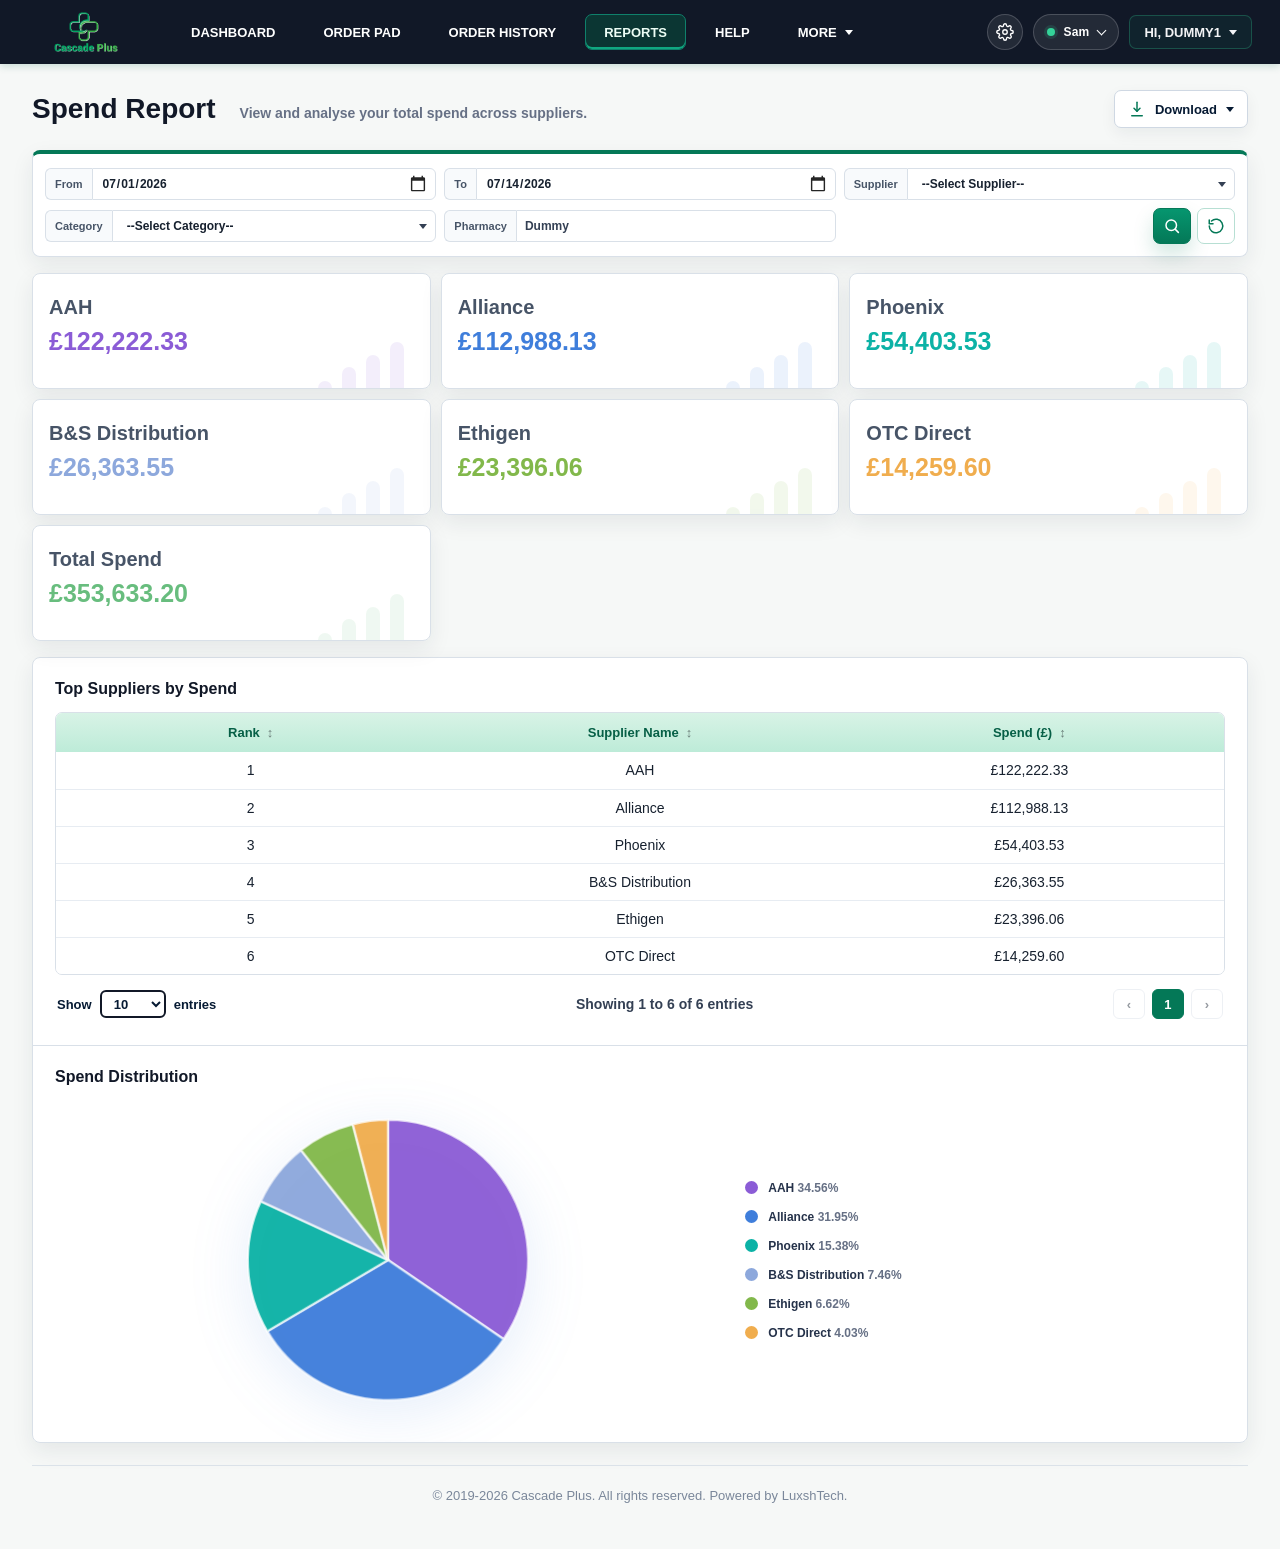
<file: spend_report.html>
<!doctype html>
<html lang="en">

<head>
  <meta charset="utf-8" />
  <meta name="viewport" content="width=device-width, initial-scale=1" />
  <title>CASCADE Spend Report</title>
  <style>
    :root {
      --green: #047857;
      --green-dark: #065f46;
      --green-soft: #ecfdf5;
      --ink: #17212f;
      --muted: #667085;
      --line: #d9e0e8;
      --app-bg: #f6f8f7;
      --shadow: 0 14px 34px rgba(23, 33, 47, 0.1);
      font-family: "Segoe UI", Arial, sans-serif;
    }

    * {
      box-sizing: border-box;
    }

    body {
      margin: 0;
      min-width: 320px;
      color: var(--ink);
      background: var(--app-bg);
      background-attachment: fixed;
      background-size: cover;
      background-position: center bottom;
    }

    button,
    input,
    select {
      font: inherit;
    }

    button {
      cursor: pointer;
    }

    [hidden] {
      display: none !important;
    }

    .app-shell {
      min-height: 100vh;
    }

    .topbar {
      min-height: 64px;
      display: grid;
      grid-template-columns: auto minmax(0, 1fr) auto;
      align-items: center;
      gap: 22px;
      padding: 0 24px;
      color: #fff;
      background: #111827;
      box-shadow: 0 2px 8px rgba(6, 95, 70, 0.2);
    }

    .brand {
      display: inline-flex;
      align-items: center;
    }

    .brand-logo {
      width: auto;
      height: 48px;
      max-width: 124px;
      object-fit: contain;
    }

    .main-nav {
      display: flex;
      align-items: flex-end;
      gap: 8px;
      align-self: stretch;
      overflow: visible;
    }

    .main-nav a,
    .main-nav button,
    .profile-button {
      min-height: 44px;
      border: 0;
      border-radius: 8px 8px 0 0;
      padding: 0 16px;
      display: inline-flex;
      align-items: center;
      justify-content: center;
      color: #fff;
      background: transparent;
      font-size: 13px;
      font-weight: 700;
      text-decoration: none;
      text-transform: uppercase;
      text-align: center;
      white-space: nowrap;
    }

    .main-nav a.active,
    .main-nav a:hover,
    .main-nav button:hover,
    .nav-more:hover>.more-toggle,
    .nav-more:focus-within>.more-toggle {
      color: var(--green);
      background: #fff;
    }

    .main-nav a.active {
      position: relative;
      margin-top: 12px;
    }

    .nav-more {
      position: relative;
      display: inline-flex;
      align-items: flex-end;
    }

    .more-toggle {
      gap: 8px;
    }

    .more-toggle::after,
    .select-wrap::after,
    .download-toggle::after {
      content: "";
      width: 0;
      height: 0;
      border-left: 4px solid transparent;
      border-right: 4px solid transparent;
      border-top: 5px solid currentColor;
    }

    .more-menu {
      position: absolute;
      top: calc(100% - 1px);
      left: 0;
      z-index: 30;
      min-width: 178px;
      display: none;
      flex-direction: column;
      gap: 4px;
      padding: 8px;
      border-radius: 0 0 8px 8px;
      background: #fff;
      box-shadow: 0 16px 34px rgba(15, 23, 42, 0.2);
    }

    .nav-more:hover .more-menu,
    .nav-more:focus-within .more-menu {
      display: flex;
    }

    .main-nav .more-menu a {
      min-height: 38px;
      border-radius: 6px;
      margin: 0;
      padding: 0 12px;
      color: var(--ink);
    }

    .main-nav .more-menu a:hover,
    .main-nav .more-menu a:focus-visible {
      color: #fff;
      background: var(--green);
    }

    .profile-button {
      min-height: 36px;
      gap: 8px;
      border-radius: 999px;
      border: 1px solid rgba(255, 255, 255, .16);
      color: #fff;
      background: rgba(255, 255, 255, .12);
    }

    .profile-button::after {
      content: "";
      width: 8px;
      height: 8px;
      border-right: 1.5px solid currentColor;
      border-bottom: 1.5px solid currentColor;
      transform: translateY(-2px) rotate(45deg);
    }

    .account-menu {
      position: relative;
      justify-self: end;
    }

    .account-dropdown {
      position: absolute;
      top: calc(100% + 8px);
      right: 0;
      z-index: 60;
      width: min(232px, calc(100vw - 24px));
      display: none;
      flex-direction: column;
      padding: 8px 0;
      border-radius: 8px;
      color: rgba(255, 255, 255, .9);
      background: #0f1726;
      box-shadow: 0 12px 24px rgba(15, 23, 42, .28);
    }

    .account-menu.is-open .account-dropdown {
      display: flex;
    }

    .account-dropdown::before {
      content: "";
      position: absolute;
      top: -9px;
      right: 18px;
      width: 18px;
      height: 18px;
      border-radius: 3px 0 0;
      background: #0f1726;
      transform: rotate(45deg);
    }

    .account-menu-item {
      min-height: 50px;
      display: flex;
      align-items: center;
      gap: 16px;
      border: 0;
      padding: 0 16px;
      color: rgba(255, 255, 255, .86);
      background: transparent;
      font-size: 12px;
      font-weight: 600;
      letter-spacing: 1.8px;
      text-align: left;
      text-transform: uppercase;
    }

    .account-menu-item svg,
    .icon {
      display: block;
      fill: none;
      stroke: currentColor;
      stroke-linecap: round;
      stroke-linejoin: round;
    }

    .account-menu-item svg {
      width: 22px;
      height: 22px;
      stroke-width: 1.6;
    }

    .account-menu-separator {
      height: 1px;
      margin: 8px 0;
      background: rgba(255, 255, 255, .18);
    }

    .workspace {
      width: min(100%, 1760px);
      margin: 0 auto;
      padding: 26px 32px 24px;
    }

    .heading-row {
      display: flex;
      align-items: center;
      justify-content: space-between;
      gap: 20px;
      margin-bottom: 22px;
    }

    .page-heading {
      display: flex;
      align-items: baseline;
      gap: 24px;
    }

    .page-heading h1 {
      margin: 0;
      color: #111827;
      font-size: 28px;
      font-weight: 600;
      line-height: 1.15;
    }

    .page-heading p {
      margin: 0;
      color: var(--muted);
      font-size: 14px;
      font-weight: 600;
    }

    .download-menu {
      position: relative;
    }

    .download-toggle {
      min-height: 38px;
      display: inline-flex;
      align-items: center;
      gap: 9px;
      border: 1px solid var(--line);
      border-radius: 7px;
      padding: 0 13px;
      color: var(--ink);
      background: #fff;
      font-size: 13px;
      font-weight: 700;
      box-shadow: 0 4px 12px rgba(23, 33, 47, .05);
    }

    .download-toggle .icon {
      color: var(--green);
    }

    .download-options {
      position: absolute;
      top: calc(100% + 7px);
      right: 0;
      z-index: 20;
      min-width: 154px;
      display: none;
      padding: 6px;
      border: 1px solid var(--line);
      border-radius: 7px;
      background: #fff;
      box-shadow: var(--shadow);
    }

    .download-menu.is-open .download-options {
      display: grid;
    }

    .download-options button {
      border: 0;
      border-radius: 5px;
      padding: 9px 10px;
      color: var(--ink);
      background: #fff;
      text-align: left;
    }

    .download-options button:hover {
      color: var(--green-dark);
      background: var(--green-soft);
    }

    .filter-panel,
    .metric-card,
    .analytics-panel {
      border: 1px solid var(--line);
      border-radius: 8px;
      background: #fff;
      box-shadow: var(--shadow);
    }

    .filter-panel {
      margin-bottom: 16px;
      padding: 14px 12px 12px;
    }

    .filter-grid {
      display: grid;
      grid-template-columns: minmax(170px, .8fr) minmax(170px, .8fr) minmax(220px, 1.1fr) minmax(220px, 1.1fr) minmax(240px, 1.2fr) auto;
      gap: 8px;
      align-items: center;
    }

    .field {
      min-width: 0;
      display: grid;
      grid-template-columns: max-content minmax(0, 1fr);
    }

    .field>span:first-child {
      min-height: 30px;
      display: inline-flex;
      align-items: center;
      border: 1px solid var(--line);
      border-right: 0;
      border-radius: 6px 0 0 6px;
      padding: 0 9px;
      color: #344054;
      background: #f8fafc;
      font-size: 11px;
      font-weight: 600;
      white-space: nowrap;
    }

    .control {
      min-height: 30px;
      border: 1px solid var(--line);
      border-radius: 0 6px 6px 0;
      display: grid;
      grid-template-columns: auto minmax(0, 1fr) auto;
      align-items: center;
      gap: 6px;
      padding: 0 8px;
      color: #344054;
      background: #fff;
      font-size: 12px;
      font-weight: 600;
    }

    .control input,
    .control select {
      width: 100%;
      min-width: 0;
      border: 0;
      outline: 0;
      color: var(--ink);
      background: transparent;
      font-weight: 600;
    }

    .control select {
      padding-left: 6px;
    }

    .fixed-control {
      justify-content: start;
      user-select: none;
      cursor: default;
    }

    .select-wrap {
      grid-template-columns: minmax(0, 1fr) auto;
    }

    .select-wrap select {
      appearance: none;
    }

    .date-wrap {
      grid-template-columns: minmax(0, 1fr);
      padding-right: 6px;
    }

    .date-wrap input[type="date"] {
      min-height: 28px;
      cursor: pointer;
      color-scheme: light;
    }

    .date-wrap input[type="date"]::-webkit-calendar-picker-indicator {
      width: 18px;
      height: 18px;
      margin-left: 6px;
      cursor: pointer;
      opacity: .85;
    }

    .icon {
      width: 18px;
      height: 18px;
      stroke-width: 2;
    }

    .filter-actions {
      display: flex;
      justify-content: flex-end;
      gap: 6px;
    }

    .soft-button,
    .green-button {
      width: 34px;
      min-width: 34px;
      height: 30px;
      min-height: 30px;
      border-radius: 6px;
      display: inline-flex;
      align-items: center;
      justify-content: center;
      padding: 0;
      font-weight: 700;
    }

    .soft-button {
      border: 1px solid var(--line);
      color: #344054;
      background: #fff;
    }

    .green-button {
      border: 1px solid var(--green);
      color: #fff;
      background: linear-gradient(180deg, #06966f 0%, #047857 100%);
      box-shadow: 0 10px 20px rgba(4, 120, 87, .22);
    }

    .metric-grid {
      display: grid;
      grid-template-columns: repeat(auto-fit, minmax(205px, 1fr));
      gap: 10px;
      margin-bottom: 16px;
    }

    .metric-card {
      position: relative;
      min-height: 116px;
      display: grid;
      grid-template-columns: minmax(0, 1fr);
      align-items: start;
      overflow: hidden;
      padding: 20px 16px;
      background: linear-gradient(145deg, var(--tint, #f3fffb), #fff 66%);
    }

    .metric-card::after {
      content: "";
      position: absolute;
      right: 26px;
      bottom: -6px;
      width: 14px;
      height: 52px;
      opacity: .1;
      background: var(--accent);
      border-radius: 8px 8px 0 0;
      box-shadow: -24px 13px 0 0 var(--accent),
        -48px 25px 0 0 var(--accent),
        -72px 39px 0 0 var(--accent);
    }

    .metric-copy {
      min-width: 0;
    }

    .metric-label {
      display: block;
      margin: 2px 0 7px;
      color: #475467;
      font-size: 20px;
      font-weight: 700;
    }

    .metric-value {
      display: block;
      overflow: hidden;
      color: var(--accent);
      font-size: 25px;
      font-weight: 700;
      line-height: 1.2;
      text-overflow: ellipsis;
      white-space: nowrap;
    }

    .analytics-panel {
      display: grid;
      grid-template-columns: minmax(0, 1.05fr) minmax(420px, .95fr);
      overflow: hidden;
    }

    .table-section,
    .chart-section {
      min-width: 0;
      padding: 20px 22px;
    }

    .chart-section {
      border-left: 1px solid var(--line);
    }

    .section-title {
      margin: 0 0 14px;
      color: #111827;
      font-size: 16px;
      font-weight: 700;
    }

    .entries-control {
      display: inline-flex;
      align-items: center;
      gap: 8px;
      color: #061a33;
      font-size: 13px;
      font-weight: 600;
    }

    .entries-control select {
      min-width: 66px;
      min-height: 30px;
      border: 1px solid var(--line);
      border-radius: 6px;
      padding: 0 8px;
      color: #061a33;
      background: #fff;
      font-weight: 600;
    }

    .table-wrap {
      overflow-x: auto;
      border: 1px solid var(--line);
      border-radius: 7px;
    }

    table {
      width: 100%;
      border-collapse: collapse;
      min-width: 560px;
      font-size: 14px;
    }

    thead th {
      height: 38px;
      padding: 0 16px;
      color: var(--green-dark);
      background: linear-gradient(180deg, #d8f3e6 0%, #c3ead9 100%);
      font-size: 13px;
      font-weight: 700;
      text-align: center;
      white-space: nowrap;
    }

    thead th.num,
    tbody td.num {
      text-align: center;
    }

    tbody td {
      height: 38px;
      border-bottom: 1px solid #e7ecf2;
      padding: 0 16px;
      color: #17212f;
      font-weight: 500;
      text-align: center;
      white-space: nowrap;
    }

    tbody tr:last-child td {
      border-bottom: 0;
    }

    tbody tr:hover {
      background: #f8fffc;
    }

    .sort-button {
      border: 0;
      padding: 0;
      color: inherit;
      background: transparent;
      font-weight: inherit;
    }

    .sort-button::after {
      content: "\2195";
      margin-left: 7px;
      color: #6b7f7a;
      font-size: 13px;
    }

    .sort-button[data-direction="asc"]::after {
      content: "\2191";
      color: #000;
    }

    .sort-button[data-direction="desc"]::after {
      content: "\2193";
      color: #000;
    }

    .empty-row td {
      height: 110px;
      color: var(--muted);
      text-align: center;
    }

    .table-footer {
      min-height: 48px;
      display: grid;
      grid-template-columns: 1fr auto 1fr;
      align-items: center;
      gap: 18px;
      padding-top: 10px;
      color: #344054;
      font-size: 13px;
      font-weight: 600;
    }

    .table-footer .entries-control {
      justify-self: start;
    }

    .table-footer #tableInfo {
      justify-self: center;
    }

    .pagination {
      display: flex;
      align-items: center;
      gap: 7px;
    }

    .pagination {
      justify-self: end;
    }

    .page-button {
      min-width: 32px;
      min-height: 30px;
      border: 1px solid var(--line);
      border-radius: 6px;
      color: #17212f;
      background: #fff;
      font-size: 13px;
      font-weight: 800;
    }

    .page-button.active {
      border-color: var(--green);
      color: #fff;
      background: var(--green);
    }

    .page-button:disabled {
      cursor: not-allowed;
      opacity: .45;
    }

    .chart-content {
      min-height: 320px;
      display: grid;
      grid-template-columns: minmax(250px, 1fr) minmax(190px, .72fr);
      align-items: center;
      gap: 24px;
    }

    .pie-wrap {
      position: relative;
      width: min(100%, 292px);
      aspect-ratio: 1;
      justify-self: center;
    }

    .pie-chart {
      width: 100%;
      height: 100%;
      border-radius: 50%;
      filter: drop-shadow(0 12px 28px rgba(63, 126, 219, .14));
      transform: scale(.92);
      opacity: 0;
      animation: pieEnter 620ms cubic-bezier(.2, .8, .2, 1) forwards;
      transition: filter 180ms ease;
    }

    .pie-chart:hover {
      filter: drop-shadow(0 18px 38px rgba(63, 126, 219, .24)) saturate(1.08);
    }

    .pie-chart svg {
      width: 100%;
      height: 100%;
      overflow: visible;
    }

    .pie-slice {
      cursor: pointer;
      opacity: .96;
      stroke: rgba(255, 255, 255, .72);
      stroke-width: .8;
      transition: filter 220ms ease, opacity 220ms ease;
      animation: sliceEnter 520ms cubic-bezier(.2, .8, .2, 1) both;
    }

    .pie-wrap.is-hovering .pie-slice {
      opacity: .72;
    }

    .pie-slice.is-active {
      filter: drop-shadow(0 12px 18px rgba(31, 41, 55, .22));
      opacity: 1;
      stroke: rgba(255, 255, 255, .95);
      stroke-width: 1.2;
    }

    .pie-tooltip {
      position: absolute;
      z-index: 5;
      left: 50%;
      top: 50%;
      display: none;
      min-width: 126px;
      max-width: 210px;
      transform: translate(-50%, -118%);
      border: 1px solid rgba(255, 255, 255, .78);
      border-radius: 5px;
      padding: 8px 10px;
      color: #fff;
      background: rgba(96, 105, 216, .92);
      box-shadow: 0 12px 26px rgba(31, 41, 55, .2);
      font-size: 14px;
      font-weight: 600;
      text-align: center;
      pointer-events: none;
      white-space: nowrap;
    }

    .pie-tooltip::after {
      content: "";
      position: absolute;
      left: 50%;
      bottom: -6px;
      width: 10px;
      height: 10px;
      border-right: 1px solid rgba(255, 255, 255, .78);
      border-bottom: 1px solid rgba(255, 255, 255, .78);
      background: inherit;
      transform: translateX(-50%) rotate(45deg);
    }

    .pie-wrap.is-hovering .pie-tooltip {
      display: block;
      animation: tooltipPop 140ms ease-out;
    }

    @keyframes pieEnter {
      to {
        transform: scale(1);
        opacity: 1;
      }
    }

    @keyframes sliceEnter {
      from {
        opacity: 0;
      }

      to {
        opacity: .96;
      }
    }

    @keyframes tooltipPop {
      from {
        opacity: 0;
        transform: translate(-50%, -106%) scale(.96);
      }

      to {
        opacity: 1;
        transform: translate(-50%, -118%) scale(1);
      }
    }

    .chart-empty {
      position: absolute;
      inset: 0;
      display: grid;
      place-items: center;
      border: 1px dashed var(--line);
      border-radius: 50%;
      color: var(--muted);
      background: #f8fafc;
      font-size: 13px;
      font-weight: 600;
    }

    .legend {
      display: grid;
      gap: 15px;
      margin: 0;
      padding: 0;
      list-style: none;
    }

    .legend li {
      display: grid;
      grid-template-columns: 13px minmax(0, 1fr);
      align-items: center;
      gap: 10px;
      color: #25324a;
      font-size: 12px;
      font-weight: 600;
    }

    .legend-dot {
      width: 13px;
      height: 13px;
      border-radius: 50%;
      background: var(--dot);
    }

    .legend-value {
      color: var(--muted);
      font-variant-numeric: tabular-nums;
    }

    .site-footer {
      margin-top: 22px;
      border-top: 1px solid rgba(217, 224, 232, .9);
      padding: 22px 0 2px;
      color: #7a879a;
      font-size: 13px;
      text-align: center;
    }

    @media (max-width: 1320px) {
      .filter-grid {
        grid-template-columns: repeat(3, minmax(190px, 1fr));
      }

      .metric-grid {
        grid-template-columns: repeat(3, minmax(0, 1fr));
      }

      .analytics-panel {
        grid-template-columns: 1fr;
      }

      .chart-section {
        border-top: 1px solid var(--line);
        border-left: 0;
      }
    }

    @media (max-width: 760px) {
      .topbar {
        grid-template-columns: 1fr;
        padding: 12px 16px 0;
      }

      .main-nav {
        overflow-x: auto;
      }

      .workspace {
        padding: 22px 16px 24px;
      }

      .heading-row,
      .page-heading {
        align-items: flex-start;
        flex-direction: column;
        gap: 8px;
      }

      .filter-grid,
      .metric-grid {
        grid-template-columns: 1fr;
      }

      .filter-actions {
        justify-content: flex-start;
      }

      .metric-card {
        min-height: 104px;
      }

      .table-section,
      .chart-section {
        padding: 18px 14px;
      }

      .chart-content {
        grid-template-columns: 1fr;
      }

      .table-footer {
        grid-template-columns: 1fr;
        align-items: flex-start;
      }

      .table-footer .entries-control,
      .table-footer #tableInfo,
      .pagination {
        justify-self: start;
      }
    }

    @media print {
      @page {
        size: A4 landscape;
        margin: 8mm;
      }

      * {
        -webkit-print-color-adjust: exact;
        print-color-adjust: exact;
      }

      html,
      body {
        width: 100%;
        margin: 0;
        background: var(--app-bg);
        background-attachment: fixed;
        background-size: cover;
        background-position: center bottom;
      }

      .topbar,
      .heading-row,
      .filter-panel,
      .download-menu,
      .download-options,
      .site-footer {
        display: none !important;
      }

      .app-shell {
        min-height: 0;
      }

      .workspace {
        width: 100%;
        max-width: none;
        margin: 0;
        padding: 0;
      }

      .metric-grid {
        grid-template-columns: repeat(7, minmax(0, 1fr)) !important;
        gap: 6px;
        margin-bottom: 10px;
        page-break-inside: avoid;
        break-inside: avoid;
      }

      .metric-card {
        min-height: 76px;
        gap: 7px;
        padding: 10px 8px;
        box-shadow: none;
        page-break-inside: avoid;
        break-inside: avoid;
      }

      .metric-label {
        margin: 0 0 4px;
        font-size: 8.5px;
      }

      .metric-value {
        font-size: 12px;
      }

      .analytics-panel {
        display: grid !important;
        grid-template-columns: minmax(0, 1.05fr) minmax(0, .95fr) !important;
        overflow: visible;
        box-shadow: none;
        page-break-inside: avoid;
        break-inside: avoid;
      }

      .table-section,
      .chart-section {
        padding: 12px 14px;
      }

      .chart-section {
        border-top: 0;
        border-left: 1px solid var(--line);
      }

      .section-title {
        margin-bottom: 10px;
        font-size: 13px;
      }

      .table-wrap {
        overflow: visible;
      }

      table {
        min-width: 0;
        font-size: 10px;
      }

      thead th,
      tbody td {
        height: 28px;
        padding: 0 10px;
      }

      thead th {
        font-size: 10px;
      }

      .sort-button::after {
        display: none;
      }

      .table-footer {
        min-height: 32px;
        gap: 8px;
        padding-top: 8px;
        font-size: 10px;
      }

      .entries-control,
      .entries-control select {
        font-size: 10px;
      }

      .entries-control select {
        min-width: 50px;
        min-height: 24px;
      }

      .page-button {
        min-width: 24px;
        min-height: 24px;
        font-size: 10px;
      }

      .chart-content {
        min-height: 230px;
        grid-template-columns: minmax(190px, 1fr) minmax(150px, .7fr);
        gap: 14px;
      }

      .pie-wrap {
        width: min(100%, 230px);
      }

      .legend {
        gap: 10px;
      }

      .legend li {
        grid-template-columns: 10px minmax(0, 1fr);
        gap: 8px;
        font-size: 9px;
      }

      .legend-dot {
        width: 10px;
        height: 10px;
      }
    }

    /* Unified report styling: aligned with Order Report */
    .workspace {
      width: min(100%, 1760px);
      margin: 0 auto;
      padding: 26px 32px 44px;
    }

    .heading-row {
      display: flex;
      align-items: center;
      justify-content: space-between;
      gap: 20px;
      margin-bottom: 22px;
    }

    .page-heading {
      display: flex;
      align-items: baseline;
      gap: 24px;
    }

    .page-heading h1 {
      margin: 0;
      color: #111827;
      font-size: 28px;
      font-weight: 600;
      line-height: 1.15;
    }

    .page-heading p {
      margin: 0;
      color: var(--muted);
      font-size: 14px;
      font-weight: 600;
    }

    .download-toggle {
      min-height: 38px;
      display: inline-flex;
      align-items: center;
      gap: 9px;
      border: 1px solid var(--line);
      border-radius: 7px;
      padding: 0 13px;
      color: var(--ink);
      background: #fff;
      font-size: 13px;
      font-weight: 700;
      box-shadow: 0 4px 12px rgba(23, 33, 47, 0.05);
    }

    .download-toggle .icon,
    .filter-panel .icon,
    .green-button .icon,
    .soft-button .icon {
      width: 18px;
      height: 18px;
      stroke-width: 2;
    }

    .download-toggle .icon {
      color: var(--green);
    }

    .filter-panel,
    .table-panel,
    .savings-filter-bar,
    .savings-kpi-card,
    .savings-chart-card,
    .savings-methodology-box {
      border: 1px solid var(--line);
      border-radius: 8px;
      background: #fff;
      box-shadow: var(--shadow);
    }

    .filter-panel,
    .savings-filter-bar {
      margin-bottom: 16px;
      padding: 14px 12px 12px;
    }

    .filter-grid,
    .savings-filter-bar {
      gap: 8px;
      align-items: center;
    }

    .field {
      min-width: 0;
      display: grid;
      grid-template-columns: max-content minmax(0, 1fr);
      gap: 0;
    }

    .field>span:first-child,
    .field-label {
      min-height: 30px;
      display: inline-flex;
      align-items: center;
      border: 1px solid var(--line);
      border-right: 0;
      border-radius: 6px 0 0 6px;
      padding: 0 9px;
      color: #344054;
      background: #f8fafc;
      font-size: 11px;
      font-weight: 600;
      white-space: nowrap;
    }

    .control {
      min-height: 30px;
      border: 1px solid var(--line);
      border-radius: 0 6px 6px 0;
      display: grid;
      grid-template-columns: auto minmax(0, 1fr) auto;
      align-items: center;
      gap: 6px;
      padding: 0 8px;
      color: #344054;
      background: #fff;
      box-shadow: none;
      font-size: 12px;
      font-weight: 600;
    }

    .control input,
    .control select {
      width: 100%;
      min-width: 0;
      min-height: 28px;
      border: 0;
      outline: 0;
      color: var(--ink);
      background: transparent;
      font-weight: 600;
    }

    .select-wrap {
      grid-template-columns: minmax(0, 1fr) auto;
    }

    .select-wrap select {
      appearance: none;
    }

    .date-wrap {
      grid-template-columns: minmax(0, 1fr);
      padding-right: 6px;
    }

    .date-wrap input[type="date"] {
      color-scheme: light;
      cursor: pointer;
    }

    .date-wrap input[type="date"]::-webkit-calendar-picker-indicator {
      width: 18px;
      height: 18px;
      margin-left: 6px;
      cursor: pointer;
      opacity: 0.85;
    }

    .filter-actions {
      display: flex;
      justify-content: flex-end;
      gap: 6px;
    }

    .soft-button,
    .green-button,
    .icon-button,
    .icon-filter-button {
      width: 34px;
      min-width: 34px;
      height: 30px;
      min-height: 30px;
      border-radius: 6px;
      display: inline-flex;
      align-items: center;
      justify-content: center;
      padding: 0;
      font-weight: 700;
    }

    .soft-button,
    .icon-button,
    .secondary-button.icon-filter-button {
      border: 1px solid var(--line);
      color: var(--green-dark);
      background: var(--green-soft);
    }

    .green-button,
    .primary-button.icon-filter-button {
      border: 1px solid var(--green);
      color: #fff;
      background: linear-gradient(180deg, #06966f 0%, #047857 100%);
      box-shadow: 0 10px 20px rgba(4, 120, 87, 0.22);
    }

    .table-panel {
      padding: 8px 10px 10px;
      overflow: hidden;
    }

    .table-toolbar {
      min-height: 34px;
      display: flex;
      align-items: center;
      justify-content: space-between;
      gap: 10px;
      margin-bottom: 6px;
    }

    .entries-control,
    .entries-row label {
      display: inline-flex;
      align-items: center;
      gap: 8px;
      color: #061a33;
      font-size: 13px;
      font-weight: 600;
    }

    .entries-control select,
    .entries-row select {
      min-width: 66px;
      min-height: 28px;
      border: 2px solid #111827;
      border-radius: 6px;
      padding: 0 8px;
      color: #061a33;
      background: #fff;
      font-weight: 600;
    }

    table {
      width: 100%;
      border-collapse: collapse;
      font-size: 14px;
    }

    thead th,
    .savings-details-table th {
      height: 38px;
      padding: 0 16px;
      color: var(--green-dark);
      background: linear-gradient(180deg, #d8f3e6 0%, #c3ead9 100%);
      font-size: 13px;
      font-weight: 700;
      text-align: left;
      white-space: nowrap;
    }

    tbody td,
    .savings-details-table td {
      height: 36px;
      border-bottom: 1px solid #e7ecf2;
      padding: 0 16px;
      color: #17212f;
      background: #fff;
      font-size: 14px;
      font-weight: 500;
      white-space: nowrap;
      vertical-align: middle;
    }

    tbody tr:nth-child(odd) td {
      background: #fff;
    }

    tbody tr:hover td,
    tbody tr:hover,
    .savings-details-table tbody tr:hover td {
      background: #f8fffc;
    }

    .num,
    td.num,
    th.num,
    .numeric {
      text-align: right !important;
      font-variant-numeric: tabular-nums;
    }

    .analytics-panel .table-section table {
      table-layout: fixed;
    }

    .analytics-panel .table-section table th,
    .analytics-panel .table-section table td {
      width: 33.333%;
      text-align: center !important;
    }

    .analytics-panel .table-section table th .sort-button {
      width: 100%;
      justify-content: center;
      text-align: center;
    }

    .analytics-panel .table-section table td.num,
    .analytics-panel .table-section table th.num {
      text-align: center !important;
    }

    .table-footer {
      min-height: 48px;
      display: flex;
      align-items: center;
      justify-content: space-between;
      gap: 18px;
      padding: 10px 2px 0;
      color: #344054;
      font-size: 14px;
      font-weight: 600;
    }

    .pagination {
      display: flex;
      align-items: center;
      justify-content: flex-end;
      gap: 7px;
    }

    .pagination button,
    .page-button {
      min-width: 32px;
      min-height: 30px;
      border: 1px solid var(--line);
      border-radius: 6px;
      color: #17212f;
      background: #fff;
      font-size: 13px;
      font-weight: 800;
    }

    .pagination button.active,
    .page-button.active {
      border-color: var(--green);
      color: #fff;
      background: var(--green);
      box-shadow: none;
    }

    .pagination button:not(:disabled):hover,
    .page-button:not(:disabled):hover {
      color: #fff;
      background: var(--green);
    }

    @media (max-width: 760px) {
      .workspace {
        padding: 22px 16px 34px;
      }

      .heading-row,
      .page-heading,
      .table-footer {
        align-items: flex-start;
        flex-direction: column;
        gap: 8px;
      }

      .filter-grid,
      .savings-filter-bar {
        grid-template-columns: 1fr !important;
      }
    }
    /* Report consistency refinements */
    .download-toggle {
      min-height: 38px;
      border: 1px solid #cfd8e3;
      border-radius: 7px;
      color: #061a33;
      background: #fff;
      box-shadow: 0 6px 16px rgba(23, 33, 47, 0.06);
    }

    .download-toggle:hover,
    .download-toggle:focus-visible {
      border-color: #10b981;
      color: var(--green);
      outline: 0;
    }

    .filter-panel {
      border-top: 4px solid var(--green);
      background: rgba(255, 255, 255, 0.96);
      box-shadow: 0 8px 22px rgba(23, 33, 47, 0.08);
    }

    .field>span:first-child,
    .field-label {
      color: #475467;
      background: #f8fafc;
      font-weight: 700;
    }

    .control {
      min-height: 32px;
    }

    .green-button {
      width: 38px;
      min-width: 38px;
      height: 36px;
      min-height: 36px;
      border-radius: 7px;
      background: linear-gradient(180deg, #06966f 0%, #047857 100%);
      box-shadow: 0 10px 20px rgba(4, 120, 87, 0.18);
    }

    .soft-button,
    .icon-button {
      width: 38px;
      min-width: 38px;
      height: 36px;
      min-height: 36px;
      border: 1px solid #b7dfd3;
      border-radius: 7px;
      color: var(--green);
      background: #fff;
    }

    .metric-card,
    .analytics-panel {
      border: 1px solid var(--line);
      border-radius: 8px;
      background: rgba(255, 255, 255, 0.97);
      box-shadow: 0 8px 22px rgba(23, 33, 47, 0.08);
    }

    .table-section,
    .chart-section {
      padding: 22px;
    }

    thead th {
      height: 39px;
      background: linear-gradient(180deg, #d8f3e6 0%, #bdebd8 100%);
    }

    tbody td {
      height: 37px;
    }

    tbody tr:hover td,
    tbody tr:hover {
      background: #f6fffb;
    }

    .pagination button,
    .page-button {
      border-color: #d9e0e8;
      background: #fff;
    }
  </style>
  <link rel="stylesheet" href="navigation.css" />
</head>

<body>
  <div class="app-shell">
    <header class="topbar">
      <a class="brand" href="index.html" aria-label="CASCADE home">
        <img class="brand-logo" src="logo.png" alt="CASCADE Plus" />
      </a>
      <nav class="main-nav" aria-label="Primary">
        <a href="Dashboard.html">Dashboard</a>
        <a href="index.html">Order Pad</a>
        <a href="history.html">Order History</a>
        <a class="active" href="report.html" aria-current="page">Reports</a>
        <a href="help.html">Help</a>
        <div class="nav-more">
          <button class="more-toggle" type="button" aria-haspopup="true" aria-expanded="false">More</button>
          <div class="more-menu" role="menu">
            <a href="pending.html" role="menuitem">Pending Order</a>
            <a href="outofstock.html" role="menuitem">Out Of Stock</a>
            <a href="settings.html" role="menuitem">Settings</a>
          </div>
        </div>
      </nav>
      <div class="account-menu">
        <button class="profile-button" type="button" aria-haspopup="true" aria-expanded="false">HI, DUMMY1</button>
        <div class="account-dropdown" role="menu">
          <button class="account-menu-item" type="button" role="menuitem">
            <svg viewBox="0 0 24 24" aria-hidden="true">
              <path d="M3 11.5 12 4l9 7.5"></path>
              <path d="M5.5 10.5V20h13v-9.5"></path>
              <path d="M9.5 17h5"></path>
            </svg>
            Reset Password
          </button>
          <span class="account-menu-separator" aria-hidden="true"></span>
          <button class="account-menu-item" type="button" role="menuitem">
            <svg viewBox="0 0 24 24" aria-hidden="true">
              <circle cx="7.5" cy="16.5" r="3"></circle>
              <path d="m10 14 7.5-7.5"></path>
              <path d="m15.5 8.5 2 2"></path>
            </svg>
            Log Out
          </button>
        </div>
      </div>
    </header>

    <main class="workspace">
      <div class="heading-row">
        <section class="page-heading" aria-labelledby="reportTitle">
          <h1 id="reportTitle">Spend Report</h1>
          <p>View and analyse your total spend across suppliers.</p>
        </section>
        <div class="download-menu">
          <button class="download-toggle" type="button" aria-haspopup="true" aria-expanded="false">
            <svg class="icon" viewBox="0 0 24 24" aria-hidden="true">
              <path d="M12 3v12"></path>
              <path d="m8 11 4 4 4-4"></path>
              <path d="M5 21h14"></path>
            </svg>
            Download
          </button>
          <div class="download-options" role="menu">
            <button type="button" role="menuitem" data-download="csv">Download CSV</button>
            <button type="button" role="menuitem" data-download="print">Print / PDF</button>
          </div>
        </div>
      </div>

      <section class="filter-panel" aria-label="Spend report filters">
        <div class="filter-grid">
          <label class="field"><span>From</span><span class="control date-wrap"><input id="fromDate" type="date"
                value="2026-07-01" aria-label="From date" lang="en-GB" /></span></label>
          <label class="field"><span>To</span><span class="control date-wrap"><input id="toDate" type="date"
                value="2026-07-14" aria-label="To date" lang="en-GB" /></span></label>
          <label class="field"><span>Supplier</span><span class="control select-wrap"><select id="supplierFilter"
                aria-label="Supplier">
                <option value="">--Select Supplier--</option>
              </select></span></label>
          <label class="field"><span>Category</span><span class="control select-wrap"><select id="categoryFilter"
                aria-label="Category">
                <option value="">--Select Category--</option>
              </select></span></label>
          <label class="field"><span>Pharmacy</span><span class="control fixed-control" aria-label="Pharmacy">Dummy</span></label>
          <div class="filter-actions">
            <button id="searchButton" class="green-button" type="button" aria-label="Search report" title="Search">
              <svg class="icon" viewBox="0 0 24 24" aria-hidden="true">
                <circle cx="11" cy="11" r="7"></circle>
                <path d="m16.5 16.5 4 4"></path>
              </svg>
            </button>
            <button id="resetFilters" class="soft-button" type="button" aria-label="Reset filters"
              title="Reset filters">
              <svg class="icon" viewBox="0 0 24 24" aria-hidden="true">
                <path d="M3 12a9 9 0 1 0 3-6.7"></path>
                <path d="M3 4v5h5"></path>
              </svg>
            </button>
          </div>
        </div>
      </section>

      <section id="metricGrid" class="metric-grid" aria-label="Spend summary">
      </section>

      <section class="analytics-panel" aria-label="Spend analytics">
        <div class="table-section">
          <h2 class="section-title">Top Suppliers by Spend</h2>
          <div class="table-wrap">
            <table>
              <thead>
                <tr>
                  <th><button class="sort-button" type="button" data-sort="rank">Rank</button></th>
                  <th><button class="sort-button" type="button" data-sort="supplier">Supplier Name</button></th>
                  <th class="num"><button class="sort-button" type="button" data-sort="spend">Spend (£)</button></th>
                </tr>
              </thead>
              <tbody id="spendTableBody"></tbody>
            </table>
          </div>
          <div class="table-footer"><label class="entries-control">Show <select id="pageSize"
                aria-label="Entries per page">
                <option>10</option>
                <option>25</option>
                <option>50</option>
                <option>100</option>
              </select> entries</label><span id="tableInfo">Showing 0 to 0 of 0 entries</span>
            <nav id="pagination" class="pagination" aria-label="Pagination"></nav>
          </div>
        </div>
        <div class="chart-section">
          <h2 class="section-title">Spend Distribution</h2>
          <div class="chart-content">
            <div class="pie-wrap">
              <div id="pieChart" class="pie-chart" role="img" aria-label="Spend distribution pie chart"></div>
              <div id="pieTooltip" class="pie-tooltip" role="status"></div>
              <div id="chartEmpty" class="chart-empty" hidden>No spend data</div>
            </div>
            <ul id="chartLegend" class="legend" aria-label="Spend distribution legend"></ul>
          </div>
        </div>
      </section>

      <footer class="site-footer">© 2019-2026 Cascade Plus. All rights reserved. Powered by LuxshTech.</footer>
    </main>
  </div>

  <script src="account-menu.js"></script>
  <script>
    const spendRecords = [
      { date: "2026-07-01", supplier: "AAH", category: "Branded", pharmacy: "Pyramid Pharmacy Wandsworth", status: "Received", spend: 18322.40, orders: 42 },
      { date: "2026-07-03", supplier: "AAH", category: "Generic", pharmacy: "Pyramid Pharmacy Wandsworth", status: "Received", spend: 25746.82, orders: 58 },
      { date: "2026-07-08", supplier: "AAH", category: "Fridge", pharmacy: "Pyramid Pharmacy Wandsworth", status: "Partially received", spend: 36153.11, orders: 84 },
      { date: "2026-07-13", supplier: "AAH", category: "Dressings", pharmacy: "Pyramid Pharmacy Wandsworth", status: "Received", spend: 42000.00, orders: 119 },
      { date: "2026-07-02", supplier: "Alliance", category: "Branded", pharmacy: "Pyramid Pharmacy Wandsworth", status: "Received", spend: 28988.13, orders: 61 },
      { date: "2026-07-05", supplier: "Alliance", category: "Generic", pharmacy: "Pyramid Pharmacy Wandsworth", status: "Received", spend: 44000.00, orders: 106 },
      { date: "2026-07-12", supplier: "Alliance", category: "Appliances", pharmacy: "Pyramid Pharmacy Wandsworth", status: "Partially received", spend: 40000.00, orders: 113 },
      { date: "2026-07-04", supplier: "Phoenix", category: "Generic", pharmacy: "Pyramid Pharmacy Wandsworth", status: "Received", spend: 24403.53, orders: 58 },
      { date: "2026-07-11", supplier: "Phoenix", category: "Controlled drug", pharmacy: "Pyramid Pharmacy Wandsworth", status: "Received", spend: 30000.00, orders: 77 },
      { date: "2026-07-06", supplier: "B&S Distribution", category: "Specials", pharmacy: "Pyramid Pharmacy Wandsworth", status: "Received", spend: 26363.55, orders: 65 },
      { date: "2026-07-09", supplier: "Ethigen", category: "Branded", pharmacy: "Pyramid Pharmacy Wandsworth", status: "Received", spend: 23396.06, orders: 58 },
      { date: "2026-07-10", supplier: "OTC Direct", category: "Food", pharmacy: "Pyramid Pharmacy Wandsworth", status: "Received", spend: 14259.60, orders: 35 },
      { date: "2026-06-28", supplier: "AAH", category: "Generic", pharmacy: "Pyramid Pharmacy Tooting", status: "Received", spend: 9720.40, orders: 24 },
      { date: "2026-06-29", supplier: "Alliance", category: "Dressings", pharmacy: "Pyramid Pharmacy Tooting", status: "Received", spend: 8140.25, orders: 20 }
    ];

    const supplierColours = {
      "AAH": "#8b5cd6",
      "Alliance": "#3f7edb",
      "Phoenix": "#0cb2a6",
      "B&S Distribution": "#8da8dc",
      "Ethigen": "#82b84b",
      "OTC Direct": "#f0ad4e"
    };
    const colours = ["#8b5cd6", "#3f7edb", "#0cb2a6", "#8da8dc", "#82b84b", "#f0ad4e", "#e36b73", "#63748b"];
    const currency = new Intl.NumberFormat("en-GB", { style: "currency", currency: "GBP", minimumFractionDigits: 2 });
    const integer = new Intl.NumberFormat("en-GB");
    const state = { filtered: [], grouped: [], page: 1, size: 10, sort: "spend", direction: "desc" };
    let chartSlices = [];
    const supplierOptions = aggregate(spendRecords).map((row) => row.supplier);
    const categoryOptions = ["(Virtual)", "Appliances", "Bed pans, urinals, gloves, covers", "Borderline substances ACBS", "Branded", "Cat M drugs", "Category unknown", "Catheters", "Controlled drug", "Dressings", "Female contraceptives", "Food", "Fridge", "Generic", "Homeopathic", "Hypodermic", "Insulin product", "MGD (Virtual)", "NRT", "Parallel import", "Specials", "Stockings", "Surgical, bags, stoma, ostomy", "Tariff appliances", "Urine bags", "Zero discount"];

    const byId = (id) => document.getElementById(id);
    const unique = (key) => [...new Set(spendRecords.map((record) => record[key]))].sort((a, b) => a.localeCompare(b));

    function populateSelect(id, values) {
      const select = byId(id);
      values.forEach((value) => select.add(new Option(value, value)));
    }

    function aggregate(records) {
      const groups = new Map();
      records.forEach((record) => {
        const current = groups.get(record.supplier) || { supplier: record.supplier, spend: 0, orders: 0 };
        current.spend += record.spend;
        current.orders += record.orders;
        groups.set(record.supplier, current);
      });
      return [...groups.values()].sort((a, b) => b.spend - a.spend).map((item, index) => ({ ...item, rank: index + 1 }));
    }

    function applyFilters() {
      const from = byId("fromDate").value;
      const to = byId("toDate").value;
      const supplier = byId("supplierFilter").value;
      const category = byId("categoryFilter").value;

      if (from && to && from > to) {
        byId("toDate").setCustomValidity("The To date must be on or after the From date.");
        byId("toDate").reportValidity();
        return;
      }
      byId("toDate").setCustomValidity("");

      state.filtered = spendRecords.filter((record) => (!from || record.date >= from) && (!to || record.date <= to) && (!supplier || record.supplier === supplier) && (!category || record.category === category));
      state.grouped = aggregate(state.filtered);
      state.page = 1;
      render();
    }

    function sortedGroups() {
      return [...state.grouped].sort((a, b) => {
        let result;
        if (state.sort === "supplier") result = a.supplier.localeCompare(b.supplier);
        else result = a[state.sort] - b[state.sort];
        return state.direction === "asc" ? result : -result;
      });
    }

    function escapeHtml(value) {
      return String(value).replace(/[&<>"']/g, (char) => ({ "&": "&amp;", "<": "&lt;", ">": "&gt;", '"': "&quot;", "'": "&#39;" }[char]));
    }

    function spendCard(label, value, accent, tint) {
      return `<article class="metric-card" style="--accent:${accent};--tint:${tint}"><span class="metric-copy"><span class="metric-label">${escapeHtml(label)}</span><strong class="metric-value">${currency.format(value)}</strong></span></article>`;
    }

    function supplierColour(supplier, fallbackIndex = 0) {
      return supplierColours[supplier] || colours[fallbackIndex % colours.length];
    }

    function renderMetrics() {
      const total = state.filtered.reduce((sum, record) => sum + record.spend, 0);
      const supplierCards = state.grouped.map((row, index) => {
        const accent = supplierColour(row.supplier, index);
        return spendCard(row.supplier, row.spend, accent, `${accent}12`);
      });
      byId("metricGrid").innerHTML = [...supplierCards, spendCard("Total Spend", total, "#68bd7e", "#f2fcf4")].join("");
    }

    function renderTable() {
      const rows = sortedGroups();
      const totalPages = Math.max(1, Math.ceil(rows.length / state.size));
      state.page = Math.min(state.page, totalPages);
      const start = (state.page - 1) * state.size;
      const visible = rows.slice(start, start + state.size);
      const tbody = byId("spendTableBody");

      tbody.innerHTML = visible.length ? visible.map((row) => `<tr><td>${row.rank}</td><td>${row.supplier}</td><td class="num">${currency.format(row.spend)}</td></tr>`).join("") : '<tr class="empty-row"><td colspan="3">No suppliers match the selected filters.</td></tr>';
      byId("tableInfo").textContent = rows.length ? `Showing ${start + 1} to ${Math.min(start + state.size, rows.length)} of ${rows.length} entries` : "Showing 0 to 0 of 0 entries";

      const pagination = byId("pagination");
      const buttons = [`<button class="page-button" type="button" data-page="${state.page - 1}" aria-label="Previous" ${state.page === 1 ? "disabled" : ""}>‹</button>`];
      for (let page = 1; page <= totalPages; page += 1) buttons.push(`<button class="page-button${page === state.page ? " active" : ""}" type="button" data-page="${page}" ${page === state.page ? 'aria-current="page"' : ""}>${page}</button>`);
      buttons.push(`<button class="page-button" type="button" data-page="${state.page + 1}" aria-label="Next" ${state.page === totalPages ? "disabled" : ""}>›</button>`);
      pagination.innerHTML = buttons.join("");
    }

    function renderChart() {
      const rows = aggregate(state.filtered);
      const total = rows.reduce((sum, row) => sum + row.spend, 0);
      const empty = !total;
      byId("chartEmpty").hidden = !empty;
      byId("pieChart").style.visibility = empty ? "hidden" : "visible";
      byId("pieChart").innerHTML = "";
      if (empty) { byId("chartLegend").innerHTML = ""; chartSlices = []; return; }

      let progress = 0;
      chartSlices = rows.map((row, index) => {
        const start = progress;
        progress += row.spend / total * 100;
        return { label: row.supplier, percent: row.spend / total * 100, start, end: progress, mid: (start + progress) / 2, color: supplierColour(row.supplier, index) };
      });
      byId("pieChart").innerHTML = `<svg viewBox="0 0 100 100" aria-hidden="true">${chartSlices.map((slice, index) => `<path class="pie-slice" data-index="${index}" d="${describeSlice(slice.start, slice.end)}" fill="${slice.color}" style="animation-delay:${index * 55}ms"></path>`).join("")}</svg>`;
      byId("pieChart").setAttribute("aria-label", rows.map((row) => `${row.supplier} ${(row.spend / total * 100).toFixed(2)} percent`).join(", "));
      byId("chartLegend").innerHTML = rows.map((row, index) => `<li><span class="legend-dot" style="--dot:${supplierColour(row.supplier, index)}"></span><span>${row.supplier} <span class="legend-value">${(row.spend / total * 100).toFixed(2)}%</span></span></li>`).join("");
    }

    function pointOnCircle(percent, radius = 48) {
      const angle = (percent * 3.6 - 90) * Math.PI / 180;
      return { x: 50 + radius * Math.cos(angle), y: 50 + radius * Math.sin(angle) };
    }

    function describeSlice(start, end) {
      const startPoint = pointOnCircle(start);
      const endPoint = pointOnCircle(end);
      const largeArc = end - start > 50 ? 1 : 0;
      return `M 50 50 L ${startPoint.x.toFixed(3)} ${startPoint.y.toFixed(3)} A 48 48 0 ${largeArc} 1 ${endPoint.x.toFixed(3)} ${endPoint.y.toFixed(3)} Z`;
    }

    function setActiveSlice(slice) {
      document.querySelectorAll("#pieChart .pie-slice").forEach((path, index) => {
        const active = chartSlices[index] === slice;
        path.classList.toggle("is-active", active);
        if (!active) {
          path.removeAttribute("transform");
          return;
        }
        const angle = (slice.mid * 3.6 - 90) * Math.PI / 180;
        path.setAttribute("transform", `translate(${(Math.cos(angle) * 6).toFixed(2)} ${(Math.sin(angle) * 6).toFixed(2)})`);
      });
    }

    function updatePieTooltip(event) {
      if (!chartSlices.length) return;
      const chart = byId("pieChart");
      const tooltip = byId("pieTooltip");
      const wrap = chart.closest(".pie-wrap");
      const rect = chart.getBoundingClientRect();
      const x = event.clientX - rect.left - rect.width / 2;
      const y = event.clientY - rect.top - rect.height / 2;
      const distance = Math.sqrt(x * x + y * y);
      if (distance > rect.width / 2) {
        wrap.classList.remove("is-hovering");
        return;
      }
      const angle = (Math.atan2(y, x) * 180 / Math.PI + 450) % 360;
      const percent = angle / 360 * 100;
      const slice = chartSlices.find((item) => percent >= item.start && percent <= item.end) || chartSlices[chartSlices.length - 1];
      setActiveSlice(slice);
      const tooltipAngle = (slice.mid * 3.6 - 90) * Math.PI / 180;
      tooltip.textContent = `${slice.label}: ${slice.percent.toFixed(2)}%`;
      tooltip.style.left = `${rect.width / 2 + Math.cos(tooltipAngle) * rect.width * .3}px`;
      tooltip.style.top = `${rect.height / 2 + Math.sin(tooltipAngle) * rect.height * .3}px`;
      tooltip.style.background = slice.color;
      wrap.classList.add("is-hovering");
    }

    function render() { renderMetrics(); renderTable(); renderChart(); }

    function resetFilters() {
      byId("fromDate").value = "2026-07-01";
      byId("toDate").value = "2026-07-14";
      ["supplierFilter", "categoryFilter"].forEach((id) => byId(id).selectedIndex = 0);
      applyFilters();
    }

    function downloadCsv() {
      const rows = sortedGroups();
      const csv = ["Rank,Supplier Name,Spend (GBP),Orders", ...rows.map((row) => `${row.rank},"${row.supplier.replaceAll('"', '""')}",${row.spend.toFixed(2)},${row.orders}`)].join("\r\n");
      const url = URL.createObjectURL(new Blob([csv], { type: "text/csv;charset=utf-8" }));
      const link = Object.assign(document.createElement("a"), { href: url, download: "spend-report.csv" });
      link.click();
      URL.revokeObjectURL(url);
    }

    populateSelect("supplierFilter", supplierOptions);
    populateSelect("categoryFilter", categoryOptions);
    applyFilters();

    byId("searchButton").addEventListener("click", applyFilters);
    byId("resetFilters").addEventListener("click", resetFilters);
    byId("pageSize").addEventListener("change", (event) => { state.size = Number(event.target.value); state.page = 1; renderTable(); });
    byId("pagination").addEventListener("click", (event) => { const button = event.target.closest("[data-page]"); if (!button || button.disabled) return; state.page = Number(button.dataset.page); renderTable(); });
    document.querySelectorAll(".sort-button").forEach((button) => button.addEventListener("click", () => {
      const nextSort = button.dataset.sort;
      state.direction = state.sort === nextSort && state.direction === "desc" ? "asc" : "desc";
      state.sort = nextSort;
      document.querySelectorAll(".sort-button").forEach((item) => item.removeAttribute("data-direction"));
      button.dataset.direction = state.direction;
      renderTable();
    }));

    const downloadMenu = document.querySelector(".download-menu");
    function closeDownloadMenu() {
      downloadMenu.classList.remove("is-open");
      document.querySelector(".download-toggle").setAttribute("aria-expanded", "false");
    }

    document.querySelector(".download-toggle").addEventListener("click", (event) => {
      event.stopPropagation();
      const open = downloadMenu.classList.toggle("is-open");
      event.currentTarget.setAttribute("aria-expanded", String(open));
    });
    document.addEventListener("click", closeDownloadMenu);
    document.querySelector('[data-download="csv"]').addEventListener("click", downloadCsv);
    document.querySelector('[data-download="print"]').addEventListener("click", () => {
      closeDownloadMenu();
      requestAnimationFrame(() => window.print());
    });
    window.addEventListener("beforeprint", closeDownloadMenu);
    byId("pieChart").addEventListener("pointermove", updatePieTooltip);
    byId("pieChart").addEventListener("pointerleave", () => {
      byId("pieChart").closest(".pie-wrap").classList.remove("is-hovering");
      document.querySelectorAll("#pieChart .pie-slice").forEach((path) => {
        path.classList.remove("is-active");
        path.removeAttribute("transform");
      });
    });

    function openDatePicker(input) {
      if (typeof input.showPicker !== "function") return;
      try { input.showPicker(); } catch (error) { input.focus(); }
    }
    document.querySelectorAll('input[type="date"]').forEach((input) => {
      input.addEventListener("focus", () => openDatePicker(input));
      input.addEventListener("click", () => openDatePicker(input));
    });
  </script>
</body>

</html>
</file>
<file: styles.css>
.blocklist-tag { background: #fff1f0; border: 1px solid #c24132; color: #a12d22; font-weight: 700; }
.blacklist-icon { display: block; width: 13px; height: 13px; }
:root {
  --green: #047857;
  --green-dark: #065f46;
  --green-soft: #ecfdf5;
  --table-header-gradient: linear-gradient(180deg, #d8f3e6 0%, #a9dfc6 100%);
  --row-alt-gradient: linear-gradient(90deg, #ffffff 0%, #f7fbff 100%);
  --row-active-gradient: linear-gradient(90deg, #f7fffb 0%, #e4faef 100%);
  --teal: #0e7490;
  --ink: #17212f;
  --muted: #667085;
  --line: #d9e0e8;
  --soft: #f6f8fa;
  --app-bg: #f6f8f7;
  --panel: #ffffff;
  --amber: #b7791f;
  --amber-soft: #fff7e8;
  --red: #c24132;
  --red-soft: #fff1f0;
  --shadow: 0 18px 44px rgba(23, 33, 47, 0.14);
  font-family: "Segoe UI", Arial, sans-serif;
}

* {
  box-sizing: border-box;
}

[hidden] {
  display: none !important;
}

body {
  margin: 0;
  min-width: 320px;
  color: var(--ink);
  background: var(--app-bg);
  background-attachment: fixed;
  background-size: cover;
  background-position: center bottom;
}

button,
input {
  font: inherit;
}

button {
  cursor: pointer;
}

button:disabled {
  cursor: not-allowed;
  opacity: 0.55;
}

.app-shell {
  min-height: 100vh;
}

.topbar {
  min-height: 64px;
  display: grid;
  grid-template-columns: auto minmax(0, 1fr) auto;
  align-items: center;
  gap: 22px;
  padding: 0 24px;
  color: #fff;
  background: #111827;
  box-shadow: 0 2px 8px rgba(6, 95, 70, 0.2);
}

.brand {
  display: inline-flex;
  align-items: center;
}

.brand-logo {
  width: auto;
  height: 48px;
  max-width: 124px;
  object-fit: contain;
}

.main-nav {
  display: flex;
  align-items: flex-end;
  gap: 8px;
  align-self: stretch;
  overflow: visible;
}

.main-nav button,
.main-nav a,
.profile-button {
  min-height: 44px;
  border: 0;
  border-radius: 8px 8px 0 0;
  padding: 0 16px;
  display: inline-flex;
  align-items: center;
  justify-content: center;
  color: #fff;
  background: transparent;
  font-size: 12px;
  font-weight: 800;
  text-decoration: none;
  text-transform: uppercase;
  text-align: center;
  white-space: nowrap;
}

.main-nav button.active,
.main-nav button:hover,
.main-nav a.active,
.main-nav a:hover,
.nav-more.active>.more-toggle,
.nav-more:hover>.more-toggle,
.nav-more:focus-within>.more-toggle {
  color: var(--green);
  background: #fff;
  box-shadow: 0 -1px 0 #fff inset;
}

.main-nav button.active,
.main-nav a.active,
.nav-more.active {
  position: relative;
  margin-top: 12px;
}

.nav-more {
  position: relative;
  display: inline-flex;
  align-items: flex-end;
}

.more-toggle {
  gap: 8px;
}

.more-toggle::after {
  content: "";
  width: 0;
  height: 0;
  border-left: 4px solid transparent;
  border-right: 4px solid transparent;
  border-top: 5px solid currentColor;
}

.more-menu {
  position: absolute;
  top: calc(100% - 1px);
  left: 0;
  z-index: 30;
  min-width: 178px;
  display: none;
  flex-direction: column;
  gap: 4px;
  padding: 8px;
  border-radius: 0 0 8px 8px;
  background: #fff;
  box-shadow: 0 16px 34px rgba(15, 23, 42, 0.2);
}

.nav-more:hover .more-menu,
.nav-more:focus-within .more-menu {
  display: flex;
}

.main-nav .more-menu a {
  position: static;
  min-height: 38px;
  border-radius: 6px;
  margin-top: 0;
  padding: 0 12px;
  color: var(--ink);
  background: transparent;
  box-shadow: none;
}

.main-nav .more-menu a:hover,
.main-nav .more-menu a:focus-visible,
.main-nav .more-menu a.active {
  color: #fff;
  background: var(--green);
}

.profile-button {
  min-height: 36px;
  gap: 8px;
  border-radius: 999px;
  border: 1px solid rgba(255, 255, 255, 0.16);
  color: #fff;
  background: rgba(255, 255, 255, 0.08);
}

.profile-button::after {
  content: "";
  width: 8px;
  height: 8px;
  border-right: 1.5px solid currentColor;
  border-bottom: 1.5px solid currentColor;
  transform: translateY(-2px) rotate(45deg);
}

.account-menu {
  position: relative;
  justify-self: end;
}

.account-dropdown {
  position: absolute;
  top: calc(100% + 8px);
  right: 0;
  z-index: 60;
  width: min(232px, calc(100vw - 24px));
  display: none;
  flex-direction: column;
  padding: 8px 0;
  border-radius: 8px;
  color: rgba(255, 255, 255, 0.9);
  background: #0f1726;
  box-shadow: 0 12px 24px rgba(15, 23, 42, 0.28);
}

.account-menu.is-open .account-dropdown {
  display: flex;
}

.account-dropdown::before {
  content: "";
  position: absolute;
  top: -9px;
  right: 18px;
  width: 18px;
  height: 18px;
  background: #0f1726;
  border-radius: 3px 0 0 0;
  transform: rotate(45deg);
}

.account-menu-item {
  min-height: 50px;
  display: flex;
  align-items: center;
  gap: 16px;
  border: 0;
  padding: 0 16px;
  color: rgba(255, 255, 255, 0.86);
  background: transparent;
  font-size: 12px;
  font-weight: 700;
  letter-spacing: 1.8px;
  text-align: left;
  text-transform: uppercase;
}

.account-menu-item:hover,
.account-menu-item:focus-visible {
  color: #fff;
  background: rgba(255, 255, 255, 0.06);
  outline: 0;
}

.account-menu-item svg {
  width: 22px;
  height: 22px;
  flex: 0 0 auto;
  stroke: currentColor;
  stroke-width: 1.6;
  stroke-linecap: round;
  stroke-linejoin: round;
  fill: none;
}

.account-menu-separator {
  height: 1px;
  margin: 8px 0;
  background: rgba(255, 255, 255, 0.18);
}

.workspace {
  max-width: 1720px;
  margin: 0 auto;
  padding: 24px 20px;
}

.site-footer {
  margin-top: 22px;
  border-top: 1px solid rgba(217, 224, 232, 0.9);
  padding: 22px 0 2px;
  color: #7a879a;
  font-size: 13px;
  text-align: center;
}

.page-heading,
.basket-header,
.drawer-header {
  display: flex;
  align-items: center;
  justify-content: space-between;
  gap: 16px;
}

.page-heading {
  margin-bottom: 18px;
}

.heading-copy {
  display: flex;
  align-items: baseline;
  gap: 14px;
  flex-wrap: wrap;
}

.subheading {
  margin: 0;
  color: var(--muted);
  font-weight: 600;
}

.panel-toggle {
  min-height: 34px;
  border: 0;
  padding: 0;
  color: var(--green);
  background: transparent;
  font-size: 15px;
  font-weight: 900;
  text-transform: uppercase;
}

.panel-toggle:hover,
.panel-toggle:focus-visible {
  color: var(--green-dark);
  text-decoration: underline;
}

.eyebrow {
  margin: 0 0 5px;
  color: var(--green);
  font-size: 15px;
  font-weight: 700;
  letter-spacing: 0;
  text-transform: uppercase;
}

h1,
h2,
h3,
p {
  margin-top: 0;
}

h1 {
  margin-bottom: 0;
  font-size: 30px;
  line-height: 1.15;
}

h2 {
  margin-bottom: 0;
  font-size: 18px;
  line-height: 1.25;
}

h3 {
  font-size: 15px;
}

.add-product-panel,
.basket-panel,
.quick-order-panel,
.order-modal {
  border: 1px solid var(--line);
  border-radius: 8px;
  background: var(--panel);
  box-shadow: 0 8px 22px rgba(23, 33, 47, 0.07);
}

.add-product-panel {
  padding: 12px 18px 14px;
  margin-bottom: 18px;
  border-top: 4px solid var(--green);
}

.search-widget-row {
  display: grid;
  grid-template-columns: minmax(0, 1.12fr) minmax(420px, 0.88fr);
  gap: 12px;
  align-items: stretch;
}

.product-search-stack {
  position: relative;
  min-width: 0;
}

.search-widget {
  min-height: 48px;
  border: 1px solid rgba(4, 120, 87, 0.18);
  border-radius: 8px;
  background: #fff;
  box-shadow: 0 10px 22px rgba(23, 33, 47, 0.08);
}

.product-search-form {
  display: grid;
  grid-template-columns: minmax(220px, 1fr) 112px 44px;
  gap: 0;
  align-items: center;
  width: 100%;
  overflow: hidden;
  padding: 0 4px 0 14px;
}

label {
  display: grid;
  gap: 6px;
}

label span {
  color: #b45309;
  font-size: 10px;
  font-weight: 700;
  text-transform: uppercase;
}

.compact-field {
  display: grid;
  align-items: center;
  min-width: 0;
  min-height: 42px;
  padding: 0 10px;
  border-right: 1px solid rgba(217, 224, 232, 0.9);
}

.compact-field span,
.upload-order-widget strong {
  color: var(--green-dark);
  font-size: 11px;
  font-weight: 900;
  letter-spacing: 0;
  text-transform: uppercase;
}

.compact-field input {
  min-height: 32px;
  border: 0;
  border-radius: 0;
  padding: 0;
  box-shadow: none;
}

.compact-field input:focus {
  border-color: transparent;
  box-shadow: none;
}

.name-field {
  padding-left: 0;
}

.quantity-field {
  justify-content: center;
}

.quantity-stepper {
  display: grid;
  grid-template-columns: 28px minmax(30px, 1fr) 28px;
  align-items: center;
  min-height: 28px;
}

.quantity-stepper input {
  text-align: center;
  appearance: textfield;
}

.quantity-stepper input::-webkit-inner-spin-button,
.quantity-stepper input::-webkit-outer-spin-button {
  appearance: none;
  margin: 0;
}

.quantity-button {
  width: 28px;
  height: 28px;
  border: 0;
  border-radius: 6px;
  color: var(--green-dark);
  background: transparent;
  font-size: 17px;
  font-weight: 900;
  line-height: 1;
}

.quantity-button:hover,
.quantity-button:focus-visible {
  background: var(--green-soft);
}

.basket-add-button {
  width: 36px;
  height: 36px;
  border: 0;
  border-radius: 8px;
  display: grid;
  place-items: center;
  justify-self: end;
  color: #fff;
  background: var(--green);
}

.basket-add-button:hover,
.basket-add-button:focus-visible,
.primary-upload:hover,
.primary-upload:focus-visible {
  background: var(--green-dark);
}

.basket-add-button svg,
.upload-icon-button svg,
.upload-dropzone svg {
  width: 21px;
  height: 21px;
  fill: none;
  stroke: currentColor;
  stroke-width: 2;
  stroke-linecap: round;
  stroke-linejoin: round;
}

.upload-order-widget {
  justify-self: end;
  display: grid;
  grid-template-columns: auto 1px max-content 1px 36px 36px;
  gap: 10px;
  align-items: center;
  width: max-content;
  max-width: 100%;
  padding: 3px 5px 3px 14px;
  background: linear-gradient(90deg, #ffffff 0%, #f5fffb 55%, #ecfdf5 100%);
}

.upload-order-widget.drag-over {
  border-color: rgba(4, 120, 87, 0.6);
  background: var(--green-soft);
}

.upload-order-widget strong {
  white-space: nowrap;
}

.widget-divider {
  width: 1px;
  height: 28px;
  background: var(--line);
}

.upload-dropzone {
  display: flex;
  grid-template-columns: none;
  align-items: center;
  gap: 10px;
  min-width: max-content;
  color: var(--green-dark);
  cursor: pointer;
}

.upload-dropzone span {
  overflow: hidden;
  color: var(--green);
  font-size: 14px;
  font-weight: 800;
  text-overflow: ellipsis;
  text-transform: none;
  white-space: nowrap;
  text-decoration: underline dotted rgba(4, 120, 87, 0.55);
  text-underline-offset: 5px;
}

.upload-dropzone input {
  position: absolute;
  width: 1px;
  height: 1px;
  min-height: 1px;
  overflow: hidden;
  opacity: 0;
  pointer-events: none;
}

.upload-icon-button {
  width: 36px;
  height: 36px;
  border-radius: 8px;
  display: grid;
  place-items: center;
}

.secondary-upload {
  color: var(--green-dark);
  border: 1px solid rgba(4, 120, 87, 0.35);
  background: #fff;
}

.secondary-upload:hover,
.secondary-upload:focus-visible {
  background: var(--green-soft);
}

.primary-upload {
  color: #fff;
  border: 0;
  background: var(--green);
}

input {
  width: 65%;
  min-height: 36px;
  border: 1px solid var(--line);
  border-radius: 6px;
  padding: 0 12px;
  color: var(--ink);
  background: #fff;
  outline: none;
}

input:focus {
  border-color: rgba(4, 120, 87, 0.65);
  box-shadow: 0 0 0 3px rgba(4, 120, 87, 0.12);
}

.primary-action,
.secondary-action,
.danger-action {
  min-height: 42px;
  border: 0;
  border-radius: 6px;
  padding: 0 16px;
  font-weight: 700;
  text-transform: none;
  white-space: nowrap;
}

.primary-action {
  color: #fff;
  background: var(--green);
}

.primary-action:hover {
  background: var(--green-dark);
}

.secondary-action {
  color: var(--green-dark);
  border: 1px solid rgba(4, 120, 87, 0.28);
  background: var(--green-soft);
}

.primary-action:focus-visible,
.secondary-action:focus-visible {
  outline: 3px solid rgba(4, 120, 87, 0.38);
  outline-offset: 2px;
}

.danger-action {
  color: #fff;
  background: var(--red);
}

.search-results {
  position: absolute;
  top: calc(100% + 6px);
  left: 0;
  z-index: 25;
  width: min(100%, 720px);
  max-height: min(506px, calc(100vh - 220px));
  display: flex;
  flex-direction: column;
  border: 1px solid rgba(4, 120, 87, 0.22);
  border-radius: 8px;
  overflow: auto;
  background: #fff;
  box-shadow: 0 16px 34px rgba(15, 23, 42, 0.2);
}

.search-results:empty {
  display: none;
}

.search-result {
  min-height: 42px;
  border: 0;
  border-bottom: 1px solid rgba(217, 224, 232, 0.78);
  border-radius: 0;
  padding: 0 14px;
  display: flex;
  align-items: center;
  text-align: left;
  background: #fff;
}

.search-result:last-child {
  border-bottom: 0;
}

.search-result:hover,
.search-result.active {
  color: var(--green-dark);
  background: var(--green-soft);
}

.search-result strong,
.product-card-title {
  display: block;
  color: var(--ink);
  font-size: 14px;
  line-height: 1.3;
}

.search-result span,
.meta-pair span,
.supplier-meta span {
  color: var(--muted);
  font-size: 12px;
  font-weight: 800;
  text-transform: uppercase;
}

.order-layout {
  display: grid;
  grid-template-columns: clamp(330px, calc(18vw + 50px), 350px) minmax(0, 1fr);
  grid-template-areas: "utility basket";
  gap: 12px;
  align-items: start;
  transition: grid-template-columns 180ms ease;
}

.order-layout.utility-collapsed {
  grid-template-columns: 48px minmax(0, 1fr);
}

.utility-sidebar {
  grid-area: utility;
  position: sticky;
  top: 18px;
  display: grid;
  grid-template-rows: minmax(0, 1fr);
  min-width: 0;
  height: calc(100vh - 36px);
  max-height: calc(100vh - 36px);
  height: calc(100dvh - 36px);
  max-height: calc(100dvh - 36px);
  overflow: hidden;
}

.utility-sidebar.quick-order-collapsed {
  height: calc(100vh - 36px);
  max-height: calc(100vh - 36px);
  height: calc(100dvh - 36px);
  max-height: calc(100dvh - 36px);
  overflow: hidden;
}

.basket-panel {
  grid-area: basket;
}

.basket-panel {
  padding: 16px;
}

.basket-header {
  align-items: flex-start;
}

.basket-summary-kpis {
  flex: 0 0 auto;
  display: grid;
  grid-template-columns: repeat(3, minmax(105px, auto));
  overflow: hidden;
  border: 1px solid #c7ddd4;
  border-radius: 8px;
  background: #f4fbf8;
  transform: translateY(-20px);
}

.basket-summary-kpis div {
  min-width: 0;
  display: grid;
  gap: 4px;
  padding: 10px 20px;
  text-align: center;
}

.basket-summary-kpis div+div {
  position: relative;
}

.basket-summary-kpis div+div::before {
  position: absolute;
  top: 50%;
  left: 0;
  width: 1px;
  height: 32px;
  background: #c7ddd4;
  content: "";
  transform: translateY(-50%);
}

.basket-summary-kpis strong {
  color: var(--ink);
  font-size: 20px;
  font-weight: 700;
  font-variant-numeric: tabular-nums;
  line-height: 1.1;
  white-space: nowrap;
}

.basket-summary-kpis #potentialSavings.is-positive {
  color: #db5d1e;
}

.basket-summary-kpis span {
  color: var(--muted);
  font-size: 11px;
  font-weight: 700;
  line-height: 1.15;
  text-transform: uppercase;
  white-space: nowrap;
}

.basket-overview-row {
  display: grid;
  grid-template-columns: minmax(0, 1fr) auto;
  align-items: center;
  gap: 12px;
  margin-top: 6px;
}

.basket-action-stack {
  min-width: 0;
  display: grid;
  gap: 6px;
}

.basket-tools {
  grid-column: 1;
  grid-row: 1;
  display: grid;
  grid-template-columns: minmax(220px, 1fr) auto 36px 36px auto;
  gap: 8px;
  align-items: center;
  width: min(100%, 610px);
  margin-left: 0;
  justify-self: start;
}

.basket-tools input {
  width: 100%;
  min-height: 36px;
  padding: 0 12px;
}

.basket-tools .primary-action,
.basket-tools .icon-action,
.basket-tools .advanced-sort-toggle {
  height: 36px;
  min-height: 36px;
}

.basket-tools .primary-action {
  font-size: 13px;
}

.basket-tools .icon-action {
  width: 36px;
  height: 36px;
  min-height: 36px;
  display: grid;
  place-items: center;
  font-size: 22px;
  font-weight: 900;
}

.basket-legend {
  grid-column: 1;
  grid-row: 2;
  display: flex;
  align-items: center;
  justify-content: flex-start;
  gap: 5px;
  min-height: 16px;
  margin-top: 0;
  color: #000;
  font-size: 11px;
  font-weight: 600;
  line-height: 1.2;
  justify-self: start;
}

/* Same size and look as the concession tag on a basket line. */
.basket-legend .concession-indicator {
  flex: 0 0 auto;
}

/* Basket line icon key after the concession key: icon, then its name. Hovering either shows the tag's message.
   Every key entry is the same 10px apart, and a wrapped entry starts flush left. */
.basket-legend {
  flex-wrap: wrap;
  column-gap: 10px;
  row-gap: 4px;
}

.basket-legend-item {
  display: inline-flex;
  align-items: center;
  gap: 5px;
  white-space: nowrap;
  border-radius: 4px;
  cursor: help;
}

.basket-legend-item .product-tag {
  cursor: help;
}

/* Concession key: round C and "Price Concession"; hovering either shows the full meaning. */
.basket-legend-concession {
  display: inline-flex;
  align-items: center;
  gap: 5px;
  white-space: nowrap;
  border-radius: 4px;
  cursor: help;
}

.basket-legend-concession:focus-visible,
.basket-legend-item:focus-visible {
  outline: 2px solid #111827;
  outline-offset: 2px;
}

.product-list {
  display: grid;
  margin-top: 6px;
  overflow-x: auto;
  border: 1px solid var(--line);
  border-radius: 8px;
  background: #fff;
}

.product-list:empty {
  display: none;
}

.product-list-header,
.product-card {
  display: grid;
  /* Edit | Product (takes all spare width) | PIP | Qty | Net DT | DT | Selected Supplier | Price | Order Value */
  grid-template-columns: 72px minmax(230px, 1fr) 76px 90px 76px 76px 120px 76px 90px;
  gap: 8px;
  align-items: center;
  min-width: 950px;
}

.product-list.has-best-price .product-list-header,
.product-list.has-best-price .product-card {
  grid-template-columns: 72px minmax(230px, 1fr) 76px 90px 76px 76px 120px 76px 90px 140px;
  min-width: 1080px;
}

.product-list-header {
  position: sticky;
  top: 0;
  z-index: 1;
  padding: 9px 12px;
  color: #000;
  background: var(--table-header-gradient);
  border-bottom: 1px solid var(--line);
  font-size: 12px;
  font-weight: 900;
  text-transform: uppercase;
}

.sort-header {
  display: inline-flex;
  align-items: center;
  justify-content: flex-start;
  gap: 5px;
  width: fit-content;
  min-height: 26px;
  border: 0;
  border-radius: 6px;
  padding: 0 6px;
  color: inherit;
  background: transparent;
  font-size: inherit;
  font-weight: inherit;
  text-transform: inherit;
}

.sort-header:hover,
.sort-header:focus-visible,
.sort-header.active {
  color: var(--green-dark);
  background: var(--green-soft);
}

.sort-header span {
  color: #000;
  font-size: 12px;
  line-height: 1;
}

.net-dt-header {
  display: inline-flex;
  align-items: center;
  gap: 4px;
}

.info-icon {
  display: inline-grid;
  place-items: center;
  width: 13px;
  height: 13px;
  border: 1px solid rgba(85, 99, 121, 0.55);
  border-radius: 50%;
  color: #000;
  font-size: 9px;
  font-weight: 900;
  line-height: 1;
  cursor: help;
}

.info-icon:hover,
.info-icon:focus-visible {
  color: #000;
  border-color: #000;
  background: var(--green-soft);
}

.product-list-header .info-icon {
  border-color: rgba(0, 0, 0, 0.55);
  color: #000;
}

.net-dt-value {
  cursor: help;
}

.dt-value {
  display: inline-flex;
  align-items: flex-start;
  gap: 3px;
  width: fit-content;
}

.concession-indicator {
  display: inline-grid;
  place-items: center;
  width: 13px;
  height: 13px;
  border: 1px solid var(--green);
  border-radius: 50%;
  color: var(--green);
  background: #fff;
  font-size: 9px;
  font-weight: 900;
  line-height: 1;
  cursor: help;
}

.concession-indicator:hover,
.concession-indicator:focus-visible {
  color: #fff;
  background: var(--green);
}

.product-card {
  min-height: 40px;
  padding: 8px 12px;
  border-bottom: 1px solid var(--line);
  background: #fff;
  cursor: pointer;
}

.product-card:nth-child(odd) {
  background: var(--row-alt-gradient);
}

.product-card:last-child {
  border-bottom: 0;
}

.product-card:hover {
  background: var(--row-active-gradient);
}

.meta-pair {
  display: grid;
  gap: 4px;
}

.meta-pair strong {
  font-size: 14px;
}

.best-price strong {
  color: var(--green-dark);
}

.product-card>strong,
.product-card>span {
  font-size: 14px;
}

.product-card>.best-price {
  color: var(--green-dark);
}

.product-list-header>.numeric-col,
.product-card>.numeric-col {
  justify-self: center;
  text-align: center;
}

/* Selected Supplier is left-aligned, like the Product column. */
.product-list-header>.selected-supplier-col,
.product-card>.selected-supplier-col {
  justify-self: start;
  text-align: left;
}

.best-price.empty {
  min-height: 1px;
}

.product-card-title,
.product-card .supplier-chip,
.product-card>.best-price {
  min-width: 0;
  overflow: hidden;
  text-overflow: ellipsis;
  white-space: nowrap;
}

/* Longer supplier names (e.g. "B&S Distribution - £0.05") wrap instead of hiding the price. */
.product-card>.best-price {
  white-space: normal;
  overflow-wrap: anywhere;
}

.product-main,
.product-name-with-favourite {
  min-width: 0;
}

.product-name-with-favourite {
  display: flex;
  align-items: center;
  flex-wrap: wrap;
  gap: 5px;
}

.product-name-with-favourite .product-card-title {
  flex: 0 1 auto;
}

.product-tags,
.quick-order-tags {
  display: inline-flex;
  align-items: center;
  flex-wrap: wrap;
  gap: 5px;
}

.product-tag {
  display: inline-flex;
  align-items: center;
  justify-content: center;
  /* As tall as the FRIDGE snowflake (2em) plus padding, so CD / £ / DT / FRIDGE all match. */
  min-height: calc(2em + 2px);
  border-radius: 5px;
  padding: 1px 4px;
  font-size: 9px;
  font-weight: 700;
  letter-spacing: 0.01em;
  line-height: 1.35;
  white-space: nowrap;
  cursor: help;
}

.product-tag--cd {
  color: #fff;
  background: #b42369;
}

.product-tag--fridge {
  color: #fff;
  background: #1976d2;
}

.product-tag--high-value {
  color: #5b2b00;
  background: #f6a21a;
}

/* Snowflake / pound sign drawn in the tag's text colour (white on the blue FRIDGE tag), scaled with the tag's font size. */
.product-tag .tag-icon {
  display: block;
  width: 1.9em;
  height: 1.7em;
  fill: none;
  stroke: currentColor;
  stroke-width: 2.4;
  stroke-linecap: round;
  stroke-linejoin: round;
}

/* Slightly thinner lines so the six arms and their branches stay apart at tag size. */
.product-tag .snowflake-icon {
  stroke-width: 2;
}

/* Basket line tags and the key above the basket: about the height of the favourite star (16px),
   so product name, star and tags read as one line. Icons keep ~1.2px strokes so they stay crisp at this size. */
.product-tags .product-tag,
.basket-legend-item .product-tag {
  min-height: 16px;
  padding: 0 3px;
  border-radius: 4px;
}

.product-tags .tag-icon,
.basket-legend-item .tag-icon {
  width: 12px;
  height: 12px;
  stroke-width: 2.6;
}

.product-tags .snowflake-icon,
.basket-legend-item .snowflake-icon {
  width: 13px;
  height: 13px;
  stroke-width: 1.9;
}

/* Segoe UI capitals sit ~0.6px below the middle of their line, so "CD" is lifted half a pixel to look centred in its box
   (the same in the basket line and in the key, at any zoom). */
.product-tags .product-tag--cd,
.basket-legend-item .product-tag--cd {
  padding-bottom: 1px;
}

/* The warning sign has no box, so it takes the full 16px height itself. */
.product-tags .product-tag--threshold,
.basket-legend-item .product-tag--threshold {
  min-height: 0;
  padding: 0;
}

/* In the key every entry is spaced the same; the warning sign's extra left margin is for basket lines only. */
.basket-legend-item .product-tag--threshold {
  margin-left: 0;
}

.product-tags .product-tag--threshold svg,
.basket-legend-item .product-tag--threshold svg {
  width: 16px;
  height: 14.7px;
}

.product-tag:focus-visible {
  outline: 2px solid #111827;
  outline-offset: 2px;
}

.favourite-button {
  flex: 0 0 auto;
  width: 25px;
  height: 25px;
  display: inline-grid;
  place-items: center;
  border: 0;
  border-radius: 5px;
  padding: 0;
  color: #98a2b3;
  background: transparent;
  font-size: 18px;
  line-height: 1;
}

.favourite-button.is-favourite {
  color: #d6a419;
}

.favourite-button:hover,
.favourite-button:focus-visible {
  color: #b8860b;
  background: #fff8df;
  outline: 2px solid rgba(214, 164, 25, 0.35);
  outline-offset: 1px;
}

.supplier-chip,
.availability-chip,
.delta-chip {
  display: inline-flex;
  align-items: center;
  width: fit-content;
  min-height: 24px;
  border-radius: 999px;
  padding: 0 9px;
  font-size: 12px;
  font-weight: 900;
}

.supplier-chip {
  color: var(--green-dark);
  background: var(--green-soft);
}

.availability-chip {
  color: var(--green-dark);
  background: var(--green-soft);
}

.availability-chip.unavailable {
  color: var(--red);
  background: var(--red-soft);
}

.delta-chip {
  color: var(--muted);
  background: var(--soft);
}

.delta-chip.save {
  color: var(--green-dark);
  background: var(--green-soft);
}

.delta-chip.more {
  color: var(--amber);
  background: var(--amber-soft);
}

.card-actions {
  display: flex;
  align-items: center;
  gap: 6px;
  justify-content: flex-start;
}

.select-all-control {
  display: inline-flex;
  align-items: center;
  gap: 8px;
}

.select-all-control span {
  color: #000;
  font-size: 12px;
  font-weight: 900;
  text-transform: uppercase;
}

.select-all-control input,
.row-select {
  width: 18px;
  height: 18px;
  min-height: 18px;
  margin: 0;
  padding: 0;
  accent-color: var(--green);
}

.icon-action {
  display: inline-flex;
  align-items: center;
  justify-content: center;
  width: 34px;
  height: 34px;
  border-radius: 6px;
  padding: 0;
  font-size: 24px;
  font-weight: 500;
  line-height: 1;
}

.icon-action svg {
  width: 19px;
  height: 19px;
  fill: none;
  stroke: currentColor;
  stroke-width: 2;
  stroke-linecap: round;
  stroke-linejoin: round;
}

.edit-action {
  width: 28px;
  height: 28px;
  color: var(--green-dark);
  border: 1px solid rgba(4, 120, 87, 0.28);
  background: var(--green-soft);
  font-size: 20px;
  font-weight: 900;
}

.remove-action {
  color: #fff;
  border: 1px solid var(--red);
  background: var(--red);
}

.bulk-remove-action {
  font-size: 0;
}

.refresh-action {
  font-size: 0;
  color: var(--green-dark);
  border: 1px solid rgba(4, 120, 87, 0.28);
  background: var(--green-soft);
}

.advanced-sort-menu {
  position: relative;
}

.advanced-sort-toggle {
  display: grid;
  place-items: center;
  align-content: center;
  min-width: 72px;
  min-height: 36px;
  border: 1px solid rgba(4, 120, 87, 0.36);
  border-radius: 6px;
  color: var(--green-dark);
  background: #fff;
  font-weight: 900;
}

.advanced-sort-toggle span {
  font-size: 13px;
  line-height: 1;
}

.advanced-sort-toggle small {
  color: var(--muted);
  font-size: 9px;
  line-height: 1.1;
  text-transform: uppercase;
}

.advanced-sort-toggle:hover,
.advanced-sort-toggle:focus-visible,
.advanced-sort-toggle.active {
  border-color: var(--green);
  background: var(--green-soft);
}

.advanced-sort-panel {
  position: absolute;
  z-index: 12;
  right: 0;
  top: calc(100% + 8px);
  display: grid;
  gap: 7px;
  width: 260px;
  max-height: min(520px, calc(100vh - 140px));
  overflow-y: auto;
  border: 1px solid rgba(4, 120, 87, 0.34);
  border-radius: 8px;
  padding: 10px;
  background: #fff;
  box-shadow: var(--shadow);
}

.advanced-sort-panel h3 {
  margin: 0 0 3px;
  color: var(--green);
  font-size: 15px;
  line-height: 1.2;
}

.advanced-sort-choice {
  display: flex;
  align-items: center;
  gap: 7px;
  min-height: 34px;
  border: 1px solid var(--line);
  border-radius: 6px;
  padding: 0 9px;
  background: #fff;
  font-size: 12px;
}

.advanced-sort-choice strong {
  font-size: 13px;
  font-weight: 700;
}

.advanced-sort-choice>button {
  display: flex;
  align-items: center;
  gap: 7px;
  width: 100%;
  min-height: 34px;
  border: 0;
  padding: 0;
  color: var(--ink);
  background: transparent;
  font-size: 12px;
  font-weight: 500;
  text-align: left;
  white-space: nowrap;
}

.advanced-sort-choice:hover,
.advanced-sort-choice:focus-within,
.advanced-sort-choice.selected {
  border-color: rgba(4, 120, 87, 0.42);
  background: var(--green-soft);
}

.sort-radio {
  width: 15px;
  height: 15px;
  border: 2px solid var(--muted);
  border-radius: 999px;
  flex: 0 0 auto;
}

.advanced-sort-choice.selected .sort-radio {
  border-color: var(--green);
  background: radial-gradient(circle, var(--green) 0 45%, transparent 48%);
}

.selected-price-choice {
  display: grid;
  gap: 6px;
  padding: 0 8px 8px;
}

.sort-direction-toggle {
  display: grid;
  grid-template-columns: 1fr 1fr;
  overflow: hidden;
  border: 1px solid var(--line);
  border-radius: 6px;
}

.sort-direction-toggle button {
  min-height: 30px;
  border: 0;
  color: var(--ink);
  background: #fff;
  font-size: 12px;
  font-weight: 900;
}

.sort-direction-toggle button+button {
  border-left: 1px solid var(--line);
}

.sort-direction-toggle button:hover,
.sort-direction-toggle button:focus-visible,
.sort-direction-toggle button.selected {
  color: var(--green-dark);
  background: var(--green-soft);
  box-shadow: inset 0 0 0 1px var(--green);
}

.advanced-sort-panel .advanced-reset {
  width: fit-content;
  min-height: 24px;
  border: 0;
  padding: 0;
  color: var(--teal);
  background: transparent;
  font-size: 12px;
  font-weight: 900;
}

.sort-status {
  display: inline-flex;
  align-items: center;
  width: fit-content;
  min-height: 30px;
  margin-top: 12px;
  border: 1px solid rgba(4, 120, 87, 0.28);
  border-radius: 999px;
  padding: 0 12px;
  color: var(--green-dark);
  background: var(--green-soft);
  font-size: 12px;
  font-weight: 900;
}

.sort-status.loading {
  color: var(--muted);
  border-color: var(--line);
  background: #fff;
}

.product-list.is-sorting {
  opacity: 0.62;
}

.product-card.advanced-mark {
  background: var(--amber-soft);
  box-shadow: inset 4px 0 0 var(--amber);
}

.product-card.advanced-mark:hover {
  background: #fff3d6;
}

.advanced-row-badge {
  display: inline-flex;
  align-items: center;
  width: fit-content;
  min-height: 22px;
  margin-top: 5px;
  border-radius: 999px;
  padding: 0 8px;
  color: var(--amber);
  background: #fff;
  font-size: 11px;
  font-weight: 900;
  text-transform: uppercase;
}

.quick-order-panel {
  min-width: 0;
  min-height: 0;
  height: 100%;
  display: flex;
  flex-direction: column;
  overflow: hidden;
  padding: 16px;
}

.quick-order-sidebar-mount:empty {
  display: none;
}

.quick-order-sidebar-mount {
  min-width: 0;
  min-height: 0;
  height: 100%;
  display: grid;
  overflow: hidden;
}

.quick-order-heading {
  width: 100%;
  min-height: 24px;
  display: flex;
  align-items: center;
  justify-content: space-between;
  gap: 10px;
  border: 0;
  border-radius: 6px;
  padding: 0;
  color: var(--green);
  background: transparent;
  font-size: 15px;
  font-weight: 700;
  text-align: left;
  text-transform: uppercase;
}

.quick-order-heading:hover,
.quick-order-heading:focus-visible {
  color: var(--green-dark);
}

.quick-order-heading:focus-visible {
  outline: 2px solid rgba(4, 120, 87, 0.28);
  outline-offset: 5px;
}

.quick-order-heading svg {
  flex: 0 0 auto;
  width: 18px;
  height: 18px;
  fill: none;
  stroke: currentColor;
  stroke-width: 3;
  stroke-linecap: round;
  stroke-linejoin: round;
  transition: transform 160ms ease;
}

.quick-order-heading[aria-expanded="false"] svg {
  transform: rotate(180deg);
}

.quick-order-content {
  min-height: 0;
  flex: 1 1 auto;
  display: grid;
  grid-template-rows: auto auto minmax(0, 1fr) auto;
  overflow: hidden;
}

.quick-order-tabs {
  display: grid;
  grid-template-columns: repeat(2, minmax(0, 1fr));
  gap: 3px;
  flex: 0 0 auto;
  margin-top: 14px;
  border: 0;
  border-radius: 8px;
  padding: 3px;
  background: var(--soft);
}

.quick-order-tab {
  min-width: 0;
  min-height: 34px;
  border: 0;
  border-radius: 5px;
  padding: 6px;
  color: var(--muted);
  background: transparent;
  font-size: 13px;
  font-weight: 700;
  line-height: 1.15;
}

.quick-order-search {
  flex: 0 0 auto;
  min-width: 0;
  min-height: 36px;
  height: 36px;
  display: flex;
  align-items: center;
  gap: 7px;
  margin-top: 10px;
  border: 1px solid var(--line);
  border-radius: 7px;
  padding: 0 10px;
  background: #fff;
}

.quick-order-search:focus-within {
  border-color: var(--green);
  box-shadow: 0 0 0 2px rgba(4, 120, 87, 0.12);
}

.quick-order-search svg {
  flex: 0 0 auto;
  width: 16px;
  height: 16px;
  fill: none;
  stroke: var(--muted);
  stroke-width: 2;
  stroke-linecap: round;
}

.quick-order-search input {
  min-width: 0;
  min-height: 0;
  width: 100%;
  height: 34px;
  border: 0;
  padding: 0;
  color: var(--ink);
  background: transparent;
  font-size: 11px;
  outline: 0;
}

.quick-order-tab:hover,
.quick-order-tab:focus-visible {
  color: var(--green-dark);
  outline: 2px solid rgba(4, 120, 87, 0.22);
  outline-offset: 1px;
}

.quick-order-tab.active {
  color: #fff;
  background: var(--green);
  box-shadow: 0 1px 2px rgba(6, 95, 70, 0.18);
}

.quick-order-results {
  min-height: 0;
  flex: 1 1 auto;
  margin-top: 8px;
  overflow-x: hidden;
  overflow-y: scroll;
  overscroll-behavior-y: contain;
  padding-right: 0px;
  scrollbar-color: transparent transparent;
  scrollbar-width: thin;
}

.quick-order-results.is-scrolling {
  scrollbar-color: rgba(4, 120, 87, 0.28) transparent;
}

.quick-order-results::-webkit-scrollbar {
  width: 6px;
}

.quick-order-results::-webkit-scrollbar-track {
  background: transparent;
}

.quick-order-results::-webkit-scrollbar-thumb {
  border-radius: 999px;
  background: transparent;
  transition: background-color 180ms ease;
}

.quick-order-results.is-scrolling::-webkit-scrollbar-thumb {
  background: #b8c4cf;
}

.quick-order-list {
  display: grid;
}

.quick-order-row {
  min-width: 0;
  display: grid;
  grid-template-columns: minmax(0, 1fr) auto;
  gap: 8px;
  align-items: center;
  padding: 10px 0;
  border-bottom: 1px solid var(--line);
}

.quick-order-row:last-child {
  border-bottom: 0;
}


.quick-order-product-heading {
  min-width: 0;
  display: flex;
  align-items: flex-start;
  gap: 4px;
}

.quick-order-product-heading .favourite-button {
  width: 21px;
  height: 21px;
  margin: -1px 0 0 -3px;
  font-size: 17px;
}

.quick-order-product-heading strong {
  display: -webkit-box;
  min-width: 0;
  overflow: hidden;
  color: var(--ink);
  font-size: 14px;
  font-weight: 500;
  line-height: 1.3;
  -webkit-box-orient: vertical;
  -webkit-line-clamp: 3;
}

.quick-order-product-copy {
  min-width: 0;
  display: grid;
  gap: 3px;
}

.quick-order-description-line {
  min-width: 0;
  display: block;
  line-height: 1.3;
}

.quick-order-description-line>strong {
  display: inline;
  overflow: visible;
  -webkit-box-orient: initial;
  -webkit-line-clamp: unset;
}

.quick-order-tags {
  gap: 4px;
  vertical-align: middle;
}

.quick-order-tags .product-tag {
  padding: 0 6px;
  font-size: 9px;
}

.quick-order-pip {
  color: var(--muted);
  font-size: 10px;
  font-weight: 600;
  text-transform: uppercase;
}

.quick-order-ordering {
  display: flex;
  align-items: center;
  justify-content: flex-end;
}

.quick-order-actions {
  display: flex;
  align-items: flex-start;
  justify-content: flex-end;
  gap: 7px;
}

.quick-order-quantity {
  display: grid;
  justify-items: center;
  gap: 3px;
}

.quick-order-quantity small {
  color: #065f46;
  font-size: 10px;
  font-weight: 600;
  line-height: 1.2;
  white-space: nowrap;
}

.quick-order-quantity-input {
  width: 48px;
  height: 36px;
  border: 1px solid var(--line);
  border-radius: 8px;
  padding: 0 6px;
  color: var(--ink);
  background: #fff;
  text-align: center;
  font-size: 12px;
  font-weight: 700;
  appearance: textfield;
}

.quick-order-quantity-input:focus-visible {
  outline: 2px solid var(--green);
  outline-offset: -2px;
}

.quick-order-quantity-input::-webkit-inner-spin-button,
.quick-order-quantity-input::-webkit-outer-spin-button {
  margin: 0;
  appearance: none;
}

.quick-order-add {
  width: 36px;
  height: 36px;
  min-height: 36px;
}

.quick-order-add:disabled {
  color: #eef3f5;
  background: #9eabb5;
  box-shadow: none;
}

.quick-order-add-label {
  display: none;
}


.quick-order-add svg {
  width: 18px;
}

.quick-order-more {
  display: inline-flex;
  align-items: center;
  gap: 4px;
  min-height: 30px;
  margin-top: 6px;
  border: 0;
  border-radius: 5px;
  padding: 3px 5px;
  color: var(--green-dark);
  background: transparent;
  font-size: 12px;
  font-weight: 700;
}

.quick-order-footer {
  position: sticky;
  z-index: 2;
  bottom: 0;
  min-height: 36px;
  display: flex;
  align-items: flex-end;
  border-top: 1px solid var(--line);
  background: #fff;
}

.utility-sidebar.quick-order-collapsed .quick-order-sidebar-mount,
.utility-sidebar.quick-order-collapsed .quick-order-panel {
  height: 100%;
}

.utility-sidebar.quick-order-collapsed .quick-order-panel {
  overflow: hidden;
  padding: 0;
}

.utility-sidebar.quick-order-collapsed .quick-order-heading {
  position: relative;
  width: 100%;
  height: 100%;
  min-height: 160px;
  display: block;
  border: 0;
  border-radius: 7px;
  padding: 0;
  color: var(--green);
  background: transparent;
  box-shadow: none;
  text-align: center;
}

.utility-sidebar.quick-order-collapsed .quick-order-heading svg {
  position: absolute;
  top: 8px;
  left: 50%;
  box-sizing: border-box;
  width: 40px;
  height: 40px;
  border-radius: 6px;
  padding: 10px;
  transform: translateX(-50%) rotate(180deg);
  transition: background-color 150ms ease, transform 160ms ease;
}

.utility-sidebar.quick-order-collapsed .quick-order-heading:hover svg,
.utility-sidebar.quick-order-collapsed .quick-order-heading:focus-visible svg {
  background: var(--green-soft);
}

.utility-sidebar.quick-order-collapsed .quick-order-heading:focus-visible {
  outline: none;
}

.utility-sidebar.quick-order-collapsed .quick-order-heading:focus-visible svg {
  outline: 2px solid rgba(4, 120, 87, 0.45);
  outline-offset: 1px;
}

.utility-sidebar.quick-order-collapsed #quickOrderTitle {
  position: absolute;
  top: max(108px, 50%);
  left: 50%;
  display: block;
  width: max-content;
  color: var(--green);
  font-size: 14px;
  font-weight: 700;
  line-height: 1;
  letter-spacing: 0.02em;
  white-space: nowrap;
  transform: translate(-50%, -50%) rotate(-90deg);
  transform-origin: center;
  pointer-events: none;
}

.quick-order-more:hover,
.quick-order-more:focus-visible {
  background: var(--green-soft);
  outline: 2px solid rgba(4, 120, 87, 0.2);
  outline-offset: 1px;
}

.quick-order-empty {
  display: grid;
  gap: 5px;
  border: 1px dashed var(--line);
  border-radius: 7px;
  padding: 14px 12px;
  color: var(--muted);
  background: var(--soft);
  font-size: 12px;
  line-height: 1.4;
}

.quick-order-empty strong {
  color: var(--ink);
}

.summary-breakdown,
.drawer-section {
  border: 1px solid var(--line);
  border-radius: 8px;
  background: #fff;
}

.summary-breakdown {
  margin-top: 12px;
  padding: 10px 12px;
}

.summary-line {
  display: flex;
  justify-content: space-between;
  gap: 12px;
  padding: 7px 0;
  border-bottom: 1px solid var(--line);
  color: var(--muted);
  font-size: 13px;
}

.summary-line:last-child {
  border-bottom: 0;
}

.empty-state {
  margin-top: 18px;
  border: 1px dashed var(--line);
  border-radius: 8px;
  padding: 34px;
  text-align: center;
  background: #fff;
}

.basket-panel.is-empty .empty-state {
  margin-top: 14px;
  padding: 18px;
}

.basket-panel.is-empty .empty-state h3 {
  margin: 0 0 5px;
}

.basket-panel.is-empty .empty-state p {
  margin: 0;
}

.drawer-backdrop {
  position: fixed;
  z-index: 60;
  inset: 0;
  background: rgba(17, 24, 39, 0.42);
}

/* The bottom edge is pinned (--drawer-bottom, set by positionDrawer in app.js) where the popup with the most
   supplier rows would be centred, so only the top edge moves as the number of suppliers changes. */
.product-drawer {
  position: fixed;
  z-index: 70;
  bottom: var(--drawer-bottom, 16px);
  left: 50%;
  width: min(1180px, calc(100vw - 32px));
  max-height: calc(100vh - var(--drawer-bottom, 16px) - 16px);
  overflow: auto;
  padding: 22px;
  background: #fff;
  border-radius: 8px;
  box-shadow: var(--shadow);
  opacity: 0;
  pointer-events: none;
  transform: translate(-50%, 8px) scale(0.98);
  transform-origin: bottom center;
  transition: opacity 180ms ease, transform 180ms ease;
}

.product-drawer.open {
  opacity: 1;
  pointer-events: auto;
  transform: translate(-50%, 0) scale(1);
}

.product-drawer .drawer-header {
  position: sticky;
  z-index: 2;
  top: -22px;
  margin: -22px -22px 0;
  min-height: 42px;
  padding: 6px 22px;
  background: #fff;
  border-bottom: 1px solid var(--line);
}

.product-drawer .drawer-header h2 {
  flex: 1 1 auto;
  margin: 0;
  color: var(--green);
  font-size: 12px;
  font-weight: 900;
  letter-spacing: 0;
  line-height: 1.2;
  text-transform: uppercase;
}

.icon-close {
  display: inline-grid;
  place-items: center;
  width: 36px;
  height: 36px;
  border: 1px solid var(--line);
  border-radius: 999px;
  color: var(--muted);
  background: #fff;
  font-size: 24px;
  line-height: 0;
  padding: 0;
}

.product-drawer .icon-close,
.order-modal .icon-close {
  width: 38px;
  height: 38px;
  flex: 0 0 38px;
  border: 0;
  border-radius: 50%;
  padding: 0;
  color: #667085;
  background: transparent;
  font-size: 0;
}

.product-drawer .icon-close:hover,
.product-drawer .icon-close:focus-visible,
.order-modal .icon-close:hover,
.order-modal .icon-close:focus-visible {
  color: var(--green);
  background: var(--green-soft);
  outline: 0;
}

.product-drawer .icon-close svg,
.order-modal .icon-close svg {
  width: 20px;
  height: 20px;
  fill: none;
  stroke: currentColor;
  stroke-linecap: round;
  stroke-width: 1.8;
}

.drawer-section {
  padding: 16px;
}

.drawer-product {
  display: grid;
  gap: 14px;
  padding-top: 12px;
}

.product-detail-strip {
  display: grid;
  grid-template-columns: minmax(300px, 1.3fr) repeat(3, minmax(122px, 1fr)) minmax(186px, 0.95fr);
  gap: 18px;
  align-items: center;
  border: 1px solid var(--line);
  border-radius: 8px;
  padding: 7px 16px;
  background: #fff;
}

.product-detail-strip .meta-pair {
  gap: 5px;
}

.product-detail-strip .meta-pair span,
.product-detail-strip label span {
  color: #000;
}

.product-detail-strip .meta-pair strong {
  font-weight: 400;
}

.product-detail-strip .dt-value,
.product-detail-strip .dt-value .concession-indicator {
  font-weight: 400;
}

.product-detail-strip label {
  display: flex;
  align-items: center;
  gap: 8px;
}

.product-detail-strip .pip-code-detail,
.product-detail-strip .quantity-detail {
  justify-self: start;
}

.product-detail-strip .quantity-detail {
  width: fit-content;
  min-height: 42px;
  border: 1px solid rgba(4, 120, 87, 0.18);
  border-radius: 8px;
  padding: 4px 6px 4px 8px;
  background: linear-gradient(90deg, #ffffff 0%, #f5fffb 55%, #ecfdf5 100%);
  box-shadow: 0 8px 18px rgba(23, 33, 47, 0.06);
}

.product-detail-strip .quantity-detail span {
  color: #000;
  font-size: 13px;
  font-weight: 900;
}

.drawer-quantity-stepper {
  display: grid;
  grid-template-columns: 24px 34px 24px;
  align-items: center;
  overflow: hidden;
  border: 1px solid var(--line);
  border-radius: 8px;
  background: #fff;
}

.drawer-quantity-stepper button {
  width: 24px;
  height: 30px;
  border: 0;
  color: var(--green-dark);
  background: var(--green-soft);
  font-size: 16px;
  font-weight: 900;
  line-height: 1;
}

.drawer-quantity-stepper button:hover,
.drawer-quantity-stepper button:focus-visible {
  background: #d8f3e6;
}

.drawer-quantity-stepper input {
  width: 34px;
  min-height: 30px;
  border: 0;
  border-radius: 0;
  padding: 0 6px;
  font-size: 15px;
  font-weight: 500;
  text-align: center;
  appearance: textfield;
}

.drawer-quantity-stepper input::-webkit-inner-spin-button,
.drawer-quantity-stepper input::-webkit-outer-spin-button {
  appearance: none;
  margin: 0;
}

.drawer-navigation {
  display: flex;
  flex: 1 1 auto;
  align-items: center;
  justify-content: flex-end;
  gap: 20px;
  min-width: 0;
  min-height: 44px;
  margin-left: auto;
}

.drawer-navigation>strong {
  flex: 0 0 71px;
  line-height: 1;
  text-align: center;
  white-space: nowrap;
}

.modal-nav-button {
  display: inline-grid;
  place-items: center;
  width: 46px;
  height: 40px;
  border: 1px solid var(--line);
  border-radius: 6px;
  background: #fff;
  color: var(--ink);
  font-size: 20px;
  font-weight: 900;
  line-height: 0;
  padding: 0;
}

.modal-nav-button:disabled {
  color: var(--muted);
  opacity: 0.45;
}

.go-to-product {
  display: flex;
  flex: 0 0 auto;
  align-items: center;
  gap: 10px;
  min-width: 0;
  margin-left: 18px;
}

.go-to-product>span {
  color: var(--muted);
  font-size: 13px;
  font-weight: 700;
}

.drawer-product-search {
  position: relative;
  flex: 0 0 212px;
  width: 212px;
  min-width: 212px;
}

.drawer-product-search input {
  width: 100%;
  min-height: 40px;
}

.drawer-save-button {
  min-width: 56px;
  min-height: 40px;
  margin-left: 6px;
  border: 1px solid var(--green);
  border-radius: 6px;
  padding: 0 12px;
  color: #fff;
  background: var(--green);
  font-size: 14px;
  font-weight: 700;
}

.drawer-save-button:hover,
.drawer-save-button:focus-visible {
  border-color: var(--green-dark);
  background: var(--green-dark);
}

.drawer-product-results {
  position: absolute;
  right: 0;
  bottom: calc(100% + 6px);
  z-index: 30;
  display: grid;
  width: min(360px, 80vw);
  max-height: 280px;
  overflow: auto;
  border: 1px solid var(--line);
  border-radius: 8px;
  background: #fff;
  box-shadow: 0 16px 36px rgba(23, 33, 47, 0.14);
}

.drawer-product-results:empty {
  display: none;
}

.drawer-product-result {
  display: grid;
  gap: 3px;
  width: 100%;
  border: 0;
  border-bottom: 1px solid var(--line);
  border-radius: 0;
  padding: 10px 12px;
  color: var(--ink);
  background: #fff;
  text-align: left;
}

.drawer-product-result:last-child {
  border-bottom: 0;
}

.drawer-product-result:hover,
.drawer-product-result:focus-visible {
  background: var(--green-soft);
}

.drawer-product-result strong {
  overflow: hidden;
  font-size: 13px;
  line-height: 1.25;
  text-overflow: ellipsis;
  white-space: nowrap;
}

.drawer-product-result span,
.drawer-product-search-empty {
  color: var(--muted);
  font-size: 12px;
  font-weight: 800;
}

.drawer-product-search-empty {
  padding: 10px 12px;
}

.drawer-modal-grid {
  display: block;
}

.supplier-list {
  display: grid;
  gap: 10px;
  margin-top: 12px;
}

.supplier-card {
  border: 1px solid var(--line);
  border-radius: 8px;
  padding: 13px;
  background: #fff;
}

.supplier-card.unavailable {
  opacity: 0.62;
}

.supplier-group-heading {
  margin-bottom: 10px;
  color: var(--ink);
}

.supplier-offer-list {
  display: grid;
  gap: 8px;
}

.supplier-offer {
  display: grid;
  grid-template-columns: auto minmax(0, 1fr) minmax(0, 1fr) auto;
  gap: 10px;
  align-items: center;
  border: 1px solid var(--line);
  border-radius: 8px;
  padding: 10px;
  background: #f8fafc;
}

.supplier-offer.selected {
  border-color: var(--green);
  background: var(--green-soft);
  box-shadow: inset 0 0 0 1px var(--green);
}

.supplier-offer.unavailable {
  color: var(--muted);
  background: #f3f4f6;
}

.supplier-offer input {
  width: 18px;
  height: 18px;
  min-height: 18px;
  accent-color: var(--green);
}

.supplier-offer-detail span,
.supplier-select-text {
  color: var(--muted);
  font-size: 12px;
  font-weight: 800;
  text-transform: uppercase;
}

.supplier-offer-detail {
  display: grid;
  gap: 2px;
}

.supplier-offer-detail strong {
  color: var(--ink);
  font-size: 16px;
}

.supplier-select-text {
  justify-self: end;
  color: var(--green-dark);
}

.supplier-comparison-panel {
  min-width: 0;
}

.supplier-comparison-heading {
  display: flex;
  align-items: center;
  justify-content: space-between;
  gap: 16px;
  margin-bottom: 16px;
}

.supplier-comparison-heading h3 {
  margin: 0;
}

.supplier-table-wrap {
  overflow-x: auto;
  border: 1px solid var(--line);
  border-radius: 8px;
}

.supplier-comparison-table {
  width: 100%;
  border-collapse: collapse;
  min-width: 600px;
}

.supplier-comparison-table th,
.supplier-comparison-table td {
  border-bottom: 1px solid var(--line);
  text-align: left;
  vertical-align: middle;
}

.supplier-comparison-table th {
  padding: 9px 12px;
  background: var(--table-header-gradient);
  color: #000;
  font-size: 12px;
  font-weight: 900;
  text-transform: uppercase;
}

.supplier-comparison-table td {
  padding: 5px 12px;
}

.supplier-comparison-table tbody tr {
  height: 40px;
}

.supplier-comparison-table tbody tr:nth-child(odd) td {
  background: var(--row-alt-gradient);
}

.supplier-comparison-table tr:last-child td {
  border-bottom: 0;
}

.supplier-comparison-table tbody tr[data-select-supplier-offer] {
  cursor: pointer;
}

.supplier-comparison-table tbody tr[data-select-supplier-offer]:hover td,
.supplier-comparison-table tbody tr[data-select-supplier-offer]:focus-visible td {
  background: var(--row-active-gradient);
}

.supplier-comparison-table tr.selected td {
  background: var(--row-active-gradient);
}

.supplier-comparison-table tr.unavailable td {
  color: var(--muted);
  background: #f8fafc;
}

.supplier-comparison-table tbody tr.selected:hover td,
.supplier-comparison-table tbody tr.selected:focus-visible td {
  background: var(--row-active-gradient);
}

.supplier-radio-label {
  display: flex;
  align-items: center;
  gap: 14px;
}

.supplier-radio-label input {
  width: 18px;
  height: 18px;
  min-height: 18px;
  accent-color: var(--green);
}

.best-price-pill {
  display: inline-flex;
  align-items: center;
  justify-content: center;
  min-height: 18px;
  border-radius: 5px;
  padding: 0 8px;
  color: #fff;
  background: linear-gradient(180deg, #07966d, var(--green));
  box-shadow: 0 3px 8px rgba(4, 120, 87, 0.18);
  font-size: 9px;
  font-weight: 700;
  text-transform: uppercase;
  white-space: nowrap;
}

.supplier-saving {
  color: var(--green-dark);
}

.supplier-empty {
  color: var(--muted);
  text-align: center;
}

.drawer-footer-row {
  display: flex;
  align-items: center;
  justify-content: space-between;
  gap: 18px;
  margin-top: 14px;
}

.drawer-info-note {
  width: 452px;
  max-width: 452px;
  flex: 0 1 452px;
  min-height: 40px;
  margin: 0;
  border: 1px solid rgba(37, 99, 235, 0.14);
  border-radius: 8px;
  padding: 12px 14px;
  background: #eff6ff;
  color: var(--ink);
  font-size: 13px;
}

.drawer-info-note::before {
  content: "i";
  display: inline-grid;
  place-items: center;
  width: 16px;
  height: 16px;
  margin-right: 8px;
  border: 1px solid #3b82f6;
  border-radius: 999px;
  color: #2563eb;
  font-size: 11px;
  font-weight: 900;
}

.toast-region {
  position: fixed;
  z-index: 90;
  top: 18px;
  right: 18px;
  display: grid;
  gap: 10px;
}

.toast {
  width: min(360px, calc(100vw - 36px));
  border-left: 4px solid var(--green);
  border-radius: 8px;
  padding: 14px 16px;
  background: #fff;
  box-shadow: var(--shadow);
  font-weight: 800;
  animation: toast-in 180ms ease both;
}

.toast.error {
  border-left-color: var(--red);
}

.order-modal {
  width: min(520px, calc(100vw - 32px));
  border: 0;
  padding: 30px 26px 24px;
  text-align: center;
}

.order-modal.flagged-order-modal {
  width: min(480px, calc(100vw - 32px));
  max-height: calc(100vh - 32px);
  padding: 24px 22px 20px;
  overflow-y: auto;
}

.flagged-order-modal .warning-icon {
  width: 52px;
  height: 52px;
  margin-bottom: 12px;
  border-width: 2.5px;
  font-size: 30px;
}

.order-modal::backdrop {
  background: rgba(17, 24, 39, 0.42);
}

.order-modal .icon-close {
  position: absolute;
  top: 14px;
  right: 14px;
}

.order-modal h2,
.order-modal p,
.order-modal .modal-actions {
  width: 100%;
  margin-right: auto;
  margin-left: auto;
  text-align: center;
}

.order-modal .warning-icon {
  margin-right: auto;
  margin-left: auto;
  text-align: center;
}

.warning-icon {
  width: 70px;
  height: 70px;
  display: grid;
  place-items: center;
  margin: 0 auto 18px;
  border: 3px solid #ffb982;
  border-radius: 999px;
  color: #ff9d57;
  font-size: 42px;
  font-weight: 300;
  line-height: 1;
}

.success-icon {
  width: 70px;
  height: 70px;
  display: grid;
  place-items: center;
  margin: 0 auto 18px;
  border: 3px solid var(--green);
  border-radius: 999px;
  color: var(--green);
  font-size: 36px;
  font-weight: 700;
  line-height: 1;
}

.success-modal .success-icon,
.success-modal .modal-actions {
  margin-right: auto;
  margin-left: auto;
}

.success-modal .modal-actions {
  width: 100%;
  align-items: center;
  justify-content: center;
}

.success-modal h2 {
  color: var(--ink);
  font-weight: 700;
}

.order-modal h2 {
  margin-bottom: 14px;
  color: #555f6d;
  font-size: 20px;
  font-weight: 500;
}

.order-modal.flagged-order-modal h2 {
  margin-bottom: 8px;
  color: var(--ink);
  font-size: 21px;
  font-weight: 750;
}

.order-modal h2:focus-visible {
  border-radius: 4px;
  outline: 3px solid rgba(4, 120, 87, 0.28);
  outline-offset: 4px;
}

.order-modal p {
  margin-bottom: 0;
  color: var(--muted);
  font-size: 13px;
}

.flagged-order-modal #orderModalSummary {
  color: #344054;
  font-size: 14px;
  line-height: 1.4;
}

.order-attention-summary {
  width: 100%;
  margin: 14px auto 0;
  border: 1px solid var(--line);
  border-radius: 8px;
  padding: 12px 16px;
  text-align: left;
  background: #f8fafc;
}

.order-attention-summary h3 {
  margin: 0 0 8px;
  color: var(--ink);
  font-size: 14px;
  line-height: 1.35;
}

.order-attention-categories {
  display: grid;
  gap: 6px;
}

.order-attention-category {
  display: grid;
  grid-template-columns: 28px minmax(0, 1fr);
  gap: 8px;
  align-items: center;
  color: var(--ink);
  font-size: 14px;
  line-height: 1.3;
}

/* Badges look like the icon key above the Order Basket, drawn a little larger (20px tall, 15-16px icons)
   so they are easy to read in the popup, centred in their column so the row labels line up. */
.order-attention-category .modal-product-tag {
  justify-self: center;
  min-height: 20px;
  padding: 0 4px;
  border-radius: 4px;
  font-size: 11px;
}

.order-attention-category .product-tag--cd {
  padding-bottom: 1px;
}

.order-attention-category .tag-icon {
  width: 15px;
  height: 15px;
  stroke-width: 2.4;
}

.order-attention-category .snowflake-icon {
  width: 16px;
  height: 16px;
  stroke-width: 1.8;
}

/* Daily threshold row: only the warning sign (the same yellow triangle and dark "!" as in the Order Basket),
   with no box around it, at the badges' 20px size. */
.order-attention-category .modal-threshold-tag {
  min-height: 0;
  padding: 0;
  border: 0;
  background: transparent;
}

.modal-threshold-tag svg {
  display: block;
  width: 20px;
  height: 18.4px;
}

.modal-threshold-tag .threshold-sign-shape {
  fill: #edcd53;
}

.modal-threshold-tag .threshold-sign-mark {
  fill: none;
  stroke: #5b2b00;
  stroke-width: 2.6;
  stroke-linecap: round;
}

.modal-threshold-tag .threshold-sign-dot {
  fill: #5b2b00;
}

.order-modal p.order-attention-description {
  position: relative;
  margin-top: 10px;
  border: 1px solid var(--line);
  border-radius: 8px;
  padding: 10px 14px 10px 42px;
  color: #344054;
  background: #f8fafc;
  font-size: 12.5px;
  line-height: 1.4;
  text-align: left;
}

.order-attention-description::before {
  content: "i";
  position: absolute;
  top: 11px;
  left: 14px;
  width: 18px;
  height: 18px;
  display: grid;
  place-items: center;
  border: 2px solid #0e6170;
  border-radius: 50%;
  color: #0e6170;
  font-size: 12px;
  font-weight: 800;
  line-height: 1;
}

.flagged-order-modal .modal-actions {
  gap: 12px;
  margin-top: 18px;
}

.flagged-order-modal .modal-actions button {
  width: min(180px, 48%);
  min-height: 42px;
  font-size: 14px;
}

.flagged-order-modal .secondary-action {
  border-color: var(--green);
  background: #fff;
}

.basket-panel:focus-visible {
  outline: 3px solid rgba(4, 120, 87, 0.45);
  outline-offset: 3px;
}

.modal-actions {
  display: flex;
  justify-content: center;
  gap: 10px;
  margin-top: 22px;
}

@keyframes toast-in {
  from {
    opacity: 0;
    transform: translateY(-8px);
  }

  to {
    opacity: 1;
    transform: translateY(0);
  }
}

@media (max-width: 1360px) {

  .product-list-header,
  .product-card {
    grid-template-columns: 60px minmax(180px, 1fr) 66px 84px 66px 66px 106px 66px 76px;
    gap: 6px;
    min-width: 0;
  }

  .product-list.has-best-price .product-list-header,
  .product-list.has-best-price .product-card {
    grid-template-columns: 60px minmax(180px, 1fr) 66px 84px 66px 66px 106px 66px 76px 104px;
    min-width: 0;
  }

  .product-list-header {
    padding: 8px 10px;
    font-size: 11px;
  }

  .product-card {
    padding: 7px 10px;
  }

  .product-card>strong,
  .product-card>span,
  .meta-pair strong {
    font-size: 12px;
  }

  .supplier-chip,
  .availability-chip,
  .delta-chip {
    padding: 0 7px;
    font-size: 11px;
  }
}

@media (max-width: 1100px) {

  .order-layout,
  .order-layout.utility-collapsed {
    grid-template-columns: minmax(0, 1fr);
    grid-template-areas:
      "utility"
      "basket";
    transition: none;
  }

  .utility-sidebar {
    position: static;
    grid-template-rows: auto;
    height: auto;
    max-height: none;
    overflow: visible;
  }

  .utility-sidebar:not(.quick-order-collapsed) {
    height: min(620px, calc(100vh - 24px));
    max-height: min(620px, calc(100vh - 24px));
    height: min(620px, calc(100dvh - 24px));
    max-height: min(620px, calc(100dvh - 24px));
    overflow: hidden;
  }

  .order-layout.utility-collapsed .utility-sidebar {
    width: 48px;
    justify-self: start;
  }

  .utility-sidebar.quick-order-collapsed {
    height: min(176px, calc(100vh - 24px));
    max-height: min(176px, calc(100vh - 24px));
    height: min(176px, calc(100dvh - 24px));
    max-height: min(176px, calc(100dvh - 24px));
  }

  .quick-order-panel {
    height: 100%;
    max-height: none;
  }

  .quick-order-results {
    max-height: 470px;
  }
}

@media (max-width: 940px) {
  .product-drawer {
    width: min(760px, calc(100vw - 20px));
    padding: 18px;
  }

  .product-drawer .drawer-header {
    flex-wrap: wrap;
    top: -18px;
    margin: -18px -18px 0;
    padding: 18px;
  }

  .drawer-navigation {
    flex-wrap: wrap;
    justify-content: flex-start;
    width: 100%;
    margin-left: 0;
  }

  .go-to-product {
    flex: 1 1 480px;
    margin-left: 0;
  }

  .drawer-modal-grid {
    grid-template-columns: 1fr;
  }

  .product-detail-strip {
    grid-template-columns: repeat(2, minmax(0, 1fr));
  }

  .product-detail-strip .pip-code-detail,
  .product-detail-strip .quantity-detail {
    justify-self: start;
  }

  .product-name-detail {
    grid-column: 1 / -1;
  }

  .drawer-footer-row {
    align-items: stretch;
    flex-direction: column;
  }

  .drawer-info-note {
    width: auto;
    max-width: none;
    flex-basis: auto;
  }

  .search-widget-row {
    grid-template-columns: 1fr;
  }

  .upload-order-widget {
    grid-template-columns: auto 1px max-content 1px 36px 36px;
  }
}

@media (max-width: 820px) {
  .topbar {
    grid-template-columns: 1fr;
    padding: 14px;
  }

  .workspace {
    padding: 16px;
  }

  .page-heading,
  .basket-header {
    align-items: stretch;
    flex-direction: column;
  }

  .basket-summary-kpis {
    transform: none;
    width: 100%;
    grid-template-columns: repeat(3, minmax(0, 1fr));
  }

  .basket-summary-kpis div {
    padding: 8px;
  }

  .basket-summary-kpis span {
    white-space: normal;
  }

  .basket-overview-row {
    grid-template-columns: minmax(0, 1fr);
    align-items: stretch;
  }

  .basket-action-stack {
    grid-row: 1;
  }

  .basket-tools {
    grid-column: 1;
    grid-row: 1;
    width: 100%;
    margin-left: 0;
  }

  .basket-legend {
    grid-column: 1;
    grid-row: 2;
    justify-content: flex-start;
    justify-self: start;
  }

  .basket-summary-kpis {
    grid-row: 2;
  }

  .product-search-form {
    grid-template-columns: minmax(170px, 1fr) 112px 44px;
  }

  .basket-tools {
    grid-template-columns: 1fr;
    align-items: stretch;
  }

  .basket-tools input {
    width: 100%;
  }

  .advanced-sort-toggle {
    width: 100%;
  }

  .advanced-sort-panel {
    left: 0;
    right: auto;
    width: min(100%, 260px);
  }

  .main-nav {
    align-items: center;
    flex-wrap: wrap;
  }

  .main-nav button,
  .main-nav a {
    min-height: 36px;
    border-radius: 8px;
  }

  .main-nav button.active,
  .main-nav a.active,
  .nav-more.active {
    margin-top: 0;
  }

  .product-detail-strip,
  .supplier-offer,
  .supplier-comparison-heading {
    grid-template-columns: 1fr;
  }

  .supplier-comparison-heading {
    display: grid;
    align-items: stretch;
  }

  .supplier-select-text {
    justify-self: start;
  }
}

@media (max-width: 520px) {
  .add-product-panel {
    padding: 14px;
  }

  .product-search-form {
    grid-template-columns: 1fr 112px 44px;
    padding: 10px;
  }

  .compact-field {
    padding: 8px 0;
    border-right: 0;
  }

  .name-field {
    grid-column: 1 / -1;
    border-bottom: 1px solid rgba(217, 224, 232, 0.9);
  }

  .quantity-field {
    grid-column: 1 / 3;
    border-bottom: 0;
  }

  .basket-add-button {
    grid-column: 3;
    justify-self: end;
    margin-top: 8px;
  }

  .quick-order-add {
    grid-column: auto;
    justify-self: auto;
    margin-top: 0;
  }

  .upload-order-widget {
    grid-template-columns: minmax(0, 1fr) 36px 36px;
    gap: 8px;
    width: 100%;
    padding: 10px;
  }

  .upload-dropzone {
    min-width: 0;
  }

  .upload-order-widget strong,
  .widget-divider {
    display: none;
  }

  .upload-dropzone span {
    font-size: 13px;
  }

  .upload-icon-button {
    width: 36px;
    height: 36px;
  }

  .modal-actions {
    flex-direction: column-reverse;
  }

  .order-modal.flagged-order-modal {
    padding: 22px 16px 18px;
  }

  .order-modal.flagged-order-modal h2 {
    font-size: 19px;
  }

  .order-attention-summary {
    padding: 12px;
  }

  .flagged-order-modal .modal-actions button {
    width: 100%;
  }

  .product-drawer {
    top: 0;
    bottom: auto;
    width: 100vw;
    max-height: 100vh;
    border-radius: 0;
  }

  .drawer-navigation {
    justify-content: flex-start;
    gap: 10px;
  }

  .go-to-product {
    display: grid;
    grid-template-columns: 1fr auto;
    width: 100%;
  }

  .go-to-product>span {
    grid-column: 1 / -1;
  }

  .drawer-product-search input {
    width: 100%;
  }

  .drawer-product-search {
    min-width: 0;
    width: auto;
  }

  .drawer-save-button {
    margin-left: 0;
  }

}

/* ---------- Drug Tariff price override ---------- */
:root {
  --override-amber: #b45309;
  --override-amber-soft: #fff7ed;
  --override-amber-line: #fcd9b0;
  --override-price: #df8540;
}

/* Prices above the max allowed price (blocked) in Edit Product. */
.over-tariff-price {
  color: var(--red);
}

.basket-title-row {
  display: flex;
  align-items: center;
  flex-wrap: wrap;
  gap: 10px;
}

.basket-title-row .eyebrow {
  margin: 0;
}

.override-chip {
  min-height: 24px;
  display: inline-flex;
  align-items: center;
  gap: 4px;
  border: 1px solid var(--override-amber-line);
  border-radius: 999px;
  padding: 0 10px;
  color: var(--override-amber);
  background: var(--override-amber-soft);
  font-size: 11px;
  font-weight: 700;
  text-decoration: none;
  text-transform: uppercase;
  white-space: nowrap;
}

/* Settings gear before the label; takes the chip's text colour (amber on, grey off). */
.override-chip svg {
  width: 12px;
  height: 12px;
  flex: 0 0 auto;
  fill: none;
  stroke: currentColor;
  stroke-width: 2.2;
  stroke-linecap: round;
  stroke-linejoin: round;
}

.override-chip.off {
  border-color: var(--line);
  color: var(--muted);
  background: #f6f8fa;
}

.override-chip:hover,
.override-chip:focus-visible {
  text-decoration: underline;
}

/* Order Basket product tag, shown after CD / FRIDGE / HIGH VALUE. */
.product-tag--override {
  color: var(--override-amber);
  background: var(--override-amber-soft);
  box-shadow: inset 0 0 0 1px var(--override-amber-line);
}

/* OVERRIDE tag (Order Pad and Order History): "DT" with a very thin straight diagonal line corner to corner
   (bottom-left to top-right) across the whole box. The line is an SVG stretched over the tag, so it stays smooth
   and follows the box's own corners whatever its size. The tag clips it to its rounded edges, so the line's ends
   never show outside the box at any zoom level. */
.product-tag--override,
.override-pill {
  position: relative;
  overflow: hidden;
}

.dt-cross {
  position: absolute;
  inset: 0;
  width: 100%;
  height: 100%;
  overflow: hidden;
  pointer-events: none;
}

.dt-cross line {
  stroke: currentColor;
  stroke-width: 1;
  shape-rendering: geometricPrecision;
}

/* Daily threshold warning sign: a filled warning triangle without a badge, always the last tag. */
.product-tag--threshold {
  min-height: 0;
  margin-left: 3px;
  padding: 0;
  border-radius: 3px;
  background: none;
}

/* Dark message box for every hover message in Order Pad (above popups and the shift sign-in). */
.hover-tooltip {
  position: fixed;
  z-index: 250;
  max-width: 360px;
  border-radius: 6px;
  padding: 8px 10px;
  color: #fff;
  background: #0f1726;
  box-shadow: 0 12px 24px rgba(15, 23, 42, 0.28);
  font-family: "Segoe UI", Arial, sans-serif;
  font-size: 12px;
  font-weight: 600;
  line-height: 1.45;
  letter-spacing: normal;
  text-align: left;
  text-transform: none;
  white-space: pre-line;
  pointer-events: none;
}

/* Same 2em size as the FRIDGE snowflake (the triangle is drawn 24 x 22). */
.product-tag--threshold svg {
  display: block;
  width: 2em;
  height: 1.83em;
}

.product-tag--threshold .threshold-sign-shape {
  fill: #edcd53;
}

.product-tag--threshold .threshold-sign-mark {
  fill: none;
  stroke: #5b2b00;
  stroke-width: 2.6;
  stroke-linecap: round;
}

.product-tag--threshold .threshold-sign-dot {
  fill: #5b2b00;
}

/* DT tag in Edit Product (and Order History): the same box as the DT tag on Order Pad basket lines. */
.override-pill {
  display: inline-flex;
  align-items: center;
  justify-content: center;
  min-height: 16px;
  border-radius: 4px;
  padding: 0 3px;
  color: var(--override-amber);
  background: var(--override-amber-soft);
  box-shadow: inset 0 0 0 1px var(--override-amber-line);
  font-size: 9px;
  font-weight: 700;
  letter-spacing: 0.01em;
  line-height: 1.35;
  text-transform: uppercase;
  white-space: nowrap;
}

/* Edit Product popup only; basket prices stay in the default colour. */
.override-price {
  color: var(--override-price);
}

.supplier-comparison-heading {
  flex-wrap: wrap;
}

.override-indicator {
  display: inline-flex;
  align-items: center;
  gap: 8px;
  min-height: 30px;
  border: 1px solid var(--override-amber-line);
  border-radius: 999px;
  padding: 0 12px;
  color: var(--override-amber);
  background: var(--override-amber-soft);
  font-size: 12px;
  font-weight: 700;
  white-space: nowrap;
}

.override-indicator b {
  font-weight: 700;
  text-transform: uppercase;
}

.override-indicator .divider {
  width: 1px;
  height: 14px;
  background: var(--override-amber-line);
}

.table-legend {
  display: flex;
  flex-wrap: wrap;
  gap: 8px 20px;
  margin-top: 10px;
  color: var(--muted);
  font-size: 12px;
  font-weight: 600;
}

.table-legend span {
  display: inline-flex;
  align-items: center;
  gap: 6px;
}

.legend-price {
  font-weight: 700;
}

.legend-price.within-tariff-price {
  color: #17212f;
}

/* Supplier Lock (set in Settings): slate, so it reads apart from Best Price (green), DT Override (amber)
   and prices blocked above DT (red). Same colour as the Locked status in Settings. */
.supplier-lock-pill {
  display: inline-flex;
  align-items: center;
  gap: 3px;
  min-height: 18px;
  border-radius: 5px;
  padding: 0 7px 0 5px;
  color: #fff;
  background: #475569;
  font-size: 9px;
  font-weight: 700;
  letter-spacing: 0.02em;
  text-transform: uppercase;
  white-space: nowrap;
  cursor: help;
}

.lock-pill-icon {
  width: 10px;
  height: 10px;
  flex: 0 0 auto;
  fill: none;
  stroke: currentColor;
  stroke-width: 2.6;
  stroke-linecap: round;
  stroke-linejoin: round;
}

/* A locked supplier's line in Edit Product: greyed out and not selectable, price struck through. */
.supplier-comparison-table tbody tr.supplier-locked td,
.supplier-comparison-table tbody tr.supplier-locked:nth-child(odd) td {
  color: #8a94a3;
  background: repeating-linear-gradient(135deg, #f8fafc 0 8px, #f1f4f7 8px 16px);
}

.supplier-comparison-table tr.supplier-locked .supplier-radio-label strong {
  color: #64748b;
}

.locked-price {
  color: #8a94a3;
  font-weight: 600;
  text-decoration: line-through;
}

/* Basket chip next to DT Override: dark slate while a supplier is locked, grey "Supplier Lock Off" otherwise. */
.lock-chip {
  min-height: 24px;
  display: inline-flex;
  align-items: center;
  gap: 4px;
  border: 1px solid #475569;
  border-radius: 999px;
  padding: 0 10px;
  color: #fff;
  background: #475569;
  font-size: 11px;
  font-weight: 700;
  text-decoration: none;
  text-transform: uppercase;
  white-space: nowrap;
}

.lock-chip[hidden] {
  display: none;
}

/* Same settings gear as the DT Override chip; takes the chip's text colour (white locked, grey off). */
.lock-chip svg {
  width: 12px;
  height: 12px;
  flex: 0 0 auto;
  fill: none;
  stroke: currentColor;
  stroke-width: 2.2;
  stroke-linecap: round;
  stroke-linejoin: round;
}

/* No supplier locked: same grey as "DT Override Off". */
.lock-chip.off {
  border-color: var(--line);
  color: var(--muted);
  background: #f6f8fa;
}

.lock-chip:hover,
.lock-chip:focus-visible {
  text-decoration: underline;
}

@media (max-width: 560px) {
  .override-indicator {
    white-space: normal;
  }
}
</file>
<file: navigation.css>
/* Shared top-navigation refinements. Loaded after page-specific styles. */
.topbar {
  gap: 28px;
  padding-inline: 28px;
}

.brand {
  min-width: 116px;
  min-height: 52px;
  justify-content: center;
  padding-inline: 4px;
}

.brand-logo {
  height: 40px;
  max-width: 112px;
}

.main-nav {
  align-items: center;
  gap: 10px;
}

.main-nav>a,
.main-nav>button,
.nav-more>.more-toggle {
  min-height: 36px;
  border: 1px solid transparent;
  border-radius: 7px;
  padding-inline: 18px;
  font-size: 13px;
  font-weight: 600;
  letter-spacing: 0;
  text-transform: uppercase;
  transition: color 160ms ease, background-color 160ms ease, border-color 160ms ease, box-shadow 160ms ease;
}

.main-nav>a:hover,
.main-nav>a:focus-visible,
.main-nav>button:hover,
.main-nav>button:focus-visible,
.nav-more:hover>.more-toggle,
.nav-more:focus-within>.more-toggle {
  color: #d1fae5;
  border-color: rgba(52, 211, 153, 0.42);
  background: rgba(16, 185, 129, 0.12);
  box-shadow: inset 0 -2px 0 rgba(52, 211, 153, 0.75);
  outline: 0;
}

.main-nav>a.active,
.main-nav>button.active,
.nav-more.active>.more-toggle {
  position: relative;
  margin-top: 0;
  color: #ecfdf5;
  border-color: #0f806b;
  background: #0b3633;
  box-shadow: inset 0 -2px 0 #10a881;
}

.nav-more.active {
  margin-top: 0;
}

.nav-more {
  align-items: center;
}

.more-menu {
  top: calc(100% + 10px);
  border: 1px solid #334155;
  border-radius: 8px;
  background: #111827;
}

/* Invisible bridge over the 10px gap under MORE, so the menu stays open while the mouse moves down to it. */
.more-menu::before {
  content: "";
  position: absolute;
  top: -12px;
  right: 0;
  left: 0;
  height: 12px;
}

.main-nav .more-menu a {
  min-height: 34px;
  border: 1px solid transparent;
  border-radius: 6px;
  margin-top: 0;
  padding-inline: 14px;
  color: #f8fafc;
  background: transparent;
  box-shadow: none;
  font-size: 13px;
  font-weight: 600;
  letter-spacing: 0;
  text-transform: uppercase;
  transition: color 160ms ease, background-color 160ms ease, border-color 160ms ease, box-shadow 160ms ease;
}

.main-nav .more-menu a:hover,
.main-nav .more-menu a:focus-visible,
.main-nav .more-menu a.active {
  color: #d1fae5;
  border-color: rgba(52, 211, 153, 0.42);
  background: rgba(16, 185, 129, 0.12);
  box-shadow: inset 0 -2px 0 rgba(52, 211, 153, 0.75);
  outline: 0;
}

.profile-button {
  min-height: 34px;
  gap: 8px;
  border-radius: 7px;
  border-color: rgba(52, 211, 153, 0.26);
  padding-inline: 14px;
  color: #f3f4f6;
  background: rgba(16, 185, 129, 0.07);
  box-shadow: none;
  font-size: 13px;
  font-weight: 600;
  letter-spacing: 0;
  text-transform: none;
  transition: color 160ms ease, background-color 160ms ease, border-color 160ms ease, box-shadow 160ms ease;
}

.profile-button::after {
  width: 0;
  height: 0;
  border: 0;
  border-left: 4px solid transparent;
  border-right: 4px solid transparent;
  border-top: 5px solid currentColor;
  transform: none;
}

.profile-button:hover,
.profile-button:focus-visible,
.account-menu.is-open .profile-button {
  color: #d1fae5;
  border-color: rgba(52, 211, 153, 0.42);
  background: rgba(16, 185, 129, 0.12);
  box-shadow: inset 0 -2px 0 rgba(52, 211, 153, 0.75);
}

.account-dropdown {
  width: min(196px, calc(100vw - 24px));
  gap: 4px;
  padding: 6px;
  border-radius: 8px;
}

.account-menu-item {
  min-height: 40px;
  gap: 12px;
  border-radius: 6px;
  padding-inline: 14px;
  font-size: 13px;
  font-weight: 600;
  letter-spacing: 0;
  text-transform: none;
  transition: color 160ms ease, background-color 160ms ease, box-shadow 160ms ease;
}

.account-menu-item:hover,
.account-menu-item:focus-visible {
  color: #d1fae5;
  background: rgba(16, 185, 129, 0.1);
  box-shadow: inset 0 -2px 0 rgba(52, 211, 153, 0.65);
}

.account-menu-item svg {
  width: 19px;
  height: 19px;
  stroke-width: 1.7;
}

.account-menu-separator {
  margin: 2px 8px;
  background: rgba(255, 255, 255, 0.12);
}

@media (max-width: 1100px) {
  .topbar {
    gap: 18px;
    padding-inline: 18px;
  }

  .brand {
    min-width: 104px;
  }

  .main-nav {
    gap: 6px;
  }

  .main-nav>a,
  .main-nav>button,
  .nav-more>.more-toggle {
    padding-inline: 12px;
  }
}

@media (max-width: 820px) {
  .topbar {
    grid-template-columns: 1fr;
    gap: 10px;
    padding: 12px 14px;
  }

  .brand {
    min-width: 0;
    min-height: 42px;
    justify-self: start;
    justify-content: flex-start;
    padding: 0;
  }

  .brand-logo {
    height: 36px;
    max-width: 104px;
  }

  .main-nav {
    width: 100%;
    flex-wrap: nowrap;
    overflow-x: auto;
    padding-bottom: 2px;
  }

  .main-nav>a,
  .main-nav>button,
  .nav-more>.more-toggle {
    min-height: 34px;
    padding-inline: 12px;
  }
}
</file>
